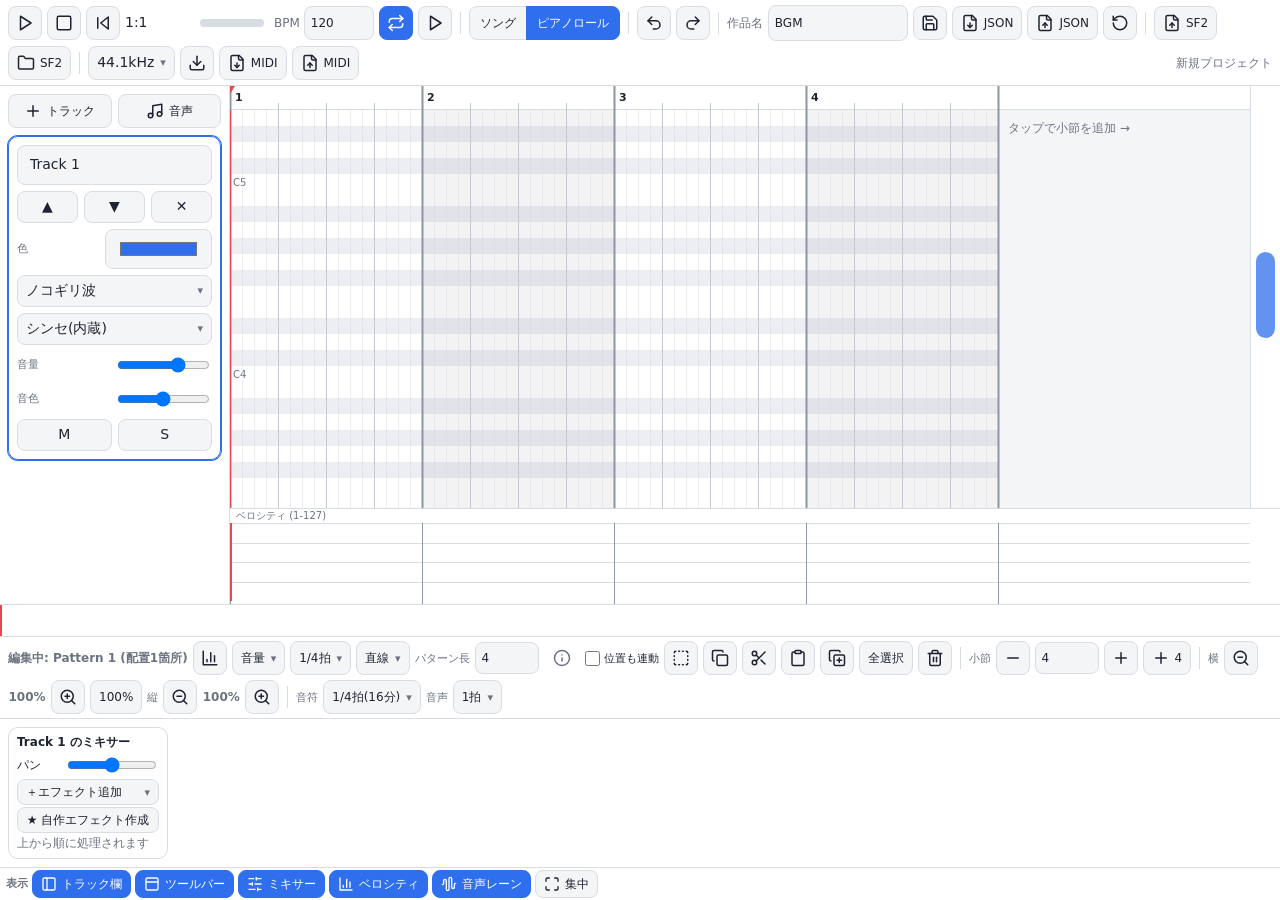
<file: index.html>
<!DOCTYPE html>
<html lang="ja">
<head>
<meta charset="utf-8">
<meta name="viewport" content="width=device-width, initial-scale=1, viewport-fit=cover">
<link rel="icon" type="image/svg+xml" href="./favicon.svg">
<link rel="apple-touch-icon" href="./favicon.svg">
<title>BGM-notpc BGM</title>
<link rel="stylesheet" href="style.css">
</head>
<body>
<!-- アイコン: Lucide (https://lucide.dev, ISC License) をインラインSVGとして埋め込み。外部ファイル・通信は不要 -->
<svg width="0" height="0" style="position:absolute" aria-hidden="true" focusable="false"><defs>
<symbol id="i-play" viewBox="0 0 24 24"><polygon points="6 3 20 12 6 21 6 3"/></symbol>
<symbol id="i-pause" viewBox="0 0 24 24"><rect x="14" y="4" width="4" height="16" rx="1"/><rect x="6" y="4" width="4" height="16" rx="1"/></symbol>
<symbol id="i-square" viewBox="0 0 24 24"><rect width="18" height="18" x="3" y="3" rx="2"/></symbol>
<symbol id="i-skip-back" viewBox="0 0 24 24"><polygon points="19 20 9 12 19 4 19 20"/><line x1="5" x2="5" y1="19" y2="5"/></symbol>
<symbol id="i-repeat" viewBox="0 0 24 24"><path d="m17 2 4 4-4 4"/><path d="M3 11v-1a4 4 0 0 1 4-4h14"/><path d="m7 22-4-4 4-4"/><path d="M21 13v1a4 4 0 0 1-4 4H3"/></symbol>
<symbol id="i-undo" viewBox="0 0 24 24"><path d="M9 14 4 9l5-5"/><path d="M4 9h10.5a5.5 5.5 0 0 1 5.5 5.5a5.5 5.5 0 0 1-5.5 5.5H11"/></symbol>
<symbol id="i-redo" viewBox="0 0 24 24"><path d="m15 14 5-5-5-5"/><path d="M20 9H9.5A5.5 5.5 0 0 0 4 14.5A5.5 5.5 0 0 0 9.5 20H13"/></symbol>
<symbol id="i-save" viewBox="0 0 24 24"><path d="M15.2 3a2 2 0 0 1 1.4.6l3.8 3.8a2 2 0 0 1 .6 1.4V19a2 2 0 0 1-2 2H5a2 2 0 0 1-2-2V5a2 2 0 0 1 2-2z"/><path d="M17 21v-7a1 1 0 0 0-1-1H8a1 1 0 0 0-1 1v7"/><path d="M7 3v4a1 1 0 0 0 1 1h7"/></symbol>
<symbol id="i-download" viewBox="0 0 24 24"><path d="M21 15v4a2 2 0 0 1-2 2H5a2 2 0 0 1-2-2v-4"/><polyline points="7 10 12 15 17 10"/><line x1="12" x2="12" y1="15" y2="3"/></symbol>
<symbol id="i-file-down" viewBox="0 0 24 24"><path d="M15 2H6a2 2 0 0 0-2 2v16a2 2 0 0 0 2 2h12a2 2 0 0 0 2-2V7Z"/><path d="M14 2v4a2 2 0 0 0 2 2h4"/><path d="M12 18v-6"/><path d="m9 15 3 3 3-3"/></symbol>
<symbol id="i-file-up" viewBox="0 0 24 24"><path d="M15 2H6a2 2 0 0 0-2 2v16a2 2 0 0 0 2 2h12a2 2 0 0 0 2-2V7Z"/><path d="M14 2v4a2 2 0 0 0 2 2h4"/><path d="M12 12v6"/><path d="m15 15-3-3-3 3"/></symbol>
<symbol id="i-reset" viewBox="0 0 24 24"><path d="M3 12a9 9 0 1 0 9-9 9.75 9.75 0 0 0-6.74 2.74L3 8"/><path d="M3 3v5h5"/></symbol>
<symbol id="i-folder" viewBox="0 0 24 24"><path d="M20 20a2 2 0 0 0 2-2V8a2 2 0 0 0-2-2h-7.9a2 2 0 0 1-1.69-.9L9.6 3.9A2 2 0 0 0 7.93 3H4a2 2 0 0 0-2 2v13a2 2 0 0 0 2 2Z"/></symbol>
<symbol id="i-music" viewBox="0 0 24 24"><path d="M9 18V5l12-2v13"/><circle cx="6" cy="18" r="3"/><circle cx="18" cy="16" r="3"/></symbol>
<symbol id="i-plus" viewBox="0 0 24 24"><path d="M5 12h14"/><path d="M12 5v14"/></symbol>
<symbol id="i-minus" viewBox="0 0 24 24"><path d="M5 12h14"/></symbol>
<symbol id="i-trash" viewBox="0 0 24 24"><path d="M3 6h18"/><path d="M19 6v14c0 1-1 2-2 2H7c-1 0-2-1-2-2V6"/><path d="M8 6V4c0-1 1-2 2-2h4c1 0 2 1 2 2v2"/><line x1="10" x2="10" y1="11" y2="17"/><line x1="14" x2="14" y1="11" y2="17"/></symbol>
<symbol id="i-copy" viewBox="0 0 24 24"><rect width="14" height="14" x="8" y="8" rx="2" ry="2"/><path d="M4 16c-1.1 0-2-.9-2-2V4c0-1.1.9-2 2-2h10c1.1 0 2 .9 2 2"/></symbol>
<symbol id="i-copy-plus" viewBox="0 0 24 24"><line x1="15" x2="15" y1="12" y2="18"/><line x1="12" x2="18" y1="15" y2="15"/><rect width="14" height="14" x="8" y="8" rx="2" ry="2"/><path d="M4 16c-1.1 0-2-.9-2-2V4c0-1.1.9-2 2-2h10c1.1 0 2 .9 2 2"/></symbol>
<symbol id="i-scissors" viewBox="0 0 24 24"><circle cx="6" cy="6" r="3"/><path d="M8.12 8.12 12 12"/><path d="M20 4 8.12 15.88"/><circle cx="6" cy="18" r="3"/><path d="M14.8 14.8 20 20"/></symbol>
<symbol id="i-clipboard" viewBox="0 0 24 24"><rect width="8" height="4" x="8" y="2" rx="1" ry="1"/><path d="M16 4h2a2 2 0 0 1 2 2v14a2 2 0 0 1-2 2H6a2 2 0 0 1-2-2V6a2 2 0 0 1 2-2h2"/></symbol>
<symbol id="i-box-select" viewBox="0 0 24 24"><path d="M5 3a2 2 0 0 0-2 2"/><path d="M19 3a2 2 0 0 1 2 2"/><path d="M21 19a2 2 0 0 1-2 2"/><path d="M5 21a2 2 0 0 1-2-2"/><path d="M9 3h1"/><path d="M9 21h1"/><path d="M14 3h1"/><path d="M14 21h1"/><path d="M3 9v1"/><path d="M21 9v1"/><path d="M3 14v1"/><path d="M21 14v1"/></symbol>
<symbol id="i-zoom-in" viewBox="0 0 24 24"><circle cx="11" cy="11" r="8"/><line x1="21" x2="16.65" y1="21" y2="16.65"/><line x1="11" x2="11" y1="8" y2="14"/><line x1="8" x2="14" y1="11" y2="11"/></symbol>
<symbol id="i-zoom-out" viewBox="0 0 24 24"><circle cx="11" cy="11" r="8"/><line x1="21" x2="16.65" y1="21" y2="16.65"/><line x1="8" x2="14" y1="11" y2="11"/></symbol>
<symbol id="i-panel-left" viewBox="0 0 24 24"><rect width="18" height="18" x="3" y="3" rx="2"/><path d="M9 3v18"/></symbol>
<symbol id="i-panel-top" viewBox="0 0 24 24"><rect width="18" height="18" x="3" y="3" rx="2"/><path d="M3 9h18"/></symbol>
<symbol id="i-sliders" viewBox="0 0 24 24"><line x1="21" x2="14" y1="4" y2="4"/><line x1="10" x2="3" y1="4" y2="4"/><line x1="21" x2="12" y1="12" y2="12"/><line x1="8" x2="3" y1="12" y2="12"/><line x1="21" x2="16" y1="20" y2="20"/><line x1="12" x2="3" y1="20" y2="20"/><line x1="14" x2="14" y1="2" y2="6"/><line x1="8" x2="8" y1="10" y2="14"/><line x1="16" x2="16" y1="18" y2="22"/></symbol>
<symbol id="i-chart" viewBox="0 0 24 24"><path d="M3 3v18h18"/><path d="M18 17V9"/><path d="M13 17V5"/><path d="M8 17v-3"/></symbol>
<symbol id="i-waveform" viewBox="0 0 24 24"><path d="M2 13a2 2 0 0 0 2-2V7a2 2 0 0 1 4 0v13a2 2 0 0 0 4 0V4a2 2 0 0 1 4 0v13a2 2 0 0 0 4 0v-4a2 2 0 0 1 2-2"/></symbol>
<symbol id="i-maximize" viewBox="0 0 24 24"><path d="M8 3H5a2 2 0 0 0-2 2v3"/><path d="M21 8V5a2 2 0 0 0-2-2h-3"/><path d="M3 16v3a2 2 0 0 0 2 2h3"/><path d="M16 21h3a2 2 0 0 0 2-2v-3"/></symbol>
<symbol id="i-info" viewBox="0 0 24 24"><circle cx="12" cy="12" r="10"/><path d="M12 16v-4"/><path d="M12 8h.01"/></symbol>
<symbol id="i-eraser" viewBox="0 0 24 24"><path d="m7 21-4.3-4.3c-1-1-1-2.5 0-3.4l9.6-9.6c1-1 2.5-1 3.4 0l5.6 5.6c1 1 1 2.5 0 3.4L13 21"/><path d="M22 21H7"/><path d="m5 11 9 9"/></symbol>
<symbol id="i-ruler" viewBox="0 0 24 24"><path d="M21.3 15.3a2.4 2.4 0 0 1 0 3.4l-2.6 2.6a2.4 2.4 0 0 1-3.4 0L2.7 8.7a2.41 2.41 0 0 1 0-3.4l2.6-2.6a2.41 2.41 0 0 1 3.4 0Z"/><path d="m14.5 12.5 2-2"/><path d="m11.5 9.5 2-2"/><path d="m8.5 6.5 2-2"/><path d="m17.5 15.5 2-2"/></symbol>
<symbol id="i-move-h" viewBox="0 0 24 24"><polyline points="18 8 22 12 18 16"/><polyline points="6 8 2 12 6 16"/><line x1="2" x2="22" y1="12" y2="12"/></symbol>
</defs></svg>
<header>
<button id="play" class="ib sq" data-tip="再生 / 一時停止" data-key="Space" aria-label="再生 / 一時停止" data-toggle="1"><svg class="ic" aria-hidden="true"><use href="#i-play"/></svg></button><button id="stop" class="ib sq" data-tip="停止(先頭へ戻る)" aria-label="停止(先頭へ戻る)"><svg class="ic" aria-hidden="true"><use href="#i-square"/></svg></button><button id="rew" class="ib sq" data-tip="先頭へ戻る" aria-label="先頭へ戻る"><svg class="ic" aria-hidden="true"><use href="#i-skip-back"/></svg></button>
<span id="pos" data-tip="再生位置(小節:拍)">1:1</span>
<span id="mtw" data-tip="マスター出力レベル(赤くなるとクリップ)" style="display:inline-block;width:64px;height:8px;background:var(--line);border-radius:4px;overflow:hidden"><i id="mt" style="display:block;height:100%;width:0;background:var(--acc)"></i></span><b id="clip" style="color:#e5484d;font-size:12px;cursor:pointer" data-tip="クリックで解除"></b>
<label class="hl">BPM <input id="bpm" type="number" min="40" max="240" value="120" aria-label="BPM"></label>
<button id="loop" class="ib sq on" data-tip="ループ再生" aria-label="ループ再生" data-toggle="1"><svg class="ic" aria-hidden="true"><use href="#i-repeat"/></svg></button><button id="blockPlay" class="ib sq" data-tip="選択中のソングブロックだけ再生" aria-label="ブロック内を再生"><svg class="ic" aria-hidden="true"><use href="#i-play"/></svg></button><span class="sep"></span>
<span class="seg"><button id="vSong" data-tip="ソング画面(曲全体の配置)" aria-label="ソング画面">ソング</button><button id="vRoll" class="on" data-tip="ピアノロール画面(音符の編集)" aria-label="ピアノロール画面">ピアノロール</button></span><span class="sep"></span>
<button id="undo" class="ib sq" data-tip="元に戻す" data-key="Ctrl/⌘+Z" aria-label="元に戻す"><svg class="ic" aria-hidden="true"><use href="#i-undo"/></svg></button><button id="redo" class="ib sq" data-tip="やり直す" data-key="Ctrl/⌘+Shift+Z" aria-label="やり直す"><svg class="ic" aria-hidden="true"><use href="#i-redo"/></svg></button><span class="sep"></span>
<label class="hl" style="display:flex;align-items:center;gap:5px">作品名 <input id="projectName" type="text" value="BGM" maxlength="100" style="width:140px;min-height:36px" aria-label="作品名"></label><button id="save" class="ib sq" data-tip="プロジェクトを保存(ブラウザ内)" aria-label="プロジェクトを保存(ブラウザ内)"><svg class="ic" aria-hidden="true"><use href="#i-save"/></svg></button><button id="exp" class="ib lbl" data-tip="プロジェクトをJSONで書き出す" aria-label="プロジェクトをJSONで書き出す"><svg class="ic" aria-hidden="true"><use href="#i-file-down"/></svg><span class="lb">JSON</span></button><button id="imp" class="ib lbl" data-tip="プロジェクトをJSONから読み込む" aria-label="プロジェクトをJSONから読み込む"><svg class="ic" aria-hidden="true"><use href="#i-file-up"/></svg><span class="lb">JSON</span></button><button id="reset" class="ib sq danger" data-tip="プロジェクトをリセット(初期状態に戻す)" aria-label="プロジェクトをリセット(初期状態に戻す)"><svg class="ic" aria-hidden="true"><use href="#i-reset"/></svg></button><span class="sep"></span>
<button id="sf2b" class="ib lbl" data-tip="SF2音源ファイルを読み込む(複数可)" aria-label="SF2音源ファイルを読み込む(複数可)"><svg class="ic" aria-hidden="true"><use href="#i-file-up"/></svg><span class="lb">SF2</span></button><button id="sflB" class="ib lbl" data-tip="SF2ライブラリを開く" aria-label="SF2ライブラリを開く"><svg class="ic" aria-hidden="true"><use href="#i-folder"/></svg><span class="lb">SF2</span></button><span class="sep"></span>
<select id="sr" aria-label="サンプルレート" data-tip="サンプルレート(書き出し用)"><option value="44100">44.1kHz</option><option value="48000">48kHz</option></select><button id="wav" class="ib sq" data-tip="ダウンロード(音声の書き出し)" aria-label="ダウンロード(音声の書き出し)"><svg class="ic" aria-hidden="true"><use href="#i-download"/></svg></button><button id="mexp" class="ib lbl" data-tip="MIDIファイルとして書き出す" aria-label="MIDIファイルとして書き出す"><svg class="ic" aria-hidden="true"><use href="#i-file-down"/></svg><span class="lb">MIDI</span></button><button id="mimp" class="ib lbl" data-tip="MIDIファイルを読み込む" aria-label="MIDIファイルを読み込む"><svg class="ic" aria-hidden="true"><use href="#i-file-up"/></svg><span class="lb">MIDI</span></button>
<span id="st">読み込み中…</span>
</header>
<main>
<aside><div class="aact"><button id="add" class="ib lbl" data-tip="トラックを追加" aria-label="トラックを追加"><svg class="ic" aria-hidden="true"><use href="#i-plus"/></svg><span class="lb">トラック</span></button><button id="addA" class="ib lbl" data-tip="音声ファイルを読み込む(SE)" aria-label="音声ファイルを読み込む(SE)"><svg class="ic" aria-hidden="true"><use href="#i-music"/></svg><span class="lb">音声</span></button></div><div id="tl"></div><div id="atl"></div></aside>
<div id="rc"><div id="rt"><div id="roll"><div id="sz"><canvas id="cv"></canvas></div></div>
<div id="vs"><div id="vsT"></div></div></div>
<div id="alw"><canvas id="al"></canvas></div>
<div id="vlw"><canvas id="vl"></canvas></div></div>
</main>
<div id="hs"><div id="hsT"></div><i id="hsP"></i></div>
<div class="bar2" id="abar" style="display:none"><b id="ainfo"></b><input id="an" style="width:110px;min-height:32px"><select id="akd"><option value="vol">音量</option><option value="pitch">ピッチ</option><option value="echo">エコー</option></select><button id="amLine">折れ線</button><button id="amCurve">曲線</button><span class="acv">滑らかさ</span><input class="acv" id="asm" type="range" min="0" max="1" step=".05" style="width:90px;min-height:24px"><span class="apt">範囲±半音</span><input class="apt" id="arng" type="number" min="1" max="48" style="width:60px;min-height:32px;padding:2px 6px"><span class="aeo">遅延(秒)</span><input class="aeo" id="atm" type="number" step=".05" min=".02" max="1" style="width:64px;min-height:32px;padding:2px 6px"><span class="aeo">フィードバック</span><input class="aeo" id="afb" type="number" step=".05" min="0" max=".85" style="width:64px;min-height:32px;padding:2px 6px"><span>長さ(小節)</span><input id="alen" type="number" min="1" max="64" style="width:60px;min-height:32px;padding:2px 6px"><label><input type="checkbox" id="asnOn" checked>スナップ</label><span>点:タップ追加 / ドラッグ移動 / 右クリックかDelete削除 / 範囲選択:選択モードかShift</span></div>
<div class="bar2" id="sgbar" style="display:none"><b>ソング</b><select id="akind"><option value="vol">音量</option><option value="pitch">ピッチ</option><option value="echo">エコー</option></select><button id="sgAT">＋オートメーショントラック</button><button id="sgDelAT">AUTOトラック削除</button><input id="pn" placeholder="パターン名" style="width:130px;min-height:32px"><input id="pc" type="color" style="width:44px;min-height:32px;padding:2px"><button id="sgOpen">ピアノロールで開く</button><button id="sgDup">複製(同じパターンを参照)</button><button id="sgCopy">独立コピー</button><button id="sgDel">ブロック削除</button><button id="sgDelP">パターン削除</button><span class="sep"></span><button id="sgRange" class="ib lbl" data-toggle="1" data-tip="再生範囲編集モード: OFF(右端ドラッグでブロック幅と再生範囲を同時に変更)" aria-label="再生範囲編集モード"><svg class="ic" aria-hidden="true"><use href="#i-ruler"/></svg><span class="lb">再生範囲</span></button><button id="sgSizes" class="ib lbl" data-tip="選択ブロックの長さ・再生範囲を数値で編集" aria-label="ブロック長と再生範囲を編集"><svg class="ic" aria-hidden="true"><use href="#i-move-h"/></svg><span class="lb">幅・範囲</span></button><span class="sl">スナップ</span><select id="sgSnap" aria-label="ブロックのスナップ" data-dd-search="0" data-tip="ブロックの移動・幅・範囲のスナップ(なし=自由に細かく)"><option value="4" selected>1小節</option><option value="1">1拍</option><option value="0.25">1/16</option><option value="0">なし</option></select><span class="ib sq hint" tabindex="0" role="img" aria-label="操作のヒント" data-tip="空きマスをタップ:新規 / ダブルタップ:開く / 右端ドラッグ:ブロック長と再生範囲を変更 / 長押し・右クリック:メニュー / 「再生範囲」ON:オレンジの取っ手で再生範囲のみ変更"><svg class="ic" aria-hidden="true"><use href="#i-info"/></svg></span></div>
<div class="bar2"><b id="pinfo"></b><button id="patAuto" class="ib sq" data-tip="編集中のブロックのオートメーションを描く" aria-label="ブロック内オートメーション"><svg class="ic" aria-hidden="true"><use href="#i-chart"/></svg></button><select id="patAutoKind" aria-label="オートメーションの種類" style="display:none;min-height:32px;padding:2px 6px"><option value="vol">音量</option><option value="pitch">ピッチ</option><option value="echo">エコー</option></select><label id="paSnapWrap" style="display:none"><input type="checkbox" id="paSnap" checked>スナップ</label><select id="paGrid" style="display:none;width:70px" aria-label="点の間隔"><option value="0.25">1/4拍</option><option value="0.5">1/2拍</option><option value="1">1拍</option></select><select id="paShape" style="display:none;width:76px" aria-label="補間方式"><option value="line">直線</option><option value="step">段階</option><option value="smooth">曲線</option></select><label id="paTimeWrap" style="display:none">時間 <input id="paTime" type="number" min="0" step="0.25" style="width:66px"></label><label id="paValueWrap" style="display:none">値 <input id="paValue" type="number" step="0.05" style="width:66px"></label><button id="paDelete" style="display:none" class="ib sq" aria-label="制御点を削除">×</button><button id="paCopy" style="display:none" class="ib sq" aria-label="制御点をコピー">コピー</button><button id="paPaste" style="display:none" class="ib sq" aria-label="制御点を貼り付け">貼付</button><span class="sl">パターン長</span><input id="plen" type="number" min="1" max="64" style="width:64px;min-height:32px;padding:2px 6px"><span class="ib sq hint" tabindex="0" role="img" aria-label="操作のヒント" data-tip="タップ:音符を追加 → もう一度タップ:削除(「消去」でON/OFF) / ドラッグ:移動 / 右端ドラッグ:長さ変更 / 範囲選択:選択モードかShift+ドラッグ / スマホ: 空き領域のドラッグでスクロール・2本指でズーム"><svg class="ic" aria-hidden="true"><use href="#i-info"/></svg></span><label class="range-resize-mode" data-tip="OFF: 音符の開始位置を固定して長さだけ変更 / ON: 開始位置も連動して変更"><input type="checkbox" id="rangeResizeMove" aria-label="長さ変更時に位置も連動">位置も連動</label><button id="mdsel" class="ib sq" data-tip="選択モード(ドラッグで範囲選択)" aria-label="選択モード(ドラッグで範囲選択)" data-toggle="1"><svg class="ic" aria-hidden="true"><use href="#i-box-select"/></svg></button><button id="cp" class="ib sq" data-tip="コピー" data-key="Ctrl/⌘+C" aria-label="コピー"><svg class="ic" aria-hidden="true"><use href="#i-copy"/></svg></button><button id="ct" class="ib sq" data-tip="切り取り" data-key="Ctrl/⌘+X" aria-label="切り取り"><svg class="ic" aria-hidden="true"><use href="#i-scissors"/></svg></button><button id="pst" class="ib sq" data-tip="貼り付け(再生位置へ)" data-key="Ctrl/⌘+V" aria-label="貼り付け(再生位置へ)"><svg class="ic" aria-hidden="true"><use href="#i-clipboard"/></svg></button><button id="dup" class="ib sq" data-tip="複製(選択を直後に)" data-key="Ctrl/⌘+D" aria-label="複製(選択を直後に)"><svg class="ic" aria-hidden="true"><use href="#i-copy-plus"/></svg></button><button id="sall" class="ib lbl" data-tip="すべて選択" data-key="Ctrl/⌘+A" aria-label="すべて選択"><span class="lb">全選択</span></button><button id="del" class="ib sq danger" data-tip="選択項目を削除(音符 / ブロック / クリップ)" data-key="Delete" aria-label="選択項目を削除(音符 / ブロック / クリップ)"><svg class="ic" aria-hidden="true"><use href="#i-trash"/></svg></button><span class="sep"></span><span class="sl">小節</span><button id="bm" class="ib sq" data-tip="小節数を1減らす" aria-label="小節数を1減らす"><svg class="ic" aria-hidden="true"><use href="#i-minus"/></svg></button><input id="bars" type="number" min="1" max="256" value="4"><button id="bp" class="ib sq" data-tip="小節数を1増やす" aria-label="小節数を1増やす"><svg class="ic" aria-hidden="true"><use href="#i-plus"/></svg></button><button id="bp4" class="ib lbl" data-tip="小節数を4増やす" aria-label="小節数を4増やす"><svg class="ic" aria-hidden="true"><use href="#i-plus"/></svg><span class="lb">4</span></button><span class="sep"></span><span class="sl">横</span><button id="zhm" class="ib sq" data-tip="横ズーム縮小" data-key="Ctrl+ホイール" aria-label="横ズーム縮小"><svg class="ic" aria-hidden="true"><use href="#i-zoom-out"/></svg></button><b id="zhl" class="zv">100%</b><button id="zhp" class="ib sq" data-tip="横ズーム拡大" data-key="Ctrl+ホイール" aria-label="横ズーム拡大"><svg class="ic" aria-hidden="true"><use href="#i-zoom-in"/></svg></button><button id="zhr" class="ib lbl" data-tip="横ズームを100%に戻す" aria-label="横ズームを100%に戻す"><span class="lb">100%</span></button><span class="sl">縦</span><button id="zvm" class="ib sq" data-tip="縦ズーム縮小" aria-label="縦ズーム縮小"><svg class="ic" aria-hidden="true"><use href="#i-zoom-out"/></svg></button><b id="zvl" class="zv">100%</b><button id="zvp" class="ib sq" data-tip="縦ズーム拡大" aria-label="縦ズーム拡大"><svg class="ic" aria-hidden="true"><use href="#i-zoom-in"/></svg></button><span class="sep"></span><span class="sl">音符</span><select id="grid" aria-label="音符スナップ" data-tip="音符スナップ(細かさ)"><option value="1">1拍(4分)</option><option value="0.5">1/2拍(8分)</option><option value="0.25" selected>1/4拍(16分)</option><option value="0.125">1/8拍(32分)</option><option value="0.0625">1/16拍(64分)</option><option value="0.3333333333333333">3連(1/3拍)</option><option value="0.16666666666666666">3連(1/6拍)</option><option value="0.01">ほぼ自由</option></select><span class="sl">音声</span><select id="asn" aria-label="音声スナップ" data-tip="音声クリップのスナップ"><option value="4">1小節</option><option value="1" selected>1拍</option><option value="0.25">1/16</option><option value="0">なし</option></select><span id="info"></span></div>
<div id="mx"></div>
<div id="dock"><b style="font-size:11px;color:var(--mut);align-self:center;white-space:nowrap">表示</b><button class="ib lbl" data-pn="tr" data-toggle="1" data-tip="トラック欄の表示 / 非表示" aria-label="トラック欄の表示 / 非表示"><svg class="ic" aria-hidden="true"><use href="#i-panel-left"/></svg><span class="lb">トラック欄</span></button><button class="ib lbl" data-pn="tb" data-toggle="1" data-tip="編集ツールバーの表示 / 非表示" aria-label="編集ツールバーの表示 / 非表示"><svg class="ic" aria-hidden="true"><use href="#i-panel-top"/></svg><span class="lb">ツールバー</span></button><button class="ib lbl" data-pn="mx" data-toggle="1" data-tip="ミキサーの表示 / 非表示" aria-label="ミキサーの表示 / 非表示"><svg class="ic" aria-hidden="true"><use href="#i-sliders"/></svg><span class="lb">ミキサー</span></button><button class="ib lbl" data-pn="vl" data-toggle="1" data-tip="ベロシティの表示 / 非表示" aria-label="ベロシティの表示 / 非表示"><svg class="ic" aria-hidden="true"><use href="#i-chart"/></svg><span class="lb">ベロシティ</span></button><button class="ib lbl" data-pn="al" data-toggle="1" data-tip="音声レーンの表示 / 非表示" aria-label="音声レーンの表示 / 非表示"><svg class="ic" aria-hidden="true"><use href="#i-waveform"/></svg><span class="lb">音声レーン</span></button><button id="pnFocus" class="ib lbl" data-toggle="1" data-tip="すべてのパネルをしまう(集中)" aria-label="すべてのパネルをしまう"><svg class="ic" aria-hidden="true"><use href="#i-maximize"/></svg><span class="lb">集中</span></button></div>
<input type="file" id="file" accept=".json" hidden>
<input type="file" id="sf2f" accept=".sf2,.sf3" multiple hidden>
<input type="file" id="midf" accept=".mid,.midi" hidden>
<div id="sbpo" hidden><div class="xdlg" role="dialog" aria-modal="true" aria-labelledby="sbTtl"><h2 id="sbTtl">ブロックの長さ・再生範囲</h2>
 <div id="sbName" style="font-weight:bold"></div>
 <label>ブロック長(拍) — ブロックの長さと実際の再生範囲を変更<span class="xr"><input type="range" id="sbWs" min="0.5" step="0.25" aria-label="ブロック長"><input type="number" id="sbW" min="0.5" step="0.25" aria-label="ブロック長(拍)"></span></label>
 <label>再生範囲(拍) — 実際に再生される長さ<span class="xr"><input type="number" id="sbR" min="0.25" step="0.25" aria-label="再生範囲(拍)"><span id="sbRb" style="font-size:12px;color:var(--mut)"></span></span></label>
 <div id="sbInfo"></div>
 <div class="xb" style="justify-content:flex-start"><button id="sbFit">ブロック長を再生範囲に合わせる</button><button id="sbReset">ブロック長を初期値に戻す</button></div>
 <div id="sbMsg" role="status" aria-live="polite"></div>
 <div class="xb"><button id="sbClose" class="pri">閉じる</button></div></div></div>
<div id="sepo" hidden><div class="xdlg" role="dialog" aria-modal="true" aria-labelledby="seTtl"><h2 id="seTtl">SEの編集</h2>
 <div style="display:grid;gap:2px"><b id="seName"></b><span id="seFile" style="font-size:11px;color:var(--mut)"></span></div>
 <canvas id="seCv" style="width:100%;height:70px;border:1px solid var(--line);border-radius:8px;background:var(--bg)"></canvas>
 <label>音量(このSEだけ・0〜100%)<span class="xr"><input type="range" id="seVol" min="0" max="100" step="1" aria-label="SEの音量"><input type="number" id="seVolN" min="0" max="100" step="1" aria-label="SEの音量(%)"><span>%</span></span></label>
 <label>開始位置(秒)<span class="xr"><input type="range" id="seS" step="0.01" aria-label="開始位置"><input type="number" id="seSN" step="0.01" aria-label="開始位置(秒)"></span></label>
 <label>終了位置(秒)<span class="xr"><input type="range" id="seE" step="0.01" aria-label="終了位置"><input type="number" id="seEN" step="0.01" aria-label="終了位置(秒)"></span></label>
 <div id="seInfo"></div>
 <div class="xr"><button id="sePrev">▶ 試聴</button><div class="xbar" id="seBar" style="flex:1"><i></i></div></div>
 <div id="seMsg" role="status" aria-live="polite"></div>
 <div class="xb"><button id="seRst">初期値に戻す</button><button id="seClose" class="pri">閉じる</button></div></div></div>
<div id="xpo" hidden><div class="xdlg" role="dialog" aria-modal="true" aria-labelledby="xTtl"><h2 id="xTtl">ダウンロード(音声の書き出し)</h2>
 <label>ファイル名<span class="xr"><input id="xName" maxlength="100" autocomplete="off" spellcheck="false"><span class="xext" id="xExt">.wav</span></span></label>
 <label>出力形式<select id="xFmt" data-dd-search="0" aria-label="出力形式"></select><span id="xFmtNote" style="font-size:11px"></span></label>
 <label>サンプルレート<select id="xSr" data-dd-search="0" aria-label="サンプルレート"><option value="44100">44.1kHz</option><option value="48000">48kHz</option></select></label>
 <label>全体音量(書き出す音声にだけ適用。DAW内のトラック音量・ミキサーは変わりません)<span class="xr"><input type="range" id="xVol" min="0" max="200" step="1" value="100" aria-label="全体音量"><input type="number" id="xVolN" min="0" max="200" step="1" value="100" aria-label="全体音量(%)"><span>%</span></span></label>
 <div><div class="xr"><button id="xPrev">▶ プレビュー</button><div class="xbar" id="xBar" style="flex:1"><i></i></div></div></div>
 <div id="xMsg" role="status" aria-live="polite"></div>
 <div class="xb"><button id="xCancel">キャンセル</button><button id="xGo" class="pri">ダウンロード</button></div></div></div>
<div id="sfl" hidden>
 <div class="sflt"><b>♪ SF2ライブラリ</b><button id="sflAdd">SF2追加(複数可)</button><button id="sflNewF">フォルダー作成</button>
  <input id="sflQ" placeholder="検索(音色名・SF2名・フォルダー名)" style="width:210px"><select id="sflOrd"><option value="name">名前順</option><option value="folder">フォルダー順(作成順)</option></select>
  <label><input type="checkbox" id="sflFav">★のみ</label><label title="追加するSF2のコピーをこのブラウザ内に保存します(次回から再選択不要)"><input type="checkbox" id="sflAuto" checked>追加時にブラウザへ保存</label>
  <label>設定先トラック<select id="sflTgt"></select></label><button id="sflClose">閉じる</button></div>
 <div class="sflm"><div id="sflL"></div><div id="sflR"></div></div>
 <div id="sflLog"></div><div id="sflInfo" style="padding:3px 10px;font-size:11px;color:var(--mut);background:var(--panel)"></div></div>
<input type="file" id="fsF" accept=".json,application/json" hidden>
<div id="fxs" hidden>
 <div class="fxt"><b>★ 自作エフェクト</b><select id="fsSel"></select><button id="fsNew">新規</button><button id="fsDup">複製</button><button id="fsDel">削除</button>
  <input id="fsName" placeholder="エフェクト名"><button id="fsUndo">↶</button><button id="fsRedo">↷</button>
  <button id="fsAudA">試聴(音階)</button><button id="fsAudN">試聴(ノイズ)</button><button id="fsStop">■</button><button id="fsAdd">選択トラックに追加</button>
  <button id="fsExp">JSON書出</button><button id="fsImp">JSON読込</button>
  <button id="fsZm">－</button><b id="fsZl">100%</b><button id="fsZp">＋</button><button id="fsFit">全体表示</button><button id="fsClose">閉じる</button></div>
 <div class="fxm"><div id="fsPal"></div><div id="fsWs"><div id="fsWorld"><svg id="fsSvg"></svg><div id="fsNodes"></div></div></div><div id="fsIns"></div></div>
 <div id="fsMsg"></div></div>
<input type="file" id="audf" accept="audio/*,.wav,.mp3,.ogg,.m4a,.flac" hidden>
<script src="script.js"></script>
</body>
</html>
</file>
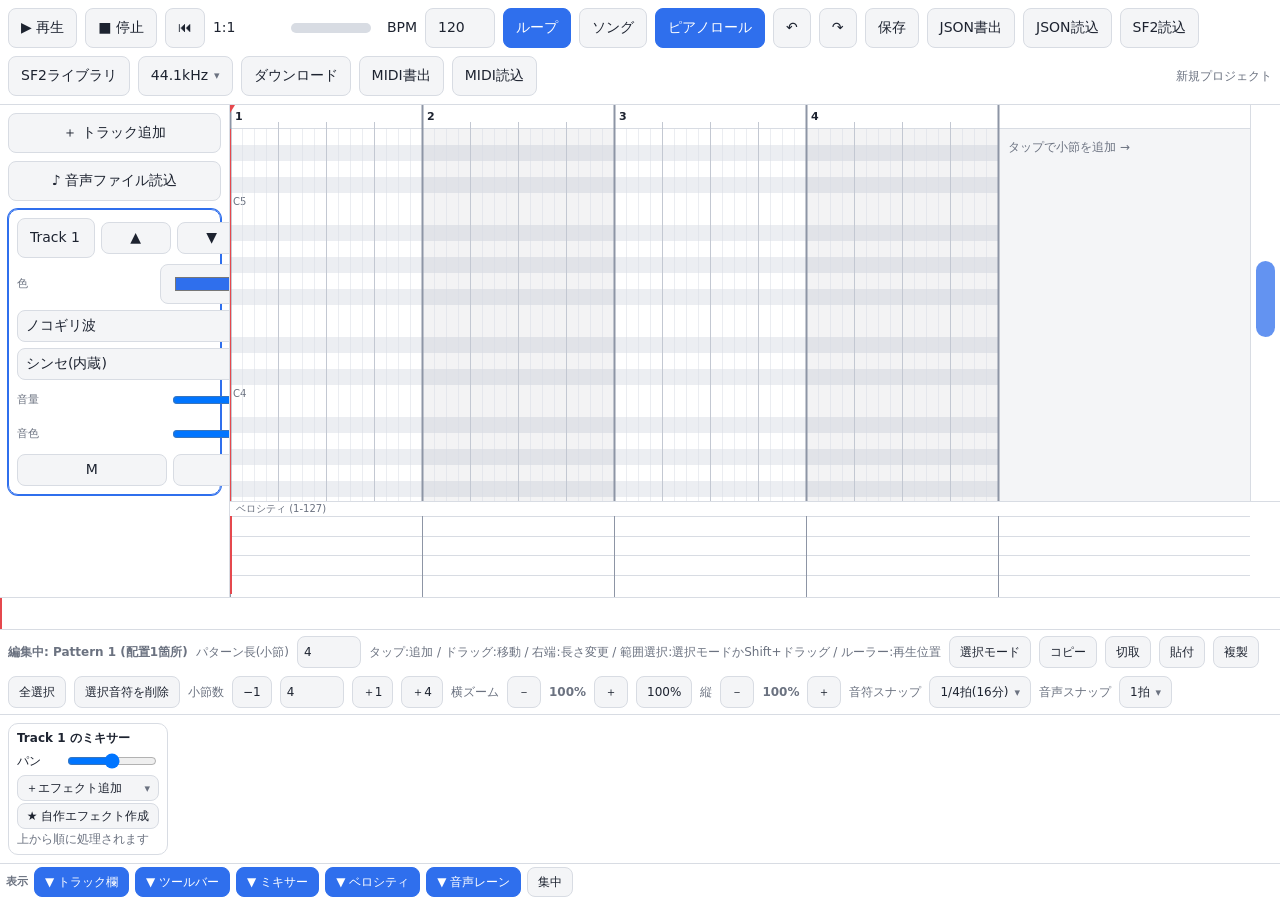
<file: BGM-notpc-icon-ready.html>
<!DOCTYPE html>
<html lang="ja">
<head>
<meta charset="utf-8">
<meta name="viewport" content="width=device-width, initial-scale=1, viewport-fit=cover">
<link rel="icon" type="image/svg+xml" href="./favicon.svg">
<link rel="apple-touch-icon" href="./favicon.svg">
<title>Browser DAW - Phase 1</title>
<style>
:root{--bg:#f4f5f7;--panel:#fff;--fg:#1d2330;--mut:#6b7280;--line:#d8dce3;--acc:#2f6fed;--note:#2f6fed;--black:#eceef2;--beat:#c3c8d2;--bar:#8d95a5;box-sizing:border-box;padding-top:env(safe-area-inset-top,0px);padding-bottom:env(safe-area-inset-bottom,0px)}
@media(prefers-color-scheme:dark){:root:not([data-theme="light"]){--bg:#14171d;--panel:#1d222b;--fg:#e6e9ef;--mut:#98a1b2;--line:#2e3542;--acc:#5b92ff;--note:#5b92ff;--black:#181c23;--beat:#3a4252;--bar:#5a6478}}
:root[data-theme="dark"]{--bg:#14171d;--panel:#1d222b;--fg:#e6e9ef;--mut:#98a1b2;--line:#2e3542;--acc:#5b92ff;--note:#5b92ff;--black:#181c23;--beat:#3a4252;--bar:#5a6478}
*{box-sizing:border-box}html,body{margin:0;height:100%}
body{background:var(--bg);color:var(--fg);font:14px/1.4 system-ui,-apple-system,"Hiragino Sans","Noto Sans JP",sans-serif;display:flex;flex-direction:column;background-color:var(--bg)}
header{display:flex;flex-wrap:wrap;gap:8px;align-items:center;padding:8px;background:var(--panel);border-bottom:1px solid var(--line)}
button,select,input{font:inherit;color:var(--fg);background:var(--bg);border:1px solid var(--line);border-radius:8px;padding:8px 12px;min-height:40px}
button{cursor:pointer}button.on{background:var(--acc);color:#fff;border-color:var(--acc)}
input[type=range]{padding:0;min-height:24px}
#bpm{width:70px}#st{color:var(--mut);margin-left:auto;font-size:12px}#pos{font-variant-numeric:tabular-nums;min-width:70px}
main{flex:1;display:flex;min-height:0}
aside{width:230px;max-width:42vw;overflow:auto;background:var(--panel);border-right:1px solid var(--line);padding:8px;flex-shrink:0}
.trk{border:1px solid var(--line);border-radius:10px;padding:8px;margin-bottom:8px;display:grid;gap:6px}
.trk.sel{border-color:var(--acc);box-shadow:0 0 0 1px var(--acc)}
.trk .r{display:flex;gap:6px;align-items:center}.trk .r>*{flex:1;min-width:0}
.trk button{padding:4px 8px;min-height:32px;flex:0 0 auto}
.trk label{font-size:11px;color:var(--mut);flex:0 0 auto}
#roll{flex:1;overflow:auto;position:relative}
canvas{display:block;touch-action:none}
#sz{position:relative}#cv{position:sticky;top:0;left:0}
#bars{width:64px;min-height:32px;padding:2px 6px}
.bar2{display:flex;gap:8px;padding:6px 8px;background:var(--panel);border-top:1px solid var(--line);align-items:center;flex-wrap:wrap;font-size:12px;color:var(--mut)}
#mx{display:flex;gap:8px;overflow:auto;padding:8px;background:var(--panel);border-top:1px solid var(--line);max-height:170px;align-items:stretch;flex-shrink:0}
.fx{border:1px solid var(--line);border-radius:10px;padding:6px 8px;min-width:160px;display:grid;gap:2px;font-size:12px;align-content:start}
.fx label{display:flex;gap:6px;align-items:center;justify-content:space-between}.fx input[type=range]{width:90px;min-height:20px}
.fx button{padding:2px 8px;min-height:26px}.fx button.on{background:var(--acc);color:#fff;border-color:var(--acc)}.fx .fv{font-size:11px;color:var(--mut);min-width:46px;text-align:right}
@media(pointer:coarse){.fx input[type=range]{width:140px;min-height:34px}.fx button{min-height:38px;min-width:38px}.fx{min-width:190px}}.fx .h{display:flex;gap:4px;align-items:center}.fx .h b{flex:1}
#rc{flex:1;display:flex;flex-direction:column;min-width:0;min-height:0}#rt{flex:1;display:flex;min-height:0}
#vlw{height:96px;flex-shrink:0;border-top:1px solid var(--line);padding-right:30px;background:var(--panel)}#vl{cursor:ns-resize;touch-action:none}
#alw{flex-shrink:0;overflow-y:auto;overflow-x:hidden;border-top:1px solid var(--line);padding-right:30px;background:var(--panel);display:none}#al{display:block;touch-action:none}
#hs{position:relative;height:32px;background:var(--panel);border-top:1px solid var(--line);flex-shrink:0;touch-action:none;user-select:none;-webkit-user-select:none}
#hsT{position:absolute;top:5px;bottom:5px;left:0;width:60px;background:var(--acc);opacity:.75;border-radius:11px;cursor:grab;touch-action:none}
#hsP{position:absolute;top:0;bottom:0;width:2px;background:#e5484d;pointer-events:none;left:0}
.bar2 button{min-height:32px;padding:2px 10px}
#vs{position:relative;width:30px;background:var(--panel);border-left:1px solid var(--line);flex-shrink:0;touch-action:none;user-select:none;-webkit-user-select:none}
#vsT{position:absolute;left:5px;right:5px;top:0;height:60px;background:var(--acc);opacity:.75;border-radius:11px;cursor:grab;touch-action:none}
body.fxopen{overflow:hidden}
#fxs{position:fixed;inset:0;z-index:60;background:var(--bg);display:flex;flex-direction:column;overscroll-behavior:contain;padding-top:env(safe-area-inset-top,0px);padding-bottom:env(safe-area-inset-bottom,0px)}
#fxs[hidden]{display:none!important}
.fxt{display:flex;flex-wrap:wrap;gap:6px;align-items:center;padding:6px 8px;background:var(--panel);border-bottom:1px solid var(--line)}
.fxt button,.fxt select,.fxt input{min-height:38px}.fxt input#fsName{width:150px}
.fxm{flex:1;display:flex;min-height:0}
#fsPal{width:150px;overflow:auto;background:var(--panel);border-right:1px solid var(--line);padding:6px;flex-shrink:0}
#fsPal b{display:block;font-size:12px;color:var(--mut);margin:8px 0 4px}#fsPal button{width:100%;margin-bottom:4px;min-height:40px;text-align:left}
#fsWs{position:relative;flex:1;overflow:hidden;touch-action:none;user-select:none;-webkit-user-select:none;background:var(--bg);background-image:radial-gradient(var(--line) 1.2px,transparent 1.2px);background-size:24px 24px}
#fsWorld{position:absolute;left:0;top:0;transform-origin:0 0;width:1px;height:1px}
#fsSvg{position:absolute;left:0;top:0;width:1px;height:1px;overflow:visible;pointer-events:none}
.eh{pointer-events:stroke;cursor:pointer}.ev{fill:none;stroke-width:3;pointer-events:none}.ev.a{stroke:var(--acc)}.ev.c{stroke:#e0902d;stroke-dasharray:6 4}.ev.sel{stroke-width:5;stroke:#e5484d}
#fsNodes{position:absolute;left:0;top:0}
.fn{position:absolute;min-width:150px;background:var(--panel);border:2px solid var(--line);border-radius:12px;box-shadow:0 2px 8px rgba(0,0,0,.18)}
.fn.sel{border-color:var(--acc)}.fn.dim{opacity:.55}.fn .fh{display:flex;align-items:center;gap:6px;padding:6px 8px;font-weight:bold;font-size:13px;cursor:grab;background:var(--black);border-radius:10px 10px 0 0}
.fn .fh span{flex:1}.fn .fdel{border:0;background:transparent;min-height:30px;min-width:30px;font-size:15px;cursor:pointer;color:var(--mut)}
.fn .fb{display:flex;justify-content:space-between;gap:10px;padding:2px 0}.fcol{display:flex;flex-direction:column}
.pt{display:flex;align-items:center;gap:6px;min-height:34px;padding:0 4px;font-size:11px;color:var(--mut);cursor:crosshair}
.pt.out{flex-direction:row-reverse}.pt i{width:20px;height:20px;border-radius:50%;border:3px solid var(--acc);background:var(--panel);flex-shrink:0}
.pt.c i{border-color:#e0902d;border-radius:5px}.pt.pend i{background:var(--acc)}.pt.c.pend i{background:#e0902d}
#fsIns{width:250px;overflow:auto;background:var(--panel);border-left:1px solid var(--line);padding:8px;flex-shrink:0;display:grid;gap:6px;align-content:start;font-size:13px}
#fsIns label{display:grid;gap:3px}#fsIns input[type=range]{width:100%;min-height:30px}#fsIns input[type=number],#fsIns input:not([type]){min-height:36px}
#fsIns .fv{font-size:11px;color:var(--mut)}#fsMsg{padding:4px 10px;font-size:12px;color:var(--mut);background:var(--panel);border-top:1px solid var(--line);min-height:26px}
@media(max-width:760px){.fxm{flex-direction:column}#fsPal{width:auto;display:flex;gap:4px;overflow-x:auto;border-right:0;border-bottom:1px solid var(--line);flex-shrink:0}#fsPal b{display:none}#fsPal button{width:auto;white-space:nowrap;margin:0}#fsIns{width:auto;max-height:36%;border-left:0;border-top:1px solid var(--line)}}
.hid{display:none!important}
#dock{display:flex;gap:6px;padding:3px 6px;background:var(--panel);border-top:1px solid var(--line);flex-shrink:0;overflow-x:auto;white-space:nowrap}
#dock button{min-height:30px;padding:2px 10px;font-size:12px;flex-shrink:0}
#sfl{position:fixed;inset:0;z-index:62;background:var(--bg);display:flex;flex-direction:column;padding-top:env(safe-area-inset-top,0px);padding-bottom:env(safe-area-inset-bottom,0px);overscroll-behavior:contain}
#sfl[hidden]{display:none!important}
.sflt{display:flex;flex-wrap:wrap;gap:6px;align-items:center;padding:6px 8px;background:var(--panel);border-bottom:1px solid var(--line)}
.sflt button,.sflt select,.sflt input:not([type=checkbox]){min-height:38px}.sflt label{display:flex;gap:4px;align-items:center;font-size:12px}
.sflm{flex:1;display:flex;min-height:0}#sflL{width:300px;overflow:auto;background:var(--panel);border-right:1px solid var(--line);padding:6px;flex-shrink:0}
#sflR{flex:1;overflow:auto;padding:8px;min-width:0}
.sfd{display:flex;align-items:center;gap:4px;padding:2px 4px;font-weight:bold;border-radius:8px;min-height:38px;cursor:pointer;margin-top:4px}.sfd>span{flex:1}.sfd.drop{outline:2px dashed var(--acc)}
.sfd button,.sff button{min-height:32px;min-width:32px;padding:0 6px}
.sff{display:flex;align-items:center;gap:4px;padding:2px 6px 2px 20px;border-radius:8px;min-height:40px;cursor:pointer;font-size:13px}
.sff.sel{background:var(--black);outline:1px solid var(--acc)}.sff>span{flex:1;min-width:0;overflow:hidden;text-overflow:ellipsis;white-space:nowrap}.sff small{color:var(--mut);font-size:10px;white-space:nowrap}
.plr{display:flex;align-items:center;gap:6px;padding:2px 4px;border-bottom:1px solid var(--line);min-height:42px}.plr .pn{flex:1;min-width:0}.plr .pm{font-size:11px;color:var(--mut)}.plr button{min-height:36px;min-width:36px}
.sfh{display:flex;flex-wrap:wrap;gap:6px;align-items:center;margin-bottom:8px}.sfh button,.sfh select{min-height:36px}
#sflLog{max-height:96px;overflow:auto;font-size:12px;padding:4px 10px;background:var(--panel);border-top:1px solid var(--line)}
#sflLog .ok{color:#2da44e}#sflLog .warn{color:#d4a017}#sflLog .err{color:#e5484d}
@media(max-width:760px){.sflm{flex-direction:column}#sflL{width:auto;max-height:42%;border-right:0;border-bottom:1px solid var(--line)}}
.dd{display:inline-block;position:relative;max-width:100%;vertical-align:middle}
.dd>button{display:flex;align-items:center;gap:6px;width:100%;text-align:left;cursor:pointer;overflow:hidden}
.dd>button .dl{flex:1;min-width:0;overflow:hidden;text-overflow:ellipsis;white-space:nowrap}
.dd>button .dc{color:var(--mut);font-size:11px;transition:transform .15s}.dd>button[aria-expanded=true] .dc{transform:rotate(180deg)}
.dd>button:disabled{opacity:.5;cursor:not-allowed}.dd>button:focus-visible{outline:2px solid var(--acc);outline-offset:1px}
.dd-native{display:none!important}
.trk .dd,.fx .dd{width:100%}.fxt .dd>button,.sflt .dd>button{min-height:38px}.sfh .dd>button{min-height:36px}
.ddp{position:fixed;z-index:200;display:flex;flex-direction:column;background:var(--panel);color:var(--fg);border:1px solid var(--line);border-radius:12px;box-shadow:0 10px 30px rgba(0,0,0,.3);opacity:0;transform:translateY(-6px) scale(.98);transform-origin:top;transition:opacity .13s ease,transform .13s ease;overflow:hidden;pointer-events:none;touch-action:pan-y}
.ddp.up{transform-origin:bottom;transform:translateY(6px) scale(.98)}.ddp.open{opacity:1;transform:none;pointer-events:auto}
.dds{padding:6px;border-bottom:1px solid var(--line)}.dds input{width:100%;min-height:38px}
.ddl{overflow:auto;flex:1;min-height:0;padding:4px;overscroll-behavior:contain;outline:none;-webkit-overflow-scrolling:touch}
.ddi,.ddg{display:flex;align-items:center;gap:6px;min-height:38px;padding:4px 8px;border-radius:8px;cursor:pointer;font-size:13px;user-select:none;-webkit-user-select:none}
.ddg{font-weight:bold;color:var(--mut)}.ddg .dtg{width:14px}.ddg small{margin-left:auto;color:var(--mut);font-size:11px;font-weight:normal}
.ddi.sel{background:var(--black)}.ddi.act,.ddg.act{background:var(--black);outline:2px solid var(--acc);outline-offset:-2px}
.ddi[aria-disabled=true]{opacity:.45;cursor:not-allowed}.ddi .dk{width:16px;color:var(--acc);font-weight:bold;flex-shrink:0}.ddi .dic{width:22px;text-align:center;flex-shrink:0}
.ddi .dt{flex:1;min-width:0;overflow:hidden;text-overflow:ellipsis}.ddi small{display:block;color:var(--mut);font-size:11px;white-space:normal}
@media(prefers-reduced-motion:reduce){.ddp,.dd>button .dc{transition:none}}
#xpo{position:fixed;inset:0;z-index:70;display:flex;align-items:center;justify-content:center;padding:12px;background:rgba(0,0,0,.55);-webkit-backdrop-filter:blur(6px);backdrop-filter:blur(6px);padding-top:max(12px,env(safe-area-inset-top,0px));padding-bottom:max(12px,env(safe-area-inset-bottom,0px))}
#xpo[hidden]{display:none!important}
.xdlg{width:min(94vw,470px);max-height:100%;overflow:auto;background:var(--panel);color:var(--fg);border:1px solid var(--line);border-radius:14px;box-shadow:0 16px 48px rgba(0,0,0,.45);padding:14px 16px;display:grid;gap:12px;overscroll-behavior:contain}
.xdlg h2{margin:0;font-size:16px}.xdlg label{display:grid;gap:4px;font-size:12px;color:var(--mut)}.xdlg .xr{display:flex;gap:8px;align-items:center}.xdlg .xr>input[type=range]{flex:1;min-height:30px}
.xdlg input:not([type=range]):not([type=checkbox]){min-height:40px;width:100%}.xdlg #xVolN{width:78px}.xdlg .xext{color:var(--mut);font-size:13px;white-space:nowrap}
.xdlg .xb{display:flex;gap:8px;justify-content:flex-end;flex-wrap:wrap}.xdlg .xb button{min-height:42px;padding:0 16px}.xdlg button.pri{background:var(--acc);color:#fff;border-color:var(--acc)}
.xbar{height:8px;border-radius:4px;background:var(--line);overflow:hidden}.xbar i{display:block;height:100%;width:0;background:var(--acc);transition:width .1s}.xbar.ind i{width:35%;animation:xind 1s ease-in-out infinite alternate}
@keyframes xind{from{margin-left:0}to{margin-left:65%}}#xMsg{font-size:12px;min-height:18px;color:var(--mut)}#xMsg.err{color:#e5484d}#xMsg.warn{color:#d4a017}#xMsg.ok{color:#2da44e}
@media(prefers-reduced-motion:reduce){.xbar.ind i{animation:none;width:100%}}
@media(max-width:640px){aside{width:160px}}
</style>
</head>
<body>
<header>
<button id="play">▶ 再生</button><button id="stop">■ 停止</button><button id="rew">⏮</button>
<span id="pos">1:1</span>
<span title="マスター出力レベル" style="display:inline-block;width:80px;height:10px;background:var(--line);border-radius:5px;overflow:hidden"><i id="mt" style="display:block;height:100%;width:0;background:var(--acc)"></i></span><b id="clip" style="color:#e5484d;font-size:12px;cursor:pointer" title="クリックで解除"></b>
BPM <input id="bpm" type="number" min="40" max="240" value="120">
<button id="loop" class="on">ループ</button>
<button id="vSong">ソング</button><button id="vRoll" class="on">ピアノロール</button><button id="undo">↶</button><button id="redo">↷</button>
<button id="save">保存</button><button id="exp">JSON書出</button><button id="imp">JSON読込</button><button id="sf2b">SF2読込</button><button id="sflB">SF2ライブラリ</button><select id="sr"><option value="44100">44.1kHz</option><option value="48000">48kHz</option></select><button id="wav">ダウンロード</button><button id="mexp">MIDI書出</button><button id="mimp">MIDI読込</button>
<span id="st">読み込み中…</span>
</header>
<main>
<aside><button id="add" style="width:100%;margin-bottom:8px">＋ トラック追加</button><button id="addA" style="width:100%;margin-bottom:8px">♪ 音声ファイル読込</button><div id="tl"></div><div id="atl"></div></aside>
<div id="rc"><div id="rt"><div id="roll"><div id="sz"><canvas id="cv"></canvas></div></div>
<div id="vs"><div id="vsT"></div></div></div>
<div id="alw"><canvas id="al"></canvas></div>
<div id="vlw"><canvas id="vl"></canvas></div></div>
</main>
<div id="hs"><div id="hsT"></div><i id="hsP"></i></div>
<div class="bar2" id="abar" style="display:none"><b id="ainfo"></b><input id="an" style="width:110px;min-height:32px"><select id="akd"><option value="vol">音量</option><option value="pitch">ピッチ</option><option value="echo">エコー</option></select><button id="amLine">折れ線</button><button id="amCurve">曲線</button><span class="acv">滑らかさ</span><input class="acv" id="asm" type="range" min="0" max="1" step=".05" style="width:90px;min-height:24px"><span class="apt">範囲±半音</span><input class="apt" id="arng" type="number" min="1" max="48" style="width:60px;min-height:32px;padding:2px 6px"><span class="aeo">遅延(秒)</span><input class="aeo" id="atm" type="number" step=".05" min=".02" max="1" style="width:64px;min-height:32px;padding:2px 6px"><span class="aeo">フィードバック</span><input class="aeo" id="afb" type="number" step=".05" min="0" max=".85" style="width:64px;min-height:32px;padding:2px 6px"><span>長さ(小節)</span><input id="alen" type="number" min="1" max="64" style="width:60px;min-height:32px;padding:2px 6px"><label><input type="checkbox" id="asnOn" checked>スナップ</label><span>点:タップ追加 / ドラッグ移動 / 右クリックかDelete削除 / 範囲選択:選択モードかShift</span></div>
<div class="bar2" id="sgbar" style="display:none"><b>ソング</b><select id="akind"><option value="vol">音量</option><option value="pitch">ピッチ</option><option value="echo">エコー</option></select><button id="sgAT">＋オートメーショントラック</button><button id="sgDelAT">AUTOトラック削除</button><input id="pn" placeholder="パターン名" style="width:130px;min-height:32px"><input id="pc" type="color" style="width:44px;min-height:32px;padding:2px"><button id="sgOpen">ピアノロールで開く</button><button id="sgDup">複製(同じパターンを参照)</button><button id="sgCopy">独立コピー</button><button id="sgDel">ブロック削除</button><button id="sgDelP">パターン削除</button><span>空きマスをタップ:新規 / ダブルタップ:開く / 右端:長さ(小節単位)</span></div>
<div class="bar2"><b id="pinfo"></b><span>パターン長(小節)</span><input id="plen" type="number" min="1" max="64" style="width:64px;min-height:32px;padding:2px 6px"><span>タップ:追加 / ドラッグ:移動 / 右端:長さ変更 / 範囲選択:選択モードかShift+ドラッグ / ルーラー:再生位置</span><button id="mdsel">選択モード</button><button id="cp">コピー</button><button id="ct">切取</button><button id="pst">貼付</button><button id="dup" title="Ctrl/Cmd+D">複製</button><button id="sall">全選択</button><button id="del">選択音符を削除</button><span>小節数</span><button id="bm" style="min-height:32px;padding:2px 10px">−1</button><input id="bars" type="number" min="1" max="256" value="4"><button id="bp" style="min-height:32px;padding:2px 10px">＋1</button><button id="bp4" style="min-height:32px;padding:2px 10px">＋4</button><span>横ズーム</span><button id="zhm">－</button><b id="zhl">100%</b><button id="zhp">＋</button><button id="zhr">100%</button><span>縦</span><button id="zvm">－</button><b id="zvl">100%</b><button id="zvp">＋</button><span>音符スナップ</span><select id="grid"><option value="1">1拍(4分)</option><option value="0.5">1/2拍(8分)</option><option value="0.25" selected>1/4拍(16分)</option><option value="0.125">1/8拍(32分)</option><option value="0.0625">1/16拍(64分)</option><option value="0.3333333333333333">3連(1/3拍)</option><option value="0.16666666666666666">3連(1/6拍)</option><option value="0.01">ほぼ自由</option></select><span>音声スナップ</span><select id="asn"><option value="4">1小節</option><option value="1" selected>1拍</option><option value="0.25">1/16</option><option value="0">なし</option></select><span id="info"></span></div>
<div id="mx"></div>
<div id="dock"><b style="font-size:11px;color:var(--mut);align-self:center;white-space:nowrap">表示</b><button data-pn="tr">トラック欄</button><button data-pn="tb">ツールバー</button><button data-pn="mx">ミキサー</button><button data-pn="vl">ベロシティ</button><button data-pn="al">音声レーン</button><button id="pnFocus" title="すべてしまう / 元に戻す">集中</button></div>
<input type="file" id="file" accept=".json" hidden>
<input type="file" id="sf2f" accept=".sf2,.sf3" multiple hidden>
<input type="file" id="midf" accept=".mid,.midi" hidden>
<div id="xpo" hidden><div class="xdlg" role="dialog" aria-modal="true" aria-labelledby="xTtl"><h2 id="xTtl">ダウンロード(音声の書き出し)</h2>
 <label>ファイル名<span class="xr"><input id="xName" maxlength="100" autocomplete="off" spellcheck="false"><span class="xext" id="xExt">.wav</span></span></label>
 <label>出力形式<select id="xFmt" data-dd-search="0" aria-label="出力形式"></select><span id="xFmtNote" style="font-size:11px"></span></label>
 <label>サンプルレート<select id="xSr" data-dd-search="0" aria-label="サンプルレート"><option value="44100">44.1kHz</option><option value="48000">48kHz</option></select></label>
 <label>全体音量(書き出す音声にだけ適用。DAW内のトラック音量・ミキサーは変わりません)<span class="xr"><input type="range" id="xVol" min="0" max="200" step="1" value="100" aria-label="全体音量"><input type="number" id="xVolN" min="0" max="200" step="1" value="100" aria-label="全体音量(%)"><span>%</span></span></label>
 <div><div class="xr"><button id="xPrev">▶ プレビュー</button><div class="xbar" id="xBar" style="flex:1"><i></i></div></div></div>
 <div id="xMsg" role="status" aria-live="polite"></div>
 <div class="xb"><button id="xCancel">キャンセル</button><button id="xGo" class="pri">ダウンロード</button></div></div></div>
<div id="sfl" hidden>
 <div class="sflt"><b>♪ SF2ライブラリ</b><button id="sflAdd">SF2追加(複数可)</button><button id="sflNewF">フォルダー作成</button>
  <input id="sflQ" placeholder="検索(音色名・SF2名・フォルダー名)" style="width:210px"><select id="sflOrd"><option value="name">名前順</option><option value="folder">フォルダー順(作成順)</option></select>
  <label><input type="checkbox" id="sflFav">★のみ</label><label title="追加するSF2のコピーをこのブラウザ内に保存します(次回から再選択不要)"><input type="checkbox" id="sflAuto" checked>追加時にブラウザへ保存</label>
  <label>設定先トラック<select id="sflTgt"></select></label><button id="sflClose">閉じる</button></div>
 <div class="sflm"><div id="sflL"></div><div id="sflR"></div></div>
 <div id="sflLog"></div><div id="sflInfo" style="padding:3px 10px;font-size:11px;color:var(--mut);background:var(--panel)"></div></div>
<input type="file" id="fsF" accept=".json,application/json" hidden>
<div id="fxs" hidden>
 <div class="fxt"><b>★ 自作エフェクト</b><select id="fsSel"></select><button id="fsNew">新規</button><button id="fsDup">複製</button><button id="fsDel">削除</button>
  <input id="fsName" placeholder="エフェクト名"><button id="fsUndo">↶</button><button id="fsRedo">↷</button>
  <button id="fsAudA">試聴(音階)</button><button id="fsAudN">試聴(ノイズ)</button><button id="fsStop">■</button><button id="fsAdd">選択トラックに追加</button>
  <button id="fsExp">JSON書出</button><button id="fsImp">JSON読込</button>
  <button id="fsZm">－</button><b id="fsZl">100%</b><button id="fsZp">＋</button><button id="fsFit">全体表示</button><button id="fsClose">閉じる</button></div>
 <div class="fxm"><div id="fsPal"></div><div id="fsWs"><div id="fsWorld"><svg id="fsSvg"></svg><div id="fsNodes"></div></div></div><div id="fsIns"></div></div>
 <div id="fsMsg"></div></div>
<input type="file" id="audf" accept="audio/*,.wav,.mp3,.ogg,.m4a,.flac" hidden>
<script>
"use strict";
let BW=48,RH=16;const LO=0,HI=128,ROWS=HI-LO,SNAP=0.25,LEN=16;
let S,sel=0,selNote=null,undo=[],redo=[],lastDur=1,playing=false,playBeat=0,loop=true;
let ctx=null,master=null,nextBeat=0,nextTime=0,startT=0,timer=null;
const $=id=>document.getElementById(id);
const TCOL=['#2f6fed','#e5484d','#2da44e','#d4a017','#8957e5','#0aa5a5','#e0702d','#d6409f'];
const newTrack=(i)=>({name:'Track '+(i+1),wave:'sawtooth',vol:.7,mute:false,solo:false,cut:6000,sf:null,pan:0,fx:[],color:TCOL[i%TCOL.length],id:uid(),notes:[]});
const fresh=()=>{const P={id:uid(),name:'Pattern 1',color:TCOL[0],len:16,notes:[]};return{v:1,bpm:120,len:LEN,tracks:[newTrack(0)],patterns:[P],place:[{id:uid(),pid:P.id,ti:0,s:0,l:16}],edit:P.id}};
S=fresh();

/* ---------- audio ---------- */
function initAudio(){
  if(ctx){if(ctx.state!=='running')ctx.resume();return}
  ctx=new (window.AudioContext||window.webkitAudioContext)();
  const c=ctx.createDynamicsCompressor();master=ctx.createGain();master.gain.value=.8;master.connect(c);c.connect(ctx.destination);an=ctx.createAnalyser();c.connect(an);meter();ensureWL(ctx).then(rebuildAll).catch(()=>{});
  ctx.resume();
}
function voice(t,p,v,when,dur){PC=(VB==null)?null:pitchCurve(t,VB,dur/spb());if(t.sf&&sfRes(t))sfVoice(t,p,v,when,dur);else synthVoice(t,p,v,when,dur);PC=null}
function synthVoice(t,p,v,when,dur){
  const o=ctx.createOscillator(),f=ctx.createBiquadFilter(),g=ctx.createGain();
  o.type=t.wave;o.frequency.value=440*Math.pow(2,(p-69)/12);if(PC)applyDet(o.detune,when,PC);
  f.type='lowpass';f.frequency.value=t.cut;
  const pk=t.vol*(v/127)*.35,A=.01,R=.12,end=when+Math.max(dur,.05);
  g.gain.setValueAtTime(0,when);g.gain.linearRampToValueAtTime(pk,when+A);
  g.gain.setValueAtTime(pk*.8,Math.max(end,when+A));g.gain.linearRampToValueAtTime(0,end+R);
  o.connect(f);f.connect(g);g.connect(chIn(t));o.start(when);o.stop(end+R+.02);
}
const anySolo=()=>S.tracks.some(t=>t.solo)||AT().some(t=>t.solo);
const audible=t=>!t.mute&&(!anySolo()||t.solo);
const spb=()=>60/S.bpm;
function schedule(){
  const ahead=ctx.currentTime+.15;
  while(nextTime<ahead){
    const b0=nextBeat,b1=b0+SNAP/ (1) ;
    // schedule notes starting in [b0, b0+0.25)
    for(const e of songNotes())if(e.s>=b0-1e-6&&e.s<b0+SNAP-1e-6&&audible(e.t)){VB=e.s;voice(e.t,e.p,e.v,nextTime+(e.s-b0)*spb(),e.d*spb());VB=null}
    for(const tr of AT())for(const c of tr.clips)if(c.s>=b0-1e-6&&c.s<b0+SNAP-1e-6)startClip(c,tr,nextTime+(c.s-b0)*spb(),c.o,Math.min(c.d,(S.len-c.s)*spb()),true);
    schedAuto(b0,nextTime,spb());
    nextTime+=SNAP*spb();nextBeat+=SNAP;
    if(nextBeat>=S.len-1e-6){
      if(loop){nextBeat=0}else{setTimeout(()=>{if(playing&&playBeat>=S.len-.1)stop(true)},(nextTime-ctx.currentTime)*1000);nextBeat=1e9;}
    }
  }
}
function play(){
  if(playing)return;initAudio();playing=true;
  nextBeat=Math.floor(playBeat/SNAP)*SNAP;nextTime=ctx.currentTime+.06;startT=nextTime-nextBeat*spb();
  startRef={t:nextTime,b:nextBeat};startPartial();
  timer=setInterval(schedule,25);schedule();$('play').textContent='❚❚ 一時停止';requestAnimationFrame(frame);
}
let startRef={t:0,b:0};
function pause(){playing=false;clearInterval(timer);ASRC.forEach(x=>{try{x.stop()}catch(e){}});ASRC.clear();resetAuto();$('play').textContent='▶ 再生'}
let prevPx=0;
function followPlayhead(){const px=playBeat*BW,v=x=>x>=roll.scrollLeft&&x<=roll.scrollLeft+roll.clientWidth-24;if(v(prevPx)&&!v(px))roll.scrollLeft=Math.max(0,px-60);prevPx=px}
function stop(rewind){pause();if(rewind){playBeat=0;roll.scrollLeft=0}draw();upPos()}
function frame(){
  if(!playing)return;
  let b=startRef.b+(ctx.currentTime-startRef.t)/spb();
  if(loop&&nextBeat<1e8){
    // keep playhead in sync across loop wraps
    b=((b%S.len)+S.len)%S.len;
  }else if(b>=S.len){b=S.len}
  playBeat=Math.max(0,b);followPlayhead();draw();upPos();requestAnimationFrame(frame);
}
function upPos(){const bar=Math.floor(playBeat/4)+1,bt=Math.floor(playBeat%4)+1;$('pos').textContent=bar+':'+bt}

/* ---------- state / undo / save ---------- */
const snap=()=>JSON.stringify(S,function(k,v){return(k==='notes'&&this&&this.wave!==undefined)?undefined:v});
function pushUndo(){undo.push(snap());if(undo.length>100)undo.shift();redo=[]}
function restore(j){S=JSON.parse(j);normS();sel=Math.min(sel,S.tracks.length-1);selNote=null;selSet.clear();$('bpm').value=S.bpm;renderTracks();draw();dirty()}
let saveT=null;
function dirty(){NC=null;AC=null;$('st').textContent='未保存の変更あり';clearTimeout(saveT);saveT=setTimeout(saveDB,800)}
const dbp=new Promise((res,rej)=>{
  if(!window.indexedDB)return rej(new Error('IndexedDB非対応'));
  const r=indexedDB.open('browser-daw',3);r.onupgradeneeded=()=>{const d=r.result;for(const n of ['p','a','sfl','sfb'])if(!d.objectStoreNames.contains(n))d.createObjectStore(n)};
  r.onsuccess=()=>res(r.result);r.onerror=()=>rej(r.error);
});
async function saveDB(){
  try{const db=await dbp;await new Promise((res,rej)=>{const tx=db.transaction('p','readwrite');tx.objectStore('p').put({data:snap(),at:Date.now()},'current');tx.oncomplete=res;tx.onerror=()=>rej(tx.error)});
    $('st').textContent='端末に保存済み '+new Date().toLocaleTimeString()}
  catch(e){$('st').textContent='保存失敗: '+e.message}
}
async function loadDB(){
  try{const db=await dbp;const v=await new Promise((res,rej)=>{const r=db.transaction('p').objectStore('p').get('current');r.onsuccess=()=>res(r.result);r.onerror=()=>rej(r.error)});
    if(v){S=JSON.parse(v.data);normS();$('st').textContent='保存データを読み込みました'}else $('st').textContent='新規プロジェクト'}
  catch(e){$('st').textContent='保存機能が使えません: '+e.message}
  $('bpm').value=S.bpm;renderTracks();draw();
}

/* ---------- tracks UI ---------- */
function renderTracks(){
  const tl=$('tl');tl.innerHTML='';
  S.tracks.forEach((t,i)=>{
    const d=document.createElement('div');d.className='trk'+(i===sel?' sel':'');
    d.innerHTML=`<div class="r"><input value="${t.name.replace(/"/g,'&quot;')}" data-k="name"><button data-a="up" title="上へ">▲</button><button data-a="dn" title="下へ">▼</button><button data-a="del" title="削除">✕</button></div>
    <div class="r"><label>色</label><input type="color" data-k="color" value="${t.color||'#2f6fed'}"></div>
    <div class="r"><select data-k="wave"><option value="sine">サイン波</option><option value="square">矩形波</option><option value="triangle">三角波</option><option value="sawtooth">ノコギリ波</option></select></div>
    <div class="r"><select data-src>${srcOpts(t)}</select></div>
    <div class="r"><label>音量</label><input type="range" data-k="vol" min="0" max="1" step=".01" value="${t.vol}"></div>
    <div class="r"><label>音色</label><input type="range" data-k="cut" min="200" max="12000" step="50" value="${t.cut}"></div>
    <div class="r"><button data-a="mute" class="${t.mute?'on':''}">M</button><button data-a="solo" class="${t.solo?'on':''}">S</button></div>`;
    d.querySelector('select').value=t.wave;
    d.onclick=e=>{if(e.target.closest('[data-a],input,select,.dd'))return;sel=i;selNote=null;selSet.clear();renderTracks();draw()};
    d.querySelectorAll('[data-k]').forEach(el=>{
      el.onfocus=()=>{sel=i;draw()};
      el.oninput=()=>{const k=el.dataset.k;t[k]=el.type==='range'?+el.value:el.value;dirty();if(k==='color'||k==='name')draw()};
      el.onchange=()=>{if(el.tagName==='SELECT'){initAudio();voice(t,60,100,ctx.currentTime,.3)}};
    });
    d.querySelectorAll('[data-a]').forEach(b=>b.onclick=()=>{
      const a=b.dataset.a;
      if(a==='mute'){t.mute=!t.mute}
      else if(a==='solo'){t.solo=!t.solo}
      else if(a==='up'||a==='dn'){pushUndo();moveTrack(i,a==='up'?-1:1);return}
      else if(a==='del'){if(S.tracks.length<2){alert('最後のトラックは削除できません');return}
        if(!confirm(t.name+' を削除しますか？'))return;pushUndo();syncBuf();S.tracks.splice(i,1);S.place=S.place.filter(p=>p.ti!==i);S.place.forEach(p=>{if(p.ti>i)p.ti--});fixAuto();sel=Math.max(0,Math.min(sel,S.tracks.length-1))}
      dirty();renderTracks();draw();
    });
    const ss=d.querySelector('[data-src]');ss.onfocus=()=>{sel=i;draw()};
    ss.onchange=()=>{const v=ss.value;if(v==='x')return;pushUndo();t.sf=v===''?null:sfParse(v);initAudio();voice(t,60,100,ctx.currentTime,.5);dirty()};
    tl.appendChild(d);
  });
}

/* ---------- piano roll ---------- */
const cv=$('cv'),g2=cv.getContext('2d');
function css(n){return getComputedStyle(document.documentElement).getPropertyValue(n).trim()}
const RULER=24,MAXBARS=256,roll=$('roll'),sz=$('sz');
const isBlack=p=>[1,3,6,8,10].includes(p%12);
const NN=['C','C#','D','D#','E','F','F#','G','G#','A','A#','B'];
function normS(){
  if(!S||!Array.isArray(S.tracks)||!S.tracks.length)S=fresh();
  fixPatterns();let mx=0;for(const pl of S.place)mx=Math.max(mx,pl.s+pl.l);for(const pl of S.aplace||[])mx=Math.max(mx,pl.s+pl.l);for(const t of S.tracks){t.notes=Array.isArray(t.notes)?t.notes:[];for(const n of t.notes){mx=Math.max(mx,n.s+n.d);n.v=Math.max(1,Math.min(127,Math.round(n.v)||100))}}
  S.atracks=Array.isArray(S.atracks)?S.atracks:[];for(const tr of S.atracks){tr.clips=Array.isArray(tr.clips)?tr.clips:[];for(const c of tr.clips)mx=Math.max(mx,c.s+c.d*(S.bpm||120)/60)}
  let L=Number(S.len);if(!isFinite(L)||L<4)L=16;L=Math.max(L,mx);
  S.len=Math.min(MAXBARS*4,Math.ceil(L/4)*4);
}
function drawRoll(){
  const r=devicePixelRatio||1,vw=Math.max(1,roll.clientWidth),vh=Math.max(1,roll.clientHeight);
  const W=S.len*BW,H=ROWS*RH,sx=roll.scrollLeft,sy=roll.scrollTop;
  sz.style.width=W+'px';sz.style.height=(H+RULER)+'px';
  const cw=Math.round(vw*r),chh=Math.round(vh*r);
  if(cv.width!==cw||cv.height!==chh){cv.width=cw;cv.height=chh;cv.style.width=vw+'px';cv.style.height=vh+'px'}
  const C={bg:css('--bg'),panel:css('--panel'),fg:css('--fg'),mut:css('--mut'),line:css('--line'),beat:css('--beat'),bar:css('--bar'),black:css('--black'),note:css('--note')};
  g2.setTransform(r,0,0,r,0,0);g2.globalAlpha=1;g2.lineWidth=1;
  g2.fillStyle=C.bg;g2.fillRect(0,0,vw,vh);
  const nb=S.len/4,b0=Math.max(0,Math.floor(sx/BW/4)),b1=Math.min(nb,Math.ceil((sx+vw)/BW/4));
  const x0=sx,x1=Math.min(W,sx+vw);
  g2.save();g2.beginPath();g2.rect(0,RULER,vw,vh-RULER);g2.clip();g2.translate(-sx,RULER-sy);
  g2.fillStyle=C.panel;g2.fillRect(x0,0,x1-x0,H);
  for(let p=LO;p<HI;p++){const y=(HI-1-p)*RH;
    if(isBlack(p)){g2.fillStyle=C.black;g2.fillRect(x0,y,x1-x0,RH)}
    if(p%12===0){g2.fillStyle=C.mut;g2.font='10px system-ui';g2.fillText('C'+(p/12-1),x0+3,y+RH-4)}}
  for(let bar=b0;bar<b1;bar++)if(bar%2){g2.globalAlpha=.05;g2.fillStyle=C.fg;g2.fillRect(bar*4*BW,0,4*BW,H)}
  g2.globalAlpha=1;
  const s0=Math.max(0,Math.floor(sx/(BW/4))),s1=Math.min(S.len*4,Math.ceil((sx+vw)/(BW/4)));
  for(let b=s0;b<=s1;b++){const x=b*BW/4,isBar=b%16===0;
    g2.strokeStyle=isBar?C.bar:b%4===0?C.beat:C.line;g2.globalAlpha=(isBar||b%4===0)?1:.5;g2.lineWidth=isBar?2:1;
    g2.beginPath();g2.moveTo(x+.5,0);g2.lineTo(x+.5,H);g2.stroke()}
  g2.globalAlpha=1;g2.lineWidth=1;
  if(GRID<.25-1e-9&&GRID*BW>=6){g2.strokeStyle=C.line;g2.globalAlpha=.3;for(let k=Math.floor(sx/BW/GRID);k<=Math.ceil((sx+vw)/BW/GRID);k++){const bt=k*GRID;if(Math.abs(bt*4-Math.round(bt*4))<1e-6)continue;const x=bt*BW;g2.beginPath();g2.moveTo(x+.5,0);g2.lineTo(x+.5,H);g2.stroke()}g2.globalAlpha=1}
  if(EP&&EP.len*BW<W){g2.globalAlpha=.2;g2.fillStyle=C.mut;g2.fillRect(EP.len*BW,0,W-EP.len*BW,H);g2.globalAlpha=1;g2.strokeStyle='#e5484d';g2.lineWidth=2;g2.beginPath();g2.moveTo(EP.len*BW,0);g2.lineTo(EP.len*BW,H);g2.stroke();g2.lineWidth=1}
  const vis=n=>(n.s+n.d)*BW>=sx&&n.s*BW<=sx+vw;
  S.tracks.forEach((t,i)=>{if(i===sel)return;g2.globalAlpha=.18;g2.fillStyle=C.mut;
    t.notes.forEach(n=>{if(vis(n))g2.fillRect(n.s*BW,(HI-1-n.p)*RH+1,n.d*BW,RH-2)})});
  g2.globalAlpha=1;
  const t=S.tracks[sel];
  t.notes.forEach(n=>{if(!vis(n))return;const x=n.s*BW,y=(HI-1-n.p)*RH+1;
    g2.globalAlpha=.4+.6*n.v/127;g2.fillStyle=C.note;g2.fillRect(x,y,Math.max(4,n.d*BW-1),RH-2);g2.globalAlpha=1;
    if(n===selNote||selSet.has(n)){g2.strokeStyle=C.fg;g2.lineWidth=2;g2.strokeRect(x,y,Math.max(4,n.d*BW-1),RH-2);g2.lineWidth=1}});
  {const rp=relPB();if(rp>=0){g2.strokeStyle='#e5484d';g2.lineWidth=2;g2.beginPath();g2.moveTo(rp*BW,0);g2.lineTo(rp*BW,H);g2.stroke();g2.lineWidth=1}}
  if(drag&&drag.mode==='box'){const xa=Math.min(drag.x0,drag.x1),ya=Math.min(drag.y0,drag.y1),bw=Math.abs(drag.x1-drag.x0),bh=Math.abs(drag.y1-drag.y0);g2.globalAlpha=.15;g2.fillStyle=C.note;g2.fillRect(xa,ya,bw,bh);g2.globalAlpha=1;g2.strokeStyle=C.note;g2.setLineDash([4,3]);g2.strokeRect(xa+.5,ya+.5,bw,bh);g2.setLineDash([])}
  g2.restore();
  // ルーラー(小節番号)
  g2.fillStyle=C.panel;g2.fillRect(0,0,vw,RULER);
  g2.strokeStyle=C.line;g2.beginPath();g2.moveTo(0,RULER-.5);g2.lineTo(vw,RULER-.5);g2.stroke();
  for(let bt=Math.max(0,Math.floor(sx/BW));bt<=Math.min(S.len,Math.ceil((sx+vw)/BW));bt++){
    if(bt%4===0)continue;const x=bt*BW-sx;g2.strokeStyle=C.beat;g2.beginPath();g2.moveTo(x+.5,RULER-7);g2.lineTo(x+.5,RULER);g2.stroke()}
  for(let bar=b0;bar<=b1;bar++){const x=bar*4*BW-sx;
    g2.strokeStyle=C.bar;g2.lineWidth=2;g2.beginPath();g2.moveTo(x+.5,0);g2.lineTo(x+.5,RULER);g2.stroke();g2.lineWidth=1;
    if(bar<nb){g2.fillStyle=C.fg;g2.font='bold 11px system-ui';g2.fillText(String(bar+1),x+5,15)}}
  const rp2=relPB(),px=rp2*BW-sx;if(rp2>=0&&px>=0&&px<=vw){g2.fillStyle='#e5484d';g2.beginPath();g2.moveTo(px-5,0);g2.lineTo(px+5,0);g2.lineTo(px,8);g2.fill()}
  if(W-sx<vw-40){g2.fillStyle=C.mut;g2.font='12px system-ui';g2.fillText('タップで小節を追加 →',W-sx+10,RULER+22)}
  $('info').textContent=selSet.size>1?selSet.size+'音符を選択中':selNote?`${NN[selNote.p%12]}${Math.floor(selNote.p/12)-1}  長さ ${selNote.d}拍`:'';
  if(document.activeElement!==$('bars'))$('bars').value=S.len/4;
  updateHS();updateVS();drawVL();drawAL();
}
let drag=null,MODE='draw',CLIP=null;const selSet=new Set();
function pt(e){const r=cv.getBoundingClientRect();return{x:e.clientX-r.left+roll.scrollLeft,y:e.clientY-r.top-RULER+roll.scrollTop}}
function edgeScroll(e){const b=roll.getBoundingClientRect();if(e.clientX>b.right-48)roll.scrollLeft+=28;else if(e.clientX<b.left+48)roll.scrollLeft-=28}
function autoExtend(e,x){if(x>S.len*BW-BW&&S.len<MAXBARS*4)S.len=Math.min(MAXBARS*4,S.len+4);edgeScroll(e)}
function hit(x,y){const t=S.tracks[sel];const p=HI-1-Math.floor(y/RH);
  for(let i=t.notes.length-1;i>=0;i--){const n=t.notes[i];if(n.p===p&&x>=n.s*BW&&x<=(n.s+n.d)*BW)return n}return null}
const selList=()=>S.tracks[sel].notes.filter(n=>selSet.has(n));
function seekTo(beat){const b=Math.max(0,Math.min(S.len,Math.round(beat/SNAP)*SNAP)),w=playing;if(w)pause();playBeat=b;if(w)play();else{draw();upPos()}}
function boxSelect(){const d=drag,xa=Math.min(d.x0,d.x1),xb=Math.max(d.x0,d.x1),ya=Math.min(d.y0,d.y1),yb=Math.max(d.y0,d.y1);
  selSet.clear();d.base.forEach(n=>selSet.add(n));
  for(const n of S.tracks[sel].notes){const nx0=n.s*BW,nx1=(n.s+n.d)*BW,ny0=(HI-1-n.p)*RH,ny1=ny0+RH;if(nx1>=xa&&nx0<=xb&&ny1>=ya&&ny0<=yb)selSet.add(n)}}
cv.addEventListener('pointerdown',e=>{
  const rc=cv.getBoundingClientRect();
  if(VIEW!=='roll')return;syncBuf();if(e.clientY-rc.top<RULER){if(EP){$('st').textContent='再生位置はソング画面のルーラーで移動できます';return}seekTo((e.clientX-rc.left+roll.scrollLeft)/BW);return}
  initAudio();const{x,y}=pt(e),t=S.tracks[sel];let n=hit(x,y);
  const mod=e.shiftKey||e.ctrlKey||e.metaKey;
  cv.setPointerCapture(e.pointerId);
  if(!n&&(MODE==='select'||mod)){drag={mode:'box',x0:x,y0:y,x1:x,y1:y,base:new Set(mod?selSet:[])};selNote=null;boxSelect();draw();return}
  if(n&&mod){if(selSet.has(n)){selSet.delete(n);selNote=null;draw();return}selSet.add(n)}
  else if(n&&!selSet.has(n)){selSet.clear();selSet.add(n)}
  pushUndo();let mode='move';
  if(!n&&x>=S.len*BW)S.len=Math.min(MAXBARS*4,Math.ceil(x/BW/4)*4);
  if(n){const right=(n.s+n.d)*BW-x;mode=(right<10&&selSet.size===1)?'resize':'move'}
  else{const p=HI-1-Math.floor(y/RH);if(p<LO||p>=HI){undo.pop();return}
    const s=Math.max(0,Math.min(S.len-lastDur,Math.floor(x/BW/GRID+1e-9)*GRID));
    n={p,s,d:lastDur,v:100};t.notes.push(n);selSet.clear();selSet.add(n)}
  selNote=n;voice(t,n.p,n.v,ctx.currentTime,.25);
  drag={mode,n,ox:x/BW-n.s,moved:false,n0s:n.s,n0p:n.p,snap:[...selSet].map(m=>({m,s:m.s,p:m.p}))};draw();
});
cv.addEventListener('pointermove',e=>{
  if(!drag)return;const{x,y}=pt(e);
  if(drag.mode==='box'){edgeScroll(e);drag.x1=x;drag.y1=y;boxSelect();draw();return}
  const n=drag.n;autoExtend(e,x);
  if(drag.mode==='resize'){n.d=Math.max(GRID,Math.min(S.len-n.s,Math.round((x/BW-n.s)/GRID)*GRID));lastDur=n.d}
  else{
    let ds=Math.round((x/BW-drag.ox)/GRID)*GRID-drag.n0s;
    let mnS=1e9,mxE=-1e9,mnP=1e9,mxP=-1e9;
    for(const o of drag.snap){mnS=Math.min(mnS,o.s);mxE=Math.max(mxE,o.s+o.m.d);mnP=Math.min(mnP,o.p);mxP=Math.max(mxP,o.p)}
    ds=Math.max(-mnS,Math.min(S.len-mxE,ds));
    let dp=Math.max(LO,Math.min(HI-1,HI-1-Math.floor(y/RH)))-drag.n0p;
    dp=Math.max(LO-mnP,Math.min(HI-1-mxP,dp));
    if(n.p!==drag.n0p+dp)voice(S.tracks[sel],drag.n0p+dp,n.v,ctx.currentTime,.15);
    for(const o of drag.snap){o.m.s=o.s+ds;o.m.p=o.p+dp}}
  drag.moved=true;draw();
});
const endDrag=()=>{if(!drag)return;const d=drag;drag=null;if(d.mode==='box'){selNote=selSet.size===1?[...selSet][0]:null;draw();return}dirty()};
cv.addEventListener('pointerup',endDrag);cv.addEventListener('pointercancel',endDrag);
function deleteNotes(arr){if(!arr.length)return;pushUndo();const t=S.tracks[sel],ds=new Set(arr);t.notes=t.notes.filter(n=>!ds.has(n));selSet.clear();selNote=null;draw();dirty()}
cv.addEventListener('contextmenu',e=>{e.preventDefault();if(VIEW!=='roll')return;const{x,y}=pt(e),n=hit(x,y);if(n)deleteNotes(selSet.has(n)?selList():[n])});
function delSel(){const a=selList();if(selNote&&!a.includes(selNote)&&S.tracks[sel].notes.includes(selNote))a.push(selNote);deleteNotes(a)}
function copySel(cut){const a=selList();
  if(!a.length){$('st').textContent='音符が選択されていません(「選択モード」で範囲選択できます)';return}
  const b0=Math.min(...a.map(n=>n.s)),b1=Math.max(...a.map(n=>n.s+n.d));
  CLIP={notes:a.map(n=>({p:n.p,s:n.s-b0,d:n.d,v:n.v})),span:b1-b0};
  if(cut)deleteNotes(a);$('st').textContent=a.length+'音符を'+(cut?'切り取り':'コピー')+'しました'}
function pasteSel(){
  if(!CLIP){$('st').textContent='貼り付ける音符がありません(先にコピーしてください)';return}
  const rp0=relPB(),at=Math.max(0,Math.round((rp0>=0?rp0:0)/GRID)*GRID),end=at+CLIP.span;
  if(end>MAXBARS*4){alert('最大小節数を超えるため貼り付けできません');return}
  pushUndo();if(end>S.len)S.len=Math.ceil(end/4)*4;
  const t=S.tracks[sel];selSet.clear();selNote=null;
  for(const c of CLIP.notes){const n={p:c.p,s:at+c.s,d:c.d,v:c.v};t.notes.push(n);selSet.add(n)}
  if(at*BW<roll.scrollLeft||at*BW>roll.scrollLeft+roll.clientWidth-40)roll.scrollLeft=Math.max(0,at*BW-40);
  draw();dirty();$('st').textContent=CLIP.notes.length+'音符を再生位置に貼り付けました(位置はルーラーをタップして変更)'}
function selectAll(){selSet.clear();S.tracks[sel].notes.forEach(n=>selSet.add(n));selNote=null;draw()}
$('mdsel').onclick=()=>{MODE=MODE==='select'?'draw':'select';$('mdsel').classList.toggle('on',MODE==='select');$('mdsel').textContent=MODE==='select'?'選択モード:ON':'選択モード'};
$('cp').onclick=()=>copySel(false);$('ct').onclick=()=>copySel(true);$('pst').onclick=pasteSel;$('sall').onclick=selectAll;
addEventListener('keydown',e=>{
  if(['INPUT','SELECT','TEXTAREA'].includes(e.target.tagName))return;
  if(e.key==='Escape'){selSet.clear();selNote=null;draw();return}
  if(!(e.ctrlKey||e.metaKey))return;const k=e.key.toLowerCase();
  if(k==='c'){e.preventDefault();copySel(false)}else if(k==='x'){e.preventDefault();copySel(true)}
  else if(k==='d'){e.preventDefault();dupSel()}else if(k==='v'){e.preventDefault();pasteSel()}else if(k==='a'){e.preventDefault();selectAll()}});
/* ---------- 下部の横スクロールバー ---------- */
(function(){const hs=$('hs'),T=$('hsT');let st=null;
  const geo=()=>{const tw=hs.clientWidth,W=S.len*BW,vw=roll.clientWidth,w=Math.max(36,tw*Math.min(1,vw/W));return{tw,w,maxL:Math.max(0,W-vw)}};
  T.addEventListener('pointerdown',e=>{e.stopPropagation();T.setPointerCapture(e.pointerId);st={x:e.clientX,l:roll.scrollLeft}});
  T.addEventListener('pointermove',e=>{if(!st)return;const g=geo();if(g.tw-g.w<=0)return;roll.scrollLeft=st.l+(e.clientX-st.x)*g.maxL/(g.tw-g.w)});
  const up=()=>{st=null};T.addEventListener('pointerup',up);T.addEventListener('pointercancel',up);
  hs.addEventListener('pointerdown',e=>{if(e.target!==hs)return;const g=geo(),r=hs.getBoundingClientRect();if(g.tw-g.w<=0)return;
    roll.scrollLeft=((e.clientX-r.left-g.w/2)/(g.tw-g.w))*g.maxL});
})();
/* ---------- 右側の縦スクロールバー ---------- */
(function(){const vs=$('vs'),T=$('vsT');let st=null;
  const geo=()=>{const th=vs.clientHeight,Hh=contentH(),vh=roll.clientHeight,h=Math.max(36,th*Math.min(1,vh/Hh));return{th,h,maxT:Math.max(0,Hh-vh)}};
  T.addEventListener('pointerdown',e=>{e.stopPropagation();T.setPointerCapture(e.pointerId);st={y:e.clientY,t:roll.scrollTop}});
  T.addEventListener('pointermove',e=>{if(!st)return;const g=geo();if(g.th-g.h<=0)return;roll.scrollTop=st.t+(e.clientY-st.y)*g.maxT/(g.th-g.h)});
  const up=()=>{st=null};T.addEventListener('pointerup',up);T.addEventListener('pointercancel',up);
  vs.addEventListener('pointerdown',e=>{if(e.target!==vs)return;const g=geo(),r=vs.getBoundingClientRect();if(g.th-g.h<=0)return;
    roll.scrollTop=((e.clientY-r.top-g.h/2)/(g.th-g.h))*g.maxT});
})();
function updateVS(){const vs=$('vs'),T=$('vsT'),th=vs.clientHeight,Hh=contentH(),vh=roll.clientHeight,ratio=Math.min(1,vh/Hh),h=Math.max(36,th*ratio),maxT=Math.max(0,Hh-vh);
  T.style.display=ratio>=1?'none':'block';T.style.height=h+'px';T.style.top=(maxT>0?roll.scrollTop/maxT*(th-h):0)+'px'}
function updateHS(){const hs=$('hs'),T=$('hsT'),tw=hs.clientWidth,W=S.len*BW,vw=roll.clientWidth,ratio=Math.min(1,vw/W);
  const w=Math.max(36,tw*ratio),maxL=Math.max(0,W-vw);
  T.style.display=ratio>=1?'none':'block';T.style.width=w+'px';T.style.left=(maxL>0?roll.scrollLeft/maxL*(tw-w):0)+'px';
  $('hsP').style.left=Math.min(tw-2,playBeat/S.len*tw)+'px'}

/* ---------- controls ---------- */
$('play').onclick=()=>playing?pause():play();
$('stop').onclick=()=>stop(true);
$('rew').onclick=()=>{const w=playing;if(w)pause();playBeat=0;if(w)play();else{draw();upPos()}};
$('bpm').onchange=e=>{const v=Math.max(40,Math.min(240,+e.target.value||120));e.target.value=v;
  if(playing){const b=playBeat;pause();S.bpm=v;playBeat=b;play()}else S.bpm=v;updSyncFx();dirty()};
$('loop').onclick=e=>{loop=!loop;e.target.classList.toggle('on',loop)};
$('add').onclick=()=>{pushUndo();S.tracks.push(newTrack(S.tracks.length));sel=S.tracks.length-1;renderTracks();draw();dirty()};
$('del').onclick=delSel;
$('undo').onclick=()=>{if(!undo.length)return;redo.push(snap());restore(undo.pop())};
$('redo').onclick=()=>{if(!redo.length)return;undo.push(snap());restore(redo.pop())};
$('save').onclick=saveDB;
$('exp').onclick=()=>dl('project.json',snap(),'application/json');
$('imp').onclick=()=>$('file').click();
$('file').onchange=async e=>{const f=e.target.files[0];if(!f)return;
  try{const o=JSON.parse(await f.text());
    if(!o||o.v!==1||!Array.isArray(o.tracks)||!o.tracks.length)throw new Error('対応していない形式です');
    pushUndo();restore(JSON.stringify(o));loadAudioFiles();libEnsureForProject()}catch(err){alert('読み込み失敗: '+err.message)}e.target.value=''};
addEventListener('keydown',e=>{
  if(['INPUT','SELECT'].includes(e.target.tagName))return;
  if(e.code==='Space'){e.preventDefault();$('play').click()}
  else if(e.key==='Delete'||e.key==='Backspace'){delSel()}
  else if((e.ctrlKey||e.metaKey)&&e.key==='z'){e.preventDefault();(e.shiftKey?$('redo'):$('undo')).click()}
});
addEventListener('beforeunload',()=>{if(S)saveDB()});
/* ---------- SF2 (自前パーサー+サンプラー。SF3は未対応) ---------- */
let SF=null;
function srcOpts(t){let h='<option value="">シンセ(内蔵)</option>',found=false;const R=t.sf?sfRes(t):null;
  for(const f of libSorted()){if(!f.sf)continue;const fo=LIB.folders.find(x=>x.id===f.folder);h+='<optgroup label="'+fsEsc((fo?fo.name+' / ':'')+(f.dn||f.name))+'">';
    for(const r of f.sf.presets){const on=!!R&&R.file===f&&R.pr===r;if(on)found=true;
      h+='<option value="'+f.id+'|'+r.b+'|'+r.p+'"'+(on?' selected':'')+'>'+String(r.b).padStart(3,'0')+':'+String(r.p).padStart(3,'0')+' '+fsEsc(r.name)+'</option>'}h+='</optgroup>'}
  if(t.sf&&!found)h+='<option value="x" selected>(未読込) '+fsEsc((t.sf.fn||'SF2')+' / '+(t.sf.n||('Bank'+t.sf.b+':'+t.sf.p)))+'</option>';return h}
function parseSF2(buf){
  const dv=new DataView(buf),u8=new Uint8Array(buf),L=buf.byteLength;
  const str=(o,n)=>{let s='';for(let i=0;i<n;i++){const c=u8[o+i];if(!c)break;s+=String.fromCharCode(c)}return s};
  if(L<12||str(0,4)!=='RIFF'||str(8,4)!=='sfbk')throw new Error('SoundFontファイルではありません');
  const ch={};let smpl=-1,o=12;
  while(o+8<=L){const id=str(o,4),sz=dv.getUint32(o+4,true);
    if(id==='LIST'){const ty=str(o+8,4),e=Math.min(L,o+8+sz);let p=o+12;
      while(p+8<=e){const cid=str(p,4),cs=dv.getUint32(p+4,true);
        if(ty==='sdta'&&cid==='smpl')smpl=p+8;else if(ty==='pdta'||ty==='INFO')ch[cid]=[p+8,cs];p+=8+cs+(cs&1)}}
    o+=8+sz+(sz&1)}
  if(ch.ifil&&dv.getUint16(ch.ifil[0],true)>=3)throw new Error('SF3(圧縮形式)は未対応です。現在はSF2のみ読み込めます');
  if(smpl<0)throw new Error('サンプルデータが見つかりません');
  for(const k of ['phdr','pbag','pgen','inst','ibag','igen','shdr'])if(!ch[k])throw new Error('必要なデータ('+k+')がありません');
  const rec=(n,sz,fn)=>{const[p,l]=ch[n],c=Math.floor(l/sz),a=[];for(let i=0;i<c;i++)a.push(fn(p+i*sz));return a};
  const gen=p=>({o:dv.getUint16(p,true),lo:u8[p+2],hi:u8[p+3],s:dv.getInt16(p+2,true),u:dv.getUint16(p+2,true)});
  const phdr=rec('phdr',38,p=>({name:str(p,20),p:dv.getUint16(p+20,true),b:dv.getUint16(p+22,true),bag:dv.getUint16(p+24,true)}));
  const pbag=rec('pbag',4,p=>dv.getUint16(p,true)),pgen=rec('pgen',4,gen);
  const inst=rec('inst',22,p=>({bag:dv.getUint16(p+20,true)}));
  const ibag=rec('ibag',4,p=>dv.getUint16(p,true)),igen=rec('igen',4,gen);
  const samples=rec('shdr',46,p=>({start:dv.getUint32(p+20,true),end:dv.getUint32(p+24,true),sl:dv.getUint32(p+28,true),el:dv.getUint32(p+32,true),rate:dv.getUint32(p+36,true),pitch:u8[p+40],corr:dv.getInt8(p+41),type:dv.getUint16(p+44,true)})).slice(0,-1);
  if(samples.some(s=>s.type&0x10))throw new Error('圧縮サンプル(SF3)は未対応です');
  const zl=(bags,gens,i0,i1)=>{const z=[];for(let b=i0;b<i1;b++){const m={};for(let k=bags[b];k<bags[b+1];k++)m[gens[k].o]=gens[k];z.push(m)}return z};
  const presets=phdr.slice(0,-1).map((h,i)=>({name:h.name,b:h.b,p:h.p,i0:h.bag,i1:phdr[i+1].bag})).sort((a,b)=>a.b-b.b||a.p-b.p);
  const tc=x=>Math.pow(2,x/1200);
  function zones(pr){if(pr.z)return pr.z;const out=[];let pg=null;
    for(const m of zl(pbag,pgen,pr.i0,pr.i1)){if(!m[41]){pg=pg||m;continue}
      const ii=m[41].u;if(!inst[ii+1])continue;let ig=null;
      for(const im of zl(ibag,igen,inst[ii].bag,inst[ii+1].bag)){if(!im[53]){ig=ig||im;continue}
        const s=samples[im[53].u];if(!s||(s.type&0x8000))continue;
        const v=(q,k,d)=>{const a=im[q]||(ig&&ig[q]);return a?a[k]:d};
        const pv=(q,k)=>{const a=m[q]||(pg&&pg[q]);return a?a[k]:0};
        const kr=[v(43,'lo',0),v(43,'hi',127)],vr=[v(44,'lo',0),v(44,'hi',127)];
        const pk=[pv(43,'lo')||0,(m[43]||(pg&&pg[43]))?pv(43,'hi'):127],pvl=[pv(44,'lo')||0,(m[44]||(pg&&pg[44]))?pv(44,'hi'):127];
        const ro=v(58,'s',-1);
        out.push({si:im[53].u,klo:Math.max(kr[0],pk[0]),khi:Math.min(kr[1],pk[1]),vlo:Math.max(vr[0],pvl[0]),vhi:Math.min(vr[1],pvl[1]),
          root:ro>=0?ro:(s.pitch===255?60:s.pitch),tune:(v(51,'s',0)+pv(51,'s'))*100+v(52,'s',0)+pv(52,'s')+s.corr,
          att:Math.max(0,v(48,'s',0)+pv(48,'s')),atk:tc(v(34,'s',-12000)),dec:tc(v(36,'s',-12000)),
          sus:Math.max(0,Math.min(1440,v(37,'s',0))),rel:Math.max(.06,tc(v(38,'s',-12000))),loop:(v(54,'u',0)&1)===1,pan:v(17,'s',0)})}}
    return pr.z=out}
  function sBuf(i){const s=samples[i];if(s.buf!==undefined)return s.buf;const n=s.end-s.start;
    if(n<8||smpl+s.end*2>L){return s.buf=null}
    const f=new Float32Array(n);for(let j=0;j<n;j++)f[j]=dv.getInt16(smpl+(s.start+j)*2,true)/32768;
    const ab=ctx.createBuffer(1,n,Math.max(8000,Math.min(96000,s.rate||44100)));ab.copyToChannel(f,0);return s.buf=ab}
  return{presets,zones,sBuf,samples,buf}}
function sfVoice(t,p,v,when,dur){
  const SFO=sfRes(t);if(!SFO)return;const pr=SFO.pr;
  for(const z of SFO.sf.zones(pr)){if(p<z.klo||p>z.khi||v<z.vlo||v>z.vhi)continue;
    const ab=SFO.sf.sBuf(z.si);if(!ab)continue;const s=SFO.sf.samples[z.si];
    const src=ctx.createBufferSource();src.buffer=ab;
    const rate=Math.pow(2,((p-z.root)*100+z.tune)/1200);src.playbackRate.value=rate;if(PC)applyDet(src.detune,when,PC);
    if(z.loop&&s.el>s.sl+8){src.loop=true;src.loopStart=(s.sl-s.start)/ab.sampleRate;src.loopEnd=(s.el-s.start)/ab.sampleRate}
    const g=ctx.createGain(),pn=ctx.createStereoPanner();pn.pan.value=Math.max(-1,Math.min(1,z.pan/500));
    const peak=t.vol*Math.pow(v/127,2)*Math.pow(10,-z.att/200)*.6,lvl=Math.pow(10,-z.sus/200);
    let end=when+Math.max(dur,.05);if(!z.loop)end=Math.max(end,when+Math.min(ab.duration/rate,1.5));
    const ta=when+Math.max(z.atk,.003);
    g.gain.setValueAtTime(0,when);g.gain.linearRampToValueAtTime(peak,ta);
    const tau=Math.max(z.dec/3,.001);g.gain.setTargetAtTime(peak*lvl,ta,tau);
    const ve=end>ta?peak*lvl+(peak-peak*lvl)*Math.exp(-(end-ta)/tau):peak*(end-when)/(ta-when);
    g.gain.setValueAtTime(ve,end);g.gain.setTargetAtTime(0,end,z.rel/3);
    src.connect(g);g.connect(pn);pn.connect(chIn(t));src.start(when);src.stop(end+Math.min(z.rel*1.5,4)+.05)}}
$('sf2b').onclick=()=>$('sf2f').click();
$('sf2f').onchange=e=>{const fl=[...e.target.files];e.target.value='';libAddFiles(fl)};
/* ---------- ミキサー / エフェクト ---------- */
let an=null;const mb=new Float32Array(2048);
function meter(){if(an){an.getFloatTimeDomainData(mb);let m=0;for(let i=0;i<mb.length;i++){const a=Math.abs(mb[i]);if(a>m)m=a}
  $('mt').style.width=Math.min(100,m*100)+'%';$('mt').style.background=m>=.95?'#e5484d':'var(--acc)';if(m>=.98)$('clip').textContent='CLIP!'}requestAnimationFrame(meter)}
$('clip').onclick=()=>{$('clip').textContent=''};
const FXD={
reverb:['リバーブ',{mix:[0,1,.3,.01,'ミックス'],time:[.3,5,1.8,.1,'長さ']}],
delay:['ディレイ',{mix:[0,1,.3,.01,'ミックス'],time:[.05,1,.3,.01,'時間'],fb:[0,.9,.35,.01,'反復']}],
eq:['イコライザー',{low:[-15,15,0,1,'低音'],mid:[-15,15,0,1,'中音'],high:[-15,15,0,1,'高音']}],
chorus:['コーラス',{mix:[0,1,.5,.01,'ミックス'],rate:[.1,5,1,.1,'速さ'],depth:[.001,.01,.004,.001,'深さ']}],
dist:['ディストーション',{drive:[0,100,20,1,'歪み'],mix:[0,1,1,.01,'ミックス']}],
comp:['コンプレッサー',{thr:[-60,0,-20,1,'閾値'],ratio:[1,20,4,.5,'比率']}]};
const defP=k=>Object.fromEntries(Object.entries(FXD[k][1]).map(([n,v])=>[n,v[2]]));
function mkFx(type,p){
 const c=ctx,I=c.createGain(),O=c.createGain(),d=c.createGain(),w=c.createGain(),mx=m=>{lm=m;ap()};
 let byp=false,lm=1;const ap=()=>{d.gain.value=byp?1:1-lm;w.gain.value=byp?0:lm};
 I.connect(d);d.connect(O);w.connect(O);let h,sy=null,cu=null;const dsp=[];
 if(type==='reverb'){const cv=c.createConvolver();I.connect(cv);cv.connect(w);let tt=0;
  h=q=>{mx(q.mix);if(q.time!==tt){tt=q.time;const n=c.sampleRate*tt|0,b=c.createBuffer(2,n,c.sampleRate);for(let k=0;k<2;k++){const a=b.getChannelData(k);for(let j=0;j<n;j++)a[j]=(Math.random()*2-1)*Math.pow(1-j/n,3)}cv.buffer=b}}}
 else if(type==='delay'){const dl=c.createDelay(1),fb=c.createGain();I.connect(dl);dl.connect(w);dl.connect(fb);fb.connect(dl);h=q=>{mx(q.mix);dl.delayTime.value=q.time;fb.gain.value=q.fb}}
 else if(type==='eq'){const f=['lowshelf','peaking','highshelf'].map((ty,i)=>{const b=c.createBiquadFilter();b.type=ty;b.frequency.value=[200,1000,4000][i];return b});
  I.connect(f[0]);f[0].connect(f[1]);f[1].connect(f[2]);f[2].connect(w);h=q=>{mx(1);f[0].gain.value=q.low;f[1].gain.value=q.mid;f[2].gain.value=q.high}}
 else if(type==='chorus'){const dl=c.createDelay(.1),l=c.createOscillator(),lg=c.createGain();dl.delayTime.value=.02;l.connect(lg);lg.connect(dl.delayTime);l.start();I.connect(dl);dl.connect(w);h=q=>{mx(q.mix);l.frequency.value=q.rate;lg.gain.value=q.depth}}
 else if(type==='dist'){const ws=c.createWaveShaper();ws.oversample='4x';I.connect(ws);ws.connect(w);h=q=>{mx(q.mix);const n=256,cu=new Float32Array(n);for(let i=0;i<n;i++)cu[i]=Math.tanh((i*2/(n-1)-1)*(1+q.drive/5));ws.curve=cu}}
 else if(type==='comp'){const cm=c.createDynamicsCompressor();I.connect(cm);cm.connect(w);h=q=>{mx(1);cm.threshold.value=q.thr;cm.ratio.value=q.ratio}}
 else if(type==='tremolo'||type==='autopan'){const lfo=c.createOscillator(),lg=c.createGain();let q0=p,tg;
  if(type==='tremolo'){tg=c.createGain();I.connect(tg);tg.connect(w);lg.connect(tg.gain)}else{tg=c.createStereoPanner();I.connect(tg);tg.connect(w);lg.connect(tg.pan)}
  lfo.connect(lg);lfo.start();dsp.push(()=>lfo.stop());
  const fr=()=>{lfo.frequency.value=q0.sync>=.5?Math.max(.01,Math.min(40,S.bpm/60/Math.max(.125,q0.beats))):q0.rate};
  h=q=>{q0=q;mx(q.mix);lfo.type=['sine','triangle','square'][Math.round(q.shape)]||'sine';
    if(type==='tremolo'){lg.gain.value=q.depth*.5;tg.gain.value=1-q.depth*.5}else{lg.gain.value=q.depth;tg.pan.value=0}fr()};sy=fr}
 else if(type==='ring'){const o=c.createOscillator(),rg=c.createGain();rg.gain.value=0;I.connect(rg);rg.connect(w);o.connect(rg.gain);o.start();dsp.push(()=>o.stop());
  h=q=>{mx(q.mix);o.type=q.shape>=.5?'square':'sine';o.frequency.value=Math.max(1,Math.min(8000,q.freq))}}
 else if(type==='widener'){const sp=c.createChannelSplitter(2),mg=c.createChannelMerger(2),mM=c.createGain(),mS=c.createGain(),inv=c.createGain(),lm2=c.createGain(),rm2=c.createGain(),ls=c.createGain(),rs=c.createGain();
  inv.gain.value=-1;lm2.gain.value=.5;rm2.gain.value=.5;ls.gain.value=.5;rs.gain.value=-.5;
  I.connect(sp);sp.connect(lm2,0);sp.connect(rm2,1);sp.connect(ls,0);sp.connect(rs,1);lm2.connect(mM);rm2.connect(mM);ls.connect(mS);rs.connect(mS);
  mM.connect(mg,0,0);mM.connect(mg,0,1);mS.connect(mg,0,0);mS.connect(inv);inv.connect(mg,0,1);mg.connect(w);
  h=q=>{mx(q.mix);mS.gain.value=q.mono>=.5?0:Math.max(0,Math.min(2,q.width))}}
 else if(type==='custom'){const cf=cfxBuild(c,p.cid,mx,I,w);h=cf.h;cu=cf.cu;dsp.push(cf.ds)}
 else if(WLT.has(type)){const wn=new AudioWorkletNode(c,'dfx',{numberOfInputs:1,numberOfOutputs:1,outputChannelCount:[2],channelCount:2,channelCountMode:'explicit',channelInterpretation:'speakers',processorOptions:{type,p:Object.assign({},p)}});
  I.connect(wn);wn.connect(w);dsp.push(()=>{try{wn.port.close()}catch(e){}wn.disconnect()});h=q=>{mx(q.mix);wn.port.postMessage(Object.assign({},q))}}
 else{h=q=>{mx(0)}}
 {const h0=h;h=q=>h0(type==='custom'?q:clampP(type,q))}
 h(p);return{I,O,h,sy,cu,bp:v=>{byp=v;ap()},ds:()=>{dsp.forEach(g=>{try{g()}catch(e){}});try{I.disconnect();O.disconnect()}catch(e){}}}}
let CH=new WeakMap(),FXN=new WeakMap();
function getCh(t){let c=CH.get(t);if(!c){c={in:ctx.createGain(),pan:ctx.createStereoPanner(),f:[],vg:ctx.createGain(),eg:ctx.createGain()};c.pan.connect(c.vg);c.vg.connect(master);c.eg.gain.value=0;c.ec=mkFx('delay',{mix:1,time:.3,fb:.35});c.vg.connect(c.eg);c.eg.connect(c.ec.I);c.ec.O.connect(master);CH.set(t,c);rebuild(t)}return c}
const chIn=t=>getCh(t).in;
const MIXP=[0,1,1,.01,'ミックス'],SYN=[0,1,0,1,'テンポ同期',['OFF','ON']],SHP=[0,2,0,1,'波形',['サイン','三角','矩形']];
Object.assign(FXD,{
crush:['ビットクラッシャー',{bits:[1,16,8,1,'ビット深度'],down:[1,50,4,.5,'ダウンサンプル(1/n)'],mix:MIXP}],
phaser:['フェイザー',{rate:[.05,10,.5,.05,'レート(Hz)'],depth:[0,1,.7,.01,'デプス'],freq:[200,3000,800,10,'中心(Hz)'],fb:[0,.85,.4,.01,'フィードバック'],mix:[0,1,.5,.01,'ミックス']}],
flanger:['フランジャー',{rate:[.05,10,.3,.05,'レート(Hz)'],depth:[0,1,.7,.01,'デプス'],delay:[.5,10,2.5,.1,'ディレイ(ms)'],fb:[-.85,.85,.5,.01,'フィードバック'],mix:[0,1,.5,.01,'ミックス']}],
tremolo:['トレモロ',{sync:SYN,rate:[.1,20,5,.1,'レート(Hz)'],beats:[.25,8,1,.25,'周期(拍)'],depth:[0,1,.7,.01,'デプス'],shape:SHP,mix:MIXP}],
autopan:['オートパン',{sync:SYN,rate:[.05,10,1,.05,'レート(Hz)'],beats:[.25,8,2,.25,'周期(拍)'],depth:[0,1,1,.01,'デプス'],shape:SHP,mix:MIXP}],
widener:['ステレオワイダー',{width:[0,2,1.5,.01,'ステレオ幅'],mono:[0,1,0,1,'モノ確認',['OFF','ON']],mix:MIXP}],
limiter:['リミッター',{ceil:[-30,0,-1,.5,'上限(dB)'],rel:[1,1000,100,1,'リリース(ms)'],mix:MIXP}],
gate:['ノイズゲート',{thr:[-80,0,-45,1,'しきい値(dB)'],att:[.1,100,2,.1,'アタック(ms)'],hold:[0,500,50,1,'ホールド(ms)'],rel:[5,1000,120,1,'リリース(ms)'],mix:MIXP}],
trans:['トランジェントシェイパー',{att:[-100,100,0,1,'アタック(%)'],sus:[-100,100,0,1,'サステイン(%)'],mix:MIXP}],
pitch:['ピッチシフター',{semi:[-24,24,0,1,'半音'],fine:[-100,100,0,1,'セント'],win:[20,120,50,1,'ウィンドウ(ms)'],mix:MIXP}],
ring:['リングモジュレーター',{freq:[1,5000,300,1,'周波数(Hz)'],shape:[0,1,0,1,'波形',['サイン','矩形']],mix:[0,1,.8,.01,'ミックス']}],
wah:['オートワウ',{sens:[0,10,3,.1,'感度'],freq:[100,2000,300,10,'基準(Hz)'],range:[0,4,2.5,.1,'幅(oct)'],q:[.5,12,4,.1,'Q'],att:[1,50,5,1,'アタック(ms)'],rel:[10,500,120,1,'リリース(ms)'],mix:MIXP}]});
const fmtP=(v,d)=>d[5]?(d[5][Math.round(v)]??v):(d[3]>=1?String(Math.round(v)):Number(v).toFixed(d[3]<.01?3:2));
function clampP(type,q){const D=FXD[type];if(!D)return q;const o={};for(const k in D[1]){const d=D[1][k];let v=+q[k];if(!isFinite(v))v=d[2];o[k]=Math.max(d[0],Math.min(d[1],v))}return o}
/* AudioWorklet(サンプル単位のDSP): Bitcrusher/Phaser/Flanger/Limiter/Gate/Transient/Pitch/Wah */
const WLT=new Set(['crush','phaser','flanger','limiter','gate','trans','pitch','wah']),WLOK=new WeakSet(),WLP=new WeakMap();let WLURL=null;
const WLCODE=`
const fin=x=>(x===x&&x!==Infinity&&x!==-Infinity)?x:0;
const cl=(x,a,b)=>x<a?a:x>b?b:x;
const TP=6.283185307179586;
class DFX extends AudioWorkletProcessor{
constructor(o){super();const op=o.processorOptions||{};this.t=op.type;this.p=op.p||{};const sr=sampleRate;this.sr=sr;const s=this.s={};
 switch(this.t){
  case 'crush':s.ph=0;s.hl=0;s.hr=0;break;
  case 'gate':s.det=0;s.hc=0;s.g=0;break;
  case 'trans':s.ef=0;s.es=0;s.g=1;break;
  case 'limiter':s.N=Math.max(8,Math.round(sr*.005));s.bl=new Float32Array(s.N);s.br=new Float32Array(s.N);s.gw=new Float32Array(s.N).fill(1);s.pos=0;s.gs=1;break;
  case 'pitch':s.BS=Math.ceil(sr*.5)+8;s.bl=new Float32Array(s.BS);s.br=new Float32Array(s.BS);s.wp=0;s.ph=0;break;
  case 'wah':s.env=0;s.a1=[0,0];s.a2=[0,0];break;
  case 'phaser':s.ph=0;s.z=[new Float32Array(6),new Float32Array(6)];s.fb=[0,0];break;
  case 'flanger':s.BS=Math.ceil(sr*.03)+8;s.bl=new Float32Array(s.BS);s.br=new Float32Array(s.BS);s.wp=0;s.ph=0;break;
 }
 this.port.onmessage=e=>{if(e.data)this.p=e.data}}
rd(b,pos){const BS=b.length;let i=Math.floor(pos);const f=pos-i;i=((i%BS)+BS)%BS;const j=(i+1)%BS;return b[i]+(b[j]-b[i])*f}
process(ins,outs){const out=outs[0],inp=ins[0];if(!out||!out[0])return true;
 const oL=out[0],oR=out[1]||out[0],n=oL.length;
 if(!inp||!inp[0]||inp[0].length===0){oL.fill(0);if(out[1])out[1].fill(0);return true}
 const L=inp[0],R=inp[1]||inp[0];
 try{this['r_'+this.t](L,R,oL,oR,n)}catch(e){oL.fill(0);if(out[1])out[1].fill(0)}
 return true}
r_crush(L,R,oL,oR,n){const p=this.p,s=this.s,lv=Math.pow(2,cl(p.bits,1,16)-1),dn=Math.max(1,p.down);
 for(let i=0;i<n;i++){s.ph+=1;if(s.ph>=dn){s.ph-=dn;s.hl=fin(L[i]);s.hr=fin(R[i])}
  oL[i]=cl(Math.round(s.hl*lv)/lv,-1,1);oR[i]=cl(Math.round(s.hr*lv)/lv,-1,1)}}
r_gate(L,R,oL,oR,n){const p=this.p,s=this.s,sr=this.sr,thr=Math.pow(10,cl(p.thr,-80,0)/20),ca=1-Math.exp(-1/(Math.max(.1,p.att)*.001*sr)),cr=1-Math.exp(-1/(Math.max(1,p.rel)*.001*sr)),hold=Math.max(0,p.hold||0)*.001*sr;
 for(let i=0;i<n;i++){const l=fin(L[i]),r=fin(R[i]),x=Math.max(Math.abs(l),Math.abs(r));s.det=x>s.det?x:s.det*.999;
  let tg;if(s.det>thr){s.hc=hold;tg=1}else if(s.hc>0){s.hc--;tg=1}else tg=0;
  s.g+=(tg-s.g)*(tg>s.g?ca:cr);oL[i]=l*s.g;oR[i]=r*s.g}}
r_trans(L,R,oL,oR,n){const p=this.p,s=this.s,sr=this.sr,aF=1-Math.exp(-1/(.001*sr)),rF=1-Math.exp(-1/(.02*sr)),aS=1-Math.exp(-1/(.02*sr)),rS=1-Math.exp(-1/(.15*sr)),gc=1-Math.exp(-1/(.0005*sr)),at=cl(p.att,-100,100)/100,su=cl(p.sus,-100,100)/100;
 for(let i=0;i<n;i++){const l=fin(L[i]),r=fin(R[i]),x=Math.max(Math.abs(l),Math.abs(r));
  s.ef+=(x-s.ef)*(x>s.ef?aF:rF);s.es+=(x-s.es)*(x>s.es?aS:rS);
  const t=cl(Math.log((s.ef+1e-5)/(s.es+1e-5)),0,2),gdb=cl(at*t*6+su*(1-Math.min(1,t))*6,-12,12),tgt=Math.pow(10,gdb/20);
  s.g+=(tgt-s.g)*gc;oL[i]=cl(fin(l*s.g),-4,4);oR[i]=cl(fin(r*s.g),-4,4)}}
r_limiter(L,R,oL,oR,n){const p=this.p,s=this.s,sr=this.sr,N=s.N,ceil=Math.pow(10,cl(p.ceil,-30,0)/20),rc=1-Math.exp(-1/(Math.max(1,p.rel)*.001*sr)),ac=1-Math.exp(-3/N);
 for(let i=0;i<n;i++){const xl=fin(L[i]),xr=fin(R[i]),pk=Math.max(Math.abs(xl),Math.abs(xr)),need=pk>ceil?ceil/pk:1;
  let m=need;for(let k=0;k<N;k++){const v=s.gw[k];if(v<m)m=v}
  s.gw[s.pos]=need;
  s.gs+=(m-s.gs)*(m<s.gs?ac:rc);
  const dl=s.bl[s.pos],dr=s.br[s.pos];s.bl[s.pos]=xl;s.br[s.pos]=xr;s.pos=(s.pos+1)%N;
  oL[i]=cl(dl*s.gs,-ceil,ceil);oR[i]=cl(dr*s.gs,-ceil,ceil)}}
r_pitch(L,R,oL,oR,n){const p=this.p,s=this.s,sr=this.sr,ratio=Math.pow(2,(cl(p.semi||0,-24,24)+cl(p.fine||0,-100,100)/100)/12),W=cl(p.win||50,20,120)*.001*sr,BS=s.BS;
 for(let i=0;i<n;i++){s.bl[s.wp]=fin(L[i]);s.br[s.wp]=fin(R[i]);let yl,yr;
  if(Math.abs(ratio-1)<1e-4){const d=W*.5;yl=this.rd(s.bl,s.wp-d);yr=this.rd(s.br,s.wp-d)}
  else{s.ph+=(1-ratio)/W;s.ph-=Math.floor(s.ph);const p1=s.ph,p2=(s.ph+.5)%1,d1=p1*W+1,d2=p2*W+1,w1=.5-.5*Math.cos(TP*p1),w2=.5-.5*Math.cos(TP*p2);
   yl=w1*this.rd(s.bl,s.wp-d1)+w2*this.rd(s.bl,s.wp-d2);yr=w1*this.rd(s.br,s.wp-d1)+w2*this.rd(s.br,s.wp-d2)}
  oL[i]=cl(fin(yl),-4,4);oR[i]=cl(fin(yr),-4,4);s.wp=(s.wp+1)%BS}}
r_wah(L,R,oL,oR,n){const p=this.p,s=this.s,sr=this.sr,ca=1-Math.exp(-1/(cl(p.att||5,1,50)*.001*sr)),cr=1-Math.exp(-1/(cl(p.rel||120,10,500)*.001*sr)),k=1/cl(p.q||4,.5,12),sens=cl(p.sens==null?3:p.sens,0,10),base=cl(p.freq||300,100,2000),rg=cl(p.range==null?2.5:p.range,0,4);
 for(let i=0;i<n;i++){const xl=fin(L[i]),xr=fin(R[i]),x=Math.max(Math.abs(xl),Math.abs(xr));s.env+=(x-s.env)*(x>s.env?ca:cr);
  const e=cl(s.env*sens,0,1),fc=cl(base*Math.pow(2,rg*e),20,sr*.45),g=Math.tan(Math.PI*fc/sr),a1=1/(1+g*(g+k)),a2=g*a1,a3=g*a2;
  for(let c=0;c<2;c++){const x0=c?xr:xl,v3=x0-s.a2[c],v1=a1*s.a1[c]+a2*v3,v2=s.a2[c]+a2*s.a1[c]+a3*v3;s.a1[c]=2*v1-s.a1[c];s.a2[c]=2*v2-s.a2[c];
   let y=cl(fin(k*v1*2),-4,4);if(!isFinite(s.a1[c])||!isFinite(s.a2[c])){s.a1[c]=0;s.a2[c]=0;y=0}(c?oR:oL)[i]=y}}}
r_phaser(L,R,oL,oR,n){const p=this.p,s=this.s,sr=this.sr,rate=cl(p.rate==null?.5:p.rate,.05,10)/sr,depth=cl(p.depth==null?.7:p.depth,0,1),ctr=cl(p.freq||800,200,3000),fb=cl(p.fb==null?.4:p.fb,0,.85);
 for(let i=0;i<n;i++){s.ph+=rate;if(s.ph>=1)s.ph-=1;const fc=cl(ctr*Math.pow(2,Math.sin(TP*s.ph)*depth*2),30,sr*.45),t=Math.tan(Math.PI*fc/sr),a=(t-1)/(t+1);
  for(let c=0;c<2;c++){let x=fin(c?R[i]:L[i])+fb*s.fb[c];const z=s.z[c];for(let k=0;k<6;k++){const y=a*x+z[k];z[k]=x-a*y;x=y}x=cl(fin(x),-4,4);s.fb[c]=x;(c?oR:oL)[i]=x}}}
r_flanger(L,R,oL,oR,n){const p=this.p,s=this.s,sr=this.sr,rate=cl(p.rate==null?.3:p.rate,.05,10)/sr,depth=cl(p.depth==null?.7:p.depth,0,1),base=cl(p.delay||2.5,.5,10)*.001*sr,fb=cl(p.fb==null?.5:p.fb,-.85,.85),BS=s.BS;
 for(let i=0;i<n;i++){s.ph+=rate;if(s.ph>=1)s.ph-=1;
  const dl=Math.max(1,base*(1+.9*depth*Math.sin(TP*s.ph))),dr=Math.max(1,base*(1+.9*depth*Math.sin(TP*s.ph+1.5707963))),yl=this.rd(s.bl,s.wp-dl),yr=this.rd(s.br,s.wp-dr);
  s.bl[s.wp]=cl(fin(L[i])+fb*yl,-4,4);s.br[s.wp]=cl(fin(R[i])+fb*yr,-4,4);oL[i]=cl(fin(yl),-4,4);oR[i]=cl(fin(yr),-4,4);s.wp=(s.wp+1)%BS}}
}
registerProcessor('dfx',DFX);`;
async function ensureWL(c){if(WLOK.has(c))return;if(WLP.has(c))return WLP.get(c);
  const pr=(async()=>{if(!c.audioWorklet)throw new Error('このブラウザはAudioWorkletに対応していません');
    if(!WLURL)WLURL=URL.createObjectURL(new Blob([WLCODE],{type:'text/javascript'}));await c.audioWorklet.addModule(WLURL);WLOK.add(c)})();
  WLP.set(c,pr);try{await pr}catch(e){WLP.delete(c);throw e}}
const usesWL=()=>S.tracks.some(t=>(t.fx||[]).some(e=>needWL(e)));
function rebuildAll(){for(const t of S.tracks)if(CH.get(t))rebuild(t)}
function updSyncFx(){for(const t of S.tracks){const c=CH.get(t);if(c)c.f.forEach(n=>{if(n.sy)n.sy()})}}
function fxNode(e){let n=FXN.get(e);if(!n){
  if(needWL(e)&&!WLOK.has(ctx)){ensureWL(ctx).then(rebuildAll).catch(er=>{$('st').textContent='AudioWorkletを使えないため「'+FXD[e.type][0]+'」は無効です: '+er.message});const g=ctx.createGain();return{I:g,O:g,h(){},bp(){}}}
  n=mkFx(e.type,Object.assign(defP(e.type),e.p));if(e.on===false)n.bp(true);FXN.set(e,n)}return n}
function rebuild(t){if(!ctx)return;const c=getCh(t);c.in.disconnect();c.f.forEach(n=>n.O.disconnect());
 const fx=(t.fx||[]).map(fxNode);let prev=c.in;fx.forEach(n=>{prev.connect(n.I);prev=n.O});prev.connect(c.pan);c.f.forEach(n=>{if(!fx.includes(n)&&n.ds)n.ds()});c.f=fx;c.pan.pan.value=t.pan||0}
function renderMx(){const m=$('mx'),t=S.tracks[sel];m.innerHTML='';t.fx=t.fx||[];
 const h=document.createElement('div');h.className='fx';
 h.innerHTML='<div class="h"><b>'+t.name.replace(/[<>&"]/g,'')+' のミキサー</b></div><label>パン <input type="range" min="-1" max="1" step=".05" value="'+(t.pan||0)+'"></label><select><option value="">＋エフェクト追加</option>'+Object.keys(FXD).filter(k=>k!=='custom').map(k=>'<option value="'+k+'">'+FXD[k][0]+'</option>').join('')+cfxOptions()+'</select><button data-st="1">★ 自作エフェクト作成</button><span style="color:var(--mut)">上から順に処理されます</span>';
 h.querySelector('input').oninput=e=>{t.pan=+e.target.value;if(ctx)getCh(t).pan.pan.value=t.pan;dirty()};
 h.querySelector('select').onchange=async e=>{const k=e.target.value;if(!k)return;
  if(k.startsWith('custom:')){const cid=k.slice(7),cf=S.cfx.find(x=>x.id===cid);
    if(cf&&cfxUsesWL(cf)){try{initAudio();await ensureWL(ctx)}catch(er){alert('AudioWorkletを使えないため、このエフェクトは追加できません: '+er.message);renderMx();return}}
    pushUndo();t.fx.push({type:'custom',p:{mix:cf?cf.mix:1,cid},on:true});rebuild(t);renderMx();dirty();return}
  if(WLT.has(k)){try{initAudio();await ensureWL(ctx)}catch(er){alert('このブラウザではAudioWorkletを使えないため、このエフェクトは追加できません: '+er.message);renderMx();return}}
  pushUndo();t.fx.push({type:k,p:defP(k),on:true});rebuild(t);renderMx();dirty()};
 h.querySelector('[data-st]').onclick=()=>openStudio();m.appendChild(h);
 t.fx.forEach((e,i)=>{const d=document.createElement('div');d.className='fx';
  d.innerHTML='<div class="h"><b>'+(i+1)+'. '+fxName(e)+'</b>'+(e.type==='custom'?'<button data-o="3" title="スタジオで編集">✎</button>':'')+'<button data-o="1" title="ON/OFF" class="'+(e.on===false?'':'on')+'">ON</button><button data-o="2" title="初期値に戻す">↺</button><button data-m="-1">◀</button><button data-m="1">▶</button><button data-m="0">✕</button></div>'+
   Object.entries(fxParams(e)).map(([k,v])=>'<label>'+v[4]+' <span class="fv">'+fmtP(e.p[k]??v[2],v)+'</span><input type="range" data-k="'+k+'" min="'+v[0]+'" max="'+v[1]+'" step="'+v[3]+'" value="'+(e.p[k]??v[2])+'"></label>').join('');
  d.querySelectorAll('[data-k]').forEach(r=>r.oninput=()=>{e.p[r.dataset.k]=+r.value;const sp=r.parentNode.querySelector('.fv');if(sp)sp.textContent=fmtP(+r.value,fxParams(e)[r.dataset.k]);if(ctx)fxNode(e).h(Object.assign(defP(e.type),e.p));dirty()});
  d.querySelectorAll('[data-m]').forEach(b=>b.onclick=()=>{const mv=+b.dataset.m;pushUndo();
   if(mv===0){const dn=FXN.get(t.fx[i]);if(dn&&dn.ds)dn.ds();FXN.delete(t.fx[i]);t.fx.splice(i,1)}else{const j=i+mv;if(j<0||j>=t.fx.length)return;[t.fx[i],t.fx[j]]=[t.fx[j],t.fx[i]]}
   rebuild(t);renderMx();dirty()});
  d.querySelectorAll('[data-o]').forEach(b=>b.onclick=()=>{pushUndo();
   if(b.dataset.o==='3'){undo.pop();openStudio(e.p.cid);return}if(b.dataset.o==='1'){e.on=e.on===false;if(ctx)fxNode(e).bp(e.on===false)}else{e.p=Object.assign(defP(e.type),e.type==='custom'?{cid:e.p.cid}:{});if(ctx)fxNode(e).h(Object.assign({},e.p))}
   renderMx();dirty()});
  m.appendChild(d)})}
const _rt=renderTracks;renderTracks=function(){_rt();renderMx()};
/* ---------- 書き出し (WAV/MIDI/JSON) ---------- */
function dl(name,data,mime){
  try{const b=data instanceof Blob?data:new Blob([data],{type:mime||'application/octet-stream'});
    const u=URL.createObjectURL(b),a=document.createElement('a');a.href=u;a.download=name;a.style.display='none';
    document.body.appendChild(a);a.click();setTimeout(()=>{a.remove();URL.revokeObjectURL(u)},4000);
    $('st').textContent='ファイルを書き出しました: '+name}
  catch(e){$('st').textContent='書き出し失敗: '+e.message;alert('ファイルを保存できませんでした: '+e.message)}}
const crcT=(()=>{const t=new Uint32Array(256);for(let n=0;n<256;n++){let c=n;for(let k=0;k<8;k++)c=c&1?0xEDB88320^(c>>>1):c>>>1;t[n]=c>>>0}return t})();
const crc32=u=>{let c=-1;for(let i=0;i<u.length;i++)c=crcT[(c^u[i])&255]^(c>>>8);return(c^-1)>>>0};
const cat=a=>{const r=new Uint8Array(a.reduce((s,x)=>s+x.length,0));let o=0;for(const x of a){r.set(x,o);o+=x.length}return r};
function zip(name,u8){
  const nb=new TextEncoder().encode(name),crc=crc32(u8),n=u8.length,l=new DataView(new ArrayBuffer(30+nb.length));
  l.setUint32(0,0x04034b50,true);l.setUint16(4,20,true);l.setUint32(14,crc,true);l.setUint32(18,n,true);l.setUint32(22,n,true);l.setUint16(26,nb.length,true);new Uint8Array(l.buffer).set(nb,30);
  const c=new DataView(new ArrayBuffer(46+nb.length));
  c.setUint32(0,0x02014b50,true);c.setUint16(4,20,true);c.setUint16(6,20,true);c.setUint32(16,crc,true);c.setUint32(20,n,true);c.setUint32(24,n,true);c.setUint16(28,nb.length,true);new Uint8Array(c.buffer).set(nb,46);
  const e=new DataView(new ArrayBuffer(22));e.setUint32(0,0x06054b50,true);e.setUint16(8,1,true);e.setUint16(10,1,true);e.setUint32(12,c.byteLength,true);e.setUint32(16,30+nb.length+n,true);
  return new Blob([l.buffer,u8,c.buffer,e.buffer],{type:'application/zip'})}
async function renderMix(sr){ // 既存のオフライン描画(再生と同じ voice / チャンネル / エフェクト / オートメーション)を AudioBuffer として返す
  const sp=60/S.bpm,dur=S.len*sp+3;
  if(!songNotes().some(e=>audible(e.t))&&!AT().some(tr=>tr.clips.length&&audA(tr)))throw Object.assign(new Error('書き出す音符がありません'),{cancel:true});
  const missSF=S.tracks.filter(t=>t.sf&&!sfRes(t)&&songNotes().some(e=>e.t===t));
  if(missSF.length&&!confirm('音源(SF2)が読み込まれていないトラックがあります: '+missSF.map(t=>t.name).join(', ')+'\nこのまま書き出すと、そのトラックは内蔵シンセの音になります。続けますか?'))throw Object.assign(new Error('書き出しを中止しました'),{cancel:true});
  const sv={ctx,master,an,CH,FXN,AG};let p;
  try{
    const oc=new OfflineAudioContext(2,Math.ceil(dur*sr),sr);if(usesWL())await ensureWL(oc);
    ctx=oc;an=null;CH=new WeakMap();FXN=new WeakMap();AG=new WeakMap();
    const cm=oc.createDynamicsCompressor();master=oc.createGain();master.gain.value=.8;master.connect(cm);cm.connect(oc.destination);
    for(const e of songNotes())if(audible(e.t)){VB=e.s;voice(e.t,e.p,e.v,.05+e.s*sp,e.d*sp);VB=null}
    for(const tr of AT()){if(!audA(tr))continue;for(const c of tr.clips)startClip(c,tr,.05+c.s*sp,c.o,Math.min(c.d,Math.max(0,(S.len-c.s)*sp)),false)}
    for(let b=0;b<S.len-1e-9;b+=SNAP)schedAuto(b,.05+b*sp,sp);
    p=oc.startRendering();
  }finally{ctx=sv.ctx;master=sv.master;an=sv.an;CH=sv.CH;FXN=sv.FXN;AG=sv.AG}
  return await p}
function encodeWav(b,g){g=g==null?1:g;const n=b.length,sr=b.sampleRate,L=b.getChannelData(0),R=b.numberOfChannels>1?b.getChannelData(1):L,ch=[L,R],o=new DataView(new ArrayBuffer(44+n*4));
  const w=(i,t)=>{for(let k=0;k<t.length;k++)o.setUint8(i+k,t.charCodeAt(k))};
  w(0,'RIFF');o.setUint32(4,36+n*4,true);w(8,'WAVEfmt ');o.setUint32(16,16,true);o.setUint16(20,1,true);o.setUint16(22,2,true);o.setUint32(24,sr,true);o.setUint32(28,sr*4,true);o.setUint16(32,4,true);o.setUint16(34,16,true);w(36,'data');o.setUint32(40,n*4,true);
  let pk=0;for(let i=0;i<n;i++)for(let c=0;c<2;c++){let v=ch[c][i]*g;if(!isFinite(v))v=0;const a=v<0?-v:v;if(a>pk)pk=a;const x=v>1?1:v<-1?-1:v;o.setInt16(44+i*4+c*2,x<0?x*32768:x*32767,true)}
  return{blob:new Blob([o.buffer],{type:'audio/wav'}),peak:pk}}
async function exportWav(){ // 従来の「そのままWAV書き出し」(mix.wav)。モーダルを使わない呼び出し用に残してある
  const sr=+$('sr').value;$('st').textContent='WAVを書き出し中…(長い曲は数秒かかります)';
  try{const b=await renderMix(sr),r=encodeWav(b,1);$('st').textContent='WAV生成完了'+(r.peak>1?' (クリッピングあり)':'');dl('mix.wav',r.blob)}
  catch(e){if(e&&e.cancel){$('st').textContent=e.message;if(e.message==='書き出す音符がありません')alert(e.message);return}$('st').textContent='WAV書き出し失敗: '+e.message;alert('WAVを生成できませんでした: '+e.message)}}
/* ---------- ダウンロード用モーダル(形式・音量・プレビュー) ---------- */
const xo=$('xpo'),xs={buf:null,key:'',p:null,peak:0,prev:null,busy:false,abort:null,ret:null,fmts:[]};
const XEXT=['wav','webm','ogg','m4a','mp3','mp4','opus','aac'];
function xClean(n){n=String(n==null?'':n).replace(/[\\/:*?"<>|\u0000-\u001f]/g,'_').trim().replace(/^\.+/,'');const m=n.match(/\.([A-Za-z0-9]{2,4})$/);if(m&&XEXT.includes(m[1].toLowerCase()))n=n.slice(0,-m[0].length);return n.replace(/[. ]+$/,'').slice(0,100)}
function xDefName(){const d=new Date(),z=v=>String(v).padStart(2,'0');return 'song-'+d.getFullYear()+z(d.getMonth()+1)+z(d.getDate())}
function xFormats(){const L=[{id:'wav',label:'WAV (16bit PCM・非圧縮)',ext:'wav'}];
  const ok=t=>{try{return MediaRecorder.isTypeSupported(t)}catch(e){return false}};
  const can=typeof MediaRecorder!=='undefined'&&typeof AudioContext!=='undefined'&&typeof AudioContext.prototype.createMediaStreamDestination==='function';
  if(can)for(const [id,label,ext,types] of [['webm','WebM / Opus','webm',['audio/webm;codecs=opus']],['ogg','Ogg / Opus','ogg',['audio/ogg;codecs=opus']],['m4a','M4A / AAC','m4a',['audio/mp4;codecs=mp4a.40.2','audio/mp4']],['mp3','MP3','mp3',['audio/mpeg']]]){const t=types.find(ok);if(t)L.push({id,label,ext,rec:t})}
  return L}
const xFmt=()=>xs.fmts.find(f=>f.id===$('xFmt').value)||xs.fmts[0];
const xVolVal=()=>{const v=+$('xVolN').value;return isFinite(v)?Math.max(0,Math.min(200,v)):100};
function xMsg(t,c){const e=$('xMsg');e.textContent=t||'';e.className=c||''}
function xProg(p){$('xBar').classList.remove('ind');$('xBar').firstChild.style.width=Math.round(Math.max(0,Math.min(1,p))*100)+'%'}
function xBusy(on,msg){xs.busy=on;$('xGo').disabled=on;$('xPrev').disabled=on;$('xFmt').disabled=on;$('xSr').disabled=on;$('xName').disabled=on;const b=$('xBar');if(on){b.classList.add('ind');xMsg(msg||'処理中…')}else{b.classList.remove('ind');b.firstChild.style.width='0'}}
function xInfo(){if(!xs.buf||!xs.peak)return;const g=xVolVal()/100,pk=xs.peak*g,db=pk>0?20*Math.log10(pk):-Infinity;
  xMsg('ピーク '+(isFinite(db)?db.toFixed(1):'-∞')+' dBFS(音量適用後)'+(pk>1?' — 音が大きすぎて一部がクリップします。全体音量を下げてください':''),pk>1?'warn':'')}
async function xGetMix(){const sr=+$('xSr').value,key=sr+'|'+LIBVER+'|'+snap();if(xs.key===key){if(xs.buf)return xs.buf;if(xs.p)return xs.p}
  xs.key=key;xs.buf=null;xs.peak=0;
  xs.p=renderMix(sr).then(b=>{if(xs.key===key){xs.buf=b;let pk=0;for(let c=0;c<b.numberOfChannels;c++){const d=b.getChannelData(c);for(let i=0;i<d.length;i++){const a=d[i]<0?-d[i]:d[i];if(a>pk)pk=a}}xs.peak=pk}return b}).finally(()=>{if(xs.key===key)xs.p=null});return xs.p}
function recordBuf(buf,g,fmt,onProg,ab){return new Promise(async(res,rej)=>{
  try{initAudio();await ctx.resume();const dst=ctx.createMediaStreamDestination(),src=ctx.createBufferSource(),gn=ctx.createGain();gn.gain.value=g;src.buffer=buf;src.connect(gn);gn.connect(dst);
    const mr=new MediaRecorder(dst.stream,{mimeType:fmt.rec,audioBitsPerSecond:192000}),ch=[];
    mr.ondataavailable=e=>{if(e.data&&e.data.size)ch.push(e.data)};mr.onerror=e=>rej(new Error('エンコードに失敗しました: '+((e.error&&e.error.message)||'不明なエラー')));
    mr.onstop=()=>{try{src.disconnect();gn.disconnect()}catch(_){}if(ab.abort){rej(Object.assign(new Error('中止しました'),{cancel:true}));return}const blob=new Blob(ch,{type:mr.mimeType||fmt.rec});blob.size?res(blob):rej(new Error('出力が空でした'))};
    const t0=ctx.currentTime+.05;src.onended=()=>setTimeout(()=>{if(mr.state!=='inactive')mr.stop()},200);
    ab.stop=()=>{ab.abort=true;try{src.stop()}catch(_){}if(mr.state!=='inactive')mr.stop()};
    mr.start(250);src.start(t0);const tick=()=>{if(mr.state==='inactive')return;onProg((ctx.currentTime-t0)/buf.duration);requestAnimationFrame(tick)};tick()}
  catch(e){rej(new Error('エンコーダーを開始できません: '+e.message))}})}
function xStopPrev(){const p=xs.prev;xs.prev=null;if(p){try{p.src.onended=null;p.src.stop()}catch(_){}try{p.gn.disconnect()}catch(_){}}$('xPrev').textContent='▶ プレビュー';if(!xs.busy)xProg(0)}
function xTick(){const p=xs.prev;if(!p)return;xProg((ctx.currentTime-p.t0)/p.dur);requestAnimationFrame(xTick)}
async function xPreview(){if(xs.prev){xStopPrev();return}if(xs.busy)return;xBusy(true,'プレビュー用のミックスを生成中…');
  try{const buf=await xGetMix();if(xo.hidden){xBusy(false);return}initAudio();await ctx.resume();const src=ctx.createBufferSource(),gn=ctx.createGain();gn.gain.value=xVolVal()/100;src.buffer=buf;src.connect(gn);gn.connect(ctx.destination);
    const t0=ctx.currentTime+.03;xs.prev={src,gn,t0,dur:buf.duration};src.onended=()=>{if(xs.prev&&xs.prev.src===src)xStopPrev()};src.start(t0);
    xBusy(false);$('xPrev').disabled=false;$('xPrev').textContent='■ 停止';xInfo();xTick()}
  catch(e){xBusy(false);if(e&&e.cancel)xMsg(e.message);else xMsg('プレビューに失敗しました: '+(e&&e.message||e),'err')}}
async function xDownload(){if(xs.busy)return;const base=xClean($('xName').value);if(!base){xMsg('ファイル名を入力してください','err');$('xName').focus();return}
  xStopPrev();const fmt=xFmt(),g=xVolVal()/100,ab={};xs.abort=ab;xBusy(true,'ミックスを生成中…(長い曲は数秒かかります)');
  try{const buf=await xGetMix();if(ab.abort)throw Object.assign(new Error('中止しました'),{cancel:true});let blob,pk=xs.peak*g;
    if(fmt.id==='wav'){const r=encodeWav(buf,g);blob=r.blob;pk=r.peak}
    else{xBusy(true,fmt.label+' に変換中…(曲の長さと同じ時間がかかります)');blob=await recordBuf(buf,g,fmt,xProg,ab)}
    if(ab.abort)throw Object.assign(new Error('中止しました'),{cancel:true});
    dl(base+'.'+fmt.ext,blob,blob.type||'application/octet-stream');
    const m=base+'.'+fmt.ext+' を書き出しました('+(blob.size/1048576).toFixed(1)+'MB)'+(pk>1?' ※一部がクリップしています':'');xBusy(false);xMsg(m,pk>1?'warn':'ok');$('st').textContent=m}
  catch(e){xBusy(false);if(e&&e.cancel)xMsg(e.message);else{xMsg('書き出しに失敗しました: '+(e&&e.message||e),'err');$('st').textContent='書き出し失敗: '+(e&&e.message||e)}}
  finally{xs.abort=null}}
function xFill(){const sel=$('xFmt'),cur=sel.value;xs.fmts=xFormats();sel.innerHTML=xs.fmts.map(f=>'<option value="'+f.id+'">'+f.label+'</option>').join('');sel.value=xs.fmts.some(f=>f.id===cur)?cur:'wav';
  $('xExt').textContent='.'+xFmt().ext;$('xFmtNote').textContent=xs.fmts.length>1?'このブラウザで書き出せる形式だけを表示しています。圧縮形式は曲の長さと同じ時間をかけて変換します。':'このブラウザではWAV以外の形式を書き出せないため、WAVのみ表示しています。'}
function openExport(){xs.ret=document.activeElement;xFill();if(!xClean($('xName').value))$('xName').value=xDefName();$('xSr').value=$('sr').value;xMsg('');xProg(0);xo.hidden=false;document.body.classList.add('fxopen');$('xName').focus();$('xName').select()}
function xClose(){if(xs.abort){xs.abort.abort=true;if(xs.abort.stop)xs.abort.stop()}xStopPrev();xBusy(false);xo.hidden=true;document.body.classList.remove('fxopen');xs.buf=null;xs.key='';xs.p=null;xs.peak=0;if(xs.ret&&xs.ret.isConnected)xs.ret.focus()}
$('xCancel').onclick=xClose;$('xGo').onclick=xDownload;$('xPrev').onclick=xPreview;
$('xFmt').onchange=()=>{$('xExt').textContent='.'+xFmt().ext};$('xSr').onchange=()=>{xStopPrev();xMsg('')};
$('xVol').oninput=e=>{$('xVolN').value=e.target.value;if(xs.prev)xs.prev.gn.gain.value=xVolVal()/100;xInfo()};
$('xVolN').oninput=e=>{const v=Math.max(0,Math.min(200,+e.target.value||0));$('xVol').value=v;if(xs.prev)xs.prev.gn.gain.value=v/100;xInfo()};
$('xVolN').onchange=e=>{const v=Math.max(0,Math.min(200,Math.round(+e.target.value)));e.target.value=isFinite(v)?v:100;$('xVol').value=e.target.value;xInfo()};
$('xName').onkeydown=e=>{if(e.key==='Enter'){e.preventDefault();xDownload()}};
xo.addEventListener('keydown',e=>{e.stopPropagation();if(e.key==='Tab'){const f=[...xo.querySelectorAll('button:not([disabled]),input:not([disabled]),.dd>button:not([disabled])')].filter(x=>x.offsetParent!==null);if(f.length){const i=f.indexOf(document.activeElement);if(e.shiftKey&&(i<=0)){e.preventDefault();f[f.length-1].focus()}else if(!e.shiftKey&&i===f.length-1){e.preventDefault();f[0].focus()}}}});
addEventListener('keydown',e=>{if(xo.hidden||e.key!=='Escape'||(typeof DD!=='undefined'&&DD.openNow()))return;e.stopImmediatePropagation();xClose()},true);

function exportMidi(){
  const PPQ=480,vl=v=>{const a=[v&127];while(v>>=7)a.unshift((v&127)|128);return a};
  const chunk=(id,d)=>{const h=new Uint8Array(8+d.length);for(let i=0;i<4;i++)h[i]=id.charCodeAt(i);new DataView(h.buffer).setUint32(4,d.length);h.set(d,8);return h};
  const mk=ev=>{ev.sort((a,b)=>a.t-b.t||a.o-b.o);let last=0,d=[];for(const e of ev){d.push(...vl(e.t-last),...e.b);last=e.t}d.push(0,0xFF,0x2F,0);return chunk('MTrk',Uint8Array.from(d))};
  const us=Math.round(6e7/S.bpm),head=new Uint8Array(14),hv=new DataView(head.buffer);
  head.set([77,84,104,100,0,0,0,6,0,1]);hv.setUint16(10,S.tracks.length+1);hv.setUint16(12,PPQ);
  const parts=[head,mk([{t:0,o:0,b:[0xFF,0x51,3,us>>16&255,us>>8&255,us&255]},{t:0,o:0,b:[0xFF,0x58,4,4,2,24,8]}])];
  const CHS=[0,1,2,3,4,5,6,7,8,10,11,12,13,14,15];
  S.tracks.forEach((t,i)=>{const c=CHS[i%15],ev=[];if(t.sf)ev.push({t:0,o:-1,b:[0xC0|c,t.sf.p&127]});
    for(const n of songNotes().filter(e=>e.t===t)){const a=Math.round(n.s*PPQ),z=Math.max(a+1,Math.round((n.s+n.d)*PPQ));ev.push({t:a,o:1,b:[0x90|c,n.p&127,n.v&127]},{t:z,o:0,b:[0x80|c,n.p&127,0]})}
    parts.push(mk(ev))});
  dl('song.mid',new Blob([cat(parts)],{type:'audio/midi'}));
}
function importMidi(buf){
  const u=new Uint8Array(buf),dv=new DataView(buf);
  const s4=p=>String.fromCharCode(u[p],u[p+1],u[p+2],u[p+3]);
  if(u.length<14||s4(0)!=='MThd')throw new Error('標準MIDIファイルではありません');
  const nt=dv.getUint16(10),div=dv.getUint16(12);
  if(!div||(div&0x8000))throw new Error('この時間形式(SMPTE)のMIDIは未対応です');
  let p=8+dv.getUint32(4),bpm=null,maxEnd=0;const tr=[];
  for(let k=0;k<nt&&p+8<=u.length;k++){
    const len=dv.getUint32(p+4),end=Math.min(u.length,p+8+len);let q=p+8,tick=0,rs=0;const on={},notes=[];
    while(q<end){
      let d=0,b;do{b=u[q++];d=d*128+(b&127)}while((b&128)&&q<end);tick+=d;
      const st=u[q];
      if(st===0xFF){const ty=u[q+1];let l=0,r=q+2,c;do{c=u[r++];l=l*128+(c&127)}while((c&128)&&r<end);
        if(ty===0x51&&bpm===null&&l===3)bpm=Math.round(6e7/(u[r]*65536+u[r+1]*256+u[r+2]));
        q=r+l;if(ty===0x2F)break;continue}
      if(st===0xF0||st===0xF7){let l=0,r=q+1,c;do{c=u[r++];l=l*128+(c&127)}while((c&128)&&r<end);q=r+l;continue}
      let s=st;if(st&128){rs=st;q++}else s=rs;
      const hi=s>>4,ch=s&15;
      if(hi===0xC||hi===0xD){q++;continue}
      const a=u[q++],v=u[q++],key=ch*128+a;
      if(hi===9&&v>0){on[key]=[tick,v]}
      else if(hi===8||hi===9){const x=on[key];if(x){delete on[key];const n={p:a,s:x[0]/div,d:Math.max(.0625,(tick-x[0])/div),v:x[1]};notes.push(n);maxEnd=Math.max(maxEnd,n.s+n.d)}}
    }
    if(notes.length)tr.push(notes);
    p+=8+len;
  }
  if(!tr.length)throw new Error('音符が見つかりませんでした');
  pushUndo();
  const len=Math.min(MAXBARS*4,Math.max(16,Math.ceil(maxEnd/4)*4));
  S.len=len;if(bpm)S.bpm=Math.max(40,Math.min(240,bpm));fitLen();
  S.tracks=tr.slice(0,16).map((ns,i)=>Object.assign(newTrack(i),{name:'MIDI '+(i+1),notes:ns.filter(n=>n.s<len)}));
  sel=0;selNote=null;playBeat=0;$('bpm').value=S.bpm;S.patterns=null;normS();renderTracks();draw();dirty();
  return 'トラック'+S.tracks.length+' / 音符'+(NC=null,songNotes().length)+(tr.length>16?' (17トラック目以降は省略)':'')}
$('wav').onclick=openExport;$('mexp').onclick=exportMidi;$('mimp').onclick=()=>$('midf').click();
$('midf').onchange=async e=>{const f=e.target.files[0];e.target.value='';if(!f)return;
  try{if(playing)stop(true);const m=importMidi(await f.arrayBuffer());$('st').textContent='MIDI読込完了: '+m+' (拍子は4/4固定)'}
  catch(err){$('st').textContent='MIDI読込失敗: '+err.message;alert('MIDIを読み込めませんでした: '+err.message)}};
/* ---------- ベロシティレーン ---------- */
const vl=$('vl'),vg=vl.getContext('2d'),VLH=96;let vdrag=null;
function drawVL(){const r=devicePixelRatio||1,w=Math.max(1,roll.clientWidth),h=VLH,sx=roll.scrollLeft;
  const cw=Math.round(w*r),chh=Math.round(h*r);if(vl.width!==cw||vl.height!==chh){vl.width=cw;vl.height=chh;vl.style.width=w+'px';vl.style.height=h+'px'}
  const C={panel:css('--panel'),line:css('--line'),bar:css('--bar'),mut:css('--mut'),note:css('--note'),fg:css('--fg')},top=14,bh=h-top-4;
  vg.setTransform(r,0,0,r,0,0);vg.globalAlpha=1;vg.fillStyle=C.panel;vg.fillRect(0,0,w,h);
  vg.strokeStyle=C.line;for(const q of [.25,.5,.75,1]){const y=Math.round(top+bh*(1-q))+.5;vg.beginPath();vg.moveTo(0,y);vg.lineTo(w,y);vg.stroke()}
  for(let bar=Math.max(0,Math.floor(sx/BW/4));bar<=Math.min(S.len/4,Math.ceil((sx+w)/BW/4));bar++){const x=bar*4*BW-sx;vg.strokeStyle=C.bar;vg.beginPath();vg.moveTo(x+.5,top);vg.lineTo(x+.5,h);vg.stroke()}
  vg.fillStyle=C.mut;vg.font='10px system-ui';vg.fillText('ベロシティ (1-127)',6,10);
  for(const n of S.tracks[sel].notes){const x=n.s*BW-sx;if(x<-8||x>w+8)continue;const on=n===selNote||selSet.has(n),bhh=Math.max(2,n.v/127*bh),y=top+bh-bhh;
    vg.globalAlpha=on?1:.55;vg.fillStyle=on?C.fg:C.note;vg.fillRect(x,y,6,bhh);if(on){vg.fillStyle=C.note;vg.fillRect(x-1,y,8,3)}}
  vg.globalAlpha=1;{const rp=relPB();if(rp>=0){vg.fillStyle='#e5484d';vg.fillRect(rp*BW-sx,top,2,bh)}}}
const vOf=y=>Math.max(1,Math.min(127,Math.round((1-(y-14)/(VLH-18))*127)));
const vXY=e=>{const r=vl.getBoundingClientRect();return{x:e.clientX-r.left+roll.scrollLeft,y:e.clientY-r.top}};
function vApply(e){const nv=vOf(vXY(e).y),d=nv-vdrag.v0;for(const g of vdrag.group)g.n.v=Math.max(1,Math.min(127,g.v+d));draw()}
vl.addEventListener('pointerdown',e=>{const{x,y}=vXY(e),tv=vOf(y);let best=null,bs=1e9;
  for(const n of S.tracks[sel].notes){const dx=Math.abs(x-(n.s*BW+3));if(dx>10)continue;const sc=Math.abs(n.v-tv)+dx*.5;if(sc<bs){bs=sc;best=n}}
  if(!best)return;initAudio();vl.setPointerCapture(e.pointerId);pushUndo();
  if(!selSet.has(best)){selSet.clear();selSet.add(best)}selNote=best;
  vdrag={n:best,v0:best.v,group:[...selSet].map(n=>({n,v:n.v}))};vApply(e)});
vl.addEventListener('pointermove',e=>{if(vdrag)vApply(e)});
const vEnd=()=>{if(!vdrag)return;const n=vdrag.n;vdrag=null;voice(S.tracks[sel],n.p,n.v,ctx.currentTime,.3);draw();dirty()};
vl.addEventListener('pointerup',vEnd);vl.addEventListener('pointercancel',vEnd);
/* ---------- 複製 ---------- */
function dupSel(){const a=selList();if(!a.length){$('st').textContent='複製する音符を選択してください(選択モードで範囲選択)';return}
  const b0=Math.min(...a.map(n=>n.s)),b1=Math.max(...a.map(n=>n.s+n.d)),off=Math.ceil((b1-b0)/GRID-1e-9)*GRID;
  if(b1+off>MAXBARS*4){alert('最大小節数を超えるため複製できません');return}
  pushUndo();if(b1+off>S.len)S.len=Math.ceil((b1+off)/4)*4;
  const t=S.tracks[sel],ns=a.map(n=>({p:n.p,s:n.s+off,d:n.d,v:n.v}));t.notes.push(...ns);
  selSet.clear();ns.forEach(n=>selSet.add(n));selNote=null;
  const x=(b0+off)*BW;if(x<roll.scrollLeft||x>roll.scrollLeft+roll.clientWidth-40)roll.scrollLeft=Math.max(0,x-40);
  draw();dirty();$('st').textContent=ns.length+'音符を直後に複製しました'}
$('dup').onclick=dupSel;
/* ---------- ズーム ---------- */
const BW0=48,RH0=16;let zh=1,zv=1;
function zoomH(z){const c=(roll.scrollLeft+roll.clientWidth/2)/BW;zh=Math.max(.33,Math.min(4,z));BW=BW0*zh;draw();roll.scrollLeft=Math.max(0,c*BW-roll.clientWidth/2);$('zhl').textContent=Math.round(zh*100)+'%';draw()}
function zoomV(z){const c=(roll.scrollTop+roll.clientHeight/2)/RH;zv=Math.max(.6,Math.min(3,z));RH=RH0*zv;draw();roll.scrollTop=Math.max(0,c*RH-roll.clientHeight/2);$('zvl').textContent=Math.round(zv*100)+'%';draw()}
$('zhm').onclick=()=>zoomH(zh/1.25);$('zhp').onclick=()=>zoomH(zh*1.25);$('zhr').onclick=()=>zoomH(1);
$('zvm').onclick=()=>zoomV(zv/1.25);$('zvp').onclick=()=>zoomV(zv*1.25);
roll.addEventListener('wheel',e=>{if(!(e.ctrlKey||e.metaKey))return;e.preventDefault();zoomH(zh*(e.deltaY<0?1.15:1/1.15))},{passive:false});
/* ---------- オーディオトラック ---------- */
const AFILES=new Map(),ASRC=new Set();let AG=new WeakMap();
function AT(){return S.atracks||(S.atracks=[])}
const cbt=c=>c.d/spb(),audA=tr=>!tr.mute&&(!anySolo()||tr.solo);
function aGain(tr){let g=AG.get(tr);if(!g){g=ctx.createGain();g.connect(master);AG.set(tr,g);g.gain.value=audA(tr)?tr.vol:0}return g}
function updateAllAGains(){if(!ctx)return;for(const tr of AT())aGain(tr).gain.value=audA(tr)?tr.vol:0}
async function decodeBytes(ab){const oc=new (window.OfflineAudioContext||window.webkitOfflineAudioContext)(2,1,44100);return await oc.decodeAudioData(ab.slice(0))}
function mkPeaks(b){const BL=256,n=Math.ceil(b.length/BL),pk=new Float32Array(n*2),chs=[];for(let c=0;c<b.numberOfChannels;c++)chs.push(b.getChannelData(c));
  for(let i=0;i<n;i++){let mn=1,mx=-1;const e=Math.min(b.length,(i+1)*BL);for(const d of chs)for(let j=i*BL;j<e;j++){const v=d[j];if(v<mn)mn=v;if(v>mx)mx=v}pk[i*2]=mn;pk[i*2+1]=mx}return pk}
async function idbA(op,key,val){const db=await dbp;return new Promise((res,rej)=>{const st=db.transaction('a',op==='get'?'readonly':'readwrite').objectStore('a'),r=op==='get'?st.get(key):st.put(val,key);r.onsuccess=()=>res(r.result);r.onerror=()=>rej(r.error)})}
function fitLen(){let mx=0;for(const tr of AT())for(const c of tr.clips)mx=Math.max(mx,c.s+cbt(c));if(mx>S.len)S.len=Math.min(MAXBARS*4,Math.ceil(mx/4)*4)}
const aSnap=b=>{const g=+$('asn').value;return g>0?Math.round(b/g)*g:b};
function startClip(c,tr,when,off,dur,live){const f=AFILES.get(c.f);if(!f||!f.buf||dur<=.001)return;
  const src=ctx.createBufferSource(),g=ctx.createGain(),lv=c.g==null?1:c.g;src.buffer=f.buf;
  g.gain.setValueAtTime(0,when);g.gain.linearRampToValueAtTime(lv,when+.004);g.gain.setValueAtTime(lv,Math.max(when+.004,when+dur-.006));g.gain.linearRampToValueAtTime(0,when+dur);
  src.connect(g);g.connect(aGain(tr));src.start(when,Math.max(0,off),dur);
  if(live){ASRC.add(src);src.onended=()=>ASRC.delete(src)}}
function startPartial(){for(const tr of AT())for(const c of tr.clips){const cb=cbt(c);
  if(c.s<nextBeat-1e-6&&c.s+cb>nextBeat+1e-6){const sk=(nextBeat-c.s)*spb();startClip(c,tr,nextTime,c.o+sk,Math.min(c.d-sk,(S.len-nextBeat)*spb()),true)}}}
async function addAudio(file){
  if(file.size>150*1048576){alert('ファイルが大きすぎます(150MB超)。短く書き出してから読み込んでください');return}
  $('st').textContent='音声を読み込み中…';
  try{const ab=await file.arrayBuffer(),buf=await decodeBytes(ab),id='a'+Date.now().toString(36)+Math.random().toString(36).slice(2,6);
    AFILES.set(id,{name:file.name,buf,peaks:mkPeaks(buf)});
    let kept=true;try{await idbA('put',id,{name:file.name,data:ab})}catch(e){kept=false}
    pushUndo();AT().push({name:file.name.replace(/\.[^.]+$/,'').slice(0,24),vol:.9,mute:false,solo:false,clips:[{f:id,s:Math.max(0,aSnap(playBeat)),o:0,d:buf.duration,g:1}]});
    fitLen();renderATracks();draw();dirty();
    $('st').textContent='音声を読み込みました: '+file.name+' ('+buf.duration.toFixed(1)+'秒 / メモリ約'+(buf.length*buf.numberOfChannels*4/1048576).toFixed(0)+'MB)'+(kept?'':' ※この端末には保存できませんでした')}
  catch(e){const m=(e&&e.name==='EncodingError')?'対応していない形式か、壊れたファイルです':((e&&e.message)||String(e));$('st').textContent='音声の読み込み失敗: '+m;alert('音声を読み込めませんでした: '+m)}}
async function loadAudioFiles(){const ids=new Set();for(const tr of AT())for(const c of tr.clips)ids.add(c.f);let miss=0;
  for(const id of ids){if(AFILES.has(id))continue;try{const v=await idbA('get',id);if(!v)throw 0;const buf=await decodeBytes(v.data);AFILES.set(id,{name:v.name,buf,peaks:mkPeaks(buf)})}catch(e){miss++}}
  if(ids.size){draw();if(miss)$('st').textContent='音声データ'+miss+'件が見つかりません(JSON読込や保存失敗の可能性。音声を再読込してください)'}}
function renderATracks(){const el=$('atl');el.innerHTML='';
  AT().forEach((tr,i)=>{const d=document.createElement('div');d.className='trk';
    d.innerHTML='<div class="r"><input value="'+tr.name.replace(/[<>&"]/g,'')+'"><button data-a="x" title="削除">✕</button></div><div class="r"><label>音量</label><input type="range" min="0" max="1.5" step=".01" value="'+tr.vol+'"></div><div class="r"><button data-a="m" class="'+(tr.mute?'on':'')+'">M</button><button data-a="s" class="'+(tr.solo?'on':'')+'">S</button><label>♪ 音声</label></div>';
    d.querySelector('input').oninput=e=>{tr.name=e.target.value;drawAL();dirty()};
    d.querySelector('[type=range]').oninput=e=>{tr.vol=+e.target.value;updateAllAGains();dirty()};
    d.querySelector('[data-a=m]').onclick=()=>{tr.mute=!tr.mute;renderATracks();drawAL();dirty()};
    d.querySelector('[data-a=s]').onclick=()=>{tr.solo=!tr.solo;renderATracks();drawAL();dirty()};
    d.querySelector('[data-a=x]').onclick=()=>{if(!confirm(tr.name+' を削除しますか?'))return;pushUndo();AT().splice(i,1);aSel=null;renderATracks();draw();dirty()};
    el.appendChild(d)});updateAllAGains()}
const _rt2=renderTracks;renderTracks=function(){_rt2();renderATracks()};
/* タイムライン(波形付きクリップ) */
const al=$('al'),ag=al.getContext('2d'),ROWH=56;let aSel=null,adrag=null;
function drawAL(){const T=AT(),w=$('alw');if(!T.length){w.style.display='none';return}
  w.style.display='block';const r=devicePixelRatio||1,cw=Math.max(1,roll.clientWidth),H=T.length*ROWH,sx=roll.scrollLeft;
  w.style.height=Math.min(H,3*ROWH)+'px';
  const pw=Math.round(cw*r),ph=Math.round(H*r);if(al.width!==pw||al.height!==ph){al.width=pw;al.height=ph;al.style.width=cw+'px';al.style.height=H+'px'}
  if(aSel&&!(T.includes(aSel.tr)&&aSel.tr.clips.includes(aSel.c)))aSel=null;
  const C={panel:css('--panel'),black:css('--black'),line:css('--line'),bar:css('--bar'),mut:css('--mut'),fg:css('--fg'),acc:css('--acc')};
  ag.setTransform(r,0,0,r,0,0);ag.globalAlpha=1;
  T.forEach((tr,i)=>{const y=i*ROWH;ag.fillStyle=i%2?C.black:C.panel;ag.fillRect(0,y,cw,ROWH)});
  for(let b=Math.max(0,Math.floor(sx/BW));b<=Math.min(S.len,Math.ceil((sx+cw)/BW));b++){const x=b*BW-sx;ag.strokeStyle=b%4===0?C.bar:C.line;ag.globalAlpha=b%4===0?1:.4;ag.beginPath();ag.moveTo(x+.5,0);ag.lineTo(x+.5,H);ag.stroke()}
  ag.globalAlpha=1;
  T.forEach((tr,i)=>{const y=i*ROWH,mt=!audA(tr);
    for(const c of tr.clips){const x0=c.s*BW-sx,wp=cbt(c)*BW;if(x0>cw||x0+wp<0)continue;
      const f=AFILES.get(c.f),sel=aSel&&aSel.c===c;
      ag.globalAlpha=mt?.35:1;ag.fillStyle=C.acc;ag.globalAlpha*=.22;ag.fillRect(x0,y+3,wp,ROWH-6);ag.globalAlpha=mt?.35:1;
      if(f&&f.peaks){const mid=y+ROWH/2+5,amp=(ROWH-22)/2,sr=f.buf.sampleRate,pk=f.peaks,nb=pk.length/2;ag.fillStyle=C.acc;
        for(let px=Math.max(0,Math.floor(-x0));px<Math.min(wp,cw-x0);px++){
          const t0=c.o+px/BW*spb(),t1=Math.min(c.o+c.d,c.o+(px+1)/BW*spb());
          let b0=Math.floor(t0*sr/256),b1=Math.max(b0,Math.floor(t1*sr/256)),mn=1,mx=-1;
          for(let b=Math.max(0,b0);b<=Math.min(nb-1,b1);b++){if(pk[b*2]<mn)mn=pk[b*2];if(pk[b*2+1]>mx)mx=pk[b*2+1]}
          if(mx>=mn){const y1=mid-mx*amp,hh=Math.max(1,(mx-mn)*amp);ag.fillRect(x0+px,y1,1,hh)}}}
      else{ag.fillStyle=C.mut;ag.font='11px system-ui';ag.fillText('音声データなし(再読込してください)',x0+6,y+ROWH/2+4)}
      ag.globalAlpha=1;ag.strokeStyle=sel?C.fg:C.acc;ag.lineWidth=sel?2:1;ag.strokeRect(x0+.5,y+3.5,wp,ROWH-7);ag.lineWidth=1;
      ag.fillStyle=C.fg;ag.font='10px system-ui';ag.save();ag.beginPath();ag.rect(x0,y+3,wp,14);ag.clip();ag.fillText((f?f.name:'?'),Math.max(x0,0)+4,y+13);ag.restore()}
    ag.fillStyle=C.mut;ag.font='bold 10px system-ui';ag.fillText(tr.name+(mt?' (無音)':''),6,y+ROWH-5)});
  ag.fillStyle='#e5484d';ag.fillRect(playBeat*BW-sx,0,2,H)}
const aXY=e=>{const r=al.getBoundingClientRect();return{x:e.clientX-r.left+roll.scrollLeft,y:e.clientY-r.top}};
function aHit(x,y){const ri=Math.floor(y/ROWH),tr=AT()[ri];if(!tr)return null;
  for(let i=tr.clips.length-1;i>=0;i--){const c=tr.clips[i],x0=c.s*BW,x1=x0+cbt(c)*BW;if(x>=x0&&x<=x1)return{tr,c,x0,x1}}return null}
al.addEventListener('pointerdown',e=>{const{x,y}=aXY(e),h=aHit(x,y);
  if(!h){aSel=null;seekTo(x/BW);draw();return}
  al.setPointerCapture(e.pointerId);selSet.clear();selNote=null;aSel={tr:h.tr,c:h.c};
  const mode=x-h.x0<8&&h.x1-h.x0>24?'l':h.x1-x<8&&h.x1-h.x0>24?'r':'move';
  adrag={mode,tr:h.tr,c:h.c,ox:x/BW-h.c.s,s0:h.c.s,o0:h.c.o,d0:h.c.d,before:snap(),moved:false};draw()});
al.addEventListener('pointermove',e=>{if(!adrag)return;const{x,y}=aXY(e),c=adrag.c,T=AT(),f=AFILES.get(c.f);
  if(!adrag.moved){adrag.moved=true;undo.push(adrag.before);if(undo.length>100)undo.shift();redo=[]}
  edgeScroll(e);
  if(adrag.mode==='move'){c.s=Math.max(0,Math.min(MAXBARS*4-cbt(c),aSnap(x/BW-adrag.ox)));
    const ri=Math.max(0,Math.min(T.length-1,Math.floor(y/ROWH)));
    if(T[ri]!==adrag.tr){adrag.tr.clips.splice(adrag.tr.clips.indexOf(c),1);T[ri].clips.push(c);adrag.tr=T[ri];aSel.tr=T[ri]}}
  else if(adrag.mode==='r'){const mx=f?f.buf.duration-c.o:c.d;c.d=Math.max(.05,Math.min(mx,(aSnap(x/BW)-c.s)*spb()))}
  else{let ds=(aSnap(x/BW)-adrag.s0)*spb();ds=Math.max(-adrag.o0,Math.min(adrag.d0-.05,ds));c.s=adrag.s0+ds/spb();c.o=adrag.o0+ds;c.d=adrag.d0-ds}
  fitLen();draw()});
const aEnd=()=>{if(!adrag)return;const m=adrag.moved;adrag=null;if(m)dirty();draw()};
al.addEventListener('pointerup',aEnd);al.addEventListener('pointercancel',aEnd);
cv.addEventListener('pointerdown',()=>{if(aSel){aSel=null;drawAL()}},true);
function delAClip(){if(!aSel)return;pushUndo();aSel.tr.clips.splice(aSel.tr.clips.indexOf(aSel.c),1);aSel=null;draw();dirty()}
function dupAClip(){if(!aSel)return;const c=aSel.c,g=+$('asn').value,end=c.s+cbt(c),ns=g>0?Math.ceil(end/g-1e-9)*g:end;
  if(ns+cbt(c)>MAXBARS*4){alert('最大小節数を超えるため複製できません');return}
  pushUndo();const n={f:c.f,s:ns,o:c.o,d:c.d,g:c.g};aSel.tr.clips.push(n);aSel={tr:aSel.tr,c:n};fitLen();
  const x=n.s*BW;if(x<roll.scrollLeft||x>roll.scrollLeft+roll.clientWidth-40)roll.scrollLeft=Math.max(0,x-40);
  draw();dirty();$('st').textContent='クリップを複製しました'}
const _delSel=delSel;delSel=function(){if(aSel)delAClip();else _delSel()};
const _dupSel=dupSel;dupSel=function(){if(aSel)dupAClip();else _dupSel()};
$('del').onclick=delSel;$('dup').onclick=dupSel;
$('addA').onclick=()=>$('audf').click();
$('audf').onchange=async e=>{const f=e.target.files[0];e.target.value='';if(f){initAudio();await addAudio(f)}};
/* ---------- パターン / ソングエディター ---------- */
let EP=null,bufObj=null,NC=null,VIEW='roll',sSel=null,sdrag=null,lastTap={pl:null,t:0};const SRH=24,svTop={roll:(HI-1-76)*RH,song:0};
function uid(){return Math.random().toString(36).slice(2,9)+Date.now().toString(36).slice(-3)}
const contentH=()=>VIEW==='song'?(S.tracks.length+S.autotr.length)*SRH+RULER:VIEW==='auto'?roll.clientHeight:ROWS*RH+RULER;
function newPattern(color){return{id:uid(),name:'Pattern '+(S.patterns.length+1),color:color||TCOL[0],len:16,notes:[]}}
function fixPatterns(){try{
  S.tracks.forEach((t,i)=>{t.color=t.color||TCOL[i%TCOL.length];t.id=t.id||uid()});
  if(!Array.isArray(S.patterns)||!Array.isArray(S.place)){ // 旧形式 → パターンへ移行(元の音符は破棄せず移し替える)
    const ps=[],pl=[];
    S.tracks.forEach((t,i)=>{if(Array.isArray(t.notes)&&t.notes.length){let m=0;for(const n of t.notes)m=Math.max(m,n.s+n.d);
      const P={id:uid(),name:(t.name||'Track')+' pattern',color:t.color,len:Math.max(4,Math.ceil(Math.max(Number(S.len)||16,m)/4)*4),notes:t.notes};ps.push(P);pl.push({id:uid(),pid:P.id,ti:i,s:0,l:P.len})}});
    if(!ps.length){const P={id:uid(),name:'Pattern 1',color:S.tracks[0].color,len:16,notes:[]};ps.push(P);pl.push({id:uid(),pid:P.id,ti:0,s:0,l:16})}
    S.patterns=ps;S.place=pl;S.edit=ps[0].id;S.tracks.forEach(t=>{t.notes=[]})}
  const ids=new Set(S.patterns.map(p=>p.id));
  for(const p of S.patterns){p.notes=Array.isArray(p.notes)?p.notes:[];p.len=Math.max(1,Number(p.len)||16);for(const n of p.notes)n.v=Math.max(1,Math.min(127,Math.round(n.v)||100))}
  S.place=S.place.filter(q=>ids.has(q.pid)&&S.tracks[q.ti]&&q.l>0&&q.s>=0);
  EP=S.patterns.find(p=>p.id===S.edit)||S.patterns[0]||null;
  if(!EP){EP=newPattern(S.tracks[0].color);S.patterns.push(EP)}
  S.edit=EP.id;bufObj=null;NC=null;fixAuto()}
 catch(e){alert('パターンへのデータ移行に失敗しました: '+e.message+'\n元のデータは変更していません。')}}
function syncBuf(){if(EP&&bufObj)EP.notes=bufObj.notes;S.tracks.forEach((t,i)=>{t.notes=(EP&&i===sel)?EP.notes:[]});bufObj=EP?S.tracks[sel]:null}
function songNotes(){if(NC)return NC;NC=[];const P=new Map(S.patterns.map(p=>[p.id,p]));
  for(const pl of S.place){const p=P.get(pl.pid),t=S.tracks[pl.ti];if(!p||!t)continue;
    for(let k=0;k*p.len<pl.l-1e-9;k++){const o=pl.s+k*p.len,lim=Math.min(pl.s+pl.l,o+p.len);
      for(const n of p.notes){const st=o+n.s;if(n.s>=p.len||st>=lim)continue;NC.push({t,p:n.p,s:st,d:Math.min(n.d,lim-st),v:n.v})}}}
  return NC}
function relPB(){if(!EP)return -1;for(const q of S.place)if(q.pid===EP.id&&playBeat>=q.s&&playBeat<q.s+q.l)return(playBeat-q.s)%EP.len;return -1}
function updInfo(){if(EP){const n=S.place.filter(q=>q.pid===EP.id).length;$('pinfo').textContent='編集中: '+EP.name+' (配置'+n+'箇所)';if(document.activeElement!==$('plen'))$('plen').value=EP.len/4}}
function draw(){if(VIEW==='auto'&&!EA){setView('song');return}syncBuf();updInfo();if(VIEW==='song'){drawSong();updateHS();updateVS();drawAL()}else if(VIEW==='auto'){updAbar();drawAuto();updateHS();updateVS();drawAL()}else drawRoll()}
function drawSong(){
  const r=devicePixelRatio||1,vw=Math.max(1,roll.clientWidth),vh=Math.max(1,roll.clientHeight),W=S.len*BW,H=(S.tracks.length+S.autotr.length)*SRH,sx=roll.scrollLeft,sy=roll.scrollTop;
  sz.style.width=W+'px';sz.style.height=(H+RULER)+'px';
  const cw=Math.round(vw*r),chh=Math.round(vh*r);if(cv.width!==cw||cv.height!==chh){cv.width=cw;cv.height=chh;cv.style.width=vw+'px';cv.style.height=vh+'px'}
  const C={bg:css('--bg'),panel:css('--panel'),fg:css('--fg'),mut:css('--mut'),line:css('--line'),beat:css('--beat'),bar:css('--bar'),black:css('--black')};
  g2.setTransform(r,0,0,r,0,0);g2.globalAlpha=1;g2.lineWidth=1;g2.fillStyle=C.bg;g2.fillRect(0,0,vw,vh);
  const nb=S.len/4,b0=Math.max(0,Math.floor(sx/BW/4)),b1=Math.min(nb,Math.ceil((sx+vw)/BW/4)),x1=Math.min(W,sx+vw);
  g2.save();g2.beginPath();g2.rect(0,RULER,vw,vh-RULER);g2.clip();g2.translate(-sx,RULER-sy);
  for(let i=0;i<S.tracks.length+S.autotr.length;i++){g2.fillStyle=i>=S.tracks.length?C.black:(i%2?C.black:C.panel);g2.globalAlpha=i>=S.tracks.length?.6:1;g2.fillRect(sx,i*SRH,x1-sx,SRH);g2.globalAlpha=1}
  for(let b=Math.max(0,Math.floor(sx/BW));b<=Math.min(S.len,Math.ceil((sx+vw)/BW));b++){const x=b*BW,isBar=b%4===0;g2.strokeStyle=isBar?C.bar:C.line;g2.globalAlpha=isBar?1:.4;g2.lineWidth=isBar?1.5:1;g2.beginPath();g2.moveTo(x+.5,0);g2.lineTo(x+.5,H);g2.stroke()}
  g2.globalAlpha=1;g2.lineWidth=1;g2.strokeStyle=C.line;for(let i=0;i<S.tracks.length+S.autotr.length;i++){g2.beginPath();g2.moveTo(sx,(i+1)*SRH-.5);g2.lineTo(x1,(i+1)*SRH-.5);g2.stroke()}
  const P=new Map(S.patterns.map(p=>[p.id,p]));
  for(const q of S.place){const p=P.get(q.pid);if(!p)continue;const x=q.s*BW,w=q.l*BW,y=q.ti*SRH+3,h=SRH-6;if(x>sx+vw||x+w<sx)continue;
    g2.globalAlpha=.85;g2.fillStyle=p.color;g2.fillRect(x,y,w,h);g2.globalAlpha=1;
    if(p.notes.length){let lo=127,hi=0;for(const n of p.notes){lo=Math.min(lo,n.p);hi=Math.max(hi,n.p)}const rg=Math.max(8,hi-lo+1),nh=Math.max(1,(h-4)/rg);g2.fillStyle='rgba(255,255,255,.85)';
      for(let k=0;k*p.len<q.l-1e-9;k++){const o=q.s+k*p.len,lim=Math.min(q.s+q.l,o+p.len);for(const n of p.notes){const st=o+n.s;if(n.p<lo||st>=lim)continue;const nx=st*BW;if(nx>sx+vw||nx+n.d*BW<sx)continue;g2.fillRect(nx,y+2+(hi-n.p)*nh,Math.max(2,Math.min(n.d,lim-st)*BW),nh)}
        if(k>0){g2.fillStyle='rgba(0,0,0,.35)';g2.fillRect(o*BW,y,1.5,h);g2.fillStyle='rgba(255,255,255,.85)'}}}
    const sel=sSel===q,ed=EP===p;g2.strokeStyle=sel?C.fg:'rgba(0,0,0,.35)';g2.lineWidth=sel?2.5:1;g2.strokeRect(x+.5,y+.5,w-1,h-1);g2.lineWidth=1;
    g2.save();g2.beginPath();g2.rect(x,y,w,h);g2.clip();g2.fillStyle='#fff';g2.font='bold 11px system-ui';g2.shadowColor='rgba(0,0,0,.6)';g2.shadowBlur=2;g2.fillText((ed?'✎ ':'')+p.name,Math.max(x,sx)+5,y+11);g2.restore()}
  {const AM=new Map(S.autos.map(a=>[a.id,a])),RM=new Map(S.autotr.map((a,i)=>[a.id,i]));
    for(const q of S.aplace){const a=AM.get(q.aid),ri=RM.get(q.tr);if(!a||ri===undefined)continue;const x=q.s*BW,w=q.l*BW,y=(S.tracks.length+ri)*SRH+3,h=SRH-6;if(x>sx+vw||x+w<sx)continue;
      g2.globalAlpha=.85;g2.fillStyle=a.color;g2.fillRect(x,y,w,h);g2.globalAlpha=1;
      g2.strokeStyle='rgba(255,255,255,.95)';g2.lineWidth=1.5;g2.beginPath();let first=true;
      for(let px=Math.max(x,sx);px<=Math.min(x+w,sx+vw);px+=2){const v=autoVal(a,Math.min((px-x)/BW,a.len)),yy=y+h-2-v*(h-4);if(first){g2.moveTo(px,yy);first=false}else g2.lineTo(px,yy)}g2.stroke();g2.lineWidth=1;
      g2.strokeStyle=selA===q?C.fg:'rgba(0,0,0,.35)';g2.lineWidth=selA===q?2.5:1;g2.strokeRect(x+.5,y+.5,w-1,h-1);g2.lineWidth=1;
      g2.save();g2.beginPath();g2.rect(x,y,w,h);g2.clip();g2.fillStyle='#fff';g2.font='bold 10px system-ui';g2.shadowColor='rgba(0,0,0,.6)';g2.shadowBlur=2;g2.fillText(a.name,Math.max(x,sx)+4,y+10);g2.restore()}}
  g2.fillStyle='#e5484d';g2.fillRect(playBeat*BW,0,2,H);
  g2.restore();
  g2.fillStyle=C.panel;g2.fillRect(0,0,vw,RULER);g2.strokeStyle=C.line;g2.beginPath();g2.moveTo(0,RULER-.5);g2.lineTo(vw,RULER-.5);g2.stroke();
  for(let bar=b0;bar<=b1;bar++){const x=bar*4*BW-sx;g2.strokeStyle=C.bar;g2.lineWidth=2;g2.beginPath();g2.moveTo(x+.5,0);g2.lineTo(x+.5,RULER);g2.stroke();g2.lineWidth=1;if(bar<nb){g2.fillStyle=C.fg;g2.font='bold 11px system-ui';g2.fillText(String(bar+1),x+5,15)}}
  const px=playBeat*BW-sx;if(px>=0&&px<=vw){g2.fillStyle='#e5484d';g2.beginPath();g2.moveTo(px-5,0);g2.lineTo(px+5,0);g2.lineTo(px,8);g2.fill()}
  S.tracks.forEach((t,i)=>{const y=i*SRH+RULER-sy;if(y+SRH<RULER||y>vh)return;g2.fillStyle=C.panel;g2.globalAlpha=.88;g2.fillRect(0,y+3,96,SRH-6);g2.globalAlpha=1;g2.fillStyle=t.color;g2.fillRect(0,y+3,5,SRH-6);
    g2.save();g2.beginPath();g2.rect(8,y,86,SRH);g2.clip();g2.fillStyle=C.fg;g2.font='bold 11px system-ui';g2.fillText(t.name,9,y+SRH/2+4);g2.restore()});
  S.autotr.forEach((r,i)=>{const y=(S.tracks.length+i)*SRH+RULER-sy;if(y+SRH<RULER||y>vh)return;const t=S.tracks.find(x=>x.id===r.tid);g2.fillStyle=C.panel;g2.globalAlpha=.88;g2.fillRect(0,y+3,96,SRH-6);g2.globalAlpha=1;g2.fillStyle=t?t.color:C.mut;g2.fillRect(0,y+3,5,SRH-6);
    g2.save();g2.beginPath();g2.rect(8,y,86,SRH);g2.clip();g2.fillStyle=C.fg;g2.font='bold 10px system-ui';g2.fillText('⟲ '+(t?t.name:'?'),9,y+SRH/2+4);g2.restore()});
  $('sgbar').querySelector('#pn').disabled=!sSel;
}
function setView(v){if(v===VIEW)return;syncBuf();svTop[VIEW]=roll.scrollTop;VIEW=v;selSet.clear();selNote=null;drag=null;
  $('vlw').style.display=v==='roll'?'':'none';$('sgbar').style.display=v==='song'?'flex':'none';$('abar').style.display=v==='auto'?'flex':'none';
  $('vSong').classList.toggle('on',v==='song');$('vRoll').classList.toggle('on',v==='roll');draw();roll.scrollTop=svTop[v];draw();syncSongBar()}
$('vSong').onclick=()=>setView('song');$('vRoll').onclick=()=>setView('roll');
function openPattern(q){const P=S.patterns.find(p=>p.id===q.pid);if(!P)return;syncBuf();bufObj=null;EP=P;S.edit=P.id;sel=q.ti;selSet.clear();selNote=null;sSel=q;
  setView('roll');renderTracks();draw();roll.scrollLeft=0;$('st').textContent='パターン「'+P.name+'」を編集中(ソング画面に戻るとブロックに反映されます)'}
function fitSong(){let mx=0;for(const q of S.place)mx=Math.max(mx,q.s+q.l);for(const q of S.aplace)mx=Math.max(mx,q.s+q.l);if(mx>S.len)S.len=Math.min(MAXBARS*4,Math.ceil(mx/4)*4);fitLen()}
const patOf=q=>q&&S.patterns.find(p=>p.id===q.pid);
function syncSongBar(){const P=patOf(sSel);$('pn').value=P?P.name:'';if(P)$('pc').value=P.color}
cv.addEventListener('pointerdown',e=>{if(VIEW!=='song')return;
  const rc=cv.getBoundingClientRect();if(e.clientY-rc.top<RULER){seekTo((e.clientX-rc.left+roll.scrollLeft)/BW);return}
  const{x,y}=pt(e),ri=Math.floor(y/SRH);if(ri<0||ri>=S.tracks.length)return;cv.setPointerCapture(e.pointerId);
  let h=null;for(let i=S.place.length-1;i>=0;i--){const q=S.place[i];if(q.ti===ri&&x>=q.s*BW&&x<=(q.s+q.l)*BW){h=q;break}}
  if(h){const now=Date.now();if(lastTap.pl===h&&now-lastTap.t<400){lastTap={pl:null,t:0};sdrag=null;openPattern(h);return}
    lastTap={pl:h,t:now};sSel=h;selA=null;sdrag={pl:h,mode:(h.s*BW+h.l*BW-x<10&&h.l*BW>24)?'r':'move',ox:x/BW-h.s,before:snap(),moved:false}}
  else{const s=Math.max(0,Math.floor(x/BW/4)*4);if(s>=MAXBARS*4)return;pushUndo();const P=newPattern(S.tracks[ri].color);S.patterns.push(P);
    const q={id:uid(),pid:P.id,ti:ri,s,l:P.len};S.place.push(q);sSel=q;selA=null;fitSong();dirty();lastTap={pl:q,t:Date.now()}}
  syncSongBar();draw()});
cv.addEventListener('pointermove',e=>{if(VIEW!=='song'||!sdrag)return;const{x,y}=pt(e),q=sdrag.pl;
  if(!sdrag.moved){sdrag.moved=true;undo.push(sdrag.before);if(undo.length>100)undo.shift();redo=[]}edgeScroll(e);
  if(sdrag.mode==='move'){q.s=Math.max(0,Math.min(MAXBARS*4-q.l,Math.round((x/BW-sdrag.ox)/4)*4));q.ti=Math.max(0,Math.min(S.tracks.length-1,Math.floor(y/SRH)))}
  else q.l=Math.max(4,Math.min(MAXBARS*4-q.s,Math.round((x/BW-q.s)/4)*4));
  fitSong();draw()});
const sEnd=()=>{if(!sdrag)return;const m=sdrag.moved;sdrag=null;if(m)dirty();draw()};
cv.addEventListener('pointerup',sEnd);cv.addEventListener('pointercancel',sEnd);
function delPl(){if(!sSel)return;pushUndo();const P=patOf(sSel);S.place=S.place.filter(q=>q!==sSel);sSel=null;
  if(P&&P!==EP&&!S.place.some(q=>q.pid===P.id))S.patterns=S.patterns.filter(p=>p!==P);dirty();draw();syncSongBar()}
function delPat(){const P=patOf(sSel);if(!P)return;if(!confirm('パターン「'+P.name+'」と、その配置すべてを削除しますか?'))return;pushUndo();
  S.place=S.place.filter(q=>q.pid!==P.id);S.patterns=S.patterns.filter(p=>p!==P);sSel=null;
  if(EP===P){syncBuf();bufObj=null;EP=S.patterns[0]||newPattern(S.tracks[0].color);if(!S.patterns.includes(EP))S.patterns.push(EP);S.edit=EP.id}
  dirty();draw();syncSongBar()}
function dupPl(indep){if(!sSel)return;const q0=sSel,P=patOf(q0);if(!P)return;if(q0.s+q0.l*2>MAXBARS*4){alert('最大小節数を超えるため複製できません');return}
  pushUndo();let pid=P.id;
  if(indep){const P2={id:uid(),name:P.name+' (コピー)',color:P.color,len:P.len,notes:P.notes.map(n=>({p:n.p,s:n.s,d:n.d,v:n.v}))};S.patterns.push(P2);pid=P2.id}
  const q={id:uid(),pid,ti:q0.ti,s:q0.s+q0.l,l:q0.l};S.place.push(q);sSel=q;selA=null;fitSong();dirty();draw();syncSongBar();
  $('st').textContent=indep?'独立したパターンとしてコピーしました':'同じパターンを参照する配置を追加しました'}
function moveTrack(i,d){const j=i+d;if(j<0||j>=S.tracks.length)return;syncBuf();bufObj=null;[S.tracks[i],S.tracks[j]]=[S.tracks[j],S.tracks[i]];
  S.place.forEach(q=>{if(q.ti===i)q.ti=j;else if(q.ti===j)q.ti=i});if(sel===i)sel=j;else if(sel===j)sel=i;renderTracks();draw();dirty()}
$('sgOpen').onclick=()=>{if(sSel)openPattern(sSel)};$('sgDup').onclick=()=>dupPl(false);$('sgCopy').onclick=()=>dupPl(true);$('sgDel').onclick=delPl;$('sgDelP').onclick=delPat;
$('pn').oninput=e=>{const P=patOf(sSel);if(P){P.name=e.target.value||'Pattern';dirty();draw()}};
$('pc').oninput=e=>{const P=patOf(sSel);if(P){P.color=e.target.value;dirty();draw()}};
$('plen').onchange=e=>{const n=Math.max(1,Math.min(64,Math.round(+e.target.value)||1));if(EP&&n*4!==EP.len){pushUndo();EP.len=n*4;dirty();draw()}};
const _d2=delSel;delSel=function(){if(VIEW==='song'){delPl();return}_d2()};
const _u2=dupSel;dupSel=function(){if(VIEW==='song'){dupPl(false);return}_u2()};
$('del').onclick=delSel;$('dup').onclick=dupSel;
/* ---------- オートメーション ---------- */
const ADEF={vol:1,echo:0,pitch:0},KN={vol:'音量',pitch:'ピッチ',echo:'エコー'},KC={vol:'#2f6fed',pitch:'#2da44e',echo:'#d4a017'};
let GRID=.25,AC=null,EA=null,EQ=null,eaId=null,eqId=null,selA=null,asel=new Set(),ad=null,adr=null,ACLIP=null,lastTapA={q:null,t:0},VB=null,PC=null,AGON=true;
try{const sv=localStorage.getItem('daw-grid');if(sv&&[...$('grid').options].some(o=>o.value===sv)){$('grid').value=sv;GRID=+sv}}catch(_){}
$('grid').onchange=e=>{GRID=+e.target.value;try{localStorage.setItem('daw-grid',e.target.value)}catch(_){}draw()};
const aDef=a=>a.kind==='vol'?1:a.kind==='pitch'?.5:0;
function autoVal(a,x){const P=a.pts,n=P.length;if(!n)return aDef(a);if(x<=P[0].t)return P[0].v;if(x>=P[n-1].t)return P[n-1].v;
  let i=0;while(i<n-2&&x>=P[i+1].t)i++;const p0=P[i],p1=P[i+1],dx=p1.t-p0.t;if(dx<=1e-9)return p1.v;const u=(x-p0.t)/dx;
  if(a.mode!=='curve')return p0.v+(p1.v-p0.v)*u;
  const sl=j=>{const d=P[j+1].t-P[j].t;return d>1e-9?(P[j+1].v-P[j].v)/d:0};
  const tn=j=>{if(j===0)return sl(0);if(j===n-1)return sl(n-2);const A=sl(j-1),B=sl(j);return A*B<=0?0:2*A*B/(A+B)};
  const k=a.smooth==null?1:a.smooth,m0=tn(i)*k,m1=tn(i+1)*k,u2=u*u,u3=u2*u;
  return Math.max(0,Math.min(1,(2*u3-3*u2+1)*p0.v+(u3-2*u2+u)*dx*m0+(-2*u3+3*u2)*p1.v+(u3-u2)*dx*m1))}
function autoIdx(){if(AC)return AC;AC=new Map();const A=new Map(S.autos.map(a=>[a.id,a])),R=new Map(S.autotr.map(a=>[a.id,a]));
  for(const q of S.aplace){const a=A.get(q.aid),r=R.get(q.tr);if(!a||!r)continue;const k=r.tid+'|'+a.kind;if(!AC.has(k))AC.set(k,[]);AC.get(k).push({s:q.s,l:q.l,a})}return AC}
function autoBlk(tid,kind,b){const L=autoIdx().get(tid+'|'+kind);if(!L)return null;let r=null;for(const e of L)if(b>=e.s&&b<e.s+e.l)r=e;return r||false}
function autoAt(tid,kind,b){const r=autoBlk(tid,kind,b);if(r===null)return null;if(r===false)return ADEF[kind];const v=autoVal(r.a,Math.min(b-r.s,r.a.len));return kind==='pitch'?(v-.5)*2*r.a.range*100:v}
function schedAuto(b0,when,sp){const idx=autoIdx();if(!idx.size)return;const b1=b0+SNAP-1e-6,t1=when+SNAP*sp;
  for(const t of S.tracks){const hv=idx.has(t.id+'|vol'),he=idx.has(t.id+'|echo');if(!hv&&!he)continue;const c=getCh(t);
    if(hv){c.vg.gain.setValueAtTime(autoAt(t.id,'vol',b0),when);c.vg.gain.linearRampToValueAtTime(autoAt(t.id,'vol',b1),t1)}
    if(he){c.eg.gain.setValueAtTime(autoAt(t.id,'echo',b0),when);c.eg.gain.linearRampToValueAtTime(autoAt(t.id,'echo',b1),t1);
      const rb=autoBlk(t.id,'echo',b0);if(rb)c.ec.h({mix:1,time:Math.max(.02,Math.min(1,rb.a.tm)),fb:Math.max(0,Math.min(.85,rb.a.fb))})}}}
function resetAuto(){if(!ctx)return;for(const t of S.tracks){const c=CH.get(t);if(c&&c.vg){c.vg.gain.cancelScheduledValues(0);c.vg.gain.value=1;c.eg.gain.cancelScheduledValues(0);c.eg.gain.value=0}}}
function pitchCurve(t,beat,db){if(!autoIdx().has(t.id+'|pitch'))return null;const sp=spb(),n=Math.min(48,Math.max(2,Math.ceil((db+.5)/.125))),pts=[];let any=false;
  for(let i=0;i<=n;i++){const b=beat+Math.min(db+.5,i*.125),c=autoAt(t.id,'pitch',b);pts.push([(b-beat)*sp,c]);if(Math.abs(c)>.01)any=true}return any?pts:null}
function applyDet(par,when,pc){par.setValueAtTime(pc[0][1],when);for(let i=1;i<pc.length;i++)par.linearRampToValueAtTime(pc[i][1],when+pc[i][0])}
function fixAuto(){S.autos=Array.isArray(S.autos)?S.autos:[];S.autotr=Array.isArray(S.autotr)?S.autotr:[];S.aplace=Array.isArray(S.aplace)?S.aplace:[];
  for(const a of S.autos){a.id=a.id||uid();if(!(a.kind in ADEF))a.kind='vol';a.mode=a.mode==='curve'?'curve':'line';a.smooth=Math.max(0,Math.min(1,a.smooth==null?1:+a.smooth));a.range=Math.max(1,Math.min(48,+a.range||12));
    a.len=Math.max(1,+a.len||16);a.tm=Math.max(.02,Math.min(1,+a.tm||.3));a.fb=Math.max(0,Math.min(.85,a.fb==null?.35:+a.fb));a.color=a.color||KC[a.kind];a.name=a.name||KN[a.kind];
    a.pts=(Array.isArray(a.pts)?a.pts:[]).map(p=>({t:Math.max(0,Math.min(a.len,+p.t||0)),v:Math.max(0,Math.min(1,+p.v))})).filter(p=>isFinite(p.v)).sort((x,y)=>x.t-y.t)}
  const tids=new Set(S.tracks.map(t=>t.id));S.autotr=S.autotr.filter(r=>(r.id=r.id||uid())&&tids.has(r.tid));
  const rid=new Set(S.autotr.map(r=>r.id)),aid=new Set(S.autos.map(a=>a.id));S.aplace=S.aplace.filter(q=>rid.has(q.tr)&&aid.has(q.aid)&&q.l>0&&q.s>=0);
  EA=S.autos.find(a=>a.id===eaId)||null;EQ=S.aplace.find(q=>q.id===eqId)||null;asel=new Set();selA=null;AC=null;NC=null;fixCfx()}
const newAuto=kind=>({id:uid(),name:KN[kind]+' '+(S.autos.length+1),color:KC[kind],kind,mode:'line',smooth:1,range:12,len:16,tm:.3,fb:.35,pts:[{t:0,v:aDef({kind})},{t:16,v:aDef({kind})}]});
function openAuto(q){const a=S.autos.find(x=>x.id===q.aid);if(!a)return;EA=a;EQ=q;eaId=a.id;eqId=q.id;asel=new Set();svTop.auto=0;setView('auto');roll.scrollLeft=0;draw()}
// --- ソング上: オートメーション行/ブロック ---
cv.addEventListener('pointerdown',e=>{if(VIEW!=='song')return;const rc=cv.getBoundingClientRect();if(e.clientY-rc.top<RULER)return;
  const{x,y}=pt(e),ri=Math.floor(y/SRH)-S.tracks.length;if(ri<0||ri>=S.autotr.length)return;cv.setPointerCapture(e.pointerId);const row=S.autotr[ri];let h=null;
  for(let i=S.aplace.length-1;i>=0;i--){const q=S.aplace[i];if(q.tr===row.id&&x>=q.s*BW&&x<=(q.s+q.l)*BW){h=q;break}}
  if(h){const now=Date.now();if(lastTapA.q===h&&now-lastTapA.t<400){lastTapA={q:null,t:0};ad=null;openAuto(h);return}
    lastTapA={q:h,t:now};selA=h;sSel=null;ad={q:h,mode:(h.s*BW+h.l*BW-x<10&&h.l*BW>24)?'r':'move',ox:x/BW-h.s,before:snap(),moved:false}}
  else{pushUndo();const s=Math.max(0,Math.floor(x/BW/4)*4);if(s>=MAXBARS*4)return;const a=newAuto($('akind').value),q={id:uid(),aid:a.id,tr:row.id,s,l:a.len};S.autos.push(a);S.aplace.push(q);selA=q;sSel=null;fitSong();dirty();lastTapA={q,t:Date.now()}}
  syncSongBar();draw()});
cv.addEventListener('pointermove',e=>{if(VIEW!=='song'||!ad)return;const{x,y}=pt(e),q=ad.q;
  if(!ad.moved){ad.moved=true;undo.push(ad.before);if(undo.length>100)undo.shift();redo=[]}edgeScroll(e);
  if(ad.mode==='move'){q.s=Math.max(0,Math.min(MAXBARS*4-q.l,Math.round((x/BW-ad.ox)/4)*4));const ri=Math.max(0,Math.min(S.autotr.length-1,Math.floor(y/SRH)-S.tracks.length));q.tr=S.autotr[ri].id}
  else q.l=Math.max(4,Math.min(MAXBARS*4-q.s,Math.round((x/BW-q.s)/4)*4));
  fitSong();draw()});
const adEnd=()=>{if(!ad)return;const m=ad.moved;ad=null;if(m)dirty();draw()};cv.addEventListener('pointerup',adEnd);cv.addEventListener('pointercancel',adEnd);
function delAblk(){if(!selA)return;pushUndo();const a=S.autos.find(x=>x.id===selA.aid);S.aplace=S.aplace.filter(q=>q!==selA);selA=null;if(a&&a!==EA&&!S.aplace.some(q=>q.aid===a.id))S.autos=S.autos.filter(x=>x!==a);dirty();draw()}
function dupAblk(indep){if(!selA)return;const q0=selA,a=S.autos.find(x=>x.id===q0.aid);if(!a)return;if(q0.s+q0.l*2>MAXBARS*4){alert('最大小節数を超えるため複製できません');return}
  pushUndo();let aid=a.id;if(indep){const b=JSON.parse(JSON.stringify(a));b.id=uid();b.name=a.name+' (コピー)';S.autos.push(b);aid=b.id}
  const q={id:uid(),aid,tr:q0.tr,s:q0.s+q0.l,l:q0.l};S.aplace.push(q);selA=q;fitSong();dirty();draw()}
$('sgOpen').onclick=()=>{if(selA)openAuto(selA);else if(sSel)openPattern(sSel)};
$('sgDup').onclick=()=>selA?dupAblk(false):dupPl(false);$('sgCopy').onclick=()=>selA?dupAblk(true):dupPl(true);$('sgDel').onclick=()=>selA?delAblk():delPl();
$('sgAT').onclick=()=>{pushUndo();S.autotr.push({id:uid(),name:'Auto '+(S.autotr.length+1),tid:S.tracks[sel].id});dirty();draw();$('st').textContent='選択中のトラック「'+S.tracks[sel].name+'」用のオートメーショントラックを追加しました'};
$('sgDelAT').onclick=()=>{if(!selA){alert('削除するオートメーショントラックのブロックを選択してください');return}if(!confirm('このオートメーショントラックと、その上のブロックをすべて削除しますか?'))return;
  pushUndo();const id=selA.tr;S.autotr=S.autotr.filter(r=>r.id!==id);S.aplace=S.aplace.filter(q=>q.tr!==id);selA=null;fixAuto();dirty();draw()};
// --- オートメーションエディター ---
const PY0=RULER+12,ph=()=>Math.max(20,roll.clientHeight-PY0-14),clampV=v=>Math.max(0,Math.min(1,v)),sortPts=()=>EA.pts.sort((a,b)=>a.t-b.t);
const snapT=t=>{t=AGON?Math.round(t/GRID)*GRID:t;return Math.max(0,Math.min(EA.len,t))};
function aLbl(a,v){if(a.kind==='vol')return Math.round(v*100)+'% ('+(v>0?(20*Math.log10(v)).toFixed(1):'-∞')+'dB)';if(a.kind==='echo')return Math.round(v*100)+'%';const sm=(v-.5)*2*a.range;return(sm>0?'+':'')+sm.toFixed(2)+'半音'}
function boxA(){const d=adr,xa=Math.min(d.x0,d.x1),xb=Math.max(d.x0,d.x1),ya=Math.min(d.y0,d.y1),yb=Math.max(d.y0,d.y1),PH=ph();asel=new Set(d.base);
  for(const p of EA.pts){const x=p.t*BW,y=PY0+(1-p.v)*PH;if(x>=xa&&x<=xb&&y>=ya&&y<=yb)asel.add(p)}}
function drawAuto(){const a=EA,r=devicePixelRatio||1,vw=Math.max(1,roll.clientWidth),vh=Math.max(1,roll.clientHeight),W=S.len*BW,sx=roll.scrollLeft,PH=ph();
  sz.style.width=W+'px';sz.style.height=vh+'px';const cw=Math.round(vw*r),chh=Math.round(vh*r);if(cv.width!==cw||cv.height!==chh){cv.width=cw;cv.height=chh;cv.style.width=vw+'px';cv.style.height=vh+'px'}
  const C={panel:css('--panel'),fg:css('--fg'),mut:css('--mut'),line:css('--line'),bar:css('--bar')};
  g2.setTransform(r,0,0,r,0,0);g2.globalAlpha=1;g2.lineWidth=1;g2.fillStyle=C.panel;g2.fillRect(0,0,vw,vh);
  const LX=Math.max(0,a.len*BW-sx);if(LX<vw){g2.globalAlpha=.25;g2.fillStyle=C.mut;g2.fillRect(LX,RULER,vw-LX,vh-RULER);g2.globalAlpha=1}
  for(let b=Math.max(0,Math.floor(sx/BW));b<=Math.min(S.len,Math.ceil((sx+vw)/BW));b++){const x=b*BW-sx;g2.strokeStyle=b%4===0?C.bar:C.line;g2.globalAlpha=b%4===0?1:.45;g2.beginPath();g2.moveTo(x+.5,RULER);g2.lineTo(x+.5,vh);g2.stroke()}
  if(GRID<.25-1e-9&&GRID*BW>=6){g2.strokeStyle=C.line;g2.globalAlpha=.25;for(let k=Math.floor(sx/BW/GRID);k<=Math.ceil((sx+vw)/BW/GRID);k++){const bt=k*GRID;if(Math.abs(bt*4-Math.round(bt*4))<1e-6)continue;const x=bt*BW-sx;g2.beginPath();g2.moveTo(x+.5,RULER);g2.lineTo(x+.5,vh);g2.stroke()}}
  g2.globalAlpha=1;
  for(const q of [0,.25,.5,.75,1]){const y=PY0+(1-q)*PH,mid=q===.5&&a.kind==='pitch';g2.strokeStyle=mid?C.bar:C.line;g2.lineWidth=mid?1.5:1;g2.beginPath();g2.moveTo(0,y+.5);g2.lineTo(vw,y+.5);g2.stroke();g2.fillStyle=C.mut;g2.font='10px system-ui';g2.fillText(aLbl(a,q),4,y-2)}
  g2.lineWidth=1;const P=a.pts;
  if(a.mode==='curve'&&P.length>1){g2.strokeStyle=C.mut;g2.globalAlpha=.45;g2.setLineDash([3,3]);g2.beginPath();P.forEach((p,i)=>{const x=p.t*BW-sx,y=PY0+(1-p.v)*PH;i?g2.lineTo(x,y):g2.moveTo(x,y)});g2.stroke();g2.setLineDash([]);g2.globalAlpha=1}
  g2.strokeStyle=a.color;g2.lineWidth=2.5;g2.beginPath();let f=true;for(let px=0;px<=Math.min(vw,a.len*BW-sx);px+=2){const v=autoVal(a,(px+sx)/BW),y=PY0+(1-v)*PH;if(f){g2.moveTo(px,y);f=false}else g2.lineTo(px,y)}g2.stroke();g2.lineWidth=1;
  for(const p of P){const x=p.t*BW-sx,y=PY0+(1-p.v)*PH;if(x<-8||x>vw+8)continue;g2.beginPath();g2.arc(x,y,asel.has(p)?6:5,0,7);g2.fillStyle=asel.has(p)?C.fg:C.panel;g2.fill();g2.strokeStyle=a.color;g2.lineWidth=2;g2.stroke();g2.lineWidth=1}
  if(asel.size===1){const p=[...asel][0];g2.fillStyle=C.fg;g2.font='bold 11px system-ui';g2.fillText(aLbl(a,p.v),Math.max(4,Math.min(vw-150,p.t*BW-sx+8)),Math.max(RULER+12,PY0+(1-p.v)*PH-9))}
  if(adr&&adr.mode==='box'){const xa=Math.min(adr.x0,adr.x1)-sx,ya=Math.min(adr.y0,adr.y1),bw=Math.abs(adr.x1-adr.x0),bh=Math.abs(adr.y1-adr.y0);g2.globalAlpha=.15;g2.fillStyle=a.color;g2.fillRect(xa,ya,bw,bh);g2.globalAlpha=1;g2.strokeStyle=a.color;g2.setLineDash([4,3]);g2.strokeRect(xa+.5,ya+.5,bw,bh);g2.setLineDash([])}
  if(EQ){const rel=playBeat-EQ.s;if(rel>=0&&rel<=EQ.l){g2.fillStyle='#e5484d';g2.fillRect(rel*BW-sx,RULER,2,vh-RULER)}}
  g2.fillStyle=C.panel;g2.fillRect(0,0,vw,RULER);g2.strokeStyle=C.line;g2.beginPath();g2.moveTo(0,RULER-.5);g2.lineTo(vw,RULER-.5);g2.stroke();
  for(let bar=Math.max(0,Math.floor(sx/BW/4));bar<=Math.min(S.len/4,Math.ceil((sx+vw)/BW/4));bar++){const x=bar*4*BW-sx;g2.strokeStyle=C.bar;g2.lineWidth=2;g2.beginPath();g2.moveTo(x+.5,0);g2.lineTo(x+.5,RULER);g2.stroke();g2.lineWidth=1;g2.fillStyle=C.fg;g2.font='bold 11px system-ui';g2.fillText(String(bar+1),x+5,15)}
  if(EQ){const rel=playBeat-EQ.s;if(rel>=0&&rel<=EQ.l){g2.fillStyle='#e5484d';const px=rel*BW-sx;g2.beginPath();g2.moveTo(px-5,0);g2.lineTo(px+5,0);g2.lineTo(px,8);g2.fill()}}}
function updAbar(){const a=EA;if(!a)return;$('ainfo').textContent=KN[a.kind]+'オートメーション';const set=(id,v)=>{const el=$(id);if(document.activeElement!==el)el.value=v};
  set('an',a.name);set('asm',a.smooth);set('arng',a.range);set('atm',a.tm);set('afb',a.fb);set('alen',a.len/4);set('akd',a.kind);
  $('amLine').classList.toggle('on',a.mode==='line');$('amCurve').classList.toggle('on',a.mode==='curve');
  document.querySelectorAll('#abar .aeo').forEach(el=>el.style.display=a.kind==='echo'?'':'none');
  document.querySelectorAll('#abar .apt').forEach(el=>el.style.display=a.kind==='pitch'?'':'none');
  document.querySelectorAll('#abar .acv').forEach(el=>el.style.display=a.mode==='curve'?'':'none')}
cv.addEventListener('pointerdown',e=>{if(VIEW!=='auto'||!EA)return;const rc=cv.getBoundingClientRect();
  if(e.clientY-rc.top<RULER){if(EQ)seekTo(EQ.s+(e.clientX-rc.left+roll.scrollLeft)/BW);return}
  const sx=roll.scrollLeft,mx=e.clientX-rc.left,my=e.clientY-rc.top,PH=ph();cv.setPointerCapture(e.pointerId);
  let h=null,bd=121;for(const p of EA.pts){const dx=p.t*BW-sx-mx,dy=PY0+(1-p.v)*PH-my,d=dx*dx+dy*dy;if(d<bd){bd=d;h=p}}
  const mod=e.shiftKey||e.ctrlKey||e.metaKey;
  if(!h&&(MODE==='select'||mod)){adr={mode:'box',x0:mx+sx,y0:my,x1:mx+sx,y1:my,base:new Set(mod?asel:[])};boxA();draw();return}
  let pushed=false;
  if(h&&mod){if(asel.has(h)){asel.delete(h);draw();return}asel.add(h)}
  else if(h&&!asel.has(h)){asel=new Set([h])}
  else if(!h){pushUndo();pushed=true;h={t:snapT((mx+sx)/BW),v:clampV(1-(my-PY0)/PH)};EA.pts.push(h);sortPts();asel=new Set([h]);dirty()}
  adr={mode:'move',before:snap(),pushed,moved:false,t0:h.t,v0:h.v,ox:(mx+sx)/BW-h.t,oy:(1-(my-PY0)/PH)-h.v,snap:[...asel].map(p=>({p,t:p.t,v:p.v}))};draw()});
cv.addEventListener('pointermove',e=>{if(VIEW!=='auto'||!adr)return;const rc=cv.getBoundingClientRect(),sx=roll.scrollLeft,mx=e.clientX-rc.left+sx,my=e.clientY-rc.top,PH=ph();
  if(adr.mode==='box'){edgeScroll(e);adr.x1=mx;adr.y1=my;boxA();draw();return}
  if(!adr.moved){adr.moved=true;if(!adr.pushed){undo.push(adr.before);if(undo.length>100)undo.shift();redo=[]}}edgeScroll(e);
  let dt=snapT(mx/BW-adr.ox)-adr.t0,dv=clampV(1-(my-PY0)/PH-adr.oy)-adr.v0,mnT=1e9,mxT=-1e9,mnV=1e9,mxV=-1e9;
  for(const o of adr.snap){mnT=Math.min(mnT,o.t);mxT=Math.max(mxT,o.t);mnV=Math.min(mnV,o.v);mxV=Math.max(mxV,o.v)}
  dt=Math.max(-mnT,Math.min(EA.len-mxT,dt));dv=Math.max(-mnV,Math.min(1-mxV,dv));
  for(const o of adr.snap){o.p.t=o.t+dt;o.p.v=o.v+dv}sortPts();draw()});
const aUp=()=>{if(VIEW!=='auto'||!adr)return;const m=adr.mode==='move'&&(adr.moved||adr.pushed);adr=null;if(m)dirty();draw()};cv.addEventListener('pointerup',aUp);cv.addEventListener('pointercancel',aUp);
cv.addEventListener('contextmenu',e=>{if(VIEW!=='auto'||!EA)return;e.preventDefault();const rc=cv.getBoundingClientRect(),sx=roll.scrollLeft,PH=ph();let h=null,bd=121;
  for(const p of EA.pts){const dx=p.t*BW-sx-(e.clientX-rc.left),dy=PY0+(1-p.v)*PH-(e.clientY-rc.top),d=dx*dx+dy*dy;if(d<bd){bd=d;h=p}}
  if(h){const del=asel.has(h)?new Set(asel):new Set([h]);pushUndo();EA.pts=EA.pts.filter(p=>!del.has(p));asel=new Set();dirty();draw()}});
function delAPts(){if(!asel.size)return;pushUndo();EA.pts=EA.pts.filter(p=>!asel.has(p));asel=new Set();dirty();draw()}
function aCopy(cut){if(!asel.size){$('st').textContent='制御点が選択されていません';return}const a=[...asel].sort((x,y)=>x.t-y.t),t0=a[0].t;ACLIP={pts:a.map(p=>({t:p.t-t0,v:p.v})),span:a[a.length-1].t-t0};
  if(cut)delAPts();$('st').textContent=a.length+'点を'+(cut?'切り取り':'コピー')+'しました'}
function aPaste(){if(!ACLIP){$('st').textContent='貼り付ける制御点がありません';return}const rel=EQ?playBeat-EQ.s:-1,at=snapT(rel>=0&&rel<=EA.len?rel:0);pushUndo();
  const n=ACLIP.pts.filter(c=>at+c.t<=EA.len+1e-9).map(c=>({t:at+c.t,v:c.v}));EA.pts.push(...n);sortPts();asel=new Set(n);dirty();draw();$('st').textContent=n.length+'点を再生位置に貼り付けました'}
function aDup(){if(!asel.size)return;const a=[...asel],t0=Math.min(...a.map(p=>p.t)),t1=Math.max(...a.map(p=>p.t)),off=Math.max(t1-t0,GRID);
  if(t1+off>EA.len){$('st').textContent='クリップの長さを超えるため複製できません(長さを延ばしてください)';return}pushUndo();const n=a.map(p=>({t:p.t+off,v:p.v}));EA.pts.push(...n);sortPts();asel=new Set(n);dirty();draw()}
$('an').oninput=e=>{EA.name=e.target.value||KN[EA.kind];dirty();draw()};
$('akd').onchange=e=>{pushUndo();EA.kind=e.target.value;dirty();draw()};
$('amLine').onclick=()=>{if(EA.mode!=='line'){pushUndo();EA.mode='line';dirty();draw()}};$('amCurve').onclick=()=>{if(EA.mode!=='curve'){pushUndo();EA.mode='curve';dirty();draw()}};
$('asm').oninput=e=>{EA.smooth=+e.target.value;dirty();draw()};
$('arng').onchange=e=>{pushUndo();EA.range=Math.max(1,Math.min(48,Math.round(+e.target.value)||12));dirty();draw()};
$('atm').onchange=e=>{pushUndo();EA.tm=Math.max(.02,Math.min(1,+e.target.value||.3));dirty();draw()};
$('afb').onchange=e=>{pushUndo();EA.fb=Math.max(0,Math.min(.85,+e.target.value||0));dirty();draw()};
$('alen').onchange=e=>{const n=Math.max(1,Math.min(64,Math.round(+e.target.value)||1));pushUndo();EA.len=n*4;for(const p of EA.pts)p.t=Math.min(p.t,EA.len);dirty();draw()};
$('asnOn').onchange=e=>{AGON=e.target.checked};
const _d3=delSel;delSel=function(){if(VIEW==='auto'){delAPts();return}if(VIEW==='song'&&selA){delAblk();return}_d3()};
const _u3=dupSel;dupSel=function(){if(VIEW==='auto'){aDup();return}if(VIEW==='song'&&selA){dupAblk(false);return}_u3()};
const _ps=pasteSel;pasteSel=function(){if(VIEW==='auto'){aPaste();return}_ps()};
const _sa=selectAll;selectAll=function(){if(VIEW==='auto'){asel=new Set(EA.pts);draw();return}_sa()};
const _cs=copySel;copySel=function(cut){if(VIEW==='auto'){aCopy(cut);return}_cs(cut)};
$('del').onclick=delSel;$('dup').onclick=dupSel;$('pst').onclick=pasteSel;$('sall').onclick=selectAll;
/* ---------- 自作エフェクト制作スタジオ ---------- */
// [min,max,既定,step,表示名,変調スケール(LFO/制御の深さ1での振れ幅。無ければ変調不可)]
const CN={
 in:{n:'音声入力',cat:'入出力',ins:[],outs:['out'],p:{}},
 out:{n:'音声出力',cat:'入出力',ins:['in'],outs:[],p:{}},
 vol:{n:'音量',cat:'音声処理',ins:['in'],outs:['out'],p:{gain:[0,2,1,.01,'ゲイン',1]}},
 pan:{n:'パン',cat:'音声処理',ins:['in'],outs:['out'],p:{pan:[-1,1,0,.01,'パン',1]}},
 lpf:{n:'ローパスフィルター',cat:'音声処理',ins:['in'],outs:['out'],p:{freq:[20,20000,2000,1,'周波数(Hz)',2400],q:[.1,20,.7,.1,'Q',10]}},
 hpf:{n:'ハイパスフィルター',cat:'音声処理',ins:['in'],outs:['out'],p:{freq:[20,20000,200,1,'周波数(Hz)',2400],q:[.1,20,.7,.1,'Q',10]}},
 eq:{n:'EQ',cat:'音声処理',ins:['in'],outs:['out'],p:{low:[-15,15,0,.5,'低域(dB)'],mid:[-15,15,0,.5,'中域(dB)'],high:[-15,15,0,.5,'高域(dB)']}},
 dist:{n:'ディストーション',cat:'音声処理',ins:['in'],outs:['out'],p:{drive:[1,50,8,.5,'ドライブ',20],level:[0,1.5,.6,.01,'出力']}},
 crush:{n:'Bitcrusher',cat:'音声処理',ins:['in'],outs:['out'],p:{bits:[1,16,8,1,'ビット深度'],down:[1,50,4,.5,'ダウンサンプル(1/n)']}},
 ring:{n:'Ring Modulator',cat:'音声処理',ins:['in'],outs:['out'],p:{freq:[1,5000,300,1,'周波数(Hz)',2400],shape:[0,1,0,1,'波形(0サイン/1矩形)']}},
 delay:{n:'ディレイ',cat:'音声処理',ins:['in'],outs:['out'],p:{time:[.01,1,.3,.01,'時間(秒)',.01],fb:[0,.85,.35,.01,'フィードバック'],mix:[0,1,.5,.01,'ミックス']}},
 reverb:{n:'リバーブ',cat:'音声処理',ins:['in'],outs:['out'],p:{decay:[.3,5,1.8,.1,'長さ(秒)'],mix:[0,1,.3,.01,'ミックス']}},
 mix:{n:'Mix',cat:'音声処理',ins:['a','b'],outs:['out'],p:{mix:[0,1,.5,.01,'B側の割合']}},
 split:{n:'分岐',cat:'音声処理',ins:['in'],outs:['out'],p:{gain:[0,2,1,.01,'ゲイン']}},
 merge:{n:'合流',cat:'音声処理',ins:['in'],outs:['out'],p:{gain:[0,2,1,.01,'ゲイン']}},
 lfo:{n:'LFO',cat:'制御',ins:[],outs:[],cv:1,p:{freq:[.05,30,2,.05,'周波数(Hz)'],depth:[0,1,.5,.01,'深さ'],shape:[0,3,0,1,'波形(0サイン/1三角/2矩形/3ノコギリ)']}},
 ctl:{n:'パラメータ制御入力',cat:'制御',ins:[],outs:[],cv:1,p:{def:[0,1,.5,.01,'初期値(0.5=変化なし)']}}};
FXD.custom=['自作エフェクト',{mix:[0,1,1,.01,'ミックス']}];
const cl01=(v,d)=>{v=+v;return isFinite(v)?Math.max(0,Math.min(1,v)):d};
function edgeKind(ta,fp,tb,tp){const A=CN[ta],B=CN[tb];if(!A||!B)return null;
  if(fp==='cv')return(A.cv&&B.p[tp]&&B.p[tp][5]!=null)?'c':null;
  return(A.outs.includes(fp)&&B.ins.includes(tp))?'a':null}
function pathA(edges,from,to){const st=[from],seen=new Set();while(st.length){const x=st.pop();if(x===to)return true;if(seen.has(x))continue;seen.add(x);for(const e of edges)if(e.from===x&&e.fp!=='cv')st.push(e.to)}return false}
function cfxClean(d){if(!d||typeof d!=='object')return null;
  const e={id:typeof d.id==='string'&&d.id?d.id:uid(),name:String(d.name||'マイエフェクト').slice(0,40),ver:1,mix:cl01(d.mix,1),on:d.on!==false,nodes:[],edges:[]};
  const ids=new Set();let hi=false,ho=false;
  for(const n of (Array.isArray(d.nodes)?d.nodes:[]).slice(0,60)){if(!n||!CN[n.type])continue;if(n.type==='in'){if(hi)continue;hi=true}if(n.type==='out'){if(ho)continue;ho=true}
    const id=(typeof n.id==='string'&&n.id&&!ids.has(n.id))?n.id:uid();ids.add(id);const p={};
    for(const k in CN[n.type].p){const sp=CN[n.type].p[k];let v=n.p?+n.p[k]:NaN;if(!isFinite(v))v=sp[2];p[k]=Math.max(sp[0],Math.min(sp[1],v))}
    const o={id,type:n.type,x:isFinite(+n.x)?+n.x:40,y:isFinite(+n.y)?+n.y:40,p};if(n.type==='ctl')o.lbl=String(n.lbl||'マクロ').slice(0,20);e.nodes.push(o)}
  const by=new Map(e.nodes.map(n=>[n.id,n])),seen=new Set(),eids=new Set();
  for(const x of (Array.isArray(d.edges)?d.edges:[]).slice(0,200)){if(!x)continue;const a=by.get(x.from),b=by.get(x.to);if(!a||!b||a===b)continue;
    const k=edgeKind(a.type,x.fp,b.type,x.tp);if(!k)continue;const key=x.from+'|'+x.fp+'|'+x.to+'|'+x.tp;if(seen.has(key))continue;
    if(k==='a'&&pathA(e.edges,b.id,a.id))continue;seen.add(key);const id=(typeof x.id==='string'&&x.id&&!eids.has(x.id))?x.id:uid();eids.add(id);e.edges.push({id,from:a.id,fp:x.fp,to:b.id,tp:x.tp})}
  return e}
function fixCfx(){S.cfx=(Array.isArray(S.cfx)?S.cfx:[]).map(cfxClean).filter(Boolean)}
function cfxAnalyze(d){const fw=new Set(),bw=new Set(),inN=d.nodes.find(n=>n.type==='in'),outN=d.nodes.find(n=>n.type==='out');
  if(inN){const st=[inN.id];while(st.length){const x=st.pop();if(fw.has(x))continue;fw.add(x);for(const e of d.edges)if(e.from===x&&e.fp!=='cv')st.push(e.to)}}
  if(outN){const st=[outN.id];while(st.length){const x=st.pop();if(bw.has(x))continue;bw.add(x);for(const e of d.edges)if(e.to===x&&e.fp!=='cv')st.push(e.from)}}
  const act=new Set([...fw].filter(x=>bw.has(x)));
  for(const e of d.edges)if(e.fp==='cv'&&act.has(e.to))act.add(e.from);
  return{ok:!!(inN&&outN&&fw.has(outN.id)),act}}
const cfxUsesWL=d=>!!d&&d.nodes.some(n=>n.type==='crush');
function needWL(e){return WLT.has(e.type)||(e.type==='custom'&&e.p&&cfxUsesWL(S.cfx.find(x=>x.id===e.p.cid)))}
function fxName(e){return e.type==='custom'?'★ '+((S.cfx.find(x=>x.id===(e.p&&e.p.cid))||{}).name||'(見つかりません)'):FXD[e.type][0]}
function fxParams(e){if(e.type!=='custom')return FXD[e.type][1];const o={mix:FXD.custom[1].mix},d=S.cfx.find(x=>x.id===e.p.cid);
  if(d)for(const n of d.nodes)if(n.type==='ctl')o['m_'+n.id]=[0,1,n.p.def,.01,'◆'+(n.lbl||'マクロ')];return o}
function cfxOptions(){return S.cfx.map(x=>'<option value="custom:'+x.id+'">★ '+x.name.replace(/[<>&"]/g,'')+'</option>').join('')}
function mkIR(c,sec){const n=Math.max(1,Math.floor(c.sampleRate*sec)),b=c.createBuffer(2,n,c.sampleRate);for(let k=0;k<2;k++){const a=b.getChannelData(k);for(let j=0;j<n;j++)a[j]=(Math.random()*2-1)*Math.pow(1-j/n,3)}return b}
function mkCN(c,nd,dsp){const p=nd.p,R={in:{},out:{},pm:{},upd(){}},G=v=>{const g=c.createGain();g.gain.value=v;return g};
  switch(nd.type){
   case 'vol':{const g=G(p.gain);R.in.in=g;R.out.out=g;R.pm.gain=g.gain;R.upd=()=>{g.gain.value=p.gain};break}
   case 'split':case 'merge':{const g=G(p.gain);R.in.in=g;R.out.out=g;R.upd=()=>{g.gain.value=p.gain};break}
   case 'pan':{const n=c.createStereoPanner();n.pan.value=p.pan;R.in.in=n;R.out.out=n;R.pm.pan=n.pan;R.upd=()=>{n.pan.value=p.pan};break}
   case 'lpf':case 'hpf':{const n=c.createBiquadFilter();n.type=nd.type==='lpf'?'lowpass':'highpass';R.in.in=n;R.out.out=n;R.pm.freq=n.detune;R.pm.q=n.Q;R.upd=()=>{n.frequency.value=p.freq;n.Q.value=p.q};R.upd();break}
   case 'eq':{const f=['lowshelf','peaking','highshelf'].map((ty,i)=>{const b=c.createBiquadFilter();b.type=ty;b.frequency.value=[200,1000,4000][i];return b});f[0].connect(f[1]);f[1].connect(f[2]);R.in.in=f[0];R.out.out=f[2];R.upd=()=>{f[0].gain.value=p.low;f[1].gain.value=p.mid;f[2].gain.value=p.high};R.upd();break}
   case 'dist':{const pre=G(p.drive),ws=c.createWaveShaper(),post=G(p.level),cu=new Float32Array(1024);for(let i=0;i<1024;i++)cu[i]=Math.tanh((i*2/1023-1)*4);ws.curve=cu;ws.oversample='4x';pre.connect(ws);ws.connect(post);R.in.in=pre;R.out.out=post;R.pm.drive=pre.gain;R.upd=()=>{pre.gain.value=p.drive;post.gain.value=p.level};break}
   case 'crush':{if(WLOK.has(c)){const wn=new AudioWorkletNode(c,'dfx',{numberOfInputs:1,numberOfOutputs:1,outputChannelCount:[2],channelCount:2,channelCountMode:'explicit',channelInterpretation:'speakers',processorOptions:{type:'crush',p:{bits:p.bits,down:p.down}}});
      R.in.in=wn;R.out.out=wn;R.upd=()=>wn.port.postMessage({bits:p.bits,down:p.down});dsp.push(()=>{try{wn.port.close()}catch(e){}wn.disconnect()})}else{const g=G(1);R.in.in=g;R.out.out=g}break}
   case 'ring':{const o=c.createOscillator(),rg=G(0);o.connect(rg.gain);o.start();dsp.push(()=>o.stop());R.in.in=rg;R.out.out=rg;R.pm.freq=o.detune;R.upd=()=>{o.frequency.value=p.freq;o.type=p.shape>=.5?'square':'sine'};R.upd();break}
   case 'delay':{const i=G(1),dry=G(1),o=G(1),dl=c.createDelay(1),wet=G(1),fb=G(0);i.connect(dry);dry.connect(o);i.connect(dl);dl.connect(wet);wet.connect(o);dl.connect(fb);fb.connect(dl);
      R.in.in=i;R.out.out=o;R.pm.time=dl.delayTime;R.upd=()=>{dry.gain.value=1-p.mix;wet.gain.value=p.mix;fb.gain.value=p.fb;dl.delayTime.value=p.time};R.upd();break}
   case 'reverb':{const i=G(1),dry=G(1),o=G(1),cv=c.createConvolver(),wet=G(1);i.connect(dry);dry.connect(o);i.connect(cv);cv.connect(wet);wet.connect(o);let dc=-1;
      R.in.in=i;R.out.out=o;R.upd=()=>{dry.gain.value=1-p.mix;wet.gain.value=p.mix;if(p.decay!==dc){dc=p.decay;cv.buffer=mkIR(c,p.decay)}};R.upd();break}
   case 'mix':{const ga=G(1),gb=G(1),o=G(1);ga.connect(o);gb.connect(o);R.in.a=ga;R.in.b=gb;R.out.out=o;R.upd=()=>{ga.gain.value=1-p.mix;gb.gain.value=p.mix};R.upd();break}
   case 'lfo':{const o=c.createOscillator(),dg=G(1);o.connect(dg);o.start();dsp.push(()=>o.stop());R.out.cv=dg;R.upd=()=>{o.frequency.value=p.freq;o.type=['sine','triangle','square','sawtooth'][Math.round(p.shape)]||'sine';dg.gain.value=p.depth};R.upd();break}
   case 'ctl':{const k=c.createConstantSource();k.start();dsp.push(()=>k.stop());R.out.cv=k;R.setMacro=v=>{k.offset.value=(v-.5)*2};R.setMacro(p.def);break}
  }return R}
function cfxBuild(c,cid,mx,I,w){const def=(S.cfx||[]).find(x=>x.id===cid),dsp=[];
  const pass=()=>{I.connect(w);return{h:q=>mx(1),cu:()=>{},ds:()=>{}}};
  if(!def)return pass();const an=cfxAnalyze(def);if(!an.ok)return pass();
  const N=new Map();for(const nd of def.nodes){if(!an.act.has(nd.id)||nd.type==='in'||nd.type==='out')continue;N.set(nd.id,mkCN(c,nd,dsp))}
  const inN=def.nodes.find(n=>n.type==='in'),outN=def.nodes.find(n=>n.type==='out');
  N.set(inN.id,{out:{out:I},in:{},pm:{},upd(){}});N.set(outN.id,{in:{in:w},out:{},pm:{},upd(){}});
  const T=new Map(def.nodes.map(n=>[n.id,n.type]));
  for(const e of def.edges){const a=N.get(e.from),b=N.get(e.to);if(!a||!b)continue;
    if(e.fp==='cv'){const tp=b.pm[e.tp],sc=CN[T.get(e.to)].p[e.tp][5];if(!tp||!a.out.cv)continue;const g=c.createGain();g.gain.value=sc;a.out.cv.connect(g);g.connect(tp)}
    else{const src=a.out[e.fp],dst=b.in[e.tp];if(src&&dst)src.connect(dst)}}
  const h=q=>{mx(cl01(q.mix,1));for(const nd of def.nodes){if(nd.type!=='ctl')continue;const n=N.get(nd.id);if(n&&n.setMacro)n.setMacro(cl01(q['m_'+nd.id],nd.p.def))}};
  const cu=nid=>{if(nid){const n=N.get(nid);if(n&&n.upd)n.upd();return}N.forEach(n=>n.upd&&n.upd())};
  return{h,cu,ds:()=>dsp.forEach(g=>{try{g()}catch(e){}})}}
// ---- 編集画面 ----
const fs={cur:null,selN:null,selE:null,v:{x:30,y:30,k:1},ust:[],rst:[],pend:null,aud:null,tmsg:0},$f=id=>document.getElementById(id),fsEsc=t=>String(t).replace(/[&<>"]/g,c=>({'&':'&amp;','<':'&lt;','>':'&gt;','"':'&quot;'}[c]));
const fsWs=$f('fsWs'),fsWorld=$f('fsWorld'),ptrs=new Map();let gest=null;
function fsMsg(t){fs.tmsg=Date.now();$f('fsMsg').textContent=t}
function newCfx(){const a={id:uid(),name:'マイエフェクト '+(S.cfx.length+1),ver:1,mix:1,on:true,nodes:[{id:uid(),type:'in',x:40,y:140,p:{}},{id:uid(),type:'out',x:560,y:140,p:{}}],edges:[]};
  a.edges.push({id:uid(),from:a.nodes[0].id,fp:'out',to:a.nodes[1].id,tp:'in'});S.cfx.push(a);dirty();return a}
function openStudio(cid){let e=S.cfx.find(x=>x.id===cid)||S.cfx[0]||newCfx();fs.cur=e;fs.selN=fs.selE=null;fs.ust=[];fs.rst=[];fs.pend=null;
  $f('fxs').hidden=false;document.body.classList.add('fxopen');fsPal();fsList();fsRender();fsFit()}
function fsClose(){fsStopAud();$f('fxs').hidden=true;document.body.classList.remove('fxopen');renderMx()}
function fsList(){const sl=$f('fsSel');sl.innerHTML=S.cfx.map(x=>'<option value="'+x.id+'"'+(x===fs.cur?' selected':'')+'>'+fsEsc(x.name)+'</option>').join('');$f('fsName').value=fs.cur.name}
function fsPal(){const cats={};for(const k in CN)(cats[CN[k].cat]=cats[CN[k].cat]||[]).push(k);
  $f('fsPal').innerHTML=Object.keys(cats).map(c=>'<b>'+c+'</b>'+cats[c].map(k=>'<button data-add="'+k+'">'+CN[k].n+'</button>').join('')).join('');
  $f('fsPal').querySelectorAll('[data-add]').forEach(b=>b.onclick=()=>fsAddNode(b.dataset.add))}
function applyV(){fsWorld.style.transform='translate('+fs.v.x+'px,'+fs.v.y+'px) scale('+fs.v.k+')';$f('fsZl').textContent=Math.round(fs.v.k*100)+'%';fsWs.style.backgroundSize=(24*fs.v.k)+'px '+(24*fs.v.k)+'px';fsWs.style.backgroundPosition=fs.v.x+'px '+fs.v.y+'px'}
const wsR=()=>fsWs.getBoundingClientRect();
function zoomAt(cx,cy,nk){nk=Math.max(.3,Math.min(2.5,nk));const r=wsR(),px=cx-r.left,py=cy-r.top;fs.v.x=px-(px-fs.v.x)*nk/fs.v.k;fs.v.y=py-(py-fs.v.y)*nk/fs.v.k;fs.v.k=nk;applyV();fsEdges()}
function fsFit(){const ns=fs.cur.nodes,r=wsR();if(!ns.length||!r.width){applyV();return}let x0=1e9,y0=1e9,x1=-1e9,y1=-1e9;for(const n of ns){x0=Math.min(x0,n.x);y0=Math.min(y0,n.y);x1=Math.max(x1,n.x+170);y1=Math.max(y1,n.y+120)}
  const k=Math.max(.3,Math.min(1.2,Math.min((r.width-40)/(x1-x0),(r.height-40)/(y1-y0))));fs.v.k=k;fs.v.x=(r.width-(x1-x0)*k)/2-x0*k;fs.v.y=(r.height-(y1-y0)*k)/2-y0*k;applyV();fsEdges()}
function fsRender(){const e=fs.cur,an=cfxAnalyze(e);
  $f('fsNodes').innerHTML=e.nodes.map(n=>{const C=CN[n.type],ins=C.ins.map(k=>'<div class="pt a in" data-pt="'+k+'" data-k="a" data-d="in"><i></i><span>'+k+'</span></div>').join(''),
    ctl=Object.keys(C.p).filter(k=>C.p[k][5]!=null).map(k=>'<div class="pt c in" data-pt="'+k+'" data-k="c" data-d="in"><i></i><span>'+fsEsc(C.p[k][4].replace(/\(.*\)/,''))+'</span></div>').join(''),
    outs=C.outs.map(k=>'<div class="pt a out" data-pt="'+k+'" data-k="a" data-d="out"><i></i><span>'+k+'</span></div>').join('')+(C.cv?'<div class="pt c out" data-pt="cv" data-k="c" data-d="out"><i></i><span>制御</span></div>':'');
    const sm=Object.keys(C.p).slice(0,2).map(k=>fsEsc(C.p[k][4].replace(/\(.*\)/,''))+' '+(+n.p[k].toFixed(2))).join('<br>')+(n.type==='ctl'?'<br>'+fsEsc(n.lbl):'');
    return '<div class="fn'+(fs.selN===n.id?' sel':'')+((!an.act.has(n.id)&&n.type!=='in'&&n.type!=='out')?' dim':'')+'" id="fn_'+n.id+'" data-id="'+n.id+'" style="left:'+n.x+'px;top:'+n.y+'px"><div class="fh"><span>'+C.n+'</span><button class="fdel" title="削除">✕</button></div><div class="fb"><div class="fcol">'+ins+ctl+'</div><div class="fcol" style="font-size:11px;color:var(--mut);justify-content:center;text-align:center">'+sm+'</div><div class="fcol">'+outs+'</div></div></div>'}).join('');
  applyV();fsEdges();fsInsp();
  if(Date.now()-fs.tmsg>3500)$f('fsMsg').textContent=an.ok?'入力→出力の経路があります。'+(e.nodes.some(n=>!an.act.has(n.id)&&n.type!=='in'&&n.type!=='out')?'(出力に繋がっていないノードは薄く表示され、音には影響しません)':''):'警告: 音声入力→音声出力の経路がないため、この状態では原音がそのまま通ります。'}
function pPos(id,pt,d){const el=document.querySelector('#fn_'+id+' .pt[data-pt="'+pt+'"][data-d="'+d+'"] i');if(!el)return null;const r=el.getBoundingClientRect(),w=wsR();return{x:(r.left+r.width/2-w.left-fs.v.x)/fs.v.k,y:(r.top+r.height/2-w.top-fs.v.y)/fs.v.k}}
const bez=(a,b)=>'M'+a.x+' '+a.y+' C'+(a.x+70)+' '+a.y+','+(b.x-70)+' '+b.y+','+b.x+' '+b.y;
function fsEdges(){const e=fs.cur;let h='';
  for(const x of e.edges){const a=pPos(x.from,x.fp,'out'),b=pPos(x.to,x.tp,'in');if(!a||!b)continue;const d=bez(a,b);
    h+='<path class="eh" data-e="'+x.id+'" d="'+d+'" stroke="transparent" stroke-width="22" fill="none"/><path class="ev '+(x.fp==='cv'?'c':'a')+(fs.selE===x.id?' sel':'')+'" d="'+d+'"/>'}
  if(gest&&gest.mode==='wire'&&gest.moved){const f=gest.from,p=pPos(f.id,f.pt,f.d),q=toW(gest.x,gest.y);if(p)h+='<path class="ev '+(f.k==='c'?'c':'a')+'" d="'+(f.d==='out'?bez(p,q):bez(q,p))+'" opacity=".6"/>'}
  $f('fsSvg').innerHTML=h}
function toW(cx,cy){const r=wsR();return{x:(cx-r.left-fs.v.x)/fs.v.k,y:(cy-r.top-fs.v.y)/fs.v.k}}
function fsSelect(n,e){fs.selN=n;fs.selE=e;document.querySelectorAll('.fn').forEach(el=>el.classList.toggle('sel',el.dataset.id===n));fsEdges();fsInsp()}
function fsInsp(){const box=$f('fsIns'),E=fs.cur;let h='';
  const rowFor=(k,s,v)=>'<label>'+s[4]+' <span class="fv"></span><input type="range" data-k="'+k+'" min="'+s[0]+'" max="'+s[1]+'" step="'+s[3]+'" value="'+v+'"><input type="number" data-n="'+k+'" min="'+s[0]+'" max="'+s[1]+'" step="'+s[3]+'" value="'+v+'"></label>';
  const n=fs.selN&&E.nodes.find(x=>x.id===fs.selN);
  if(n){const C=CN[n.type];h+='<b>'+C.n+'</b>';if(n.type==='ctl')h+='<label>マクロ名(トラックのエフェクト欄に表示)<input id="fsLbl" value="'+fsEsc(n.lbl)+'"></label>';
    for(const k in C.p)h+=rowFor(k,C.p[k],n.p[k]);
    if(n.type==='lfo'||n.type==='ctl')h+='<span class="fv">出力の「制御」端子を、変調したいパラメーター端子(オレンジの四角)へ繋ぎます。</span>';
    h+='<button id="fsDelN">このノードを削除</button>'}
  else if(fs.selE&&E.edges.some(x=>x.id===fs.selE))h+='<b>接続線</b><button id="fsDelE">この接続を削除</button>';
  else{h+='<b>エフェクト全体</b>'+rowFor('mix',[0,1,1,.01,'全体ミックス(新規追加時の初期値)'],E.mix)+'<label><span><input type="checkbox" id="fsOn" '+(E.on?'checked':'')+'> 試聴時ON</span></label><span class="fv">ノードをタップすると、パラメーターを編集できます。端子をタップ→別の端子をタップでも接続できます。</span>'}
  box.innerHTML=h;let pushed=false;
  box.querySelectorAll('[data-k],[data-n]').forEach(inp=>{const k=inp.dataset.k||inp.dataset.n,tgt=n?n.p:null;
    const set=v=>{v=+v;if(!isFinite(v))return;const sp=n?CN[n.type].p[k]:[0,1];v=Math.max(sp[0],Math.min(sp[1],v));if(!pushed){fsPush();pushed=true}
      if(n)n.p[k]=v;else E.mix=v;box.querySelectorAll('[data-k="'+k+'"],[data-n="'+k+'"]').forEach(o=>{if(o!==inp)o.value=v});
      const nd=document.querySelector('#fn_'+(n?n.id:'')+' .fb .fcol:nth-child(2)');cfxChanged(E.id,false,n?n.id:null)};
    inp.oninput=()=>set(inp.value);inp.onchange=()=>{pushed=false;if(n)fsRenderLite()}});
  const lb=$f('fsLbl');if(lb)lb.oninput=()=>{n.lbl=lb.value.slice(0,20);dirty();renderMx()};
  const dn=$f('fsDelN');if(dn)dn.onclick=()=>fsDelNode(n.id);const de=$f('fsDelE');if(de)de.onclick=()=>fsDelEdge(fs.selE);
  const on=$f('fsOn');if(on)on.onchange=()=>{E.on=on.checked;dirty();cfxRestartAud()}}
function fsRenderLite(){const keepN=fs.selN;fsRender();fs.selN=keepN}
function fsPush(){fs.ust.push(JSON.stringify(fs.cur));if(fs.ust.length>80)fs.ust.shift();fs.rst=[]}
function fsLoad(j){const o=JSON.parse(j),c=fs.cur;c.name=o.name;c.mix=o.mix;c.on=o.on;c.nodes=o.nodes;c.edges=o.edges;fs.selN=fs.selE=null;fsList();fsStruct()}
function fsUndo(){if(!fs.ust.length)return;fs.rst.push(JSON.stringify(fs.cur));fsLoad(fs.ust.pop())}
function fsRedo(){if(!fs.rst.length)return;fs.ust.push(JSON.stringify(fs.cur));fsLoad(fs.rst.pop())}
function fsStruct(){fsRender();cfxChanged(fs.cur.id,true)}
function cfxChanged(cid,struct,nid){dirty();if(struct)cfxRestartAud();
  for(const t of S.tracks)for(const e of (t.fx||[]))if(e.type==='custom'&&e.p&&e.p.cid===cid){const n=FXN.get(e);if(!n)continue;if(struct){if(n.ds)n.ds();FXN.delete(e)}else if(n.cu)n.cu(nid)}
  if(struct&&ctx)rebuildAll()}
async function fsAddNode(type){const E=fs.cur;if((type==='in'||type==='out')&&E.nodes.some(n=>n.type===type)){fsMsg(CN[type].n+'は1つだけ配置できます');return}
  if(E.nodes.length>=60){fsMsg('ノード数の上限(60)です');return}
  if(type==='crush'){try{initAudio();await ensureWL(ctx)}catch(er){fsMsg('AudioWorkletを使えないため Bitcrusher は追加できません: '+er.message);return}}
  fsPush();const r=wsR(),c=toW(r.left+r.width/2,r.top+r.height/2),p={};for(const k in CN[type].p)p[k]=CN[type].p[k][2];
  const n={id:uid(),type,x:Math.round(c.x-70+(Math.random()-.5)*60),y:Math.round(c.y-30+(Math.random()-.5)*60),p};if(type==='ctl')n.lbl='マクロ';E.nodes.push(n);fs.selN=n.id;fsStruct()}
function fsDelNode(id){fsPush();const E=fs.cur;E.nodes=E.nodes.filter(n=>n.id!==id);E.edges=E.edges.filter(e=>e.from!==id&&e.to!==id);fs.selN=null;fsStruct()}
function fsDelEdge(id){fsPush();fs.cur.edges=fs.cur.edges.filter(e=>e.id!==id);fs.selE=null;fsStruct()}
function fsConnect(a,b){if(a.d===b.d){fsMsg('出力端子と入力端子を接続してください');return}
  const o=a.d==='out'?a:b,i=a.d==='out'?b:a;if(o.id===i.id){fsMsg('同じノード同士は接続できません');return}
  if(o.k!==i.k){fsMsg('音声端子と制御端子は接続できません');return}
  const E=fs.cur,A=E.nodes.find(n=>n.id===o.id),B=E.nodes.find(n=>n.id===i.id),kind=A&&B&&edgeKind(A.type,o.pt,B.type,i.pt);
  if(!kind){fsMsg('この端子同士は接続できません');return}
  if(E.edges.some(x=>x.from===o.id&&x.fp===o.pt&&x.to===i.id&&x.tp===i.pt)){fsMsg('すでに接続されています');return}
  if(kind==='a'&&pathA(E.edges,i.id,o.id)){fsMsg('循環接続になるため接続できません');return}
  fsPush();E.edges.push({id:uid(),from:o.id,fp:o.pt,to:i.id,tp:i.pt});fsStruct()}
const ptInfo=el=>({id:el.closest('.fn').dataset.id,pt:el.dataset.pt,k:el.dataset.k,d:el.dataset.d});
function fsPend(info){document.querySelectorAll('.pt.pend').forEach(e=>e.classList.remove('pend'));fs.pend=info;
  if(info){const el=document.querySelector('#fn_'+info.id+' .pt[data-pt="'+info.pt+'"][data-d="'+info.d+'"]');if(el)el.classList.add('pend');fsMsg('接続先の端子をタップしてください')}}
fsWs.addEventListener('pointerdown',e=>{
  if(e.target.closest('.fdel')){const n=e.target.closest('.fn');if(n)fsDelNode(n.dataset.id);return}
  fsWs.setPointerCapture(e.pointerId);ptrs.set(e.pointerId,{x:e.clientX,y:e.clientY});
  if(ptrs.size===2){const[a,b]=[...ptrs.values()];gest={mode:'pinch',d:Math.hypot(a.x-b.x,a.y-b.y)||1,k:fs.v.k,cx:(a.x+b.x)/2,cy:(a.y+b.y)/2,vx:fs.v.x,vy:fs.v.y};return}
  if(ptrs.size>2)return;
  const pt=e.target.closest('.pt'),nd=e.target.closest('.fn'),eh=e.target.closest('.eh');
  if(pt){gest={mode:'wire',from:ptInfo(pt),sx:e.clientX,sy:e.clientY,x:e.clientX,y:e.clientY,moved:false};return}
  if(nd&&e.target.closest('.fh')){fsSelect(nd.dataset.id,null);const n=fs.cur.nodes.find(x=>x.id===nd.dataset.id);gest={mode:'move',n,sx:e.clientX,sy:e.clientY,ox:n.x,oy:n.y,moved:false,snap:JSON.stringify(fs.cur)};return}
  if(nd){fsSelect(nd.dataset.id,null);return}
  if(eh){fsSelect(null,eh.dataset.e);return}
  fsSelect(null,null);fsPend(null);gest={mode:'pan',sx:e.clientX,sy:e.clientY,vx:fs.v.x,vy:fs.v.y}});
fsWs.addEventListener('pointermove',e=>{if(!ptrs.has(e.pointerId))return;ptrs.set(e.pointerId,{x:e.clientX,y:e.clientY});if(!gest)return;
  if(gest.mode==='pinch'){if(ptrs.size<2)return;const[a,b]=[...ptrs.values()],d=Math.hypot(a.x-b.x,a.y-b.y)||1,cx=(a.x+b.x)/2,cy=(a.y+b.y)/2,r=wsR(),nk=Math.max(.3,Math.min(2.5,gest.k*d/gest.d));
    fs.v.x=(cx-r.left)-(gest.cx-r.left-gest.vx)*nk/gest.k;fs.v.y=(cy-r.top)-(gest.cy-r.top-gest.vy)*nk/gest.k;fs.v.k=nk;applyV();fsEdges();return}
  if(gest.mode==='pan'){fs.v.x=gest.vx+e.clientX-gest.sx;fs.v.y=gest.vy+e.clientY-gest.sy;applyV();return}
  if(gest.mode==='move'){const dx=(e.clientX-gest.sx)/fs.v.k,dy=(e.clientY-gest.sy)/fs.v.k;if(!gest.moved){if(Math.hypot(dx,dy)*fs.v.k<3)return;gest.moved=true;fs.ust.push(gest.snap);fs.rst=[]}
    gest.n.x=Math.round(gest.ox+dx);gest.n.y=Math.round(gest.oy+dy);const el=$f('fn_'+gest.n.id);el.style.left=gest.n.x+'px';el.style.top=gest.n.y+'px';fsEdges();return}
  if(gest.mode==='wire'){gest.x=e.clientX;gest.y=e.clientY;if(Math.hypot(e.clientX-gest.sx,e.clientY-gest.sy)>6)gest.moved=true;fsEdges()}});
const fsUp=e=>{ptrs.delete(e.pointerId);if(!gest)return;const g=gest;if(g.mode==='pinch'){if(ptrs.size<2)gest=null;return}gest=null;
  if(g.mode==='move'&&g.moved)dirty();
  if(g.mode==='wire'){if(g.moved){const el=document.elementFromPoint(e.clientX,e.clientY),pt=el&&el.closest&&el.closest('.pt');if(pt)fsConnect(g.from,ptInfo(pt));else fsMsg('端子の上で指を離すと接続されます');fsPend(null);fsEdges()}
    else{if(fs.pend){const a=fs.pend;fsPend(null);if(a.id===g.from.id&&a.pt===g.from.pt&&a.d===g.from.d)return;fsConnect(a,g.from)}else fsPend(g.from)}}};
fsWs.addEventListener('pointerup',fsUp);fsWs.addEventListener('pointercancel',fsUp);
fsWs.addEventListener('wheel',e=>{e.preventDefault();zoomAt(e.clientX,e.clientY,fs.v.k*(e.deltaY<0?1.1:1/1.1))},{passive:false});
fsWs.addEventListener('contextmenu',e=>e.preventDefault());
$f('fsZm').onclick=()=>{const r=wsR();zoomAt(r.left+r.width/2,r.top+r.height/2,fs.v.k/1.2)};$f('fsZp').onclick=()=>{const r=wsR();zoomAt(r.left+r.width/2,r.top+r.height/2,fs.v.k*1.2)};$f('fsFit').onclick=fsFit;
$f('fsClose').onclick=fsClose;$f('fsUndo').onclick=fsUndo;$f('fsRedo').onclick=fsRedo;
$f('fsSel').onchange=e=>{fs.cur=S.cfx.find(x=>x.id===e.target.value)||fs.cur;fs.selN=fs.selE=null;fs.ust=[];fs.rst=[];fsList();fsRender();fsFit();cfxRestartAud()};
$f('fsName').oninput=e=>{fs.cur.name=(e.target.value||'マイエフェクト').slice(0,40);const o=$f('fsSel').selectedOptions[0];if(o)o.textContent=fs.cur.name;dirty()};
$f('fsNew').onclick=()=>{fs.cur=newCfx();fs.selN=fs.selE=null;fs.ust=[];fs.rst=[];fsList();fsRender();fsFit()};
$f('fsDup').onclick=()=>{const c=JSON.parse(JSON.stringify(fs.cur));c.id=uid();c.name=fs.cur.name+' (コピー)';const idm=new Map();c.nodes.forEach(n=>{const o=n.id;n.id=uid();idm.set(o,n.id)});c.edges.forEach(e=>{e.id=uid();e.from=idm.get(e.from);e.to=idm.get(e.to)});
  const cc=cfxClean(c);S.cfx.push(cc);dirty();fs.cur=cc;fs.ust=[];fs.rst=[];fsList();fsRender();fsFit()};
$f('fsDel').onclick=()=>{const E=fs.cur;if(!confirm('「'+E.name+'」を削除しますか?(トラックに追加済みの分も取り除かれます)'))return;
  for(const t of S.tracks){const had=(t.fx||[]).some(e=>e.type==='custom'&&e.p&&e.p.cid===E.id);if(had){for(const e of t.fx)if(e.type==='custom'&&e.p.cid===E.id){const n=FXN.get(e);if(n&&n.ds)n.ds();FXN.delete(e)}t.fx=t.fx.filter(e=>!(e.type==='custom'&&e.p&&e.p.cid===E.id));if(ctx&&CH.get(t))rebuild(t)}}
  S.cfx=S.cfx.filter(x=>x!==E);dirty();fsStopAud();fs.cur=S.cfx[0]||newCfx();fs.selN=fs.selE=null;fs.ust=[];fs.rst=[];fsList();fsRender();fsFit()};
$f('fsAdd').onclick=async()=>{const t=S.tracks[sel],E=fs.cur;if(cfxUsesWL(E)){try{initAudio();await ensureWL(ctx)}catch(er){fsMsg('AudioWorkletを使えないため追加できません: '+er.message);return}}
  pushUndo();t.fx=t.fx||[];t.fx.push({type:'custom',p:{mix:E.mix,cid:E.id},on:true});if(ctx)rebuild(t);dirty();fsMsg('トラック「'+t.name+'」のエフェクト欄に追加しました')};
$f('fsExp').onclick=()=>dl((fs.cur.name.replace(/[^\w\-ぁ-んァ-ヶ一-龠]/g,'_')||'effect')+'.json',JSON.stringify({kind:'daw-custom-effect',ver:1,effect:fs.cur},null,1),'application/json');
$f('fsImp').onclick=()=>$f('fsF').click();
$f('fsF').onchange=async e=>{const f=e.target.files[0];e.target.value='';if(!f)return;
  try{const o=JSON.parse(await f.text()),raw=o&&o.kind==='daw-custom-effect'?o.effect:o;if(!raw||!Array.isArray(raw.nodes))throw new Error('自作エフェクトのJSONではありません');
    raw.id=uid();const c=cfxClean(raw);if(!c||!c.nodes.length)throw new Error('有効なノードがありません');S.cfx.push(c);dirty();fs.cur=c;fs.selN=fs.selE=null;fs.ust=[];fs.rst=[];fsList();fsRender();fsFit();
    fsMsg('読み込みました: '+c.name+(c.nodes.length!==(Array.isArray(raw.nodes)?raw.nodes.length:0)||c.edges.length!==(Array.isArray(raw.edges)?raw.edges.length:0)?'(無効なノード・接続は取り除きました)':''))}
  catch(er){fsMsg('読み込み失敗: '+er.message);alert('自作エフェクトを読み込めませんでした: '+er.message)}};
// ---- 試聴(通常再生と同じ mkFx 経路で処理) ----
function fsStopAud(){const a=fs.aud;fs.aud=null;if(!a)return;try{a.src.stop()}catch(e){}try{a.n.ds()}catch(e){}try{a.g.disconnect()}catch(e){}}
async function fsAud(kind){fsStopAud();try{initAudio();if(cfxUsesWL(fs.cur))await ensureWL(ctx)}catch(er){fsMsg('AudioWorkletを使えません: '+er.message);return}
  const sr=ctx.sampleRate,len=sr*2,buf=ctx.createBuffer(1,len,sr),d=buf.getChannelData(0);
  if(kind==='n'){for(let i=0;i<len;i++)d[i]=(Math.random()*2-1)*.35}
  else{const nt=[130.8,164.8,196,261.6,196,164.8,130.8,98];for(let k=0;k<8;k++){const f=nt[k],s0=Math.floor(k*len/8),n=Math.floor(len/8);for(let i=0;i<n;i++){const t=i/sr;d[s0+i]+=((((f*t)%1)*2-1)*.5)*Math.exp(-t*5);if(i<sr*.03)d[s0+i]+=(Math.random()*2-1)*.3*(1-i/(sr*.03))}}}
  const src=ctx.createBufferSource();src.buffer=buf;src.loop=true;const n=mkFx('custom',{mix:fs.cur.mix,cid:fs.cur.id}),g=ctx.createGain();g.gain.value=.5;if(!fs.cur.on)n.bp(true);
  src.connect(n.I);n.O.connect(g);g.connect(master);src.start();fs.aud={src,n,g,kind}}
function cfxRestartAud(){if(fs.aud){const k=fs.aud.kind;fsAud(k)}}
$f('fsAudA').onclick=()=>fsAud('a');$f('fsAudN').onclick=()=>fsAud('n');$f('fsStop').onclick=fsStopAud;
addEventListener('keydown',e=>{const o=$f('fxs');if(!o||o.hidden)return;const tg=e.target.tagName;
  if(e.key==='Escape'){if(DD.openNow())return;fsClose();e.stopImmediatePropagation();return}
  if(tg==='INPUT'||tg==='SELECT'||tg==='TEXTAREA')return;const k=(e.key||'').toLowerCase();
  if((e.ctrlKey||e.metaKey)&&(k==='z'||k==='y')){e.preventDefault();e.stopImmediatePropagation();(k==='y'||e.shiftKey)?fsRedo():fsUndo();return}
  if(e.key==='Delete'||e.key==='Backspace'){e.preventDefault();e.stopImmediatePropagation();if(fs.selN)fsDelNode(fs.selN);else if(fs.selE)fsDelEdge(fs.selE);return}
  if(e.code==='Space')e.stopImmediatePropagation()},true);
/* ---------- パネルの出し入れ(編集エリアを広く使う) ---------- */
const PN={tr:['トラック欄','aside'],tb:['ツールバー','.bar2'],mx:['ミキサー','#mx'],vl:['ベロシティ','#vlw'],al:['音声レーン','#alw']};
let pnState={tr:true,tb:true,mx:true,vl:true,al:true},pnPrev=null;
try{const sv=JSON.parse(localStorage.getItem('daw-panels')||'null');if(sv&&typeof sv==='object')for(const k in pnState)if(typeof sv[k]==='boolean')pnState[k]=sv[k]}catch(_){}
function applyPanels(){for(const k in PN){const show=pnState[k];document.querySelectorAll(PN[k][1]).forEach(el=>el.classList.toggle('hid',!show));
    const b=document.querySelector('#dock [data-pn="'+k+'"]');if(b){b.classList.toggle('on',show);b.textContent=(show?'▼ ':'▲ ')+PN[k][0];b.title=show?'タップでしまう':'タップで出す'}}
  const all=Object.values(pnState).every(v=>!v);const fb=$('pnFocus');if(fb){fb.classList.toggle('on',all);fb.textContent=all?'元に戻す':'集中'}
  try{localStorage.setItem('daw-panels',JSON.stringify(pnState))}catch(_){}
  draw()}
document.querySelectorAll('#dock [data-pn]').forEach(b=>b.onclick=()=>{pnState[b.dataset.pn]=!pnState[b.dataset.pn];pnPrev=null;applyPanels()});
$('pnFocus').onclick=()=>{const all=Object.values(pnState).every(v=>!v);
  if(all){pnState=Object.assign({tr:true,tb:true,mx:true,vl:true,al:true},pnPrev||{});pnPrev=null}
  else{pnPrev=Object.assign({},pnState);for(const k in pnState)pnState[k]=false}applyPanels()};
/* ---------- SoundFontライブラリ ---------- */
const LIB={folders:[],files:new Map(),pfav:new Set(),order:'name',selFile:null,selFolder:null,q:'',favOnly:false,autoStore:true,limit:200,log:[],open:new Set(),tgt:-1};
let LIBVER=0,libT=null;const SFRC=new WeakMap();
const MB=n=>(n/1048576).toFixed(n>=10485760?0:1)+'MB';
async function idbS(store,op,key,val){const db=await dbp;return new Promise((res,rej)=>{const st=db.transaction(store,op==='get'?'readonly':'readwrite').objectStore(store),r=op==='get'?st.get(key):op==='del'?st.delete(key):st.put(val,key);r.onsuccess=()=>res(r.result);r.onerror=()=>rej(r.error)})}
// 内容で同一性を判定(ファイル名に依存しない): サイズ+先頭/末尾/等間隔サンプルのハッシュ
function sfFp(buf){const u=new Uint8Array(buf),n=u.length;let h1=2166136261>>>0,h2=5381>>>0;const mx=b=>{h1^=b;h1=Math.imul(h1,16777619)>>>0;h2=(Math.imul(h2,33)+b)>>>0};
  for(let k=0;k<4;k++)mx((n>>>(k*8))&255);const A=Math.min(n,65536);for(let i=0;i<A;i++)mx(u[i]);for(let i=Math.max(A,n-65536);i<n;i++)mx(u[i]);
  const st=Math.max(1,Math.floor(n/4096));for(let i=A;i<n-65536;i+=st)mx(u[i]);return h1.toString(16).padStart(8,'0')+h2.toString(16).padStart(8,'0')+n.toString(16)}
const libEntry=o=>Object.assign({id:'',name:'',dn:'',size:0,folder:null,fav:false,stored:false,added:Date.now(),sf:null,state:'unloaded',err:''},o);
function libAttach(f,sf){sf.pmap=new Map(sf.presets.map(p=>[p.b+':'+p.p,p]));f.sf=sf;f.state='loaded';f.err='';LIBVER++}
function libMem(f){if(!f.sf)return 0;let d=0;for(const s of f.sf.samples)if(s.buf)d+=s.buf.length*4;return f.size+d}
function sfRes(t){const q=t.sf;if(!q)return null;const c=SFRC.get(t);if(c&&c.v===LIBVER&&c.k===q)return c.r;
  let f=null;if(q.f)f=LIB.files.get(q.f)||null;else{const all=[...LIB.files.values()];f=all.find(x=>x.sf&&x.name===S.sf2)||all.find(x=>x.sf)||null}
  let r=null;if(f&&f.sf){const pr=f.sf.pmap.get(q.b+':'+q.p);if(pr)r={sf:f.sf,pr,file:f}}SFRC.set(t,{v:LIBVER,k:q,r});return r}
function sfParse(v){const a=v.split('|'),fl=LIB.files.get(a[0]),pr=fl&&fl.sf&&fl.sf.pmap.get(a[1]+':'+a[2]);return{f:a[0],b:+a[1],p:+a[2],n:pr?pr.name:'',fn:fl?(fl.dn||fl.name):''}}
function libBindLegacy(){let ch=false;for(const t of S.tracks){const q=t.sf;if(!q||q.f)continue;const all=[...LIB.files.values()],f=all.find(x=>x.sf&&x.name===S.sf2)||all.find(x=>x.sf);if(!f)continue;
    const pr=f.sf.pmap.get(q.b+':'+q.p);if(!pr)continue;t.sf={f:f.id,b:q.b,p:q.p,n:pr.name,fn:f.dn||f.name};ch=true}if(ch)dirty()}
const libFolderList=()=>LIB.order==='name'?[...LIB.folders].sort((a,b)=>a.name.localeCompare(b.name,'ja')):LIB.folders.slice();
const libFilesIn=fid=>[...LIB.files.values()].filter(f=>(f.folder||null)===fid).sort(LIB.order==='name'?(a,b)=>(a.dn||a.name).localeCompare(b.dn||b.name,'ja'):(a,b)=>a.added-b.added);
function libSorted(){const o=[];for(const fo of libFolderList())o.push(...libFilesIn(fo.id));o.push(...libFilesIn(null));return o}
function libRows(q,fileId,favOnly){const toks=String(q||'').trim().toLowerCase().split(/\s+/).filter(Boolean),rows=[];
  const add=F=>{if(!F||!F.sf)return;const FO=LIB.folders.find(x=>x.id===F.folder);
    for(const p of F.sf.presets){const key=F.id+'|'+p.b+'|'+p.p;if(favOnly&&!LIB.pfav.has(key))continue;
      if(toks.length){const hay=(p.name+' '+F.name+' '+(F.dn||'')+' '+(FO?FO.name:'')+' '+p.b+':'+p.p).toLowerCase();if(!toks.every(x=>hay.includes(x)))continue}rows.push({F,FO,p,key})}};
  if(toks.length)for(const F of libSorted())add(F);else add(LIB.files.get(fileId));return rows}
function libFolderName(n,ex){n=String(n||'').trim();if(!n)return'フォルダー名を入力してください';if(n.length>30)return'フォルダー名は30文字以内にしてください';
  if(LIB.folders.some(x=>x.id!==ex&&x.name.toLowerCase()===n.toLowerCase()))return'同じ名前のフォルダーがあります';return null}
function libMeta(){return{v:1,folders:LIB.folders,files:[...LIB.files.values()].map(f=>({id:f.id,name:f.name,dn:f.dn,size:f.size,folder:f.folder,fav:f.fav,stored:f.stored,added:f.added})),pfav:[...LIB.pfav],order:LIB.order,autoStore:LIB.autoStore,open:[...LIB.open]}}
function libApplyMeta(o){if(!o||typeof o!=='object')return;LIB.folders=(Array.isArray(o.folders)?o.folders:[]).filter(x=>x&&x.id&&x.name).map(x=>({id:String(x.id),name:String(x.name).slice(0,30)}));
  const fids=new Set(LIB.folders.map(x=>x.id));LIB.files=new Map();
  for(const x of (Array.isArray(o.files)?o.files:[])){if(!x||!x.id)continue;LIB.files.set(String(x.id),libEntry({id:String(x.id),name:String(x.name||''),dn:String(x.dn||x.name||''),size:+x.size||0,folder:fids.has(x.folder)?x.folder:null,fav:!!x.fav,stored:!!x.stored,added:+x.added||0}))}
  LIB.pfav=new Set(Array.isArray(o.pfav)?o.pfav.map(String):[]);if(o.order==='folder'||o.order==='name')LIB.order=o.order;LIB.autoStore=o.autoStore!==false;LIB.open=new Set(Array.isArray(o.open)?o.open:[])}
function libSave(){clearTimeout(libT);libT=setTimeout(async()=>{try{await idbS('sfl','put','meta',JSON.stringify(libMeta()))}catch(e){libLog('ライブラリ情報を保存できませんでした: '+e.message,'err')}},300)}
function libLog(m,c){const L={msg:m,cls:c||''};LIB.log.unshift(L);if(LIB.log.length>40)LIB.log.length=40;if(!$f('sfl').hidden)libRenderLog();return L}
async function libAddFiles(files){
  for(const file of files){const L=libLog(file.name+': 読み込み中…');
    try{if(!/\.(sf2|sf3)$/i.test(file.name))throw new Error('SF2ファイルではありません(拡張子)');if(file.size>500*1048576)throw new Error('ファイルが大きすぎます(500MB超)');
      const buf=await file.arrayBuffer(),id=sfFp(buf);let ent=LIB.files.get(id);
      if(ent&&ent.sf){L.msg=file.name+': 重複 — すでに「'+(ent.dn||ent.name)+'」として登録済みです(追加しませんでした)';L.cls='warn';libRenderLog();continue}
      const sf=parseSF2(buf);if(!sf.presets.length)throw new Error('プリセットがありません');
      const re=!!ent;if(!ent){ent=libEntry({id,name:file.name,dn:file.name,size:file.size,folder:LIB.selFolder});LIB.files.set(id,ent)}else ent.name=file.name;
      libAttach(ent,sf);let note='';
      if(LIB.autoStore&&!ent.stored){try{await idbS('sfb','put',id,buf);ent.stored=true;if(navigator.storage&&navigator.storage.persist)navigator.storage.persist()}catch(e){note=' ※ブラウザへの保存に失敗('+(e.name||e.message)+')。次回は再選択が必要です'}}
      L.msg=file.name+': '+(re?'再接続しました':'追加しました')+' — '+sf.presets.length+'プリセット / '+MB(file.size)+(ent.stored?' / ブラウザに保存済み':' / 保存なし(再起動後は再選択が必要)')+note;L.cls=note?'warn':'ok';
      if(!S.sf2)S.sf2=file.name;LIB.selFile=ent.id;
      const t=S.tracks[sel];if(t&&!t.sf){const pr=sf.pmap.get('0:0')||sf.presets[0];t.sf={f:id,b:pr.b,p:pr.p,n:pr.name,fn:ent.dn||ent.name};dirty()}
      libBindLegacy();renderTracks()}
    catch(e){L.msg=file.name+': 失敗 — '+e.message;L.cls='err'}
    libRender()}
  libSave()}
async function libLoadStored(f){f.state='loading';libRender();
  try{const buf=await idbS('sfb','get',f.id);if(!buf){f.stored=false;throw new Error('ブラウザ内に保存データがありません。SF2を再選択してください')}libAttach(f,parseSF2(buf))}
  catch(e){f.state='unloaded';f.err=e.message;libLog((f.dn||f.name)+': '+e.message,'err')}libRender()}
async function libEnsureForProject(){const ids=new Set(S.tracks.filter(t=>t.sf&&t.sf.f).map(t=>t.sf.f));
  if(S.tracks.some(t=>t.sf&&!t.sf.f)){const f=[...LIB.files.values()].find(x=>x.name===S.sf2&&x.stored);if(f)ids.add(f.id)}
  for(const id of ids){const f=LIB.files.get(id);if(f&&!f.sf&&f.stored)await libLoadStored(f)}
  libBindLegacy();LIBVER++;renderTracks();libRender()}
async function libInit(){try{const m=await idbS('sfl','get','meta');if(m)libApplyMeta(JSON.parse(m))}catch(e){libLog('ライブラリ情報を読み込めませんでした: '+e.message,'err')}await libEnsureForProject()}
function libUnload(f){const used=S.tracks.filter(t=>t.sf&&t.sf.f===f.id).map(t=>t.name);
  if(used.length&&!confirm('トラック('+used.join(', ')+')がこのSF2を使っています。解放すると、読み込み直すまで内蔵シンセで鳴ります。続けますか?'))return;
  f.sf=null;f.state='unloaded';LIBVER++;renderTracks();libRender()}
async function libUnreg(f){if(!confirm('「'+(f.dn||f.name)+'」をライブラリから登録解除します。\n(元のSF2ファイルは削除されません)'))return;
  let del=false;if(f.stored)del=confirm('このブラウザ内に保存したSF2のコピーも削除しますか?\nOK=コピーも削除 / キャンセル=コピーは残して登録だけ解除');
  if(del){try{await idbS('sfb','del',f.id)}catch(e){libLog('保存データを削除できませんでした: '+e.message,'err')}}
  const used=S.tracks.filter(t=>t.sf&&t.sf.f===f.id).map(t=>t.name);LIB.files.delete(f.id);if(LIB.selFile===f.id)LIB.selFile=null;LIBVER++;
  if(used.length)libLog('注意: トラック('+used.join(', ')+')がこのSF2を参照しています。再追加するまで内蔵シンセで鳴ります','warn');libLog('登録解除しました: '+(f.dn||f.name)+(f.stored&&!del?'(保存データは残してあります)':''),'ok');libSave();renderTracks();libRender()}
async function libStore(f,on){try{if(on){if(!f.sf||!f.sf.buf)throw new Error('先にSF2を読み込んでください');await idbS('sfb','put',f.id,f.sf.buf);f.stored=true;libLog('ブラウザに保存しました: '+(f.dn||f.name),'ok')}
    else{if(!confirm('ブラウザ内に保存したコピーを削除します(登録と、元のファイルは残ります)。よろしいですか?'))return;await idbS('sfb','del',f.id);f.stored=false;libLog('保存データを削除しました: '+(f.dn||f.name),'ok')}}
  catch(e){libLog('保存操作に失敗: '+(e.name||'')+' '+e.message,'err')}libSave();libRender()}
function libMove(fid,folder){const f=LIB.files.get(fid);if(!f)return;f.folder=folder||null;if(folder)LIB.open.add(folder);libSave();renderTracks();libRender()}
function libAssign(fid,b,p){const f=LIB.files.get(fid),pr=f&&f.sf&&f.sf.pmap.get(b+':'+p);if(!pr)return;const ti=(LIB.tgt>=0&&S.tracks[LIB.tgt])?LIB.tgt:sel,t=S.tracks[ti];if(!t)return;
  pushUndo();t.sf={f:fid,b,p,n:pr.name,fn:f.dn||f.name};if(!S.sf2)S.sf2=f.name;dirty();renderTracks();libLog('トラック「'+t.name+'」に設定: '+(f.dn||f.name)+' / '+pr.name,'ok');libRender()}
const AUDT={sf:null,vol:.85,mute:false,solo:false,wave:'sine',cut:6000,pan:0,fx:[],id:'__aud'};
function libAud(fid,b,p){const f=LIB.files.get(fid);if(!f||!f.sf)return;initAudio();AUDT.sf={f:fid,b,p};voice(AUDT,b===128?38:60,100,ctx.currentTime+.02,.9)}
const libBadge=f=>(f.sf?'読込済 '+MB(libMem(f)):f.state==='loading'?'読込中…':f.stored?'未読込(保存済)':'要再選択')+(f.err&&!f.sf?' ⚠':'');
function libTree(){const fileRow=f=>'<div class="sff'+(LIB.selFile===f.id?' sel':'')+'" data-f="'+f.id+'" draggable="true"><span title="'+fsEsc(f.name)+'">♪ '+fsEsc(f.dn||f.name)+'</span><small>'+libBadge(f)+'</small><button data-fav="'+f.id+'" title="お気に入り">'+(f.fav?'★':'☆')+'</button></div>';
  const favs=[...LIB.files.values()].filter(f=>f.fav);let h='';if(favs.length)h+='<div class="sfd"><span>★ お気に入り ('+favs.length+')</span></div>'+favs.map(fileRow).join('');
  for(const fo of libFolderList()){const fl=libFilesIn(fo.id),op=LIB.open.has(fo.id);
    h+='<div class="sfd" data-drop="'+fo.id+'"><span data-tg="'+fo.id+'">'+(op?'▾':'▸')+' 📁 '+fsEsc(fo.name)+' ('+fl.length+')'+(LIB.selFolder===fo.id?' ←追加先':'')+'</span><button data-fr="'+fo.id+'" title="名前変更">✎</button><button data-fd="'+fo.id+'" title="削除">🗑</button></div>'+(op?fl.map(fileRow).join(''):'')}
  const un=libFilesIn(null);h+='<div class="sfd" data-drop="" ><span data-tg="">▾ 未分類 ('+un.length+')'+(!LIB.selFolder?' ←追加先':'')+'</span></div>'+un.map(fileRow).join('');
  if(!LIB.files.size)h+='<div style="color:var(--mut);padding:8px;font-size:12px">SF2が登録されていません。「SF2追加」から、複数ファイルをまとめて選べます。</div>';return h}
function libFileHead(f){const fo=LIB.folders.find(x=>x.id===f.folder);
  return '<div class="sfh"><b>'+fsEsc(f.dn||f.name)+'</b><span style="color:var(--mut);font-size:12px">'+fsEsc(f.name)+' · '+MB(f.size)+(f.sf?' · '+f.sf.presets.length+'プリセット · メモリ約'+MB(libMem(f)):'')+' · '+(fo?'📁'+fsEsc(fo.name):'未分類')+'</span></div>'
  +'<div class="sfh"><button data-a="fav">'+(f.fav?'★ お気に入り解除':'☆ お気に入り')+'</button><button data-a="ren">表示名を変更</button><select data-a="mv"><option value="">移動: 未分類</option>'+LIB.folders.map(x=>'<option value="'+x.id+'"'+(x.id===f.folder?' selected':'')+'>移動: '+fsEsc(x.name)+'</option>').join('')+'</select>'
  +(f.sf?'<button data-a="unload">解放(メモリから外す)</button><button data-a="cache">キャッシュ解放</button>':(f.stored?'<button data-a="load">読み込む</button>':''))
  +(f.stored?'<button data-a="unstore">保存データを削除</button>':(f.sf?'<button data-a="store">ブラウザに保存</button>':''))+'<button data-a="unreg">登録解除</button></div>'
  +(f.sf?'':'<div class="sfh" style="color:var(--mut)">'+(f.err?fsEsc(f.err)+'<br>':'')+(f.stored?'ブラウザに保存済みです。「読み込む」で使えます。':'このSF2はブラウザに保存されていません。「SF2追加」で同じファイルを再選択すると、この登録に接続されます。')+'</div>')}
function libRight(){const f=LIB.files.get(LIB.selFile),searching=!!LIB.q.trim(),rows=libRows(LIB.q,LIB.selFile,LIB.favOnly);let h='';
  if(searching)h+='<div class="sfh"><b>検索結果: '+rows.length+'件</b><span style="color:var(--mut);font-size:12px">(読み込み済みの全SF2が対象)</span></div>';
  else if(f)h+=libFileHead(f);else h+='<div class="sfh" style="color:var(--mut)">左の一覧からSF2を選んでください。</div>';
  const shown=rows.slice(0,LIB.limit);
  h+=shown.map(r=>'<div class="plr" data-k="'+r.key+'"><button class="pa" title="試聴">▶</button><span class="pn"><b>'+fsEsc(r.p.name)+'</b><br><span class="pm">'+String(r.p.b).padStart(3,'0')+':'+String(r.p.p).padStart(3,'0')+' · '+fsEsc(r.F.dn||r.F.name)+(r.FO?' · 📁'+fsEsc(r.FO.name):'')+'</span></span><button class="pf" title="お気に入り">'+(LIB.pfav.has(r.key)?'★':'☆')+'</button><button class="ps" title="設定先トラックに設定">設定</button></div>').join('');
  if(rows.length>shown.length)h+='<button data-more="1" style="width:100%;min-height:42px;margin-top:6px">さらに表示 (残り'+(rows.length-shown.length)+'件)</button>';
  if(!rows.length&&(searching||LIB.favOnly)&&(f&&f.sf||searching))h+='<div class="sfh" style="color:var(--mut)">該当するプリセットがありません。</div>';return h}
function libRenderLog(){$f('sflLog').innerHTML=LIB.log.map(l=>'<div class="'+l.cls+'">'+fsEsc(l.msg)+'</div>').join('')}
function libRender(){if($f('sfl').hidden)return;const sl=sflL.scrollTop,sr=sflR.scrollTop;sflL.innerHTML=libTree();sflR.innerHTML=libRight();sflL.scrollTop=sl;sflR.scrollTop=sr;libRenderLog();
  const set=(id,k,v)=>{const el=$f(id);if(document.activeElement!==el)el[k]=v};set('sflOrd','value',LIB.order);set('sflFav','checked',LIB.favOnly);set('sflAuto','checked',LIB.autoStore);
  const tg=$f('sflTgt');if(document.activeElement!==tg){tg.innerHTML=S.tracks.map((t,i)=>'<option value="'+i+'">'+(i+1)+'. '+fsEsc(t.name)+'</option>').join('');tg.value=String((LIB.tgt>=0&&S.tracks[LIB.tgt])?LIB.tgt:sel)}
  let mem=0,n=0;for(const x of LIB.files.values())if(x.sf){mem+=libMem(x);n++}const fo=LIB.folders.find(x=>x.id===LIB.selFolder),el=$f('sflInfo'),base='登録 '+LIB.files.size+'件 / 読込中 '+n+'件 / メモリ約'+MB(mem)+' / 追加先: '+(fo?'📁'+fo.name:'未分類');
  el.textContent=base;if(navigator.storage&&navigator.storage.estimate)navigator.storage.estimate().then(e=>{el.textContent=base+' / ブラウザ保存領域 '+MB(e.usage||0)+' / '+MB(e.quota||0)}).catch(()=>{})}
const sflL=$f('sflL'),sflR=$f('sflR');
function openLib(){LIB.tgt=sel;$f('sfl').hidden=false;document.body.classList.add('fxopen');libRender()}
function closeLib(){$f('sfl').hidden=true;document.body.classList.remove('fxopen');renderTracks()}
$('sflB').onclick=openLib;$f('sflClose').onclick=closeLib;$f('sflAdd').onclick=()=>$('sf2f').click();
$f('sflQ').oninput=e=>{LIB.q=e.target.value;LIB.limit=200;libRender()};
$f('sflOrd').onchange=e=>{LIB.order=e.target.value;libSave();renderTracks();libRender()};
$f('sflFav').onchange=e=>{LIB.favOnly=e.target.checked;libRender()};$f('sflAuto').onchange=e=>{LIB.autoStore=e.target.checked;libSave()};
$f('sflTgt').onchange=e=>{LIB.tgt=+e.target.value};
$f('sflNewF').onclick=()=>{const n=prompt('新しいフォルダー名');if(n===null)return;const er=libFolderName(n);if(er){alert(er);return}const fo={id:uid(),name:n.trim()};LIB.folders.push(fo);LIB.open.add(fo.id);LIB.selFolder=fo.id;libSave();libRender()};
sflL.addEventListener('click',e=>{const t=e.target;
  if(t.dataset.fav){const f=LIB.files.get(t.dataset.fav);if(f){f.fav=!f.fav;libSave();libRender()}return}
  if(t.dataset.fr){const fo=LIB.folders.find(x=>x.id===t.dataset.fr);if(!fo)return;const n=prompt('フォルダー名を変更',fo.name);if(n===null)return;const er=libFolderName(n,fo.id);if(er){alert(er);return}fo.name=n.trim();libSave();renderTracks();libRender();return}
  if(t.dataset.fd){const fo=LIB.folders.find(x=>x.id===t.dataset.fd);if(!fo)return;const c=libFilesIn(fo.id).length;
    if(!confirm('フォルダー「'+fo.name+'」を削除します。\n中のSF2('+c+'件)は削除されず、「未分類」へ移動します(音源データは消えません)。よろしいですか?'))return;
    for(const f of LIB.files.values())if(f.folder===fo.id)f.folder=null;LIB.folders=LIB.folders.filter(x=>x!==fo);LIB.open.delete(fo.id);if(LIB.selFolder===fo.id)LIB.selFolder=null;libSave();renderTracks();libRender();return}
  const sp=t.closest('[data-tg]'),dr=t.closest('[data-drop]');
  if(sp&&dr){const id=sp.dataset.tg;if(id){LIB.open.has(id)&&LIB.selFolder===id?LIB.open.delete(id):LIB.open.add(id);LIB.selFolder=id}else LIB.selFolder=null;libSave();libRender();return}
  const r=t.closest('.sff');if(r){LIB.selFile=r.dataset.f;LIB.q='';$f('sflQ').value='';LIB.limit=200;libRender()}});
sflL.addEventListener('dragstart',e=>{const r=e.target.closest&&e.target.closest('.sff');if(r){e.dataTransfer.setData('text/plain',r.dataset.f);e.dataTransfer.effectAllowed='move'}});
sflL.addEventListener('dragover',e=>{const d=e.target.closest&&e.target.closest('[data-drop]');if(d){e.preventDefault();document.querySelectorAll('.sfd.drop').forEach(x=>x.classList.remove('drop'));d.classList.add('drop')}});
sflL.addEventListener('dragleave',e=>{const d=e.target.closest&&e.target.closest('[data-drop]');if(d)d.classList.remove('drop')});
sflL.addEventListener('drop',e=>{const d=e.target.closest&&e.target.closest('[data-drop]');if(!d)return;e.preventDefault();d.classList.remove('drop');const id=e.dataTransfer.getData('text/plain');if(id)libMove(id,d.dataset.drop||null)});
sflR.addEventListener('click',async e=>{const t=e.target,f=LIB.files.get(LIB.selFile);if(t.dataset.more){LIB.limit+=200;libRender();return}
  const row=t.closest('.plr');if(row&&!t.dataset.a){const k=row.dataset.k.split('|');
    if(t.classList.contains('pf')){LIB.pfav.has(row.dataset.k)?LIB.pfav.delete(row.dataset.k):LIB.pfav.add(row.dataset.k);libSave();libRender();return}
    if(t.classList.contains('ps')){libAssign(k[0],+k[1],+k[2]);return}libAud(k[0],+k[1],+k[2]);return}
  const a=t.dataset.a;if(!a||!f)return;
  if(a==='fav'){f.fav=!f.fav;libSave();libRender()}
  else if(a==='ren'){const n=prompt('表示名を変更(元のファイル名: '+f.name+')',f.dn||f.name);if(n===null)return;f.dn=n.trim().slice(0,60)||f.name;libSave();renderTracks();libRender()}
  else if(a==='unload')libUnload(f);else if(a==='load')libLoadStored(f).then(()=>{renderTracks();libSave()});
  else if(a==='cache'){if(f.sf)f.sf.samples.forEach(s=>{s.buf=undefined});libLog('キャッシュを解放しました: '+(f.dn||f.name),'ok');libRender()}
  else if(a==='store')libStore(f,true);else if(a==='unstore')libStore(f,false);else if(a==='unreg')libUnreg(f)});
sflR.addEventListener('change',e=>{if(e.target.dataset.a==='mv')libMove(LIB.selFile,e.target.value||null)});
addEventListener('keydown',e=>{const o=$f('sfl');if(o&&!o.hidden&&e.key==='Escape'&&!DD.openNow()){closeLib();e.stopImmediatePropagation()}},true);
/* ---------- カスタムプルダウン(共通コンポーネント DD) ----------
   既存の<select>を「データの置き場」として残し(value / onchange / 動的な選択肢更新はそのまま動く)、見た目と操作だけを自作に置き換える。
   機能: 開閉アニメ / 選択中のチェック・ハイライト / 検索 / アイコン(data-icon) / 説明文(data-desc) / optgroup の階層開閉(" / " 区切りで入れ子) / キーボード / ARIA / 画面端の補正
   新規に使うときは DD.create({items:[{value,label,group,icon,desc,disabled}],value,search,onChange}) */
const DD=(()=>{
const SEP='\u0001',st={open:null,pop:null,rows:[],act:-1,q:'',items:[],state:new Map(),input:null,list:null,uid:0,key:'',ta:'',tat:0};
const HS=typeof HTMLSelectElement!=='undefined'?HTMLSelectElement.prototype:null,vd=HS&&Object.getOwnPropertyDescriptor(HS,'value'),sd=HS&&Object.getOwnPropertyDescriptor(HS,'selectedIndex');
const esc=t=>String(t).replace(/[&<>"]/g,c=>({'&':'&amp;','<':'&lt;','>':'&gt;','"':'&quot;'}[c]));
// ---- 純粋ロジック ----
function model(sel){const out=[];let idx=0;const grp=n=>String(n||'').split(' / ').map(x=>x.trim()).filter(Boolean);
  const add=(o,path)=>{if(o.hidden)return;const ds=o.dataset||{};out.push({t:'o',i:idx,v:o.value,label:String(o.textContent||'').trim(),desc:ds.desc||'',icon:ds.icon||'',dis:!!o.disabled,path,selected:!!o.selected})};
  for(const c of Array.from(sel.children)){if(c.tagName==='OPTGROUP'){const p=grp(c.label);for(const o of Array.from(c.children)){add(o,p);idx++}}else{add(c,[]);idx++}}return out}
function rows(items,isOpen,q,cap){cap=cap||400;const toks=String(q||'').toLowerCase().split(/\s+/).filter(Boolean),S_=toks.length>0,out=[];
  const ok=it=>!S_||toks.every(t=>(it.label+' '+it.desc+' '+it.path.join(' ')).toLowerCase().includes(t));
  const keys=it=>it.path.map((_,l)=>it.path.slice(0,l+1).join(SEP)),cnt=new Map();
  for(const it of items)if(ok(it))for(const k of keys(it))cnt.set(k,(cnt.get(k)||0)+1);
  let prev=[],shown=0,cut=0;
  for(const it of items){if(!ok(it))continue;const ks=keys(it),op=ks.map(k=>S_||!!isOpen(k));
    for(let l=0;l<ks.length;l++)if(prev[l]!==ks[l]&&op.slice(0,l).every(Boolean))out.push({t:'g',key:ks[l],name:it.path[l],level:l,n:cnt.get(ks[l]),open:op[l]});
    prev=ks;if(op.every(Boolean)){if(shown<cap){shown++;out.push(Object.assign({},it,{level:ks.length}))}else cut++}}
  return{rows:out,cut}}
function nav(R,cur,key){const n=R.length;if(!n)return -1;const ok=i=>!(R[i].t==='o'&&R[i].dis);
  const first=()=>{for(let i=0;i<n;i++)if(ok(i))return i;return -1},last=()=>{for(let i=n-1;i>=0;i--)if(ok(i))return i;return -1};
  const step=(i,d)=>{let j=i;while(true){j+=d;if(j<0||j>=n)return i;if(ok(j))return j}};
  if(key==='Home')return first();if(key==='End')return last();
  if(cur<0||cur>=n)return key==='ArrowUp'||key==='PageUp'?last():first();
  if(key==='ArrowDown')return step(cur,1);if(key==='ArrowUp')return step(cur,-1);
  if(key==='PageDown'){let j=cur;for(let c=0;c<8;c++)j=step(j,1);return j}if(key==='PageUp'){let j=cur;for(let c=0;c<8;c++)j=step(j,-1);return j}return cur}
function place(r,vw,vh,pw,ph,m){m=m==null?8:m;const below=vh-r.bottom-m,above=r.top-m,want=Math.min(ph,380),up=below<Math.min(want,220)&&above>below;
  const avail=Math.max(120,up?above:below),h=Math.min(want,avail);pw=Math.min(pw,vw-2*m);
  const left=Math.min(Math.max(m,r.left),Math.max(m,vw-pw-m));let top=up?r.top-h-4:r.bottom+4;top=Math.max(m,Math.min(top,vh-h-m));return{left,top,h,up}}
function defOpen(items){const s=new Set();for(const it of items)if(it.selected)for(let l=0;l<it.path.length;l++)s.add(it.path.slice(0,l+1).join(SEP));return s}
const keyOf=s=>s.dataset.ddKey||s.id||(s.hasAttribute('data-src')?'src':(s.dataset.k?'k:'+s.dataset.k:'sel'));
// ---- DOM ----
function sync(d){const sel=d.sel,o=sel.options[sel.selectedIndex],lab=o?String(o.textContent||'').trim():'';d.b.querySelector('.dl').textContent=lab||'—';
  const ic=d.b.querySelector('.ddic');ic.textContent=(o&&o.dataset.icon)||'';ic.style.display=ic.textContent?'':'none';d.b.disabled=sel.disabled;
  const al=sel.getAttribute('aria-label');if(al)d.b.setAttribute('aria-label',al+': '+lab);if(sel.title)d.b.title=sel.title}
function enhance(sel){if(!sel||sel._dd||sel.multiple||sel.size>1||sel.dataset.native==='1'||!sel.parentNode)return null;
  const w=document.createElement('span');w.className='dd';const b=document.createElement('button');b.type='button';b.setAttribute('aria-haspopup','listbox');b.setAttribute('aria-expanded','false');
  b.innerHTML='<span class="ddic"></span><span class="dl"></span><span class="dc" aria-hidden="true">▾</span>';w.appendChild(b);sel.parentNode.insertBefore(w,sel.nextSibling);
  sel.classList.add('dd-native');sel.tabIndex=-1;const d={sel,w,b,def:new Set()};sel._dd=d;
  Object.defineProperty(sel,'value',{configurable:true,get(){return vd.get.call(sel)},set(v){vd.set.call(sel,v);sync(d)}});
  Object.defineProperty(sel,'selectedIndex',{configurable:true,get(){return sd.get.call(sel)},set(v){sd.set.call(sel,v);sync(d)}});
  new MutationObserver(()=>{sync(d);if(st.open===d)renderPop()}).observe(sel,{childList:true,subtree:true,attributes:true,characterData:true});
  b.addEventListener('click',()=>st.open===d?close(true):open(d));
  b.addEventListener('keydown',e=>{e.stopPropagation();if(['ArrowDown','ArrowUp','Enter',' '].includes(e.key)){e.preventDefault();if(st.open!==d)open(d)}else if(e.key==='Escape'&&st.open===d){e.preventDefault();close(true)}});
  b.addEventListener('focus',()=>{try{sel.dispatchEvent(new FocusEvent('focus'))}catch(_){}});sync(d);return d}
function open(d){close(false);const sel=d.sel;if(sel.disabled)return;st.items=model(sel);st.key=keyOf(sel);st.q='';
  const p=document.createElement('div');p.className='ddp';const hasS=sel.dataset.ddSearch==='1'||(sel.dataset.ddSearch!=='0'&&st.items.length>=12);
  p.innerHTML=(hasS?'<div class="dds"><input type="search" class="ddsi" autocomplete="off" spellcheck="false" placeholder="検索…" aria-label="項目を検索" role="combobox" aria-expanded="true" aria-autocomplete="list"></div>':'')+'<div class="ddl" role="listbox" tabindex="0"></div>';
  document.body.appendChild(p);st.open=d;st.pop=p;st.input=p.querySelector('.ddsi');st.list=p.querySelector('.ddl');d.b.setAttribute('aria-expanded','true');
  const lid='ddl'+(++st.uid);st.list.id=lid;st.list.setAttribute('aria-label',sel.getAttribute('aria-label')||sel.title||'選択肢');if(st.input)st.input.setAttribute('aria-controls',lid);
  d.def=defOpen(st.items);renderPop(true);
  p.addEventListener('keydown',e=>onKey(d,e));
  st.list.addEventListener('click',e=>{const r=e.target.closest('[data-r]');if(!r)return;const row=st.rows[+r.dataset.r];if(!row)return;row.t==='g'?toggle(row.key):choose(d,row)});
  st.list.addEventListener('mousemove',e=>{const r=e.target.closest('[data-r]');if(r&&+r.dataset.r!==st.act){st.act=+r.dataset.r;paint(false)}});
  if(st.input)st.input.addEventListener('input',()=>{st.q=st.input.value;renderPop(false,true)});
  requestAnimationFrame(()=>{if(st.pop===p)p.classList.add('open')});(st.input||st.list).focus({preventScroll:true})}
function close(focus){const d=st.open,p=st.pop;if(!d)return;st.open=null;st.pop=null;st.input=null;st.list=null;d.b.setAttribute('aria-expanded','false');
  p.classList.remove('open');setTimeout(()=>p.remove(),150);if(focus&&d.b.isConnected)d.b.focus({preventScroll:true})}
const isOpenKey=k=>{const sk=st.key+'|'+k;return st.state.has(sk)?st.state.get(sk):(st.open&&st.open.def.has(k))};
function toggle(k){st.state.set(st.key+'|'+k,!isOpenKey(k));renderPop();const i=st.rows.findIndex(r=>r.t==='g'&&r.key===k);if(i>=0){st.act=i;paint(false)}}
function renderPop(first,resetAct){const d=st.open;if(!d)return;if(!first)st.items=model(d.sel);const R=rows(st.items,isOpenKey,st.q,400);st.rows=R.rows;let h='';
  R.rows.forEach((r,i)=>{const pad=8+r.level*14;
    if(r.t==='g')h+='<div class="ddg" role="button" aria-expanded="'+r.open+'" id="ddr'+i+'" data-r="'+i+'" style="padding-left:'+pad+'px"><span class="dtg">'+(r.open?'▾':'▸')+'</span><span class="dt">'+esc(r.name)+'</span><small>'+r.n+'</small></div>';
    else h+='<div class="ddi'+(r.selected?' sel':'')+'" role="option" id="ddr'+i+'" data-r="'+i+'" aria-selected="'+r.selected+'"'+(r.dis?' aria-disabled="true"':'')+' style="padding-left:'+pad+'px"><span class="dk">'+(r.selected?'✓':'')+'</span>'+(r.icon?'<span class="dic">'+esc(r.icon)+'</span>':'')+'<span class="dt">'+esc(r.label)+(r.desc?'<small>'+esc(r.desc)+'</small>':'')+'</span></div>'});
  if(R.cut)h+='<div class="ddg" style="cursor:default">他に'+R.cut+'件あります。検索で絞り込んでください</div>';if(!R.rows.length)h='<div class="ddg" style="cursor:default">該当する項目がありません</div>';
  const top=st.list.scrollTop;st.list.innerHTML=h;st.list.scrollTop=top;
  const si=R.rows.findIndex(r=>r.t==='o'&&r.selected),fo=R.rows.findIndex(r=>r.t==='o'&&!r.dis);
  if(first||resetAct||st.act<0||st.act>=R.rows.length)st.act=(!resetAct&&si>=0)?si:(fo>=0?fo:-1);
  paint(!!first);reposition()}
function paint(scroll){if(!st.list)return;st.list.querySelectorAll('.act').forEach(e=>e.classList.remove('act'));const el=st.act>=0?st.list.querySelector('[data-r="'+st.act+'"]'):null;
  if(el){el.classList.add('act');if(scroll)el.scrollIntoView({block:'nearest'})}const f=st.input||st.list;if(el)f.setAttribute('aria-activedescendant',el.id);else f.removeAttribute('aria-activedescendant')}
function reposition(){const d=st.open,p=st.pop;if(!d||!p)return;if(!d.b.isConnected){close(false);return}const r=d.b.getBoundingClientRect(),vw=innerWidth,vh=innerHeight;
  p.style.maxHeight='';p.style.minWidth=Math.max(r.width,170)+'px';p.style.maxWidth=Math.min(vw-16,440)+'px';
  const q=place(r,vw,vh,p.offsetWidth,p.offsetHeight+2,8);p.style.left=q.left+'px';p.style.top=q.top+'px';p.style.maxHeight=q.h+'px';p.classList.toggle('up',q.up)}
function choose(d,row){if(row.dis)return;const sel=d.sel;if(sel.selectedIndex!==row.i){sel.selectedIndex=row.i;sel.dispatchEvent(new Event('input',{bubbles:true}));sel.dispatchEvent(new Event('change',{bubbles:true}))}close(true)}
function onKey(d,e){e.stopPropagation();const k=e.key,R=st.rows,inInput=e.target===st.input;
  if(k==='Escape'){e.preventDefault();close(true);return}
  if(k==='Tab'){close(true);return}
  if(['ArrowDown','ArrowUp','Home','End','PageDown','PageUp'].includes(k)){if(inInput&&(k==='Home'||k==='End'))return;e.preventDefault();st.act=nav(R,st.act,k);paint(true);return}
  if(k==='Enter'||(k===' '&&!inInput)){e.preventDefault();const r=R[st.act];if(r)r.t==='g'?toggle(r.key):choose(d,r);return}
  if(!inInput&&(k==='ArrowRight'||k==='ArrowLeft')){const r=R[st.act];e.preventDefault();if(r&&r.t==='g'){if((k==='ArrowRight')!==r.open)toggle(r.key)}else if(r&&k==='ArrowLeft'){for(let i=st.act-1;i>=0;i--)if(R[i].t==='g'&&R[i].level<r.level){st.act=i;paint(true);break}}return}
  if(!inInput&&k.length===1&&!e.ctrlKey&&!e.metaKey){const now=Date.now();st.ta=(now-st.tat>700?'':st.ta)+k.toLowerCase();st.tat=now;const i=R.findIndex((r,j)=>r.t==='o'&&!r.dis&&j>=(st.ta.length>1?st.act:st.act+1)&&r.label.toLowerCase().startsWith(st.ta))
    ,j=i>=0?i:R.findIndex(r=>r.t==='o'&&!r.dis&&r.label.toLowerCase().startsWith(st.ta));if(j>=0){st.act=j;paint(true)}}}
function create(o){o=o||{};const s=document.createElement('select');if(o.label)s.setAttribute('aria-label',o.label);if(o.search!=null)s.dataset.ddSearch=o.search?'1':'0';if(o.key)s.dataset.ddKey=o.key;
  const gs=new Map();for(const it of (o.items||[])){let par=s;if(it.group){if(!gs.has(it.group)){const g=document.createElement('optgroup');g.label=it.group;s.appendChild(g);gs.set(it.group,g)}par=gs.get(it.group)}
    const op=document.createElement('option');op.value=it.value;op.textContent=it.label;if(it.desc)op.dataset.desc=it.desc;if(it.icon)op.dataset.icon=it.icon;if(it.disabled)op.disabled=true;par.appendChild(op)}
  if(o.value!=null)s.value=o.value;const host=document.createElement('span');host.appendChild(s);enhance(s);if(o.onChange)s.addEventListener('change',()=>o.onChange(s.value));
  return{el:host,select:s,get value(){return s.value},set value(v){s.value=v},open:()=>s._dd&&open(s._dd),close:()=>close(true)}}
function init(){document.querySelectorAll('select').forEach(enhance);
  new MutationObserver(ms=>{for(const m of ms)for(const n of m.addedNodes){if(n.nodeType!==1)continue;if(n.tagName==='SELECT')enhance(n);else if(n.querySelectorAll)n.querySelectorAll('select').forEach(enhance)}}).observe(document.body,{childList:true,subtree:true});
  document.addEventListener('pointerdown',e=>{if(!st.open)return;if(st.pop.contains(e.target)||st.open.w.contains(e.target))return;close(false)},true);
  addEventListener('resize',reposition);addEventListener('scroll',e=>{if(st.pop&&!st.pop.contains(e.target))reposition()},true);
  addEventListener('blur',()=>close(false))}
return{model,rows,nav,place,defOpen,enhance,create,close:()=>close(true),openNow:()=>!!st.open,init}})();
DD.init();
normS();
applyPanels();
/* ---------- 小節数の変更 ---------- */
const minBars=()=>{let mx=0;for(const pl of S.place)mx=Math.max(mx,pl.s+pl.l);for(const pl of S.aplace||[])mx=Math.max(mx,pl.s+pl.l);for(const tr of AT())for(const c of tr.clips)mx=Math.max(mx,c.s+cbt(c));return Math.max(1,Math.ceil(mx/4-1e-9))};
function setBars(n,toEnd){n=Math.round(n);if(!isFinite(n))return;const mn=minBars();
  if(n<mn){n=mn;$('st').textContent='音符があるため'+mn+'小節より短くできません'}
  n=Math.min(MAXBARS,n);if(n*4===S.len){draw();return}
  pushUndo();S.len=n*4;draw();dirty();if(toEnd)roll.scrollLeft=roll.scrollWidth}
$('bars').onchange=e=>setBars(+e.target.value);
$('bm').onclick=()=>setBars(S.len/4-1);$('bp').onclick=()=>setBars(S.len/4+1,true);$('bp4').onclick=()=>setBars(S.len/4+4,true);
roll.addEventListener('scroll',()=>draw());
addEventListener('resize',()=>draw());
if(window.ResizeObserver)new ResizeObserver(()=>draw()).observe(roll);
loadDB().then(()=>{$('roll').scrollTop=(HI-1-76)*RH;loadAudioFiles();libInit()});
</script>
</body>
</html>
</file>
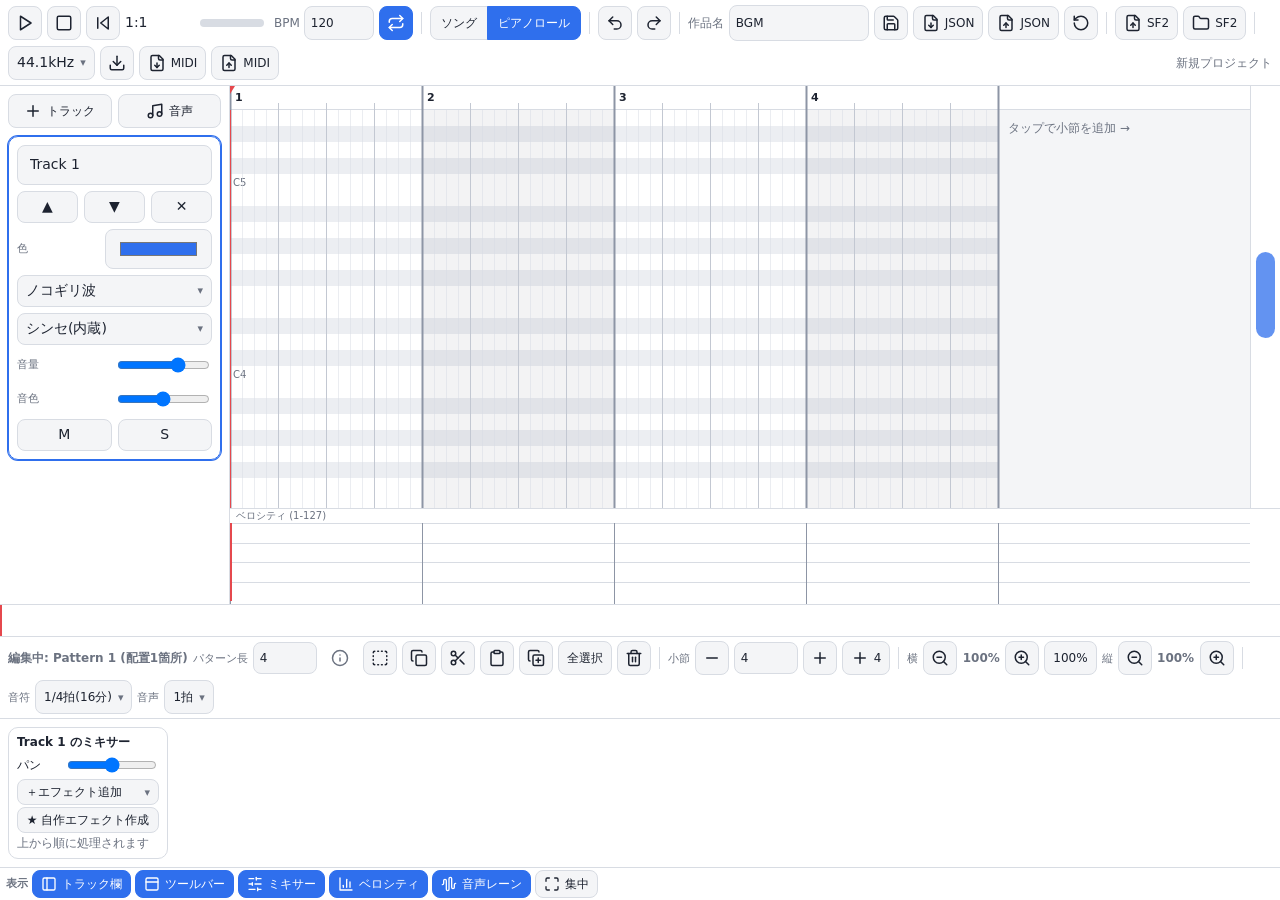
<file: BGM-notpc-modified.html>
<!DOCTYPE html>
<html lang="ja">
<head>
<meta charset="utf-8">
<meta name="viewport" content="width=device-width, initial-scale=1, viewport-fit=cover">
<link rel="icon" type="image/svg+xml" href="./favicon.svg">
<link rel="apple-touch-icon" href="./favicon.svg">
<title>BGM-notpc BGM</title>
<style>
:root{--bg:#f4f5f7;--panel:#fff;--fg:#1d2330;--mut:#6b7280;--line:#d8dce3;--acc:#2f6fed;--note:#2f6fed;--black:#eceef2;--beat:#c3c8d2;--bar:#8d95a5;box-sizing:border-box;padding-top:env(safe-area-inset-top,0px);padding-bottom:env(safe-area-inset-bottom,0px)}
@media(prefers-color-scheme:dark){:root:not([data-theme="light"]){--bg:#14171d;--panel:#1d222b;--fg:#e6e9ef;--mut:#98a1b2;--line:#2e3542;--acc:#5b92ff;--note:#5b92ff;--black:#181c23;--beat:#3a4252;--bar:#5a6478}}
:root[data-theme="dark"]{--bg:#14171d;--panel:#1d222b;--fg:#e6e9ef;--mut:#98a1b2;--line:#2e3542;--acc:#5b92ff;--note:#5b92ff;--black:#181c23;--beat:#3a4252;--bar:#5a6478}
*{box-sizing:border-box}html,body{margin:0;height:100%}@supports(height:100dvh){html,body{height:100dvh}}body{overscroll-behavior:none}
body{background:var(--bg);color:var(--fg);font:14px/1.4 system-ui,-apple-system,"Hiragino Sans","Noto Sans JP",sans-serif;display:flex;flex-direction:column;background-color:var(--bg)}
header{display:flex;flex-wrap:wrap;gap:8px;align-items:center;padding:8px;background:var(--panel);border-bottom:1px solid var(--line)}
button,select,input{font:inherit;color:var(--fg);background:var(--bg);border:1px solid var(--line);border-radius:8px;padding:8px 12px;min-height:40px}
button{cursor:pointer}button.on{background:var(--acc);color:#fff;border-color:var(--acc)}
input[type=range]{padding:0;min-height:24px}
#bpm{width:70px}#st{color:var(--mut);margin-left:auto;font-size:12px}#pos{font-variant-numeric:tabular-nums;min-width:70px}
main{flex:1;display:flex;min-height:0}
aside{width:230px;max-width:42vw;overflow:auto;background:var(--panel);border-right:1px solid var(--line);padding:8px;flex-shrink:0}
.trk{border:1px solid var(--line);border-radius:10px;padding:8px;margin-bottom:8px;display:grid;gap:6px}
.trk.sel{border-color:var(--acc);box-shadow:0 0 0 1px var(--acc)}
.trk .r{display:flex;gap:6px;align-items:center}.trk .r>*{flex:1;min-width:0}
.trk button{padding:4px 8px;min-height:32px;flex:0 0 auto}
.trk label{font-size:11px;color:var(--mut);flex:0 0 auto}
#roll{flex:1;overflow:auto;position:relative}
canvas{display:block;touch-action:none;-webkit-touch-callout:none;-webkit-user-select:none;user-select:none}
#sz{position:relative}#cv{position:sticky;top:0;left:0}
#bars{width:64px;min-height:32px;padding:2px 6px}
.bar2{display:flex;gap:8px;padding:6px 8px;background:var(--panel);border-top:1px solid var(--line);align-items:center;flex-wrap:wrap;font-size:12px;color:var(--mut)}
#mx{display:flex;gap:8px;overflow:auto;padding:8px;background:var(--panel);border-top:1px solid var(--line);max-height:170px;align-items:stretch;flex-shrink:0}
.fx{border:1px solid var(--line);border-radius:10px;padding:6px 8px;min-width:160px;display:grid;gap:2px;font-size:12px;align-content:start}
.fx label{display:flex;gap:6px;align-items:center;justify-content:space-between}.fx input[type=range]{width:90px;min-height:20px}
.fx button{padding:2px 8px;min-height:26px}.fx button.on{background:var(--acc);color:#fff;border-color:var(--acc)}.fx .fv{font-size:11px;color:var(--mut);min-width:46px;text-align:right}
@media(pointer:coarse){.fx input[type=range]{width:140px;min-height:34px}.fx button{min-height:38px;min-width:38px}.fx{min-width:190px}}.fx .h{display:flex;gap:4px;align-items:center}.fx .h b{flex:1}
#rc{flex:1;display:flex;flex-direction:column;min-width:0;min-height:0}#rt{flex:1;display:flex;min-height:0}
#vlw{height:96px;flex-shrink:0;border-top:1px solid var(--line);padding-right:30px;background:var(--panel)}#vl{cursor:ns-resize;touch-action:none}
#alw{flex-shrink:0;overflow-y:auto;overflow-x:hidden;border-top:1px solid var(--line);padding-right:30px;background:var(--panel);display:none}#al{display:block;touch-action:none}
#hs{position:relative;height:32px;background:var(--panel);border-top:1px solid var(--line);flex-shrink:0;touch-action:none;user-select:none;-webkit-user-select:none}
#hsT{position:absolute;top:5px;bottom:5px;left:0;width:60px;background:var(--acc);opacity:.75;border-radius:11px;cursor:grab;touch-action:none}
#hsP{position:absolute;top:0;bottom:0;width:2px;background:#e5484d;pointer-events:none;left:0}
.bar2 button{min-height:32px;padding:2px 10px}
#vs{position:relative;width:30px;background:var(--panel);border-left:1px solid var(--line);flex-shrink:0;touch-action:none;user-select:none;-webkit-user-select:none}
#vsT{position:absolute;left:5px;right:5px;top:0;height:60px;background:var(--acc);opacity:.75;border-radius:11px;cursor:grab;touch-action:none}
body.fxopen{overflow:hidden}
#fxs{position:fixed;inset:0;z-index:60;background:var(--bg);display:flex;flex-direction:column;overscroll-behavior:contain;padding-top:env(safe-area-inset-top,0px);padding-bottom:env(safe-area-inset-bottom,0px)}
#fxs[hidden]{display:none!important}
.fxt{display:flex;flex-wrap:wrap;gap:6px;align-items:center;padding:6px 8px;background:var(--panel);border-bottom:1px solid var(--line)}
.fxt button,.fxt select,.fxt input{min-height:38px}.fxt input#fsName{width:150px}
.fxm{flex:1;display:flex;min-height:0}
#fsPal{width:150px;overflow:auto;background:var(--panel);border-right:1px solid var(--line);padding:6px;flex-shrink:0}
#fsPal b{display:block;font-size:12px;color:var(--mut);margin:8px 0 4px}#fsPal button{width:100%;margin-bottom:4px;min-height:40px;text-align:left}
#fsWs{position:relative;flex:1;overflow:hidden;touch-action:none;user-select:none;-webkit-user-select:none;background:var(--bg);background-image:radial-gradient(var(--line) 1.2px,transparent 1.2px);background-size:24px 24px}
#fsWorld{position:absolute;left:0;top:0;transform-origin:0 0;width:1px;height:1px}
#fsSvg{position:absolute;left:0;top:0;width:1px;height:1px;overflow:visible;pointer-events:none}
.eh{pointer-events:stroke;cursor:pointer}.ev{fill:none;stroke-width:3;pointer-events:none}.ev.a{stroke:var(--acc)}.ev.c{stroke:#e0902d;stroke-dasharray:6 4}.ev.sel{stroke-width:5;stroke:#e5484d}
#fsNodes{position:absolute;left:0;top:0}
.fn{position:absolute;min-width:150px;background:var(--panel);border:2px solid var(--line);border-radius:12px;box-shadow:0 2px 8px rgba(0,0,0,.18)}
.fn.sel{border-color:var(--acc)}.fn.dim{opacity:.55}.fn .fh{display:flex;align-items:center;gap:6px;padding:6px 8px;font-weight:bold;font-size:13px;cursor:grab;background:var(--black);border-radius:10px 10px 0 0}
.fn .fh span{flex:1}.fn .fdel{border:0;background:transparent;min-height:30px;min-width:30px;font-size:15px;cursor:pointer;color:var(--mut)}
.fn .fb{display:flex;justify-content:space-between;gap:10px;padding:2px 0}.fcol{display:flex;flex-direction:column}
.pt{display:flex;align-items:center;gap:6px;min-height:34px;padding:0 4px;font-size:11px;color:var(--mut);cursor:crosshair}
.pt.out{flex-direction:row-reverse}.pt i{width:20px;height:20px;border-radius:50%;border:3px solid var(--acc);background:var(--panel);flex-shrink:0}
.pt.c i{border-color:#e0902d;border-radius:5px}.pt.pend i{background:var(--acc)}.pt.c.pend i{background:#e0902d}
#fsIns{width:250px;overflow:auto;background:var(--panel);border-left:1px solid var(--line);padding:8px;flex-shrink:0;display:grid;gap:6px;align-content:start;font-size:13px}
#fsIns label{display:grid;gap:3px}#fsIns input[type=range]{width:100%;min-height:30px}#fsIns input[type=number],#fsIns input:not([type]){min-height:36px}
#fsIns .fv{font-size:11px;color:var(--mut)}#fsMsg{padding:4px 10px;font-size:12px;color:var(--mut);background:var(--panel);border-top:1px solid var(--line);min-height:26px}
@media(max-width:760px){.fxm{flex-direction:column}#fsPal{width:auto;display:flex;gap:4px;overflow-x:auto;border-right:0;border-bottom:1px solid var(--line);flex-shrink:0}#fsPal b{display:none}#fsPal button{width:auto;white-space:nowrap;margin:0}#fsIns{width:auto;max-height:36%;border-left:0;border-top:1px solid var(--line)}}
.hid{display:none!important}
#dock{display:flex;gap:6px;padding:3px 6px;background:var(--panel);border-top:1px solid var(--line);flex-shrink:0;overflow-x:auto;white-space:nowrap}
#dock button{min-height:30px;padding:2px 10px;font-size:12px;flex-shrink:0}
#sfl{position:fixed;inset:0;z-index:62;background:var(--bg);display:flex;flex-direction:column;padding-top:env(safe-area-inset-top,0px);padding-bottom:env(safe-area-inset-bottom,0px);overscroll-behavior:contain}
#sfl[hidden]{display:none!important}
.sflt{display:flex;flex-wrap:wrap;gap:6px;align-items:center;padding:6px 8px;background:var(--panel);border-bottom:1px solid var(--line)}
.sflt button,.sflt select,.sflt input:not([type=checkbox]){min-height:38px}.sflt label{display:flex;gap:4px;align-items:center;font-size:12px}
.sflm{flex:1;display:flex;min-height:0}#sflL{width:300px;overflow:auto;background:var(--panel);border-right:1px solid var(--line);padding:6px;flex-shrink:0}
#sflR{flex:1;overflow:auto;padding:8px;min-width:0}
.sfd{display:flex;align-items:center;gap:4px;padding:2px 4px;font-weight:bold;border-radius:8px;min-height:38px;cursor:pointer;margin-top:4px}.sfd>span{flex:1}.sfd.drop{outline:2px dashed var(--acc)}
.sfd button,.sff button{min-height:32px;min-width:32px;padding:0 6px}
.sff{display:flex;align-items:center;gap:4px;padding:2px 6px 2px 20px;border-radius:8px;min-height:40px;cursor:pointer;font-size:13px}
.sff.sel{background:var(--black);outline:1px solid var(--acc)}.sff>span{flex:1;min-width:0;overflow:hidden;text-overflow:ellipsis;white-space:nowrap}.sff small{color:var(--mut);font-size:10px;white-space:nowrap}
.plr{display:flex;align-items:center;gap:6px;padding:2px 4px;border-bottom:1px solid var(--line);min-height:42px}.plr .pn{flex:1;min-width:0}.plr .pm{font-size:11px;color:var(--mut)}.plr button{min-height:36px;min-width:36px}
.sfh{display:flex;flex-wrap:wrap;gap:6px;align-items:center;margin-bottom:8px}.sfh button,.sfh select{min-height:36px}
#sflLog{max-height:96px;overflow:auto;font-size:12px;padding:4px 10px;background:var(--panel);border-top:1px solid var(--line)}
#sflLog .ok{color:#2da44e}#sflLog .warn{color:#d4a017}#sflLog .err{color:#e5484d}
@media(max-width:760px){.sflm{flex-direction:column}#sflL{width:auto;max-height:42%;border-right:0;border-bottom:1px solid var(--line)}}
.dd{display:inline-block;position:relative;max-width:100%;vertical-align:middle}
.dd>button{display:flex;align-items:center;gap:6px;width:100%;text-align:left;cursor:pointer;overflow:hidden}
.dd>button .dl{flex:1;min-width:0;overflow:hidden;text-overflow:ellipsis;white-space:nowrap}
.dd>button .dc{color:var(--mut);font-size:11px;transition:transform .15s}.dd>button[aria-expanded=true] .dc{transform:rotate(180deg)}
.dd>button:disabled{opacity:.5;cursor:not-allowed}.dd>button:focus-visible{outline:2px solid var(--acc);outline-offset:1px}
.dd-native{display:none!important}
.trk .dd,.fx .dd{width:100%}.fxt .dd>button,.sflt .dd>button{min-height:38px}.sfh .dd>button{min-height:36px}
.ddp{position:fixed;z-index:200;display:flex;flex-direction:column;background:var(--panel);color:var(--fg);border:1px solid var(--line);border-radius:12px;box-shadow:0 10px 30px rgba(0,0,0,.3);opacity:0;transform:translateY(-6px) scale(.98);transform-origin:top;transition:opacity .13s ease,transform .13s ease;overflow:hidden;pointer-events:none;touch-action:pan-y}
.ddp.up{transform-origin:bottom;transform:translateY(6px) scale(.98)}.ddp.open{opacity:1;transform:none;pointer-events:auto}
.dds{padding:6px;border-bottom:1px solid var(--line)}.dds input{width:100%;min-height:38px}
.ddl{overflow:auto;flex:1;min-height:0;padding:4px;overscroll-behavior:contain;outline:none;-webkit-overflow-scrolling:touch}
.ddi,.ddg{display:flex;align-items:center;gap:6px;min-height:38px;padding:4px 8px;border-radius:8px;cursor:pointer;font-size:13px;user-select:none;-webkit-user-select:none}
.ddg{font-weight:bold;color:var(--mut)}.ddg .dtg{width:14px}.ddg small{margin-left:auto;color:var(--mut);font-size:11px;font-weight:normal}
.ddi.sel{background:var(--black)}.ddi.act,.ddg.act{background:var(--black);outline:2px solid var(--acc);outline-offset:-2px}
.ddi[aria-disabled=true]{opacity:.45;cursor:not-allowed}.ddi .dk{width:16px;color:var(--acc);font-weight:bold;flex-shrink:0}.ddi .dic{width:22px;text-align:center;flex-shrink:0}
.ddi .dt{flex:1;min-width:0;overflow:hidden;text-overflow:ellipsis}.ddi small{display:block;color:var(--mut);font-size:11px;white-space:normal}
@media(prefers-reduced-motion:reduce){.ddp,.dd>button .dc{transition:none}}
#xpo,#sepo,#sbpo{position:fixed;inset:0;z-index:70;display:flex;align-items:center;justify-content:center;padding:12px;background:rgba(0,0,0,.55);-webkit-backdrop-filter:blur(6px);backdrop-filter:blur(6px);padding-top:max(12px,env(safe-area-inset-top,0px));padding-bottom:max(12px,env(safe-area-inset-bottom,0px))}
#xpo[hidden],#sepo[hidden],#sbpo[hidden]{display:none!important}
.xdlg{width:min(94vw,470px);max-height:100%;overflow:auto;background:var(--panel);color:var(--fg);border:1px solid var(--line);border-radius:14px;box-shadow:0 16px 48px rgba(0,0,0,.45);padding:14px 16px;display:grid;gap:12px;overscroll-behavior:contain}
.xdlg h2{margin:0;font-size:16px}.xdlg label{display:grid;gap:4px;font-size:12px;color:var(--mut)}.xdlg .xr{display:flex;gap:8px;align-items:center}.xdlg .xr>input[type=range]{flex:1;min-height:30px}
.xdlg input:not([type=range]):not([type=checkbox]){min-height:40px;width:100%}.xdlg #xVolN{width:78px}.xdlg .xext{color:var(--mut);font-size:13px;white-space:nowrap}
.xdlg .xb{display:flex;gap:8px;justify-content:flex-end;flex-wrap:wrap}.xdlg .xb button{min-height:42px;padding:0 16px}.xdlg button.pri{background:var(--acc);color:#fff;border-color:var(--acc)}
.xbar{height:8px;border-radius:4px;background:var(--line);overflow:hidden}.xbar i{display:block;height:100%;width:0;background:var(--acc);transition:width .1s}.xbar.ind i{width:35%;animation:xind 1s ease-in-out infinite alternate}
@keyframes xind{from{margin-left:0}to{margin-left:65%}}#xMsg{font-size:12px;min-height:18px;color:var(--mut)}#xMsg.err{color:#e5484d}#xMsg.warn{color:#d4a017}#xMsg.ok{color:#2da44e}
@media(prefers-reduced-motion:reduce){.xbar.ind i{animation:none;width:100%}}
#seMsg{font-size:12px;min-height:16px;color:var(--mut)}#seMsg.err{color:#e5484d}#seInfo{font-size:12px;color:var(--mut)}
#seVolN,#seSN,#seEN,#sbW,#sbR{width:96px!important}#sbInfo{font-size:12px;color:var(--mut);line-height:1.5}#sbMsg{font-size:12px;min-height:16px;color:var(--mut)}.ctxm{min-width:200px}.ctxm .ddi{min-height:42px}#sepo .xdlg input[type=range]{min-height:30px}
/* ---- アイコンボタン(統一デザイン) ---- */
.ic{width:18px;height:18px;fill:none;stroke:currentColor;stroke-width:2;stroke-linecap:round;stroke-linejoin:round;flex-shrink:0;pointer-events:none}
button.ib,span.ib{display:inline-flex;align-items:center;justify-content:center;gap:5px;height:34px;min-height:34px;min-width:34px;padding:0 8px;border-radius:8px;border:1px solid var(--line);background:var(--bg);color:var(--fg);cursor:pointer;line-height:1;flex-shrink:0;transition:background .12s,border-color .12s,color .12s}
button.ib.sq{width:34px;padding:0}button.ib .lb{font-size:12px;white-space:nowrap}
button.ib:hover,span.ib.hint:hover{background:var(--black);border-color:var(--mut)}
button.ib:active{transform:translateY(1px)}
button.ib.on{background:var(--acc);border-color:var(--acc);color:#fff}button.ib.on:hover{filter:brightness(1.08)}
button.ib.danger:hover{color:#e5484d;border-color:#e5484d}
button.ib:focus-visible,span.ib.hint:focus-visible,header select:focus-visible,header input:focus-visible{outline:2px solid var(--acc);outline-offset:1px}
button.ib:disabled{opacity:.45;cursor:not-allowed}
span.ib.hint{cursor:help;border-color:transparent;background:transparent;color:var(--mut)}
.sep{width:1px;height:22px;background:var(--line);margin:0 3px;flex-shrink:0}
.sl{font-size:11px;color:var(--mut);white-space:nowrap}.zv{font-size:12px;min-width:38px;text-align:center}
.hl{display:inline-flex;align-items:center;gap:4px;font-size:12px;color:var(--mut)}header .hl input{width:62px;height:34px;min-height:34px;padding:0 6px}
header{gap:5px;padding:5px 8px}header select,.bar2 select{height:34px;min-height:34px;padding:0 6px}
header .dd>button,.bar2 .dd>button{height:34px;min-height:34px;padding:0 8px}
.seg{display:inline-flex}.seg button{height:34px;min-height:34px;padding:0 10px;border-radius:0;font-size:12px;margin-left:-1px}.seg button:first-child{border-radius:8px 0 0 8px;margin-left:0}.seg button:last-child{border-radius:0 8px 8px 0}.seg button.on{background:var(--acc);border-color:var(--acc);color:#fff;position:relative;z-index:1}
.bar2{gap:5px;padding:4px 8px}.aact{display:flex;gap:6px;margin-bottom:8px}.aact .ib{flex:1}
#dock{gap:4px;padding:2px 6px}#dock button.ib{height:28px;min-height:28px;padding:0 8px;font-size:12px}#dock .ic{width:16px;height:16px}
#tip{position:fixed;z-index:300;pointer-events:none;opacity:0;transform:translateY(2px);transition:opacity .12s,transform .12s;background:#15181e;color:#f2f4f8;border:1px solid #3a4252;border-radius:7px;padding:5px 8px;font-size:12px;line-height:1.35;max-width:min(320px,92vw);box-shadow:0 6px 18px rgba(0,0,0,.35)}
#tip.show{opacity:1;transform:none}#tip kbd{margin-left:8px;padding:1px 5px;border-radius:4px;background:#2b3240;border:1px solid #444d5f;font:11px/1.4 ui-monospace,monospace;color:#cfd6e4}
@media(prefers-reduced-motion:reduce){#tip,button.ib{transition:none}}
@media(max-width:700px){#dock button.ib .lb{display:none}}
button,select,input,label{touch-action:manipulation}
@media(pointer:coarse){button.ib{height:40px;min-height:40px;min-width:40px}button.ib.sq{width:40px}#dock button.ib{height:34px;min-height:34px}header .hl input,header select,.bar2 select,header .dd>button,.bar2 .dd>button,.seg button{height:40px;min-height:40px}
  input,select,textarea{font-size:16px}.sep{height:26px}}
@media(max-width:700px){header{padding:4px 6px;gap:4px}#st{flex-basis:100%;order:99;font-size:11px;margin-left:0}#mtw{width:44px!important}
  .bar2{flex-wrap:nowrap;overflow-x:auto;-webkit-overflow-scrolling:touch;scrollbar-width:thin}.bar2>*{flex-shrink:0}.bar2 .sl{display:inline}}
@media(max-width:640px){aside{width:160px}.aact{flex-direction:column}}

/* ---- トラック欄の横はみ出し対策（レイアウトのみ） ---- */
aside{min-width:0;overflow-x:hidden}
#tl,#atl,.trk{min-width:0;max-width:100%}
.trk{width:100%;overflow:visible}
.trk .r{min-width:0;max-width:100%}
.trk .r>*{min-width:0;max-width:100%}
.trk .r:first-child{flex-wrap:wrap}
.trk .r:first-child input[data-k="name"]{flex:1 1 100%;width:100%;min-width:0}
.trk .r:first-child button{flex:1 1 0;min-width:0;padding-left:4px;padding-right:4px}
.trk select,.trk input:not([type="color"]):not([type="range"]){width:100%;min-width:0}
.trk .dd{width:100%;min-width:0;max-width:100%}

</style>
</head>
<body>
<!-- アイコン: Lucide (https://lucide.dev, ISC License) をインラインSVGとして埋め込み。外部ファイル・通信は不要 -->
<svg width="0" height="0" style="position:absolute" aria-hidden="true" focusable="false"><defs>
<symbol id="i-play" viewBox="0 0 24 24"><polygon points="6 3 20 12 6 21 6 3"/></symbol>
<symbol id="i-pause" viewBox="0 0 24 24"><rect x="14" y="4" width="4" height="16" rx="1"/><rect x="6" y="4" width="4" height="16" rx="1"/></symbol>
<symbol id="i-square" viewBox="0 0 24 24"><rect width="18" height="18" x="3" y="3" rx="2"/></symbol>
<symbol id="i-skip-back" viewBox="0 0 24 24"><polygon points="19 20 9 12 19 4 19 20"/><line x1="5" x2="5" y1="19" y2="5"/></symbol>
<symbol id="i-repeat" viewBox="0 0 24 24"><path d="m17 2 4 4-4 4"/><path d="M3 11v-1a4 4 0 0 1 4-4h14"/><path d="m7 22-4-4 4-4"/><path d="M21 13v1a4 4 0 0 1-4 4H3"/></symbol>
<symbol id="i-undo" viewBox="0 0 24 24"><path d="M9 14 4 9l5-5"/><path d="M4 9h10.5a5.5 5.5 0 0 1 5.5 5.5a5.5 5.5 0 0 1-5.5 5.5H11"/></symbol>
<symbol id="i-redo" viewBox="0 0 24 24"><path d="m15 14 5-5-5-5"/><path d="M20 9H9.5A5.5 5.5 0 0 0 4 14.5A5.5 5.5 0 0 0 9.5 20H13"/></symbol>
<symbol id="i-save" viewBox="0 0 24 24"><path d="M15.2 3a2 2 0 0 1 1.4.6l3.8 3.8a2 2 0 0 1 .6 1.4V19a2 2 0 0 1-2 2H5a2 2 0 0 1-2-2V5a2 2 0 0 1 2-2z"/><path d="M17 21v-7a1 1 0 0 0-1-1H8a1 1 0 0 0-1 1v7"/><path d="M7 3v4a1 1 0 0 0 1 1h7"/></symbol>
<symbol id="i-download" viewBox="0 0 24 24"><path d="M21 15v4a2 2 0 0 1-2 2H5a2 2 0 0 1-2-2v-4"/><polyline points="7 10 12 15 17 10"/><line x1="12" x2="12" y1="15" y2="3"/></symbol>
<symbol id="i-file-down" viewBox="0 0 24 24"><path d="M15 2H6a2 2 0 0 0-2 2v16a2 2 0 0 0 2 2h12a2 2 0 0 0 2-2V7Z"/><path d="M14 2v4a2 2 0 0 0 2 2h4"/><path d="M12 18v-6"/><path d="m9 15 3 3 3-3"/></symbol>
<symbol id="i-file-up" viewBox="0 0 24 24"><path d="M15 2H6a2 2 0 0 0-2 2v16a2 2 0 0 0 2 2h12a2 2 0 0 0 2-2V7Z"/><path d="M14 2v4a2 2 0 0 0 2 2h4"/><path d="M12 12v6"/><path d="m15 15-3-3-3 3"/></symbol>
<symbol id="i-reset" viewBox="0 0 24 24"><path d="M3 12a9 9 0 1 0 9-9 9.75 9.75 0 0 0-6.74 2.74L3 8"/><path d="M3 3v5h5"/></symbol>
<symbol id="i-folder" viewBox="0 0 24 24"><path d="M20 20a2 2 0 0 0 2-2V8a2 2 0 0 0-2-2h-7.9a2 2 0 0 1-1.69-.9L9.6 3.9A2 2 0 0 0 7.93 3H4a2 2 0 0 0-2 2v13a2 2 0 0 0 2 2Z"/></symbol>
<symbol id="i-music" viewBox="0 0 24 24"><path d="M9 18V5l12-2v13"/><circle cx="6" cy="18" r="3"/><circle cx="18" cy="16" r="3"/></symbol>
<symbol id="i-plus" viewBox="0 0 24 24"><path d="M5 12h14"/><path d="M12 5v14"/></symbol>
<symbol id="i-minus" viewBox="0 0 24 24"><path d="M5 12h14"/></symbol>
<symbol id="i-trash" viewBox="0 0 24 24"><path d="M3 6h18"/><path d="M19 6v14c0 1-1 2-2 2H7c-1 0-2-1-2-2V6"/><path d="M8 6V4c0-1 1-2 2-2h4c1 0 2 1 2 2v2"/><line x1="10" x2="10" y1="11" y2="17"/><line x1="14" x2="14" y1="11" y2="17"/></symbol>
<symbol id="i-copy" viewBox="0 0 24 24"><rect width="14" height="14" x="8" y="8" rx="2" ry="2"/><path d="M4 16c-1.1 0-2-.9-2-2V4c0-1.1.9-2 2-2h10c1.1 0 2 .9 2 2"/></symbol>
<symbol id="i-copy-plus" viewBox="0 0 24 24"><line x1="15" x2="15" y1="12" y2="18"/><line x1="12" x2="18" y1="15" y2="15"/><rect width="14" height="14" x="8" y="8" rx="2" ry="2"/><path d="M4 16c-1.1 0-2-.9-2-2V4c0-1.1.9-2 2-2h10c1.1 0 2 .9 2 2"/></symbol>
<symbol id="i-scissors" viewBox="0 0 24 24"><circle cx="6" cy="6" r="3"/><path d="M8.12 8.12 12 12"/><path d="M20 4 8.12 15.88"/><circle cx="6" cy="18" r="3"/><path d="M14.8 14.8 20 20"/></symbol>
<symbol id="i-clipboard" viewBox="0 0 24 24"><rect width="8" height="4" x="8" y="2" rx="1" ry="1"/><path d="M16 4h2a2 2 0 0 1 2 2v14a2 2 0 0 1-2 2H6a2 2 0 0 1-2-2V6a2 2 0 0 1 2-2h2"/></symbol>
<symbol id="i-box-select" viewBox="0 0 24 24"><path d="M5 3a2 2 0 0 0-2 2"/><path d="M19 3a2 2 0 0 1 2 2"/><path d="M21 19a2 2 0 0 1-2 2"/><path d="M5 21a2 2 0 0 1-2-2"/><path d="M9 3h1"/><path d="M9 21h1"/><path d="M14 3h1"/><path d="M14 21h1"/><path d="M3 9v1"/><path d="M21 9v1"/><path d="M3 14v1"/><path d="M21 14v1"/></symbol>
<symbol id="i-zoom-in" viewBox="0 0 24 24"><circle cx="11" cy="11" r="8"/><line x1="21" x2="16.65" y1="21" y2="16.65"/><line x1="11" x2="11" y1="8" y2="14"/><line x1="8" x2="14" y1="11" y2="11"/></symbol>
<symbol id="i-zoom-out" viewBox="0 0 24 24"><circle cx="11" cy="11" r="8"/><line x1="21" x2="16.65" y1="21" y2="16.65"/><line x1="8" x2="14" y1="11" y2="11"/></symbol>
<symbol id="i-panel-left" viewBox="0 0 24 24"><rect width="18" height="18" x="3" y="3" rx="2"/><path d="M9 3v18"/></symbol>
<symbol id="i-panel-top" viewBox="0 0 24 24"><rect width="18" height="18" x="3" y="3" rx="2"/><path d="M3 9h18"/></symbol>
<symbol id="i-sliders" viewBox="0 0 24 24"><line x1="21" x2="14" y1="4" y2="4"/><line x1="10" x2="3" y1="4" y2="4"/><line x1="21" x2="12" y1="12" y2="12"/><line x1="8" x2="3" y1="12" y2="12"/><line x1="21" x2="16" y1="20" y2="20"/><line x1="12" x2="3" y1="20" y2="20"/><line x1="14" x2="14" y1="2" y2="6"/><line x1="8" x2="8" y1="10" y2="14"/><line x1="16" x2="16" y1="18" y2="22"/></symbol>
<symbol id="i-chart" viewBox="0 0 24 24"><path d="M3 3v18h18"/><path d="M18 17V9"/><path d="M13 17V5"/><path d="M8 17v-3"/></symbol>
<symbol id="i-waveform" viewBox="0 0 24 24"><path d="M2 13a2 2 0 0 0 2-2V7a2 2 0 0 1 4 0v13a2 2 0 0 0 4 0V4a2 2 0 0 1 4 0v13a2 2 0 0 0 4 0v-4a2 2 0 0 1 2-2"/></symbol>
<symbol id="i-maximize" viewBox="0 0 24 24"><path d="M8 3H5a2 2 0 0 0-2 2v3"/><path d="M21 8V5a2 2 0 0 0-2-2h-3"/><path d="M3 16v3a2 2 0 0 0 2 2h3"/><path d="M16 21h3a2 2 0 0 0 2-2v-3"/></symbol>
<symbol id="i-info" viewBox="0 0 24 24"><circle cx="12" cy="12" r="10"/><path d="M12 16v-4"/><path d="M12 8h.01"/></symbol>
<symbol id="i-eraser" viewBox="0 0 24 24"><path d="m7 21-4.3-4.3c-1-1-1-2.5 0-3.4l9.6-9.6c1-1 2.5-1 3.4 0l5.6 5.6c1 1 1 2.5 0 3.4L13 21"/><path d="M22 21H7"/><path d="m5 11 9 9"/></symbol>
<symbol id="i-ruler" viewBox="0 0 24 24"><path d="M21.3 15.3a2.4 2.4 0 0 1 0 3.4l-2.6 2.6a2.4 2.4 0 0 1-3.4 0L2.7 8.7a2.41 2.41 0 0 1 0-3.4l2.6-2.6a2.41 2.41 0 0 1 3.4 0Z"/><path d="m14.5 12.5 2-2"/><path d="m11.5 9.5 2-2"/><path d="m8.5 6.5 2-2"/><path d="m17.5 15.5 2-2"/></symbol>
<symbol id="i-move-h" viewBox="0 0 24 24"><polyline points="18 8 22 12 18 16"/><polyline points="6 8 2 12 6 16"/><line x1="2" x2="22" y1="12" y2="12"/></symbol>
</defs></svg>
<header>
<button id="play" class="ib sq" data-tip="再生 / 一時停止" data-key="Space" aria-label="再生 / 一時停止" data-toggle="1"><svg class="ic" aria-hidden="true"><use href="#i-play"/></svg></button><button id="stop" class="ib sq" data-tip="停止(先頭へ戻る)" aria-label="停止(先頭へ戻る)"><svg class="ic" aria-hidden="true"><use href="#i-square"/></svg></button><button id="rew" class="ib sq" data-tip="先頭へ戻る" aria-label="先頭へ戻る"><svg class="ic" aria-hidden="true"><use href="#i-skip-back"/></svg></button>
<span id="pos" data-tip="再生位置(小節:拍)">1:1</span>
<span id="mtw" data-tip="マスター出力レベル(赤くなるとクリップ)" style="display:inline-block;width:64px;height:8px;background:var(--line);border-radius:4px;overflow:hidden"><i id="mt" style="display:block;height:100%;width:0;background:var(--acc)"></i></span><b id="clip" style="color:#e5484d;font-size:12px;cursor:pointer" data-tip="クリックで解除"></b>
<label class="hl">BPM <input id="bpm" type="number" min="40" max="240" value="120" aria-label="BPM"></label>
<button id="loop" class="ib sq on" data-tip="ループ再生" aria-label="ループ再生" data-toggle="1"><svg class="ic" aria-hidden="true"><use href="#i-repeat"/></svg></button><span class="sep"></span>
<span class="seg"><button id="vSong" data-tip="ソング画面(曲全体の配置)" aria-label="ソング画面">ソング</button><button id="vRoll" class="on" data-tip="ピアノロール画面(音符の編集)" aria-label="ピアノロール画面">ピアノロール</button></span><span class="sep"></span>
<button id="undo" class="ib sq" data-tip="元に戻す" data-key="Ctrl/⌘+Z" aria-label="元に戻す"><svg class="ic" aria-hidden="true"><use href="#i-undo"/></svg></button><button id="redo" class="ib sq" data-tip="やり直す" data-key="Ctrl/⌘+Shift+Z" aria-label="やり直す"><svg class="ic" aria-hidden="true"><use href="#i-redo"/></svg></button><span class="sep"></span>
<label class="hl" style="display:flex;align-items:center;gap:5px">作品名 <input id="projectName" type="text" value="BGM" maxlength="100" style="width:140px;min-height:36px" aria-label="作品名"></label><button id="save" class="ib sq" data-tip="プロジェクトを保存(ブラウザ内)" aria-label="プロジェクトを保存(ブラウザ内)"><svg class="ic" aria-hidden="true"><use href="#i-save"/></svg></button><button id="exp" class="ib lbl" data-tip="プロジェクトをJSONで書き出す" aria-label="プロジェクトをJSONで書き出す"><svg class="ic" aria-hidden="true"><use href="#i-file-down"/></svg><span class="lb">JSON</span></button><button id="imp" class="ib lbl" data-tip="プロジェクトをJSONから読み込む" aria-label="プロジェクトをJSONから読み込む"><svg class="ic" aria-hidden="true"><use href="#i-file-up"/></svg><span class="lb">JSON</span></button><button id="reset" class="ib sq danger" data-tip="プロジェクトをリセット(初期状態に戻す)" aria-label="プロジェクトをリセット(初期状態に戻す)"><svg class="ic" aria-hidden="true"><use href="#i-reset"/></svg></button><span class="sep"></span>
<button id="sf2b" class="ib lbl" data-tip="SF2音源ファイルを読み込む(複数可)" aria-label="SF2音源ファイルを読み込む(複数可)"><svg class="ic" aria-hidden="true"><use href="#i-file-up"/></svg><span class="lb">SF2</span></button><button id="sflB" class="ib lbl" data-tip="SF2ライブラリを開く" aria-label="SF2ライブラリを開く"><svg class="ic" aria-hidden="true"><use href="#i-folder"/></svg><span class="lb">SF2</span></button><span class="sep"></span>
<select id="sr" aria-label="サンプルレート" data-tip="サンプルレート(書き出し用)"><option value="44100">44.1kHz</option><option value="48000">48kHz</option></select><button id="wav" class="ib sq" data-tip="ダウンロード(音声の書き出し)" aria-label="ダウンロード(音声の書き出し)"><svg class="ic" aria-hidden="true"><use href="#i-download"/></svg></button><button id="mexp" class="ib lbl" data-tip="MIDIファイルとして書き出す" aria-label="MIDIファイルとして書き出す"><svg class="ic" aria-hidden="true"><use href="#i-file-down"/></svg><span class="lb">MIDI</span></button><button id="mimp" class="ib lbl" data-tip="MIDIファイルを読み込む" aria-label="MIDIファイルを読み込む"><svg class="ic" aria-hidden="true"><use href="#i-file-up"/></svg><span class="lb">MIDI</span></button>
<span id="st">読み込み中…</span>
</header>
<main>
<aside><div class="aact"><button id="add" class="ib lbl" data-tip="トラックを追加" aria-label="トラックを追加"><svg class="ic" aria-hidden="true"><use href="#i-plus"/></svg><span class="lb">トラック</span></button><button id="addA" class="ib lbl" data-tip="音声ファイルを読み込む(SE)" aria-label="音声ファイルを読み込む(SE)"><svg class="ic" aria-hidden="true"><use href="#i-music"/></svg><span class="lb">音声</span></button></div><div id="tl"></div><div id="atl"></div></aside>
<div id="rc"><div id="rt"><div id="roll"><div id="sz"><canvas id="cv"></canvas></div></div>
<div id="vs"><div id="vsT"></div></div></div>
<div id="alw"><canvas id="al"></canvas></div>
<div id="vlw"><canvas id="vl"></canvas></div></div>
</main>
<div id="hs"><div id="hsT"></div><i id="hsP"></i></div>
<div class="bar2" id="abar" style="display:none"><b id="ainfo"></b><input id="an" style="width:110px;min-height:32px"><select id="akd"><option value="vol">音量</option><option value="pitch">ピッチ</option><option value="echo">エコー</option></select><button id="amLine">折れ線</button><button id="amCurve">曲線</button><span class="acv">滑らかさ</span><input class="acv" id="asm" type="range" min="0" max="1" step=".05" style="width:90px;min-height:24px"><span class="apt">範囲±半音</span><input class="apt" id="arng" type="number" min="1" max="48" style="width:60px;min-height:32px;padding:2px 6px"><span class="aeo">遅延(秒)</span><input class="aeo" id="atm" type="number" step=".05" min=".02" max="1" style="width:64px;min-height:32px;padding:2px 6px"><span class="aeo">フィードバック</span><input class="aeo" id="afb" type="number" step=".05" min="0" max=".85" style="width:64px;min-height:32px;padding:2px 6px"><span>長さ(小節)</span><input id="alen" type="number" min="1" max="64" style="width:60px;min-height:32px;padding:2px 6px"><label><input type="checkbox" id="asnOn" checked>スナップ</label><span>点:タップ追加 / ドラッグ移動 / 右クリックかDelete削除 / 範囲選択:選択モードかShift</span></div>
<div class="bar2" id="sgbar" style="display:none"><b>ソング</b><select id="akind"><option value="vol">音量</option><option value="pitch">ピッチ</option><option value="echo">エコー</option></select><button id="sgAT">＋オートメーショントラック</button><button id="sgDelAT">AUTOトラック削除</button><input id="pn" placeholder="パターン名" style="width:130px;min-height:32px"><input id="pc" type="color" style="width:44px;min-height:32px;padding:2px"><button id="sgOpen">ピアノロールで開く</button><button id="sgDup">複製(同じパターンを参照)</button><button id="sgCopy">独立コピー</button><button id="sgDel">ブロック削除</button><button id="sgDelP">パターン削除</button><span class="sep"></span><button id="sgRange" class="ib lbl" data-toggle="1" data-tip="再生範囲編集モード: OFF(右端のドラッグは表示幅だけを変更)" aria-label="再生範囲編集モード"><svg class="ic" aria-hidden="true"><use href="#i-ruler"/></svg><span class="lb">再生範囲</span></button><button id="sgSizes" class="ib lbl" data-tip="選択ブロックの表示幅・再生範囲を数値で編集" aria-label="幅と再生範囲を編集"><svg class="ic" aria-hidden="true"><use href="#i-move-h"/></svg><span class="lb">幅・範囲</span></button><span class="sl">スナップ</span><select id="sgSnap" aria-label="ブロックのスナップ" data-dd-search="0" data-tip="ブロックの移動・幅・範囲のスナップ(なし=自由に細かく)"><option value="4" selected>1小節</option><option value="1">1拍</option><option value="0.25">1/16</option><option value="0">なし</option></select><span class="ib sq hint" tabindex="0" role="img" aria-label="操作のヒント" data-tip="空きマスをタップ:新規 / ダブルタップ:開く / 右端ドラッグ:表示幅(見た目のみ) / 長押し・右クリック:メニュー / 「再生範囲」ON:オレンジの取っ手で再生範囲を変更"><svg class="ic" aria-hidden="true"><use href="#i-info"/></svg></span></div>
<div class="bar2"><b id="pinfo"></b><span class="sl">パターン長</span><input id="plen" type="number" min="1" max="64" style="width:64px;min-height:32px;padding:2px 6px"><span class="ib sq hint" tabindex="0" role="img" aria-label="操作のヒント" data-tip="タップ:音符を追加 → もう一度タップ:削除(「消去」でON/OFF) / ドラッグ:移動 / 右端ドラッグ:長さ変更 / 範囲選択:選択モードかShift+ドラッグ / スマホ: 空き領域のドラッグでスクロール・2本指でズーム"><svg class="ic" aria-hidden="true"><use href="#i-info"/></svg></span><button id="mdsel" class="ib sq" data-tip="選択モード(ドラッグで範囲選択)" aria-label="選択モード(ドラッグで範囲選択)" data-toggle="1"><svg class="ic" aria-hidden="true"><use href="#i-box-select"/></svg></button><button id="cp" class="ib sq" data-tip="コピー" data-key="Ctrl/⌘+C" aria-label="コピー"><svg class="ic" aria-hidden="true"><use href="#i-copy"/></svg></button><button id="ct" class="ib sq" data-tip="切り取り" data-key="Ctrl/⌘+X" aria-label="切り取り"><svg class="ic" aria-hidden="true"><use href="#i-scissors"/></svg></button><button id="pst" class="ib sq" data-tip="貼り付け(再生位置へ)" data-key="Ctrl/⌘+V" aria-label="貼り付け(再生位置へ)"><svg class="ic" aria-hidden="true"><use href="#i-clipboard"/></svg></button><button id="dup" class="ib sq" data-tip="複製(選択を直後に)" data-key="Ctrl/⌘+D" aria-label="複製(選択を直後に)"><svg class="ic" aria-hidden="true"><use href="#i-copy-plus"/></svg></button><button id="sall" class="ib lbl" data-tip="すべて選択" data-key="Ctrl/⌘+A" aria-label="すべて選択"><span class="lb">全選択</span></button><button id="del" class="ib sq danger" data-tip="選択項目を削除(音符 / ブロック / クリップ)" data-key="Delete" aria-label="選択項目を削除(音符 / ブロック / クリップ)"><svg class="ic" aria-hidden="true"><use href="#i-trash"/></svg></button><span class="sep"></span><span class="sl">小節</span><button id="bm" class="ib sq" data-tip="小節数を1減らす" aria-label="小節数を1減らす"><svg class="ic" aria-hidden="true"><use href="#i-minus"/></svg></button><input id="bars" type="number" min="1" max="256" value="4"><button id="bp" class="ib sq" data-tip="小節数を1増やす" aria-label="小節数を1増やす"><svg class="ic" aria-hidden="true"><use href="#i-plus"/></svg></button><button id="bp4" class="ib lbl" data-tip="小節数を4増やす" aria-label="小節数を4増やす"><svg class="ic" aria-hidden="true"><use href="#i-plus"/></svg><span class="lb">4</span></button><span class="sep"></span><span class="sl">横</span><button id="zhm" class="ib sq" data-tip="横ズーム縮小" data-key="Ctrl+ホイール" aria-label="横ズーム縮小"><svg class="ic" aria-hidden="true"><use href="#i-zoom-out"/></svg></button><b id="zhl" class="zv">100%</b><button id="zhp" class="ib sq" data-tip="横ズーム拡大" data-key="Ctrl+ホイール" aria-label="横ズーム拡大"><svg class="ic" aria-hidden="true"><use href="#i-zoom-in"/></svg></button><button id="zhr" class="ib lbl" data-tip="横ズームを100%に戻す" aria-label="横ズームを100%に戻す"><span class="lb">100%</span></button><span class="sl">縦</span><button id="zvm" class="ib sq" data-tip="縦ズーム縮小" aria-label="縦ズーム縮小"><svg class="ic" aria-hidden="true"><use href="#i-zoom-out"/></svg></button><b id="zvl" class="zv">100%</b><button id="zvp" class="ib sq" data-tip="縦ズーム拡大" aria-label="縦ズーム拡大"><svg class="ic" aria-hidden="true"><use href="#i-zoom-in"/></svg></button><span class="sep"></span><span class="sl">音符</span><select id="grid" aria-label="音符スナップ" data-tip="音符スナップ(細かさ)"><option value="1">1拍(4分)</option><option value="0.5">1/2拍(8分)</option><option value="0.25" selected>1/4拍(16分)</option><option value="0.125">1/8拍(32分)</option><option value="0.0625">1/16拍(64分)</option><option value="0.3333333333333333">3連(1/3拍)</option><option value="0.16666666666666666">3連(1/6拍)</option><option value="0.01">ほぼ自由</option></select><span class="sl">音声</span><select id="asn" aria-label="音声スナップ" data-tip="音声クリップのスナップ"><option value="4">1小節</option><option value="1" selected>1拍</option><option value="0.25">1/16</option><option value="0">なし</option></select><span id="info"></span></div>
<div id="mx"></div>
<div id="dock"><b style="font-size:11px;color:var(--mut);align-self:center;white-space:nowrap">表示</b><button class="ib lbl" data-pn="tr" data-toggle="1" data-tip="トラック欄の表示 / 非表示" aria-label="トラック欄の表示 / 非表示"><svg class="ic" aria-hidden="true"><use href="#i-panel-left"/></svg><span class="lb">トラック欄</span></button><button class="ib lbl" data-pn="tb" data-toggle="1" data-tip="編集ツールバーの表示 / 非表示" aria-label="編集ツールバーの表示 / 非表示"><svg class="ic" aria-hidden="true"><use href="#i-panel-top"/></svg><span class="lb">ツールバー</span></button><button class="ib lbl" data-pn="mx" data-toggle="1" data-tip="ミキサーの表示 / 非表示" aria-label="ミキサーの表示 / 非表示"><svg class="ic" aria-hidden="true"><use href="#i-sliders"/></svg><span class="lb">ミキサー</span></button><button class="ib lbl" data-pn="vl" data-toggle="1" data-tip="ベロシティの表示 / 非表示" aria-label="ベロシティの表示 / 非表示"><svg class="ic" aria-hidden="true"><use href="#i-chart"/></svg><span class="lb">ベロシティ</span></button><button class="ib lbl" data-pn="al" data-toggle="1" data-tip="音声レーンの表示 / 非表示" aria-label="音声レーンの表示 / 非表示"><svg class="ic" aria-hidden="true"><use href="#i-waveform"/></svg><span class="lb">音声レーン</span></button><button id="pnFocus" class="ib lbl" data-toggle="1" data-tip="すべてのパネルをしまう(集中)" aria-label="すべてのパネルをしまう"><svg class="ic" aria-hidden="true"><use href="#i-maximize"/></svg><span class="lb">集中</span></button></div>
<input type="file" id="file" accept=".json" hidden>
<input type="file" id="sf2f" accept=".sf2,.sf3" multiple hidden>
<input type="file" id="midf" accept=".mid,.midi" hidden>
<div id="sbpo" hidden><div class="xdlg" role="dialog" aria-modal="true" aria-labelledby="sbTtl"><h2 id="sbTtl">ブロックの表示幅・再生範囲</h2>
 <div id="sbName" style="font-weight:bold"></div>
 <label>表示幅(拍) — 見た目だけ。再生範囲・音符は変わりません<span class="xr"><input type="range" id="sbWs" min="0.5" step="0.25" aria-label="表示幅"><input type="number" id="sbW" min="0.5" step="0.25" aria-label="表示幅(拍)"></span></label>
 <label>再生範囲(拍) — 実際に再生される長さ<span class="xr"><input type="number" id="sbR" min="0.25" step="0.25" aria-label="再生範囲(拍)"><span id="sbRb" style="font-size:12px;color:var(--mut)"></span></span></label>
 <div id="sbInfo"></div>
 <div class="xb" style="justify-content:flex-start"><button id="sbFit">表示幅を再生範囲に合わせる</button><button id="sbReset">表示幅を初期値に戻す</button></div>
 <div id="sbMsg" role="status" aria-live="polite"></div>
 <div class="xb"><button id="sbClose" class="pri">閉じる</button></div></div></div>
<div id="sepo" hidden><div class="xdlg" role="dialog" aria-modal="true" aria-labelledby="seTtl"><h2 id="seTtl">SEの編集</h2>
 <div style="display:grid;gap:2px"><b id="seName"></b><span id="seFile" style="font-size:11px;color:var(--mut)"></span></div>
 <canvas id="seCv" style="width:100%;height:70px;border:1px solid var(--line);border-radius:8px;background:var(--bg)"></canvas>
 <label>音量(このSEだけ・0〜100%)<span class="xr"><input type="range" id="seVol" min="0" max="100" step="1" aria-label="SEの音量"><input type="number" id="seVolN" min="0" max="100" step="1" aria-label="SEの音量(%)"><span>%</span></span></label>
 <label>開始位置(秒)<span class="xr"><input type="range" id="seS" step="0.01" aria-label="開始位置"><input type="number" id="seSN" step="0.01" aria-label="開始位置(秒)"></span></label>
 <label>終了位置(秒)<span class="xr"><input type="range" id="seE" step="0.01" aria-label="終了位置"><input type="number" id="seEN" step="0.01" aria-label="終了位置(秒)"></span></label>
 <div id="seInfo"></div>
 <div class="xr"><button id="sePrev">▶ 試聴</button><div class="xbar" id="seBar" style="flex:1"><i></i></div></div>
 <div id="seMsg" role="status" aria-live="polite"></div>
 <div class="xb"><button id="seRst">初期値に戻す</button><button id="seClose" class="pri">閉じる</button></div></div></div>
<div id="xpo" hidden><div class="xdlg" role="dialog" aria-modal="true" aria-labelledby="xTtl"><h2 id="xTtl">ダウンロード(音声の書き出し)</h2>
 <label>ファイル名<span class="xr"><input id="xName" maxlength="100" autocomplete="off" spellcheck="false"><span class="xext" id="xExt">.wav</span></span></label>
 <label>出力形式<select id="xFmt" data-dd-search="0" aria-label="出力形式"></select><span id="xFmtNote" style="font-size:11px"></span></label>
 <label>サンプルレート<select id="xSr" data-dd-search="0" aria-label="サンプルレート"><option value="44100">44.1kHz</option><option value="48000">48kHz</option></select></label>
 <label>全体音量(書き出す音声にだけ適用。DAW内のトラック音量・ミキサーは変わりません)<span class="xr"><input type="range" id="xVol" min="0" max="200" step="1" value="100" aria-label="全体音量"><input type="number" id="xVolN" min="0" max="200" step="1" value="100" aria-label="全体音量(%)"><span>%</span></span></label>
 <div><div class="xr"><button id="xPrev">▶ プレビュー</button><div class="xbar" id="xBar" style="flex:1"><i></i></div></div></div>
 <div id="xMsg" role="status" aria-live="polite"></div>
 <div class="xb"><button id="xCancel">キャンセル</button><button id="xGo" class="pri">ダウンロード</button></div></div></div>
<div id="sfl" hidden>
 <div class="sflt"><b>♪ SF2ライブラリ</b><button id="sflAdd">SF2追加(複数可)</button><button id="sflNewF">フォルダー作成</button>
  <input id="sflQ" placeholder="検索(音色名・SF2名・フォルダー名)" style="width:210px"><select id="sflOrd"><option value="name">名前順</option><option value="folder">フォルダー順(作成順)</option></select>
  <label><input type="checkbox" id="sflFav">★のみ</label><label title="追加するSF2のコピーをこのブラウザ内に保存します(次回から再選択不要)"><input type="checkbox" id="sflAuto" checked>追加時にブラウザへ保存</label>
  <label>設定先トラック<select id="sflTgt"></select></label><button id="sflClose">閉じる</button></div>
 <div class="sflm"><div id="sflL"></div><div id="sflR"></div></div>
 <div id="sflLog"></div><div id="sflInfo" style="padding:3px 10px;font-size:11px;color:var(--mut);background:var(--panel)"></div></div>
<input type="file" id="fsF" accept=".json,application/json" hidden>
<div id="fxs" hidden>
 <div class="fxt"><b>★ 自作エフェクト</b><select id="fsSel"></select><button id="fsNew">新規</button><button id="fsDup">複製</button><button id="fsDel">削除</button>
  <input id="fsName" placeholder="エフェクト名"><button id="fsUndo">↶</button><button id="fsRedo">↷</button>
  <button id="fsAudA">試聴(音階)</button><button id="fsAudN">試聴(ノイズ)</button><button id="fsStop">■</button><button id="fsAdd">選択トラックに追加</button>
  <button id="fsExp">JSON書出</button><button id="fsImp">JSON読込</button>
  <button id="fsZm">－</button><b id="fsZl">100%</b><button id="fsZp">＋</button><button id="fsFit">全体表示</button><button id="fsClose">閉じる</button></div>
 <div class="fxm"><div id="fsPal"></div><div id="fsWs"><div id="fsWorld"><svg id="fsSvg"></svg><div id="fsNodes"></div></div></div><div id="fsIns"></div></div>
 <div id="fsMsg"></div></div>
<input type="file" id="audf" accept="audio/*,.wav,.mp3,.ogg,.m4a,.flac" hidden>
<script>
"use strict";
let BW=48,RH=16;const LO=0,HI=128,ROWS=HI-LO,SNAP=0.25,LEN=16;
let S,sel=0,selNote=null,undo=[],redo=[],lastDur=1,playing=false,playBeat=0,loop=true;
let ctx=null,master=null,nextBeat=0,nextTime=0,startT=0,timer=null;
const $=id=>document.getElementById(id);
const TCOL=['#2f6fed','#e5484d','#2da44e','#d4a017','#8957e5','#0aa5a5','#e0702d','#d6409f'];
const newTrack=(i)=>({name:'Track '+(i+1),wave:'sawtooth',vol:.7,mute:false,solo:false,cut:6000,sf:null,pan:0,fx:[],color:TCOL[i%TCOL.length],id:uid(),notes:[]});
const fresh=()=>{const P={id:uid(),name:'Pattern 1',color:TCOL[0],len:16,notes:[]};return{v:1,projectName:'BGM',bpm:120,len:LEN,tracks:[newTrack(0)],patterns:[P],place:[{id:uid(),pid:P.id,ti:0,s:0,l:16,w:4}],edit:P.id}};
S=fresh();

/* ---------- audio ---------- */
function initAudio(){
  if(ctx){if(ctx.state!=='running')ctx.resume();return}
  ctx=new (window.AudioContext||window.webkitAudioContext)();
  const c=ctx.createDynamicsCompressor();master=ctx.createGain();master.gain.value=.8;master.connect(c);c.connect(ctx.destination);an=ctx.createAnalyser();c.connect(an);meter();ensureWL(ctx).then(rebuildAll).catch(()=>{});
  ctx.resume();
}
function voice(t,p,v,when,dur){PC=(VB==null)?null:pitchCurve(t,VB,dur/spb());if(t.sf&&sfRes(t))sfVoice(t,p,v,when,dur);else synthVoice(t,p,v,when,dur);PC=null}
function synthVoice(t,p,v,when,dur){
  const o=ctx.createOscillator(),f=ctx.createBiquadFilter(),g=ctx.createGain();
  o.type=t.wave;o.frequency.value=440*Math.pow(2,(p-69)/12);if(PC)applyDet(o.detune,when,PC);
  f.type='lowpass';f.frequency.value=t.cut;
  const pk=t.vol*(v/127)*.35,A=.01,R=.12,end=when+Math.max(dur,.05);
  g.gain.setValueAtTime(0,when);g.gain.linearRampToValueAtTime(pk,when+A);
  g.gain.setValueAtTime(pk*.8,Math.max(end,when+A));g.gain.linearRampToValueAtTime(0,end+R);
  o.connect(f);f.connect(g);g.connect(chIn(t));o.start(when);o.stop(end+R+.02);
}
const anySolo=()=>S.tracks.some(t=>t.solo)||AT().some(t=>t.solo);
const audible=t=>!t.mute&&(!anySolo()||t.solo);
const spb=()=>60/S.bpm;
function schedule(){
  const ahead=ctx.currentTime+.15;
  while(nextTime<ahead){
    const b0=nextBeat,b1=b0+SNAP/ (1) ;
    // schedule notes starting in [b0, b0+0.25)
    for(const e of songNotes())if(e.s>=b0-1e-6&&e.s<b0+SNAP-1e-6&&audible(e.t)){VB=e.s;voice(e.t,e.p,e.v,nextTime+(e.s-b0)*spb(),e.d*spb());VB=null}
    for(const tr of AT())for(const c of tr.clips)if(c.s>=b0-1e-6&&c.s<b0+SNAP-1e-6)startClip(c,tr,nextTime+(c.s-b0)*spb(),c.o,Math.min(c.d,(S.len-c.s)*spb()),true);
    schedAuto(b0,nextTime,spb());
    nextTime+=SNAP*spb();nextBeat+=SNAP;
    if(nextBeat>=S.len-1e-6){
      if(loop){nextBeat=0}else{setTimeout(()=>{if(playing&&playBeat>=S.len-.1)stop(true)},(nextTime-ctx.currentTime)*1000);nextBeat=1e9;}
    }
  }
}
function play(){
  if(playing)return;initAudio();playing=true;
  nextBeat=Math.floor(playBeat/SNAP)*SNAP;nextTime=ctx.currentTime+.06;startT=nextTime-nextBeat*spb();
  startRef={t:nextTime,b:nextBeat};startPartial();
  timer=setInterval(schedule,25);schedule();setPlayUI(true);requestAnimationFrame(frame);
}
let startRef={t:0,b:0};
function pause(){playing=false;clearInterval(timer);ASRC.forEach(x=>{try{x.stop()}catch(e){}});ASRC.clear();resetAuto();setPlayUI(false)}
let prevPx=0;
function followPlayhead(){const px=playBeat*BW,v=x=>x>=roll.scrollLeft&&x<=roll.scrollLeft+roll.clientWidth-24;if(v(prevPx)&&!v(px))roll.scrollLeft=Math.max(0,px-60);prevPx=px}
function stop(rewind){pause();if(rewind){playBeat=0;roll.scrollLeft=0}draw();upPos()}
function frame(){
  if(!playing)return;
  let b=startRef.b+(ctx.currentTime-startRef.t)/spb();
  if(loop&&nextBeat<1e8){
    // keep playhead in sync across loop wraps
    b=((b%S.len)+S.len)%S.len;
  }else if(b>=S.len){b=S.len}
  playBeat=Math.max(0,b);followPlayhead();draw();upPos();requestAnimationFrame(frame);
}
function upPos(){const bar=Math.floor(playBeat/4)+1,bt=Math.floor(playBeat%4)+1;$('pos').textContent=bar+':'+bt}

/* ---------- project name / browser tab title ---------- */
function currentProjectName(){const v=String(S&&S.projectName||'').trim();return v||'BGM'}
function updateTabTitle(){const name=currentProjectName();document.title='BGM-notpc '+name;const el=$('projectName');if(el&&document.activeElement!==el&&el.value!==name)el.value=name}
$('projectName').addEventListener('input',e=>{S.projectName=String(e.target.value||'').slice(0,100);updateTabTitle();dirty()});
$('projectName').addEventListener('change',()=>{S.projectName=String($('projectName').value||'').trim()||'BGM';$('projectName').value=S.projectName;updateTabTitle();dirty()});

/* ---------- state / undo / save ---------- */
const snap=()=>JSON.stringify(S,function(k,v){return(k==='notes'&&this&&this.wave!==undefined)?undefined:v});
function pushUndo(){undo.push(snap());if(undo.length>100)undo.shift();redo=[]}
function restore(j){S=JSON.parse(j);normS();if(!S.projectName)S.projectName='BGM';sel=Math.min(sel,S.tracks.length-1);selNote=null;selSet.clear();$('bpm').value=S.bpm;updateTabTitle();renderTracks();draw();dirty()}
let saveT=null;
function dirty(){NC=null;AC=null;$('st').textContent='未保存の変更あり';clearTimeout(saveT);saveT=setTimeout(saveDB,800)}
const dbp=new Promise((res,rej)=>{
  if(!window.indexedDB)return rej(new Error('IndexedDB非対応'));
  const r=indexedDB.open('browser-daw',3);r.onupgradeneeded=()=>{const d=r.result;for(const n of ['p','a','sfl','sfb'])if(!d.objectStoreNames.contains(n))d.createObjectStore(n)};
  r.onsuccess=()=>res(r.result);r.onerror=()=>rej(r.error);
});
async function saveDB(){
  try{S.projectName=currentProjectName();updateTabTitle();const db=await dbp;await new Promise((res,rej)=>{const tx=db.transaction('p','readwrite');tx.objectStore('p').put({data:snap(),at:Date.now()},'current');tx.oncomplete=res;tx.onerror=()=>rej(tx.error)});
    $('st').textContent='端末に保存済み '+new Date().toLocaleTimeString()}
  catch(e){$('st').textContent='保存失敗: '+e.message}
}
async function loadDB(){
  try{const db=await dbp;const v=await new Promise((res,rej)=>{const r=db.transaction('p').objectStore('p').get('current');r.onsuccess=()=>res(r.result);r.onerror=()=>rej(r.error)});
    if(v){S=JSON.parse(v.data);normS();if(!S.projectName)S.projectName='BGM';$('st').textContent='保存データを読み込みました'}else $('st').textContent='新規プロジェクト'}
  catch(e){$('st').textContent='保存機能が使えません: '+e.message}
  $('bpm').value=S.bpm;updateTabTitle();renderTracks();draw();
}

/* ---------- tracks UI ---------- */
function renderTracks(){
  const tl=$('tl');tl.innerHTML='';
  S.tracks.forEach((t,i)=>{
    const d=document.createElement('div');d.className='trk'+(i===sel?' sel':'');
    d.innerHTML=`<div class="r"><input value="${t.name.replace(/"/g,'&quot;')}" data-k="name"><button data-a="up" title="上へ">▲</button><button data-a="dn" title="下へ">▼</button><button data-a="del" title="削除">✕</button></div>
    <div class="r"><label>色</label><input type="color" data-k="color" value="${t.color||'#2f6fed'}"></div>
    <div class="r"><select data-k="wave"><option value="sine">サイン波</option><option value="square">矩形波</option><option value="triangle">三角波</option><option value="sawtooth">ノコギリ波</option></select></div>
    <div class="r"><select data-src>${srcOpts(t)}</select></div>
    <div class="r"><label>音量</label><input type="range" data-k="vol" min="0" max="1" step=".01" value="${t.vol}"></div>
    <div class="r"><label>音色</label><input type="range" data-k="cut" min="200" max="12000" step="50" value="${t.cut}"></div>
    <div class="r"><button data-a="mute" class="${t.mute?'on':''}">M</button><button data-a="solo" class="${t.solo?'on':''}">S</button></div>`;
    d.querySelector('select').value=t.wave;
    d.onclick=e=>{if(e.target.closest('[data-a],input,select,.dd'))return;sel=i;selNote=null;selSet.clear();renderTracks();draw()};
    d.querySelectorAll('[data-k]').forEach(el=>{
      el.onfocus=()=>{sel=i;draw()};
      el.oninput=()=>{const k=el.dataset.k;t[k]=el.type==='range'?+el.value:el.value;dirty();if(k==='color'||k==='name')draw()};
      el.onchange=()=>{if(el.tagName==='SELECT'){initAudio();voice(t,60,100,ctx.currentTime,.3)}};
    });
    d.querySelectorAll('[data-a]').forEach(b=>b.onclick=()=>{
      const a=b.dataset.a;
      if(a==='mute'){t.mute=!t.mute}
      else if(a==='solo'){t.solo=!t.solo}
      else if(a==='up'||a==='dn'){pushUndo();moveTrack(i,a==='up'?-1:1);return}
      else if(a==='del'){if(S.tracks.length<2){alert('最後のトラックは削除できません');return}
        if(!confirm(t.name+' を削除しますか？'))return;pushUndo();syncBuf();S.tracks.splice(i,1);S.place=S.place.filter(p=>p.ti!==i);S.place.forEach(p=>{if(p.ti>i)p.ti--});fixAuto();sel=Math.max(0,Math.min(sel,S.tracks.length-1))}
      dirty();renderTracks();draw();
    });
    const ss=d.querySelector('[data-src]');ss.onfocus=()=>{sel=i;draw()};
    ss.onchange=()=>{const v=ss.value;if(v==='x')return;pushUndo();t.sf=v===''?null:sfParse(v);initAudio();voice(t,60,100,ctx.currentTime,.5);dirty()};
    tl.appendChild(d);
  });
}

/* ---------- piano roll ---------- */
const cv=$('cv'),g2=cv.getContext('2d');
function css(n){return getComputedStyle(document.documentElement).getPropertyValue(n).trim()}
const RULER=24,MAXBARS=256,roll=$('roll'),sz=$('sz');
const isBlack=p=>[1,3,6,8,10].includes(p%12);
const NN=['C','C#','D','D#','E','F','F#','G','G#','A','A#','B'];
function normS(){
  if(!S||!Array.isArray(S.tracks)||!S.tracks.length)S=fresh();
  fixPatterns();seClean();let mx=0;for(const pl of S.place)mx=Math.max(mx,pl.s+pl.l);for(const pl of S.aplace||[])mx=Math.max(mx,pl.s+pl.l);for(const t of S.tracks){t.notes=Array.isArray(t.notes)?t.notes:[];for(const n of t.notes){mx=Math.max(mx,n.s+n.d);n.v=Math.max(1,Math.min(127,Math.round(n.v)||100))}}
  S.atracks=Array.isArray(S.atracks)?S.atracks:[];for(const tr of S.atracks){tr.clips=Array.isArray(tr.clips)?tr.clips:[];for(const c of tr.clips)mx=Math.max(mx,c.s+c.d*(S.bpm||120)/60)}
  let L=Number(S.len);if(!isFinite(L)||L<4)L=16;L=Math.max(L,mx);
  S.len=Math.min(MAXBARS*4,Math.ceil(L/4)*4);
}
function drawRoll(){
  const r=devicePixelRatio||1,vw=Math.max(1,roll.clientWidth),vh=Math.max(1,roll.clientHeight);
  const W=S.len*BW,H=ROWS*RH,sx=roll.scrollLeft,sy=roll.scrollTop;
  sz.style.width=W+'px';sz.style.height=(H+RULER)+'px';
  const cw=Math.round(vw*r),chh=Math.round(vh*r);
  if(cv.width!==cw||cv.height!==chh){cv.width=cw;cv.height=chh;cv.style.width=vw+'px';cv.style.height=vh+'px'}
  const C={bg:css('--bg'),panel:css('--panel'),fg:css('--fg'),mut:css('--mut'),line:css('--line'),beat:css('--beat'),bar:css('--bar'),black:css('--black'),note:css('--note')};
  g2.setTransform(r,0,0,r,0,0);g2.globalAlpha=1;g2.lineWidth=1;
  g2.fillStyle=C.bg;g2.fillRect(0,0,vw,vh);
  const nb=S.len/4,b0=Math.max(0,Math.floor(sx/BW/4)),b1=Math.min(nb,Math.ceil((sx+vw)/BW/4));
  const x0=sx,x1=Math.min(W,sx+vw);
  g2.save();g2.beginPath();g2.rect(0,RULER,vw,vh-RULER);g2.clip();g2.translate(-sx,RULER-sy);
  g2.fillStyle=C.panel;g2.fillRect(x0,0,x1-x0,H);
  for(let p=LO;p<HI;p++){const y=(HI-1-p)*RH;
    if(isBlack(p)){g2.fillStyle=C.black;g2.fillRect(x0,y,x1-x0,RH)}
    if(p%12===0){g2.fillStyle=C.mut;g2.font='10px system-ui';g2.fillText('C'+(p/12-1),x0+3,y+RH-4)}}
  for(let bar=b0;bar<b1;bar++)if(bar%2){g2.globalAlpha=.05;g2.fillStyle=C.fg;g2.fillRect(bar*4*BW,0,4*BW,H)}
  g2.globalAlpha=1;
  const s0=Math.max(0,Math.floor(sx/(BW/4))),s1=Math.min(S.len*4,Math.ceil((sx+vw)/(BW/4)));
  for(let b=s0;b<=s1;b++){const x=b*BW/4,isBar=b%16===0;
    g2.strokeStyle=isBar?C.bar:b%4===0?C.beat:C.line;g2.globalAlpha=(isBar||b%4===0)?1:.5;g2.lineWidth=isBar?2:1;
    g2.beginPath();g2.moveTo(x+.5,0);g2.lineTo(x+.5,H);g2.stroke()}
  g2.globalAlpha=1;g2.lineWidth=1;
  if(GRID<.25-1e-9&&GRID*BW>=6){g2.strokeStyle=C.line;g2.globalAlpha=.3;for(let k=Math.floor(sx/BW/GRID);k<=Math.ceil((sx+vw)/BW/GRID);k++){const bt=k*GRID;if(Math.abs(bt*4-Math.round(bt*4))<1e-6)continue;const x=bt*BW;g2.beginPath();g2.moveTo(x+.5,0);g2.lineTo(x+.5,H);g2.stroke()}g2.globalAlpha=1}
  if(EP&&EP.len*BW<W){g2.globalAlpha=.2;g2.fillStyle=C.mut;g2.fillRect(EP.len*BW,0,W-EP.len*BW,H);g2.globalAlpha=1;g2.strokeStyle='#e5484d';g2.lineWidth=2;g2.beginPath();g2.moveTo(EP.len*BW,0);g2.lineTo(EP.len*BW,H);g2.stroke();g2.lineWidth=1}
  const vis=n=>(n.s+n.d)*BW>=sx&&n.s*BW<=sx+vw;
  S.tracks.forEach((t,i)=>{if(i===sel)return;g2.globalAlpha=.18;g2.fillStyle=C.mut;
    t.notes.forEach(n=>{if(vis(n))g2.fillRect(n.s*BW,(HI-1-n.p)*RH+1,n.d*BW,RH-2)})});
  g2.globalAlpha=1;
  const t=S.tracks[sel];
  t.notes.forEach(n=>{if(!vis(n))return;const x=n.s*BW,y=(HI-1-n.p)*RH+1;
    g2.globalAlpha=.4+.6*n.v/127;g2.fillStyle=C.note;g2.fillRect(x,y,Math.max(4,n.d*BW-1),RH-2);g2.globalAlpha=1;
    if(n===selNote||selSet.has(n)){g2.strokeStyle=C.fg;g2.lineWidth=2;g2.strokeRect(x,y,Math.max(4,n.d*BW-1),RH-2);g2.lineWidth=1}});
  {const rp=relPB();if(rp>=0){g2.strokeStyle='#e5484d';g2.lineWidth=2;g2.beginPath();g2.moveTo(rp*BW,0);g2.lineTo(rp*BW,H);g2.stroke();g2.lineWidth=1}}
  if(drag&&drag.mode==='box'){const xa=Math.min(drag.x0,drag.x1),ya=Math.min(drag.y0,drag.y1),bw=Math.abs(drag.x1-drag.x0),bh=Math.abs(drag.y1-drag.y0);g2.globalAlpha=.15;g2.fillStyle=C.note;g2.fillRect(xa,ya,bw,bh);g2.globalAlpha=1;g2.strokeStyle=C.note;g2.setLineDash([4,3]);g2.strokeRect(xa+.5,ya+.5,bw,bh);g2.setLineDash([])}
  g2.restore();
  // ルーラー(小節番号)
  g2.fillStyle=C.panel;g2.fillRect(0,0,vw,RULER);
  g2.strokeStyle=C.line;g2.beginPath();g2.moveTo(0,RULER-.5);g2.lineTo(vw,RULER-.5);g2.stroke();
  for(let bt=Math.max(0,Math.floor(sx/BW));bt<=Math.min(S.len,Math.ceil((sx+vw)/BW));bt++){
    if(bt%4===0)continue;const x=bt*BW-sx;g2.strokeStyle=C.beat;g2.beginPath();g2.moveTo(x+.5,RULER-7);g2.lineTo(x+.5,RULER);g2.stroke()}
  for(let bar=b0;bar<=b1;bar++){const x=bar*4*BW-sx;
    g2.strokeStyle=C.bar;g2.lineWidth=2;g2.beginPath();g2.moveTo(x+.5,0);g2.lineTo(x+.5,RULER);g2.stroke();g2.lineWidth=1;
    if(bar<nb){g2.fillStyle=C.fg;g2.font='bold 11px system-ui';g2.fillText(String(bar+1),x+5,15)}}
  const rp2=relPB(),px=rp2*BW-sx;if(rp2>=0&&px>=0&&px<=vw){g2.fillStyle='#e5484d';g2.beginPath();g2.moveTo(px-5,0);g2.lineTo(px+5,0);g2.lineTo(px,8);g2.fill()}
  if(W-sx<vw-40){g2.fillStyle=C.mut;g2.font='12px system-ui';g2.fillText('タップで小節を追加 →',W-sx+10,RULER+22)}
  $('info').textContent=selSet.size>1?selSet.size+'音符を選択中':selNote?`${NN[selNote.p%12]}${Math.floor(selNote.p/12)-1}  長さ ${selNote.d}拍`:'';
  if(document.activeElement!==$('bars'))$('bars').value=S.len/4;
  updateHS();updateVS();drawVL();drawAL();
}
let drag=null,MODE='draw',CLIP=null;const selSet=new Set();
const TAPDEL=true;const TP=new Map();let pinch=null;
function pt(e){const r=cv.getBoundingClientRect();return{x:e.clientX-r.left+roll.scrollLeft,y:e.clientY-r.top-RULER+roll.scrollTop}}
function edgeScroll(e){const b=roll.getBoundingClientRect();if(e.clientX>b.right-48)roll.scrollLeft+=28;else if(e.clientX<b.left+48)roll.scrollLeft-=28}
function autoExtend(e,x){if(x>S.len*BW-BW&&S.len<MAXBARS*4)S.len=Math.min(MAXBARS*4,S.len+4);edgeScroll(e)}
function hit(x,y){const t=S.tracks[sel];const p=HI-1-Math.floor(y/RH);
  for(let i=t.notes.length-1;i>=0;i--){const n=t.notes[i];if(n.p===p&&x>=n.s*BW&&x<=(n.s+n.d)*BW)return n}return null}
const selList=()=>S.tracks[sel].notes.filter(n=>selSet.has(n));
function seekTo(beat){const b=Math.max(0,Math.min(S.len,Math.round(beat/SNAP)*SNAP)),w=playing;if(w)pause();playBeat=b;if(w)play();else{draw();upPos()}}
function boxSelect(){const d=drag,xa=Math.min(d.x0,d.x1),xb=Math.max(d.x0,d.x1),ya=Math.min(d.y0,d.y1),yb=Math.max(d.y0,d.y1);
  selSet.clear();d.base.forEach(n=>selSet.add(n));
  for(const n of S.tracks[sel].notes){const nx0=n.s*BW,nx1=(n.s+n.d)*BW,ny0=(HI-1-n.p)*RH,ny1=ny0+RH;if(nx1>=xa&&nx0<=xb&&ny1>=ya&&ny0<=yb)selSet.add(n)}}
cv.addEventListener('pointerdown',e=>{
  const rc=cv.getBoundingClientRect();
  if(VIEW!=='roll')return;syncBuf();if(e.clientY-rc.top<RULER){if(EP){$('st').textContent='再生位置はソング画面のルーラーで移動できます';return}seekTo((e.clientX-rc.left+roll.scrollLeft)/BW);return}
  initAudio();const{x,y}=pt(e),t=S.tracks[sel];let n=hit(x,y);
  const mod=e.shiftKey||e.ctrlKey||e.metaKey;const was=!!n;
  if(e.pointerType==='touch'){ // タッチ: 2本指=ズーム / 空き領域のドラッグ=スクロール / タップ(指を離したとき)=追加
    TP.set(e.pointerId,{x:e.clientX,y:e.clientY});
    if(TP.size>=2){if(!drag||drag.mode==='tapadd'||drag.mode==='pan')startPinch();return}
    if(!n&&MODE==='draw'&&!mod){cv.setPointerCapture(e.pointerId);drag={mode:'tapadd',x,y,cx:e.clientX,cy:e.clientY,t0:performance.now(),sl:roll.scrollLeft,st:roll.scrollTop,moved:false};return}}
  cv.setPointerCapture(e.pointerId);
  if(!n&&(MODE==='select'||mod)){drag={mode:'box',x0:x,y0:y,x1:x,y1:y,base:new Set(mod?selSet:[])};selNote=null;boxSelect();draw();return}
  if(n&&mod){if(selSet.has(n)){selSet.delete(n);selNote=null;draw();return}selSet.add(n)}
  else if(n&&!selSet.has(n)){selSet.clear();selSet.add(n)}
  pushUndo();let mode='move';
  if(!n&&x>=S.len*BW)S.len=Math.min(MAXBARS*4,Math.ceil(x/BW/4)*4);
  if(n){const right=(n.s+n.d)*BW-x;mode=(right<10&&selSet.size===1)?'resize':'move'}
  else{const p=HI-1-Math.floor(y/RH);if(p<LO||p>=HI){undo.pop();return}
    const s=Math.max(0,Math.min(S.len-lastDur,Math.floor(x/BW/GRID+1e-9)*GRID));
    n={p,s,d:lastDur,v:100};t.notes.push(n);selSet.clear();selSet.add(n)}
  selNote=n;voice(t,n.p,n.v,ctx.currentTime,.25);
  drag={mode,n,ox:x/BW-n.s,moved:false,n0s:n.s,n0p:n.p,was,mod,cx:e.clientX,cy:e.clientY,snap:[...selSet].map(m=>({m,s:m.s,p:m.p}))};draw();
});
cv.addEventListener('pointermove',e=>{
  if(TP.has(e.pointerId))TP.set(e.pointerId,{x:e.clientX,y:e.clientY});if(pinch){pinchMove();return}
  if(!drag)return;const{x,y}=pt(e);if(drag.mode==='tapadd'||drag.mode==='pan'){tapPan(e);return}
  if(drag.mode==='box'){edgeScroll(e);drag.x1=x;drag.y1=y;boxSelect();draw();return}
  const n=drag.n;if(!drag.moved&&Math.hypot(e.clientX-drag.cx,e.clientY-drag.cy)<8)return;autoExtend(e,x);
  if(drag.mode==='resize'){n.d=Math.max(GRID,Math.min(S.len-n.s,Math.round((x/BW-n.s)/GRID)*GRID));lastDur=n.d}
  else{
    let ds=Math.round((x/BW-drag.ox)/GRID)*GRID-drag.n0s;
    let mnS=1e9,mxE=-1e9,mnP=1e9,mxP=-1e9;
    for(const o of drag.snap){mnS=Math.min(mnS,o.s);mxE=Math.max(mxE,o.s+o.m.d);mnP=Math.min(mnP,o.p);mxP=Math.max(mxP,o.p)}
    ds=Math.max(-mnS,Math.min(S.len-mxE,ds));
    let dp=Math.max(LO,Math.min(HI-1,HI-1-Math.floor(y/RH)))-drag.n0p;
    dp=Math.max(LO-mnP,Math.min(HI-1-mxP,dp));
    if(n.p!==drag.n0p+dp)voice(S.tracks[sel],drag.n0p+dp,n.v,ctx.currentTime,.15);
    for(const o of drag.snap){o.m.s=o.s+ds;o.m.p=o.p+dp}}
  drag.moved=true;draw();
});
const endDrag=e=>{if(e&&TP.has(e.pointerId))TP.delete(e.pointerId);if(pinch){if(TP.size<2)pinch=null;return}
  if(!drag)return;const d=drag;drag=null;
  if(d.mode==='tapadd'){if(!d.moved&&e&&e.type==='pointerup'&&performance.now()-d.t0<700)tapAdd(d.x,d.y);return}
  if(d.mode==='pan')return;
  if(d.mode==='box'){selNote=selSet.size===1?[...selSet][0]:null;draw();return}
  if(d.was&&!d.moved&&!d.mod&&TAPDEL&&MODE==='draw'&&e&&e.type==='pointerup'){tapErase(d.n);return} // 動かさずにもう一度タップ → 削除(pointerdownで取った Undo を1回分そのまま使う)
  dirty()};
function tapErase(n){const t=S.tracks[sel];t.notes=t.notes.filter(x=>x!==n);selSet.delete(n);if(selNote===n)selNote=null;draw();dirty();$('st').textContent='音符を削除しました(空いた場所をタップで追加 / ↶で元に戻せます)'}
function tapAdd(x,y){const t=S.tracks[sel];pushUndo();if(x>=S.len*BW)S.len=Math.min(MAXBARS*4,Math.ceil(x/BW/4)*4);
  const p=HI-1-Math.floor(y/RH);if(p<LO||p>=HI){undo.pop();return}
  const s2=Math.max(0,Math.min(S.len-lastDur,Math.floor(x/BW/GRID+1e-9)*GRID)),n={p,s:s2,d:lastDur,v:100};t.notes.push(n);selSet.clear();selSet.add(n);selNote=n;voice(t,n.p,n.v,ctx.currentTime,.25);draw();dirty()}
function tapPan(e){const d=drag;if(!d.moved&&Math.hypot(e.clientX-d.cx,e.clientY-d.cy)<8)return;d.moved=true;d.mode='pan';roll.scrollLeft=d.sl-(e.clientX-d.cx);roll.scrollTop=d.st-(e.clientY-d.cy)}
function startPinch(){const[a,b]=[...TP.values()];drag=null;pinch={dx:Math.max(20,Math.abs(a.x-b.x)),dy:Math.max(20,Math.abs(a.y-b.y)),zh,zv}}
function pinchMove(){const v=[...TP.values()];if(v.length<2)return;const dx=Math.abs(v[0].x-v[1].x),dy=Math.abs(v[0].y-v[1].y);if(dx>=20)zoomH(pinch.zh*dx/pinch.dx);if(dy>=20)zoomV(pinch.zv*dy/pinch.dy)}
cv.addEventListener('pointerup',endDrag);cv.addEventListener('pointercancel',endDrag);
function deleteNotes(arr){if(!arr.length)return;pushUndo();const t=S.tracks[sel],ds=new Set(arr);t.notes=t.notes.filter(n=>!ds.has(n));selSet.clear();selNote=null;draw();dirty()}
cv.addEventListener('contextmenu',e=>{e.preventDefault();if(VIEW!=='roll')return;const{x,y}=pt(e),n=hit(x,y);if(n)deleteNotes(selSet.has(n)?selList():[n])});
function delSel(){const a=selList();if(selNote&&!a.includes(selNote)&&S.tracks[sel].notes.includes(selNote))a.push(selNote);deleteNotes(a)}
function copySel(cut){const a=selList();
  if(!a.length){$('st').textContent='音符が選択されていません(「選択モード」で範囲選択できます)';return}
  const b0=Math.min(...a.map(n=>n.s)),b1=Math.max(...a.map(n=>n.s+n.d));
  CLIP={notes:a.map(n=>({p:n.p,s:n.s-b0,d:n.d,v:n.v})),span:b1-b0};
  if(cut)deleteNotes(a);$('st').textContent=a.length+'音符を'+(cut?'切り取り':'コピー')+'しました'}
function pasteSel(){
  if(!CLIP){$('st').textContent='貼り付ける音符がありません(先にコピーしてください)';return}
  const rp0=relPB(),at=Math.max(0,Math.round((rp0>=0?rp0:0)/GRID)*GRID),end=at+CLIP.span;
  if(end>MAXBARS*4){alert('最大小節数を超えるため貼り付けできません');return}
  pushUndo();if(end>S.len)S.len=Math.ceil(end/4)*4;
  const t=S.tracks[sel];selSet.clear();selNote=null;
  for(const c of CLIP.notes){const n={p:c.p,s:at+c.s,d:c.d,v:c.v};t.notes.push(n);selSet.add(n)}
  if(at*BW<roll.scrollLeft||at*BW>roll.scrollLeft+roll.clientWidth-40)roll.scrollLeft=Math.max(0,at*BW-40);
  draw();dirty();$('st').textContent=CLIP.notes.length+'音符を再生位置に貼り付けました(位置はルーラーをタップして変更)'}
function selectAll(){selSet.clear();S.tracks[sel].notes.forEach(n=>selSet.add(n));selNote=null;draw()}
$('mdsel').onclick=()=>{MODE=MODE==='select'?'draw':'select';$('mdsel').classList.toggle('on',MODE==='select');$('mdsel').dataset.tip=MODE==='select'?'選択モード: ON(クリックでOFF)':'選択モード(ドラッグで範囲選択)'};
$('cp').onclick=()=>copySel(false);$('ct').onclick=()=>copySel(true);$('pst').onclick=pasteSel;$('sall').onclick=selectAll;
addEventListener('keydown',e=>{
  if(['INPUT','SELECT','TEXTAREA'].includes(e.target.tagName))return;
  if(e.key==='Escape'){selSet.clear();selNote=null;draw();return}
  if(!(e.ctrlKey||e.metaKey))return;const k=e.key.toLowerCase();
  if(k==='c'){e.preventDefault();copySel(false)}else if(k==='x'){e.preventDefault();copySel(true)}
  else if(k==='d'){e.preventDefault();dupSel()}else if(k==='v'){e.preventDefault();pasteSel()}else if(k==='a'){e.preventDefault();selectAll()}});
/* ---------- 下部の横スクロールバー ---------- */
(function(){const hs=$('hs'),T=$('hsT');let st=null;
  const geo=()=>{const tw=hs.clientWidth,W=S.len*BW,vw=roll.clientWidth,w=Math.max(36,tw*Math.min(1,vw/W));return{tw,w,maxL:Math.max(0,W-vw)}};
  T.addEventListener('pointerdown',e=>{e.stopPropagation();T.setPointerCapture(e.pointerId);st={x:e.clientX,l:roll.scrollLeft}});
  T.addEventListener('pointermove',e=>{if(!st)return;const g=geo();if(g.tw-g.w<=0)return;roll.scrollLeft=st.l+(e.clientX-st.x)*g.maxL/(g.tw-g.w)});
  const up=()=>{st=null};T.addEventListener('pointerup',up);T.addEventListener('pointercancel',up);
  hs.addEventListener('pointerdown',e=>{if(e.target!==hs)return;const g=geo(),r=hs.getBoundingClientRect();if(g.tw-g.w<=0)return;
    roll.scrollLeft=((e.clientX-r.left-g.w/2)/(g.tw-g.w))*g.maxL});
})();
/* ---------- 右側の縦スクロールバー ---------- */
(function(){const vs=$('vs'),T=$('vsT');let st=null;
  const geo=()=>{const th=vs.clientHeight,Hh=contentH(),vh=roll.clientHeight,h=Math.max(36,th*Math.min(1,vh/Hh));return{th,h,maxT:Math.max(0,Hh-vh)}};
  T.addEventListener('pointerdown',e=>{e.stopPropagation();T.setPointerCapture(e.pointerId);st={y:e.clientY,t:roll.scrollTop}});
  T.addEventListener('pointermove',e=>{if(!st)return;const g=geo();if(g.th-g.h<=0)return;roll.scrollTop=st.t+(e.clientY-st.y)*g.maxT/(g.th-g.h)});
  const up=()=>{st=null};T.addEventListener('pointerup',up);T.addEventListener('pointercancel',up);
  vs.addEventListener('pointerdown',e=>{if(e.target!==vs)return;const g=geo(),r=vs.getBoundingClientRect();if(g.th-g.h<=0)return;
    roll.scrollTop=((e.clientY-r.top-g.h/2)/(g.th-g.h))*g.maxT});
})();
function updateVS(){const vs=$('vs'),T=$('vsT'),th=vs.clientHeight,Hh=contentH(),vh=roll.clientHeight,ratio=Math.min(1,vh/Hh),h=Math.max(36,th*ratio),maxT=Math.max(0,Hh-vh);
  T.style.display=ratio>=1?'none':'block';T.style.height=h+'px';T.style.top=(maxT>0?roll.scrollTop/maxT*(th-h):0)+'px'}
function updateHS(){const hs=$('hs'),T=$('hsT'),tw=hs.clientWidth,W=S.len*BW,vw=roll.clientWidth,ratio=Math.min(1,vw/W);
  const w=Math.max(36,tw*ratio),maxL=Math.max(0,W-vw);
  T.style.display=ratio>=1?'none':'block';T.style.width=w+'px';T.style.left=(maxL>0?roll.scrollLeft/maxL*(tw-w):0)+'px';
  $('hsP').style.left=Math.min(tw-2,playBeat/S.len*tw)+'px'}

/* ---------- controls ---------- */
$('play').onclick=()=>playing?pause():play();
$('stop').onclick=()=>stop(true);
$('rew').onclick=()=>{const w=playing;if(w)pause();playBeat=0;if(w)play();else{draw();upPos()}};
$('bpm').onchange=e=>{const v=Math.max(40,Math.min(240,+e.target.value||120));e.target.value=v;
  if(playing){const b=playBeat;pause();S.bpm=v;playBeat=b;play()}else S.bpm=v;updSyncFx();dirty()};
$('loop').onclick=e=>{loop=!loop;e.target.classList.toggle('on',loop)};
$('add').onclick=()=>{pushUndo();S.tracks.push(newTrack(S.tracks.length));sel=S.tracks.length-1;renderTracks();draw();dirty()};
$('del').onclick=delSel;
$('undo').onclick=()=>{if(!undo.length)return;redo.push(snap());restore(undo.pop())};
$('redo').onclick=()=>{if(!redo.length)return;undo.push(snap());restore(redo.pop())};
$('save').onclick=saveDB;
$('exp').onclick=()=>dl((currentProjectName().replace(/[\\/:*?"<>|]/g,'_')||'BGM')+'.json',snap(),'application/json');
$('imp').onclick=()=>$('file').click();
$('file').onchange=async e=>{const f=e.target.files[0];if(!f)return;
  try{const o=JSON.parse(await f.text());
    if(!o||o.v!==1||!Array.isArray(o.tracks)||!o.tracks.length)throw new Error('対応していない形式です');
    pushUndo();restore(JSON.stringify(o));loadAudioFiles();libEnsureForProject()}catch(err){alert('読み込み失敗: '+err.message)}e.target.value=''};
addEventListener('keydown',e=>{
  if(['INPUT','SELECT'].includes(e.target.tagName))return;
  if(e.code==='Space'){e.preventDefault();$('play').click()}
  else if(e.key==='Delete'||e.key==='Backspace'){delSel()}
  else if((e.ctrlKey||e.metaKey)&&['z','y'].includes((e.key||'').toLowerCase())){e.preventDefault();((e.shiftKey||(e.key||'').toLowerCase()==='y')?$('redo'):$('undo')).click()}
});
addEventListener('beforeunload',()=>{if(S)saveDB()});
/* ---------- SF2 (自前パーサー+サンプラー。SF3は未対応) ---------- */
let SF=null;
function srcOpts(t){let h='<option value="">シンセ(内蔵)</option>',found=false;const R=t.sf?sfRes(t):null;
  for(const f of libSorted()){if(!f.sf)continue;const fo=LIB.folders.find(x=>x.id===f.folder);h+='<optgroup label="'+fsEsc((fo?fo.name+' / ':'')+(f.dn||f.name))+'">';
    for(const r of f.sf.presets){const on=!!R&&R.file===f&&R.pr===r;if(on)found=true;
      h+='<option value="'+f.id+'|'+r.b+'|'+r.p+'"'+(on?' selected':'')+'>'+String(r.b).padStart(3,'0')+':'+String(r.p).padStart(3,'0')+' '+fsEsc(r.name)+'</option>'}h+='</optgroup>'}
  if(t.sf&&!found)h+='<option value="x" selected>(未読込) '+fsEsc((t.sf.fn||'SF2')+' / '+(t.sf.n||('Bank'+t.sf.b+':'+t.sf.p)))+'</option>';return h}
function parseSF2(buf){
  const dv=new DataView(buf),u8=new Uint8Array(buf),L=buf.byteLength;
  const str=(o,n)=>{let s='';for(let i=0;i<n;i++){const c=u8[o+i];if(!c)break;s+=String.fromCharCode(c)}return s};
  if(L<12||str(0,4)!=='RIFF'||str(8,4)!=='sfbk')throw new Error('SoundFontファイルではありません');
  const ch={};let smpl=-1,o=12;
  while(o+8<=L){const id=str(o,4),sz=dv.getUint32(o+4,true);
    if(id==='LIST'){const ty=str(o+8,4),e=Math.min(L,o+8+sz);let p=o+12;
      while(p+8<=e){const cid=str(p,4),cs=dv.getUint32(p+4,true);
        if(ty==='sdta'&&cid==='smpl')smpl=p+8;else if(ty==='pdta'||ty==='INFO')ch[cid]=[p+8,cs];p+=8+cs+(cs&1)}}
    o+=8+sz+(sz&1)}
  if(ch.ifil&&dv.getUint16(ch.ifil[0],true)>=3)throw new Error('SF3(圧縮形式)は未対応です。現在はSF2のみ読み込めます');
  if(smpl<0)throw new Error('サンプルデータが見つかりません');
  for(const k of ['phdr','pbag','pgen','inst','ibag','igen','shdr'])if(!ch[k])throw new Error('必要なデータ('+k+')がありません');
  const rec=(n,sz,fn)=>{const[p,l]=ch[n],c=Math.floor(l/sz),a=[];for(let i=0;i<c;i++)a.push(fn(p+i*sz));return a};
  const gen=p=>({o:dv.getUint16(p,true),lo:u8[p+2],hi:u8[p+3],s:dv.getInt16(p+2,true),u:dv.getUint16(p+2,true)});
  const phdr=rec('phdr',38,p=>({name:str(p,20),p:dv.getUint16(p+20,true),b:dv.getUint16(p+22,true),bag:dv.getUint16(p+24,true)}));
  const pbag=rec('pbag',4,p=>dv.getUint16(p,true)),pgen=rec('pgen',4,gen);
  const inst=rec('inst',22,p=>({bag:dv.getUint16(p+20,true)}));
  const ibag=rec('ibag',4,p=>dv.getUint16(p,true)),igen=rec('igen',4,gen);
  const samples=rec('shdr',46,p=>({start:dv.getUint32(p+20,true),end:dv.getUint32(p+24,true),sl:dv.getUint32(p+28,true),el:dv.getUint32(p+32,true),rate:dv.getUint32(p+36,true),pitch:u8[p+40],corr:dv.getInt8(p+41),type:dv.getUint16(p+44,true)})).slice(0,-1);
  if(samples.some(s=>s.type&0x10))throw new Error('圧縮サンプル(SF3)は未対応です');
  const zl=(bags,gens,i0,i1)=>{const z=[];for(let b=i0;b<i1;b++){const m={};for(let k=bags[b];k<bags[b+1];k++)m[gens[k].o]=gens[k];z.push(m)}return z};
  const presets=phdr.slice(0,-1).map((h,i)=>({name:h.name,b:h.b,p:h.p,i0:h.bag,i1:phdr[i+1].bag})).sort((a,b)=>a.b-b.b||a.p-b.p);
  const tc=x=>Math.pow(2,x/1200);
  function zones(pr){if(pr.z)return pr.z;const out=[];let pg=null;
    for(const m of zl(pbag,pgen,pr.i0,pr.i1)){if(!m[41]){pg=pg||m;continue}
      const ii=m[41].u;if(!inst[ii+1])continue;let ig=null;
      for(const im of zl(ibag,igen,inst[ii].bag,inst[ii+1].bag)){if(!im[53]){ig=ig||im;continue}
        const s=samples[im[53].u];if(!s||(s.type&0x8000))continue;
        const v=(q,k,d)=>{const a=im[q]||(ig&&ig[q]);return a?a[k]:d};
        const pv=(q,k)=>{const a=m[q]||(pg&&pg[q]);return a?a[k]:0};
        const kr=[v(43,'lo',0),v(43,'hi',127)],vr=[v(44,'lo',0),v(44,'hi',127)];
        const pk=[pv(43,'lo')||0,(m[43]||(pg&&pg[43]))?pv(43,'hi'):127],pvl=[pv(44,'lo')||0,(m[44]||(pg&&pg[44]))?pv(44,'hi'):127];
        const ro=v(58,'s',-1);
        out.push({si:im[53].u,klo:Math.max(kr[0],pk[0]),khi:Math.min(kr[1],pk[1]),vlo:Math.max(vr[0],pvl[0]),vhi:Math.min(vr[1],pvl[1]),
          root:ro>=0?ro:(s.pitch===255?60:s.pitch),tune:(v(51,'s',0)+pv(51,'s'))*100+v(52,'s',0)+pv(52,'s')+s.corr,
          att:Math.max(0,v(48,'s',0)+pv(48,'s')),atk:tc(v(34,'s',-12000)),dec:tc(v(36,'s',-12000)),
          sus:Math.max(0,Math.min(1440,v(37,'s',0))),rel:Math.max(.06,tc(v(38,'s',-12000))),loop:(v(54,'u',0)&1)===1,pan:v(17,'s',0)})}}
    return pr.z=out}
  function sBuf(i){const s=samples[i];if(s.buf!==undefined)return s.buf;const n=s.end-s.start;
    if(n<8||smpl+s.end*2>L){return s.buf=null}
    const f=new Float32Array(n);for(let j=0;j<n;j++)f[j]=dv.getInt16(smpl+(s.start+j)*2,true)/32768;
    const ab=ctx.createBuffer(1,n,Math.max(8000,Math.min(96000,s.rate||44100)));ab.copyToChannel(f,0);return s.buf=ab}
  return{presets,zones,sBuf,samples,buf}}
function sfVoice(t,p,v,when,dur){
  const SFO=sfRes(t);if(!SFO)return;const pr=SFO.pr;
  for(const z of SFO.sf.zones(pr)){if(p<z.klo||p>z.khi||v<z.vlo||v>z.vhi)continue;
    const ab=SFO.sf.sBuf(z.si);if(!ab)continue;const s=SFO.sf.samples[z.si];
    const src=ctx.createBufferSource();src.buffer=ab;
    const rate=Math.pow(2,((p-z.root)*100+z.tune)/1200);src.playbackRate.value=rate;if(PC)applyDet(src.detune,when,PC);
    if(z.loop&&s.el>s.sl+8){src.loop=true;src.loopStart=(s.sl-s.start)/ab.sampleRate;src.loopEnd=(s.el-s.start)/ab.sampleRate}
    const g=ctx.createGain(),pn=ctx.createStereoPanner();pn.pan.value=Math.max(-1,Math.min(1,z.pan/500));
    const peak=t.vol*Math.pow(v/127,2)*Math.pow(10,-z.att/200)*.6,lvl=Math.pow(10,-z.sus/200);
    let end=when+Math.max(dur,.05);if(!z.loop)end=Math.max(end,when+Math.min(ab.duration/rate,1.5));
    const ta=when+Math.max(z.atk,.003);
    g.gain.setValueAtTime(0,when);g.gain.linearRampToValueAtTime(peak,ta);
    const tau=Math.max(z.dec/3,.001);g.gain.setTargetAtTime(peak*lvl,ta,tau);
    const ve=end>ta?peak*lvl+(peak-peak*lvl)*Math.exp(-(end-ta)/tau):peak*(end-when)/(ta-when);
    g.gain.setValueAtTime(ve,end);g.gain.setTargetAtTime(0,end,z.rel/3);
    src.connect(g);g.connect(pn);pn.connect(chIn(t));src.start(when);src.stop(end+Math.min(z.rel*1.5,4)+.05)}}
$('sf2b').onclick=()=>$('sf2f').click();
$('sf2f').onchange=e=>{const fl=[...e.target.files];e.target.value='';libAddFiles(fl)};
/* ---------- ミキサー / エフェクト ---------- */
let an=null;const mb=new Float32Array(2048);
function meter(){if(an){an.getFloatTimeDomainData(mb);let m=0;for(let i=0;i<mb.length;i++){const a=Math.abs(mb[i]);if(a>m)m=a}
  $('mt').style.width=Math.min(100,m*100)+'%';$('mt').style.background=m>=.95?'#e5484d':'var(--acc)';if(m>=.98)$('clip').textContent='CLIP!'}requestAnimationFrame(meter)}
$('clip').onclick=()=>{$('clip').textContent=''};
const FXD={
reverb:['リバーブ',{mix:[0,1,.3,.01,'ミックス'],time:[.3,5,1.8,.1,'長さ']}],
delay:['ディレイ',{mix:[0,1,.3,.01,'ミックス'],time:[.05,1,.3,.01,'時間'],fb:[0,.9,.35,.01,'反復']}],
eq:['イコライザー',{low:[-15,15,0,1,'低音'],mid:[-15,15,0,1,'中音'],high:[-15,15,0,1,'高音']}],
chorus:['コーラス',{mix:[0,1,.5,.01,'ミックス'],rate:[.1,5,1,.1,'速さ'],depth:[.001,.01,.004,.001,'深さ']}],
dist:['ディストーション',{drive:[0,100,20,1,'歪み'],mix:[0,1,1,.01,'ミックス']}],
comp:['コンプレッサー',{thr:[-60,0,-20,1,'閾値'],ratio:[1,20,4,.5,'比率']}]};
const defP=k=>Object.fromEntries(Object.entries(FXD[k][1]).map(([n,v])=>[n,v[2]]));
function mkFx(type,p){
 const c=ctx,I=c.createGain(),O=c.createGain(),d=c.createGain(),w=c.createGain(),mx=m=>{lm=m;ap()};
 let byp=false,lm=1;const ap=()=>{d.gain.value=byp?1:1-lm;w.gain.value=byp?0:lm};
 I.connect(d);d.connect(O);w.connect(O);let h,sy=null,cu=null;const dsp=[];
 if(type==='reverb'){const cv=c.createConvolver();I.connect(cv);cv.connect(w);let tt=0;
  h=q=>{mx(q.mix);if(q.time!==tt){tt=q.time;const n=c.sampleRate*tt|0,b=c.createBuffer(2,n,c.sampleRate);for(let k=0;k<2;k++){const a=b.getChannelData(k);for(let j=0;j<n;j++)a[j]=(Math.random()*2-1)*Math.pow(1-j/n,3)}cv.buffer=b}}}
 else if(type==='delay'){const dl=c.createDelay(1),fb=c.createGain();I.connect(dl);dl.connect(w);dl.connect(fb);fb.connect(dl);h=q=>{mx(q.mix);dl.delayTime.value=q.time;fb.gain.value=q.fb}}
 else if(type==='eq'){const f=['lowshelf','peaking','highshelf'].map((ty,i)=>{const b=c.createBiquadFilter();b.type=ty;b.frequency.value=[200,1000,4000][i];return b});
  I.connect(f[0]);f[0].connect(f[1]);f[1].connect(f[2]);f[2].connect(w);h=q=>{mx(1);f[0].gain.value=q.low;f[1].gain.value=q.mid;f[2].gain.value=q.high}}
 else if(type==='chorus'){const dl=c.createDelay(.1),l=c.createOscillator(),lg=c.createGain();dl.delayTime.value=.02;l.connect(lg);lg.connect(dl.delayTime);l.start();I.connect(dl);dl.connect(w);h=q=>{mx(q.mix);l.frequency.value=q.rate;lg.gain.value=q.depth}}
 else if(type==='dist'){const ws=c.createWaveShaper();ws.oversample='4x';I.connect(ws);ws.connect(w);h=q=>{mx(q.mix);const n=256,cu=new Float32Array(n);for(let i=0;i<n;i++)cu[i]=Math.tanh((i*2/(n-1)-1)*(1+q.drive/5));ws.curve=cu}}
 else if(type==='comp'){const cm=c.createDynamicsCompressor();I.connect(cm);cm.connect(w);h=q=>{mx(1);cm.threshold.value=q.thr;cm.ratio.value=q.ratio}}
 else if(type==='tremolo'||type==='autopan'){const lfo=c.createOscillator(),lg=c.createGain();let q0=p,tg;
  if(type==='tremolo'){tg=c.createGain();I.connect(tg);tg.connect(w);lg.connect(tg.gain)}else{tg=c.createStereoPanner();I.connect(tg);tg.connect(w);lg.connect(tg.pan)}
  lfo.connect(lg);lfo.start();dsp.push(()=>lfo.stop());
  const fr=()=>{lfo.frequency.value=q0.sync>=.5?Math.max(.01,Math.min(40,S.bpm/60/Math.max(.125,q0.beats))):q0.rate};
  h=q=>{q0=q;mx(q.mix);lfo.type=['sine','triangle','square'][Math.round(q.shape)]||'sine';
    if(type==='tremolo'){lg.gain.value=q.depth*.5;tg.gain.value=1-q.depth*.5}else{lg.gain.value=q.depth;tg.pan.value=0}fr()};sy=fr}
 else if(type==='ring'){const o=c.createOscillator(),rg=c.createGain();rg.gain.value=0;I.connect(rg);rg.connect(w);o.connect(rg.gain);o.start();dsp.push(()=>o.stop());
  h=q=>{mx(q.mix);o.type=q.shape>=.5?'square':'sine';o.frequency.value=Math.max(1,Math.min(8000,q.freq))}}
 else if(type==='widener'){const sp=c.createChannelSplitter(2),mg=c.createChannelMerger(2),mM=c.createGain(),mS=c.createGain(),inv=c.createGain(),lm2=c.createGain(),rm2=c.createGain(),ls=c.createGain(),rs=c.createGain();
  inv.gain.value=-1;lm2.gain.value=.5;rm2.gain.value=.5;ls.gain.value=.5;rs.gain.value=-.5;
  I.connect(sp);sp.connect(lm2,0);sp.connect(rm2,1);sp.connect(ls,0);sp.connect(rs,1);lm2.connect(mM);rm2.connect(mM);ls.connect(mS);rs.connect(mS);
  mM.connect(mg,0,0);mM.connect(mg,0,1);mS.connect(mg,0,0);mS.connect(inv);inv.connect(mg,0,1);mg.connect(w);
  h=q=>{mx(q.mix);mS.gain.value=q.mono>=.5?0:Math.max(0,Math.min(2,q.width))}}
 else if(type==='custom'){const cf=cfxBuild(c,p.cid,mx,I,w);h=cf.h;cu=cf.cu;dsp.push(cf.ds)}
 else if(WLT.has(type)){const wn=new AudioWorkletNode(c,'dfx',{numberOfInputs:1,numberOfOutputs:1,outputChannelCount:[2],channelCount:2,channelCountMode:'explicit',channelInterpretation:'speakers',processorOptions:{type,p:Object.assign({},p)}});
  I.connect(wn);wn.connect(w);dsp.push(()=>{try{wn.port.close()}catch(e){}wn.disconnect()});h=q=>{mx(q.mix);wn.port.postMessage(Object.assign({},q))}}
 else{h=q=>{mx(0)}}
 {const h0=h;h=q=>h0(type==='custom'?q:clampP(type,q))}
 h(p);return{I,O,h,sy,cu,bp:v=>{byp=v;ap()},ds:()=>{dsp.forEach(g=>{try{g()}catch(e){}});try{I.disconnect();O.disconnect()}catch(e){}}}}
let CH=new WeakMap(),FXN=new WeakMap();
function getCh(t){let c=CH.get(t);if(!c){c={in:ctx.createGain(),pan:ctx.createStereoPanner(),f:[],vg:ctx.createGain(),eg:ctx.createGain()};c.pan.connect(c.vg);c.vg.connect(master);c.eg.gain.value=0;c.ec=mkFx('delay',{mix:1,time:.3,fb:.35});c.vg.connect(c.eg);c.eg.connect(c.ec.I);c.ec.O.connect(master);CH.set(t,c);rebuild(t)}return c}
const chIn=t=>getCh(t).in;
const MIXP=[0,1,1,.01,'ミックス'],SYN=[0,1,0,1,'テンポ同期',['OFF','ON']],SHP=[0,2,0,1,'波形',['サイン','三角','矩形']];
Object.assign(FXD,{
crush:['ビットクラッシャー',{bits:[1,16,8,1,'ビット深度'],down:[1,50,4,.5,'ダウンサンプル(1/n)'],mix:MIXP}],
phaser:['フェイザー',{rate:[.05,10,.5,.05,'レート(Hz)'],depth:[0,1,.7,.01,'デプス'],freq:[200,3000,800,10,'中心(Hz)'],fb:[0,.85,.4,.01,'フィードバック'],mix:[0,1,.5,.01,'ミックス']}],
flanger:['フランジャー',{rate:[.05,10,.3,.05,'レート(Hz)'],depth:[0,1,.7,.01,'デプス'],delay:[.5,10,2.5,.1,'ディレイ(ms)'],fb:[-.85,.85,.5,.01,'フィードバック'],mix:[0,1,.5,.01,'ミックス']}],
tremolo:['トレモロ',{sync:SYN,rate:[.1,20,5,.1,'レート(Hz)'],beats:[.25,8,1,.25,'周期(拍)'],depth:[0,1,.7,.01,'デプス'],shape:SHP,mix:MIXP}],
autopan:['オートパン',{sync:SYN,rate:[.05,10,1,.05,'レート(Hz)'],beats:[.25,8,2,.25,'周期(拍)'],depth:[0,1,1,.01,'デプス'],shape:SHP,mix:MIXP}],
widener:['ステレオワイダー',{width:[0,2,1.5,.01,'ステレオ幅'],mono:[0,1,0,1,'モノ確認',['OFF','ON']],mix:MIXP}],
limiter:['リミッター',{ceil:[-30,0,-1,.5,'上限(dB)'],rel:[1,1000,100,1,'リリース(ms)'],mix:MIXP}],
gate:['ノイズゲート',{thr:[-80,0,-45,1,'しきい値(dB)'],att:[.1,100,2,.1,'アタック(ms)'],hold:[0,500,50,1,'ホールド(ms)'],rel:[5,1000,120,1,'リリース(ms)'],mix:MIXP}],
trans:['トランジェントシェイパー',{att:[-100,100,0,1,'アタック(%)'],sus:[-100,100,0,1,'サステイン(%)'],mix:MIXP}],
pitch:['ピッチシフター',{semi:[-24,24,0,1,'半音'],fine:[-100,100,0,1,'セント'],win:[20,120,50,1,'ウィンドウ(ms)'],mix:MIXP}],
ring:['リングモジュレーター',{freq:[1,5000,300,1,'周波数(Hz)'],shape:[0,1,0,1,'波形',['サイン','矩形']],mix:[0,1,.8,.01,'ミックス']}],
wah:['オートワウ',{sens:[0,10,3,.1,'感度'],freq:[100,2000,300,10,'基準(Hz)'],range:[0,4,2.5,.1,'幅(oct)'],q:[.5,12,4,.1,'Q'],att:[1,50,5,1,'アタック(ms)'],rel:[10,500,120,1,'リリース(ms)'],mix:MIXP}]});
const fmtP=(v,d)=>d[5]?(d[5][Math.round(v)]??v):(d[3]>=1?String(Math.round(v)):Number(v).toFixed(d[3]<.01?3:2));
function clampP(type,q){const D=FXD[type];if(!D)return q;const o={};for(const k in D[1]){const d=D[1][k];let v=+q[k];if(!isFinite(v))v=d[2];o[k]=Math.max(d[0],Math.min(d[1],v))}return o}
/* AudioWorklet(サンプル単位のDSP): Bitcrusher/Phaser/Flanger/Limiter/Gate/Transient/Pitch/Wah */
const WLT=new Set(['crush','phaser','flanger','limiter','gate','trans','pitch','wah']),WLOK=new WeakSet(),WLP=new WeakMap();let WLURL=null;
const WLCODE=`
const fin=x=>(x===x&&x!==Infinity&&x!==-Infinity)?x:0;
const cl=(x,a,b)=>x<a?a:x>b?b:x;
const TP=6.283185307179586;
class DFX extends AudioWorkletProcessor{
constructor(o){super();const op=o.processorOptions||{};this.t=op.type;this.p=op.p||{};const sr=sampleRate;this.sr=sr;const s=this.s={};
 switch(this.t){
  case 'crush':s.ph=0;s.hl=0;s.hr=0;break;
  case 'gate':s.det=0;s.hc=0;s.g=0;break;
  case 'trans':s.ef=0;s.es=0;s.g=1;break;
  case 'limiter':s.N=Math.max(8,Math.round(sr*.005));s.bl=new Float32Array(s.N);s.br=new Float32Array(s.N);s.gw=new Float32Array(s.N).fill(1);s.pos=0;s.gs=1;break;
  case 'pitch':s.BS=Math.ceil(sr*.5)+8;s.bl=new Float32Array(s.BS);s.br=new Float32Array(s.BS);s.wp=0;s.ph=0;break;
  case 'wah':s.env=0;s.a1=[0,0];s.a2=[0,0];break;
  case 'phaser':s.ph=0;s.z=[new Float32Array(6),new Float32Array(6)];s.fb=[0,0];break;
  case 'flanger':s.BS=Math.ceil(sr*.03)+8;s.bl=new Float32Array(s.BS);s.br=new Float32Array(s.BS);s.wp=0;s.ph=0;break;
 }
 this.port.onmessage=e=>{if(e.data)this.p=e.data}}
rd(b,pos){const BS=b.length;let i=Math.floor(pos);const f=pos-i;i=((i%BS)+BS)%BS;const j=(i+1)%BS;return b[i]+(b[j]-b[i])*f}
process(ins,outs){const out=outs[0],inp=ins[0];if(!out||!out[0])return true;
 const oL=out[0],oR=out[1]||out[0],n=oL.length;
 if(!inp||!inp[0]||inp[0].length===0){oL.fill(0);if(out[1])out[1].fill(0);return true}
 const L=inp[0],R=inp[1]||inp[0];
 try{this['r_'+this.t](L,R,oL,oR,n)}catch(e){oL.fill(0);if(out[1])out[1].fill(0)}
 return true}
r_crush(L,R,oL,oR,n){const p=this.p,s=this.s,lv=Math.pow(2,cl(p.bits,1,16)-1),dn=Math.max(1,p.down);
 for(let i=0;i<n;i++){s.ph+=1;if(s.ph>=dn){s.ph-=dn;s.hl=fin(L[i]);s.hr=fin(R[i])}
  oL[i]=cl(Math.round(s.hl*lv)/lv,-1,1);oR[i]=cl(Math.round(s.hr*lv)/lv,-1,1)}}
r_gate(L,R,oL,oR,n){const p=this.p,s=this.s,sr=this.sr,thr=Math.pow(10,cl(p.thr,-80,0)/20),ca=1-Math.exp(-1/(Math.max(.1,p.att)*.001*sr)),cr=1-Math.exp(-1/(Math.max(1,p.rel)*.001*sr)),hold=Math.max(0,p.hold||0)*.001*sr;
 for(let i=0;i<n;i++){const l=fin(L[i]),r=fin(R[i]),x=Math.max(Math.abs(l),Math.abs(r));s.det=x>s.det?x:s.det*.999;
  let tg;if(s.det>thr){s.hc=hold;tg=1}else if(s.hc>0){s.hc--;tg=1}else tg=0;
  s.g+=(tg-s.g)*(tg>s.g?ca:cr);oL[i]=l*s.g;oR[i]=r*s.g}}
r_trans(L,R,oL,oR,n){const p=this.p,s=this.s,sr=this.sr,aF=1-Math.exp(-1/(.001*sr)),rF=1-Math.exp(-1/(.02*sr)),aS=1-Math.exp(-1/(.02*sr)),rS=1-Math.exp(-1/(.15*sr)),gc=1-Math.exp(-1/(.0005*sr)),at=cl(p.att,-100,100)/100,su=cl(p.sus,-100,100)/100;
 for(let i=0;i<n;i++){const l=fin(L[i]),r=fin(R[i]),x=Math.max(Math.abs(l),Math.abs(r));
  s.ef+=(x-s.ef)*(x>s.ef?aF:rF);s.es+=(x-s.es)*(x>s.es?aS:rS);
  const t=cl(Math.log((s.ef+1e-5)/(s.es+1e-5)),0,2),gdb=cl(at*t*6+su*(1-Math.min(1,t))*6,-12,12),tgt=Math.pow(10,gdb/20);
  s.g+=(tgt-s.g)*gc;oL[i]=cl(fin(l*s.g),-4,4);oR[i]=cl(fin(r*s.g),-4,4)}}
r_limiter(L,R,oL,oR,n){const p=this.p,s=this.s,sr=this.sr,N=s.N,ceil=Math.pow(10,cl(p.ceil,-30,0)/20),rc=1-Math.exp(-1/(Math.max(1,p.rel)*.001*sr)),ac=1-Math.exp(-3/N);
 for(let i=0;i<n;i++){const xl=fin(L[i]),xr=fin(R[i]),pk=Math.max(Math.abs(xl),Math.abs(xr)),need=pk>ceil?ceil/pk:1;
  let m=need;for(let k=0;k<N;k++){const v=s.gw[k];if(v<m)m=v}
  s.gw[s.pos]=need;
  s.gs+=(m-s.gs)*(m<s.gs?ac:rc);
  const dl=s.bl[s.pos],dr=s.br[s.pos];s.bl[s.pos]=xl;s.br[s.pos]=xr;s.pos=(s.pos+1)%N;
  oL[i]=cl(dl*s.gs,-ceil,ceil);oR[i]=cl(dr*s.gs,-ceil,ceil)}}
r_pitch(L,R,oL,oR,n){const p=this.p,s=this.s,sr=this.sr,ratio=Math.pow(2,(cl(p.semi||0,-24,24)+cl(p.fine||0,-100,100)/100)/12),W=cl(p.win||50,20,120)*.001*sr,BS=s.BS;
 for(let i=0;i<n;i++){s.bl[s.wp]=fin(L[i]);s.br[s.wp]=fin(R[i]);let yl,yr;
  if(Math.abs(ratio-1)<1e-4){const d=W*.5;yl=this.rd(s.bl,s.wp-d);yr=this.rd(s.br,s.wp-d)}
  else{s.ph+=(1-ratio)/W;s.ph-=Math.floor(s.ph);const p1=s.ph,p2=(s.ph+.5)%1,d1=p1*W+1,d2=p2*W+1,w1=.5-.5*Math.cos(TP*p1),w2=.5-.5*Math.cos(TP*p2);
   yl=w1*this.rd(s.bl,s.wp-d1)+w2*this.rd(s.bl,s.wp-d2);yr=w1*this.rd(s.br,s.wp-d1)+w2*this.rd(s.br,s.wp-d2)}
  oL[i]=cl(fin(yl),-4,4);oR[i]=cl(fin(yr),-4,4);s.wp=(s.wp+1)%BS}}
r_wah(L,R,oL,oR,n){const p=this.p,s=this.s,sr=this.sr,ca=1-Math.exp(-1/(cl(p.att||5,1,50)*.001*sr)),cr=1-Math.exp(-1/(cl(p.rel||120,10,500)*.001*sr)),k=1/cl(p.q||4,.5,12),sens=cl(p.sens==null?3:p.sens,0,10),base=cl(p.freq||300,100,2000),rg=cl(p.range==null?2.5:p.range,0,4);
 for(let i=0;i<n;i++){const xl=fin(L[i]),xr=fin(R[i]),x=Math.max(Math.abs(xl),Math.abs(xr));s.env+=(x-s.env)*(x>s.env?ca:cr);
  const e=cl(s.env*sens,0,1),fc=cl(base*Math.pow(2,rg*e),20,sr*.45),g=Math.tan(Math.PI*fc/sr),a1=1/(1+g*(g+k)),a2=g*a1,a3=g*a2;
  for(let c=0;c<2;c++){const x0=c?xr:xl,v3=x0-s.a2[c],v1=a1*s.a1[c]+a2*v3,v2=s.a2[c]+a2*s.a1[c]+a3*v3;s.a1[c]=2*v1-s.a1[c];s.a2[c]=2*v2-s.a2[c];
   let y=cl(fin(k*v1*2),-4,4);if(!isFinite(s.a1[c])||!isFinite(s.a2[c])){s.a1[c]=0;s.a2[c]=0;y=0}(c?oR:oL)[i]=y}}}
r_phaser(L,R,oL,oR,n){const p=this.p,s=this.s,sr=this.sr,rate=cl(p.rate==null?.5:p.rate,.05,10)/sr,depth=cl(p.depth==null?.7:p.depth,0,1),ctr=cl(p.freq||800,200,3000),fb=cl(p.fb==null?.4:p.fb,0,.85);
 for(let i=0;i<n;i++){s.ph+=rate;if(s.ph>=1)s.ph-=1;const fc=cl(ctr*Math.pow(2,Math.sin(TP*s.ph)*depth*2),30,sr*.45),t=Math.tan(Math.PI*fc/sr),a=(t-1)/(t+1);
  for(let c=0;c<2;c++){let x=fin(c?R[i]:L[i])+fb*s.fb[c];const z=s.z[c];for(let k=0;k<6;k++){const y=a*x+z[k];z[k]=x-a*y;x=y}x=cl(fin(x),-4,4);s.fb[c]=x;(c?oR:oL)[i]=x}}}
r_flanger(L,R,oL,oR,n){const p=this.p,s=this.s,sr=this.sr,rate=cl(p.rate==null?.3:p.rate,.05,10)/sr,depth=cl(p.depth==null?.7:p.depth,0,1),base=cl(p.delay||2.5,.5,10)*.001*sr,fb=cl(p.fb==null?.5:p.fb,-.85,.85),BS=s.BS;
 for(let i=0;i<n;i++){s.ph+=rate;if(s.ph>=1)s.ph-=1;
  const dl=Math.max(1,base*(1+.9*depth*Math.sin(TP*s.ph))),dr=Math.max(1,base*(1+.9*depth*Math.sin(TP*s.ph+1.5707963))),yl=this.rd(s.bl,s.wp-dl),yr=this.rd(s.br,s.wp-dr);
  s.bl[s.wp]=cl(fin(L[i])+fb*yl,-4,4);s.br[s.wp]=cl(fin(R[i])+fb*yr,-4,4);oL[i]=cl(fin(yl),-4,4);oR[i]=cl(fin(yr),-4,4);s.wp=(s.wp+1)%BS}}
}
registerProcessor('dfx',DFX);`;
async function ensureWL(c){if(WLOK.has(c))return;if(WLP.has(c))return WLP.get(c);
  const pr=(async()=>{if(!c.audioWorklet)throw new Error('このブラウザはAudioWorkletに対応していません');
    if(!WLURL)WLURL=URL.createObjectURL(new Blob([WLCODE],{type:'text/javascript'}));await c.audioWorklet.addModule(WLURL);WLOK.add(c)})();
  WLP.set(c,pr);try{await pr}catch(e){WLP.delete(c);throw e}}
const usesWL=()=>S.tracks.some(t=>(t.fx||[]).some(e=>needWL(e)));
function rebuildAll(){for(const t of S.tracks)if(CH.get(t))rebuild(t)}
function updSyncFx(){for(const t of S.tracks){const c=CH.get(t);if(c)c.f.forEach(n=>{if(n.sy)n.sy()})}}
function fxNode(e){let n=FXN.get(e);if(!n){
  if(needWL(e)&&!WLOK.has(ctx)){ensureWL(ctx).then(rebuildAll).catch(er=>{$('st').textContent='AudioWorkletを使えないため「'+FXD[e.type][0]+'」は無効です: '+er.message});const g=ctx.createGain();return{I:g,O:g,h(){},bp(){}}}
  n=mkFx(e.type,Object.assign(defP(e.type),e.p));if(e.on===false)n.bp(true);FXN.set(e,n)}return n}
function rebuild(t){if(!ctx)return;const c=getCh(t);c.in.disconnect();c.f.forEach(n=>n.O.disconnect());
 const fx=(t.fx||[]).map(fxNode);let prev=c.in;fx.forEach(n=>{prev.connect(n.I);prev=n.O});prev.connect(c.pan);c.f.forEach(n=>{if(!fx.includes(n)&&n.ds)n.ds()});c.f=fx;c.pan.pan.value=t.pan||0}
function renderMx(){const m=$('mx'),t=S.tracks[sel];m.innerHTML='';t.fx=t.fx||[];
 const h=document.createElement('div');h.className='fx';
 h.innerHTML='<div class="h"><b>'+t.name.replace(/[<>&"]/g,'')+' のミキサー</b></div><label>パン <input type="range" min="-1" max="1" step=".05" value="'+(t.pan||0)+'"></label><select><option value="">＋エフェクト追加</option>'+Object.keys(FXD).filter(k=>k!=='custom').map(k=>'<option value="'+k+'">'+FXD[k][0]+'</option>').join('')+cfxOptions()+'</select><button data-st="1">★ 自作エフェクト作成</button><span style="color:var(--mut)">上から順に処理されます</span>';
 h.querySelector('input').oninput=e=>{t.pan=+e.target.value;if(ctx)getCh(t).pan.pan.value=t.pan;dirty()};
 h.querySelector('select').onchange=async e=>{const k=e.target.value;if(!k)return;
  if(k.startsWith('custom:')){const cid=k.slice(7),cf=S.cfx.find(x=>x.id===cid);
    if(cf&&cfxUsesWL(cf)){try{initAudio();await ensureWL(ctx)}catch(er){alert('AudioWorkletを使えないため、このエフェクトは追加できません: '+er.message);renderMx();return}}
    pushUndo();t.fx.push({type:'custom',p:{mix:cf?cf.mix:1,cid},on:true});rebuild(t);renderMx();dirty();return}
  if(WLT.has(k)){try{initAudio();await ensureWL(ctx)}catch(er){alert('このブラウザではAudioWorkletを使えないため、このエフェクトは追加できません: '+er.message);renderMx();return}}
  pushUndo();t.fx.push({type:k,p:defP(k),on:true});rebuild(t);renderMx();dirty()};
 h.querySelector('[data-st]').onclick=()=>openStudio();m.appendChild(h);
 t.fx.forEach((e,i)=>{const d=document.createElement('div');d.className='fx';
  d.innerHTML='<div class="h"><b>'+(i+1)+'. '+fxName(e)+'</b>'+(e.type==='custom'?'<button data-o="3" title="スタジオで編集">✎</button>':'')+'<button data-o="1" title="ON/OFF" class="'+(e.on===false?'':'on')+'">ON</button><button data-o="2" title="初期値に戻す">↺</button><button data-m="-1">◀</button><button data-m="1">▶</button><button data-m="0">✕</button></div>'+
   Object.entries(fxParams(e)).map(([k,v])=>'<label>'+v[4]+' <span class="fv">'+fmtP(e.p[k]??v[2],v)+'</span><input type="range" data-k="'+k+'" min="'+v[0]+'" max="'+v[1]+'" step="'+v[3]+'" value="'+(e.p[k]??v[2])+'"></label>').join('');
  d.querySelectorAll('[data-k]').forEach(r=>r.oninput=()=>{e.p[r.dataset.k]=+r.value;const sp=r.parentNode.querySelector('.fv');if(sp)sp.textContent=fmtP(+r.value,fxParams(e)[r.dataset.k]);if(ctx)fxNode(e).h(Object.assign(defP(e.type),e.p));dirty()});
  d.querySelectorAll('[data-m]').forEach(b=>b.onclick=()=>{const mv=+b.dataset.m;pushUndo();
   if(mv===0){const dn=FXN.get(t.fx[i]);if(dn&&dn.ds)dn.ds();FXN.delete(t.fx[i]);t.fx.splice(i,1)}else{const j=i+mv;if(j<0||j>=t.fx.length)return;[t.fx[i],t.fx[j]]=[t.fx[j],t.fx[i]]}
   rebuild(t);renderMx();dirty()});
  d.querySelectorAll('[data-o]').forEach(b=>b.onclick=()=>{pushUndo();
   if(b.dataset.o==='3'){undo.pop();openStudio(e.p.cid);return}if(b.dataset.o==='1'){e.on=e.on===false;if(ctx)fxNode(e).bp(e.on===false)}else{e.p=Object.assign(defP(e.type),e.type==='custom'?{cid:e.p.cid}:{});if(ctx)fxNode(e).h(Object.assign({},e.p))}
   renderMx();dirty()});
  m.appendChild(d)})}
const _rt=renderTracks;renderTracks=function(){_rt();renderMx()};
/* ---------- 書き出し (WAV/MIDI/JSON) ---------- */
function dl(name,data,mime){
  try{const b=data instanceof Blob?data:new Blob([data],{type:mime||'application/octet-stream'});
    const u=URL.createObjectURL(b),a=document.createElement('a');a.href=u;a.download=name;a.style.display='none';
    document.body.appendChild(a);a.click();setTimeout(()=>{a.remove();URL.revokeObjectURL(u)},4000);
    $('st').textContent='ファイルを書き出しました: '+name}
  catch(e){$('st').textContent='書き出し失敗: '+e.message;alert('ファイルを保存できませんでした: '+e.message)}}
const crcT=(()=>{const t=new Uint32Array(256);for(let n=0;n<256;n++){let c=n;for(let k=0;k<8;k++)c=c&1?0xEDB88320^(c>>>1):c>>>1;t[n]=c>>>0}return t})();
const crc32=u=>{let c=-1;for(let i=0;i<u.length;i++)c=crcT[(c^u[i])&255]^(c>>>8);return(c^-1)>>>0};
const cat=a=>{const r=new Uint8Array(a.reduce((s,x)=>s+x.length,0));let o=0;for(const x of a){r.set(x,o);o+=x.length}return r};
function zip(name,u8){
  const nb=new TextEncoder().encode(name),crc=crc32(u8),n=u8.length,l=new DataView(new ArrayBuffer(30+nb.length));
  l.setUint32(0,0x04034b50,true);l.setUint16(4,20,true);l.setUint32(14,crc,true);l.setUint32(18,n,true);l.setUint32(22,n,true);l.setUint16(26,nb.length,true);new Uint8Array(l.buffer).set(nb,30);
  const c=new DataView(new ArrayBuffer(46+nb.length));
  c.setUint32(0,0x02014b50,true);c.setUint16(4,20,true);c.setUint16(6,20,true);c.setUint32(16,crc,true);c.setUint32(20,n,true);c.setUint32(24,n,true);c.setUint16(28,nb.length,true);new Uint8Array(c.buffer).set(nb,46);
  const e=new DataView(new ArrayBuffer(22));e.setUint32(0,0x06054b50,true);e.setUint16(8,1,true);e.setUint16(10,1,true);e.setUint32(12,c.byteLength,true);e.setUint32(16,30+nb.length+n,true);
  return new Blob([l.buffer,u8,c.buffer,e.buffer],{type:'application/zip'})}
async function renderMix(sr){ // 既存のオフライン描画(再生と同じ voice / チャンネル / エフェクト / オートメーション)を AudioBuffer として返す
  const sp=60/S.bpm,dur=S.len*sp+3;
  if(!songNotes().some(e=>audible(e.t))&&!AT().some(tr=>tr.clips.length&&audA(tr)))throw Object.assign(new Error('書き出す音符がありません'),{cancel:true});
  const missSF=S.tracks.filter(t=>t.sf&&!sfRes(t)&&songNotes().some(e=>e.t===t));
  if(missSF.length&&!confirm('音源(SF2)が読み込まれていないトラックがあります: '+missSF.map(t=>t.name).join(', ')+'\nこのまま書き出すと、そのトラックは内蔵シンセの音になります。続けますか?'))throw Object.assign(new Error('書き出しを中止しました'),{cancel:true});
  const sv={ctx,master,an,CH,FXN,AG};let p;
  try{
    const oc=new OfflineAudioContext(2,Math.ceil(dur*sr),sr);if(usesWL())await ensureWL(oc);
    ctx=oc;an=null;CH=new WeakMap();FXN=new WeakMap();AG=new WeakMap();
    const cm=oc.createDynamicsCompressor();master=oc.createGain();master.gain.value=.8;master.connect(cm);cm.connect(oc.destination);
    for(const e of songNotes())if(audible(e.t)){VB=e.s;voice(e.t,e.p,e.v,.05+e.s*sp,e.d*sp);VB=null}
    for(const tr of AT()){if(!audA(tr))continue;for(const c of tr.clips)startClip(c,tr,.05+c.s*sp,c.o,Math.min(c.d,Math.max(0,(S.len-c.s)*sp)),false)}
    for(let b=0;b<S.len-1e-9;b+=SNAP)schedAuto(b,.05+b*sp,sp);
    p=oc.startRendering();
  }finally{ctx=sv.ctx;master=sv.master;an=sv.an;CH=sv.CH;FXN=sv.FXN;AG=sv.AG}
  return await p}
function encodeWav(b,g){g=g==null?1:g;const n=b.length,sr=b.sampleRate,L=b.getChannelData(0),R=b.numberOfChannels>1?b.getChannelData(1):L,ch=[L,R],o=new DataView(new ArrayBuffer(44+n*4));
  const w=(i,t)=>{for(let k=0;k<t.length;k++)o.setUint8(i+k,t.charCodeAt(k))};
  w(0,'RIFF');o.setUint32(4,36+n*4,true);w(8,'WAVEfmt ');o.setUint32(16,16,true);o.setUint16(20,1,true);o.setUint16(22,2,true);o.setUint32(24,sr,true);o.setUint32(28,sr*4,true);o.setUint16(32,4,true);o.setUint16(34,16,true);w(36,'data');o.setUint32(40,n*4,true);
  let pk=0;for(let i=0;i<n;i++)for(let c=0;c<2;c++){let v=ch[c][i]*g;if(!isFinite(v))v=0;const a=v<0?-v:v;if(a>pk)pk=a;const x=v>1?1:v<-1?-1:v;o.setInt16(44+i*4+c*2,x<0?x*32768:x*32767,true)}
  return{blob:new Blob([o.buffer],{type:'audio/wav'}),peak:pk}}
async function exportWav(){ // 従来の「そのままWAV書き出し」(mix.wav)。モーダルを使わない呼び出し用に残してある
  const sr=+$('sr').value;$('st').textContent='WAVを書き出し中…(長い曲は数秒かかります)';
  try{const b=await renderMix(sr),r=encodeWav(b,1);$('st').textContent='WAV生成完了'+(r.peak>1?' (クリッピングあり)':'');dl('mix.wav',r.blob)}
  catch(e){if(e&&e.cancel){$('st').textContent=e.message;if(e.message==='書き出す音符がありません')alert(e.message);return}$('st').textContent='WAV書き出し失敗: '+e.message;alert('WAVを生成できませんでした: '+e.message)}}
/* ---------- ダウンロード用モーダル(形式・音量・プレビュー) ---------- */
const xo=$('xpo'),xs={buf:null,key:'',p:null,peak:0,prev:null,busy:false,abort:null,ret:null,fmts:[]};
const XEXT=['wav','webm','ogg','m4a','mp3','mp4','opus','aac'];
function xClean(n){n=String(n==null?'':n).replace(/[\\/:*?"<>|\u0000-\u001f]/g,'_').trim().replace(/^\.+/,'');const m=n.match(/\.([A-Za-z0-9]{2,4})$/);if(m&&XEXT.includes(m[1].toLowerCase()))n=n.slice(0,-m[0].length);return n.replace(/[. ]+$/,'').slice(0,100)}
function xDefName(){const d=new Date(),z=v=>String(v).padStart(2,'0');return 'song-'+d.getFullYear()+z(d.getMonth()+1)+z(d.getDate())}
function xFormats(){const L=[{id:'wav',label:'WAV (16bit PCM・非圧縮)',ext:'wav'}];
  const ok=t=>{try{return MediaRecorder.isTypeSupported(t)}catch(e){return false}};
  const can=typeof MediaRecorder!=='undefined'&&typeof AudioContext!=='undefined'&&typeof AudioContext.prototype.createMediaStreamDestination==='function';
  if(can)for(const [id,label,ext,types] of [['webm','WebM / Opus','webm',['audio/webm;codecs=opus']],['ogg','Ogg / Opus','ogg',['audio/ogg;codecs=opus']],['m4a','M4A / AAC','m4a',['audio/mp4;codecs=mp4a.40.2','audio/mp4']],['mp3','MP3','mp3',['audio/mpeg']]]){const t=types.find(ok);if(t)L.push({id,label,ext,rec:t})}
  return L}
const xFmt=()=>xs.fmts.find(f=>f.id===$('xFmt').value)||xs.fmts[0];
const xVolVal=()=>{const v=+$('xVolN').value;return isFinite(v)?Math.max(0,Math.min(200,v)):100};
function xMsg(t,c){const e=$('xMsg');e.textContent=t||'';e.className=c||''}
function xProg(p){$('xBar').classList.remove('ind');$('xBar').firstChild.style.width=Math.round(Math.max(0,Math.min(1,p))*100)+'%'}
function xBusy(on,msg){xs.busy=on;$('xGo').disabled=on;$('xPrev').disabled=on;$('xFmt').disabled=on;$('xSr').disabled=on;$('xName').disabled=on;const b=$('xBar');if(on){b.classList.add('ind');xMsg(msg||'処理中…')}else{b.classList.remove('ind');b.firstChild.style.width='0'}}
function xInfo(){if(!xs.buf||!xs.peak)return;const g=xVolVal()/100,pk=xs.peak*g,db=pk>0?20*Math.log10(pk):-Infinity;
  xMsg('ピーク '+(isFinite(db)?db.toFixed(1):'-∞')+' dBFS(音量適用後)'+(pk>1?' — 音が大きすぎて一部がクリップします。全体音量を下げてください':''),pk>1?'warn':'')}
async function xGetMix(){const sr=+$('xSr').value,key=sr+'|'+LIBVER+'|'+snap();if(xs.key===key){if(xs.buf)return xs.buf;if(xs.p)return xs.p}
  xs.key=key;xs.buf=null;xs.peak=0;
  xs.p=renderMix(sr).then(b=>{if(xs.key===key){xs.buf=b;let pk=0;for(let c=0;c<b.numberOfChannels;c++){const d=b.getChannelData(c);for(let i=0;i<d.length;i++){const a=d[i]<0?-d[i]:d[i];if(a>pk)pk=a}}xs.peak=pk}return b}).finally(()=>{if(xs.key===key)xs.p=null});return xs.p}
function recordBuf(buf,g,fmt,onProg,ab){return new Promise(async(res,rej)=>{
  try{initAudio();await ctx.resume();const dst=ctx.createMediaStreamDestination(),src=ctx.createBufferSource(),gn=ctx.createGain();gn.gain.value=g;src.buffer=buf;src.connect(gn);gn.connect(dst);
    const mr=new MediaRecorder(dst.stream,{mimeType:fmt.rec,audioBitsPerSecond:192000}),ch=[];
    mr.ondataavailable=e=>{if(e.data&&e.data.size)ch.push(e.data)};mr.onerror=e=>rej(new Error('エンコードに失敗しました: '+((e.error&&e.error.message)||'不明なエラー')));
    mr.onstop=()=>{try{src.disconnect();gn.disconnect()}catch(_){}if(ab.abort){rej(Object.assign(new Error('中止しました'),{cancel:true}));return}const blob=new Blob(ch,{type:mr.mimeType||fmt.rec});blob.size?res(blob):rej(new Error('出力が空でした'))};
    const t0=ctx.currentTime+.05;src.onended=()=>setTimeout(()=>{if(mr.state!=='inactive')mr.stop()},200);
    ab.stop=()=>{ab.abort=true;try{src.stop()}catch(_){}if(mr.state!=='inactive')mr.stop()};
    mr.start(250);src.start(t0);const tick=()=>{if(mr.state==='inactive')return;onProg((ctx.currentTime-t0)/buf.duration);requestAnimationFrame(tick)};tick()}
  catch(e){rej(new Error('エンコーダーを開始できません: '+e.message))}})}
function xStopPrev(){const p=xs.prev;xs.prev=null;if(p){try{p.src.onended=null;p.src.stop()}catch(_){}try{p.gn.disconnect()}catch(_){}}$('xPrev').textContent='▶ プレビュー';if(!xs.busy)xProg(0)}
function xTick(){const p=xs.prev;if(!p)return;xProg((ctx.currentTime-p.t0)/p.dur);requestAnimationFrame(xTick)}
async function xPreview(){if(xs.prev){xStopPrev();return}if(xs.busy)return;xBusy(true,'プレビュー用のミックスを生成中…');
  try{const buf=await xGetMix();if(xo.hidden){xBusy(false);return}initAudio();await ctx.resume();const src=ctx.createBufferSource(),gn=ctx.createGain();gn.gain.value=xVolVal()/100;src.buffer=buf;src.connect(gn);gn.connect(ctx.destination);
    const t0=ctx.currentTime+.03;xs.prev={src,gn,t0,dur:buf.duration};src.onended=()=>{if(xs.prev&&xs.prev.src===src)xStopPrev()};src.start(t0);
    xBusy(false);$('xPrev').disabled=false;$('xPrev').textContent='■ 停止';xInfo();xTick()}
  catch(e){xBusy(false);if(e&&e.cancel)xMsg(e.message);else xMsg('プレビューに失敗しました: '+(e&&e.message||e),'err')}}
async function xDownload(){if(xs.busy)return;const base=xClean($('xName').value);if(!base){xMsg('ファイル名を入力してください','err');$('xName').focus();return}
  xStopPrev();const fmt=xFmt(),g=xVolVal()/100,ab={};xs.abort=ab;xBusy(true,'ミックスを生成中…(長い曲は数秒かかります)');
  try{const buf=await xGetMix();if(ab.abort)throw Object.assign(new Error('中止しました'),{cancel:true});let blob,pk=xs.peak*g;
    if(fmt.id==='wav'){const r=encodeWav(buf,g);blob=r.blob;pk=r.peak}
    else{xBusy(true,fmt.label+' に変換中…(曲の長さと同じ時間がかかります)');blob=await recordBuf(buf,g,fmt,xProg,ab)}
    if(ab.abort)throw Object.assign(new Error('中止しました'),{cancel:true});
    dl(base+'.'+fmt.ext,blob,blob.type||'application/octet-stream');
    const m=base+'.'+fmt.ext+' を書き出しました('+(blob.size/1048576).toFixed(1)+'MB)'+(pk>1?' ※一部がクリップしています':'');xBusy(false);xMsg(m,pk>1?'warn':'ok');$('st').textContent=m}
  catch(e){xBusy(false);if(e&&e.cancel)xMsg(e.message);else{xMsg('書き出しに失敗しました: '+(e&&e.message||e),'err');$('st').textContent='書き出し失敗: '+(e&&e.message||e)}}
  finally{xs.abort=null}}
function xFill(){const sel=$('xFmt'),cur=sel.value;xs.fmts=xFormats();sel.innerHTML=xs.fmts.map(f=>'<option value="'+f.id+'">'+f.label+'</option>').join('');sel.value=xs.fmts.some(f=>f.id===cur)?cur:'wav';
  $('xExt').textContent='.'+xFmt().ext;$('xFmtNote').textContent=xs.fmts.length>1?'このブラウザで書き出せる形式だけを表示しています。圧縮形式は曲の長さと同じ時間をかけて変換します。':'このブラウザではWAV以外の形式を書き出せないため、WAVのみ表示しています。'}
function openExport(){xs.ret=document.activeElement;xFill();if(!xClean($('xName').value))$('xName').value=xDefName();$('xSr').value=$('sr').value;xMsg('');xProg(0);xo.hidden=false;document.body.classList.add('fxopen');$('xName').focus();$('xName').select()}
function xClose(){if(xs.abort){xs.abort.abort=true;if(xs.abort.stop)xs.abort.stop()}xStopPrev();xBusy(false);xo.hidden=true;document.body.classList.remove('fxopen');xs.buf=null;xs.key='';xs.p=null;xs.peak=0;if(xs.ret&&xs.ret.isConnected)xs.ret.focus()}
$('xCancel').onclick=xClose;$('xGo').onclick=xDownload;$('xPrev').onclick=xPreview;
$('xFmt').onchange=()=>{$('xExt').textContent='.'+xFmt().ext};$('xSr').onchange=()=>{xStopPrev();xMsg('')};
$('xVol').oninput=e=>{$('xVolN').value=e.target.value;if(xs.prev)xs.prev.gn.gain.value=xVolVal()/100;xInfo()};
$('xVolN').oninput=e=>{const v=Math.max(0,Math.min(200,+e.target.value||0));$('xVol').value=v;if(xs.prev)xs.prev.gn.gain.value=v/100;xInfo()};
$('xVolN').onchange=e=>{const v=Math.max(0,Math.min(200,Math.round(+e.target.value)));e.target.value=isFinite(v)?v:100;$('xVol').value=e.target.value;xInfo()};
$('xName').onkeydown=e=>{if(e.key==='Enter'){e.preventDefault();xDownload()}};
xo.addEventListener('keydown',e=>{e.stopPropagation();if(e.key==='Tab'){const f=[...xo.querySelectorAll('button:not([disabled]),input:not([disabled]),.dd>button:not([disabled])')].filter(x=>x.offsetParent!==null);if(f.length){const i=f.indexOf(document.activeElement);if(e.shiftKey&&(i<=0)){e.preventDefault();f[f.length-1].focus()}else if(!e.shiftKey&&i===f.length-1){e.preventDefault();f[0].focus()}}}});
addEventListener('keydown',e=>{if(xo.hidden||e.key!=='Escape'||(typeof DD!=='undefined'&&DD.openNow()))return;e.stopImmediatePropagation();xClose()},true);

function exportMidi(){
  const PPQ=480,vl=v=>{const a=[v&127];while(v>>=7)a.unshift((v&127)|128);return a};
  const chunk=(id,d)=>{const h=new Uint8Array(8+d.length);for(let i=0;i<4;i++)h[i]=id.charCodeAt(i);new DataView(h.buffer).setUint32(4,d.length);h.set(d,8);return h};
  const mk=ev=>{ev.sort((a,b)=>a.t-b.t||a.o-b.o);let last=0,d=[];for(const e of ev){d.push(...vl(e.t-last),...e.b);last=e.t}d.push(0,0xFF,0x2F,0);return chunk('MTrk',Uint8Array.from(d))};
  const us=Math.round(6e7/S.bpm),head=new Uint8Array(14),hv=new DataView(head.buffer);
  head.set([77,84,104,100,0,0,0,6,0,1]);hv.setUint16(10,S.tracks.length+1);hv.setUint16(12,PPQ);
  const parts=[head,mk([{t:0,o:0,b:[0xFF,0x51,3,us>>16&255,us>>8&255,us&255]},{t:0,o:0,b:[0xFF,0x58,4,4,2,24,8]}])];
  const CHS=[0,1,2,3,4,5,6,7,8,10,11,12,13,14,15];
  S.tracks.forEach((t,i)=>{const c=CHS[i%15],ev=[];if(t.sf)ev.push({t:0,o:-1,b:[0xC0|c,t.sf.p&127]});
    for(const n of songNotes().filter(e=>e.t===t)){const a=Math.round(n.s*PPQ),z=Math.max(a+1,Math.round((n.s+n.d)*PPQ));ev.push({t:a,o:1,b:[0x90|c,n.p&127,n.v&127]},{t:z,o:0,b:[0x80|c,n.p&127,0]})}
    parts.push(mk(ev))});
  dl('song.mid',new Blob([cat(parts)],{type:'audio/midi'}));
}
function importMidi(buf){
  const u=new Uint8Array(buf),dv=new DataView(buf);
  const s4=p=>String.fromCharCode(u[p],u[p+1],u[p+2],u[p+3]);
  if(u.length<14||s4(0)!=='MThd')throw new Error('標準MIDIファイルではありません');
  const nt=dv.getUint16(10),div=dv.getUint16(12);
  if(!div||(div&0x8000))throw new Error('この時間形式(SMPTE)のMIDIは未対応です');
  let p=8+dv.getUint32(4),bpm=null,maxEnd=0;const tr=[];
  for(let k=0;k<nt&&p+8<=u.length;k++){
    const len=dv.getUint32(p+4),end=Math.min(u.length,p+8+len);let q=p+8,tick=0,rs=0;const on={},notes=[];
    while(q<end){
      let d=0,b;do{b=u[q++];d=d*128+(b&127)}while((b&128)&&q<end);tick+=d;
      const st=u[q];
      if(st===0xFF){const ty=u[q+1];let l=0,r=q+2,c;do{c=u[r++];l=l*128+(c&127)}while((c&128)&&r<end);
        if(ty===0x51&&bpm===null&&l===3)bpm=Math.round(6e7/(u[r]*65536+u[r+1]*256+u[r+2]));
        q=r+l;if(ty===0x2F)break;continue}
      if(st===0xF0||st===0xF7){let l=0,r=q+1,c;do{c=u[r++];l=l*128+(c&127)}while((c&128)&&r<end);q=r+l;continue}
      let s=st;if(st&128){rs=st;q++}else s=rs;
      const hi=s>>4,ch=s&15;
      if(hi===0xC||hi===0xD){q++;continue}
      const a=u[q++],v=u[q++],key=ch*128+a;
      if(hi===9&&v>0){on[key]=[tick,v]}
      else if(hi===8||hi===9){const x=on[key];if(x){delete on[key];const n={p:a,s:x[0]/div,d:Math.max(.0625,(tick-x[0])/div),v:x[1]};notes.push(n);maxEnd=Math.max(maxEnd,n.s+n.d)}}
    }
    if(notes.length)tr.push(notes);
    p+=8+len;
  }
  if(!tr.length)throw new Error('音符が見つかりませんでした');
  pushUndo();
  const len=Math.min(MAXBARS*4,Math.max(16,Math.ceil(maxEnd/4)*4));
  S.len=len;if(bpm)S.bpm=Math.max(40,Math.min(240,bpm));fitLen();
  S.tracks=tr.slice(0,16).map((ns,i)=>Object.assign(newTrack(i),{name:'MIDI '+(i+1),notes:ns.filter(n=>n.s<len)}));
  sel=0;selNote=null;playBeat=0;$('bpm').value=S.bpm;S.patterns=null;normS();renderTracks();draw();dirty();
  return 'トラック'+S.tracks.length+' / 音符'+(NC=null,songNotes().length)+(tr.length>16?' (17トラック目以降は省略)':'')}
$('wav').onclick=openExport;$('mexp').onclick=exportMidi;$('mimp').onclick=()=>$('midf').click();
$('midf').onchange=async e=>{const f=e.target.files[0];e.target.value='';if(!f)return;
  try{if(playing)stop(true);const m=importMidi(await f.arrayBuffer());$('st').textContent='MIDI読込完了: '+m+' (拍子は4/4固定)'}
  catch(err){$('st').textContent='MIDI読込失敗: '+err.message;alert('MIDIを読み込めませんでした: '+err.message)}};
/* ---------- ベロシティレーン ---------- */
const vl=$('vl'),vg=vl.getContext('2d'),VLH=96;let vdrag=null;
function drawVL(){const r=devicePixelRatio||1,w=Math.max(1,roll.clientWidth),h=VLH,sx=roll.scrollLeft;
  const cw=Math.round(w*r),chh=Math.round(h*r);if(vl.width!==cw||vl.height!==chh){vl.width=cw;vl.height=chh;vl.style.width=w+'px';vl.style.height=h+'px'}
  const C={panel:css('--panel'),line:css('--line'),bar:css('--bar'),mut:css('--mut'),note:css('--note'),fg:css('--fg')},top=14,bh=h-top-4;
  vg.setTransform(r,0,0,r,0,0);vg.globalAlpha=1;vg.fillStyle=C.panel;vg.fillRect(0,0,w,h);
  vg.strokeStyle=C.line;for(const q of [.25,.5,.75,1]){const y=Math.round(top+bh*(1-q))+.5;vg.beginPath();vg.moveTo(0,y);vg.lineTo(w,y);vg.stroke()}
  for(let bar=Math.max(0,Math.floor(sx/BW/4));bar<=Math.min(S.len/4,Math.ceil((sx+w)/BW/4));bar++){const x=bar*4*BW-sx;vg.strokeStyle=C.bar;vg.beginPath();vg.moveTo(x+.5,top);vg.lineTo(x+.5,h);vg.stroke()}
  vg.fillStyle=C.mut;vg.font='10px system-ui';vg.fillText('ベロシティ (1-127)',6,10);
  for(const n of S.tracks[sel].notes){const x=n.s*BW-sx;if(x<-8||x>w+8)continue;const on=n===selNote||selSet.has(n),bhh=Math.max(2,n.v/127*bh),y=top+bh-bhh;
    vg.globalAlpha=on?1:.55;vg.fillStyle=on?C.fg:C.note;vg.fillRect(x,y,6,bhh);if(on){vg.fillStyle=C.note;vg.fillRect(x-1,y,8,3)}}
  vg.globalAlpha=1;{const rp=relPB();if(rp>=0){vg.fillStyle='#e5484d';vg.fillRect(rp*BW-sx,top,2,bh)}}}
const vOf=y=>Math.max(1,Math.min(127,Math.round((1-(y-14)/(VLH-18))*127)));
const vXY=e=>{const r=vl.getBoundingClientRect();return{x:e.clientX-r.left+roll.scrollLeft,y:e.clientY-r.top}};
function vApply(e){const nv=vOf(vXY(e).y),d=nv-vdrag.v0;for(const g of vdrag.group)g.n.v=Math.max(1,Math.min(127,g.v+d));draw()}
vl.addEventListener('pointerdown',e=>{const{x,y}=vXY(e),tv=vOf(y);let best=null,bs=1e9;
  for(const n of S.tracks[sel].notes){const dx=Math.abs(x-(n.s*BW+3));if(dx>10)continue;const sc=Math.abs(n.v-tv)+dx*.5;if(sc<bs){bs=sc;best=n}}
  if(!best)return;initAudio();vl.setPointerCapture(e.pointerId);pushUndo();
  if(!selSet.has(best)){selSet.clear();selSet.add(best)}selNote=best;
  vdrag={n:best,v0:best.v,group:[...selSet].map(n=>({n,v:n.v}))};vApply(e)});
vl.addEventListener('pointermove',e=>{if(vdrag)vApply(e)});
const vEnd=()=>{if(!vdrag)return;const n=vdrag.n;vdrag=null;voice(S.tracks[sel],n.p,n.v,ctx.currentTime,.3);draw();dirty()};
vl.addEventListener('pointerup',vEnd);vl.addEventListener('pointercancel',vEnd);
/* ---------- 複製 ---------- */
function dupSel(){const a=selList();if(!a.length){$('st').textContent='複製する音符を選択してください(選択モードで範囲選択)';return}
  const b0=Math.min(...a.map(n=>n.s)),b1=Math.max(...a.map(n=>n.s+n.d)),off=Math.ceil((b1-b0)/GRID-1e-9)*GRID;
  if(b1+off>MAXBARS*4){alert('最大小節数を超えるため複製できません');return}
  pushUndo();if(b1+off>S.len)S.len=Math.ceil((b1+off)/4)*4;
  const t=S.tracks[sel],ns=a.map(n=>({p:n.p,s:n.s+off,d:n.d,v:n.v}));t.notes.push(...ns);
  selSet.clear();ns.forEach(n=>selSet.add(n));selNote=null;
  const x=(b0+off)*BW;if(x<roll.scrollLeft||x>roll.scrollLeft+roll.clientWidth-40)roll.scrollLeft=Math.max(0,x-40);
  draw();dirty();$('st').textContent=ns.length+'音符を直後に複製しました'}
$('dup').onclick=dupSel;
/* ---------- ズーム ---------- */
const BW0=48,RH0=16;let zh=1,zv=1;
function zoomH(z){const c=(roll.scrollLeft+roll.clientWidth/2)/BW;zh=Math.max(.33,Math.min(4,z));BW=BW0*zh;draw();roll.scrollLeft=Math.max(0,c*BW-roll.clientWidth/2);$('zhl').textContent=Math.round(zh*100)+'%';draw()}
function zoomV(z){const c=(roll.scrollTop+roll.clientHeight/2)/RH;zv=Math.max(.6,Math.min(3,z));RH=RH0*zv;draw();roll.scrollTop=Math.max(0,c*RH-roll.clientHeight/2);$('zvl').textContent=Math.round(zv*100)+'%';draw()}
$('zhm').onclick=()=>zoomH(zh/1.25);$('zhp').onclick=()=>zoomH(zh*1.25);$('zhr').onclick=()=>zoomH(1);
$('zvm').onclick=()=>zoomV(zv/1.25);$('zvp').onclick=()=>zoomV(zv*1.25);
roll.addEventListener('wheel',e=>{if(!(e.ctrlKey||e.metaKey))return;e.preventDefault();zoomH(zh*(e.deltaY<0?1.15:1/1.15))},{passive:false});
/* ---------- オーディオトラック ---------- */
const AFILES=new Map(),ASRC=new Set();let AG=new WeakMap();
function AT(){return S.atracks||(S.atracks=[])}
const cbt=c=>c.d/spb(),audA=tr=>!tr.mute&&(!anySolo()||tr.solo);
function aGain(tr){let g=AG.get(tr);if(!g){g=ctx.createGain();g.connect(master);AG.set(tr,g);g.gain.value=audA(tr)?tr.vol:0}return g}
function updateAllAGains(){if(!ctx)return;for(const tr of AT())aGain(tr).gain.value=audA(tr)?tr.vol:0}
async function decodeBytes(ab){const oc=new (window.OfflineAudioContext||window.webkitOfflineAudioContext)(2,1,44100);return await oc.decodeAudioData(ab.slice(0))}
function mkPeaks(b){const BL=256,n=Math.ceil(b.length/BL),pk=new Float32Array(n*2),chs=[];for(let c=0;c<b.numberOfChannels;c++)chs.push(b.getChannelData(c));
  for(let i=0;i<n;i++){let mn=1,mx=-1;const e=Math.min(b.length,(i+1)*BL);for(const d of chs)for(let j=i*BL;j<e;j++){const v=d[j];if(v<mn)mn=v;if(v>mx)mx=v}pk[i*2]=mn;pk[i*2+1]=mx}return pk}
async function idbA(op,key,val){const db=await dbp;return new Promise((res,rej)=>{const st=db.transaction('a',op==='get'?'readonly':'readwrite').objectStore('a'),r=op==='get'?st.get(key):st.put(val,key);r.onsuccess=()=>res(r.result);r.onerror=()=>rej(r.error)})}
function fitLen(){let mx=0;for(const tr of AT())for(const c of tr.clips)mx=Math.max(mx,c.s+cbt(c));if(mx>S.len)S.len=Math.min(MAXBARS*4,Math.ceil(mx/4)*4)}
const aSnap=b=>{const g=+$('asn').value;return g>0?Math.round(b/g)*g:b};
function startClip(c,tr,when,off,dur,live){const f=AFILES.get(c.f);if(!f||!f.buf||dur<=.001)return;
  const se=seOf(c.f,f.buf.duration);if(se){const a=Math.max(off,se.start),b2=Math.min(off+dur,se.end);if(b2-a<=.001)return;when+=a-off;dur=b2-a;off=a}
  const src=ctx.createBufferSource(),g=ctx.createGain(),lv=(c.g==null?1:c.g)*(se?se.vol:1);src.buffer=f.buf;
  g.gain.setValueAtTime(0,when);g.gain.linearRampToValueAtTime(lv,when+.004);g.gain.setValueAtTime(lv,Math.max(when+.004,when+dur-.006));g.gain.linearRampToValueAtTime(0,when+dur);
  src.connect(g);g.connect(aGain(tr));src.start(when,Math.max(0,off),dur);
  if(live){src._tr=tr;ASRC.add(src);src.onended=()=>ASRC.delete(src)}}
function startPartial(){for(const tr of AT())for(const c of tr.clips){const cb=cbt(c);
  if(c.s<nextBeat-1e-6&&c.s+cb>nextBeat+1e-6){const sk=(nextBeat-c.s)*spb();startClip(c,tr,nextTime,c.o+sk,Math.min(c.d-sk,(S.len-nextBeat)*spb()),true)}}}
async function addAudio(file){
  if(file.size>150*1048576){alert('ファイルが大きすぎます(150MB超)。短く書き出してから読み込んでください');return}
  $('st').textContent='音声を読み込み中…';
  try{const ab=await file.arrayBuffer(),buf=await decodeBytes(ab),id='a'+Date.now().toString(36)+Math.random().toString(36).slice(2,6);
    AFILES.set(id,{name:file.name,buf,peaks:mkPeaks(buf)});
    let kept=true;try{await idbA('put',id,{name:file.name,data:ab})}catch(e){kept=false}
    pushUndo();AT().push({name:file.name.replace(/\.[^.]+$/,'').slice(0,24),vol:.9,mute:false,solo:false,clips:[{f:id,s:Math.max(0,aSnap(playBeat)),o:0,d:buf.duration,g:1}]});
    fitLen();renderATracks();draw();dirty();
    $('st').textContent='音声を読み込みました: '+file.name+' ('+buf.duration.toFixed(1)+'秒 / メモリ約'+(buf.length*buf.numberOfChannels*4/1048576).toFixed(0)+'MB)'+(kept?'':' ※この端末には保存できませんでした')}
  catch(e){const m=(e&&e.name==='EncodingError')?'対応していない形式か、壊れたファイルです':((e&&e.message)||String(e));$('st').textContent='音声の読み込み失敗: '+m;alert('音声を読み込めませんでした: '+m)}}
async function loadAudioFiles(){const ids=new Set();for(const tr of AT())for(const c of tr.clips)ids.add(c.f);let miss=0;
  for(const id of ids){if(AFILES.has(id))continue;try{const v=await idbA('get',id);if(!v)throw 0;const buf=await decodeBytes(v.data);AFILES.set(id,{name:v.name,buf,peaks:mkPeaks(buf)})}catch(e){miss++}}
  if(ids.size){draw();if(miss)$('st').textContent='音声データ'+miss+'件が見つかりません(JSON読込や保存失敗の可能性。音声を再読込してください)'}}
function renderATracks(){const el=$('atl');el.innerHTML='';
  AT().forEach((tr,i)=>{const d=document.createElement('div');d.className='trk'+(seEd.tr===tr&&!seo.hidden?' sel':'');
    d.innerHTML='<div class="r"><input value="'+tr.name.replace(/[<>&"]/g,'')+'"><button data-a="e" title="SEの長さ・音量を編集">編集</button><button data-a="x" title="SEを削除">削除</button></div><div class="r"><label>音量</label><input type="range" min="0" max="1.5" step=".01" value="'+tr.vol+'"></div><div class="r"><button data-a="m" class="'+(tr.mute?'on':'')+'">M</button><button data-a="s" class="'+(tr.solo?'on':'')+'">S</button>'+seLabel(tr)+'</div>';
    d.querySelector('input').oninput=e=>{tr.name=e.target.value;drawAL();dirty()};
    d.querySelector('[type=range]').oninput=e=>{tr.vol=+e.target.value;updateAllAGains();dirty()};
    d.querySelector('[data-a=m]').onclick=()=>{tr.mute=!tr.mute;renderATracks();drawAL();dirty()};
    d.querySelector('[data-a=s]').onclick=()=>{tr.solo=!tr.solo;renderATracks();drawAL();dirty()};
    d.querySelector('[data-a=x]').onclick=()=>seDelete(tr);d.querySelector('[data-a=e]').onclick=()=>seOpen(tr);
    el.appendChild(d)});updateAllAGains()}
const _rt2=renderTracks;renderTracks=function(){_rt2();renderATracks()};
/* タイムライン(波形付きクリップ) */
const al=$('al'),ag=al.getContext('2d'),ROWH=56;let aSel=null,adrag=null;
function drawAL(){const T=AT(),w=$('alw');if(!T.length){w.style.display='none';return}
  w.style.display='block';const r=devicePixelRatio||1,cw=Math.max(1,roll.clientWidth),H=T.length*ROWH,sx=roll.scrollLeft;
  w.style.height=Math.min(H,3*ROWH)+'px';
  const pw=Math.round(cw*r),ph=Math.round(H*r);if(al.width!==pw||al.height!==ph){al.width=pw;al.height=ph;al.style.width=cw+'px';al.style.height=H+'px'}
  if(aSel&&!(T.includes(aSel.tr)&&aSel.tr.clips.includes(aSel.c)))aSel=null;
  const C={panel:css('--panel'),black:css('--black'),line:css('--line'),bar:css('--bar'),mut:css('--mut'),fg:css('--fg'),acc:css('--acc')};
  ag.setTransform(r,0,0,r,0,0);ag.globalAlpha=1;
  T.forEach((tr,i)=>{const y=i*ROWH;ag.fillStyle=i%2?C.black:C.panel;ag.fillRect(0,y,cw,ROWH)});
  for(let b=Math.max(0,Math.floor(sx/BW));b<=Math.min(S.len,Math.ceil((sx+cw)/BW));b++){const x=b*BW-sx;ag.strokeStyle=b%4===0?C.bar:C.line;ag.globalAlpha=b%4===0?1:.4;ag.beginPath();ag.moveTo(x+.5,0);ag.lineTo(x+.5,H);ag.stroke()}
  ag.globalAlpha=1;
  T.forEach((tr,i)=>{const y=i*ROWH,mt=!audA(tr);
    for(const c of tr.clips){const x0=c.s*BW-sx,wp=cbt(c)*BW;if(x0>cw||x0+wp<0)continue;
      const f=AFILES.get(c.f),sel=aSel&&aSel.c===c;
      ag.globalAlpha=mt?.35:1;ag.fillStyle=C.acc;ag.globalAlpha*=.22;ag.fillRect(x0,y+3,wp,ROWH-6);ag.globalAlpha=mt?.35:1;
      if(f&&f.peaks){const mid=y+ROWH/2+5,amp=(ROWH-22)/2,sr=f.buf.sampleRate,pk=f.peaks,nb=pk.length/2;ag.fillStyle=C.acc;
        for(let px=Math.max(0,Math.floor(-x0));px<Math.min(wp,cw-x0);px++){
          const t0=c.o+px/BW*spb(),t1=Math.min(c.o+c.d,c.o+(px+1)/BW*spb());
          let b0=Math.floor(t0*sr/256),b1=Math.max(b0,Math.floor(t1*sr/256)),mn=1,mx=-1;
          for(let b=Math.max(0,b0);b<=Math.min(nb-1,b1);b++){if(pk[b*2]<mn)mn=pk[b*2];if(pk[b*2+1]>mx)mx=pk[b*2+1]}
          if(mx>=mn){const y1=mid-mx*amp,hh=Math.max(1,(mx-mn)*amp);ag.fillRect(x0+px,y1,1,hh)}}}
      else{ag.fillStyle=C.mut;ag.font='11px system-ui';ag.fillText('音声データなし(再読込してください)',x0+6,y+ROWH/2+4)}
      {const se=seOf(c.f,f&&f.buf?f.buf.duration:0);if(se&&f&&f.buf){const px=t=>x0+(t-c.o)/spb()*BW,e0=c.o+c.d;ag.globalAlpha=.55;ag.fillStyle=C.panel;
          if(se.start>c.o){const xa=px(c.o),xb=px(Math.min(se.start,e0));ag.fillRect(xa,y+3,Math.max(0,xb-xa),ROWH-6)}
          if(se.end<e0){const xa=px(Math.max(se.end,c.o)),xb=px(e0);ag.fillRect(xa,y+3,Math.max(0,xb-xa),ROWH-6)}}}
      ag.globalAlpha=1;ag.strokeStyle=sel?C.fg:C.acc;ag.lineWidth=sel?2:1;ag.strokeRect(x0+.5,y+3.5,wp,ROWH-7);ag.lineWidth=1;
      ag.fillStyle=C.fg;ag.font='10px system-ui';ag.save();ag.beginPath();ag.rect(x0,y+3,wp,14);ag.clip();ag.fillText((f?f.name:'?'),Math.max(x0,0)+4,y+13);ag.restore()}
    ag.fillStyle=C.mut;ag.font='bold 10px system-ui';ag.fillText(tr.name+(mt?' (無音)':''),6,y+ROWH-5)});
  ag.fillStyle='#e5484d';ag.fillRect(playBeat*BW-sx,0,2,H)}
const aXY=e=>{const r=al.getBoundingClientRect();return{x:e.clientX-r.left+roll.scrollLeft,y:e.clientY-r.top}};
function aHit(x,y){const ri=Math.floor(y/ROWH),tr=AT()[ri];if(!tr)return null;
  for(let i=tr.clips.length-1;i>=0;i--){const c=tr.clips[i],x0=c.s*BW,x1=x0+cbt(c)*BW;if(x>=x0&&x<=x1)return{tr,c,x0,x1}}return null}
al.addEventListener('pointerdown',e=>{const{x,y}=aXY(e),h=aHit(x,y);
  if(!h){aSel=null;seekTo(x/BW);draw();return}
  al.setPointerCapture(e.pointerId);selSet.clear();selNote=null;aSel={tr:h.tr,c:h.c};
  const mode=x-h.x0<8&&h.x1-h.x0>24?'l':h.x1-x<8&&h.x1-h.x0>24?'r':'move';
  adrag={mode,tr:h.tr,c:h.c,ox:x/BW-h.c.s,s0:h.c.s,o0:h.c.o,d0:h.c.d,before:snap(),moved:false};draw()});
al.addEventListener('pointermove',e=>{if(!adrag)return;const{x,y}=aXY(e),c=adrag.c,T=AT(),f=AFILES.get(c.f);
  if(!adrag.moved){adrag.moved=true;undo.push(adrag.before);if(undo.length>100)undo.shift();redo=[]}
  edgeScroll(e);
  if(adrag.mode==='move'){c.s=Math.max(0,Math.min(MAXBARS*4-cbt(c),aSnap(x/BW-adrag.ox)));
    const ri=Math.max(0,Math.min(T.length-1,Math.floor(y/ROWH)));
    if(T[ri]!==adrag.tr){adrag.tr.clips.splice(adrag.tr.clips.indexOf(c),1);T[ri].clips.push(c);adrag.tr=T[ri];aSel.tr=T[ri]}}
  else if(adrag.mode==='r'){const mx=f?f.buf.duration-c.o:c.d;c.d=Math.max(.05,Math.min(mx,(aSnap(x/BW)-c.s)*spb()))}
  else{let ds=(aSnap(x/BW)-adrag.s0)*spb();ds=Math.max(-adrag.o0,Math.min(adrag.d0-.05,ds));c.s=adrag.s0+ds/spb();c.o=adrag.o0+ds;c.d=adrag.d0-ds}
  fitLen();draw()});
const aEnd=()=>{if(!adrag)return;const m=adrag.moved;adrag=null;if(m)dirty();draw()};
al.addEventListener('pointerup',aEnd);al.addEventListener('pointercancel',aEnd);
cv.addEventListener('pointerdown',()=>{if(aSel){aSel=null;drawAL()}},true);
function delAClip(){if(!aSel)return;pushUndo();aSel.tr.clips.splice(aSel.tr.clips.indexOf(aSel.c),1);aSel=null;draw();dirty()}
function dupAClip(){if(!aSel)return;const c=aSel.c,g=+$('asn').value,end=c.s+cbt(c),ns=g>0?Math.ceil(end/g-1e-9)*g:end;
  if(ns+cbt(c)>MAXBARS*4){alert('最大小節数を超えるため複製できません');return}
  pushUndo();const n={f:c.f,s:ns,o:c.o,d:c.d,g:c.g};aSel.tr.clips.push(n);aSel={tr:aSel.tr,c:n};fitLen();
  const x=n.s*BW;if(x<roll.scrollLeft||x>roll.scrollLeft+roll.clientWidth-40)roll.scrollLeft=Math.max(0,x-40);
  draw();dirty();$('st').textContent='クリップを複製しました'}
const _delSel=delSel;delSel=function(){if(aSel)delAClip();else _delSel()};
const _dupSel=dupSel;dupSel=function(){if(aSel)dupAClip();else _dupSel()};
$('del').onclick=delSel;$('dup').onclick=dupSel;
$('addA').onclick=()=>$('audf').click();
$('audf').onchange=async e=>{const f=e.target.files[0];e.target.value='';if(f){initAudio();await addAudio(f)}};
/* ---------- パターン / ソングエディター ---------- */
let EP=null,bufObj=null,NC=null,VIEW='roll',sSel=null,sdrag=null,lastTap={pl:null,t:0};const SRH=(window.matchMedia&&matchMedia('(pointer:coarse)').matches)?34:24,svTop={roll:(HI-1-76)*RH,song:0};
function uid(){return Math.random().toString(36).slice(2,9)+Date.now().toString(36).slice(-3)}
const contentH=()=>VIEW==='song'?(S.tracks.length+S.autotr.length)*SRH+RULER:VIEW==='auto'?roll.clientHeight:ROWS*RH+RULER;
function newPattern(color){return{id:uid(),name:'Pattern '+(S.patterns.length+1),color:color||TCOL[0],len:16,notes:[]}}
function fixPatterns(){try{
  S.tracks.forEach((t,i)=>{t.color=t.color||TCOL[i%TCOL.length];t.id=t.id||uid()});
  if(!Array.isArray(S.patterns)||!Array.isArray(S.place)){ // 旧形式 → パターンへ移行(元の音符は破棄せず移し替える)
    const ps=[],pl=[];
    S.tracks.forEach((t,i)=>{if(Array.isArray(t.notes)&&t.notes.length){let m=0;for(const n of t.notes)m=Math.max(m,n.s+n.d);
      const P={id:uid(),name:(t.name||'Track')+' pattern',color:t.color,len:Math.max(4,Math.ceil(Math.max(Number(S.len)||16,m)/4)*4),notes:t.notes};ps.push(P);pl.push({id:uid(),pid:P.id,ti:i,s:0,l:P.len})}});
    if(!ps.length){const P={id:uid(),name:'Pattern 1',color:S.tracks[0].color,len:16,notes:[]};ps.push(P);pl.push({id:uid(),pid:P.id,ti:0,s:0,l:16,w:4})}
    S.patterns=ps;S.place=pl;S.edit=ps[0].id;S.tracks.forEach(t=>{t.notes=[]})}
  const ids=new Set(S.patterns.map(p=>p.id));
  for(const p of S.patterns){p.notes=Array.isArray(p.notes)?p.notes:[];p.len=Math.max(1,Number(p.len)||16);for(const n of p.notes)n.v=Math.max(1,Math.min(127,Math.round(n.v)||100))}
  S.place=S.place.filter(q=>ids.has(q.pid)&&S.tracks[q.ti]&&q.l>0&&q.s>=0);
  for(const q of S.place){const w=+q.w;q.w=(isFinite(w)&&w>0)?Math.max(.5,w):q.l} // 旧データ(表示幅なし)は再生範囲と同じ幅=従来と同じ見た目
  EP=S.patterns.find(p=>p.id===S.edit)||S.patterns[0]||null;
  if(!EP){EP=newPattern(S.tracks[0].color);S.patterns.push(EP)}
  S.edit=EP.id;bufObj=null;NC=null;fixAuto()}
 catch(e){alert('パターンへのデータ移行に失敗しました: '+e.message+'\n元のデータは変更していません。')}}
function syncBuf(){if(EP&&bufObj)EP.notes=bufObj.notes;S.tracks.forEach((t,i)=>{t.notes=(EP&&i===sel)?EP.notes:[]});bufObj=EP?S.tracks[sel]:null}
function songNotes(){if(NC)return NC;NC=[];const P=new Map(S.patterns.map(p=>[p.id,p]));
  for(const pl of S.place){const p=P.get(pl.pid),t=S.tracks[pl.ti];if(!p||!t)continue;
    for(let k=0;k*p.len<pl.l-1e-9;k++){const o=pl.s+k*p.len,lim=Math.min(pl.s+pl.l,o+p.len);
      for(const n of p.notes){const st=o+n.s;if(n.s>=p.len||st>=lim)continue;NC.push({t,p:n.p,s:st,d:Math.min(n.d,lim-st),v:n.v})}}}
  return NC}
function relPB(){if(!EP)return -1;for(const q of S.place)if(q.pid===EP.id&&playBeat>=q.s&&playBeat<q.s+q.l)return(playBeat-q.s)%EP.len;return -1}
function updInfo(){if(EP){const n=S.place.filter(q=>q.pid===EP.id).length;$('pinfo').textContent='編集中: '+EP.name+' (配置'+n+'箇所)';if(document.activeElement!==$('plen'))$('plen').value=EP.len/4}}
function draw(){if(VIEW==='auto'&&!EA){setView('song');return}syncBuf();updInfo();if(VIEW==='song'){drawSong();updateHS();updateVS();drawAL()}else if(VIEW==='auto'){updAbar();drawAuto();updateHS();updateVS();drawAL()}else drawRoll()}
function drawSong(){
  const r=devicePixelRatio||1,vw=Math.max(1,roll.clientWidth),vh=Math.max(1,roll.clientHeight),W=S.len*BW,H=(S.tracks.length+S.autotr.length)*SRH,sx=roll.scrollLeft,sy=roll.scrollTop;
  sz.style.width=W+'px';sz.style.height=(H+RULER)+'px';
  const cw=Math.round(vw*r),chh=Math.round(vh*r);if(cv.width!==cw||cv.height!==chh){cv.width=cw;cv.height=chh;cv.style.width=vw+'px';cv.style.height=vh+'px'}
  const C={bg:css('--bg'),panel:css('--panel'),fg:css('--fg'),mut:css('--mut'),line:css('--line'),beat:css('--beat'),bar:css('--bar'),black:css('--black')};
  g2.setTransform(r,0,0,r,0,0);g2.globalAlpha=1;g2.lineWidth=1;g2.fillStyle=C.bg;g2.fillRect(0,0,vw,vh);
  const nb=S.len/4,b0=Math.max(0,Math.floor(sx/BW/4)),b1=Math.min(nb,Math.ceil((sx+vw)/BW/4)),x1=Math.min(W,sx+vw);
  g2.save();g2.beginPath();g2.rect(0,RULER,vw,vh-RULER);g2.clip();g2.translate(-sx,RULER-sy);
  for(let i=0;i<S.tracks.length+S.autotr.length;i++){g2.fillStyle=i>=S.tracks.length?C.black:(i%2?C.black:C.panel);g2.globalAlpha=i>=S.tracks.length?.6:1;g2.fillRect(sx,i*SRH,x1-sx,SRH);g2.globalAlpha=1}
  for(let b=Math.max(0,Math.floor(sx/BW));b<=Math.min(S.len,Math.ceil((sx+vw)/BW));b++){const x=b*BW,isBar=b%4===0;g2.strokeStyle=isBar?C.bar:C.line;g2.globalAlpha=isBar?1:.4;g2.lineWidth=isBar?1.5:1;g2.beginPath();g2.moveTo(x+.5,0);g2.lineTo(x+.5,H);g2.stroke()}
  g2.globalAlpha=1;g2.lineWidth=1;g2.strokeStyle=C.line;for(let i=0;i<S.tracks.length+S.autotr.length;i++){g2.beginPath();g2.moveTo(sx,(i+1)*SRH-.5);g2.lineTo(x1,(i+1)*SRH-.5);g2.stroke()}
  const P=new Map(S.patterns.map(p=>[p.id,p]));
  for(const q of S.place){const p=P.get(q.pid);if(!p)continue;const x=q.s*BW,w=qpx(q),rw=q.l*BW,y=q.ti*SRH+3,h=SRH-6;if(x>sx+vw||x+Math.max(w,rw)<sx)continue;
    g2.globalAlpha=.85;g2.fillStyle=p.color;g2.fillRect(x,y,w,h);g2.globalAlpha=1;g2.save();g2.beginPath();g2.rect(x,y,w,h);g2.clip();
    if(p.notes.length){let lo=127,hi=0;for(const n of p.notes){lo=Math.min(lo,n.p);hi=Math.max(hi,n.p)}const rg=Math.max(8,hi-lo+1),nh=Math.max(1,(h-4)/rg);g2.fillStyle='rgba(255,255,255,.85)';
      for(let k=0;k*p.len<q.l-1e-9;k++){const o=q.s+k*p.len,lim=Math.min(q.s+q.l,o+p.len);for(const n of p.notes){const st=o+n.s;if(n.p<lo||st>=lim)continue;const nx=st*BW;if(nx>sx+vw||nx+n.d*BW<sx)continue;g2.fillRect(nx,y+2+(hi-n.p)*nh,Math.max(2,Math.min(n.d,lim-st)*BW),nh)}
        if(k>0){g2.fillStyle='rgba(0,0,0,.35)';g2.fillRect(o*BW,y,1.5,h);g2.fillStyle='rgba(255,255,255,.85)'}}}
    if(rw<w-1){g2.fillStyle='rgba(0,0,0,.5)';g2.fillRect(x+rw,y,w-rw,h);g2.fillStyle='rgba(255,255,255,.7)';g2.fillRect(x+rw-1,y,2,h)} // 表示幅より短い再生範囲: 範囲外(再生されない部分)を暗く
    g2.restore();
    if(rw>w+1){g2.strokeStyle=p.color;g2.lineWidth=2;g2.setLineDash([5,3]);g2.beginPath();g2.moveTo(x+w,y+h/2);g2.lineTo(x+rw,y+h/2);g2.stroke();g2.setLineDash([]);g2.lineWidth=1;g2.fillStyle=p.color;g2.fillRect(x+rw-2,y+2,3,h-4)} // 表示幅より長い再生範囲: 破線で再生される範囲を示す
    const sel=sSel===q,ed=EP===p;g2.strokeStyle=sel?C.fg:'rgba(0,0,0,.35)';g2.lineWidth=sel?2.5:1;g2.strokeRect(x+.5,y+.5,w-1,h-1);g2.lineWidth=1;
    g2.save();g2.beginPath();g2.rect(x,y,w,h);g2.clip();g2.fillStyle='#fff';g2.font='bold 11px system-ui';g2.shadowColor='rgba(0,0,0,.6)';g2.shadowBlur=2;g2.fillText(fitText(g2,(ed?'✎ ':'')+p.name,Math.max(8,w-18)),Math.max(x,sx)+5,y+11);g2.restore();
    if(RANGEMODE){g2.fillStyle='#e0902d';g2.fillRect(x+rw-3,y-2,6,h+4);g2.fillStyle='#fff';g2.fillRect(x+rw-1,y+4,2,h-8)} // 再生範囲の取っ手(オレンジ)
    else if(sel){g2.fillStyle='rgba(255,255,255,.85)';g2.fillRect(x+w-6,y+4,2,h-8);g2.fillRect(x+w-10,y+4,2,h-8)}} // 表示幅の取っ手(右端)
  {const AM=new Map(S.autos.map(a=>[a.id,a])),RM=new Map(S.autotr.map((a,i)=>[a.id,i]));
    for(const q of S.aplace){const a=AM.get(q.aid),ri=RM.get(q.tr);if(!a||ri===undefined)continue;const x=q.s*BW,w=q.l*BW,y=(S.tracks.length+ri)*SRH+3,h=SRH-6;if(x>sx+vw||x+w<sx)continue;
      g2.globalAlpha=.85;g2.fillStyle=a.color;g2.fillRect(x,y,w,h);g2.globalAlpha=1;
      g2.strokeStyle='rgba(255,255,255,.95)';g2.lineWidth=1.5;g2.beginPath();let first=true;
      for(let px=Math.max(x,sx);px<=Math.min(x+w,sx+vw);px+=2){const v=autoVal(a,Math.min((px-x)/BW,a.len)),yy=y+h-2-v*(h-4);if(first){g2.moveTo(px,yy);first=false}else g2.lineTo(px,yy)}g2.stroke();g2.lineWidth=1;
      g2.strokeStyle=selA===q?C.fg:'rgba(0,0,0,.35)';g2.lineWidth=selA===q?2.5:1;g2.strokeRect(x+.5,y+.5,w-1,h-1);g2.lineWidth=1;
      g2.save();g2.beginPath();g2.rect(x,y,w,h);g2.clip();g2.fillStyle='#fff';g2.font='bold 10px system-ui';g2.shadowColor='rgba(0,0,0,.6)';g2.shadowBlur=2;g2.fillText(a.name,Math.max(x,sx)+4,y+10);g2.restore()}}
  g2.fillStyle='#e5484d';g2.fillRect(playBeat*BW,0,2,H);
  g2.restore();
  g2.fillStyle=C.panel;g2.fillRect(0,0,vw,RULER);g2.strokeStyle=C.line;g2.beginPath();g2.moveTo(0,RULER-.5);g2.lineTo(vw,RULER-.5);g2.stroke();
  for(let bar=b0;bar<=b1;bar++){const x=bar*4*BW-sx;g2.strokeStyle=C.bar;g2.lineWidth=2;g2.beginPath();g2.moveTo(x+.5,0);g2.lineTo(x+.5,RULER);g2.stroke();g2.lineWidth=1;if(bar<nb){g2.fillStyle=C.fg;g2.font='bold 11px system-ui';g2.fillText(String(bar+1),x+5,15)}}
  const px=playBeat*BW-sx;if(px>=0&&px<=vw){g2.fillStyle='#e5484d';g2.beginPath();g2.moveTo(px-5,0);g2.lineTo(px+5,0);g2.lineTo(px,8);g2.fill()}
  S.tracks.forEach((t,i)=>{const y=i*SRH+RULER-sy;if(y+SRH<RULER||y>vh)return;g2.fillStyle=C.panel;g2.globalAlpha=.88;g2.fillRect(0,y+3,96,SRH-6);g2.globalAlpha=1;g2.fillStyle=t.color;g2.fillRect(0,y+3,5,SRH-6);
    g2.save();g2.beginPath();g2.rect(8,y,86,SRH);g2.clip();g2.fillStyle=C.fg;g2.font='bold 11px system-ui';g2.fillText(t.name,9,y+SRH/2+4);g2.restore()});
  S.autotr.forEach((r,i)=>{const y=(S.tracks.length+i)*SRH+RULER-sy;if(y+SRH<RULER||y>vh)return;const t=S.tracks.find(x=>x.id===r.tid);g2.fillStyle=C.panel;g2.globalAlpha=.88;g2.fillRect(0,y+3,96,SRH-6);g2.globalAlpha=1;g2.fillStyle=t?t.color:C.mut;g2.fillRect(0,y+3,5,SRH-6);
    g2.save();g2.beginPath();g2.rect(8,y,86,SRH);g2.clip();g2.fillStyle=C.fg;g2.font='bold 10px system-ui';g2.fillText('⟲ '+(t?t.name:'?'),9,y+SRH/2+4);g2.restore()});
  $('sgbar').querySelector('#pn').disabled=!sSel;
}
function setView(v){if(v===VIEW)return;syncBuf();svTop[VIEW]=roll.scrollTop;VIEW=v;selSet.clear();selNote=null;drag=null;
  $('vlw').style.display=v==='roll'?'':'none';$('sgbar').style.display=v==='song'?'flex':'none';$('abar').style.display=v==='auto'?'flex':'none';
  $('vSong').classList.toggle('on',v==='song');$('vRoll').classList.toggle('on',v==='roll');draw();roll.scrollTop=svTop[v];draw();syncSongBar()}
$('vSong').onclick=()=>setView('song');$('vRoll').onclick=()=>setView('roll');
function openPattern(q){const P=S.patterns.find(p=>p.id===q.pid);if(!P)return;syncBuf();bufObj=null;EP=P;S.edit=P.id;sel=q.ti;selSet.clear();selNote=null;sSel=q;
  setView('roll');renderTracks();draw();roll.scrollLeft=0;$('st').textContent='パターン「'+P.name+'」を編集中(ソング画面に戻るとブロックに反映されます)'}
function fitSong(){let mx=0;for(const q of S.place)mx=Math.max(mx,q.s+q.l);for(const q of S.aplace)mx=Math.max(mx,q.s+q.l);if(mx>S.len)S.len=Math.min(MAXBARS*4,Math.ceil(mx/4)*4);fitLen()}
const patOf=q=>q&&S.patterns.find(p=>p.id===q.pid);
function syncSongBar(){const P=patOf(sSel);$('pn').value=P?P.name:'';if(P)$('pc').value=P.color}
cv.addEventListener('pointerdown',e=>{if(VIEW!=='song')return;
  const rc=cv.getBoundingClientRect();if(e.clientY-rc.top<RULER){seekTo((e.clientX-rc.left+roll.scrollLeft)/BW);return}
  const{x,y}=pt(e),ri=Math.floor(y/SRH);if(ri<0||ri>=S.tracks.length)return;cv.setPointerCapture(e.pointerId);
  let h=null,hm=null;const hz=e.pointerType==='touch'?24:12;
  if(RANGEMODE){for(let i=S.place.length-1;i>=0;i--){const q=S.place[i];if(q.ti===ri&&Math.abs(x-(q.s+q.l)*BW)<=hz){h=q;hm='range';break}}}
  if(!h)h=sgHit(x,ri);
  if(h){const now=Date.now();if(lastTap.pl===h&&now-lastTap.t<400){lastTap={pl:null,t:0};sdrag=null;openPattern(h);return}
    lastTap={pl:h,t:now};sSel=h;selA=null;sdrag={pl:h,mode:hm||((!RANGEMODE&&h.s*BW+qpx(h)-x<=Math.min(hz,qpx(h)*.45)&&qpx(h)>=28)?'r':'move'),ox:x/BW-h.s,before:snap(),moved:false,cx:e.clientX,cy:e.clientY,lp:null}}
  else{const s=Math.max(0,Math.floor(x/BW/4)*4);if(s>=MAXBARS*4)return;pushUndo();const P=newPattern(S.tracks[ri].color);S.patterns.push(P);
    const q={id:uid(),pid:P.id,ti:ri,s,l:P.len,w:Math.min(P.len,DEFW)};S.place.push(q);sSel=q;selA=null;fitSong();dirty();lastTap={pl:q,t:Date.now()}}
  if(sdrag&&e.pointerType==='touch'){const d0=sdrag;d0.lp=setTimeout(()=>{if(sdrag===d0&&!d0.moved){sdrag=null;openBlockMenu(e.clientX,e.clientY,d0.pl)}},550)} // 長押し=メニュー
  syncSongBar();draw()});
cv.addEventListener('contextmenu',e=>{if(VIEW!=='song')return;e.preventDefault();const rc=cv.getBoundingClientRect();if(e.clientY-rc.top<RULER)return;const{x,y}=pt(e),q=sgHit(x,Math.floor(y/SRH));if(q)openBlockMenu(e.clientX,e.clientY,q)});
cv.addEventListener('pointermove',e=>{if(VIEW!=='song'||!sdrag)return;const{x,y}=pt(e),q=sdrag.pl;
  if(!sdrag.moved&&Math.hypot(e.clientX-sdrag.cx,e.clientY-sdrag.cy)<8)return;clearTimeout(sdrag.lp);
  if(!sdrag.moved){sdrag.moved=true;undo.push(sdrag.before);if(undo.length>100)undo.shift();redo=[]}edgeScroll(e);
  if(sdrag.mode==='move'){q.s=Math.max(0,Math.min(MAXBARS*4-q.l,sgSnap(x/BW-sdrag.ox)));q.ti=Math.max(0,Math.min(S.tracks.length-1,Math.floor(y/SRH)))}   // 配置位置だけ
  else if(sdrag.mode==='range'){q.l=Math.max(Math.max(.25,sgG()),Math.min(MAXBARS*4-q.s,sgSnap(x/BW-q.s)));NC=null}                                  // 再生範囲だけ
  else{q.w=Math.max(Math.max(.5,sgG()),Math.min(Math.max(.5,S.len-q.s),sgSnap(x/BW-q.s)))}                                                          // 表示幅だけ(再生には一切影響しない)
  fitSong();draw()});
const sEnd=()=>{if(!sdrag)return;clearTimeout(sdrag.lp);const m=sdrag.moved;sdrag=null;if(m)dirty();draw()};
cv.addEventListener('pointerup',sEnd);cv.addEventListener('pointercancel',sEnd);
function delPl(){if(!sSel)return;pushUndo();const P=patOf(sSel);S.place=S.place.filter(q=>q!==sSel);sSel=null;
  if(P&&P!==EP&&!S.place.some(q=>q.pid===P.id))S.patterns=S.patterns.filter(p=>p!==P);dirty();draw();syncSongBar()}
function delPat(){const P=patOf(sSel);if(!P)return;if(!confirm('パターン「'+P.name+'」と、その配置すべてを削除しますか?'))return;pushUndo();
  S.place=S.place.filter(q=>q.pid!==P.id);S.patterns=S.patterns.filter(p=>p!==P);sSel=null;
  if(EP===P){syncBuf();bufObj=null;EP=S.patterns[0]||newPattern(S.tracks[0].color);if(!S.patterns.includes(EP))S.patterns.push(EP);S.edit=EP.id}
  dirty();draw();syncSongBar()}
function dupPl(indep){if(!sSel)return;const q0=sSel,P=patOf(q0);if(!P)return;if(q0.s+q0.l*2>MAXBARS*4){alert('最大小節数を超えるため複製できません');return}
  pushUndo();let pid=P.id;
  if(indep){const P2={id:uid(),name:P.name+' (コピー)',color:P.color,len:P.len,notes:P.notes.map(n=>({p:n.p,s:n.s,d:n.d,v:n.v}))};S.patterns.push(P2);pid=P2.id}
  const q={id:uid(),pid,ti:q0.ti,s:q0.s+q0.l,l:q0.l,w:qw(q0)};S.place.push(q);sSel=q;selA=null;fitSong();dirty();draw();syncSongBar();
  $('st').textContent=indep?'独立したパターンとしてコピーしました':'同じパターンを参照する配置を追加しました'}
function moveTrack(i,d){const j=i+d;if(j<0||j>=S.tracks.length)return;syncBuf();bufObj=null;[S.tracks[i],S.tracks[j]]=[S.tracks[j],S.tracks[i]];
  S.place.forEach(q=>{if(q.ti===i)q.ti=j;else if(q.ti===j)q.ti=i});if(sel===i)sel=j;else if(sel===j)sel=i;renderTracks();draw();dirty()}
$('sgOpen').onclick=()=>{if(sSel)openPattern(sSel)};$('sgDup').onclick=()=>dupPl(false);$('sgCopy').onclick=()=>dupPl(true);$('sgDel').onclick=delPl;$('sgDelP').onclick=delPat;
$('pn').oninput=e=>{const P=patOf(sSel);if(P){P.name=e.target.value||'Pattern';dirty();draw()}};
$('pc').oninput=e=>{const P=patOf(sSel);if(P){P.color=e.target.value;dirty();draw()}};
$('plen').onchange=e=>{const n=Math.max(1,Math.min(64,Math.round(+e.target.value)||1));if(EP&&n*4!==EP.len){pushUndo();EP.len=n*4;dirty();draw()}};
const _d2=delSel;delSel=function(){if(VIEW==='song'){delPl();return}_d2()};
const _u2=dupSel;dupSel=function(){if(VIEW==='song'){dupPl(false);return}_u2()};
$('del').onclick=delSel;$('dup').onclick=dupSel;
/* ---------- オートメーション ---------- */
const ADEF={vol:1,echo:0,pitch:0},KN={vol:'音量',pitch:'ピッチ',echo:'エコー'},KC={vol:'#2f6fed',pitch:'#2da44e',echo:'#d4a017'};
let GRID=.25,AC=null,EA=null,EQ=null,eaId=null,eqId=null,selA=null,asel=new Set(),ad=null,adr=null,ACLIP=null,lastTapA={q:null,t:0},VB=null,PC=null,AGON=true;
try{const sv=localStorage.getItem('daw-grid');if(sv&&[...$('grid').options].some(o=>o.value===sv)){$('grid').value=sv;GRID=+sv}}catch(_){}
$('grid').onchange=e=>{GRID=+e.target.value;try{localStorage.setItem('daw-grid',e.target.value)}catch(_){}draw()};
const aDef=a=>a.kind==='vol'?1:a.kind==='pitch'?.5:0;
function autoVal(a,x){const P=a.pts,n=P.length;if(!n)return aDef(a);if(x<=P[0].t)return P[0].v;if(x>=P[n-1].t)return P[n-1].v;
  let i=0;while(i<n-2&&x>=P[i+1].t)i++;const p0=P[i],p1=P[i+1],dx=p1.t-p0.t;if(dx<=1e-9)return p1.v;const u=(x-p0.t)/dx;
  if(a.mode!=='curve')return p0.v+(p1.v-p0.v)*u;
  const sl=j=>{const d=P[j+1].t-P[j].t;return d>1e-9?(P[j+1].v-P[j].v)/d:0};
  const tn=j=>{if(j===0)return sl(0);if(j===n-1)return sl(n-2);const A=sl(j-1),B=sl(j);return A*B<=0?0:2*A*B/(A+B)};
  const k=a.smooth==null?1:a.smooth,m0=tn(i)*k,m1=tn(i+1)*k,u2=u*u,u3=u2*u;
  return Math.max(0,Math.min(1,(2*u3-3*u2+1)*p0.v+(u3-2*u2+u)*dx*m0+(-2*u3+3*u2)*p1.v+(u3-u2)*dx*m1))}
function autoIdx(){if(AC)return AC;AC=new Map();const A=new Map(S.autos.map(a=>[a.id,a])),R=new Map(S.autotr.map(a=>[a.id,a]));
  for(const q of S.aplace){const a=A.get(q.aid),r=R.get(q.tr);if(!a||!r)continue;const k=r.tid+'|'+a.kind;if(!AC.has(k))AC.set(k,[]);AC.get(k).push({s:q.s,l:q.l,a})}return AC}
function autoBlk(tid,kind,b){const L=autoIdx().get(tid+'|'+kind);if(!L)return null;let r=null;for(const e of L)if(b>=e.s&&b<e.s+e.l)r=e;return r||false}
function autoAt(tid,kind,b){const r=autoBlk(tid,kind,b);if(r===null)return null;if(r===false)return ADEF[kind];const v=autoVal(r.a,Math.min(b-r.s,r.a.len));return kind==='pitch'?(v-.5)*2*r.a.range*100:v}
function schedAuto(b0,when,sp){const idx=autoIdx();if(!idx.size)return;const b1=b0+SNAP-1e-6,t1=when+SNAP*sp;
  for(const t of S.tracks){const hv=idx.has(t.id+'|vol'),he=idx.has(t.id+'|echo');if(!hv&&!he)continue;const c=getCh(t);
    if(hv){c.vg.gain.setValueAtTime(autoAt(t.id,'vol',b0),when);c.vg.gain.linearRampToValueAtTime(autoAt(t.id,'vol',b1),t1)}
    if(he){c.eg.gain.setValueAtTime(autoAt(t.id,'echo',b0),when);c.eg.gain.linearRampToValueAtTime(autoAt(t.id,'echo',b1),t1);
      const rb=autoBlk(t.id,'echo',b0);if(rb)c.ec.h({mix:1,time:Math.max(.02,Math.min(1,rb.a.tm)),fb:Math.max(0,Math.min(.85,rb.a.fb))})}}}
function resetAuto(){if(!ctx)return;for(const t of S.tracks){const c=CH.get(t);if(c&&c.vg){c.vg.gain.cancelScheduledValues(0);c.vg.gain.value=1;c.eg.gain.cancelScheduledValues(0);c.eg.gain.value=0}}}
function pitchCurve(t,beat,db){if(!autoIdx().has(t.id+'|pitch'))return null;const sp=spb(),n=Math.min(48,Math.max(2,Math.ceil((db+.5)/.125))),pts=[];let any=false;
  for(let i=0;i<=n;i++){const b=beat+Math.min(db+.5,i*.125),c=autoAt(t.id,'pitch',b);pts.push([(b-beat)*sp,c]);if(Math.abs(c)>.01)any=true}return any?pts:null}
function applyDet(par,when,pc){par.setValueAtTime(pc[0][1],when);for(let i=1;i<pc.length;i++)par.linearRampToValueAtTime(pc[i][1],when+pc[i][0])}
function fixAuto(){S.autos=Array.isArray(S.autos)?S.autos:[];S.autotr=Array.isArray(S.autotr)?S.autotr:[];S.aplace=Array.isArray(S.aplace)?S.aplace:[];
  for(const a of S.autos){a.id=a.id||uid();if(!(a.kind in ADEF))a.kind='vol';a.mode=a.mode==='curve'?'curve':'line';a.smooth=Math.max(0,Math.min(1,a.smooth==null?1:+a.smooth));a.range=Math.max(1,Math.min(48,+a.range||12));
    a.len=Math.max(1,+a.len||16);a.tm=Math.max(.02,Math.min(1,+a.tm||.3));a.fb=Math.max(0,Math.min(.85,a.fb==null?.35:+a.fb));a.color=a.color||KC[a.kind];a.name=a.name||KN[a.kind];
    a.pts=(Array.isArray(a.pts)?a.pts:[]).map(p=>({t:Math.max(0,Math.min(a.len,+p.t||0)),v:Math.max(0,Math.min(1,+p.v))})).filter(p=>isFinite(p.v)).sort((x,y)=>x.t-y.t)}
  const tids=new Set(S.tracks.map(t=>t.id));S.autotr=S.autotr.filter(r=>(r.id=r.id||uid())&&tids.has(r.tid));
  const rid=new Set(S.autotr.map(r=>r.id)),aid=new Set(S.autos.map(a=>a.id));S.aplace=S.aplace.filter(q=>rid.has(q.tr)&&aid.has(q.aid)&&q.l>0&&q.s>=0);
  EA=S.autos.find(a=>a.id===eaId)||null;EQ=S.aplace.find(q=>q.id===eqId)||null;asel=new Set();selA=null;AC=null;NC=null;fixCfx()}
const newAuto=kind=>({id:uid(),name:KN[kind]+' '+(S.autos.length+1),color:KC[kind],kind,mode:'line',smooth:1,range:12,len:16,tm:.3,fb:.35,pts:[{t:0,v:aDef({kind})},{t:16,v:aDef({kind})}]});
function openAuto(q){const a=S.autos.find(x=>x.id===q.aid);if(!a)return;EA=a;EQ=q;eaId=a.id;eqId=q.id;asel=new Set();svTop.auto=0;setView('auto');roll.scrollLeft=0;draw()}
// --- ソング上: オートメーション行/ブロック ---
cv.addEventListener('pointerdown',e=>{if(VIEW!=='song')return;const rc=cv.getBoundingClientRect();if(e.clientY-rc.top<RULER)return;
  const{x,y}=pt(e),ri=Math.floor(y/SRH)-S.tracks.length;if(ri<0||ri>=S.autotr.length)return;cv.setPointerCapture(e.pointerId);const row=S.autotr[ri];let h=null;
  for(let i=S.aplace.length-1;i>=0;i--){const q=S.aplace[i];if(q.tr===row.id&&x>=q.s*BW&&x<=(q.s+q.l)*BW){h=q;break}}
  if(h){const now=Date.now();if(lastTapA.q===h&&now-lastTapA.t<400){lastTapA={q:null,t:0};ad=null;openAuto(h);return}
    lastTapA={q:h,t:now};selA=h;sSel=null;ad={q:h,mode:(h.s*BW+h.l*BW-x<10&&h.l*BW>24)?'r':'move',ox:x/BW-h.s,before:snap(),moved:false}}
  else{pushUndo();const s=Math.max(0,Math.floor(x/BW/4)*4);if(s>=MAXBARS*4)return;const a=newAuto($('akind').value),q={id:uid(),aid:a.id,tr:row.id,s,l:a.len};S.autos.push(a);S.aplace.push(q);selA=q;sSel=null;fitSong();dirty();lastTapA={q,t:Date.now()}}
  syncSongBar();draw()});
cv.addEventListener('pointermove',e=>{if(VIEW!=='song'||!ad)return;const{x,y}=pt(e),q=ad.q;
  if(!ad.moved){ad.moved=true;undo.push(ad.before);if(undo.length>100)undo.shift();redo=[]}edgeScroll(e);
  if(ad.mode==='move'){q.s=Math.max(0,Math.min(MAXBARS*4-q.l,Math.round((x/BW-ad.ox)/4)*4));const ri=Math.max(0,Math.min(S.autotr.length-1,Math.floor(y/SRH)-S.tracks.length));q.tr=S.autotr[ri].id}
  else q.l=Math.max(4,Math.min(MAXBARS*4-q.s,Math.round((x/BW-q.s)/4)*4));
  fitSong();draw()});
const adEnd=()=>{if(!ad)return;const m=ad.moved;ad=null;if(m)dirty();draw()};cv.addEventListener('pointerup',adEnd);cv.addEventListener('pointercancel',adEnd);
function delAblk(){if(!selA)return;pushUndo();const a=S.autos.find(x=>x.id===selA.aid);S.aplace=S.aplace.filter(q=>q!==selA);selA=null;if(a&&a!==EA&&!S.aplace.some(q=>q.aid===a.id))S.autos=S.autos.filter(x=>x!==a);dirty();draw()}
function dupAblk(indep){if(!selA)return;const q0=selA,a=S.autos.find(x=>x.id===q0.aid);if(!a)return;if(q0.s+q0.l*2>MAXBARS*4){alert('最大小節数を超えるため複製できません');return}
  pushUndo();let aid=a.id;if(indep){const b=JSON.parse(JSON.stringify(a));b.id=uid();b.name=a.name+' (コピー)';S.autos.push(b);aid=b.id}
  const q={id:uid(),aid,tr:q0.tr,s:q0.s+q0.l,l:q0.l};S.aplace.push(q);selA=q;fitSong();dirty();draw()}
$('sgOpen').onclick=()=>{if(selA)openAuto(selA);else if(sSel)openPattern(sSel)};
$('sgDup').onclick=()=>selA?dupAblk(false):dupPl(false);$('sgCopy').onclick=()=>selA?dupAblk(true):dupPl(true);$('sgDel').onclick=()=>selA?delAblk():delPl();
$('sgAT').onclick=()=>{pushUndo();S.autotr.push({id:uid(),name:'Auto '+(S.autotr.length+1),tid:S.tracks[sel].id});dirty();draw();$('st').textContent='選択中のトラック「'+S.tracks[sel].name+'」用のオートメーショントラックを追加しました'};
$('sgDelAT').onclick=()=>{if(!selA){alert('削除するオートメーショントラックのブロックを選択してください');return}if(!confirm('このオートメーショントラックと、その上のブロックをすべて削除しますか?'))return;
  pushUndo();const id=selA.tr;S.autotr=S.autotr.filter(r=>r.id!==id);S.aplace=S.aplace.filter(q=>q.tr!==id);selA=null;fixAuto();dirty();draw()};
// --- オートメーションエディター ---
const PY0=RULER+12,ph=()=>Math.max(20,roll.clientHeight-PY0-14),clampV=v=>Math.max(0,Math.min(1,v)),sortPts=()=>EA.pts.sort((a,b)=>a.t-b.t);
const snapT=t=>{t=AGON?Math.round(t/GRID)*GRID:t;return Math.max(0,Math.min(EA.len,t))};
function aLbl(a,v){if(a.kind==='vol')return Math.round(v*100)+'% ('+(v>0?(20*Math.log10(v)).toFixed(1):'-∞')+'dB)';if(a.kind==='echo')return Math.round(v*100)+'%';const sm=(v-.5)*2*a.range;return(sm>0?'+':'')+sm.toFixed(2)+'半音'}
function boxA(){const d=adr,xa=Math.min(d.x0,d.x1),xb=Math.max(d.x0,d.x1),ya=Math.min(d.y0,d.y1),yb=Math.max(d.y0,d.y1),PH=ph();asel=new Set(d.base);
  for(const p of EA.pts){const x=p.t*BW,y=PY0+(1-p.v)*PH;if(x>=xa&&x<=xb&&y>=ya&&y<=yb)asel.add(p)}}
function drawAuto(){const a=EA,r=devicePixelRatio||1,vw=Math.max(1,roll.clientWidth),vh=Math.max(1,roll.clientHeight),W=S.len*BW,sx=roll.scrollLeft,PH=ph();
  sz.style.width=W+'px';sz.style.height=vh+'px';const cw=Math.round(vw*r),chh=Math.round(vh*r);if(cv.width!==cw||cv.height!==chh){cv.width=cw;cv.height=chh;cv.style.width=vw+'px';cv.style.height=vh+'px'}
  const C={panel:css('--panel'),fg:css('--fg'),mut:css('--mut'),line:css('--line'),bar:css('--bar')};
  g2.setTransform(r,0,0,r,0,0);g2.globalAlpha=1;g2.lineWidth=1;g2.fillStyle=C.panel;g2.fillRect(0,0,vw,vh);
  const LX=Math.max(0,a.len*BW-sx);if(LX<vw){g2.globalAlpha=.25;g2.fillStyle=C.mut;g2.fillRect(LX,RULER,vw-LX,vh-RULER);g2.globalAlpha=1}
  for(let b=Math.max(0,Math.floor(sx/BW));b<=Math.min(S.len,Math.ceil((sx+vw)/BW));b++){const x=b*BW-sx;g2.strokeStyle=b%4===0?C.bar:C.line;g2.globalAlpha=b%4===0?1:.45;g2.beginPath();g2.moveTo(x+.5,RULER);g2.lineTo(x+.5,vh);g2.stroke()}
  if(GRID<.25-1e-9&&GRID*BW>=6){g2.strokeStyle=C.line;g2.globalAlpha=.25;for(let k=Math.floor(sx/BW/GRID);k<=Math.ceil((sx+vw)/BW/GRID);k++){const bt=k*GRID;if(Math.abs(bt*4-Math.round(bt*4))<1e-6)continue;const x=bt*BW-sx;g2.beginPath();g2.moveTo(x+.5,RULER);g2.lineTo(x+.5,vh);g2.stroke()}}
  g2.globalAlpha=1;
  for(const q of [0,.25,.5,.75,1]){const y=PY0+(1-q)*PH,mid=q===.5&&a.kind==='pitch';g2.strokeStyle=mid?C.bar:C.line;g2.lineWidth=mid?1.5:1;g2.beginPath();g2.moveTo(0,y+.5);g2.lineTo(vw,y+.5);g2.stroke();g2.fillStyle=C.mut;g2.font='10px system-ui';g2.fillText(aLbl(a,q),4,y-2)}
  g2.lineWidth=1;const P=a.pts;
  if(a.mode==='curve'&&P.length>1){g2.strokeStyle=C.mut;g2.globalAlpha=.45;g2.setLineDash([3,3]);g2.beginPath();P.forEach((p,i)=>{const x=p.t*BW-sx,y=PY0+(1-p.v)*PH;i?g2.lineTo(x,y):g2.moveTo(x,y)});g2.stroke();g2.setLineDash([]);g2.globalAlpha=1}
  g2.strokeStyle=a.color;g2.lineWidth=2.5;g2.beginPath();let f=true;for(let px=0;px<=Math.min(vw,a.len*BW-sx);px+=2){const v=autoVal(a,(px+sx)/BW),y=PY0+(1-v)*PH;if(f){g2.moveTo(px,y);f=false}else g2.lineTo(px,y)}g2.stroke();g2.lineWidth=1;
  for(const p of P){const x=p.t*BW-sx,y=PY0+(1-p.v)*PH;if(x<-8||x>vw+8)continue;g2.beginPath();g2.arc(x,y,asel.has(p)?6:5,0,7);g2.fillStyle=asel.has(p)?C.fg:C.panel;g2.fill();g2.strokeStyle=a.color;g2.lineWidth=2;g2.stroke();g2.lineWidth=1}
  if(asel.size===1){const p=[...asel][0];g2.fillStyle=C.fg;g2.font='bold 11px system-ui';g2.fillText(aLbl(a,p.v),Math.max(4,Math.min(vw-150,p.t*BW-sx+8)),Math.max(RULER+12,PY0+(1-p.v)*PH-9))}
  if(adr&&adr.mode==='box'){const xa=Math.min(adr.x0,adr.x1)-sx,ya=Math.min(adr.y0,adr.y1),bw=Math.abs(adr.x1-adr.x0),bh=Math.abs(adr.y1-adr.y0);g2.globalAlpha=.15;g2.fillStyle=a.color;g2.fillRect(xa,ya,bw,bh);g2.globalAlpha=1;g2.strokeStyle=a.color;g2.setLineDash([4,3]);g2.strokeRect(xa+.5,ya+.5,bw,bh);g2.setLineDash([])}
  if(EQ){const rel=playBeat-EQ.s;if(rel>=0&&rel<=EQ.l){g2.fillStyle='#e5484d';g2.fillRect(rel*BW-sx,RULER,2,vh-RULER)}}
  g2.fillStyle=C.panel;g2.fillRect(0,0,vw,RULER);g2.strokeStyle=C.line;g2.beginPath();g2.moveTo(0,RULER-.5);g2.lineTo(vw,RULER-.5);g2.stroke();
  for(let bar=Math.max(0,Math.floor(sx/BW/4));bar<=Math.min(S.len/4,Math.ceil((sx+vw)/BW/4));bar++){const x=bar*4*BW-sx;g2.strokeStyle=C.bar;g2.lineWidth=2;g2.beginPath();g2.moveTo(x+.5,0);g2.lineTo(x+.5,RULER);g2.stroke();g2.lineWidth=1;g2.fillStyle=C.fg;g2.font='bold 11px system-ui';g2.fillText(String(bar+1),x+5,15)}
  if(EQ){const rel=playBeat-EQ.s;if(rel>=0&&rel<=EQ.l){g2.fillStyle='#e5484d';const px=rel*BW-sx;g2.beginPath();g2.moveTo(px-5,0);g2.lineTo(px+5,0);g2.lineTo(px,8);g2.fill()}}}
function updAbar(){const a=EA;if(!a)return;$('ainfo').textContent=KN[a.kind]+'オートメーション';const set=(id,v)=>{const el=$(id);if(document.activeElement!==el)el.value=v};
  set('an',a.name);set('asm',a.smooth);set('arng',a.range);set('atm',a.tm);set('afb',a.fb);set('alen',a.len/4);set('akd',a.kind);
  $('amLine').classList.toggle('on',a.mode==='line');$('amCurve').classList.toggle('on',a.mode==='curve');
  document.querySelectorAll('#abar .aeo').forEach(el=>el.style.display=a.kind==='echo'?'':'none');
  document.querySelectorAll('#abar .apt').forEach(el=>el.style.display=a.kind==='pitch'?'':'none');
  document.querySelectorAll('#abar .acv').forEach(el=>el.style.display=a.mode==='curve'?'':'none')}
cv.addEventListener('pointerdown',e=>{if(VIEW!=='auto'||!EA)return;const rc=cv.getBoundingClientRect();
  if(e.clientY-rc.top<RULER){if(EQ)seekTo(EQ.s+(e.clientX-rc.left+roll.scrollLeft)/BW);return}
  const sx=roll.scrollLeft,mx=e.clientX-rc.left,my=e.clientY-rc.top,PH=ph();cv.setPointerCapture(e.pointerId);
  let h=null,bd=121;for(const p of EA.pts){const dx=p.t*BW-sx-mx,dy=PY0+(1-p.v)*PH-my,d=dx*dx+dy*dy;if(d<bd){bd=d;h=p}}
  const mod=e.shiftKey||e.ctrlKey||e.metaKey;
  if(!h&&(MODE==='select'||mod)){adr={mode:'box',x0:mx+sx,y0:my,x1:mx+sx,y1:my,base:new Set(mod?asel:[])};boxA();draw();return}
  let pushed=false;
  if(h&&mod){if(asel.has(h)){asel.delete(h);draw();return}asel.add(h)}
  else if(h&&!asel.has(h)){asel=new Set([h])}
  else if(!h){pushUndo();pushed=true;h={t:snapT((mx+sx)/BW),v:clampV(1-(my-PY0)/PH)};EA.pts.push(h);sortPts();asel=new Set([h]);dirty()}
  adr={mode:'move',before:snap(),pushed,moved:false,t0:h.t,v0:h.v,ox:(mx+sx)/BW-h.t,oy:(1-(my-PY0)/PH)-h.v,snap:[...asel].map(p=>({p,t:p.t,v:p.v}))};draw()});
cv.addEventListener('pointermove',e=>{if(VIEW!=='auto'||!adr)return;const rc=cv.getBoundingClientRect(),sx=roll.scrollLeft,mx=e.clientX-rc.left+sx,my=e.clientY-rc.top,PH=ph();
  if(adr.mode==='box'){edgeScroll(e);adr.x1=mx;adr.y1=my;boxA();draw();return}
  if(!adr.moved){adr.moved=true;if(!adr.pushed){undo.push(adr.before);if(undo.length>100)undo.shift();redo=[]}}edgeScroll(e);
  let dt=snapT(mx/BW-adr.ox)-adr.t0,dv=clampV(1-(my-PY0)/PH-adr.oy)-adr.v0,mnT=1e9,mxT=-1e9,mnV=1e9,mxV=-1e9;
  for(const o of adr.snap){mnT=Math.min(mnT,o.t);mxT=Math.max(mxT,o.t);mnV=Math.min(mnV,o.v);mxV=Math.max(mxV,o.v)}
  dt=Math.max(-mnT,Math.min(EA.len-mxT,dt));dv=Math.max(-mnV,Math.min(1-mxV,dv));
  for(const o of adr.snap){o.p.t=o.t+dt;o.p.v=o.v+dv}sortPts();draw()});
const aUp=()=>{if(VIEW!=='auto'||!adr)return;const m=adr.mode==='move'&&(adr.moved||adr.pushed);adr=null;if(m)dirty();draw()};cv.addEventListener('pointerup',aUp);cv.addEventListener('pointercancel',aUp);
cv.addEventListener('contextmenu',e=>{if(VIEW!=='auto'||!EA)return;e.preventDefault();const rc=cv.getBoundingClientRect(),sx=roll.scrollLeft,PH=ph();let h=null,bd=121;
  for(const p of EA.pts){const dx=p.t*BW-sx-(e.clientX-rc.left),dy=PY0+(1-p.v)*PH-(e.clientY-rc.top),d=dx*dx+dy*dy;if(d<bd){bd=d;h=p}}
  if(h){const del=asel.has(h)?new Set(asel):new Set([h]);pushUndo();EA.pts=EA.pts.filter(p=>!del.has(p));asel=new Set();dirty();draw()}});
function delAPts(){if(!asel.size)return;pushUndo();EA.pts=EA.pts.filter(p=>!asel.has(p));asel=new Set();dirty();draw()}
function aCopy(cut){if(!asel.size){$('st').textContent='制御点が選択されていません';return}const a=[...asel].sort((x,y)=>x.t-y.t),t0=a[0].t;ACLIP={pts:a.map(p=>({t:p.t-t0,v:p.v})),span:a[a.length-1].t-t0};
  if(cut)delAPts();$('st').textContent=a.length+'点を'+(cut?'切り取り':'コピー')+'しました'}
function aPaste(){if(!ACLIP){$('st').textContent='貼り付ける制御点がありません';return}const rel=EQ?playBeat-EQ.s:-1,at=snapT(rel>=0&&rel<=EA.len?rel:0);pushUndo();
  const n=ACLIP.pts.filter(c=>at+c.t<=EA.len+1e-9).map(c=>({t:at+c.t,v:c.v}));EA.pts.push(...n);sortPts();asel=new Set(n);dirty();draw();$('st').textContent=n.length+'点を再生位置に貼り付けました'}
function aDup(){if(!asel.size)return;const a=[...asel],t0=Math.min(...a.map(p=>p.t)),t1=Math.max(...a.map(p=>p.t)),off=Math.max(t1-t0,GRID);
  if(t1+off>EA.len){$('st').textContent='クリップの長さを超えるため複製できません(長さを延ばしてください)';return}pushUndo();const n=a.map(p=>({t:p.t+off,v:p.v}));EA.pts.push(...n);sortPts();asel=new Set(n);dirty();draw()}
$('an').oninput=e=>{EA.name=e.target.value||KN[EA.kind];dirty();draw()};
$('akd').onchange=e=>{pushUndo();EA.kind=e.target.value;dirty();draw()};
$('amLine').onclick=()=>{if(EA.mode!=='line'){pushUndo();EA.mode='line';dirty();draw()}};$('amCurve').onclick=()=>{if(EA.mode!=='curve'){pushUndo();EA.mode='curve';dirty();draw()}};
$('asm').oninput=e=>{EA.smooth=+e.target.value;dirty();draw()};
$('arng').onchange=e=>{pushUndo();EA.range=Math.max(1,Math.min(48,Math.round(+e.target.value)||12));dirty();draw()};
$('atm').onchange=e=>{pushUndo();EA.tm=Math.max(.02,Math.min(1,+e.target.value||.3));dirty();draw()};
$('afb').onchange=e=>{pushUndo();EA.fb=Math.max(0,Math.min(.85,+e.target.value||0));dirty();draw()};
$('alen').onchange=e=>{const n=Math.max(1,Math.min(64,Math.round(+e.target.value)||1));pushUndo();EA.len=n*4;for(const p of EA.pts)p.t=Math.min(p.t,EA.len);dirty();draw()};
$('asnOn').onchange=e=>{AGON=e.target.checked};
const _d3=delSel;delSel=function(){if(VIEW==='auto'){delAPts();return}if(VIEW==='song'&&selA){delAblk();return}_d3()};
const _u3=dupSel;dupSel=function(){if(VIEW==='auto'){aDup();return}if(VIEW==='song'&&selA){dupAblk(false);return}_u3()};
const _ps=pasteSel;pasteSel=function(){if(VIEW==='auto'){aPaste();return}_ps()};
const _sa=selectAll;selectAll=function(){if(VIEW==='auto'){asel=new Set(EA.pts);draw();return}_sa()};
const _cs=copySel;copySel=function(cut){if(VIEW==='auto'){aCopy(cut);return}_cs(cut)};
$('del').onclick=delSel;$('dup').onclick=dupSel;$('pst').onclick=pasteSel;$('sall').onclick=selectAll;
/* ---------- 自作エフェクト制作スタジオ ---------- */
// [min,max,既定,step,表示名,変調スケール(LFO/制御の深さ1での振れ幅。無ければ変調不可)]
const CN={
 in:{n:'音声入力',cat:'入出力',ins:[],outs:['out'],p:{}},
 out:{n:'音声出力',cat:'入出力',ins:['in'],outs:[],p:{}},
 vol:{n:'音量',cat:'音声処理',ins:['in'],outs:['out'],p:{gain:[0,2,1,.01,'ゲイン',1]}},
 pan:{n:'パン',cat:'音声処理',ins:['in'],outs:['out'],p:{pan:[-1,1,0,.01,'パン',1]}},
 lpf:{n:'ローパスフィルター',cat:'音声処理',ins:['in'],outs:['out'],p:{freq:[20,20000,2000,1,'周波数(Hz)',2400],q:[.1,20,.7,.1,'Q',10]}},
 hpf:{n:'ハイパスフィルター',cat:'音声処理',ins:['in'],outs:['out'],p:{freq:[20,20000,200,1,'周波数(Hz)',2400],q:[.1,20,.7,.1,'Q',10]}},
 eq:{n:'EQ',cat:'音声処理',ins:['in'],outs:['out'],p:{low:[-15,15,0,.5,'低域(dB)'],mid:[-15,15,0,.5,'中域(dB)'],high:[-15,15,0,.5,'高域(dB)']}},
 dist:{n:'ディストーション',cat:'音声処理',ins:['in'],outs:['out'],p:{drive:[1,50,8,.5,'ドライブ',20],level:[0,1.5,.6,.01,'出力']}},
 crush:{n:'Bitcrusher',cat:'音声処理',ins:['in'],outs:['out'],p:{bits:[1,16,8,1,'ビット深度'],down:[1,50,4,.5,'ダウンサンプル(1/n)']}},
 ring:{n:'Ring Modulator',cat:'音声処理',ins:['in'],outs:['out'],p:{freq:[1,5000,300,1,'周波数(Hz)',2400],shape:[0,1,0,1,'波形(0サイン/1矩形)']}},
 delay:{n:'ディレイ',cat:'音声処理',ins:['in'],outs:['out'],p:{time:[.01,1,.3,.01,'時間(秒)',.01],fb:[0,.85,.35,.01,'フィードバック'],mix:[0,1,.5,.01,'ミックス']}},
 reverb:{n:'リバーブ',cat:'音声処理',ins:['in'],outs:['out'],p:{decay:[.3,5,1.8,.1,'長さ(秒)'],mix:[0,1,.3,.01,'ミックス']}},
 mix:{n:'Mix',cat:'音声処理',ins:['a','b'],outs:['out'],p:{mix:[0,1,.5,.01,'B側の割合']}},
 split:{n:'分岐',cat:'音声処理',ins:['in'],outs:['out'],p:{gain:[0,2,1,.01,'ゲイン']}},
 merge:{n:'合流',cat:'音声処理',ins:['in'],outs:['out'],p:{gain:[0,2,1,.01,'ゲイン']}},
 lfo:{n:'LFO',cat:'制御',ins:[],outs:[],cv:1,p:{freq:[.05,30,2,.05,'周波数(Hz)'],depth:[0,1,.5,.01,'深さ'],shape:[0,3,0,1,'波形(0サイン/1三角/2矩形/3ノコギリ)']}},
 ctl:{n:'パラメータ制御入力',cat:'制御',ins:[],outs:[],cv:1,p:{def:[0,1,.5,.01,'初期値(0.5=変化なし)']}}};
FXD.custom=['自作エフェクト',{mix:[0,1,1,.01,'ミックス']}];
const cl01=(v,d)=>{v=+v;return isFinite(v)?Math.max(0,Math.min(1,v)):d};
function edgeKind(ta,fp,tb,tp){const A=CN[ta],B=CN[tb];if(!A||!B)return null;
  if(fp==='cv')return(A.cv&&B.p[tp]&&B.p[tp][5]!=null)?'c':null;
  return(A.outs.includes(fp)&&B.ins.includes(tp))?'a':null}
function pathA(edges,from,to){const st=[from],seen=new Set();while(st.length){const x=st.pop();if(x===to)return true;if(seen.has(x))continue;seen.add(x);for(const e of edges)if(e.from===x&&e.fp!=='cv')st.push(e.to)}return false}
function cfxClean(d){if(!d||typeof d!=='object')return null;
  const e={id:typeof d.id==='string'&&d.id?d.id:uid(),name:String(d.name||'マイエフェクト').slice(0,40),ver:1,mix:cl01(d.mix,1),on:d.on!==false,nodes:[],edges:[]};
  const ids=new Set();let hi=false,ho=false;
  for(const n of (Array.isArray(d.nodes)?d.nodes:[]).slice(0,60)){if(!n||!CN[n.type])continue;if(n.type==='in'){if(hi)continue;hi=true}if(n.type==='out'){if(ho)continue;ho=true}
    const id=(typeof n.id==='string'&&n.id&&!ids.has(n.id))?n.id:uid();ids.add(id);const p={};
    for(const k in CN[n.type].p){const sp=CN[n.type].p[k];let v=n.p?+n.p[k]:NaN;if(!isFinite(v))v=sp[2];p[k]=Math.max(sp[0],Math.min(sp[1],v))}
    const o={id,type:n.type,x:isFinite(+n.x)?+n.x:40,y:isFinite(+n.y)?+n.y:40,p};if(n.type==='ctl')o.lbl=String(n.lbl||'マクロ').slice(0,20);e.nodes.push(o)}
  const by=new Map(e.nodes.map(n=>[n.id,n])),seen=new Set(),eids=new Set();
  for(const x of (Array.isArray(d.edges)?d.edges:[]).slice(0,200)){if(!x)continue;const a=by.get(x.from),b=by.get(x.to);if(!a||!b||a===b)continue;
    const k=edgeKind(a.type,x.fp,b.type,x.tp);if(!k)continue;const key=x.from+'|'+x.fp+'|'+x.to+'|'+x.tp;if(seen.has(key))continue;
    if(k==='a'&&pathA(e.edges,b.id,a.id))continue;seen.add(key);const id=(typeof x.id==='string'&&x.id&&!eids.has(x.id))?x.id:uid();eids.add(id);e.edges.push({id,from:a.id,fp:x.fp,to:b.id,tp:x.tp})}
  return e}
function fixCfx(){S.cfx=(Array.isArray(S.cfx)?S.cfx:[]).map(cfxClean).filter(Boolean)}
function cfxAnalyze(d){const fw=new Set(),bw=new Set(),inN=d.nodes.find(n=>n.type==='in'),outN=d.nodes.find(n=>n.type==='out');
  if(inN){const st=[inN.id];while(st.length){const x=st.pop();if(fw.has(x))continue;fw.add(x);for(const e of d.edges)if(e.from===x&&e.fp!=='cv')st.push(e.to)}}
  if(outN){const st=[outN.id];while(st.length){const x=st.pop();if(bw.has(x))continue;bw.add(x);for(const e of d.edges)if(e.to===x&&e.fp!=='cv')st.push(e.from)}}
  const act=new Set([...fw].filter(x=>bw.has(x)));
  for(const e of d.edges)if(e.fp==='cv'&&act.has(e.to))act.add(e.from);
  return{ok:!!(inN&&outN&&fw.has(outN.id)),act}}
const cfxUsesWL=d=>!!d&&d.nodes.some(n=>n.type==='crush');
function needWL(e){return WLT.has(e.type)||(e.type==='custom'&&e.p&&cfxUsesWL(S.cfx.find(x=>x.id===e.p.cid)))}
function fxName(e){return e.type==='custom'?'★ '+((S.cfx.find(x=>x.id===(e.p&&e.p.cid))||{}).name||'(見つかりません)'):FXD[e.type][0]}
function fxParams(e){if(e.type!=='custom')return FXD[e.type][1];const o={mix:FXD.custom[1].mix},d=S.cfx.find(x=>x.id===e.p.cid);
  if(d)for(const n of d.nodes)if(n.type==='ctl')o['m_'+n.id]=[0,1,n.p.def,.01,'◆'+(n.lbl||'マクロ')];return o}
function cfxOptions(){return S.cfx.map(x=>'<option value="custom:'+x.id+'">★ '+x.name.replace(/[<>&"]/g,'')+'</option>').join('')}
function mkIR(c,sec){const n=Math.max(1,Math.floor(c.sampleRate*sec)),b=c.createBuffer(2,n,c.sampleRate);for(let k=0;k<2;k++){const a=b.getChannelData(k);for(let j=0;j<n;j++)a[j]=(Math.random()*2-1)*Math.pow(1-j/n,3)}return b}
function mkCN(c,nd,dsp){const p=nd.p,R={in:{},out:{},pm:{},upd(){}},G=v=>{const g=c.createGain();g.gain.value=v;return g};
  switch(nd.type){
   case 'vol':{const g=G(p.gain);R.in.in=g;R.out.out=g;R.pm.gain=g.gain;R.upd=()=>{g.gain.value=p.gain};break}
   case 'split':case 'merge':{const g=G(p.gain);R.in.in=g;R.out.out=g;R.upd=()=>{g.gain.value=p.gain};break}
   case 'pan':{const n=c.createStereoPanner();n.pan.value=p.pan;R.in.in=n;R.out.out=n;R.pm.pan=n.pan;R.upd=()=>{n.pan.value=p.pan};break}
   case 'lpf':case 'hpf':{const n=c.createBiquadFilter();n.type=nd.type==='lpf'?'lowpass':'highpass';R.in.in=n;R.out.out=n;R.pm.freq=n.detune;R.pm.q=n.Q;R.upd=()=>{n.frequency.value=p.freq;n.Q.value=p.q};R.upd();break}
   case 'eq':{const f=['lowshelf','peaking','highshelf'].map((ty,i)=>{const b=c.createBiquadFilter();b.type=ty;b.frequency.value=[200,1000,4000][i];return b});f[0].connect(f[1]);f[1].connect(f[2]);R.in.in=f[0];R.out.out=f[2];R.upd=()=>{f[0].gain.value=p.low;f[1].gain.value=p.mid;f[2].gain.value=p.high};R.upd();break}
   case 'dist':{const pre=G(p.drive),ws=c.createWaveShaper(),post=G(p.level),cu=new Float32Array(1024);for(let i=0;i<1024;i++)cu[i]=Math.tanh((i*2/1023-1)*4);ws.curve=cu;ws.oversample='4x';pre.connect(ws);ws.connect(post);R.in.in=pre;R.out.out=post;R.pm.drive=pre.gain;R.upd=()=>{pre.gain.value=p.drive;post.gain.value=p.level};break}
   case 'crush':{if(WLOK.has(c)){const wn=new AudioWorkletNode(c,'dfx',{numberOfInputs:1,numberOfOutputs:1,outputChannelCount:[2],channelCount:2,channelCountMode:'explicit',channelInterpretation:'speakers',processorOptions:{type:'crush',p:{bits:p.bits,down:p.down}}});
      R.in.in=wn;R.out.out=wn;R.upd=()=>wn.port.postMessage({bits:p.bits,down:p.down});dsp.push(()=>{try{wn.port.close()}catch(e){}wn.disconnect()})}else{const g=G(1);R.in.in=g;R.out.out=g}break}
   case 'ring':{const o=c.createOscillator(),rg=G(0);o.connect(rg.gain);o.start();dsp.push(()=>o.stop());R.in.in=rg;R.out.out=rg;R.pm.freq=o.detune;R.upd=()=>{o.frequency.value=p.freq;o.type=p.shape>=.5?'square':'sine'};R.upd();break}
   case 'delay':{const i=G(1),dry=G(1),o=G(1),dl=c.createDelay(1),wet=G(1),fb=G(0);i.connect(dry);dry.connect(o);i.connect(dl);dl.connect(wet);wet.connect(o);dl.connect(fb);fb.connect(dl);
      R.in.in=i;R.out.out=o;R.pm.time=dl.delayTime;R.upd=()=>{dry.gain.value=1-p.mix;wet.gain.value=p.mix;fb.gain.value=p.fb;dl.delayTime.value=p.time};R.upd();break}
   case 'reverb':{const i=G(1),dry=G(1),o=G(1),cv=c.createConvolver(),wet=G(1);i.connect(dry);dry.connect(o);i.connect(cv);cv.connect(wet);wet.connect(o);let dc=-1;
      R.in.in=i;R.out.out=o;R.upd=()=>{dry.gain.value=1-p.mix;wet.gain.value=p.mix;if(p.decay!==dc){dc=p.decay;cv.buffer=mkIR(c,p.decay)}};R.upd();break}
   case 'mix':{const ga=G(1),gb=G(1),o=G(1);ga.connect(o);gb.connect(o);R.in.a=ga;R.in.b=gb;R.out.out=o;R.upd=()=>{ga.gain.value=1-p.mix;gb.gain.value=p.mix};R.upd();break}
   case 'lfo':{const o=c.createOscillator(),dg=G(1);o.connect(dg);o.start();dsp.push(()=>o.stop());R.out.cv=dg;R.upd=()=>{o.frequency.value=p.freq;o.type=['sine','triangle','square','sawtooth'][Math.round(p.shape)]||'sine';dg.gain.value=p.depth};R.upd();break}
   case 'ctl':{const k=c.createConstantSource();k.start();dsp.push(()=>k.stop());R.out.cv=k;R.setMacro=v=>{k.offset.value=(v-.5)*2};R.setMacro(p.def);break}
  }return R}
function cfxBuild(c,cid,mx,I,w){const def=(S.cfx||[]).find(x=>x.id===cid),dsp=[];
  const pass=()=>{I.connect(w);return{h:q=>mx(1),cu:()=>{},ds:()=>{}}};
  if(!def)return pass();const an=cfxAnalyze(def);if(!an.ok)return pass();
  const N=new Map();for(const nd of def.nodes){if(!an.act.has(nd.id)||nd.type==='in'||nd.type==='out')continue;N.set(nd.id,mkCN(c,nd,dsp))}
  const inN=def.nodes.find(n=>n.type==='in'),outN=def.nodes.find(n=>n.type==='out');
  N.set(inN.id,{out:{out:I},in:{},pm:{},upd(){}});N.set(outN.id,{in:{in:w},out:{},pm:{},upd(){}});
  const T=new Map(def.nodes.map(n=>[n.id,n.type]));
  for(const e of def.edges){const a=N.get(e.from),b=N.get(e.to);if(!a||!b)continue;
    if(e.fp==='cv'){const tp=b.pm[e.tp],sc=CN[T.get(e.to)].p[e.tp][5];if(!tp||!a.out.cv)continue;const g=c.createGain();g.gain.value=sc;a.out.cv.connect(g);g.connect(tp)}
    else{const src=a.out[e.fp],dst=b.in[e.tp];if(src&&dst)src.connect(dst)}}
  const h=q=>{mx(cl01(q.mix,1));for(const nd of def.nodes){if(nd.type!=='ctl')continue;const n=N.get(nd.id);if(n&&n.setMacro)n.setMacro(cl01(q['m_'+nd.id],nd.p.def))}};
  const cu=nid=>{if(nid){const n=N.get(nid);if(n&&n.upd)n.upd();return}N.forEach(n=>n.upd&&n.upd())};
  return{h,cu,ds:()=>dsp.forEach(g=>{try{g()}catch(e){}})}}
// ---- 編集画面 ----
const fs={cur:null,selN:null,selE:null,v:{x:30,y:30,k:1},ust:[],rst:[],pend:null,aud:null,tmsg:0},$f=id=>document.getElementById(id),fsEsc=t=>String(t).replace(/[&<>"]/g,c=>({'&':'&amp;','<':'&lt;','>':'&gt;','"':'&quot;'}[c]));
const fsWs=$f('fsWs'),fsWorld=$f('fsWorld'),ptrs=new Map();let gest=null;
function fsMsg(t){fs.tmsg=Date.now();$f('fsMsg').textContent=t}
function newCfx(){const a={id:uid(),name:'マイエフェクト '+(S.cfx.length+1),ver:1,mix:1,on:true,nodes:[{id:uid(),type:'in',x:40,y:140,p:{}},{id:uid(),type:'out',x:560,y:140,p:{}}],edges:[]};
  a.edges.push({id:uid(),from:a.nodes[0].id,fp:'out',to:a.nodes[1].id,tp:'in'});S.cfx.push(a);dirty();return a}
function openStudio(cid){let e=S.cfx.find(x=>x.id===cid)||S.cfx[0]||newCfx();fs.cur=e;fs.selN=fs.selE=null;fs.ust=[];fs.rst=[];fs.pend=null;
  $f('fxs').hidden=false;document.body.classList.add('fxopen');fsPal();fsList();fsRender();fsFit()}
function fsClose(){fsStopAud();$f('fxs').hidden=true;document.body.classList.remove('fxopen');renderMx()}
function fsList(){const sl=$f('fsSel');sl.innerHTML=S.cfx.map(x=>'<option value="'+x.id+'"'+(x===fs.cur?' selected':'')+'>'+fsEsc(x.name)+'</option>').join('');$f('fsName').value=fs.cur.name}
function fsPal(){const cats={};for(const k in CN)(cats[CN[k].cat]=cats[CN[k].cat]||[]).push(k);
  $f('fsPal').innerHTML=Object.keys(cats).map(c=>'<b>'+c+'</b>'+cats[c].map(k=>'<button data-add="'+k+'">'+CN[k].n+'</button>').join('')).join('');
  $f('fsPal').querySelectorAll('[data-add]').forEach(b=>b.onclick=()=>fsAddNode(b.dataset.add))}
function applyV(){fsWorld.style.transform='translate('+fs.v.x+'px,'+fs.v.y+'px) scale('+fs.v.k+')';$f('fsZl').textContent=Math.round(fs.v.k*100)+'%';fsWs.style.backgroundSize=(24*fs.v.k)+'px '+(24*fs.v.k)+'px';fsWs.style.backgroundPosition=fs.v.x+'px '+fs.v.y+'px'}
const wsR=()=>fsWs.getBoundingClientRect();
function zoomAt(cx,cy,nk){nk=Math.max(.3,Math.min(2.5,nk));const r=wsR(),px=cx-r.left,py=cy-r.top;fs.v.x=px-(px-fs.v.x)*nk/fs.v.k;fs.v.y=py-(py-fs.v.y)*nk/fs.v.k;fs.v.k=nk;applyV();fsEdges()}
function fsFit(){const ns=fs.cur.nodes,r=wsR();if(!ns.length||!r.width){applyV();return}let x0=1e9,y0=1e9,x1=-1e9,y1=-1e9;for(const n of ns){x0=Math.min(x0,n.x);y0=Math.min(y0,n.y);x1=Math.max(x1,n.x+170);y1=Math.max(y1,n.y+120)}
  const k=Math.max(.3,Math.min(1.2,Math.min((r.width-40)/(x1-x0),(r.height-40)/(y1-y0))));fs.v.k=k;fs.v.x=(r.width-(x1-x0)*k)/2-x0*k;fs.v.y=(r.height-(y1-y0)*k)/2-y0*k;applyV();fsEdges()}
function fsRender(){const e=fs.cur,an=cfxAnalyze(e);
  $f('fsNodes').innerHTML=e.nodes.map(n=>{const C=CN[n.type],ins=C.ins.map(k=>'<div class="pt a in" data-pt="'+k+'" data-k="a" data-d="in"><i></i><span>'+k+'</span></div>').join(''),
    ctl=Object.keys(C.p).filter(k=>C.p[k][5]!=null).map(k=>'<div class="pt c in" data-pt="'+k+'" data-k="c" data-d="in"><i></i><span>'+fsEsc(C.p[k][4].replace(/\(.*\)/,''))+'</span></div>').join(''),
    outs=C.outs.map(k=>'<div class="pt a out" data-pt="'+k+'" data-k="a" data-d="out"><i></i><span>'+k+'</span></div>').join('')+(C.cv?'<div class="pt c out" data-pt="cv" data-k="c" data-d="out"><i></i><span>制御</span></div>':'');
    const sm=Object.keys(C.p).slice(0,2).map(k=>fsEsc(C.p[k][4].replace(/\(.*\)/,''))+' '+(+n.p[k].toFixed(2))).join('<br>')+(n.type==='ctl'?'<br>'+fsEsc(n.lbl):'');
    return '<div class="fn'+(fs.selN===n.id?' sel':'')+((!an.act.has(n.id)&&n.type!=='in'&&n.type!=='out')?' dim':'')+'" id="fn_'+n.id+'" data-id="'+n.id+'" style="left:'+n.x+'px;top:'+n.y+'px"><div class="fh"><span>'+C.n+'</span><button class="fdel" title="削除">✕</button></div><div class="fb"><div class="fcol">'+ins+ctl+'</div><div class="fcol" style="font-size:11px;color:var(--mut);justify-content:center;text-align:center">'+sm+'</div><div class="fcol">'+outs+'</div></div></div>'}).join('');
  applyV();fsEdges();fsInsp();
  if(Date.now()-fs.tmsg>3500)$f('fsMsg').textContent=an.ok?'入力→出力の経路があります。'+(e.nodes.some(n=>!an.act.has(n.id)&&n.type!=='in'&&n.type!=='out')?'(出力に繋がっていないノードは薄く表示され、音には影響しません)':''):'警告: 音声入力→音声出力の経路がないため、この状態では原音がそのまま通ります。'}
function pPos(id,pt,d){const el=document.querySelector('#fn_'+id+' .pt[data-pt="'+pt+'"][data-d="'+d+'"] i');if(!el)return null;const r=el.getBoundingClientRect(),w=wsR();return{x:(r.left+r.width/2-w.left-fs.v.x)/fs.v.k,y:(r.top+r.height/2-w.top-fs.v.y)/fs.v.k}}
const bez=(a,b)=>'M'+a.x+' '+a.y+' C'+(a.x+70)+' '+a.y+','+(b.x-70)+' '+b.y+','+b.x+' '+b.y;
function fsEdges(){const e=fs.cur;let h='';
  for(const x of e.edges){const a=pPos(x.from,x.fp,'out'),b=pPos(x.to,x.tp,'in');if(!a||!b)continue;const d=bez(a,b);
    h+='<path class="eh" data-e="'+x.id+'" d="'+d+'" stroke="transparent" stroke-width="22" fill="none"/><path class="ev '+(x.fp==='cv'?'c':'a')+(fs.selE===x.id?' sel':'')+'" d="'+d+'"/>'}
  if(gest&&gest.mode==='wire'&&gest.moved){const f=gest.from,p=pPos(f.id,f.pt,f.d),q=toW(gest.x,gest.y);if(p)h+='<path class="ev '+(f.k==='c'?'c':'a')+'" d="'+(f.d==='out'?bez(p,q):bez(q,p))+'" opacity=".6"/>'}
  $f('fsSvg').innerHTML=h}
function toW(cx,cy){const r=wsR();return{x:(cx-r.left-fs.v.x)/fs.v.k,y:(cy-r.top-fs.v.y)/fs.v.k}}
function fsSelect(n,e){fs.selN=n;fs.selE=e;document.querySelectorAll('.fn').forEach(el=>el.classList.toggle('sel',el.dataset.id===n));fsEdges();fsInsp()}
function fsInsp(){const box=$f('fsIns'),E=fs.cur;let h='';
  const rowFor=(k,s,v)=>'<label>'+s[4]+' <span class="fv"></span><input type="range" data-k="'+k+'" min="'+s[0]+'" max="'+s[1]+'" step="'+s[3]+'" value="'+v+'"><input type="number" data-n="'+k+'" min="'+s[0]+'" max="'+s[1]+'" step="'+s[3]+'" value="'+v+'"></label>';
  const n=fs.selN&&E.nodes.find(x=>x.id===fs.selN);
  if(n){const C=CN[n.type];h+='<b>'+C.n+'</b>';if(n.type==='ctl')h+='<label>マクロ名(トラックのエフェクト欄に表示)<input id="fsLbl" value="'+fsEsc(n.lbl)+'"></label>';
    for(const k in C.p)h+=rowFor(k,C.p[k],n.p[k]);
    if(n.type==='lfo'||n.type==='ctl')h+='<span class="fv">出力の「制御」端子を、変調したいパラメーター端子(オレンジの四角)へ繋ぎます。</span>';
    h+='<button id="fsDelN">このノードを削除</button>'}
  else if(fs.selE&&E.edges.some(x=>x.id===fs.selE))h+='<b>接続線</b><button id="fsDelE">この接続を削除</button>';
  else{h+='<b>エフェクト全体</b>'+rowFor('mix',[0,1,1,.01,'全体ミックス(新規追加時の初期値)'],E.mix)+'<label><span><input type="checkbox" id="fsOn" '+(E.on?'checked':'')+'> 試聴時ON</span></label><span class="fv">ノードをタップすると、パラメーターを編集できます。端子をタップ→別の端子をタップでも接続できます。</span>'}
  box.innerHTML=h;let pushed=false;
  box.querySelectorAll('[data-k],[data-n]').forEach(inp=>{const k=inp.dataset.k||inp.dataset.n,tgt=n?n.p:null;
    const set=v=>{v=+v;if(!isFinite(v))return;const sp=n?CN[n.type].p[k]:[0,1];v=Math.max(sp[0],Math.min(sp[1],v));if(!pushed){fsPush();pushed=true}
      if(n)n.p[k]=v;else E.mix=v;box.querySelectorAll('[data-k="'+k+'"],[data-n="'+k+'"]').forEach(o=>{if(o!==inp)o.value=v});
      const nd=document.querySelector('#fn_'+(n?n.id:'')+' .fb .fcol:nth-child(2)');cfxChanged(E.id,false,n?n.id:null)};
    inp.oninput=()=>set(inp.value);inp.onchange=()=>{pushed=false;if(n)fsRenderLite()}});
  const lb=$f('fsLbl');if(lb)lb.oninput=()=>{n.lbl=lb.value.slice(0,20);dirty();renderMx()};
  const dn=$f('fsDelN');if(dn)dn.onclick=()=>fsDelNode(n.id);const de=$f('fsDelE');if(de)de.onclick=()=>fsDelEdge(fs.selE);
  const on=$f('fsOn');if(on)on.onchange=()=>{E.on=on.checked;dirty();cfxRestartAud()}}
function fsRenderLite(){const keepN=fs.selN;fsRender();fs.selN=keepN}
function fsPush(){fs.ust.push(JSON.stringify(fs.cur));if(fs.ust.length>80)fs.ust.shift();fs.rst=[]}
function fsLoad(j){const o=JSON.parse(j),c=fs.cur;c.name=o.name;c.mix=o.mix;c.on=o.on;c.nodes=o.nodes;c.edges=o.edges;fs.selN=fs.selE=null;fsList();fsStruct()}
function fsUndo(){if(!fs.ust.length)return;fs.rst.push(JSON.stringify(fs.cur));fsLoad(fs.ust.pop())}
function fsRedo(){if(!fs.rst.length)return;fs.ust.push(JSON.stringify(fs.cur));fsLoad(fs.rst.pop())}
function fsStruct(){fsRender();cfxChanged(fs.cur.id,true)}
function cfxChanged(cid,struct,nid){dirty();if(struct)cfxRestartAud();
  for(const t of S.tracks)for(const e of (t.fx||[]))if(e.type==='custom'&&e.p&&e.p.cid===cid){const n=FXN.get(e);if(!n)continue;if(struct){if(n.ds)n.ds();FXN.delete(e)}else if(n.cu)n.cu(nid)}
  if(struct&&ctx)rebuildAll()}
async function fsAddNode(type){const E=fs.cur;if((type==='in'||type==='out')&&E.nodes.some(n=>n.type===type)){fsMsg(CN[type].n+'は1つだけ配置できます');return}
  if(E.nodes.length>=60){fsMsg('ノード数の上限(60)です');return}
  if(type==='crush'){try{initAudio();await ensureWL(ctx)}catch(er){fsMsg('AudioWorkletを使えないため Bitcrusher は追加できません: '+er.message);return}}
  fsPush();const r=wsR(),c=toW(r.left+r.width/2,r.top+r.height/2),p={};for(const k in CN[type].p)p[k]=CN[type].p[k][2];
  const n={id:uid(),type,x:Math.round(c.x-70+(Math.random()-.5)*60),y:Math.round(c.y-30+(Math.random()-.5)*60),p};if(type==='ctl')n.lbl='マクロ';E.nodes.push(n);fs.selN=n.id;fsStruct()}
function fsDelNode(id){fsPush();const E=fs.cur;E.nodes=E.nodes.filter(n=>n.id!==id);E.edges=E.edges.filter(e=>e.from!==id&&e.to!==id);fs.selN=null;fsStruct()}
function fsDelEdge(id){fsPush();fs.cur.edges=fs.cur.edges.filter(e=>e.id!==id);fs.selE=null;fsStruct()}
function fsConnect(a,b){if(a.d===b.d){fsMsg('出力端子と入力端子を接続してください');return}
  const o=a.d==='out'?a:b,i=a.d==='out'?b:a;if(o.id===i.id){fsMsg('同じノード同士は接続できません');return}
  if(o.k!==i.k){fsMsg('音声端子と制御端子は接続できません');return}
  const E=fs.cur,A=E.nodes.find(n=>n.id===o.id),B=E.nodes.find(n=>n.id===i.id),kind=A&&B&&edgeKind(A.type,o.pt,B.type,i.pt);
  if(!kind){fsMsg('この端子同士は接続できません');return}
  if(E.edges.some(x=>x.from===o.id&&x.fp===o.pt&&x.to===i.id&&x.tp===i.pt)){fsMsg('すでに接続されています');return}
  if(kind==='a'&&pathA(E.edges,i.id,o.id)){fsMsg('循環接続になるため接続できません');return}
  fsPush();E.edges.push({id:uid(),from:o.id,fp:o.pt,to:i.id,tp:i.pt});fsStruct()}
const ptInfo=el=>({id:el.closest('.fn').dataset.id,pt:el.dataset.pt,k:el.dataset.k,d:el.dataset.d});
function fsPend(info){document.querySelectorAll('.pt.pend').forEach(e=>e.classList.remove('pend'));fs.pend=info;
  if(info){const el=document.querySelector('#fn_'+info.id+' .pt[data-pt="'+info.pt+'"][data-d="'+info.d+'"]');if(el)el.classList.add('pend');fsMsg('接続先の端子をタップしてください')}}
fsWs.addEventListener('pointerdown',e=>{
  if(e.target.closest('.fdel')){const n=e.target.closest('.fn');if(n)fsDelNode(n.dataset.id);return}
  fsWs.setPointerCapture(e.pointerId);ptrs.set(e.pointerId,{x:e.clientX,y:e.clientY});
  if(ptrs.size===2){const[a,b]=[...ptrs.values()];gest={mode:'pinch',d:Math.hypot(a.x-b.x,a.y-b.y)||1,k:fs.v.k,cx:(a.x+b.x)/2,cy:(a.y+b.y)/2,vx:fs.v.x,vy:fs.v.y};return}
  if(ptrs.size>2)return;
  const pt=e.target.closest('.pt'),nd=e.target.closest('.fn'),eh=e.target.closest('.eh');
  if(pt){gest={mode:'wire',from:ptInfo(pt),sx:e.clientX,sy:e.clientY,x:e.clientX,y:e.clientY,moved:false};return}
  if(nd&&e.target.closest('.fh')){fsSelect(nd.dataset.id,null);const n=fs.cur.nodes.find(x=>x.id===nd.dataset.id);gest={mode:'move',n,sx:e.clientX,sy:e.clientY,ox:n.x,oy:n.y,moved:false,snap:JSON.stringify(fs.cur)};return}
  if(nd){fsSelect(nd.dataset.id,null);return}
  if(eh){fsSelect(null,eh.dataset.e);return}
  fsSelect(null,null);fsPend(null);gest={mode:'pan',sx:e.clientX,sy:e.clientY,vx:fs.v.x,vy:fs.v.y}});
fsWs.addEventListener('pointermove',e=>{if(!ptrs.has(e.pointerId))return;ptrs.set(e.pointerId,{x:e.clientX,y:e.clientY});if(!gest)return;
  if(gest.mode==='pinch'){if(ptrs.size<2)return;const[a,b]=[...ptrs.values()],d=Math.hypot(a.x-b.x,a.y-b.y)||1,cx=(a.x+b.x)/2,cy=(a.y+b.y)/2,r=wsR(),nk=Math.max(.3,Math.min(2.5,gest.k*d/gest.d));
    fs.v.x=(cx-r.left)-(gest.cx-r.left-gest.vx)*nk/gest.k;fs.v.y=(cy-r.top)-(gest.cy-r.top-gest.vy)*nk/gest.k;fs.v.k=nk;applyV();fsEdges();return}
  if(gest.mode==='pan'){fs.v.x=gest.vx+e.clientX-gest.sx;fs.v.y=gest.vy+e.clientY-gest.sy;applyV();return}
  if(gest.mode==='move'){const dx=(e.clientX-gest.sx)/fs.v.k,dy=(e.clientY-gest.sy)/fs.v.k;if(!gest.moved){if(Math.hypot(dx,dy)*fs.v.k<3)return;gest.moved=true;fs.ust.push(gest.snap);fs.rst=[]}
    gest.n.x=Math.round(gest.ox+dx);gest.n.y=Math.round(gest.oy+dy);const el=$f('fn_'+gest.n.id);el.style.left=gest.n.x+'px';el.style.top=gest.n.y+'px';fsEdges();return}
  if(gest.mode==='wire'){gest.x=e.clientX;gest.y=e.clientY;if(Math.hypot(e.clientX-gest.sx,e.clientY-gest.sy)>6)gest.moved=true;fsEdges()}});
const fsUp=e=>{ptrs.delete(e.pointerId);if(!gest)return;const g=gest;if(g.mode==='pinch'){if(ptrs.size<2)gest=null;return}gest=null;
  if(g.mode==='move'&&g.moved)dirty();
  if(g.mode==='wire'){if(g.moved){const el=document.elementFromPoint(e.clientX,e.clientY),pt=el&&el.closest&&el.closest('.pt');if(pt)fsConnect(g.from,ptInfo(pt));else fsMsg('端子の上で指を離すと接続されます');fsPend(null);fsEdges()}
    else{if(fs.pend){const a=fs.pend;fsPend(null);if(a.id===g.from.id&&a.pt===g.from.pt&&a.d===g.from.d)return;fsConnect(a,g.from)}else fsPend(g.from)}}};
fsWs.addEventListener('pointerup',fsUp);fsWs.addEventListener('pointercancel',fsUp);
fsWs.addEventListener('wheel',e=>{e.preventDefault();zoomAt(e.clientX,e.clientY,fs.v.k*(e.deltaY<0?1.1:1/1.1))},{passive:false});
fsWs.addEventListener('contextmenu',e=>e.preventDefault());
$f('fsZm').onclick=()=>{const r=wsR();zoomAt(r.left+r.width/2,r.top+r.height/2,fs.v.k/1.2)};$f('fsZp').onclick=()=>{const r=wsR();zoomAt(r.left+r.width/2,r.top+r.height/2,fs.v.k*1.2)};$f('fsFit').onclick=fsFit;
$f('fsClose').onclick=fsClose;$f('fsUndo').onclick=fsUndo;$f('fsRedo').onclick=fsRedo;
$f('fsSel').onchange=e=>{fs.cur=S.cfx.find(x=>x.id===e.target.value)||fs.cur;fs.selN=fs.selE=null;fs.ust=[];fs.rst=[];fsList();fsRender();fsFit();cfxRestartAud()};
$f('fsName').oninput=e=>{fs.cur.name=(e.target.value||'マイエフェクト').slice(0,40);const o=$f('fsSel').selectedOptions[0];if(o)o.textContent=fs.cur.name;dirty()};
$f('fsNew').onclick=()=>{fs.cur=newCfx();fs.selN=fs.selE=null;fs.ust=[];fs.rst=[];fsList();fsRender();fsFit()};
$f('fsDup').onclick=()=>{const c=JSON.parse(JSON.stringify(fs.cur));c.id=uid();c.name=fs.cur.name+' (コピー)';const idm=new Map();c.nodes.forEach(n=>{const o=n.id;n.id=uid();idm.set(o,n.id)});c.edges.forEach(e=>{e.id=uid();e.from=idm.get(e.from);e.to=idm.get(e.to)});
  const cc=cfxClean(c);S.cfx.push(cc);dirty();fs.cur=cc;fs.ust=[];fs.rst=[];fsList();fsRender();fsFit()};
$f('fsDel').onclick=()=>{const E=fs.cur;if(!confirm('「'+E.name+'」を削除しますか?(トラックに追加済みの分も取り除かれます)'))return;
  for(const t of S.tracks){const had=(t.fx||[]).some(e=>e.type==='custom'&&e.p&&e.p.cid===E.id);if(had){for(const e of t.fx)if(e.type==='custom'&&e.p.cid===E.id){const n=FXN.get(e);if(n&&n.ds)n.ds();FXN.delete(e)}t.fx=t.fx.filter(e=>!(e.type==='custom'&&e.p&&e.p.cid===E.id));if(ctx&&CH.get(t))rebuild(t)}}
  S.cfx=S.cfx.filter(x=>x!==E);dirty();fsStopAud();fs.cur=S.cfx[0]||newCfx();fs.selN=fs.selE=null;fs.ust=[];fs.rst=[];fsList();fsRender();fsFit()};
$f('fsAdd').onclick=async()=>{const t=S.tracks[sel],E=fs.cur;if(cfxUsesWL(E)){try{initAudio();await ensureWL(ctx)}catch(er){fsMsg('AudioWorkletを使えないため追加できません: '+er.message);return}}
  pushUndo();t.fx=t.fx||[];t.fx.push({type:'custom',p:{mix:E.mix,cid:E.id},on:true});if(ctx)rebuild(t);dirty();fsMsg('トラック「'+t.name+'」のエフェクト欄に追加しました')};
$f('fsExp').onclick=()=>dl((fs.cur.name.replace(/[^\w\-ぁ-んァ-ヶ一-龠]/g,'_')||'effect')+'.json',JSON.stringify({kind:'daw-custom-effect',ver:1,effect:fs.cur},null,1),'application/json');
$f('fsImp').onclick=()=>$f('fsF').click();
$f('fsF').onchange=async e=>{const f=e.target.files[0];e.target.value='';if(!f)return;
  try{const o=JSON.parse(await f.text()),raw=o&&o.kind==='daw-custom-effect'?o.effect:o;if(!raw||!Array.isArray(raw.nodes))throw new Error('自作エフェクトのJSONではありません');
    raw.id=uid();const c=cfxClean(raw);if(!c||!c.nodes.length)throw new Error('有効なノードがありません');S.cfx.push(c);dirty();fs.cur=c;fs.selN=fs.selE=null;fs.ust=[];fs.rst=[];fsList();fsRender();fsFit();
    fsMsg('読み込みました: '+c.name+(c.nodes.length!==(Array.isArray(raw.nodes)?raw.nodes.length:0)||c.edges.length!==(Array.isArray(raw.edges)?raw.edges.length:0)?'(無効なノード・接続は取り除きました)':''))}
  catch(er){fsMsg('読み込み失敗: '+er.message);alert('自作エフェクトを読み込めませんでした: '+er.message)}};
// ---- 試聴(通常再生と同じ mkFx 経路で処理) ----
function fsStopAud(){const a=fs.aud;fs.aud=null;if(!a)return;try{a.src.stop()}catch(e){}try{a.n.ds()}catch(e){}try{a.g.disconnect()}catch(e){}}
async function fsAud(kind){fsStopAud();try{initAudio();if(cfxUsesWL(fs.cur))await ensureWL(ctx)}catch(er){fsMsg('AudioWorkletを使えません: '+er.message);return}
  const sr=ctx.sampleRate,len=sr*2,buf=ctx.createBuffer(1,len,sr),d=buf.getChannelData(0);
  if(kind==='n'){for(let i=0;i<len;i++)d[i]=(Math.random()*2-1)*.35}
  else{const nt=[130.8,164.8,196,261.6,196,164.8,130.8,98];for(let k=0;k<8;k++){const f=nt[k],s0=Math.floor(k*len/8),n=Math.floor(len/8);for(let i=0;i<n;i++){const t=i/sr;d[s0+i]+=((((f*t)%1)*2-1)*.5)*Math.exp(-t*5);if(i<sr*.03)d[s0+i]+=(Math.random()*2-1)*.3*(1-i/(sr*.03))}}}
  const src=ctx.createBufferSource();src.buffer=buf;src.loop=true;const n=mkFx('custom',{mix:fs.cur.mix,cid:fs.cur.id}),g=ctx.createGain();g.gain.value=.5;if(!fs.cur.on)n.bp(true);
  src.connect(n.I);n.O.connect(g);g.connect(master);src.start();fs.aud={src,n,g,kind}}
function cfxRestartAud(){if(fs.aud){const k=fs.aud.kind;fsAud(k)}}
$f('fsAudA').onclick=()=>fsAud('a');$f('fsAudN').onclick=()=>fsAud('n');$f('fsStop').onclick=fsStopAud;
addEventListener('keydown',e=>{const o=$f('fxs');if(!o||o.hidden)return;const tg=e.target.tagName;
  if(e.key==='Escape'){if(DD.openNow())return;fsClose();e.stopImmediatePropagation();return}
  if(tg==='INPUT'||tg==='SELECT'||tg==='TEXTAREA')return;const k=(e.key||'').toLowerCase();
  if((e.ctrlKey||e.metaKey)&&(k==='z'||k==='y')){e.preventDefault();e.stopImmediatePropagation();(k==='y'||e.shiftKey)?fsRedo():fsUndo();return}
  if(e.key==='Delete'||e.key==='Backspace'){e.preventDefault();e.stopImmediatePropagation();if(fs.selN)fsDelNode(fs.selN);else if(fs.selE)fsDelEdge(fs.selE);return}
  if(e.code==='Space')e.stopImmediatePropagation()},true);
/* ---------- パネルの出し入れ(編集エリアを広く使う) ---------- */
const PN={tr:['トラック欄','aside'],tb:['ツールバー','.bar2'],mx:['ミキサー','#mx'],vl:['ベロシティ','#vlw'],al:['音声レーン','#alw']};
let pnState={tr:true,tb:true,mx:true,vl:true,al:true},pnPrev=null;
try{const sv=JSON.parse(localStorage.getItem('daw-panels')||'null');if(sv&&typeof sv==='object')for(const k in pnState)if(typeof sv[k]==='boolean')pnState[k]=sv[k]}catch(_){}
try{if(!localStorage.getItem('daw-panels')&&matchMedia('(max-width:700px)').matches){pnState.tr=false;pnState.mx=false;pnState.vl=false;pnState.al=false}}catch(_){} // 初回かつ狭い画面: 編集エリアを広く(ドックから出せる)
function applyPanels(){for(const k in PN){const show=pnState[k];document.querySelectorAll(PN[k][1]).forEach(el=>el.classList.toggle('hid',!show));
    const b=document.querySelector('#dock [data-pn="'+k+'"]');if(b){b.classList.toggle('on',show);b.dataset.tip=PN[k][0]+(show?'をしまう':'を出す');b.setAttribute('aria-label',b.dataset.tip)}}
  const all=Object.values(pnState).every(v=>!v);const fb=$('pnFocus');if(fb){fb.classList.toggle('on',all);fb.querySelector('.lb').textContent=all?'戻す':'集中';fb.dataset.tip=all?'パネルを元に戻す':'すべてのパネルをしまう(集中)';fb.setAttribute('aria-label',fb.dataset.tip)}
  try{localStorage.setItem('daw-panels',JSON.stringify(pnState))}catch(_){}
  draw()}
document.querySelectorAll('#dock [data-pn]').forEach(b=>b.onclick=()=>{pnState[b.dataset.pn]=!pnState[b.dataset.pn];pnPrev=null;applyPanels()});
$('pnFocus').onclick=()=>{const all=Object.values(pnState).every(v=>!v);
  if(all){pnState=Object.assign({tr:true,tb:true,mx:true,vl:true,al:true},pnPrev||{});pnPrev=null}
  else{pnPrev=Object.assign({},pnState);for(const k in pnState)pnState[k]=false}applyPanels()};
/* ---------- SoundFontライブラリ ---------- */
const LIB={folders:[],files:new Map(),pfav:new Set(),order:'name',selFile:null,selFolder:null,q:'',favOnly:false,autoStore:true,limit:200,log:[],open:new Set(),tgt:-1};
let LIBVER=0,libT=null;const SFRC=new WeakMap();
const MB=n=>(n/1048576).toFixed(n>=10485760?0:1)+'MB';
async function idbS(store,op,key,val){const db=await dbp;return new Promise((res,rej)=>{const st=db.transaction(store,op==='get'?'readonly':'readwrite').objectStore(store),r=op==='get'?st.get(key):op==='del'?st.delete(key):st.put(val,key);r.onsuccess=()=>res(r.result);r.onerror=()=>rej(r.error)})}
// 内容で同一性を判定(ファイル名に依存しない): サイズ+先頭/末尾/等間隔サンプルのハッシュ
function sfFp(buf){const u=new Uint8Array(buf),n=u.length;let h1=2166136261>>>0,h2=5381>>>0;const mx=b=>{h1^=b;h1=Math.imul(h1,16777619)>>>0;h2=(Math.imul(h2,33)+b)>>>0};
  for(let k=0;k<4;k++)mx((n>>>(k*8))&255);const A=Math.min(n,65536);for(let i=0;i<A;i++)mx(u[i]);for(let i=Math.max(A,n-65536);i<n;i++)mx(u[i]);
  const st=Math.max(1,Math.floor(n/4096));for(let i=A;i<n-65536;i+=st)mx(u[i]);return h1.toString(16).padStart(8,'0')+h2.toString(16).padStart(8,'0')+n.toString(16)}
const libEntry=o=>Object.assign({id:'',name:'',dn:'',size:0,folder:null,fav:false,stored:false,added:Date.now(),sf:null,state:'unloaded',err:''},o);
function libAttach(f,sf){sf.pmap=new Map(sf.presets.map(p=>[p.b+':'+p.p,p]));f.sf=sf;f.state='loaded';f.err='';LIBVER++}
function libMem(f){if(!f.sf)return 0;let d=0;for(const s of f.sf.samples)if(s.buf)d+=s.buf.length*4;return f.size+d}
function sfRes(t){const q=t.sf;if(!q)return null;const c=SFRC.get(t);if(c&&c.v===LIBVER&&c.k===q)return c.r;
  let f=null;if(q.f)f=LIB.files.get(q.f)||null;else{const all=[...LIB.files.values()];f=all.find(x=>x.sf&&x.name===S.sf2)||all.find(x=>x.sf)||null}
  let r=null;if(f&&f.sf){const pr=f.sf.pmap.get(q.b+':'+q.p);if(pr)r={sf:f.sf,pr,file:f}}SFRC.set(t,{v:LIBVER,k:q,r});return r}
function sfParse(v){const a=v.split('|'),fl=LIB.files.get(a[0]),pr=fl&&fl.sf&&fl.sf.pmap.get(a[1]+':'+a[2]);return{f:a[0],b:+a[1],p:+a[2],n:pr?pr.name:'',fn:fl?(fl.dn||fl.name):''}}
function libBindLegacy(){let ch=false;for(const t of S.tracks){const q=t.sf;if(!q||q.f)continue;const all=[...LIB.files.values()],f=all.find(x=>x.sf&&x.name===S.sf2)||all.find(x=>x.sf);if(!f)continue;
    const pr=f.sf.pmap.get(q.b+':'+q.p);if(!pr)continue;t.sf={f:f.id,b:q.b,p:q.p,n:pr.name,fn:f.dn||f.name};ch=true}if(ch)dirty()}
const libFolderList=()=>LIB.order==='name'?[...LIB.folders].sort((a,b)=>a.name.localeCompare(b.name,'ja')):LIB.folders.slice();
const libFilesIn=fid=>[...LIB.files.values()].filter(f=>(f.folder||null)===fid).sort(LIB.order==='name'?(a,b)=>(a.dn||a.name).localeCompare(b.dn||b.name,'ja'):(a,b)=>a.added-b.added);
function libSorted(){const o=[];for(const fo of libFolderList())o.push(...libFilesIn(fo.id));o.push(...libFilesIn(null));return o}
function libRows(q,fileId,favOnly){const toks=String(q||'').trim().toLowerCase().split(/\s+/).filter(Boolean),rows=[];
  const add=F=>{if(!F||!F.sf)return;const FO=LIB.folders.find(x=>x.id===F.folder);
    for(const p of F.sf.presets){const key=F.id+'|'+p.b+'|'+p.p;if(favOnly&&!LIB.pfav.has(key))continue;
      if(toks.length){const hay=(p.name+' '+F.name+' '+(F.dn||'')+' '+(FO?FO.name:'')+' '+p.b+':'+p.p).toLowerCase();if(!toks.every(x=>hay.includes(x)))continue}rows.push({F,FO,p,key})}};
  if(toks.length)for(const F of libSorted())add(F);else add(LIB.files.get(fileId));return rows}
function libFolderName(n,ex){n=String(n||'').trim();if(!n)return'フォルダー名を入力してください';if(n.length>30)return'フォルダー名は30文字以内にしてください';
  if(LIB.folders.some(x=>x.id!==ex&&x.name.toLowerCase()===n.toLowerCase()))return'同じ名前のフォルダーがあります';return null}
function libMeta(){return{v:1,folders:LIB.folders,files:[...LIB.files.values()].map(f=>({id:f.id,name:f.name,dn:f.dn,size:f.size,folder:f.folder,fav:f.fav,stored:f.stored,added:f.added})),pfav:[...LIB.pfav],order:LIB.order,autoStore:LIB.autoStore,open:[...LIB.open]}}
function libApplyMeta(o){if(!o||typeof o!=='object')return;LIB.folders=(Array.isArray(o.folders)?o.folders:[]).filter(x=>x&&x.id&&x.name).map(x=>({id:String(x.id),name:String(x.name).slice(0,30)}));
  const fids=new Set(LIB.folders.map(x=>x.id));LIB.files=new Map();
  for(const x of (Array.isArray(o.files)?o.files:[])){if(!x||!x.id)continue;LIB.files.set(String(x.id),libEntry({id:String(x.id),name:String(x.name||''),dn:String(x.dn||x.name||''),size:+x.size||0,folder:fids.has(x.folder)?x.folder:null,fav:!!x.fav,stored:!!x.stored,added:+x.added||0}))}
  LIB.pfav=new Set(Array.isArray(o.pfav)?o.pfav.map(String):[]);if(o.order==='folder'||o.order==='name')LIB.order=o.order;LIB.autoStore=o.autoStore!==false;LIB.open=new Set(Array.isArray(o.open)?o.open:[])}
function libSave(){clearTimeout(libT);libT=setTimeout(async()=>{try{await idbS('sfl','put','meta',JSON.stringify(libMeta()))}catch(e){libLog('ライブラリ情報を保存できませんでした: '+e.message,'err')}},300)}
function libLog(m,c){const L={msg:m,cls:c||''};LIB.log.unshift(L);if(LIB.log.length>40)LIB.log.length=40;if(!$f('sfl').hidden)libRenderLog();return L}
async function libAddFiles(files){
  for(const file of files){const L=libLog(file.name+': 読み込み中…');
    try{if(!/\.(sf2|sf3)$/i.test(file.name))throw new Error('SF2ファイルではありません(拡張子)');if(file.size>500*1048576)throw new Error('ファイルが大きすぎます(500MB超)');
      const buf=await file.arrayBuffer(),id=sfFp(buf);let ent=LIB.files.get(id);
      if(ent&&ent.sf){L.msg=file.name+': 重複 — すでに「'+(ent.dn||ent.name)+'」として登録済みです(追加しませんでした)';L.cls='warn';libRenderLog();continue}
      const sf=parseSF2(buf);if(!sf.presets.length)throw new Error('プリセットがありません');
      const re=!!ent;if(!ent){ent=libEntry({id,name:file.name,dn:file.name,size:file.size,folder:LIB.selFolder});LIB.files.set(id,ent)}else ent.name=file.name;
      libAttach(ent,sf);let note='';
      if(LIB.autoStore&&!ent.stored){try{await idbS('sfb','put',id,buf);ent.stored=true;if(navigator.storage&&navigator.storage.persist)navigator.storage.persist()}catch(e){note=' ※ブラウザへの保存に失敗('+(e.name||e.message)+')。次回は再選択が必要です'}}
      L.msg=file.name+': '+(re?'再接続しました':'追加しました')+' — '+sf.presets.length+'プリセット / '+MB(file.size)+(ent.stored?' / ブラウザに保存済み':' / 保存なし(再起動後は再選択が必要)')+note;L.cls=note?'warn':'ok';
      if(!S.sf2)S.sf2=file.name;LIB.selFile=ent.id;
      const t=S.tracks[sel];if(t&&!t.sf){const pr=sf.pmap.get('0:0')||sf.presets[0];t.sf={f:id,b:pr.b,p:pr.p,n:pr.name,fn:ent.dn||ent.name};dirty()}
      libBindLegacy();renderTracks()}
    catch(e){L.msg=file.name+': 失敗 — '+e.message;L.cls='err'}
    libRender()}
  libSave()}
async function libLoadStored(f){f.state='loading';libRender();
  try{const buf=await idbS('sfb','get',f.id);if(!buf){f.stored=false;throw new Error('ブラウザ内に保存データがありません。SF2を再選択してください')}libAttach(f,parseSF2(buf))}
  catch(e){f.state='unloaded';f.err=e.message;libLog((f.dn||f.name)+': '+e.message,'err')}libRender()}
async function libEnsureForProject(){const ids=new Set(S.tracks.filter(t=>t.sf&&t.sf.f).map(t=>t.sf.f));
  if(S.tracks.some(t=>t.sf&&!t.sf.f)){const f=[...LIB.files.values()].find(x=>x.name===S.sf2&&x.stored);if(f)ids.add(f.id)}
  for(const id of ids){const f=LIB.files.get(id);if(f&&!f.sf&&f.stored)await libLoadStored(f)}
  libBindLegacy();LIBVER++;renderTracks();libRender()}
async function libInit(){try{const m=await idbS('sfl','get','meta');if(m)libApplyMeta(JSON.parse(m))}catch(e){libLog('ライブラリ情報を読み込めませんでした: '+e.message,'err')}await libEnsureForProject()}
function libUnload(f){const used=S.tracks.filter(t=>t.sf&&t.sf.f===f.id).map(t=>t.name);
  if(used.length&&!confirm('トラック('+used.join(', ')+')がこのSF2を使っています。解放すると、読み込み直すまで内蔵シンセで鳴ります。続けますか?'))return;
  f.sf=null;f.state='unloaded';LIBVER++;renderTracks();libRender()}
async function libUnreg(f){if(!confirm('「'+(f.dn||f.name)+'」をライブラリから登録解除します。\n(元のSF2ファイルは削除されません)'))return;
  let del=false;if(f.stored)del=confirm('このブラウザ内に保存したSF2のコピーも削除しますか?\nOK=コピーも削除 / キャンセル=コピーは残して登録だけ解除');
  if(del){try{await idbS('sfb','del',f.id)}catch(e){libLog('保存データを削除できませんでした: '+e.message,'err')}}
  const used=S.tracks.filter(t=>t.sf&&t.sf.f===f.id).map(t=>t.name);LIB.files.delete(f.id);if(LIB.selFile===f.id)LIB.selFile=null;LIBVER++;
  if(used.length)libLog('注意: トラック('+used.join(', ')+')がこのSF2を参照しています。再追加するまで内蔵シンセで鳴ります','warn');libLog('登録解除しました: '+(f.dn||f.name)+(f.stored&&!del?'(保存データは残してあります)':''),'ok');libSave();renderTracks();libRender()}
async function libStore(f,on){try{if(on){if(!f.sf||!f.sf.buf)throw new Error('先にSF2を読み込んでください');await idbS('sfb','put',f.id,f.sf.buf);f.stored=true;libLog('ブラウザに保存しました: '+(f.dn||f.name),'ok')}
    else{if(!confirm('ブラウザ内に保存したコピーを削除します(登録と、元のファイルは残ります)。よろしいですか?'))return;await idbS('sfb','del',f.id);f.stored=false;libLog('保存データを削除しました: '+(f.dn||f.name),'ok')}}
  catch(e){libLog('保存操作に失敗: '+(e.name||'')+' '+e.message,'err')}libSave();libRender()}
function libMove(fid,folder){const f=LIB.files.get(fid);if(!f)return;f.folder=folder||null;if(folder)LIB.open.add(folder);libSave();renderTracks();libRender()}
function libAssign(fid,b,p){const f=LIB.files.get(fid),pr=f&&f.sf&&f.sf.pmap.get(b+':'+p);if(!pr)return;const ti=(LIB.tgt>=0&&S.tracks[LIB.tgt])?LIB.tgt:sel,t=S.tracks[ti];if(!t)return;
  pushUndo();t.sf={f:fid,b,p,n:pr.name,fn:f.dn||f.name};if(!S.sf2)S.sf2=f.name;dirty();renderTracks();libLog('トラック「'+t.name+'」に設定: '+(f.dn||f.name)+' / '+pr.name,'ok');libRender()}
const AUDT={sf:null,vol:.85,mute:false,solo:false,wave:'sine',cut:6000,pan:0,fx:[],id:'__aud'};
function libAud(fid,b,p){const f=LIB.files.get(fid);if(!f||!f.sf)return;initAudio();AUDT.sf={f:fid,b,p};voice(AUDT,b===128?38:60,100,ctx.currentTime+.02,.9)}
const libBadge=f=>(f.sf?'読込済 '+MB(libMem(f)):f.state==='loading'?'読込中…':f.stored?'未読込(保存済)':'要再選択')+(f.err&&!f.sf?' ⚠':'');
function libTree(){const fileRow=f=>'<div class="sff'+(LIB.selFile===f.id?' sel':'')+'" data-f="'+f.id+'" draggable="true"><span title="'+fsEsc(f.name)+'">♪ '+fsEsc(f.dn||f.name)+'</span><small>'+libBadge(f)+'</small><button data-fav="'+f.id+'" title="お気に入り">'+(f.fav?'★':'☆')+'</button></div>';
  const favs=[...LIB.files.values()].filter(f=>f.fav);let h='';if(favs.length)h+='<div class="sfd"><span>★ お気に入り ('+favs.length+')</span></div>'+favs.map(fileRow).join('');
  for(const fo of libFolderList()){const fl=libFilesIn(fo.id),op=LIB.open.has(fo.id);
    h+='<div class="sfd" data-drop="'+fo.id+'"><span data-tg="'+fo.id+'">'+(op?'▾':'▸')+' 📁 '+fsEsc(fo.name)+' ('+fl.length+')'+(LIB.selFolder===fo.id?' ←追加先':'')+'</span><button data-fr="'+fo.id+'" title="名前変更">✎</button><button data-fd="'+fo.id+'" title="削除">🗑</button></div>'+(op?fl.map(fileRow).join(''):'')}
  const un=libFilesIn(null);h+='<div class="sfd" data-drop="" ><span data-tg="">▾ 未分類 ('+un.length+')'+(!LIB.selFolder?' ←追加先':'')+'</span></div>'+un.map(fileRow).join('');
  if(!LIB.files.size)h+='<div style="color:var(--mut);padding:8px;font-size:12px">SF2が登録されていません。「SF2追加」から、複数ファイルをまとめて選べます。</div>';return h}
function libFileHead(f){const fo=LIB.folders.find(x=>x.id===f.folder);
  return '<div class="sfh"><b>'+fsEsc(f.dn||f.name)+'</b><span style="color:var(--mut);font-size:12px">'+fsEsc(f.name)+' · '+MB(f.size)+(f.sf?' · '+f.sf.presets.length+'プリセット · メモリ約'+MB(libMem(f)):'')+' · '+(fo?'📁'+fsEsc(fo.name):'未分類')+'</span></div>'
  +'<div class="sfh"><button data-a="fav">'+(f.fav?'★ お気に入り解除':'☆ お気に入り')+'</button><button data-a="ren">表示名を変更</button><select data-a="mv"><option value="">移動: 未分類</option>'+LIB.folders.map(x=>'<option value="'+x.id+'"'+(x.id===f.folder?' selected':'')+'>移動: '+fsEsc(x.name)+'</option>').join('')+'</select>'
  +(f.sf?'<button data-a="unload">解放(メモリから外す)</button><button data-a="cache">キャッシュ解放</button>':(f.stored?'<button data-a="load">読み込む</button>':''))
  +(f.stored?'<button data-a="unstore">保存データを削除</button>':(f.sf?'<button data-a="store">ブラウザに保存</button>':''))+'<button data-a="unreg">登録解除</button></div>'
  +(f.sf?'':'<div class="sfh" style="color:var(--mut)">'+(f.err?fsEsc(f.err)+'<br>':'')+(f.stored?'ブラウザに保存済みです。「読み込む」で使えます。':'このSF2はブラウザに保存されていません。「SF2追加」で同じファイルを再選択すると、この登録に接続されます。')+'</div>')}
function libRight(){const f=LIB.files.get(LIB.selFile),searching=!!LIB.q.trim(),rows=libRows(LIB.q,LIB.selFile,LIB.favOnly);let h='';
  if(searching)h+='<div class="sfh"><b>検索結果: '+rows.length+'件</b><span style="color:var(--mut);font-size:12px">(読み込み済みの全SF2が対象)</span></div>';
  else if(f)h+=libFileHead(f);else h+='<div class="sfh" style="color:var(--mut)">左の一覧からSF2を選んでください。</div>';
  const shown=rows.slice(0,LIB.limit);
  h+=shown.map(r=>'<div class="plr" data-k="'+r.key+'"><button class="pa" title="試聴">▶</button><span class="pn"><b>'+fsEsc(r.p.name)+'</b><br><span class="pm">'+String(r.p.b).padStart(3,'0')+':'+String(r.p.p).padStart(3,'0')+' · '+fsEsc(r.F.dn||r.F.name)+(r.FO?' · 📁'+fsEsc(r.FO.name):'')+'</span></span><button class="pf" title="お気に入り">'+(LIB.pfav.has(r.key)?'★':'☆')+'</button><button class="ps" title="設定先トラックに設定">設定</button></div>').join('');
  if(rows.length>shown.length)h+='<button data-more="1" style="width:100%;min-height:42px;margin-top:6px">さらに表示 (残り'+(rows.length-shown.length)+'件)</button>';
  if(!rows.length&&(searching||LIB.favOnly)&&(f&&f.sf||searching))h+='<div class="sfh" style="color:var(--mut)">該当するプリセットがありません。</div>';return h}
function libRenderLog(){$f('sflLog').innerHTML=LIB.log.map(l=>'<div class="'+l.cls+'">'+fsEsc(l.msg)+'</div>').join('')}
function libRender(){if($f('sfl').hidden)return;const sl=sflL.scrollTop,sr=sflR.scrollTop;sflL.innerHTML=libTree();sflR.innerHTML=libRight();sflL.scrollTop=sl;sflR.scrollTop=sr;libRenderLog();
  const set=(id,k,v)=>{const el=$f(id);if(document.activeElement!==el)el[k]=v};set('sflOrd','value',LIB.order);set('sflFav','checked',LIB.favOnly);set('sflAuto','checked',LIB.autoStore);
  const tg=$f('sflTgt');if(document.activeElement!==tg){tg.innerHTML=S.tracks.map((t,i)=>'<option value="'+i+'">'+(i+1)+'. '+fsEsc(t.name)+'</option>').join('');tg.value=String((LIB.tgt>=0&&S.tracks[LIB.tgt])?LIB.tgt:sel)}
  let mem=0,n=0;for(const x of LIB.files.values())if(x.sf){mem+=libMem(x);n++}const fo=LIB.folders.find(x=>x.id===LIB.selFolder),el=$f('sflInfo'),base='登録 '+LIB.files.size+'件 / 読込中 '+n+'件 / メモリ約'+MB(mem)+' / 追加先: '+(fo?'📁'+fo.name:'未分類');
  el.textContent=base;if(navigator.storage&&navigator.storage.estimate)navigator.storage.estimate().then(e=>{el.textContent=base+' / ブラウザ保存領域 '+MB(e.usage||0)+' / '+MB(e.quota||0)}).catch(()=>{})}
const sflL=$f('sflL'),sflR=$f('sflR');
function openLib(){LIB.tgt=sel;$f('sfl').hidden=false;document.body.classList.add('fxopen');libRender()}
function closeLib(){$f('sfl').hidden=true;document.body.classList.remove('fxopen');renderTracks()}
$('sflB').onclick=openLib;$f('sflClose').onclick=closeLib;$f('sflAdd').onclick=()=>$('sf2f').click();
$f('sflQ').oninput=e=>{LIB.q=e.target.value;LIB.limit=200;libRender()};
$f('sflOrd').onchange=e=>{LIB.order=e.target.value;libSave();renderTracks();libRender()};
$f('sflFav').onchange=e=>{LIB.favOnly=e.target.checked;libRender()};$f('sflAuto').onchange=e=>{LIB.autoStore=e.target.checked;libSave()};
$f('sflTgt').onchange=e=>{LIB.tgt=+e.target.value};
$f('sflNewF').onclick=()=>{const n=prompt('新しいフォルダー名');if(n===null)return;const er=libFolderName(n);if(er){alert(er);return}const fo={id:uid(),name:n.trim()};LIB.folders.push(fo);LIB.open.add(fo.id);LIB.selFolder=fo.id;libSave();libRender()};
sflL.addEventListener('click',e=>{const t=e.target;
  if(t.dataset.fav){const f=LIB.files.get(t.dataset.fav);if(f){f.fav=!f.fav;libSave();libRender()}return}
  if(t.dataset.fr){const fo=LIB.folders.find(x=>x.id===t.dataset.fr);if(!fo)return;const n=prompt('フォルダー名を変更',fo.name);if(n===null)return;const er=libFolderName(n,fo.id);if(er){alert(er);return}fo.name=n.trim();libSave();renderTracks();libRender();return}
  if(t.dataset.fd){const fo=LIB.folders.find(x=>x.id===t.dataset.fd);if(!fo)return;const c=libFilesIn(fo.id).length;
    if(!confirm('フォルダー「'+fo.name+'」を削除します。\n中のSF2('+c+'件)は削除されず、「未分類」へ移動します(音源データは消えません)。よろしいですか?'))return;
    for(const f of LIB.files.values())if(f.folder===fo.id)f.folder=null;LIB.folders=LIB.folders.filter(x=>x!==fo);LIB.open.delete(fo.id);if(LIB.selFolder===fo.id)LIB.selFolder=null;libSave();renderTracks();libRender();return}
  const sp=t.closest('[data-tg]'),dr=t.closest('[data-drop]');
  if(sp&&dr){const id=sp.dataset.tg;if(id){LIB.open.has(id)&&LIB.selFolder===id?LIB.open.delete(id):LIB.open.add(id);LIB.selFolder=id}else LIB.selFolder=null;libSave();libRender();return}
  const r=t.closest('.sff');if(r){LIB.selFile=r.dataset.f;LIB.q='';$f('sflQ').value='';LIB.limit=200;libRender()}});
sflL.addEventListener('dragstart',e=>{const r=e.target.closest&&e.target.closest('.sff');if(r){e.dataTransfer.setData('text/plain',r.dataset.f);e.dataTransfer.effectAllowed='move'}});
sflL.addEventListener('dragover',e=>{const d=e.target.closest&&e.target.closest('[data-drop]');if(d){e.preventDefault();document.querySelectorAll('.sfd.drop').forEach(x=>x.classList.remove('drop'));d.classList.add('drop')}});
sflL.addEventListener('dragleave',e=>{const d=e.target.closest&&e.target.closest('[data-drop]');if(d)d.classList.remove('drop')});
sflL.addEventListener('drop',e=>{const d=e.target.closest&&e.target.closest('[data-drop]');if(!d)return;e.preventDefault();d.classList.remove('drop');const id=e.dataTransfer.getData('text/plain');if(id)libMove(id,d.dataset.drop||null)});
sflR.addEventListener('click',async e=>{const t=e.target,f=LIB.files.get(LIB.selFile);if(t.dataset.more){LIB.limit+=200;libRender();return}
  const row=t.closest('.plr');if(row&&!t.dataset.a){const k=row.dataset.k.split('|');
    if(t.classList.contains('pf')){LIB.pfav.has(row.dataset.k)?LIB.pfav.delete(row.dataset.k):LIB.pfav.add(row.dataset.k);libSave();libRender();return}
    if(t.classList.contains('ps')){libAssign(k[0],+k[1],+k[2]);return}libAud(k[0],+k[1],+k[2]);return}
  const a=t.dataset.a;if(!a||!f)return;
  if(a==='fav'){f.fav=!f.fav;libSave();libRender()}
  else if(a==='ren'){const n=prompt('表示名を変更(元のファイル名: '+f.name+')',f.dn||f.name);if(n===null)return;f.dn=n.trim().slice(0,60)||f.name;libSave();renderTracks();libRender()}
  else if(a==='unload')libUnload(f);else if(a==='load')libLoadStored(f).then(()=>{renderTracks();libSave()});
  else if(a==='cache'){if(f.sf)f.sf.samples.forEach(s=>{s.buf=undefined});libLog('キャッシュを解放しました: '+(f.dn||f.name),'ok');libRender()}
  else if(a==='store')libStore(f,true);else if(a==='unstore')libStore(f,false);else if(a==='unreg')libUnreg(f)});
sflR.addEventListener('change',e=>{if(e.target.dataset.a==='mv')libMove(LIB.selFile,e.target.value||null)});
addEventListener('keydown',e=>{const o=$f('sfl');if(o&&!o.hidden&&e.key==='Escape'&&!DD.openNow()){closeLib();e.stopImmediatePropagation()}},true);
/* ---------- カスタムプルダウン(共通コンポーネント DD) ----------
   既存の<select>を「データの置き場」として残し(value / onchange / 動的な選択肢更新はそのまま動く)、見た目と操作だけを自作に置き換える。
   機能: 開閉アニメ / 選択中のチェック・ハイライト / 検索 / アイコン(data-icon) / 説明文(data-desc) / optgroup の階層開閉(" / " 区切りで入れ子) / キーボード / ARIA / 画面端の補正
   新規に使うときは DD.create({items:[{value,label,group,icon,desc,disabled}],value,search,onChange}) */
const DD=(()=>{
const SEP='\u0001',st={open:null,pop:null,rows:[],act:-1,q:'',items:[],state:new Map(),input:null,list:null,uid:0,key:'',ta:'',tat:0};
const HS=typeof HTMLSelectElement!=='undefined'?HTMLSelectElement.prototype:null,vd=HS&&Object.getOwnPropertyDescriptor(HS,'value'),sd=HS&&Object.getOwnPropertyDescriptor(HS,'selectedIndex');
const esc=t=>String(t).replace(/[&<>"]/g,c=>({'&':'&amp;','<':'&lt;','>':'&gt;','"':'&quot;'}[c]));
// ---- 純粋ロジック ----
function model(sel){const out=[];let idx=0;const grp=n=>String(n||'').split(' / ').map(x=>x.trim()).filter(Boolean);
  const add=(o,path)=>{if(o.hidden)return;const ds=o.dataset||{};out.push({t:'o',i:idx,v:o.value,label:String(o.textContent||'').trim(),desc:ds.desc||'',icon:ds.icon||'',dis:!!o.disabled,path,selected:!!o.selected})};
  for(const c of Array.from(sel.children)){if(c.tagName==='OPTGROUP'){const p=grp(c.label);for(const o of Array.from(c.children)){add(o,p);idx++}}else{add(c,[]);idx++}}return out}
function rows(items,isOpen,q,cap){cap=cap||400;const toks=String(q||'').toLowerCase().split(/\s+/).filter(Boolean),S_=toks.length>0,out=[];
  const ok=it=>!S_||toks.every(t=>(it.label+' '+it.desc+' '+it.path.join(' ')).toLowerCase().includes(t));
  const keys=it=>it.path.map((_,l)=>it.path.slice(0,l+1).join(SEP)),cnt=new Map();
  for(const it of items)if(ok(it))for(const k of keys(it))cnt.set(k,(cnt.get(k)||0)+1);
  let prev=[],shown=0,cut=0;
  for(const it of items){if(!ok(it))continue;const ks=keys(it),op=ks.map(k=>S_||!!isOpen(k));
    for(let l=0;l<ks.length;l++)if(prev[l]!==ks[l]&&op.slice(0,l).every(Boolean))out.push({t:'g',key:ks[l],name:it.path[l],level:l,n:cnt.get(ks[l]),open:op[l]});
    prev=ks;if(op.every(Boolean)){if(shown<cap){shown++;out.push(Object.assign({},it,{level:ks.length}))}else cut++}}
  return{rows:out,cut}}
function nav(R,cur,key){const n=R.length;if(!n)return -1;const ok=i=>!(R[i].t==='o'&&R[i].dis);
  const first=()=>{for(let i=0;i<n;i++)if(ok(i))return i;return -1},last=()=>{for(let i=n-1;i>=0;i--)if(ok(i))return i;return -1};
  const step=(i,d)=>{let j=i;while(true){j+=d;if(j<0||j>=n)return i;if(ok(j))return j}};
  if(key==='Home')return first();if(key==='End')return last();
  if(cur<0||cur>=n)return key==='ArrowUp'||key==='PageUp'?last():first();
  if(key==='ArrowDown')return step(cur,1);if(key==='ArrowUp')return step(cur,-1);
  if(key==='PageDown'){let j=cur;for(let c=0;c<8;c++)j=step(j,1);return j}if(key==='PageUp'){let j=cur;for(let c=0;c<8;c++)j=step(j,-1);return j}return cur}
function place(r,vw,vh,pw,ph,m){m=m==null?8:m;const below=vh-r.bottom-m,above=r.top-m,want=Math.min(ph,380),up=below<Math.min(want,220)&&above>below;
  const avail=Math.max(120,up?above:below),h=Math.min(want,avail);pw=Math.min(pw,vw-2*m);
  const left=Math.min(Math.max(m,r.left),Math.max(m,vw-pw-m));let top=up?r.top-h-4:r.bottom+4;top=Math.max(m,Math.min(top,vh-h-m));return{left,top,h,up}}
function defOpen(items){const s=new Set();for(const it of items)if(it.selected)for(let l=0;l<it.path.length;l++)s.add(it.path.slice(0,l+1).join(SEP));return s}
const keyOf=s=>s.dataset.ddKey||s.id||(s.hasAttribute('data-src')?'src':(s.dataset.k?'k:'+s.dataset.k:'sel'));
// ---- DOM ----
function sync(d){const sel=d.sel,o=sel.options[sel.selectedIndex],lab=o?String(o.textContent||'').trim():'';d.b.querySelector('.dl').textContent=lab||'—';
  const ic=d.b.querySelector('.ddic');ic.textContent=(o&&o.dataset.icon)||'';ic.style.display=ic.textContent?'':'none';d.b.disabled=sel.disabled;
  const al=sel.getAttribute('aria-label');if(al)d.b.setAttribute('aria-label',al+': '+lab);if(sel.title)d.b.title=sel.title}
function enhance(sel){if(!sel||sel._dd||sel.multiple||sel.size>1||sel.dataset.native==='1'||!sel.parentNode)return null;
  const w=document.createElement('span');w.className='dd';const b=document.createElement('button');b.type='button';b.setAttribute('aria-haspopup','listbox');b.setAttribute('aria-expanded','false');
  b.innerHTML='<span class="ddic"></span><span class="dl"></span><span class="dc" aria-hidden="true">▾</span>';w.appendChild(b);sel.parentNode.insertBefore(w,sel.nextSibling);
  sel.classList.add('dd-native');sel.tabIndex=-1;const d={sel,w,b,def:new Set()};sel._dd=d;
  Object.defineProperty(sel,'value',{configurable:true,get(){return vd.get.call(sel)},set(v){vd.set.call(sel,v);sync(d)}});
  Object.defineProperty(sel,'selectedIndex',{configurable:true,get(){return sd.get.call(sel)},set(v){sd.set.call(sel,v);sync(d)}});
  new MutationObserver(()=>{sync(d);if(st.open===d)renderPop()}).observe(sel,{childList:true,subtree:true,attributes:true,characterData:true});
  b.addEventListener('click',()=>st.open===d?close(true):open(d));
  b.addEventListener('keydown',e=>{e.stopPropagation();if(['ArrowDown','ArrowUp','Enter',' '].includes(e.key)){e.preventDefault();if(st.open!==d)open(d)}else if(e.key==='Escape'&&st.open===d){e.preventDefault();close(true)}});
  b.addEventListener('focus',()=>{try{sel.dispatchEvent(new FocusEvent('focus'))}catch(_){}});sync(d);return d}
function open(d){close(false);const sel=d.sel;if(sel.disabled)return;st.items=model(sel);st.key=keyOf(sel);st.q='';
  const p=document.createElement('div');p.className='ddp';const hasS=sel.dataset.ddSearch==='1'||(sel.dataset.ddSearch!=='0'&&st.items.length>=12);
  p.innerHTML=(hasS?'<div class="dds"><input type="search" class="ddsi" autocomplete="off" spellcheck="false" placeholder="検索…" aria-label="項目を検索" role="combobox" aria-expanded="true" aria-autocomplete="list"></div>':'')+'<div class="ddl" role="listbox" tabindex="0"></div>';
  document.body.appendChild(p);st.open=d;st.pop=p;st.input=p.querySelector('.ddsi');st.list=p.querySelector('.ddl');d.b.setAttribute('aria-expanded','true');
  const lid='ddl'+(++st.uid);st.list.id=lid;st.list.setAttribute('aria-label',sel.getAttribute('aria-label')||sel.title||'選択肢');if(st.input)st.input.setAttribute('aria-controls',lid);
  d.def=defOpen(st.items);renderPop(true);
  p.addEventListener('keydown',e=>onKey(d,e));
  st.list.addEventListener('click',e=>{const r=e.target.closest('[data-r]');if(!r)return;const row=st.rows[+r.dataset.r];if(!row)return;row.t==='g'?toggle(row.key):choose(d,row)});
  st.list.addEventListener('mousemove',e=>{const r=e.target.closest('[data-r]');if(r&&+r.dataset.r!==st.act){st.act=+r.dataset.r;paint(false)}});
  if(st.input)st.input.addEventListener('input',()=>{st.q=st.input.value;renderPop(false,true)});
  requestAnimationFrame(()=>{if(st.pop===p)p.classList.add('open')});(st.input||st.list).focus({preventScroll:true})}
function close(focus){const d=st.open,p=st.pop;if(!d)return;st.open=null;st.pop=null;st.input=null;st.list=null;d.b.setAttribute('aria-expanded','false');
  p.classList.remove('open');setTimeout(()=>p.remove(),150);if(focus&&d.b.isConnected)d.b.focus({preventScroll:true})}
const isOpenKey=k=>{const sk=st.key+'|'+k;return st.state.has(sk)?st.state.get(sk):(st.open&&st.open.def.has(k))};
function toggle(k){st.state.set(st.key+'|'+k,!isOpenKey(k));renderPop();const i=st.rows.findIndex(r=>r.t==='g'&&r.key===k);if(i>=0){st.act=i;paint(false)}}
function renderPop(first,resetAct){const d=st.open;if(!d)return;if(!first)st.items=model(d.sel);const R=rows(st.items,isOpenKey,st.q,400);st.rows=R.rows;let h='';
  R.rows.forEach((r,i)=>{const pad=8+r.level*14;
    if(r.t==='g')h+='<div class="ddg" role="button" aria-expanded="'+r.open+'" id="ddr'+i+'" data-r="'+i+'" style="padding-left:'+pad+'px"><span class="dtg">'+(r.open?'▾':'▸')+'</span><span class="dt">'+esc(r.name)+'</span><small>'+r.n+'</small></div>';
    else h+='<div class="ddi'+(r.selected?' sel':'')+'" role="option" id="ddr'+i+'" data-r="'+i+'" aria-selected="'+r.selected+'"'+(r.dis?' aria-disabled="true"':'')+' style="padding-left:'+pad+'px"><span class="dk">'+(r.selected?'✓':'')+'</span>'+(r.icon?'<span class="dic">'+esc(r.icon)+'</span>':'')+'<span class="dt">'+esc(r.label)+(r.desc?'<small>'+esc(r.desc)+'</small>':'')+'</span></div>'});
  if(R.cut)h+='<div class="ddg" style="cursor:default">他に'+R.cut+'件あります。検索で絞り込んでください</div>';if(!R.rows.length)h='<div class="ddg" style="cursor:default">該当する項目がありません</div>';
  const top=st.list.scrollTop;st.list.innerHTML=h;st.list.scrollTop=top;
  const si=R.rows.findIndex(r=>r.t==='o'&&r.selected),fo=R.rows.findIndex(r=>r.t==='o'&&!r.dis);
  if(first||resetAct||st.act<0||st.act>=R.rows.length)st.act=(!resetAct&&si>=0)?si:(fo>=0?fo:-1);
  paint(!!first);reposition()}
function paint(scroll){if(!st.list)return;st.list.querySelectorAll('.act').forEach(e=>e.classList.remove('act'));const el=st.act>=0?st.list.querySelector('[data-r="'+st.act+'"]'):null;
  if(el){el.classList.add('act');if(scroll)el.scrollIntoView({block:'nearest'})}const f=st.input||st.list;if(el)f.setAttribute('aria-activedescendant',el.id);else f.removeAttribute('aria-activedescendant')}
function reposition(){const d=st.open,p=st.pop;if(!d||!p)return;if(!d.b.isConnected){close(false);return}const r=d.b.getBoundingClientRect(),vw=innerWidth,vh=innerHeight;
  p.style.maxHeight='';p.style.minWidth=Math.max(r.width,170)+'px';p.style.maxWidth=Math.min(vw-16,440)+'px';
  const q=place(r,vw,vh,p.offsetWidth,p.offsetHeight+2,8);p.style.left=q.left+'px';p.style.top=q.top+'px';p.style.maxHeight=q.h+'px';p.classList.toggle('up',q.up)}
function choose(d,row){if(row.dis)return;const sel=d.sel;if(sel.selectedIndex!==row.i){sel.selectedIndex=row.i;sel.dispatchEvent(new Event('input',{bubbles:true}));sel.dispatchEvent(new Event('change',{bubbles:true}))}close(true)}
function onKey(d,e){e.stopPropagation();const k=e.key,R=st.rows,inInput=e.target===st.input;
  if(k==='Escape'){e.preventDefault();close(true);return}
  if(k==='Tab'){close(true);return}
  if(['ArrowDown','ArrowUp','Home','End','PageDown','PageUp'].includes(k)){if(inInput&&(k==='Home'||k==='End'))return;e.preventDefault();st.act=nav(R,st.act,k);paint(true);return}
  if(k==='Enter'||(k===' '&&!inInput)){e.preventDefault();const r=R[st.act];if(r)r.t==='g'?toggle(r.key):choose(d,r);return}
  if(!inInput&&(k==='ArrowRight'||k==='ArrowLeft')){const r=R[st.act];e.preventDefault();if(r&&r.t==='g'){if((k==='ArrowRight')!==r.open)toggle(r.key)}else if(r&&k==='ArrowLeft'){for(let i=st.act-1;i>=0;i--)if(R[i].t==='g'&&R[i].level<r.level){st.act=i;paint(true);break}}return}
  if(!inInput&&k.length===1&&!e.ctrlKey&&!e.metaKey){const now=Date.now();st.ta=(now-st.tat>700?'':st.ta)+k.toLowerCase();st.tat=now;const i=R.findIndex((r,j)=>r.t==='o'&&!r.dis&&j>=(st.ta.length>1?st.act:st.act+1)&&r.label.toLowerCase().startsWith(st.ta))
    ,j=i>=0?i:R.findIndex(r=>r.t==='o'&&!r.dis&&r.label.toLowerCase().startsWith(st.ta));if(j>=0){st.act=j;paint(true)}}}
function create(o){o=o||{};const s=document.createElement('select');if(o.label)s.setAttribute('aria-label',o.label);if(o.search!=null)s.dataset.ddSearch=o.search?'1':'0';if(o.key)s.dataset.ddKey=o.key;
  const gs=new Map();for(const it of (o.items||[])){let par=s;if(it.group){if(!gs.has(it.group)){const g=document.createElement('optgroup');g.label=it.group;s.appendChild(g);gs.set(it.group,g)}par=gs.get(it.group)}
    const op=document.createElement('option');op.value=it.value;op.textContent=it.label;if(it.desc)op.dataset.desc=it.desc;if(it.icon)op.dataset.icon=it.icon;if(it.disabled)op.disabled=true;par.appendChild(op)}
  if(o.value!=null)s.value=o.value;const host=document.createElement('span');host.appendChild(s);enhance(s);if(o.onChange)s.addEventListener('change',()=>o.onChange(s.value));
  return{el:host,select:s,get value(){return s.value},set value(v){s.value=v},open:()=>s._dd&&open(s._dd),close:()=>close(true)}}
function init(){document.querySelectorAll('select').forEach(enhance);
  new MutationObserver(ms=>{for(const m of ms)for(const n of m.addedNodes){if(n.nodeType!==1)continue;if(n.tagName==='SELECT')enhance(n);else if(n.querySelectorAll)n.querySelectorAll('select').forEach(enhance)}}).observe(document.body,{childList:true,subtree:true});
  document.addEventListener('pointerdown',e=>{if(!st.open)return;if(st.pop.contains(e.target)||st.open.w.contains(e.target))return;close(false)},true);
  addEventListener('resize',reposition);addEventListener('scroll',e=>{if(st.pop&&!st.pop.contains(e.target))reposition()},true);
  addEventListener('blur',()=>close(false))}
return{model,rows,nav,place,defOpen,enhance,create,close:()=>close(true),openNow:()=>!!st.open,init}})();
DD.init();
/* ---------- SE(取り込んだ音声)の編集・削除 / プロジェクトのリセット ----------
   元の音声データ(AFILES)は変更せず、編集設定だけを S.se[ファイルID]={vol,start,end} に分離して保持する(何度編集しても劣化しない) */
const seo=$('sepo'),seEd={tr:null,fid:null,dur:0,prev:null,pushed:false,ret:null,rt:0};
function seOf(fid,dur){const e=S.se&&S.se[fid];if(!e)return null;return{vol:e.vol==null?1:e.vol,start:Math.max(0,+e.start||0),end:e.end==null?dur:Math.min(dur,+e.end)}}
function seClean(){const src=(S.se&&typeof S.se==='object')?S.se:{},used=new Set(),o={};for(const tr of (Array.isArray(S.atracks)?S.atracks:[]))for(const c of (tr&&Array.isArray(tr.clips)?tr.clips:[]))if(c)used.add(c.f);
  for(const k of used){const e=src[k];if(!e||typeof e!=='object')continue;let v=+e.vol,a=+e.start,b=e.end==null?null:+e.end;v=isFinite(v)?Math.max(0,Math.min(1,v)):1;a=isFinite(a)&&a>0?a:0;if(b!=null&&(!isFinite(b)||b<=a+.01))b=null;o[k]={vol:v,start:a,end:b}}S.se=o}
const seLabel=tr=>(seEd.tr===tr&&!seo.hidden)?'<label style="color:var(--acc);font-weight:bold">● 編集中</label>':'<label>♪ 音声</label>';
function seEff(){const f=AFILES.get(seEd.fid),d=f.buf.duration,e=(S.se&&S.se[seEd.fid])||{};return{vol:e.vol==null?1:e.vol,start:Math.max(0,e.start||0),end:e.end==null?d:Math.min(d,e.end),dur:d,f}}
function seMsg(t,c){const e=$('seMsg');e.textContent=t||'';e.className=c||''}
function seOpen(tr){const c=tr.clips[0];if(!c){alert('このSEにはクリップがありません');return}const f=AFILES.get(c.f);
  if(!f||!f.buf){alert('このSEの音声データが読み込まれていません。音声ファイルを読み込み直してください');return}
  seEd.tr=tr;seEd.fid=c.f;seEd.dur=f.buf.duration;seEd.pushed=false;seEd.ret=document.activeElement;
  const used=AT().reduce((n,t)=>n+t.clips.filter(x=>x.f===c.f).length,0);
  $('seName').textContent=tr.name;$('seFile').textContent='元ファイル: '+f.name+' / 全体 '+seEd.dur.toFixed(2)+'秒 / 使用中のクリップ '+used+'個(この設定はすべてのクリップに適用されます)';
  for(const id of ['seS','seE','seSN','seEN']){const el=$(id);el.min=0;el.max=seEd.dur.toFixed(3)}
  seSync();seMsg('');seo.hidden=false;document.body.classList.add('fxopen');renderATracks();$('sePrev').focus()}
function seSync(){const e=seEff();$('seVol').value=Math.round(e.vol*100);$('seVolN').value=Math.round(e.vol*100);$('seS').value=e.start;$('seSN').value=e.start.toFixed(2);$('seE').value=e.end;$('seEN').value=e.end.toFixed(2);
  $('seInfo').textContent='再生範囲 '+e.start.toFixed(2)+' – '+e.end.toFixed(2)+' 秒(長さ '+(e.end-e.start).toFixed(2)+' 秒 / 全体 '+e.dur.toFixed(2)+' 秒)・音量 '+Math.round(e.vol*100)+'%';seDraw()}
function seSet(patch){if(!seEd.tr)return;if(!seEd.pushed){pushUndo();seEd.pushed=true}
  S.se=S.se||{};const e=S.se[seEd.fid]||(S.se[seEd.fid]={vol:1,start:0,end:null}),d=seEd.dur,cur=seEff();
  if('vol' in patch){const v=+patch.vol;if(isFinite(v))e.vol=Math.max(0,Math.min(1,v/100))}
  const rng=('start' in patch)||('end' in patch);
  if(rng){let a='start' in patch?+patch.start:cur.start,b='end' in patch?+patch.end:cur.end;if(!isFinite(a))a=cur.start;if(!isFinite(b))b=cur.end;
    a=Math.max(0,Math.min(a,d-.02));b=Math.min(d,Math.max(b,.02));
    if('start' in patch&&a>b-.02)a=Math.max(0,b-.02);if('end' in patch&&b<a+.02)b=Math.min(d,a+.02);
    e.start=Math.round(a*1000)/1000;e.end=b>=d-.0005?null:Math.round(b*1000)/1000}
  dirty();seSync();drawAL();
  if(rng){if(seEd.prev){clearTimeout(seEd.rt);seEd.rt=setTimeout(sePlay,150)}}else if(seEd.prev)seEd.prev.vg.gain.value=seEff().vol}
function seStop(){const p=seEd.prev;seEd.prev=null;clearTimeout(seEd.rt);if(p){try{p.src.onended=null;p.src.stop()}catch(_){}try{p.vg.disconnect()}catch(_){}}$('sePrev').textContent='▶ 試聴';$('seBar').firstChild.style.width='0'}
async function sePlay(){seStop();if(!seEd.tr)return;const f=AFILES.get(seEd.fid);if(!f||!f.buf){seMsg('音声データがありません','err');return}
  try{initAudio();await ctx.resume();const e=seEff(),src=ctx.createBufferSource(),env=ctx.createGain(),vg=ctx.createGain(),len=e.end-e.start,t0=ctx.currentTime+.03;
    src.buffer=f.buf;env.gain.setValueAtTime(0,t0);env.gain.linearRampToValueAtTime(1,t0+Math.min(.004,len/2));env.gain.setValueAtTime(1,t0+Math.max(.004,len-.006));env.gain.linearRampToValueAtTime(0,t0+len);
    vg.gain.value=e.vol;src.connect(env);env.connect(vg);vg.connect(ctx.destination);src.start(t0,e.start,len);
    seEd.prev={src,vg,t0,len};src.onended=()=>{if(seEd.prev&&seEd.prev.src===src)seStop()};$('sePrev').textContent='■ 停止';seTick();seMsg('')}
  catch(er){seMsg('試聴できません: '+er.message,'err')}}
function seTick(){const p=seEd.prev;if(!p)return;$('seBar').firstChild.style.width=Math.round(Math.max(0,Math.min(1,(ctx.currentTime-p.t0)/p.len))*100)+'%';requestAnimationFrame(seTick)}
function seDraw(){const cv2=$('seCv'),f=AFILES.get(seEd.fid);if(!f||!cv2)return;const r=devicePixelRatio||1,w=Math.max(100,cv2.clientWidth),h=70;
  if(cv2.width!==Math.round(w*r)||cv2.height!==Math.round(h*r)){cv2.width=Math.round(w*r);cv2.height=Math.round(h*r)}
  const g=cv2.getContext('2d');g.setTransform(r,0,0,r,0,0);const C={bg:css('--bg'),acc:css('--acc'),fg:css('--fg')};g.fillStyle=C.bg;g.fillRect(0,0,w,h);
  const pk=f.peaks,nb=pk.length/2,e=seEff(),mid=h/2;g.fillStyle=C.acc;
  for(let x=0;x<w;x++){const b0=Math.floor(x/w*nb),b1=Math.max(b0,Math.floor((x+1)/w*nb)-1);let mn=1,mx=-1;for(let b=b0;b<=Math.min(nb-1,b1);b++){if(pk[b*2]<mn)mn=pk[b*2];if(pk[b*2+1]>mx)mx=pk[b*2+1]}if(mx>=mn)g.fillRect(x,mid-mx*(mid-4),1,Math.max(1,(mx-mn)*(mid-4)))}
  const xa=e.start/e.dur*w,xb=e.end/e.dur*w;g.globalAlpha=.65;g.fillStyle=C.bg;g.fillRect(0,0,xa,h);g.fillRect(xb,0,w-xb,h);g.globalAlpha=1;g.fillStyle=C.fg;g.fillRect(Math.max(0,xa-1),0,2,h);g.fillRect(Math.min(w-2,xb-1),0,2,h)}
function seClose(){seStop();seo.hidden=true;document.body.classList.remove('fxopen');seEd.tr=null;seEd.fid=null;renderATracks();if(seEd.ret&&seEd.ret.isConnected)seEd.ret.focus()}
function seDelete(tr){const i=AT().indexOf(tr);if(i<0)return;
  if(!confirm('SE「'+tr.name+'」を一覧から削除します。\n(このSEのクリップもタイムラインから取り除かれます。元の音声ファイルは変更されません。「元に戻す(↶)」で取り消せます)\n\nよろしいですか?'))return;
  if(seEd.tr===tr){seStop();seo.hidden=true;document.body.classList.remove('fxopen');seEd.tr=null;seEd.fid=null}
  ASRC.forEach(x=>{if(x._tr===tr){try{x.stop()}catch(_){}ASRC.delete(x)}});const g=AG.get(tr);if(g){try{g.disconnect()}catch(_){}AG.delete(tr)}
  pushUndo();AT().splice(i,1);if(aSel&&aSel.tr===tr)aSel=null;seClean();renderATracks();draw();dirty();$('st').textContent='SE「'+tr.name+'」を削除しました'}
$('seVol').oninput=e=>seSet({vol:e.target.value});$('seVolN').onchange=e=>{seSet({vol:Math.max(0,Math.min(100,+e.target.value||0))});seEd.pushed=false};
$('seS').oninput=e=>seSet({start:e.target.value});$('seE').oninput=e=>seSet({end:e.target.value});
$('seSN').onchange=e=>{seSet({start:e.target.value});seEd.pushed=false};$('seEN').onchange=e=>{seSet({end:e.target.value});seEd.pushed=false};
['seVol','seS','seE'].forEach(id=>$(id).onchange=()=>{seEd.pushed=false});
$('sePrev').onclick=()=>seEd.prev?seStop():sePlay();$('seClose').onclick=seClose;
$('seRst').onclick=()=>{if(!seEd.tr)return;pushUndo();S.se=S.se||{};S.se[seEd.fid]={vol:1,start:0,end:null};seEd.pushed=false;dirty();seSync();drawAL();if(seEd.prev)sePlay();seMsg('初期値(音量100%・全体を再生)に戻しました')};
seo.addEventListener('keydown',e=>{e.stopPropagation();if(e.key==='Tab'){const f=[...seo.querySelectorAll('button:not([disabled]),input:not([disabled])')].filter(x=>x.offsetParent!==null);if(f.length){const i=f.indexOf(document.activeElement);if(e.shiftKey&&i<=0){e.preventDefault();f[f.length-1].focus()}else if(!e.shiftKey&&i===f.length-1){e.preventDefault();f[0].focus()}}}});
addEventListener('keydown',e=>{if(seo.hidden||e.key!=='Escape'||(typeof DD!=='undefined'&&DD.openNow()))return;e.stopImmediatePropagation();seClose()},true);
function resetProject(){
  if(!confirm('プロジェクトをリセットします。\n\n【初期状態に戻るもの】\n・トラック、音符、パターン、ソングの配置\n・追加したSE(音声)と、その編集内容\n・オートメーション、自作エフェクト\n・ミキサー、エフェクト、BPM、小節数の設定\n\n【残るもの】SF2ライブラリ、画面の表示設定\n\n実行後も「元に戻す(↶)」で取り消せます。実行しますか?'))return;
  stop(true);seStop();if(!seo.hidden){seo.hidden=true;document.body.classList.remove('fxopen')}seEd.tr=null;seEd.fid=null;
  pushUndo();
  for(const t of S.tracks){for(const e of (t.fx||[])){const n=FXN.get(e);if(n&&n.ds){try{n.ds()}catch(_){}}}const c=CH.get(t);if(c){for(const k of ['pan','vg','eg']){try{c[k]&&c[k].disconnect()}catch(_){}}}}
  for(const tr of AT()){const g=AG.get(tr);if(g){try{g.disconnect()}catch(_){}}}
  S=fresh();updateTabTitle();sel=0;selNote=null;selSet.clear();sSel=null;selA=null;aSel=null;asel=new Set();EA=null;EQ=null;eaId=null;eqId=null;drag=null;playBeat=0;lastDur=1;bufObj=null;
  normS();LIBVER++;$('bpm').value=S.bpm;roll.scrollLeft=0;renderTracks();draw();dirty();upPos();$('st').textContent='プロジェクトをリセットしました(↶ で元に戻せます)'}
$('reset').onclick=resetProject;
/* ---------- アイコンボタン: 状態表示 / ツールチップ / アクセシビリティ ---------- */
const ico=n=>'<svg class="ic" aria-hidden="true"><use href="#i-'+n+'"/></svg>';
function setPlayUI(on){const b=$('play');if(!b)return;b.innerHTML=ico(on?'pause':'play');b.classList.toggle('on',!!on);const t=on?'一時停止':'再生';b.setAttribute('aria-label',t);b.dataset.tip=on?'一時停止(再生中)':'再生 / 一時停止'}
function tipPos(r,tw,th,vw,vh,m){m=m==null?6:m;let top=r.bottom+8,up=false;if(top+th>vh-m){top=r.top-th-8;up=true}top=Math.max(m,Math.min(top,vh-th-m));const left=Math.max(m,Math.min(r.left+r.width/2-tw/2,vw-tw-m));return{left,top,up}}
(function(){const tip=document.createElement('div');tip.id='tip';tip.setAttribute('role','tooltip');document.body.appendChild(tip);let T=null,cur=null;
  const ea=t=>String(t).replace(/[&<>"]/g,c=>({'&':'&amp;','<':'&lt;','>':'&gt;','"':'&quot;'}[c]));
  function hide(){clearTimeout(T);tip.classList.remove('show');if(cur){cur.removeAttribute('aria-describedby');cur=null}}
  function show(el){const t=el.dataset.tip;if(!t||!el.isConnected)return;cur=el;tip.innerHTML=ea(t)+(el.dataset.key?'<kbd>'+ea(el.dataset.key)+'</kbd>':'');el.setAttribute('aria-describedby','tip');
    tip.style.left='0px';tip.style.top='0px';const p=tipPos(el.getBoundingClientRect(),tip.offsetWidth,tip.offsetHeight,innerWidth,innerHeight);tip.style.left=p.left+'px';tip.style.top=p.top+'px';tip.classList.add('show')}
  document.addEventListener('pointerover',e=>{if(e.pointerType==='touch')return;const el=e.target.closest&&e.target.closest('[data-tip]');if(!el||el===cur)return;hide();T=setTimeout(()=>show(el),350)});
  document.addEventListener('pointerout',e=>{const el=e.target.closest&&e.target.closest('[data-tip]');if(el&&!el.contains(e.relatedTarget))hide()});
  document.addEventListener('focusin',e=>{const el=e.target.closest&&e.target.closest('[data-tip]');if(el&&el.matches&&el.matches(':focus-visible')){hide();show(el)}});
  document.addEventListener('focusout',hide);document.addEventListener('pointerdown',hide,true);addEventListener('scroll',hide,true);addEventListener('resize',hide);
  document.addEventListener('keydown',e=>{if(e.key==='Escape')hide()},true)})();
// トグル状態(.on)を aria-pressed に反映(既存コードが classList で切り替える処理はそのまま)
(function(){const els=[...document.querySelectorAll('[data-toggle]')],sync=el=>el.setAttribute('aria-pressed',el.classList.contains('on')?'true':'false');
  els.forEach(sync);const mo=new MutationObserver(ms=>{for(const m of ms)sync(m.target)});els.forEach(el=>mo.observe(el,{attributes:true,attributeFilter:['class']}));
  const seg=[$('vSong'),$('vRoll')].filter(Boolean);const sy=()=>seg.forEach(b=>b.setAttribute('aria-pressed',b.classList.contains('on')?'true':'false'));sy();const m2=new MutationObserver(sy);seg.forEach(b=>m2.observe(b,{attributes:true,attributeFilter:['class']}))})();
/* ---------- ソングブロック: 配置位置(s) / 表示幅(w) / 再生範囲(l) の分離 ----------
   s = 配置位置(拍)   … 移動でのみ変更
   l = 再生範囲(拍)   … 再生エンジン(songNotes)が参照する唯一の長さ。パターンより長ければ繰り返し、短ければ範囲外は鳴らさない(音符データは消さない)
   w = 表示幅(拍)     … 見た目だけ。再生・書き出しには一切使わない。拍単位なので、ズームしても位置・再生範囲との関係は変わらない */
const DEFW=4;let RANGEMODE=false;
const qw=q=>(q.w>0?q.w:q.l),qpx=q=>Math.max(qw(q)*BW,32),defW=q=>Math.min(q.l,DEFW);
const sgG=()=>{const g=+$('sgSnap').value;return g>0?g:0};
function sgSnap(v){const g=sgG();return g>0?Math.round(v/g)*g:Math.round(v*1000)/1000}
function sgHit(x,ri){for(let i=S.place.length-1;i>=0;i--){const q=S.place[i];if(q.ti===ri&&x>=q.s*BW&&x<=q.s*BW+qpx(q))return q}return null}
function fitText(g,t,mw){if(g.measureText(t).width<=mw)return t;let a=t;while(a.length>1&&g.measureText(a+'…').width>mw)a=a.slice(0,-1);return a.length>1?a+'…':''}
function setRangeMode(on){RANGEMODE=!!on;const b=$('sgRange');b.classList.toggle('on',RANGEMODE);b.dataset.tip=RANGEMODE?'再生範囲編集モード: ON(オレンジの取っ手をドラッグ。表示幅は変わりません)':'再生範囲編集モード: OFF(右端のドラッグは表示幅だけを変更)';draw()}
$('sgRange').onclick=()=>setRangeMode(!RANGEMODE);
function sbDo(q,kind){if(!q)return;pushUndo();if(kind==='fit')q.w=Math.max(.5,q.l);else q.w=Math.max(.5,defW(q));dirty();draw();if(sbEd.q===q)sbSync()}
// ---- コンテキストメニュー(右クリック / 長押し)。位置決めとキー操作は共通プルダウン(DD)の関数を再利用 ----
let ctxM=null;function ctxClose(){if(ctxM){ctxM.el.remove();ctxM=null}}
function menuAction(k,q){if(!S.place.includes(q))return;sSel=q;selA=null;
  if(k==='w')sbOpen(q,'w');else if(k==='r'){setRangeMode(true);sbOpen(q,'r')}else if(k==='fit'||k==='reset')sbDo(q,k);else if(k==='open')openPattern(q);else if(k==='dup')dupPl(false);else if(k==='del')delPl()}
function openBlockMenu(cx,cy,q){ctxClose();sSel=q;selA=null;syncSongBar();draw();
  const items=[['w','表示幅を変更…'],['r','再生範囲を編集…'],['fit','表示幅を再生範囲に合わせる'],['reset','表示幅を初期値に戻す'],['open','ピアノロールで開く'],['dup','複製(同じパターンを参照)'],['del','ブロックを削除']];
  const el=document.createElement('div');el.className='ddp ctxm';el.setAttribute('role','menu');el.setAttribute('aria-label','ブロックのメニュー');
  el.innerHTML='<div class="ddl" tabindex="-1">'+items.map((it,i)=>'<div class="ddi" role="menuitem" tabindex="-1" data-i="'+i+'"><span class="dt">'+it[1]+'</span></div>').join('')+'</div>';document.body.appendChild(el);
  const pw=Math.max(el.offsetWidth,200),pos=DD.place({left:cx,top:cy,right:cx,bottom:cy,width:0},innerWidth,innerHeight,pw,el.offsetHeight,8);el.style.left=pos.left+'px';el.style.top=pos.top+'px';el.style.maxHeight=pos.h+'px';el.style.minWidth=pw+'px';
  const st={el,act:0,q},rows=[...el.querySelectorAll('.ddi')],paint=()=>rows.forEach((r,i)=>r.classList.toggle('act',i===st.act));ctxM=st;paint();requestAnimationFrame(()=>el.classList.add('open'));
  const run=i=>{ctxClose();menuAction(items[i][0],q)},R=items.map(()=>({t:'o'}));
  el.addEventListener('click',e=>{const r=e.target.closest('.ddi');if(r)run(+r.dataset.i)});el.addEventListener('mousemove',e=>{const r=e.target.closest('.ddi');if(r){st.act=+r.dataset.i;paint()}});
  el.addEventListener('keydown',e=>{e.stopPropagation();const k=e.key;if(k==='Escape'||k==='Tab'){e.preventDefault();ctxClose();return}
    if(['ArrowDown','ArrowUp','Home','End'].includes(k)){e.preventDefault();st.act=DD.nav(R,st.act,k);paint()}else if(k==='Enter'||k===' '){e.preventDefault();run(st.act)}});
  el.querySelector('.ddl').focus({preventScroll:true})}
document.addEventListener('pointerdown',e=>{if(ctxM&&!ctxM.el.contains(e.target))ctxClose()},true);
addEventListener('keydown',e=>{if(ctxM&&e.key==='Escape'){e.stopImmediatePropagation();ctxClose()}},true);
// ---- 数値で編集するパネル ----
const sbo=$('sbpo'),sbEd={q:null,pushed:false,ret:null};
function sbOpen(q,focus){sbEd.q=q;sbEd.pushed=false;sbEd.ret=document.activeElement;const p=patOf(q),t=S.tracks[q.ti];$('sbName').textContent=(p?p.name:'?')+(t?' ／ '+t.name:'');sbMsg('');sbSync();sbo.hidden=false;document.body.classList.add('fxopen');$(focus==='r'?'sbR':'sbW').focus()}
function sbMsg(t){$('sbMsg').textContent=t||''}
function sbSync(){const q=sbEd.q;if(!q)return;const p=patOf(q),w=qw(q),mxw=Math.max(.5,S.len-q.s);$('sbWs').max=mxw;$('sbWs').value=Math.min(w,mxw);$('sbW').value=+w.toFixed(3);$('sbR').value=+q.l.toFixed(3);
  $('sbRb').textContent='= '+(q.l/4).toFixed(2)+' 小節(表示幅 '+(w/4).toFixed(2)+' 小節)';
  let t='';if(p){if(q.l>p.len+1e-9)t='再生範囲がパターン('+p.len+'拍)より長いため、パターンを '+(q.l/p.len).toFixed(2)+' 回繰り返して再生します(音符は複製されません)。';
    else if(q.l<p.len-1e-9)t='パターン先頭の '+(+q.l.toFixed(3))+' 拍だけ再生します。後ろの '+(+(p.len-q.l).toFixed(3))+' 拍の音符は再生されませんが、削除もされません。';else t='パターンを1回、そのまま再生します。'}
  if(qw(q)<q.l-1e-9)t+=' 表示幅が再生範囲より短いので、ブロックの外(破線)まで再生されます。';else if(qw(q)>q.l+1e-9)t+=' 表示幅が再生範囲より長いので、右側の暗い部分は再生されません。';$('sbInfo').textContent=t}
function sbSet(k,v){const q=sbEd.q;if(!q||!S.place.includes(q))return;v=+v;if(!isFinite(v))return;if(!sbEd.pushed){pushUndo();sbEd.pushed=true}
  if(k==='w')q.w=Math.round(Math.max(.5,Math.min(Math.max(.5,S.len-q.s),v))*1000)/1000;else{q.l=Math.round(Math.max(.25,Math.min(MAXBARS*4-q.s,v))*1000)/1000;NC=null;fitSong()}
  dirty();draw();sbSync()}
$('sbWs').oninput=e=>sbSet('w',e.target.value);$('sbW').onchange=e=>{sbSet('w',e.target.value);sbEd.pushed=false};$('sbR').onchange=e=>{sbSet('l',e.target.value);sbEd.pushed=false};$('sbWs').onchange=()=>{sbEd.pushed=false};
$('sbFit').onclick=()=>{sbDo(sbEd.q,'fit');sbMsg('表示幅を再生範囲に合わせました(再生内容は変わりません)')};$('sbReset').onclick=()=>{sbDo(sbEd.q,'reset');sbMsg('表示幅を初期値に戻しました(再生内容は変わりません)')};
function sbClose(){sbo.hidden=true;document.body.classList.remove('fxopen');sbEd.q=null;if(sbEd.ret&&sbEd.ret.isConnected)sbEd.ret.focus()}
$('sbClose').onclick=sbClose;
$('sgSizes').onclick=()=>{if(!sSel){$('st').textContent='表示幅・再生範囲を編集するブロックを選んでください';return}sbOpen(sSel,'w')};
sbo.addEventListener('keydown',e=>{e.stopPropagation();if(e.key==='Tab'){const f=[...sbo.querySelectorAll('button:not([disabled]),input:not([disabled])')].filter(x=>x.offsetParent!==null);if(f.length){const i=f.indexOf(document.activeElement);if(e.shiftKey&&i<=0){e.preventDefault();f[f.length-1].focus()}else if(!e.shiftKey&&i===f.length-1){e.preventDefault();f[0].focus()}}}});
addEventListener('keydown',e=>{if(sbo.hidden||e.key!=='Escape'||(typeof DD!=='undefined'&&DD.openNow()))return;e.stopImmediatePropagation();sbClose()},true);

/* ---------- 固定タップ操作 / 携帯(タッチ端末)の初期設定 ---------- */
// 音符のない場所を1回タップで追加、既存音符を再度タップで削除。切り替え機能は設けない。
try{if(matchMedia('(pointer:coarse)').matches)zoomV(1.5)}catch(_){}   // タッチ端末は音符の行を大きく(押し間違い防止)
normS();
updateTabTitle();
applyPanels();
/* ---------- 小節数の変更 ---------- */
const minBars=()=>{let mx=0;for(const pl of S.place)mx=Math.max(mx,pl.s+pl.l);for(const pl of S.aplace||[])mx=Math.max(mx,pl.s+pl.l);for(const tr of AT())for(const c of tr.clips)mx=Math.max(mx,c.s+cbt(c));return Math.max(1,Math.ceil(mx/4-1e-9))};
function setBars(n,toEnd){n=Math.round(n);if(!isFinite(n))return;const mn=minBars();
  if(n<mn){n=mn;$('st').textContent='音符があるため'+mn+'小節より短くできません'}
  n=Math.min(MAXBARS,n);if(n*4===S.len){draw();return}
  pushUndo();S.len=n*4;draw();dirty();if(toEnd)roll.scrollLeft=roll.scrollWidth}
$('bars').onchange=e=>setBars(+e.target.value);
$('bm').onclick=()=>setBars(S.len/4-1);$('bp').onclick=()=>setBars(S.len/4+1,true);$('bp4').onclick=()=>setBars(S.len/4+4,true);
roll.addEventListener('scroll',()=>draw());
addEventListener('resize',()=>draw());
if(window.ResizeObserver)new ResizeObserver(()=>draw()).observe(roll);
loadDB().then(()=>{$('roll').scrollTop=(HI-1-76)*RH;loadAudioFiles();libInit()});
</script>
</body>
</html>
</file>
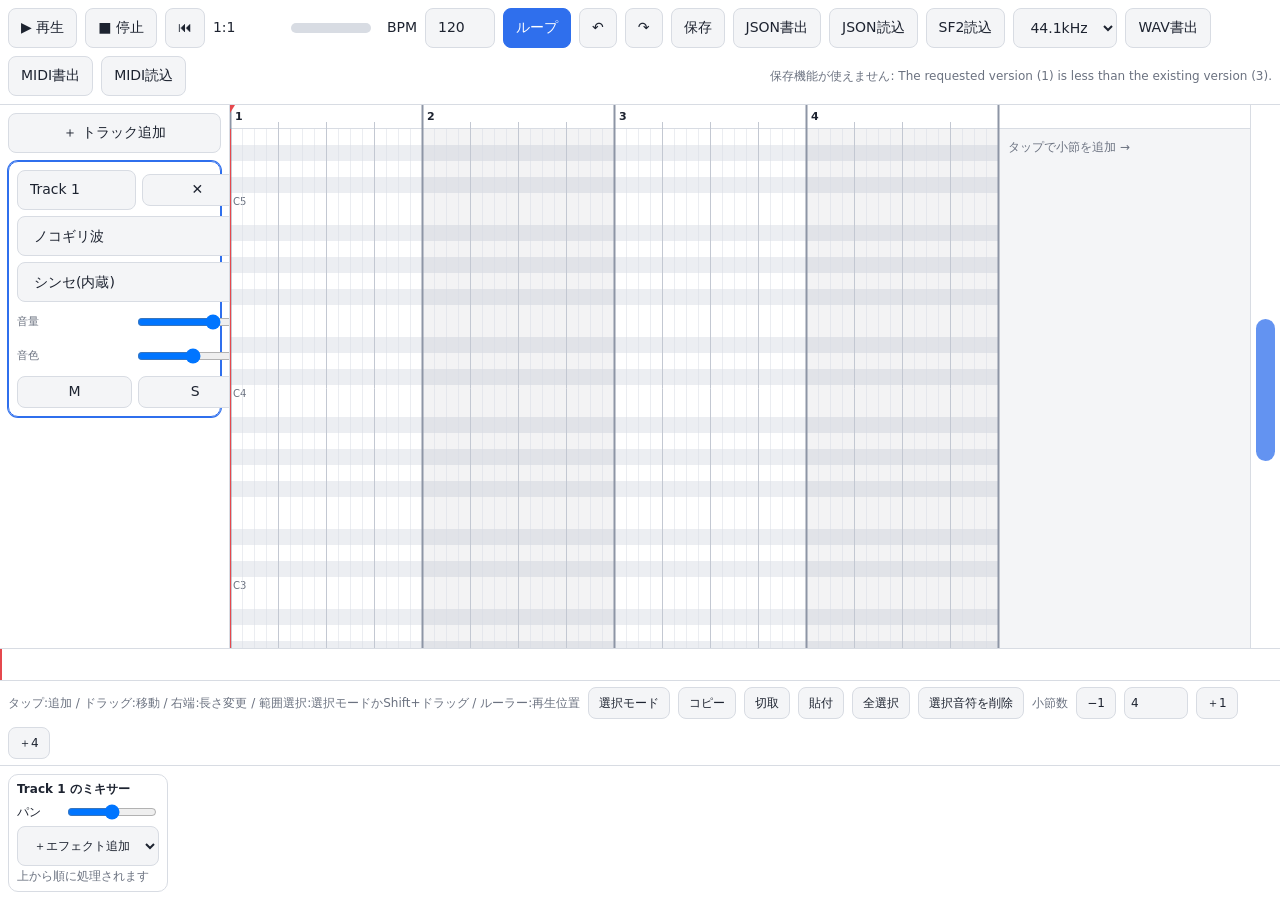
<file: Browser_DAW_%E9%80%9A%E5%B8%B8%E3%83%96%E3%83%A9%E3%82%A6%E3%82%B6%E5%AF%BE%E5%BF%9C (1).html>
<!DOCTYPE html>
<html lang="ja">
<head>
<meta charset="utf-8">
<meta name="viewport" content="width=device-width, initial-scale=1, viewport-fit=cover">
<title>Browser DAW - Phase 1</title>
<style>
:root{--bg:#f4f5f7;--panel:#fff;--fg:#1d2330;--mut:#6b7280;--line:#d8dce3;--acc:#2f6fed;--note:#2f6fed;--black:#eceef2;--beat:#c3c8d2;--bar:#8d95a5;box-sizing:border-box;padding-top:env(safe-area-inset-top,0px);padding-bottom:env(safe-area-inset-bottom,0px)}
@media(prefers-color-scheme:dark){:root:not([data-theme="light"]){--bg:#14171d;--panel:#1d222b;--fg:#e6e9ef;--mut:#98a1b2;--line:#2e3542;--acc:#5b92ff;--note:#5b92ff;--black:#181c23;--beat:#3a4252;--bar:#5a6478}}
:root[data-theme="dark"]{--bg:#14171d;--panel:#1d222b;--fg:#e6e9ef;--mut:#98a1b2;--line:#2e3542;--acc:#5b92ff;--note:#5b92ff;--black:#181c23;--beat:#3a4252;--bar:#5a6478}
*{box-sizing:border-box}html,body{margin:0;height:100%}
body{background:var(--bg);color:var(--fg);font:14px/1.4 system-ui,-apple-system,"Hiragino Sans","Noto Sans JP",sans-serif;display:flex;flex-direction:column;background-color:var(--bg)}
header{display:flex;flex-wrap:wrap;gap:8px;align-items:center;padding:8px;background:var(--panel);border-bottom:1px solid var(--line)}
button,select,input{font:inherit;color:var(--fg);background:var(--bg);border:1px solid var(--line);border-radius:8px;padding:8px 12px;min-height:40px}
button{cursor:pointer}button.on{background:var(--acc);color:#fff;border-color:var(--acc)}
input[type=range]{padding:0;min-height:24px}
#bpm{width:70px}#st{color:var(--mut);margin-left:auto;font-size:12px}#pos{font-variant-numeric:tabular-nums;min-width:70px}
main{flex:1;display:flex;min-height:0}
aside{width:230px;max-width:42vw;overflow:auto;background:var(--panel);border-right:1px solid var(--line);padding:8px;flex-shrink:0}
.trk{border:1px solid var(--line);border-radius:10px;padding:8px;margin-bottom:8px;display:grid;gap:6px}
.trk.sel{border-color:var(--acc);box-shadow:0 0 0 1px var(--acc)}
.trk .r{display:flex;gap:6px;align-items:center}.trk .r>*{flex:1;min-width:0}
.trk button{padding:4px 8px;min-height:32px;flex:0 0 auto}
.trk label{font-size:11px;color:var(--mut);flex:0 0 auto}
#roll{flex:1;overflow:auto;position:relative}
canvas{display:block;touch-action:none}
#sz{position:relative}#cv{position:sticky;top:0;left:0}
#bars{width:64px;min-height:32px;padding:2px 6px}
.bar2{display:flex;gap:8px;padding:6px 8px;background:var(--panel);border-top:1px solid var(--line);align-items:center;flex-wrap:wrap;font-size:12px;color:var(--mut)}
#mx{display:flex;gap:8px;overflow:auto;padding:8px;background:var(--panel);border-top:1px solid var(--line);max-height:170px;align-items:stretch;flex-shrink:0}
.fx{border:1px solid var(--line);border-radius:10px;padding:6px 8px;min-width:160px;display:grid;gap:2px;font-size:12px;align-content:start}
.fx label{display:flex;gap:6px;align-items:center;justify-content:space-between}.fx input[type=range]{width:90px;min-height:20px}
.fx button{padding:2px 8px;min-height:26px}.fx .h{display:flex;gap:4px;align-items:center}.fx .h b{flex:1}
#hs{position:relative;height:32px;background:var(--panel);border-top:1px solid var(--line);flex-shrink:0;touch-action:none;user-select:none;-webkit-user-select:none}
#hsT{position:absolute;top:5px;bottom:5px;left:0;width:60px;background:var(--acc);opacity:.75;border-radius:11px;cursor:grab;touch-action:none}
#hsP{position:absolute;top:0;bottom:0;width:2px;background:#e5484d;pointer-events:none;left:0}
.bar2 button{min-height:32px;padding:2px 10px}
#vs{position:relative;width:30px;background:var(--panel);border-left:1px solid var(--line);flex-shrink:0;touch-action:none;user-select:none;-webkit-user-select:none}
#vsT{position:absolute;left:5px;right:5px;top:0;height:60px;background:var(--acc);opacity:.75;border-radius:11px;cursor:grab;touch-action:none}
@media(max-width:640px){aside{width:160px}}
</style>
</head>
<body>
<header>
<button id="play">▶ 再生</button><button id="stop">■ 停止</button><button id="rew">⏮</button>
<span id="pos">1:1</span>
<span title="マスター出力レベル" style="display:inline-block;width:80px;height:10px;background:var(--line);border-radius:5px;overflow:hidden"><i id="mt" style="display:block;height:100%;width:0;background:var(--acc)"></i></span><b id="clip" style="color:#e5484d;font-size:12px;cursor:pointer" title="クリックで解除"></b>
BPM <input id="bpm" type="number" min="40" max="240" value="120">
<button id="loop" class="on">ループ</button>
<button id="undo">↶</button><button id="redo">↷</button>
<button id="save">保存</button><button id="exp">JSON書出</button><button id="imp">JSON読込</button><button id="sf2b">SF2読込</button><select id="sr"><option value="44100">44.1kHz</option><option value="48000">48kHz</option></select><button id="wav">WAV書出</button><button id="mexp">MIDI書出</button><button id="mimp">MIDI読込</button>
<span id="st">読み込み中…</span>
</header>
<main>
<aside><button id="add" style="width:100%;margin-bottom:8px">＋ トラック追加</button><div id="tl"></div></aside>
<div id="roll"><div id="sz"><canvas id="cv"></canvas></div></div>
<div id="vs"><div id="vsT"></div></div>
</main>
<div id="hs"><div id="hsT"></div><i id="hsP"></i></div>
<div class="bar2"><span>タップ:追加 / ドラッグ:移動 / 右端:長さ変更 / 範囲選択:選択モードかShift+ドラッグ / ルーラー:再生位置</span><button id="mdsel">選択モード</button><button id="cp">コピー</button><button id="ct">切取</button><button id="pst">貼付</button><button id="sall">全選択</button><button id="del">選択音符を削除</button><span>小節数</span><button id="bm" style="min-height:32px;padding:2px 10px">−1</button><input id="bars" type="number" min="1" max="256" value="4"><button id="bp" style="min-height:32px;padding:2px 10px">＋1</button><button id="bp4" style="min-height:32px;padding:2px 10px">＋4</button><span id="info"></span></div>
<div id="mx"></div>
<input type="file" id="file" accept=".json" hidden>
<input type="file" id="sf2f" accept=".sf2,.sf3" hidden>
<input type="file" id="midf" accept=".mid,.midi" hidden>
<script>
"use strict";
const BW=48,RH=16,LO=0,HI=128,ROWS=HI-LO,SNAP=0.25,LEN=16;
let S,sel=0,selNote=null,undo=[],redo=[],lastDur=1,playing=false,playBeat=0,loop=true;
let ctx=null,master=null,nextBeat=0,nextTime=0,startT=0,timer=null;
const $=id=>document.getElementById(id);
const newTrack=(i)=>({name:'Track '+(i+1),wave:'sawtooth',vol:.7,mute:false,solo:false,cut:6000,sf:null,pan:0,fx:[],notes:[]});
const fresh=()=>({v:1,bpm:120,len:LEN,tracks:[newTrack(0)]});
S=fresh();

/* ---------- audio ---------- */
function initAudio(){
  if(ctx){if(ctx.state!=='running')ctx.resume();return}
  ctx=new (window.AudioContext||window.webkitAudioContext)();
  const c=ctx.createDynamicsCompressor();master=ctx.createGain();master.gain.value=.8;master.connect(c);c.connect(ctx.destination);an=ctx.createAnalyser();c.connect(an);meter();
  ctx.resume();
}
function voice(t,p,v,when,dur){if(t.sf&&SF){sfVoice(t,p,v,when,dur);return}synthVoice(t,p,v,when,dur)}
function synthVoice(t,p,v,when,dur){
  const o=ctx.createOscillator(),f=ctx.createBiquadFilter(),g=ctx.createGain();
  o.type=t.wave;o.frequency.value=440*Math.pow(2,(p-69)/12);
  f.type='lowpass';f.frequency.value=t.cut;
  const pk=t.vol*(v/127)*.35,A=.01,R=.12,end=when+Math.max(dur,.05);
  g.gain.setValueAtTime(0,when);g.gain.linearRampToValueAtTime(pk,when+A);
  g.gain.setValueAtTime(pk*.8,Math.max(end,when+A));g.gain.linearRampToValueAtTime(0,end+R);
  o.connect(f);f.connect(g);g.connect(chIn(t));o.start(when);o.stop(end+R+.02);
}
const anySolo=()=>S.tracks.some(t=>t.solo);
const audible=t=>!t.mute&&(!anySolo()||t.solo);
const spb=()=>60/S.bpm;
function schedule(){
  const ahead=ctx.currentTime+.15;
  while(nextTime<ahead){
    const b0=nextBeat,b1=b0+SNAP/ (1) ;
    // schedule notes starting in [b0, b0+0.25)
    for(const t of S.tracks){if(!audible(t))continue;
      for(const n of t.notes){if(n.s>=b0-1e-6&&n.s<b0+SNAP-1e-6)voice(t,n.p,n.v,nextTime+(n.s-b0)*spb(),n.d*spb())}}
    nextTime+=SNAP*spb();nextBeat+=SNAP;
    if(nextBeat>=S.len-1e-6){
      if(loop){nextBeat=0}else{setTimeout(()=>{if(playing&&playBeat>=S.len-.1)stop(true)},(nextTime-ctx.currentTime)*1000);nextBeat=1e9;}
    }
  }
}
function play(){
  if(playing)return;initAudio();playing=true;
  nextBeat=Math.floor(playBeat/SNAP)*SNAP;nextTime=ctx.currentTime+.06;startT=nextTime-nextBeat*spb();
  startRef={t:nextTime,b:nextBeat};
  timer=setInterval(schedule,25);schedule();$('play').textContent='❚❚ 一時停止';requestAnimationFrame(frame);
}
let startRef={t:0,b:0};
function pause(){playing=false;clearInterval(timer);$('play').textContent='▶ 再生'}
let prevPx=0;
function followPlayhead(){const px=playBeat*BW,v=x=>x>=roll.scrollLeft&&x<=roll.scrollLeft+roll.clientWidth-24;if(v(prevPx)&&!v(px))roll.scrollLeft=Math.max(0,px-60);prevPx=px}
function stop(rewind){pause();if(rewind){playBeat=0;roll.scrollLeft=0}draw();upPos()}
function frame(){
  if(!playing)return;
  let b=startRef.b+(ctx.currentTime-startRef.t)/spb();
  if(loop&&nextBeat<1e8){
    // keep playhead in sync across loop wraps
    b=((b%S.len)+S.len)%S.len;
  }else if(b>=S.len){b=S.len}
  playBeat=Math.max(0,b);followPlayhead();draw();upPos();requestAnimationFrame(frame);
}
function upPos(){const bar=Math.floor(playBeat/4)+1,bt=Math.floor(playBeat%4)+1;$('pos').textContent=bar+':'+bt}

/* ---------- state / undo / save ---------- */
const snap=()=>JSON.stringify(S);
function pushUndo(){undo.push(snap());if(undo.length>100)undo.shift();redo=[]}
function restore(j){S=JSON.parse(j);normS();sel=Math.min(sel,S.tracks.length-1);selNote=null;selSet.clear();$('bpm').value=S.bpm;renderTracks();draw();dirty()}
let saveT=null;
function dirty(){$('st').textContent='未保存の変更あり';clearTimeout(saveT);saveT=setTimeout(saveDB,800)}
const dbp=new Promise((res,rej)=>{
  if(!window.indexedDB)return rej(new Error('IndexedDB非対応'));
  const r=indexedDB.open('browser-daw',1);r.onupgradeneeded=()=>r.result.createObjectStore('p');
  r.onsuccess=()=>res(r.result);r.onerror=()=>rej(r.error);
});
async function saveDB(){
  try{const db=await dbp;await new Promise((res,rej)=>{const tx=db.transaction('p','readwrite');tx.objectStore('p').put({data:snap(),at:Date.now()},'current');tx.oncomplete=res;tx.onerror=()=>rej(tx.error)});
    $('st').textContent='端末に保存済み '+new Date().toLocaleTimeString()}
  catch(e){$('st').textContent='保存失敗: '+e.message}
}
async function loadDB(){
  try{const db=await dbp;const v=await new Promise((res,rej)=>{const r=db.transaction('p').objectStore('p').get('current');r.onsuccess=()=>res(r.result);r.onerror=()=>rej(r.error)});
    if(v){S=JSON.parse(v.data);normS();$('st').textContent='保存データを読み込みました'}else $('st').textContent='新規プロジェクト'}
  catch(e){$('st').textContent='保存機能が使えません: '+e.message}
  $('bpm').value=S.bpm;renderTracks();draw();
}

/* ---------- tracks UI ---------- */
function renderTracks(){
  const tl=$('tl');tl.innerHTML='';
  S.tracks.forEach((t,i)=>{
    const d=document.createElement('div');d.className='trk'+(i===sel?' sel':'');
    d.innerHTML=`<div class="r"><input value="${t.name.replace(/"/g,'&quot;')}" data-k="name"><button data-a="del" title="削除">✕</button></div>
    <div class="r"><select data-k="wave"><option value="sine">サイン波</option><option value="square">矩形波</option><option value="triangle">三角波</option><option value="sawtooth">ノコギリ波</option></select></div>
    <div class="r"><select data-src>${srcOpts(t)}</select></div>
    <div class="r"><label>音量</label><input type="range" data-k="vol" min="0" max="1" step=".01" value="${t.vol}"></div>
    <div class="r"><label>音色</label><input type="range" data-k="cut" min="200" max="12000" step="50" value="${t.cut}"></div>
    <div class="r"><button data-a="mute" class="${t.mute?'on':''}">M</button><button data-a="solo" class="${t.solo?'on':''}">S</button></div>`;
    d.querySelector('select').value=t.wave;
    d.onclick=e=>{if(e.target.closest('[data-a],input,select'))return;sel=i;selNote=null;selSet.clear();renderTracks();draw()};
    d.querySelectorAll('[data-k]').forEach(el=>{
      el.onfocus=()=>{sel=i};
      el.oninput=()=>{const k=el.dataset.k;t[k]=el.type==='range'?+el.value:el.value;dirty()};
      el.onchange=()=>{if(el.tagName==='SELECT'){initAudio();voice(t,60,100,ctx.currentTime,.3)}};
    });
    d.querySelectorAll('[data-a]').forEach(b=>b.onclick=()=>{
      const a=b.dataset.a;
      if(a==='mute'){t.mute=!t.mute}
      else if(a==='solo'){t.solo=!t.solo}
      else if(a==='del'){if(S.tracks.length<2){alert('最後のトラックは削除できません');return}
        if(!confirm(t.name+' を削除しますか？'))return;pushUndo();S.tracks.splice(i,1);sel=Math.max(0,Math.min(sel,S.tracks.length-1))}
      dirty();renderTracks();draw();
    });
    const ss=d.querySelector('[data-src]');ss.onfocus=()=>{sel=i};
    ss.onchange=()=>{const v=ss.value;if(v==='x')return;t.sf=v===''?null:(([b,p])=>({b,p}))(v.split(':').map(Number));initAudio();voice(t,60,100,ctx.currentTime,.5);dirty()};
    tl.appendChild(d);
  });
}

/* ---------- piano roll ---------- */
const cv=$('cv'),g2=cv.getContext('2d');
function css(n){return getComputedStyle(document.documentElement).getPropertyValue(n).trim()}
const RULER=24,MAXBARS=256,roll=$('roll'),sz=$('sz');
const isBlack=p=>[1,3,6,8,10].includes(p%12);
const NN=['C','C#','D','D#','E','F','F#','G','G#','A','A#','B'];
function normS(){
  if(!S||!Array.isArray(S.tracks)||!S.tracks.length)S=fresh();
  let mx=0;for(const t of S.tracks){t.notes=Array.isArray(t.notes)?t.notes:[];for(const n of t.notes)mx=Math.max(mx,n.s+n.d)}
  let L=Number(S.len);if(!isFinite(L)||L<4)L=16;L=Math.max(L,mx);
  S.len=Math.min(MAXBARS*4,Math.ceil(L/4)*4);
}
function draw(){
  const r=devicePixelRatio||1,vw=Math.max(1,roll.clientWidth),vh=Math.max(1,roll.clientHeight);
  const W=S.len*BW,H=ROWS*RH,sx=roll.scrollLeft,sy=roll.scrollTop;
  sz.style.width=W+'px';sz.style.height=(H+RULER)+'px';
  const cw=Math.round(vw*r),chh=Math.round(vh*r);
  if(cv.width!==cw||cv.height!==chh){cv.width=cw;cv.height=chh;cv.style.width=vw+'px';cv.style.height=vh+'px'}
  const C={bg:css('--bg'),panel:css('--panel'),fg:css('--fg'),mut:css('--mut'),line:css('--line'),beat:css('--beat'),bar:css('--bar'),black:css('--black'),note:css('--note')};
  g2.setTransform(r,0,0,r,0,0);g2.globalAlpha=1;g2.lineWidth=1;
  g2.fillStyle=C.bg;g2.fillRect(0,0,vw,vh);
  const nb=S.len/4,b0=Math.max(0,Math.floor(sx/BW/4)),b1=Math.min(nb,Math.ceil((sx+vw)/BW/4));
  const x0=sx,x1=Math.min(W,sx+vw);
  g2.save();g2.beginPath();g2.rect(0,RULER,vw,vh-RULER);g2.clip();g2.translate(-sx,RULER-sy);
  g2.fillStyle=C.panel;g2.fillRect(x0,0,x1-x0,H);
  for(let p=LO;p<HI;p++){const y=(HI-1-p)*RH;
    if(isBlack(p)){g2.fillStyle=C.black;g2.fillRect(x0,y,x1-x0,RH)}
    if(p%12===0){g2.fillStyle=C.mut;g2.font='10px system-ui';g2.fillText('C'+(p/12-1),x0+3,y+RH-4)}}
  for(let bar=b0;bar<b1;bar++)if(bar%2){g2.globalAlpha=.05;g2.fillStyle=C.fg;g2.fillRect(bar*4*BW,0,4*BW,H)}
  g2.globalAlpha=1;
  const s0=Math.max(0,Math.floor(sx/(BW/4))),s1=Math.min(S.len*4,Math.ceil((sx+vw)/(BW/4)));
  for(let b=s0;b<=s1;b++){const x=b*BW/4,isBar=b%16===0;
    g2.strokeStyle=isBar?C.bar:b%4===0?C.beat:C.line;g2.globalAlpha=(isBar||b%4===0)?1:.5;g2.lineWidth=isBar?2:1;
    g2.beginPath();g2.moveTo(x+.5,0);g2.lineTo(x+.5,H);g2.stroke()}
  g2.globalAlpha=1;g2.lineWidth=1;
  const vis=n=>(n.s+n.d)*BW>=sx&&n.s*BW<=sx+vw;
  S.tracks.forEach((t,i)=>{if(i===sel)return;g2.globalAlpha=.18;g2.fillStyle=C.mut;
    t.notes.forEach(n=>{if(vis(n))g2.fillRect(n.s*BW,(HI-1-n.p)*RH+1,n.d*BW,RH-2)})});
  g2.globalAlpha=1;
  const t=S.tracks[sel];
  t.notes.forEach(n=>{if(!vis(n))return;const x=n.s*BW,y=(HI-1-n.p)*RH+1;
    g2.globalAlpha=.4+.6*n.v/127;g2.fillStyle=C.note;g2.fillRect(x,y,Math.max(4,n.d*BW-1),RH-2);g2.globalAlpha=1;
    if(n===selNote||selSet.has(n)){g2.strokeStyle=C.fg;g2.lineWidth=2;g2.strokeRect(x,y,Math.max(4,n.d*BW-1),RH-2);g2.lineWidth=1}});
  g2.strokeStyle='#e5484d';g2.lineWidth=2;g2.beginPath();g2.moveTo(playBeat*BW,0);g2.lineTo(playBeat*BW,H);g2.stroke();g2.lineWidth=1;
  if(drag&&drag.mode==='box'){const xa=Math.min(drag.x0,drag.x1),ya=Math.min(drag.y0,drag.y1),bw=Math.abs(drag.x1-drag.x0),bh=Math.abs(drag.y1-drag.y0);g2.globalAlpha=.15;g2.fillStyle=C.note;g2.fillRect(xa,ya,bw,bh);g2.globalAlpha=1;g2.strokeStyle=C.note;g2.setLineDash([4,3]);g2.strokeRect(xa+.5,ya+.5,bw,bh);g2.setLineDash([])}
  g2.restore();
  // ルーラー(小節番号)
  g2.fillStyle=C.panel;g2.fillRect(0,0,vw,RULER);
  g2.strokeStyle=C.line;g2.beginPath();g2.moveTo(0,RULER-.5);g2.lineTo(vw,RULER-.5);g2.stroke();
  for(let bt=Math.max(0,Math.floor(sx/BW));bt<=Math.min(S.len,Math.ceil((sx+vw)/BW));bt++){
    if(bt%4===0)continue;const x=bt*BW-sx;g2.strokeStyle=C.beat;g2.beginPath();g2.moveTo(x+.5,RULER-7);g2.lineTo(x+.5,RULER);g2.stroke()}
  for(let bar=b0;bar<=b1;bar++){const x=bar*4*BW-sx;
    g2.strokeStyle=C.bar;g2.lineWidth=2;g2.beginPath();g2.moveTo(x+.5,0);g2.lineTo(x+.5,RULER);g2.stroke();g2.lineWidth=1;
    if(bar<nb){g2.fillStyle=C.fg;g2.font='bold 11px system-ui';g2.fillText(String(bar+1),x+5,15)}}
  const px=playBeat*BW-sx;if(px>=0&&px<=vw){g2.fillStyle='#e5484d';g2.beginPath();g2.moveTo(px-5,0);g2.lineTo(px+5,0);g2.lineTo(px,8);g2.fill()}
  if(W-sx<vw-40){g2.fillStyle=C.mut;g2.font='12px system-ui';g2.fillText('タップで小節を追加 →',W-sx+10,RULER+22)}
  $('info').textContent=selSet.size>1?selSet.size+'音符を選択中':selNote?`${NN[selNote.p%12]}${Math.floor(selNote.p/12)-1}  長さ ${selNote.d}拍`:'';
  if(document.activeElement!==$('bars'))$('bars').value=S.len/4;
  updateHS();updateVS();
}
let drag=null,MODE='draw',CLIP=null;const selSet=new Set();
function pt(e){const r=cv.getBoundingClientRect();return{x:e.clientX-r.left+roll.scrollLeft,y:e.clientY-r.top-RULER+roll.scrollTop}}
function edgeScroll(e){const b=roll.getBoundingClientRect();if(e.clientX>b.right-48)roll.scrollLeft+=28;else if(e.clientX<b.left+48)roll.scrollLeft-=28}
function autoExtend(e,x){if(x>S.len*BW-BW&&S.len<MAXBARS*4)S.len=Math.min(MAXBARS*4,S.len+4);edgeScroll(e)}
function hit(x,y){const t=S.tracks[sel];const p=HI-1-Math.floor(y/RH);
  for(let i=t.notes.length-1;i>=0;i--){const n=t.notes[i];if(n.p===p&&x>=n.s*BW&&x<=(n.s+n.d)*BW)return n}return null}
const selList=()=>S.tracks[sel].notes.filter(n=>selSet.has(n));
function seekTo(beat){const b=Math.max(0,Math.min(S.len,Math.round(beat/SNAP)*SNAP)),w=playing;if(w)pause();playBeat=b;if(w)play();else{draw();upPos()}}
function boxSelect(){const d=drag,xa=Math.min(d.x0,d.x1),xb=Math.max(d.x0,d.x1),ya=Math.min(d.y0,d.y1),yb=Math.max(d.y0,d.y1);
  selSet.clear();d.base.forEach(n=>selSet.add(n));
  for(const n of S.tracks[sel].notes){const nx0=n.s*BW,nx1=(n.s+n.d)*BW,ny0=(HI-1-n.p)*RH,ny1=ny0+RH;if(nx1>=xa&&nx0<=xb&&ny1>=ya&&ny0<=yb)selSet.add(n)}}
cv.addEventListener('pointerdown',e=>{
  const rc=cv.getBoundingClientRect();
  if(e.clientY-rc.top<RULER){seekTo((e.clientX-rc.left+roll.scrollLeft)/BW);return}
  initAudio();const{x,y}=pt(e),t=S.tracks[sel];let n=hit(x,y);
  const mod=e.shiftKey||e.ctrlKey||e.metaKey;
  cv.setPointerCapture(e.pointerId);
  if(!n&&(MODE==='select'||mod)){drag={mode:'box',x0:x,y0:y,x1:x,y1:y,base:new Set(mod?selSet:[])};selNote=null;boxSelect();draw();return}
  if(n&&mod){if(selSet.has(n)){selSet.delete(n);selNote=null;draw();return}selSet.add(n)}
  else if(n&&!selSet.has(n)){selSet.clear();selSet.add(n)}
  pushUndo();let mode='move';
  if(!n&&x>=S.len*BW)S.len=Math.min(MAXBARS*4,Math.ceil(x/BW/4)*4);
  if(n){const right=(n.s+n.d)*BW-x;mode=(right<10&&selSet.size===1)?'resize':'move'}
  else{const p=HI-1-Math.floor(y/RH);if(p<LO||p>=HI){undo.pop();return}
    const s=Math.max(0,Math.min(S.len-lastDur,Math.floor(x/BW/SNAP)*SNAP));
    n={p,s,d:lastDur,v:100};t.notes.push(n);selSet.clear();selSet.add(n)}
  selNote=n;voice(t,n.p,n.v,ctx.currentTime,.25);
  drag={mode,n,ox:x/BW-n.s,moved:false,n0s:n.s,n0p:n.p,snap:[...selSet].map(m=>({m,s:m.s,p:m.p}))};draw();
});
cv.addEventListener('pointermove',e=>{
  if(!drag)return;const{x,y}=pt(e);
  if(drag.mode==='box'){edgeScroll(e);drag.x1=x;drag.y1=y;boxSelect();draw();return}
  const n=drag.n;autoExtend(e,x);
  if(drag.mode==='resize'){n.d=Math.max(SNAP,Math.min(S.len-n.s,Math.round((x/BW-n.s)/SNAP)*SNAP));lastDur=n.d}
  else{
    let ds=Math.round((x/BW-drag.ox)/SNAP)*SNAP-drag.n0s;
    let mnS=1e9,mxE=-1e9,mnP=1e9,mxP=-1e9;
    for(const o of drag.snap){mnS=Math.min(mnS,o.s);mxE=Math.max(mxE,o.s+o.m.d);mnP=Math.min(mnP,o.p);mxP=Math.max(mxP,o.p)}
    ds=Math.max(-mnS,Math.min(S.len-mxE,ds));
    let dp=Math.max(LO,Math.min(HI-1,HI-1-Math.floor(y/RH)))-drag.n0p;
    dp=Math.max(LO-mnP,Math.min(HI-1-mxP,dp));
    if(n.p!==drag.n0p+dp)voice(S.tracks[sel],drag.n0p+dp,n.v,ctx.currentTime,.15);
    for(const o of drag.snap){o.m.s=o.s+ds;o.m.p=o.p+dp}}
  drag.moved=true;draw();
});
const endDrag=()=>{if(!drag)return;const d=drag;drag=null;if(d.mode==='box'){selNote=selSet.size===1?[...selSet][0]:null;draw();return}dirty()};
cv.addEventListener('pointerup',endDrag);cv.addEventListener('pointercancel',endDrag);
function deleteNotes(arr){if(!arr.length)return;pushUndo();const t=S.tracks[sel],ds=new Set(arr);t.notes=t.notes.filter(n=>!ds.has(n));selSet.clear();selNote=null;draw();dirty()}
cv.addEventListener('contextmenu',e=>{e.preventDefault();const{x,y}=pt(e),n=hit(x,y);if(n)deleteNotes(selSet.has(n)?selList():[n])});
function delSel(){const a=selList();if(selNote&&!a.includes(selNote)&&S.tracks[sel].notes.includes(selNote))a.push(selNote);deleteNotes(a)}
function copySel(cut){const a=selList();
  if(!a.length){$('st').textContent='音符が選択されていません(「選択モード」で範囲選択できます)';return}
  const b0=Math.min(...a.map(n=>n.s)),b1=Math.max(...a.map(n=>n.s+n.d));
  CLIP={notes:a.map(n=>({p:n.p,s:n.s-b0,d:n.d,v:n.v})),span:b1-b0};
  if(cut)deleteNotes(a);$('st').textContent=a.length+'音符を'+(cut?'切り取り':'コピー')+'しました'}
function pasteSel(){
  if(!CLIP){$('st').textContent='貼り付ける音符がありません(先にコピーしてください)';return}
  const at=Math.max(0,Math.round(playBeat/SNAP)*SNAP),end=at+CLIP.span;
  if(end>MAXBARS*4){alert('最大小節数を超えるため貼り付けできません');return}
  pushUndo();if(end>S.len)S.len=Math.ceil(end/4)*4;
  const t=S.tracks[sel];selSet.clear();selNote=null;
  for(const c of CLIP.notes){const n={p:c.p,s:at+c.s,d:c.d,v:c.v};t.notes.push(n);selSet.add(n)}
  if(at*BW<roll.scrollLeft||at*BW>roll.scrollLeft+roll.clientWidth-40)roll.scrollLeft=Math.max(0,at*BW-40);
  draw();dirty();$('st').textContent=CLIP.notes.length+'音符を再生位置に貼り付けました(位置はルーラーをタップして変更)'}
function selectAll(){selSet.clear();S.tracks[sel].notes.forEach(n=>selSet.add(n));selNote=null;draw()}
$('mdsel').onclick=()=>{MODE=MODE==='select'?'draw':'select';$('mdsel').classList.toggle('on',MODE==='select');$('mdsel').textContent=MODE==='select'?'選択モード:ON':'選択モード'};
$('cp').onclick=()=>copySel(false);$('ct').onclick=()=>copySel(true);$('pst').onclick=pasteSel;$('sall').onclick=selectAll;
addEventListener('keydown',e=>{
  if(['INPUT','SELECT','TEXTAREA'].includes(e.target.tagName))return;
  if(e.key==='Escape'){selSet.clear();selNote=null;draw();return}
  if(!(e.ctrlKey||e.metaKey))return;const k=e.key.toLowerCase();
  if(k==='c'){e.preventDefault();copySel(false)}else if(k==='x'){e.preventDefault();copySel(true)}
  else if(k==='v'){e.preventDefault();pasteSel()}else if(k==='a'){e.preventDefault();selectAll()}});
/* ---------- 下部の横スクロールバー ---------- */
(function(){const hs=$('hs'),T=$('hsT');let st=null;
  const geo=()=>{const tw=hs.clientWidth,W=S.len*BW,vw=roll.clientWidth,w=Math.max(36,tw*Math.min(1,vw/W));return{tw,w,maxL:Math.max(0,W-vw)}};
  T.addEventListener('pointerdown',e=>{e.stopPropagation();T.setPointerCapture(e.pointerId);st={x:e.clientX,l:roll.scrollLeft}});
  T.addEventListener('pointermove',e=>{if(!st)return;const g=geo();if(g.tw-g.w<=0)return;roll.scrollLeft=st.l+(e.clientX-st.x)*g.maxL/(g.tw-g.w)});
  const up=()=>{st=null};T.addEventListener('pointerup',up);T.addEventListener('pointercancel',up);
  hs.addEventListener('pointerdown',e=>{if(e.target!==hs)return;const g=geo(),r=hs.getBoundingClientRect();if(g.tw-g.w<=0)return;
    roll.scrollLeft=((e.clientX-r.left-g.w/2)/(g.tw-g.w))*g.maxL});
})();
/* ---------- 右側の縦スクロールバー ---------- */
(function(){const vs=$('vs'),T=$('vsT');let st=null;
  const geo=()=>{const th=vs.clientHeight,Hh=ROWS*RH+RULER,vh=roll.clientHeight,h=Math.max(36,th*Math.min(1,vh/Hh));return{th,h,maxT:Math.max(0,Hh-vh)}};
  T.addEventListener('pointerdown',e=>{e.stopPropagation();T.setPointerCapture(e.pointerId);st={y:e.clientY,t:roll.scrollTop}});
  T.addEventListener('pointermove',e=>{if(!st)return;const g=geo();if(g.th-g.h<=0)return;roll.scrollTop=st.t+(e.clientY-st.y)*g.maxT/(g.th-g.h)});
  const up=()=>{st=null};T.addEventListener('pointerup',up);T.addEventListener('pointercancel',up);
  vs.addEventListener('pointerdown',e=>{if(e.target!==vs)return;const g=geo(),r=vs.getBoundingClientRect();if(g.th-g.h<=0)return;
    roll.scrollTop=((e.clientY-r.top-g.h/2)/(g.th-g.h))*g.maxT});
})();
function updateVS(){const vs=$('vs'),T=$('vsT'),th=vs.clientHeight,Hh=ROWS*RH+RULER,vh=roll.clientHeight,ratio=Math.min(1,vh/Hh),h=Math.max(36,th*ratio),maxT=Math.max(0,Hh-vh);
  T.style.display=ratio>=1?'none':'block';T.style.height=h+'px';T.style.top=(maxT>0?roll.scrollTop/maxT*(th-h):0)+'px'}
function updateHS(){const hs=$('hs'),T=$('hsT'),tw=hs.clientWidth,W=S.len*BW,vw=roll.clientWidth,ratio=Math.min(1,vw/W);
  const w=Math.max(36,tw*ratio),maxL=Math.max(0,W-vw);
  T.style.display=ratio>=1?'none':'block';T.style.width=w+'px';T.style.left=(maxL>0?roll.scrollLeft/maxL*(tw-w):0)+'px';
  $('hsP').style.left=Math.min(tw-2,playBeat/S.len*tw)+'px'}

/* ---------- controls ---------- */
$('play').onclick=()=>playing?pause():play();
$('stop').onclick=()=>stop(true);
$('rew').onclick=()=>{const w=playing;if(w)pause();playBeat=0;if(w)play();else{draw();upPos()}};
$('bpm').onchange=e=>{const v=Math.max(40,Math.min(240,+e.target.value||120));e.target.value=v;
  if(playing){const b=playBeat;pause();S.bpm=v;playBeat=b;play()}else S.bpm=v;dirty()};
$('loop').onclick=e=>{loop=!loop;e.target.classList.toggle('on',loop)};
$('add').onclick=()=>{pushUndo();S.tracks.push(newTrack(S.tracks.length));sel=S.tracks.length-1;renderTracks();draw();dirty()};
$('del').onclick=delSel;
$('undo').onclick=()=>{if(!undo.length)return;redo.push(snap());restore(undo.pop())};
$('redo').onclick=()=>{if(!redo.length)return;undo.push(snap());restore(redo.pop())};
$('save').onclick=saveDB;
$('exp').onclick=()=>dl('project.json',snap());
$('imp').onclick=()=>$('file').click();
$('file').onchange=async e=>{const f=e.target.files[0];if(!f)return;
  try{const o=JSON.parse(await f.text());
    if(!o||o.v!==1||!Array.isArray(o.tracks)||!o.tracks.length)throw new Error('対応していない形式です');
    pushUndo();restore(JSON.stringify(o))}catch(err){alert('読み込み失敗: '+err.message)}e.target.value=''};
addEventListener('keydown',e=>{
  if(['INPUT','SELECT'].includes(e.target.tagName))return;
  if(e.code==='Space'){e.preventDefault();$('play').click()}
  else if(e.key==='Delete'||e.key==='Backspace'){delSel()}
  else if((e.ctrlKey||e.metaKey)&&e.key==='z'){e.preventDefault();(e.shiftKey?$('redo'):$('undo')).click()}
});
addEventListener('beforeunload',()=>{if(S)saveDB()});
/* ---------- SF2 (自前パーサー+サンプラー。SF3は未対応) ---------- */
let SF=null;
function srcOpts(t){let h='<option value="">シンセ(内蔵)</option>';
  if(SF){for(const r of SF.presets)h+=`<option value="${r.b}:${r.p}"${t.sf&&t.sf.b===r.b&&t.sf.p===r.p?' selected':''}>${String(r.b).padStart(3,'0')}:${String(r.p).padStart(3,'0')} ${r.name.replace(/[<>&"]/g,'')}</option>`}
  else if(t.sf)h+=`<option value="x" selected>SF2未読込 (${t.sf.b}:${t.sf.p})</option>`;return h}
function parseSF2(buf){
  const dv=new DataView(buf),u8=new Uint8Array(buf),L=buf.byteLength;
  const str=(o,n)=>{let s='';for(let i=0;i<n;i++){const c=u8[o+i];if(!c)break;s+=String.fromCharCode(c)}return s};
  if(L<12||str(0,4)!=='RIFF'||str(8,4)!=='sfbk')throw new Error('SoundFontファイルではありません');
  const ch={};let smpl=-1,o=12;
  while(o+8<=L){const id=str(o,4),sz=dv.getUint32(o+4,true);
    if(id==='LIST'){const ty=str(o+8,4),e=Math.min(L,o+8+sz);let p=o+12;
      while(p+8<=e){const cid=str(p,4),cs=dv.getUint32(p+4,true);
        if(ty==='sdta'&&cid==='smpl')smpl=p+8;else if(ty==='pdta'||ty==='INFO')ch[cid]=[p+8,cs];p+=8+cs+(cs&1)}}
    o+=8+sz+(sz&1)}
  if(ch.ifil&&dv.getUint16(ch.ifil[0],true)>=3)throw new Error('SF3(圧縮形式)は未対応です。現在はSF2のみ読み込めます');
  if(smpl<0)throw new Error('サンプルデータが見つかりません');
  for(const k of ['phdr','pbag','pgen','inst','ibag','igen','shdr'])if(!ch[k])throw new Error('必要なデータ('+k+')がありません');
  const rec=(n,sz,fn)=>{const[p,l]=ch[n],c=Math.floor(l/sz),a=[];for(let i=0;i<c;i++)a.push(fn(p+i*sz));return a};
  const gen=p=>({o:dv.getUint16(p,true),lo:u8[p+2],hi:u8[p+3],s:dv.getInt16(p+2,true),u:dv.getUint16(p+2,true)});
  const phdr=rec('phdr',38,p=>({name:str(p,20),p:dv.getUint16(p+20,true),b:dv.getUint16(p+22,true),bag:dv.getUint16(p+24,true)}));
  const pbag=rec('pbag',4,p=>dv.getUint16(p,true)),pgen=rec('pgen',4,gen);
  const inst=rec('inst',22,p=>({bag:dv.getUint16(p+20,true)}));
  const ibag=rec('ibag',4,p=>dv.getUint16(p,true)),igen=rec('igen',4,gen);
  const samples=rec('shdr',46,p=>({start:dv.getUint32(p+20,true),end:dv.getUint32(p+24,true),sl:dv.getUint32(p+28,true),el:dv.getUint32(p+32,true),rate:dv.getUint32(p+36,true),pitch:u8[p+40],corr:dv.getInt8(p+41),type:dv.getUint16(p+44,true)})).slice(0,-1);
  if(samples.some(s=>s.type&0x10))throw new Error('圧縮サンプル(SF3)は未対応です');
  const zl=(bags,gens,i0,i1)=>{const z=[];for(let b=i0;b<i1;b++){const m={};for(let k=bags[b];k<bags[b+1];k++)m[gens[k].o]=gens[k];z.push(m)}return z};
  const presets=phdr.slice(0,-1).map((h,i)=>({name:h.name,b:h.b,p:h.p,i0:h.bag,i1:phdr[i+1].bag})).sort((a,b)=>a.b-b.b||a.p-b.p);
  const tc=x=>Math.pow(2,x/1200);
  function zones(pr){if(pr.z)return pr.z;const out=[];let pg=null;
    for(const m of zl(pbag,pgen,pr.i0,pr.i1)){if(!m[41]){pg=pg||m;continue}
      const ii=m[41].u;if(!inst[ii+1])continue;let ig=null;
      for(const im of zl(ibag,igen,inst[ii].bag,inst[ii+1].bag)){if(!im[53]){ig=ig||im;continue}
        const s=samples[im[53].u];if(!s||(s.type&0x8000))continue;
        const v=(q,k,d)=>{const a=im[q]||(ig&&ig[q]);return a?a[k]:d};
        const pv=(q,k)=>{const a=m[q]||(pg&&pg[q]);return a?a[k]:0};
        const kr=[v(43,'lo',0),v(43,'hi',127)],vr=[v(44,'lo',0),v(44,'hi',127)];
        const pk=[pv(43,'lo')||0,(m[43]||(pg&&pg[43]))?pv(43,'hi'):127],pvl=[pv(44,'lo')||0,(m[44]||(pg&&pg[44]))?pv(44,'hi'):127];
        const ro=v(58,'s',-1);
        out.push({si:im[53].u,klo:Math.max(kr[0],pk[0]),khi:Math.min(kr[1],pk[1]),vlo:Math.max(vr[0],pvl[0]),vhi:Math.min(vr[1],pvl[1]),
          root:ro>=0?ro:(s.pitch===255?60:s.pitch),tune:(v(51,'s',0)+pv(51,'s'))*100+v(52,'s',0)+pv(52,'s')+s.corr,
          att:Math.max(0,v(48,'s',0)+pv(48,'s')),atk:tc(v(34,'s',-12000)),dec:tc(v(36,'s',-12000)),
          sus:Math.max(0,Math.min(1440,v(37,'s',0))),rel:Math.max(.06,tc(v(38,'s',-12000))),loop:(v(54,'u',0)&1)===1,pan:v(17,'s',0)})}}
    return pr.z=out}
  function sBuf(i){const s=samples[i];if(s.buf!==undefined)return s.buf;const n=s.end-s.start;
    if(n<8||smpl+s.end*2>L){return s.buf=null}
    const f=new Float32Array(n);for(let j=0;j<n;j++)f[j]=dv.getInt16(smpl+(s.start+j)*2,true)/32768;
    const ab=ctx.createBuffer(1,n,Math.max(8000,Math.min(96000,s.rate||44100)));ab.copyToChannel(f,0);return s.buf=ab}
  return{presets,zones,sBuf,samples}}
function sfVoice(t,p,v,when,dur){
  const pr=SF.presets.find(x=>x.b===t.sf.b&&x.p===t.sf.p);if(!pr)return;
  for(const z of SF.zones(pr)){if(p<z.klo||p>z.khi||v<z.vlo||v>z.vhi)continue;
    const ab=SF.sBuf(z.si);if(!ab)continue;const s=SF.samples[z.si];
    const src=ctx.createBufferSource();src.buffer=ab;
    const rate=Math.pow(2,((p-z.root)*100+z.tune)/1200);src.playbackRate.value=rate;
    if(z.loop&&s.el>s.sl+8){src.loop=true;src.loopStart=(s.sl-s.start)/ab.sampleRate;src.loopEnd=(s.el-s.start)/ab.sampleRate}
    const g=ctx.createGain(),pn=ctx.createStereoPanner();pn.pan.value=Math.max(-1,Math.min(1,z.pan/500));
    const peak=t.vol*Math.pow(v/127,2)*Math.pow(10,-z.att/200)*.6,lvl=Math.pow(10,-z.sus/200);
    let end=when+Math.max(dur,.05);if(!z.loop)end=Math.max(end,when+Math.min(ab.duration/rate,1.5));
    const ta=when+Math.max(z.atk,.003);
    g.gain.setValueAtTime(0,when);g.gain.linearRampToValueAtTime(peak,ta);
    const tau=Math.max(z.dec/3,.001);g.gain.setTargetAtTime(peak*lvl,ta,tau);
    const ve=end>ta?peak*lvl+(peak-peak*lvl)*Math.exp(-(end-ta)/tau):peak*(end-when)/(ta-when);
    g.gain.setValueAtTime(ve,end);g.gain.setTargetAtTime(0,end,z.rel/3);
    src.connect(g);g.connect(pn);pn.connect(chIn(t));src.start(when);src.stop(end+Math.min(z.rel*1.5,4)+.05)}}
$('sf2b').onclick=()=>$('sf2f').click();
$('sf2f').onchange=async e=>{const f=e.target.files[0];if(!f)return;e.target.value='';
  try{if(f.size>500*1048576)throw new Error('ファイルが大きすぎます(500MB超)');
    $('st').textContent='SF2を解析中…';const sf=parseSF2(await f.arrayBuffer());
    if(!sf.presets.length)throw new Error('プリセットがありません');
    initAudio();SF=sf;S.sf2=f.name;
    const t=S.tracks[sel];if(!t.sf){const r=sf.presets.find(x=>x.b===0&&x.p===0)||sf.presets[0];t.sf={b:r.b,p:r.p}}
    renderTracks();dirty();$('st').textContent=`SF2読込完了: ${f.name} (${(f.size/1048576).toFixed(1)}MB / ${sf.presets.length}プリセット)`}
  catch(err){$('st').textContent='SF2読込失敗: '+err.message;alert('SF2を読み込めませんでした: '+err.message)}};
/* ---------- ミキサー / エフェクト ---------- */
let an=null;const mb=new Float32Array(2048);
function meter(){if(an){an.getFloatTimeDomainData(mb);let m=0;for(let i=0;i<mb.length;i++){const a=Math.abs(mb[i]);if(a>m)m=a}
  $('mt').style.width=Math.min(100,m*100)+'%';$('mt').style.background=m>=.95?'#e5484d':'var(--acc)';if(m>=.98)$('clip').textContent='CLIP!'}requestAnimationFrame(meter)}
$('clip').onclick=()=>{$('clip').textContent=''};
const FXD={
reverb:['リバーブ',{mix:[0,1,.3,.01,'ミックス'],time:[.3,5,1.8,.1,'長さ']}],
delay:['ディレイ',{mix:[0,1,.3,.01,'ミックス'],time:[.05,1,.3,.01,'時間'],fb:[0,.9,.35,.01,'反復']}],
eq:['イコライザー',{low:[-15,15,0,1,'低音'],mid:[-15,15,0,1,'中音'],high:[-15,15,0,1,'高音']}],
chorus:['コーラス',{mix:[0,1,.5,.01,'ミックス'],rate:[.1,5,1,.1,'速さ'],depth:[.001,.01,.004,.001,'深さ']}],
dist:['ディストーション',{drive:[0,100,20,1,'歪み'],mix:[0,1,1,.01,'ミックス']}],
comp:['コンプレッサー',{thr:[-60,0,-20,1,'閾値'],ratio:[1,20,4,.5,'比率']}]};
const defP=k=>Object.fromEntries(Object.entries(FXD[k][1]).map(([n,v])=>[n,v[2]]));
function mkFx(type,p){
 const c=ctx,I=c.createGain(),O=c.createGain(),d=c.createGain(),w=c.createGain(),mx=m=>{d.gain.value=1-m;w.gain.value=m};
 I.connect(d);d.connect(O);w.connect(O);let h;
 if(type==='reverb'){const cv=c.createConvolver();I.connect(cv);cv.connect(w);let tt=0;
  h=q=>{mx(q.mix);if(q.time!==tt){tt=q.time;const n=c.sampleRate*tt|0,b=c.createBuffer(2,n,c.sampleRate);for(let k=0;k<2;k++){const a=b.getChannelData(k);for(let j=0;j<n;j++)a[j]=(Math.random()*2-1)*Math.pow(1-j/n,3)}cv.buffer=b}}}
 else if(type==='delay'){const dl=c.createDelay(1),fb=c.createGain();I.connect(dl);dl.connect(w);dl.connect(fb);fb.connect(dl);h=q=>{mx(q.mix);dl.delayTime.value=q.time;fb.gain.value=q.fb}}
 else if(type==='eq'){const f=['lowshelf','peaking','highshelf'].map((ty,i)=>{const b=c.createBiquadFilter();b.type=ty;b.frequency.value=[200,1000,4000][i];return b});
  I.connect(f[0]);f[0].connect(f[1]);f[1].connect(f[2]);f[2].connect(w);h=q=>{mx(1);f[0].gain.value=q.low;f[1].gain.value=q.mid;f[2].gain.value=q.high}}
 else if(type==='chorus'){const dl=c.createDelay(.1),l=c.createOscillator(),lg=c.createGain();dl.delayTime.value=.02;l.connect(lg);lg.connect(dl.delayTime);l.start();I.connect(dl);dl.connect(w);h=q=>{mx(q.mix);l.frequency.value=q.rate;lg.gain.value=q.depth}}
 else if(type==='dist'){const ws=c.createWaveShaper();ws.oversample='4x';I.connect(ws);ws.connect(w);h=q=>{mx(q.mix);const n=256,cu=new Float32Array(n);for(let i=0;i<n;i++)cu[i]=Math.tanh((i*2/(n-1)-1)*(1+q.drive/5));ws.curve=cu}}
 else{const cm=c.createDynamicsCompressor();I.connect(cm);cm.connect(w);h=q=>{mx(1);cm.threshold.value=q.thr;cm.ratio.value=q.ratio}}
 h(p);return{I,O,h}}
let CH=new WeakMap(),FXN=new WeakMap();
function getCh(t){let c=CH.get(t);if(!c){c={in:ctx.createGain(),pan:ctx.createStereoPanner(),f:[]};c.pan.connect(master);CH.set(t,c);rebuild(t)}return c}
const chIn=t=>getCh(t).in;
function fxNode(e){let n=FXN.get(e);if(!n){n=mkFx(e.type,Object.assign(defP(e.type),e.p));FXN.set(e,n)}return n}
function rebuild(t){if(!ctx)return;const c=getCh(t);c.in.disconnect();c.f.forEach(n=>n.O.disconnect());
 const fx=(t.fx||[]).map(fxNode);let prev=c.in;fx.forEach(n=>{prev.connect(n.I);prev=n.O});prev.connect(c.pan);c.f=fx;c.pan.pan.value=t.pan||0}
function renderMx(){const m=$('mx'),t=S.tracks[sel];m.innerHTML='';t.fx=t.fx||[];
 const h=document.createElement('div');h.className='fx';
 h.innerHTML='<div class="h"><b>'+t.name.replace(/[<>&"]/g,'')+' のミキサー</b></div><label>パン <input type="range" min="-1" max="1" step=".05" value="'+(t.pan||0)+'"></label><select><option value="">＋エフェクト追加</option>'+Object.keys(FXD).map(k=>'<option value="'+k+'">'+FXD[k][0]+'</option>').join('')+'</select><span style="color:var(--mut)">上から順に処理されます</span>';
 h.querySelector('input').oninput=e=>{t.pan=+e.target.value;if(ctx)getCh(t).pan.pan.value=t.pan;dirty()};
 h.querySelector('select').onchange=e=>{const k=e.target.value;if(!k)return;pushUndo();t.fx.push({type:k,p:defP(k)});rebuild(t);renderMx();dirty()};
 m.appendChild(h);
 t.fx.forEach((e,i)=>{const d=document.createElement('div');d.className='fx';
  d.innerHTML='<div class="h"><b>'+(i+1)+'. '+FXD[e.type][0]+'</b><button data-m="-1">◀</button><button data-m="1">▶</button><button data-m="0">✕</button></div>'+
   Object.entries(FXD[e.type][1]).map(([k,v])=>'<label>'+v[4]+'<input type="range" data-k="'+k+'" min="'+v[0]+'" max="'+v[1]+'" step="'+v[3]+'" value="'+(e.p[k]??v[2])+'"></label>').join('');
  d.querySelectorAll('[data-k]').forEach(r=>r.oninput=()=>{e.p[r.dataset.k]=+r.value;if(ctx)fxNode(e).h(Object.assign(defP(e.type),e.p));dirty()});
  d.querySelectorAll('[data-m]').forEach(b=>b.onclick=()=>{const mv=+b.dataset.m;pushUndo();
   if(mv===0)t.fx.splice(i,1);else{const j=i+mv;if(j<0||j>=t.fx.length)return;[t.fx[i],t.fx[j]]=[t.fx[j],t.fx[i]]}
   rebuild(t);renderMx();dirty()});
  m.appendChild(d)})}
const _rt=renderTracks;renderTracks=function(){_rt();renderMx()};
/* ---------- 書き出し (WAV/MIDI/JSON) ---------- */
async function dl(name,data){
  // Claude 専用 API に依存せず、通常のブラウザ標準機能で保存する
  let blob;
  if(data instanceof Blob){
    blob=data;
  }else if(typeof data==='string'){
    blob=new Blob([data],{type:name.toLowerCase().endsWith('.json')?'application/json;charset=utf-8':'text/plain;charset=utf-8'});
  }else if(data instanceof ArrayBuffer || ArrayBuffer.isView(data)){
    blob=new Blob([data],{type:'application/octet-stream'});
  }else{
    blob=new Blob([String(data)],{type:'application/octet-stream'});
  }
  let url;
  try{
    url=URL.createObjectURL(blob);
    const a=document.createElement('a');
    a.href=url;
    a.download=String(name||'download');
    a.style.display='none';
    document.body.appendChild(a);
    a.click();
    a.remove();
    // ダウンロード開始後に URL を解放する
    setTimeout(()=>URL.revokeObjectURL(url),1000);
  }catch(e){
    if(url)URL.revokeObjectURL(url);
    alert('保存できませんでした: '+((e&&(e.message||e.message))||e||'不明なエラー'));
  }
}
const crcT=(()=>{const t=new Uint32Array(256);for(let n=0;n<256;n++){let c=n;for(let k=0;k<8;k++)c=c&1?0xEDB88320^(c>>>1):c>>>1;t[n]=c>>>0}return t})();
const crc32=u=>{let c=-1;for(let i=0;i<u.length;i++)c=crcT[(c^u[i])&255]^(c>>>8);return(c^-1)>>>0};
const cat=a=>{const r=new Uint8Array(a.reduce((s,x)=>s+x.length,0));let o=0;for(const x of a){r.set(x,o);o+=x.length}return r};
function zip(name,u8){
  const nb=new TextEncoder().encode(name),crc=crc32(u8),n=u8.length,l=new DataView(new ArrayBuffer(30+nb.length));
  l.setUint32(0,0x04034b50,true);l.setUint16(4,20,true);l.setUint32(14,crc,true);l.setUint32(18,n,true);l.setUint32(22,n,true);l.setUint16(26,nb.length,true);new Uint8Array(l.buffer).set(nb,30);
  const c=new DataView(new ArrayBuffer(46+nb.length));
  c.setUint32(0,0x02014b50,true);c.setUint16(4,20,true);c.setUint16(6,20,true);c.setUint32(16,crc,true);c.setUint32(20,n,true);c.setUint32(24,n,true);c.setUint16(28,nb.length,true);new Uint8Array(c.buffer).set(nb,46);
  const e=new DataView(new ArrayBuffer(22));e.setUint32(0,0x06054b50,true);e.setUint16(8,1,true);e.setUint16(10,1,true);e.setUint32(12,c.byteLength,true);e.setUint32(16,30+nb.length+n,true);
  return new Blob([l.buffer,u8,c.buffer,e.buffer],{type:'application/zip'})}
async function exportWav(){
  const sr=+$('sr').value,sp=60/S.bpm,dur=S.len*sp+3;
  if(!S.tracks.some(t=>t.notes.length&&audible(t))){alert('書き出す音符がありません');return}
  $('st').textContent='WAVを書き出し中…(長い曲は数秒かかります)';
  const sv={ctx,master,an,CH,FXN};let p;
  try{
    const oc=new OfflineAudioContext(2,Math.ceil(dur*sr),sr);
    ctx=oc;an=null;CH=new WeakMap();FXN=new WeakMap();
    const cm=oc.createDynamicsCompressor();master=oc.createGain();master.gain.value=.8;master.connect(cm);cm.connect(oc.destination);
    for(const t of S.tracks){if(!audible(t))continue;for(const n of t.notes)voice(t,n.p,n.v,.05+n.s*sp,n.d*sp)}
    p=oc.startRendering();
  }catch(e){$('st').textContent='WAV書き出し失敗: '+e.message;alert('WAVを生成できませんでした: '+e.message);return}
  finally{ctx=sv.ctx;master=sv.master;an=sv.an;CH=sv.CH;FXN=sv.FXN}
  try{
    const b=await p,n=b.length,ch=[b.getChannelData(0),b.getChannelData(1)],o=new DataView(new ArrayBuffer(44+n*4));
    const w=(i,s)=>{for(let k=0;k<s.length;k++)o.setUint8(i+k,s.charCodeAt(k))};
    w(0,'RIFF');o.setUint32(4,36+n*4,true);w(8,'WAVEfmt ');o.setUint32(16,16,true);o.setUint16(20,1,true);o.setUint16(22,2,true);o.setUint32(24,sr,true);o.setUint32(28,sr*4,true);o.setUint16(32,4,true);o.setUint16(34,16,true);w(36,'data');o.setUint32(40,n*4,true);
    let pk=0;for(let i=0;i<n;i++)for(let c=0;c<2;c++){const v=ch[c][i];pk=Math.max(pk,Math.abs(v));const x=Math.max(-1,Math.min(1,v));o.setInt16(44+i*4+c*2,x<0?x*32768:x*32767,true)}
    $('st').textContent='WAV生成完了'+(pk>1?' (クリッピングあり)':'');
    await dl('mix.zip',zip('mix.wav',new Uint8Array(o.buffer)));
  }catch(e){$('st').textContent='WAV書き出し失敗: '+e.message}
}
function exportMidi(){
  const PPQ=480,vl=v=>{const a=[v&127];while(v>>=7)a.unshift((v&127)|128);return a};
  const chunk=(id,d)=>{const h=new Uint8Array(8+d.length);for(let i=0;i<4;i++)h[i]=id.charCodeAt(i);new DataView(h.buffer).setUint32(4,d.length);h.set(d,8);return h};
  const mk=ev=>{ev.sort((a,b)=>a.t-b.t||a.o-b.o);let last=0,d=[];for(const e of ev){d.push(...vl(e.t-last),...e.b);last=e.t}d.push(0,0xFF,0x2F,0);return chunk('MTrk',Uint8Array.from(d))};
  const us=Math.round(6e7/S.bpm),head=new Uint8Array(14),hv=new DataView(head.buffer);
  head.set([77,84,104,100,0,0,0,6,0,1]);hv.setUint16(10,S.tracks.length+1);hv.setUint16(12,PPQ);
  const parts=[head,mk([{t:0,o:0,b:[0xFF,0x51,3,us>>16&255,us>>8&255,us&255]},{t:0,o:0,b:[0xFF,0x58,4,4,2,24,8]}])];
  const CHS=[0,1,2,3,4,5,6,7,8,10,11,12,13,14,15];
  S.tracks.forEach((t,i)=>{const c=CHS[i%15],ev=[];if(t.sf)ev.push({t:0,o:-1,b:[0xC0|c,t.sf.p&127]});
    for(const n of t.notes){const a=Math.round(n.s*PPQ),z=Math.max(a+1,Math.round((n.s+n.d)*PPQ));ev.push({t:a,o:1,b:[0x90|c,n.p&127,n.v&127]},{t:z,o:0,b:[0x80|c,n.p&127,0]})}
    parts.push(mk(ev))});
  dl('song.zip',zip('song.mid',cat(parts)));
}
function importMidi(buf){
  const u=new Uint8Array(buf),dv=new DataView(buf);
  const s4=p=>String.fromCharCode(u[p],u[p+1],u[p+2],u[p+3]);
  if(u.length<14||s4(0)!=='MThd')throw new Error('標準MIDIファイルではありません');
  const nt=dv.getUint16(10),div=dv.getUint16(12);
  if(!div||(div&0x8000))throw new Error('この時間形式(SMPTE)のMIDIは未対応です');
  let p=8+dv.getUint32(4),bpm=null,maxEnd=0;const tr=[];
  for(let k=0;k<nt&&p+8<=u.length;k++){
    const len=dv.getUint32(p+4),end=Math.min(u.length,p+8+len);let q=p+8,tick=0,rs=0;const on={},notes=[];
    while(q<end){
      let d=0,b;do{b=u[q++];d=d*128+(b&127)}while((b&128)&&q<end);tick+=d;
      const st=u[q];
      if(st===0xFF){const ty=u[q+1];let l=0,r=q+2,c;do{c=u[r++];l=l*128+(c&127)}while((c&128)&&r<end);
        if(ty===0x51&&bpm===null&&l===3)bpm=Math.round(6e7/(u[r]*65536+u[r+1]*256+u[r+2]));
        q=r+l;if(ty===0x2F)break;continue}
      if(st===0xF0||st===0xF7){let l=0,r=q+1,c;do{c=u[r++];l=l*128+(c&127)}while((c&128)&&r<end);q=r+l;continue}
      let s=st;if(st&128){rs=st;q++}else s=rs;
      const hi=s>>4,ch=s&15;
      if(hi===0xC||hi===0xD){q++;continue}
      const a=u[q++],v=u[q++],key=ch*128+a;
      if(hi===9&&v>0){on[key]=[tick,v]}
      else if(hi===8||hi===9){const x=on[key];if(x){delete on[key];const n={p:a,s:x[0]/div,d:Math.max(.0625,(tick-x[0])/div),v:x[1]};notes.push(n);maxEnd=Math.max(maxEnd,n.s+n.d)}}
    }
    if(notes.length)tr.push(notes);
    p+=8+len;
  }
  if(!tr.length)throw new Error('音符が見つかりませんでした');
  pushUndo();
  const len=Math.min(MAXBARS*4,Math.max(16,Math.ceil(maxEnd/4)*4));
  S.len=len;if(bpm)S.bpm=Math.max(40,Math.min(240,bpm));
  S.tracks=tr.slice(0,16).map((ns,i)=>Object.assign(newTrack(i),{name:'MIDI '+(i+1),notes:ns.filter(n=>n.s<len)}));
  sel=0;selNote=null;playBeat=0;$('bpm').value=S.bpm;renderTracks();draw();dirty();
  return 'トラック'+S.tracks.length+' / 音符'+S.tracks.reduce((a,t)=>a+t.notes.length,0)+(tr.length>16?' (17トラック目以降は省略)':'')}
$('wav').onclick=exportWav;$('mexp').onclick=exportMidi;$('mimp').onclick=()=>$('midf').click();
$('midf').onchange=async e=>{const f=e.target.files[0];e.target.value='';if(!f)return;
  try{if(playing)stop(true);const m=importMidi(await f.arrayBuffer());$('st').textContent='MIDI読込完了: '+m+' (拍子は4/4固定)'}
  catch(err){$('st').textContent='MIDI読込失敗: '+err.message;alert('MIDIを読み込めませんでした: '+err.message)}};
/* ---------- 小節数の変更 ---------- */
const minBars=()=>{let mx=0;for(const t of S.tracks)for(const n of t.notes)mx=Math.max(mx,n.s+n.d);return Math.max(1,Math.ceil(mx/4-1e-9))};
function setBars(n,toEnd){n=Math.round(n);if(!isFinite(n))return;const mn=minBars();
  if(n<mn){n=mn;$('st').textContent='音符があるため'+mn+'小節より短くできません'}
  n=Math.min(MAXBARS,n);if(n*4===S.len){draw();return}
  pushUndo();S.len=n*4;draw();dirty();if(toEnd)roll.scrollLeft=roll.scrollWidth}
$('bars').onchange=e=>setBars(+e.target.value);
$('bm').onclick=()=>setBars(S.len/4-1);$('bp').onclick=()=>setBars(S.len/4+1,true);$('bp4').onclick=()=>setBars(S.len/4+4,true);
roll.addEventListener('scroll',()=>draw());
addEventListener('resize',()=>draw());
if(window.ResizeObserver)new ResizeObserver(()=>draw()).observe(roll);
loadDB().then(()=>{$('roll').scrollTop=(HI-1-76)*RH});
</script>
</body>
</html>
</file>
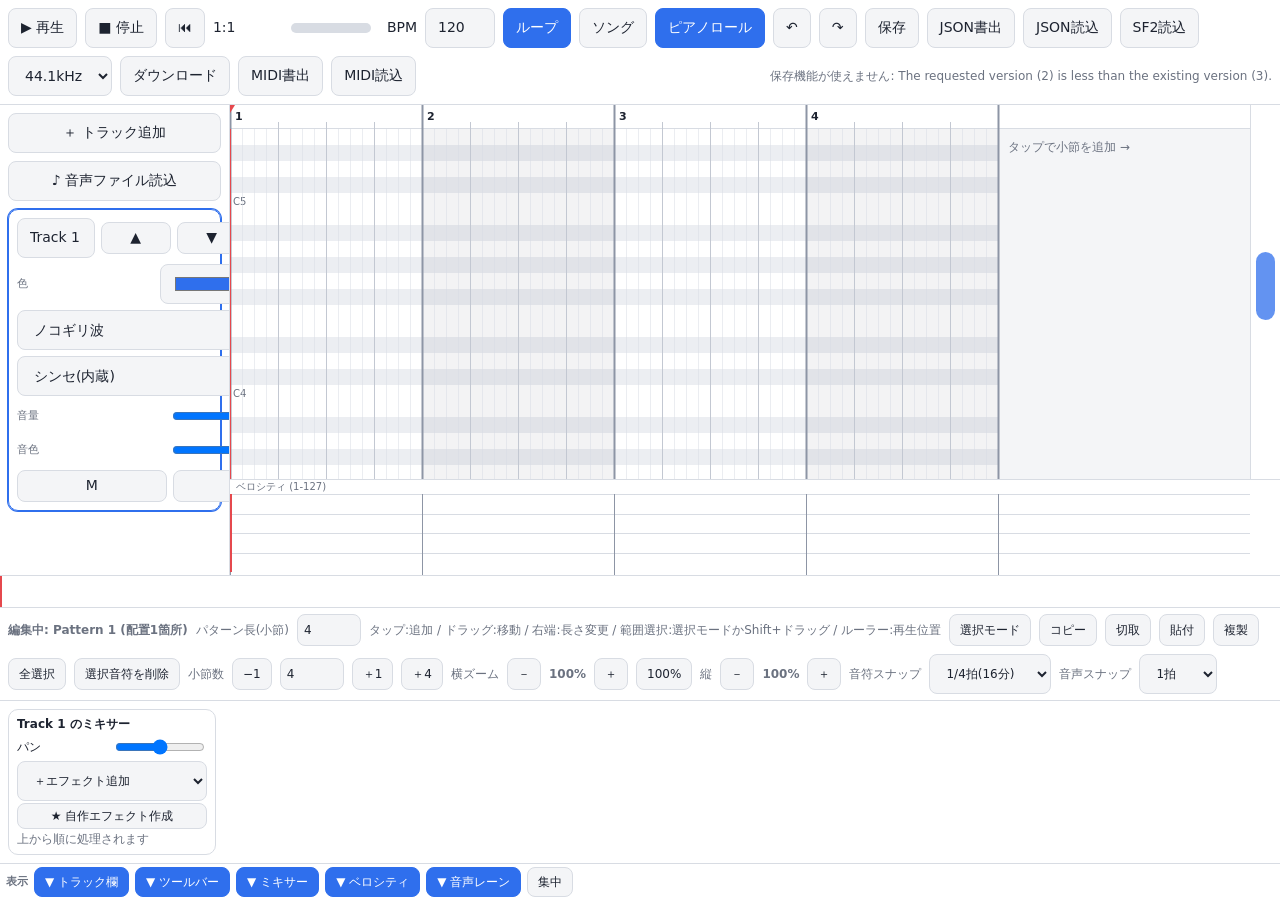
<file: daw-panels-modified (1).html>
<!DOCTYPE html>
<html lang="ja">
<head>
<meta charset="utf-8">
<meta name="viewport" content="width=device-width, initial-scale=1, viewport-fit=cover">
<title>Browser DAW - Phase 1</title>
<style>
:root{--bg:#f4f5f7;--panel:#fff;--fg:#1d2330;--mut:#6b7280;--line:#d8dce3;--acc:#2f6fed;--note:#2f6fed;--black:#eceef2;--beat:#c3c8d2;--bar:#8d95a5;box-sizing:border-box;padding-top:env(safe-area-inset-top,0px);padding-bottom:env(safe-area-inset-bottom,0px)}
@media(prefers-color-scheme:dark){:root:not([data-theme="light"]){--bg:#14171d;--panel:#1d222b;--fg:#e6e9ef;--mut:#98a1b2;--line:#2e3542;--acc:#5b92ff;--note:#5b92ff;--black:#181c23;--beat:#3a4252;--bar:#5a6478}}
:root[data-theme="dark"]{--bg:#14171d;--panel:#1d222b;--fg:#e6e9ef;--mut:#98a1b2;--line:#2e3542;--acc:#5b92ff;--note:#5b92ff;--black:#181c23;--beat:#3a4252;--bar:#5a6478}
*{box-sizing:border-box}html,body{margin:0;height:100%}
body{background:var(--bg);color:var(--fg);font:14px/1.4 system-ui,-apple-system,"Hiragino Sans","Noto Sans JP",sans-serif;display:flex;flex-direction:column;background-color:var(--bg)}
header{display:flex;flex-wrap:wrap;gap:8px;align-items:center;padding:8px;background:var(--panel);border-bottom:1px solid var(--line)}
button,select,input{font:inherit;color:var(--fg);background:var(--bg);border:1px solid var(--line);border-radius:8px;padding:8px 12px;min-height:40px}
button{cursor:pointer}button.on{background:var(--acc);color:#fff;border-color:var(--acc)}
input[type=range]{padding:0;min-height:24px}
#bpm{width:70px}#st{color:var(--mut);margin-left:auto;font-size:12px}#pos{font-variant-numeric:tabular-nums;min-width:70px}
main{flex:1;display:flex;min-height:0}
aside{width:230px;max-width:42vw;overflow:auto;background:var(--panel);border-right:1px solid var(--line);padding:8px;flex-shrink:0}
.trk{border:1px solid var(--line);border-radius:10px;padding:8px;margin-bottom:8px;display:grid;gap:6px}
.trk.sel{border-color:var(--acc);box-shadow:0 0 0 1px var(--acc)}
.trk .r{display:flex;gap:6px;align-items:center}.trk .r>*{flex:1;min-width:0}
.trk button{padding:4px 8px;min-height:32px;flex:0 0 auto}
.trk label{font-size:11px;color:var(--mut);flex:0 0 auto}
#roll{flex:1;overflow:auto;position:relative}
canvas{display:block;touch-action:none}
#sz{position:relative}#cv{position:sticky;top:0;left:0}
#bars{width:64px;min-height:32px;padding:2px 6px}
.bar2{display:flex;gap:8px;padding:6px 8px;background:var(--panel);border-top:1px solid var(--line);align-items:center;flex-wrap:wrap;font-size:12px;color:var(--mut)}
#mx{display:flex;gap:8px;overflow:auto;padding:8px;background:var(--panel);border-top:1px solid var(--line);max-height:170px;align-items:stretch;flex-shrink:0}
.fx{border:1px solid var(--line);border-radius:10px;padding:6px 8px;min-width:160px;display:grid;gap:2px;font-size:12px;align-content:start}
.fx label{display:flex;gap:6px;align-items:center;justify-content:space-between}.fx input[type=range]{width:90px;min-height:20px}
.fx button{padding:2px 8px;min-height:26px}.fx button.on{background:var(--acc);color:#fff;border-color:var(--acc)}.fx .fv{font-size:11px;color:var(--mut);min-width:46px;text-align:right}
@media(pointer:coarse){.fx input[type=range]{width:140px;min-height:34px}.fx button{min-height:38px;min-width:38px}.fx{min-width:190px}}.fx .h{display:flex;gap:4px;align-items:center}.fx .h b{flex:1}
#rc{flex:1;display:flex;flex-direction:column;min-width:0;min-height:0}#rt{flex:1;display:flex;min-height:0}
#vlw{height:96px;flex-shrink:0;border-top:1px solid var(--line);padding-right:30px;background:var(--panel)}#vl{cursor:ns-resize;touch-action:none}
#alw{flex-shrink:0;overflow-y:auto;overflow-x:hidden;border-top:1px solid var(--line);padding-right:30px;background:var(--panel);display:none}#al{display:block;touch-action:none}
#hs{position:relative;height:32px;background:var(--panel);border-top:1px solid var(--line);flex-shrink:0;touch-action:none;user-select:none;-webkit-user-select:none}
#hsT{position:absolute;top:5px;bottom:5px;left:0;width:60px;background:var(--acc);opacity:.75;border-radius:11px;cursor:grab;touch-action:none}
#hsP{position:absolute;top:0;bottom:0;width:2px;background:#e5484d;pointer-events:none;left:0}
.bar2 button{min-height:32px;padding:2px 10px}
#vs{position:relative;width:30px;background:var(--panel);border-left:1px solid var(--line);flex-shrink:0;touch-action:none;user-select:none;-webkit-user-select:none}
#vsT{position:absolute;left:5px;right:5px;top:0;height:60px;background:var(--acc);opacity:.75;border-radius:11px;cursor:grab;touch-action:none}
body.fxopen{overflow:hidden}
#fxs{position:fixed;inset:0;z-index:60;background:var(--bg);display:flex;flex-direction:column;overscroll-behavior:contain;padding-top:env(safe-area-inset-top,0px);padding-bottom:env(safe-area-inset-bottom,0px)}
#fxs[hidden]{display:none!important}
.fxt{display:flex;flex-wrap:wrap;gap:6px;align-items:center;padding:6px 8px;background:var(--panel);border-bottom:1px solid var(--line)}
.fxt button,.fxt select,.fxt input{min-height:38px}.fxt input#fsName{width:150px}
.fxm{flex:1;display:flex;min-height:0}
#fsPal{width:150px;overflow:auto;background:var(--panel);border-right:1px solid var(--line);padding:6px;flex-shrink:0}
#fsPal b{display:block;font-size:12px;color:var(--mut);margin:8px 0 4px}#fsPal button{width:100%;margin-bottom:4px;min-height:40px;text-align:left}
#fsWs{position:relative;flex:1;overflow:hidden;touch-action:none;user-select:none;-webkit-user-select:none;background:var(--bg);background-image:radial-gradient(var(--line) 1.2px,transparent 1.2px);background-size:24px 24px}
#fsWorld{position:absolute;left:0;top:0;transform-origin:0 0;width:1px;height:1px}
#fsSvg{position:absolute;left:0;top:0;width:1px;height:1px;overflow:visible;pointer-events:none}
.eh{pointer-events:stroke;cursor:pointer}.ev{fill:none;stroke-width:3;pointer-events:none}.ev.a{stroke:var(--acc)}.ev.c{stroke:#e0902d;stroke-dasharray:6 4}.ev.sel{stroke-width:5;stroke:#e5484d}
#fsNodes{position:absolute;left:0;top:0}
.fn{position:absolute;min-width:150px;background:var(--panel);border:2px solid var(--line);border-radius:12px;box-shadow:0 2px 8px rgba(0,0,0,.18)}
.fn.sel{border-color:var(--acc)}.fn.dim{opacity:.55}.fn .fh{display:flex;align-items:center;gap:6px;padding:6px 8px;font-weight:bold;font-size:13px;cursor:grab;background:var(--black);border-radius:10px 10px 0 0}
.fn .fh span{flex:1}.fn .fdel{border:0;background:transparent;min-height:30px;min-width:30px;font-size:15px;cursor:pointer;color:var(--mut)}
.fn .fb{display:flex;justify-content:space-between;gap:10px;padding:2px 0}.fcol{display:flex;flex-direction:column}
.pt{display:flex;align-items:center;gap:6px;min-height:34px;padding:0 4px;font-size:11px;color:var(--mut);cursor:crosshair}
.pt.out{flex-direction:row-reverse}.pt i{width:20px;height:20px;border-radius:50%;border:3px solid var(--acc);background:var(--panel);flex-shrink:0}
.pt.c i{border-color:#e0902d;border-radius:5px}.pt.pend i{background:var(--acc)}.pt.c.pend i{background:#e0902d}
#fsIns{width:250px;overflow:auto;background:var(--panel);border-left:1px solid var(--line);padding:8px;flex-shrink:0;display:grid;gap:6px;align-content:start;font-size:13px}
#fsIns label{display:grid;gap:3px}#fsIns input[type=range]{width:100%;min-height:30px}#fsIns input[type=number],#fsIns input:not([type]){min-height:36px}
#fsIns .fv{font-size:11px;color:var(--mut)}#fsMsg{padding:4px 10px;font-size:12px;color:var(--mut);background:var(--panel);border-top:1px solid var(--line);min-height:26px}
@media(max-width:760px){.fxm{flex-direction:column}#fsPal{width:auto;display:flex;gap:4px;overflow-x:auto;border-right:0;border-bottom:1px solid var(--line);flex-shrink:0}#fsPal b{display:none}#fsPal button{width:auto;white-space:nowrap;margin:0}#fsIns{width:auto;max-height:36%;border-left:0;border-top:1px solid var(--line)}}
.hid{display:none!important}
#dock{display:flex;gap:6px;padding:3px 6px;background:var(--panel);border-top:1px solid var(--line);flex-shrink:0;overflow-x:auto;white-space:nowrap}
#dock button{min-height:30px;padding:2px 10px;font-size:12px;flex-shrink:0}
@media(max-width:640px){aside{width:160px}}

/* ダウンロード設定ダイアログ（既存画面の見た目は変更しない） */
#exportOverlay{position:fixed;inset:0;z-index:1000;display:flex;align-items:center;justify-content:center;padding:18px;background:rgba(8,12,20,.58);backdrop-filter:blur(6px);-webkit-backdrop-filter:blur(6px)}
#exportOverlay[hidden]{display:none!important}
#exportDialog{width:min(520px,100%);max-height:min(90vh,760px);overflow:auto;background:var(--panel);color:var(--fg);border:1px solid var(--line);border-radius:16px;padding:18px;box-shadow:0 18px 70px rgba(0,0,0,.35);display:grid;gap:12px}
#exportDialog h2{margin:0;font-size:19px}#exportDialog label{display:grid;gap:5px;font-size:13px;color:var(--mut)}#exportDialog input,#exportDialog select{width:100%}
#exportActions{display:flex;gap:8px;flex-wrap:wrap;justify-content:flex-end}#exportActions button{min-width:90px}
#exportPreviewState{font-size:12px;color:var(--mut);min-height:18px}

</style>
</head>
<body>
<header>
<button id="play">▶ 再生</button><button id="stop">■ 停止</button><button id="rew">⏮</button>
<span id="pos">1:1</span>
<span title="マスター出力レベル" style="display:inline-block;width:80px;height:10px;background:var(--line);border-radius:5px;overflow:hidden"><i id="mt" style="display:block;height:100%;width:0;background:var(--acc)"></i></span><b id="clip" style="color:#e5484d;font-size:12px;cursor:pointer" title="クリックで解除"></b>
BPM <input id="bpm" type="number" min="40" max="240" value="120">
<button id="loop" class="on">ループ</button>
<button id="vSong">ソング</button><button id="vRoll" class="on">ピアノロール</button><button id="undo">↶</button><button id="redo">↷</button>
<button id="save">保存</button><button id="exp">JSON書出</button><button id="imp">JSON読込</button><button id="sf2b">SF2読込</button><select id="sr"><option value="44100">44.1kHz</option><option value="48000">48kHz</option></select><button id="wav">ダウンロード</button><button id="mexp">MIDI書出</button><button id="mimp">MIDI読込</button>
<span id="st">読み込み中…</span>
</header>
<main>
<aside><button id="add" style="width:100%;margin-bottom:8px">＋ トラック追加</button><button id="addA" style="width:100%;margin-bottom:8px">♪ 音声ファイル読込</button><div id="tl"></div><div id="atl"></div></aside>
<div id="rc"><div id="rt"><div id="roll"><div id="sz"><canvas id="cv"></canvas></div></div>
<div id="vs"><div id="vsT"></div></div></div>
<div id="alw"><canvas id="al"></canvas></div>
<div id="vlw"><canvas id="vl"></canvas></div></div>
</main>
<div id="hs"><div id="hsT"></div><i id="hsP"></i></div>
<div class="bar2" id="abar" style="display:none"><b id="ainfo"></b><input id="an" style="width:110px;min-height:32px"><select id="akd"><option value="vol">音量</option><option value="pitch">ピッチ</option><option value="echo">エコー</option></select><button id="amLine">折れ線</button><button id="amCurve">曲線</button><span class="acv">滑らかさ</span><input class="acv" id="asm" type="range" min="0" max="1" step=".05" style="width:90px;min-height:24px"><span class="apt">範囲±半音</span><input class="apt" id="arng" type="number" min="1" max="48" style="width:60px;min-height:32px;padding:2px 6px"><span class="aeo">遅延(秒)</span><input class="aeo" id="atm" type="number" step=".05" min=".02" max="1" style="width:64px;min-height:32px;padding:2px 6px"><span class="aeo">フィードバック</span><input class="aeo" id="afb" type="number" step=".05" min="0" max=".85" style="width:64px;min-height:32px;padding:2px 6px"><span>長さ(小節)</span><input id="alen" type="number" min="1" max="64" style="width:60px;min-height:32px;padding:2px 6px"><label><input type="checkbox" id="asnOn" checked>スナップ</label><span>点:タップ追加 / ドラッグ移動 / 右クリックかDelete削除 / 範囲選択:選択モードかShift</span></div>
<div class="bar2" id="sgbar" style="display:none"><b>ソング</b><select id="akind"><option value="vol">音量</option><option value="pitch">ピッチ</option><option value="echo">エコー</option></select><button id="sgAT">＋オートメーショントラック</button><button id="sgDelAT">AUTOトラック削除</button><input id="pn" placeholder="パターン名" style="width:130px;min-height:32px"><input id="pc" type="color" style="width:44px;min-height:32px;padding:2px"><button id="sgOpen">ピアノロールで開く</button><button id="sgDup">複製(同じパターンを参照)</button><button id="sgCopy">独立コピー</button><button id="sgDel">ブロック削除</button><button id="sgDelP">パターン削除</button><span>空きマスをタップ:新規 / ダブルタップ:開く / 右端:長さ(小節単位)</span></div>
<div class="bar2"><b id="pinfo"></b><span>パターン長(小節)</span><input id="plen" type="number" min="1" max="64" style="width:64px;min-height:32px;padding:2px 6px"><span>タップ:追加 / ドラッグ:移動 / 右端:長さ変更 / 範囲選択:選択モードかShift+ドラッグ / ルーラー:再生位置</span><button id="mdsel">選択モード</button><button id="cp">コピー</button><button id="ct">切取</button><button id="pst">貼付</button><button id="dup" title="Ctrl/Cmd+D">複製</button><button id="sall">全選択</button><button id="del">選択音符を削除</button><span>小節数</span><button id="bm" style="min-height:32px;padding:2px 10px">−1</button><input id="bars" type="number" min="1" max="256" value="4"><button id="bp" style="min-height:32px;padding:2px 10px">＋1</button><button id="bp4" style="min-height:32px;padding:2px 10px">＋4</button><span>横ズーム</span><button id="zhm">－</button><b id="zhl">100%</b><button id="zhp">＋</button><button id="zhr">100%</button><span>縦</span><button id="zvm">－</button><b id="zvl">100%</b><button id="zvp">＋</button><span>音符スナップ</span><select id="grid"><option value="1">1拍(4分)</option><option value="0.5">1/2拍(8分)</option><option value="0.25" selected>1/4拍(16分)</option><option value="0.125">1/8拍(32分)</option><option value="0.0625">1/16拍(64分)</option><option value="0.3333333333333333">3連(1/3拍)</option><option value="0.16666666666666666">3連(1/6拍)</option><option value="0.01">ほぼ自由</option></select><span>音声スナップ</span><select id="asn"><option value="4">1小節</option><option value="1" selected>1拍</option><option value="0.25">1/16</option><option value="0">なし</option></select><span id="info"></span></div>
<div id="mx"></div>
<div id="dock"><b style="font-size:11px;color:var(--mut);align-self:center;white-space:nowrap">表示</b><button data-pn="tr">トラック欄</button><button data-pn="tb">ツールバー</button><button data-pn="mx">ミキサー</button><button data-pn="vl">ベロシティ</button><button data-pn="al">音声レーン</button><button id="pnFocus" title="すべてしまう / 元に戻す">集中</button></div>
<input type="file" id="file" accept=".json" hidden>
<input type="file" id="sf2f" accept=".sf2,.sf3" hidden>
<input type="file" id="midf" accept=".mid,.midi" hidden>
<input type="file" id="fsF" accept=".json,application/json" hidden>
<div id="fxs" hidden>
 <div class="fxt"><b>★ 自作エフェクト</b><select id="fsSel"></select><button id="fsNew">新規</button><button id="fsDup">複製</button><button id="fsDel">削除</button>
  <input id="fsName" placeholder="エフェクト名"><button id="fsUndo">↶</button><button id="fsRedo">↷</button>
  <button id="fsAudA">試聴(音階)</button><button id="fsAudN">試聴(ノイズ)</button><button id="fsStop">■</button><button id="fsAdd">選択トラックに追加</button>
  <button id="fsExp">JSON書出</button><button id="fsImp">JSON読込</button>
  <button id="fsZm">－</button><b id="fsZl">100%</b><button id="fsZp">＋</button><button id="fsFit">全体表示</button><button id="fsClose">閉じる</button></div>
 <div class="fxm"><div id="fsPal"></div><div id="fsWs"><div id="fsWorld"><svg id="fsSvg"></svg><div id="fsNodes"></div></div></div><div id="fsIns"></div></div>
 <div id="fsMsg"></div></div>

<div id="exportOverlay" hidden>
 <section id="exportDialog" role="dialog" aria-modal="true" aria-labelledby="exportTitle">
  <h2 id="exportTitle">オーディオをダウンロード</h2>
  <label>ファイル名<input id="exportName" value="mix" maxlength="120" autocomplete="off"></label>
  <label>オーディオ形式<select id="exportFormat"><option value="wav">WAV（非圧縮・高音質）</option></select></label>
  <label>全体の音量 <span id="exportVolText">100%</span><input id="exportVol" type="range" min="0" max="200" value="100" step="1"></label>
  <div id="exportPreviewState">設定を決めて、試聴してからダウンロードできます。</div>
  <div id="exportActions"><button id="exportClose">キャンセル</button><button id="exportPreview">▶ 試聴</button><button id="exportStart" class="on">ダウンロード</button></div>
 </section>
</div>

<input type="file" id="audf" accept="audio/*,.wav,.mp3,.ogg,.oga,.m4a,.aac,.flac,.opus,.webm,.aiff,.aif" hidden>
<script>
"use strict";
let BW=48,RH=16;const LO=0,HI=128,ROWS=HI-LO,SNAP=0.25,LEN=16;
let S,sel=0,selNote=null,undo=[],redo=[],lastDur=1,playing=false,playBeat=0,loop=true;
let ctx=null,master=null,nextBeat=0,nextTime=0,startT=0,timer=null;
const $=id=>document.getElementById(id);
const TCOL=['#2f6fed','#e5484d','#2da44e','#d4a017','#8957e5','#0aa5a5','#e0702d','#d6409f'];
const newTrack=(i)=>({name:'Track '+(i+1),wave:'sawtooth',vol:.7,mute:false,solo:false,cut:6000,sf:null,pan:0,fx:[],color:TCOL[i%TCOL.length],id:uid(),notes:[]});
const fresh=()=>{const P={id:uid(),name:'Pattern 1',color:TCOL[0],len:16,notes:[]};return{v:1,bpm:120,len:LEN,tracks:[newTrack(0)],patterns:[P],place:[{id:uid(),pid:P.id,ti:0,s:0,l:16}],edit:P.id}};
S=fresh();

/* ---------- audio ---------- */
function initAudio(){
  if(ctx){if(ctx.state!=='running')ctx.resume();return}
  ctx=new (window.AudioContext||window.webkitAudioContext)();
  const c=ctx.createDynamicsCompressor();master=ctx.createGain();master.gain.value=.8;master.connect(c);c.connect(ctx.destination);an=ctx.createAnalyser();c.connect(an);meter();ensureWL(ctx).then(rebuildAll).catch(()=>{});
  ctx.resume();
}
function voice(t,p,v,when,dur){PC=(VB==null)?null:pitchCurve(t,VB,dur/spb());if(t.sf&&SF)sfVoice(t,p,v,when,dur);else synthVoice(t,p,v,when,dur);PC=null}
function synthVoice(t,p,v,when,dur){
  const o=ctx.createOscillator(),f=ctx.createBiquadFilter(),g=ctx.createGain();
  o.type=t.wave;o.frequency.value=440*Math.pow(2,(p-69)/12);if(PC)applyDet(o.detune,when,PC);
  f.type='lowpass';f.frequency.value=t.cut;
  const pk=t.vol*(v/127)*.35,A=.01,R=.12,end=when+Math.max(dur,.05);
  g.gain.setValueAtTime(0,when);g.gain.linearRampToValueAtTime(pk,when+A);
  g.gain.setValueAtTime(pk*.8,Math.max(end,when+A));g.gain.linearRampToValueAtTime(0,end+R);
  o.connect(f);f.connect(g);g.connect(chIn(t));o.start(when);o.stop(end+R+.02);
}
const anySolo=()=>S.tracks.some(t=>t.solo)||AT().some(t=>t.solo);
const audible=t=>!t.mute&&(!anySolo()||t.solo);
const spb=()=>60/S.bpm;
function schedule(){
  const ahead=ctx.currentTime+.15;
  while(nextTime<ahead){
    const b0=nextBeat,b1=b0+SNAP/ (1) ;
    // schedule notes starting in [b0, b0+0.25)
    for(const e of songNotes())if(e.s>=b0-1e-6&&e.s<b0+SNAP-1e-6&&audible(e.t)){VB=e.s;voice(e.t,e.p,e.v,nextTime+(e.s-b0)*spb(),e.d*spb());VB=null}
    for(const tr of AT())for(const c of tr.clips)if(c.s>=b0-1e-6&&c.s<b0+SNAP-1e-6)startClip(c,tr,nextTime+(c.s-b0)*spb(),c.o,Math.min(c.d,(S.len-c.s)*spb()),true);
    schedAuto(b0,nextTime,spb());
    nextTime+=SNAP*spb();nextBeat+=SNAP;
    if(nextBeat>=S.len-1e-6){
      if(loop){nextBeat=0}else{setTimeout(()=>{if(playing&&playBeat>=S.len-.1)stop(true)},(nextTime-ctx.currentTime)*1000);nextBeat=1e9;}
    }
  }
}
function play(){
  if(playing)return;initAudio();playing=true;
  nextBeat=Math.floor(playBeat/SNAP)*SNAP;nextTime=ctx.currentTime+.06;startT=nextTime-nextBeat*spb();
  startRef={t:nextTime,b:nextBeat};startPartial();
  timer=setInterval(schedule,25);schedule();$('play').textContent='❚❚ 一時停止';requestAnimationFrame(frame);
}
let startRef={t:0,b:0};
function pause(){playing=false;clearInterval(timer);ASRC.forEach(x=>{try{x.stop()}catch(e){}});ASRC.clear();resetAuto();$('play').textContent='▶ 再生'}
let prevPx=0;
function followPlayhead(){const px=playBeat*BW,v=x=>x>=roll.scrollLeft&&x<=roll.scrollLeft+roll.clientWidth-24;if(v(prevPx)&&!v(px))roll.scrollLeft=Math.max(0,px-60);prevPx=px}
function stop(rewind){pause();if(rewind){playBeat=0;roll.scrollLeft=0}draw();upPos()}
function frame(){
  if(!playing)return;
  let b=startRef.b+(ctx.currentTime-startRef.t)/spb();
  if(loop&&nextBeat<1e8){
    // keep playhead in sync across loop wraps
    b=((b%S.len)+S.len)%S.len;
  }else if(b>=S.len){b=S.len}
  playBeat=Math.max(0,b);followPlayhead();draw();upPos();requestAnimationFrame(frame);
}
function upPos(){const bar=Math.floor(playBeat/4)+1,bt=Math.floor(playBeat%4)+1;$('pos').textContent=bar+':'+bt}

/* ---------- state / undo / save ---------- */
const snap=()=>JSON.stringify(S,function(k,v){return(k==='notes'&&this&&this.wave!==undefined)?undefined:v});
function pushUndo(){undo.push(snap());if(undo.length>100)undo.shift();redo=[]}
function restore(j){S=JSON.parse(j);normS();sel=Math.min(sel,S.tracks.length-1);selNote=null;selSet.clear();$('bpm').value=S.bpm;renderTracks();draw();dirty()}
let saveT=null;
function dirty(){NC=null;AC=null;$('st').textContent='未保存の変更あり';clearTimeout(saveT);saveT=setTimeout(saveDB,800)}
const dbp=new Promise((res,rej)=>{
  if(!window.indexedDB)return rej(new Error('IndexedDB非対応'));
  const r=indexedDB.open('browser-daw',2);r.onupgradeneeded=()=>{const d=r.result;if(!d.objectStoreNames.contains('p'))d.createObjectStore('p');if(!d.objectStoreNames.contains('a'))d.createObjectStore('a')};
  r.onsuccess=()=>res(r.result);r.onerror=()=>rej(r.error);
});
async function saveDB(){
  try{const db=await dbp;await new Promise((res,rej)=>{const tx=db.transaction('p','readwrite');tx.objectStore('p').put({data:snap(),at:Date.now()},'current');tx.oncomplete=res;tx.onerror=()=>rej(tx.error)});
    $('st').textContent='端末に保存済み '+new Date().toLocaleTimeString()}
  catch(e){$('st').textContent='保存失敗: '+e.message}
}
async function loadDB(){
  try{const db=await dbp;const v=await new Promise((res,rej)=>{const r=db.transaction('p').objectStore('p').get('current');r.onsuccess=()=>res(r.result);r.onerror=()=>rej(r.error)});
    if(v){S=JSON.parse(v.data);normS();$('st').textContent='保存データを読み込みました'}else $('st').textContent='新規プロジェクト'}
  catch(e){$('st').textContent='保存機能が使えません: '+e.message}
  $('bpm').value=S.bpm;renderTracks();draw();
}

/* ---------- tracks UI ---------- */
function renderTracks(){
  const tl=$('tl');tl.innerHTML='';
  S.tracks.forEach((t,i)=>{
    const d=document.createElement('div');d.className='trk'+(i===sel?' sel':'');
    d.innerHTML=`<div class="r"><input value="${t.name.replace(/"/g,'&quot;')}" data-k="name"><button data-a="up" title="上へ">▲</button><button data-a="dn" title="下へ">▼</button><button data-a="del" title="削除">✕</button></div>
    <div class="r"><label>色</label><input type="color" data-k="color" value="${t.color||'#2f6fed'}"></div>
    <div class="r"><select data-k="wave"><option value="sine">サイン波</option><option value="square">矩形波</option><option value="triangle">三角波</option><option value="sawtooth">ノコギリ波</option></select></div>
    <div class="r"><select data-src>${srcOpts(t)}</select></div>
    <div class="r"><label>音量</label><input type="range" data-k="vol" min="0" max="1" step=".01" value="${t.vol}"></div>
    <div class="r"><label>音色</label><input type="range" data-k="cut" min="200" max="12000" step="50" value="${t.cut}"></div>
    <div class="r"><button data-a="mute" class="${t.mute?'on':''}">M</button><button data-a="solo" class="${t.solo?'on':''}">S</button></div>`;
    d.querySelector('select').value=t.wave;
    d.onclick=e=>{if(e.target.closest('[data-a],input,select'))return;sel=i;selNote=null;selSet.clear();renderTracks();draw()};
    d.querySelectorAll('[data-k]').forEach(el=>{
      el.onfocus=()=>{sel=i;draw()};
      el.oninput=()=>{const k=el.dataset.k;t[k]=el.type==='range'?+el.value:el.value;dirty();if(k==='color'||k==='name')draw()};
      el.onchange=()=>{if(el.tagName==='SELECT'){initAudio();voice(t,60,100,ctx.currentTime,.3)}};
    });
    d.querySelectorAll('[data-a]').forEach(b=>b.onclick=()=>{
      const a=b.dataset.a;
      if(a==='mute'){t.mute=!t.mute}
      else if(a==='solo'){t.solo=!t.solo}
      else if(a==='up'||a==='dn'){pushUndo();moveTrack(i,a==='up'?-1:1);return}
      else if(a==='del'){if(S.tracks.length<2){alert('最後のトラックは削除できません');return}
        if(!confirm(t.name+' を削除しますか？'))return;pushUndo();syncBuf();S.tracks.splice(i,1);S.place=S.place.filter(p=>p.ti!==i);S.place.forEach(p=>{if(p.ti>i)p.ti--});fixAuto();sel=Math.max(0,Math.min(sel,S.tracks.length-1))}
      dirty();renderTracks();draw();
    });
    const ss=d.querySelector('[data-src]');ss.onfocus=()=>{sel=i;draw()};
    ss.onchange=()=>{const v=ss.value;if(v==='x')return;t.sf=v===''?null:(([b,p])=>({b,p}))(v.split(':').map(Number));initAudio();voice(t,60,100,ctx.currentTime,.5);dirty()};
    tl.appendChild(d);
  });
}

/* ---------- piano roll ---------- */
const cv=$('cv'),g2=cv.getContext('2d');
function css(n){return getComputedStyle(document.documentElement).getPropertyValue(n).trim()}
const RULER=24,MAXBARS=256,roll=$('roll'),sz=$('sz');
const isBlack=p=>[1,3,6,8,10].includes(p%12);
const NN=['C','C#','D','D#','E','F','F#','G','G#','A','A#','B'];
function normS(){
  if(!S||!Array.isArray(S.tracks)||!S.tracks.length)S=fresh();
  fixPatterns();let mx=0;for(const pl of S.place)mx=Math.max(mx,pl.s+pl.l);for(const pl of S.aplace||[])mx=Math.max(mx,pl.s+pl.l);for(const t of S.tracks){t.notes=Array.isArray(t.notes)?t.notes:[];for(const n of t.notes){mx=Math.max(mx,n.s+n.d);n.v=Math.max(1,Math.min(127,Math.round(n.v)||100))}}
  S.atracks=Array.isArray(S.atracks)?S.atracks:[];for(const tr of S.atracks){tr.clips=Array.isArray(tr.clips)?tr.clips:[];for(const c of tr.clips)mx=Math.max(mx,c.s+c.d*(S.bpm||120)/60)}
  let L=Number(S.len);if(!isFinite(L)||L<4)L=16;L=Math.max(L,mx);
  S.len=Math.min(MAXBARS*4,Math.ceil(L/4)*4);
}
function drawRoll(){
  const r=devicePixelRatio||1,vw=Math.max(1,roll.clientWidth),vh=Math.max(1,roll.clientHeight);
  const W=S.len*BW,H=ROWS*RH,sx=roll.scrollLeft,sy=roll.scrollTop;
  sz.style.width=W+'px';sz.style.height=(H+RULER)+'px';
  const cw=Math.round(vw*r),chh=Math.round(vh*r);
  if(cv.width!==cw||cv.height!==chh){cv.width=cw;cv.height=chh;cv.style.width=vw+'px';cv.style.height=vh+'px'}
  const C={bg:css('--bg'),panel:css('--panel'),fg:css('--fg'),mut:css('--mut'),line:css('--line'),beat:css('--beat'),bar:css('--bar'),black:css('--black'),note:css('--note')};
  g2.setTransform(r,0,0,r,0,0);g2.globalAlpha=1;g2.lineWidth=1;
  g2.fillStyle=C.bg;g2.fillRect(0,0,vw,vh);
  const nb=S.len/4,b0=Math.max(0,Math.floor(sx/BW/4)),b1=Math.min(nb,Math.ceil((sx+vw)/BW/4));
  const x0=sx,x1=Math.min(W,sx+vw);
  g2.save();g2.beginPath();g2.rect(0,RULER,vw,vh-RULER);g2.clip();g2.translate(-sx,RULER-sy);
  g2.fillStyle=C.panel;g2.fillRect(x0,0,x1-x0,H);
  for(let p=LO;p<HI;p++){const y=(HI-1-p)*RH;
    if(isBlack(p)){g2.fillStyle=C.black;g2.fillRect(x0,y,x1-x0,RH)}
    if(p%12===0){g2.fillStyle=C.mut;g2.font='10px system-ui';g2.fillText('C'+(p/12-1),x0+3,y+RH-4)}}
  for(let bar=b0;bar<b1;bar++)if(bar%2){g2.globalAlpha=.05;g2.fillStyle=C.fg;g2.fillRect(bar*4*BW,0,4*BW,H)}
  g2.globalAlpha=1;
  const s0=Math.max(0,Math.floor(sx/(BW/4))),s1=Math.min(S.len*4,Math.ceil((sx+vw)/(BW/4)));
  for(let b=s0;b<=s1;b++){const x=b*BW/4,isBar=b%16===0;
    g2.strokeStyle=isBar?C.bar:b%4===0?C.beat:C.line;g2.globalAlpha=(isBar||b%4===0)?1:.5;g2.lineWidth=isBar?2:1;
    g2.beginPath();g2.moveTo(x+.5,0);g2.lineTo(x+.5,H);g2.stroke()}
  g2.globalAlpha=1;g2.lineWidth=1;
  if(GRID<.25-1e-9&&GRID*BW>=6){g2.strokeStyle=C.line;g2.globalAlpha=.3;for(let k=Math.floor(sx/BW/GRID);k<=Math.ceil((sx+vw)/BW/GRID);k++){const bt=k*GRID;if(Math.abs(bt*4-Math.round(bt*4))<1e-6)continue;const x=bt*BW;g2.beginPath();g2.moveTo(x+.5,0);g2.lineTo(x+.5,H);g2.stroke()}g2.globalAlpha=1}
  if(EP&&EP.len*BW<W){g2.globalAlpha=.2;g2.fillStyle=C.mut;g2.fillRect(EP.len*BW,0,W-EP.len*BW,H);g2.globalAlpha=1;g2.strokeStyle='#e5484d';g2.lineWidth=2;g2.beginPath();g2.moveTo(EP.len*BW,0);g2.lineTo(EP.len*BW,H);g2.stroke();g2.lineWidth=1}
  const vis=n=>(n.s+n.d)*BW>=sx&&n.s*BW<=sx+vw;
  S.tracks.forEach((t,i)=>{if(i===sel)return;g2.globalAlpha=.18;g2.fillStyle=C.mut;
    t.notes.forEach(n=>{if(vis(n))g2.fillRect(n.s*BW,(HI-1-n.p)*RH+1,n.d*BW,RH-2)})});
  g2.globalAlpha=1;
  const t=S.tracks[sel];
  t.notes.forEach(n=>{if(!vis(n))return;const x=n.s*BW,y=(HI-1-n.p)*RH+1;
    g2.globalAlpha=.4+.6*n.v/127;g2.fillStyle=C.note;g2.fillRect(x,y,Math.max(4,n.d*BW-1),RH-2);g2.globalAlpha=1;
    if(n===selNote||selSet.has(n)){g2.strokeStyle=C.fg;g2.lineWidth=2;g2.strokeRect(x,y,Math.max(4,n.d*BW-1),RH-2);g2.lineWidth=1}});
  {const rp=relPB();if(rp>=0){g2.strokeStyle='#e5484d';g2.lineWidth=2;g2.beginPath();g2.moveTo(rp*BW,0);g2.lineTo(rp*BW,H);g2.stroke();g2.lineWidth=1}}
  if(drag&&drag.mode==='box'){const xa=Math.min(drag.x0,drag.x1),ya=Math.min(drag.y0,drag.y1),bw=Math.abs(drag.x1-drag.x0),bh=Math.abs(drag.y1-drag.y0);g2.globalAlpha=.15;g2.fillStyle=C.note;g2.fillRect(xa,ya,bw,bh);g2.globalAlpha=1;g2.strokeStyle=C.note;g2.setLineDash([4,3]);g2.strokeRect(xa+.5,ya+.5,bw,bh);g2.setLineDash([])}
  g2.restore();
  // ルーラー(小節番号)
  g2.fillStyle=C.panel;g2.fillRect(0,0,vw,RULER);
  g2.strokeStyle=C.line;g2.beginPath();g2.moveTo(0,RULER-.5);g2.lineTo(vw,RULER-.5);g2.stroke();
  for(let bt=Math.max(0,Math.floor(sx/BW));bt<=Math.min(S.len,Math.ceil((sx+vw)/BW));bt++){
    if(bt%4===0)continue;const x=bt*BW-sx;g2.strokeStyle=C.beat;g2.beginPath();g2.moveTo(x+.5,RULER-7);g2.lineTo(x+.5,RULER);g2.stroke()}
  for(let bar=b0;bar<=b1;bar++){const x=bar*4*BW-sx;
    g2.strokeStyle=C.bar;g2.lineWidth=2;g2.beginPath();g2.moveTo(x+.5,0);g2.lineTo(x+.5,RULER);g2.stroke();g2.lineWidth=1;
    if(bar<nb){g2.fillStyle=C.fg;g2.font='bold 11px system-ui';g2.fillText(String(bar+1),x+5,15)}}
  const rp2=relPB(),px=rp2*BW-sx;if(rp2>=0&&px>=0&&px<=vw){g2.fillStyle='#e5484d';g2.beginPath();g2.moveTo(px-5,0);g2.lineTo(px+5,0);g2.lineTo(px,8);g2.fill()}
  if(W-sx<vw-40){g2.fillStyle=C.mut;g2.font='12px system-ui';g2.fillText('タップで小節を追加 →',W-sx+10,RULER+22)}
  $('info').textContent=selSet.size>1?selSet.size+'音符を選択中':selNote?`${NN[selNote.p%12]}${Math.floor(selNote.p/12)-1}  長さ ${selNote.d}拍`:'';
  if(document.activeElement!==$('bars'))$('bars').value=S.len/4;
  updateHS();updateVS();drawVL();drawAL();
}
let drag=null,MODE='draw',CLIP=null;const selSet=new Set();
function pt(e){const r=cv.getBoundingClientRect();return{x:e.clientX-r.left+roll.scrollLeft,y:e.clientY-r.top-RULER+roll.scrollTop}}
function edgeScroll(e){const b=roll.getBoundingClientRect();if(e.clientX>b.right-48)roll.scrollLeft+=28;else if(e.clientX<b.left+48)roll.scrollLeft-=28}
function autoExtend(e,x){if(x>S.len*BW-BW&&S.len<MAXBARS*4)S.len=Math.min(MAXBARS*4,S.len+4);edgeScroll(e)}
function hit(x,y){const t=S.tracks[sel];const p=HI-1-Math.floor(y/RH);
  for(let i=t.notes.length-1;i>=0;i--){const n=t.notes[i];if(n.p===p&&x>=n.s*BW&&x<=(n.s+n.d)*BW)return n}return null}
const selList=()=>S.tracks[sel].notes.filter(n=>selSet.has(n));
function seekTo(beat){const b=Math.max(0,Math.min(S.len,Math.round(beat/SNAP)*SNAP)),w=playing;if(w)pause();playBeat=b;if(w)play();else{draw();upPos()}}
function boxSelect(){const d=drag,xa=Math.min(d.x0,d.x1),xb=Math.max(d.x0,d.x1),ya=Math.min(d.y0,d.y1),yb=Math.max(d.y0,d.y1);
  selSet.clear();d.base.forEach(n=>selSet.add(n));
  for(const n of S.tracks[sel].notes){const nx0=n.s*BW,nx1=(n.s+n.d)*BW,ny0=(HI-1-n.p)*RH,ny1=ny0+RH;if(nx1>=xa&&nx0<=xb&&ny1>=ya&&ny0<=yb)selSet.add(n)}}
cv.addEventListener('pointerdown',e=>{
  const rc=cv.getBoundingClientRect();
  if(VIEW!=='roll')return;syncBuf();if(e.clientY-rc.top<RULER){if(EP){$('st').textContent='再生位置はソング画面のルーラーで移動できます';return}seekTo((e.clientX-rc.left+roll.scrollLeft)/BW);return}
  initAudio();const{x,y}=pt(e),t=S.tracks[sel];let n=hit(x,y);
  const mod=e.shiftKey||e.ctrlKey||e.metaKey;
  cv.setPointerCapture(e.pointerId);
  if(!n&&(MODE==='select'||mod)){drag={mode:'box',x0:x,y0:y,x1:x,y1:y,base:new Set(mod?selSet:[])};selNote=null;boxSelect();draw();return}
  if(n&&mod){if(selSet.has(n)){selSet.delete(n);selNote=null;draw();return}selSet.add(n)}
  else if(n&&!selSet.has(n)){selSet.clear();selSet.add(n)}
  pushUndo();let mode='move';
  if(!n&&x>=S.len*BW)S.len=Math.min(MAXBARS*4,Math.ceil(x/BW/4)*4);
  if(n){const right=(n.s+n.d)*BW-x;mode=(right<10&&selSet.size===1)?'resize':'move'}
  else{const p=HI-1-Math.floor(y/RH);if(p<LO||p>=HI){undo.pop();return}
    const s=Math.max(0,Math.min(S.len-lastDur,Math.floor(x/BW/GRID+1e-9)*GRID));
    n={p,s,d:lastDur,v:100};t.notes.push(n);selSet.clear();selSet.add(n)}
  selNote=n;voice(t,n.p,n.v,ctx.currentTime,.25);
  drag={mode,n,ox:x/BW-n.s,moved:false,n0s:n.s,n0p:n.p,snap:[...selSet].map(m=>({m,s:m.s,p:m.p}))};draw();
});
cv.addEventListener('pointermove',e=>{
  if(!drag)return;const{x,y}=pt(e);
  if(drag.mode==='box'){edgeScroll(e);drag.x1=x;drag.y1=y;boxSelect();draw();return}
  const n=drag.n;autoExtend(e,x);
  if(drag.mode==='resize'){n.d=Math.max(GRID,Math.min(S.len-n.s,Math.round((x/BW-n.s)/GRID)*GRID));lastDur=n.d}
  else{
    let ds=Math.round((x/BW-drag.ox)/GRID)*GRID-drag.n0s;
    let mnS=1e9,mxE=-1e9,mnP=1e9,mxP=-1e9;
    for(const o of drag.snap){mnS=Math.min(mnS,o.s);mxE=Math.max(mxE,o.s+o.m.d);mnP=Math.min(mnP,o.p);mxP=Math.max(mxP,o.p)}
    ds=Math.max(-mnS,Math.min(S.len-mxE,ds));
    let dp=Math.max(LO,Math.min(HI-1,HI-1-Math.floor(y/RH)))-drag.n0p;
    dp=Math.max(LO-mnP,Math.min(HI-1-mxP,dp));
    if(n.p!==drag.n0p+dp)voice(S.tracks[sel],drag.n0p+dp,n.v,ctx.currentTime,.15);
    for(const o of drag.snap){o.m.s=o.s+ds;o.m.p=o.p+dp}}
  drag.moved=true;draw();
});
const endDrag=()=>{if(!drag)return;const d=drag;drag=null;if(d.mode==='box'){selNote=selSet.size===1?[...selSet][0]:null;draw();return}dirty()};
cv.addEventListener('pointerup',endDrag);cv.addEventListener('pointercancel',endDrag);
function deleteNotes(arr){if(!arr.length)return;pushUndo();const t=S.tracks[sel],ds=new Set(arr);t.notes=t.notes.filter(n=>!ds.has(n));selSet.clear();selNote=null;draw();dirty()}
cv.addEventListener('contextmenu',e=>{e.preventDefault();if(VIEW!=='roll')return;const{x,y}=pt(e),n=hit(x,y);if(n)deleteNotes(selSet.has(n)?selList():[n])});
function delSel(){const a=selList();if(selNote&&!a.includes(selNote)&&S.tracks[sel].notes.includes(selNote))a.push(selNote);deleteNotes(a)}
function copySel(cut){const a=selList();
  if(!a.length){$('st').textContent='音符が選択されていません(「選択モード」で範囲選択できます)';return}
  const b0=Math.min(...a.map(n=>n.s)),b1=Math.max(...a.map(n=>n.s+n.d));
  CLIP={notes:a.map(n=>({p:n.p,s:n.s-b0,d:n.d,v:n.v})),span:b1-b0};
  if(cut)deleteNotes(a);$('st').textContent=a.length+'音符を'+(cut?'切り取り':'コピー')+'しました'}
function pasteSel(){
  if(!CLIP){$('st').textContent='貼り付ける音符がありません(先にコピーしてください)';return}
  const rp0=relPB(),at=Math.max(0,Math.round((rp0>=0?rp0:0)/GRID)*GRID),end=at+CLIP.span;
  if(end>MAXBARS*4){alert('最大小節数を超えるため貼り付けできません');return}
  pushUndo();if(end>S.len)S.len=Math.ceil(end/4)*4;
  const t=S.tracks[sel];selSet.clear();selNote=null;
  for(const c of CLIP.notes){const n={p:c.p,s:at+c.s,d:c.d,v:c.v};t.notes.push(n);selSet.add(n)}
  if(at*BW<roll.scrollLeft||at*BW>roll.scrollLeft+roll.clientWidth-40)roll.scrollLeft=Math.max(0,at*BW-40);
  draw();dirty();$('st').textContent=CLIP.notes.length+'音符を再生位置に貼り付けました(位置はルーラーをタップして変更)'}
function selectAll(){selSet.clear();S.tracks[sel].notes.forEach(n=>selSet.add(n));selNote=null;draw()}
$('mdsel').onclick=()=>{MODE=MODE==='select'?'draw':'select';$('mdsel').classList.toggle('on',MODE==='select');$('mdsel').textContent=MODE==='select'?'選択モード:ON':'選択モード'};
$('cp').onclick=()=>copySel(false);$('ct').onclick=()=>copySel(true);$('pst').onclick=pasteSel;$('sall').onclick=selectAll;
addEventListener('keydown',e=>{
  if(['INPUT','SELECT','TEXTAREA'].includes(e.target.tagName))return;
  if(e.key==='Escape'){selSet.clear();selNote=null;draw();return}
  if(!(e.ctrlKey||e.metaKey))return;const k=e.key.toLowerCase();
  if(k==='c'){e.preventDefault();copySel(false)}else if(k==='x'){e.preventDefault();copySel(true)}
  else if(k==='d'){e.preventDefault();dupSel()}else if(k==='v'){e.preventDefault();pasteSel()}else if(k==='a'){e.preventDefault();selectAll()}});
/* ---------- 下部の横スクロールバー ---------- */
(function(){const hs=$('hs'),T=$('hsT');let st=null;
  const geo=()=>{const tw=hs.clientWidth,W=S.len*BW,vw=roll.clientWidth,w=Math.max(36,tw*Math.min(1,vw/W));return{tw,w,maxL:Math.max(0,W-vw)}};
  T.addEventListener('pointerdown',e=>{e.stopPropagation();T.setPointerCapture(e.pointerId);st={x:e.clientX,l:roll.scrollLeft}});
  T.addEventListener('pointermove',e=>{if(!st)return;const g=geo();if(g.tw-g.w<=0)return;roll.scrollLeft=st.l+(e.clientX-st.x)*g.maxL/(g.tw-g.w)});
  const up=()=>{st=null};T.addEventListener('pointerup',up);T.addEventListener('pointercancel',up);
  hs.addEventListener('pointerdown',e=>{if(e.target!==hs)return;const g=geo(),r=hs.getBoundingClientRect();if(g.tw-g.w<=0)return;
    roll.scrollLeft=((e.clientX-r.left-g.w/2)/(g.tw-g.w))*g.maxL});
})();
/* ---------- 右側の縦スクロールバー ---------- */
(function(){const vs=$('vs'),T=$('vsT');let st=null;
  const geo=()=>{const th=vs.clientHeight,Hh=contentH(),vh=roll.clientHeight,h=Math.max(36,th*Math.min(1,vh/Hh));return{th,h,maxT:Math.max(0,Hh-vh)}};
  T.addEventListener('pointerdown',e=>{e.stopPropagation();T.setPointerCapture(e.pointerId);st={y:e.clientY,t:roll.scrollTop}});
  T.addEventListener('pointermove',e=>{if(!st)return;const g=geo();if(g.th-g.h<=0)return;roll.scrollTop=st.t+(e.clientY-st.y)*g.maxT/(g.th-g.h)});
  const up=()=>{st=null};T.addEventListener('pointerup',up);T.addEventListener('pointercancel',up);
  vs.addEventListener('pointerdown',e=>{if(e.target!==vs)return;const g=geo(),r=vs.getBoundingClientRect();if(g.th-g.h<=0)return;
    roll.scrollTop=((e.clientY-r.top-g.h/2)/(g.th-g.h))*g.maxT});
})();
function updateVS(){const vs=$('vs'),T=$('vsT'),th=vs.clientHeight,Hh=contentH(),vh=roll.clientHeight,ratio=Math.min(1,vh/Hh),h=Math.max(36,th*ratio),maxT=Math.max(0,Hh-vh);
  T.style.display=ratio>=1?'none':'block';T.style.height=h+'px';T.style.top=(maxT>0?roll.scrollTop/maxT*(th-h):0)+'px'}
function updateHS(){const hs=$('hs'),T=$('hsT'),tw=hs.clientWidth,W=S.len*BW,vw=roll.clientWidth,ratio=Math.min(1,vw/W);
  const w=Math.max(36,tw*ratio),maxL=Math.max(0,W-vw);
  T.style.display=ratio>=1?'none':'block';T.style.width=w+'px';T.style.left=(maxL>0?roll.scrollLeft/maxL*(tw-w):0)+'px';
  $('hsP').style.left=Math.min(tw-2,playBeat/S.len*tw)+'px'}

/* ---------- controls ---------- */
$('play').onclick=()=>playing?pause():play();
$('stop').onclick=()=>stop(true);
$('rew').onclick=()=>{const w=playing;if(w)pause();playBeat=0;if(w)play();else{draw();upPos()}};
$('bpm').onchange=e=>{const v=Math.max(40,Math.min(240,+e.target.value||120));e.target.value=v;
  if(playing){const b=playBeat;pause();S.bpm=v;playBeat=b;play()}else S.bpm=v;updSyncFx();dirty()};
$('loop').onclick=e=>{loop=!loop;e.target.classList.toggle('on',loop)};
$('add').onclick=()=>{pushUndo();S.tracks.push(newTrack(S.tracks.length));sel=S.tracks.length-1;renderTracks();draw();dirty()};
$('del').onclick=delSel;
$('undo').onclick=()=>{if(!undo.length)return;redo.push(snap());restore(undo.pop())};
$('redo').onclick=()=>{if(!redo.length)return;undo.push(snap());restore(redo.pop())};
$('save').onclick=saveDB;
$('exp').onclick=()=>dl('project.json',snap(),'application/json');
$('imp').onclick=()=>$('file').click();
$('file').onchange=async e=>{const f=e.target.files[0];if(!f)return;
  try{const o=JSON.parse(await f.text());
    if(!o||o.v!==1||!Array.isArray(o.tracks)||!o.tracks.length)throw new Error('対応していない形式です');
    pushUndo();restore(JSON.stringify(o));loadAudioFiles()}catch(err){alert('読み込み失敗: '+err.message)}e.target.value=''};
addEventListener('keydown',e=>{
  if(['INPUT','SELECT'].includes(e.target.tagName))return;
  if(e.code==='Space'){e.preventDefault();$('play').click()}
  else if(e.key==='Delete'||e.key==='Backspace'){delSel()}
  else if((e.ctrlKey||e.metaKey)&&e.key==='z'){e.preventDefault();(e.shiftKey?$('redo'):$('undo')).click()}
});
addEventListener('beforeunload',()=>{if(S)saveDB()});
/* ---------- SF2 (自前パーサー+サンプラー。SF3は未対応) ---------- */
let SF=null;
function srcOpts(t){let h='<option value="">シンセ(内蔵)</option>';
  if(SF){for(const r of SF.presets)h+=`<option value="${r.b}:${r.p}"${t.sf&&t.sf.b===r.b&&t.sf.p===r.p?' selected':''}>${String(r.b).padStart(3,'0')}:${String(r.p).padStart(3,'0')} ${r.name.replace(/[<>&"]/g,'')}</option>`}
  else if(t.sf)h+=`<option value="x" selected>SF2未読込 (${t.sf.b}:${t.sf.p})</option>`;return h}
function parseSF2(buf){
  const dv=new DataView(buf),u8=new Uint8Array(buf),L=buf.byteLength;
  const str=(o,n)=>{let s='';for(let i=0;i<n;i++){const c=u8[o+i];if(!c)break;s+=String.fromCharCode(c)}return s};
  if(L<12||str(0,4)!=='RIFF'||str(8,4)!=='sfbk')throw new Error('SoundFontファイルではありません');
  const ch={};let smpl=-1,o=12;
  while(o+8<=L){const id=str(o,4),sz=dv.getUint32(o+4,true);
    if(id==='LIST'){const ty=str(o+8,4),e=Math.min(L,o+8+sz);let p=o+12;
      while(p+8<=e){const cid=str(p,4),cs=dv.getUint32(p+4,true);
        if(ty==='sdta'&&cid==='smpl')smpl=p+8;else if(ty==='pdta'||ty==='INFO')ch[cid]=[p+8,cs];p+=8+cs+(cs&1)}}
    o+=8+sz+(sz&1)}
  if(ch.ifil&&dv.getUint16(ch.ifil[0],true)>=3)throw new Error('SF3(圧縮形式)は未対応です。現在はSF2のみ読み込めます');
  if(smpl<0)throw new Error('サンプルデータが見つかりません');
  for(const k of ['phdr','pbag','pgen','inst','ibag','igen','shdr'])if(!ch[k])throw new Error('必要なデータ('+k+')がありません');
  const rec=(n,sz,fn)=>{const[p,l]=ch[n],c=Math.floor(l/sz),a=[];for(let i=0;i<c;i++)a.push(fn(p+i*sz));return a};
  const gen=p=>({o:dv.getUint16(p,true),lo:u8[p+2],hi:u8[p+3],s:dv.getInt16(p+2,true),u:dv.getUint16(p+2,true)});
  const phdr=rec('phdr',38,p=>({name:str(p,20),p:dv.getUint16(p+20,true),b:dv.getUint16(p+22,true),bag:dv.getUint16(p+24,true)}));
  const pbag=rec('pbag',4,p=>dv.getUint16(p,true)),pgen=rec('pgen',4,gen);
  const inst=rec('inst',22,p=>({bag:dv.getUint16(p+20,true)}));
  const ibag=rec('ibag',4,p=>dv.getUint16(p,true)),igen=rec('igen',4,gen);
  const samples=rec('shdr',46,p=>({start:dv.getUint32(p+20,true),end:dv.getUint32(p+24,true),sl:dv.getUint32(p+28,true),el:dv.getUint32(p+32,true),rate:dv.getUint32(p+36,true),pitch:u8[p+40],corr:dv.getInt8(p+41),type:dv.getUint16(p+44,true)})).slice(0,-1);
  if(samples.some(s=>s.type&0x10))throw new Error('圧縮サンプル(SF3)は未対応です');
  const zl=(bags,gens,i0,i1)=>{const z=[];for(let b=i0;b<i1;b++){const m={};for(let k=bags[b];k<bags[b+1];k++)m[gens[k].o]=gens[k];z.push(m)}return z};
  const presets=phdr.slice(0,-1).map((h,i)=>({name:h.name,b:h.b,p:h.p,i0:h.bag,i1:phdr[i+1].bag})).sort((a,b)=>a.b-b.b||a.p-b.p);
  const tc=x=>Math.pow(2,x/1200);
  function zones(pr){if(pr.z)return pr.z;const out=[];let pg=null;
    for(const m of zl(pbag,pgen,pr.i0,pr.i1)){if(!m[41]){pg=pg||m;continue}
      const ii=m[41].u;if(!inst[ii+1])continue;let ig=null;
      for(const im of zl(ibag,igen,inst[ii].bag,inst[ii+1].bag)){if(!im[53]){ig=ig||im;continue}
        const s=samples[im[53].u];if(!s||(s.type&0x8000))continue;
        const v=(q,k,d)=>{const a=im[q]||(ig&&ig[q]);return a?a[k]:d};
        const pv=(q,k)=>{const a=m[q]||(pg&&pg[q]);return a?a[k]:0};
        const kr=[v(43,'lo',0),v(43,'hi',127)],vr=[v(44,'lo',0),v(44,'hi',127)];
        const pk=[pv(43,'lo')||0,(m[43]||(pg&&pg[43]))?pv(43,'hi'):127],pvl=[pv(44,'lo')||0,(m[44]||(pg&&pg[44]))?pv(44,'hi'):127];
        const ro=v(58,'s',-1);
        out.push({si:im[53].u,klo:Math.max(kr[0],pk[0]),khi:Math.min(kr[1],pk[1]),vlo:Math.max(vr[0],pvl[0]),vhi:Math.min(vr[1],pvl[1]),
          root:ro>=0?ro:(s.pitch===255?60:s.pitch),tune:(v(51,'s',0)+pv(51,'s'))*100+v(52,'s',0)+pv(52,'s')+s.corr,
          att:Math.max(0,v(48,'s',0)+pv(48,'s')),atk:tc(v(34,'s',-12000)),dec:tc(v(36,'s',-12000)),
          sus:Math.max(0,Math.min(1440,v(37,'s',0))),rel:Math.max(.06,tc(v(38,'s',-12000))),loop:(v(54,'u',0)&1)===1,pan:v(17,'s',0)})}}
    return pr.z=out}
  function sBuf(i){const s=samples[i];if(s.buf!==undefined)return s.buf;const n=s.end-s.start;
    if(n<8||smpl+s.end*2>L){return s.buf=null}
    const f=new Float32Array(n);for(let j=0;j<n;j++)f[j]=dv.getInt16(smpl+(s.start+j)*2,true)/32768;
    const ab=ctx.createBuffer(1,n,Math.max(8000,Math.min(96000,s.rate||44100)));ab.copyToChannel(f,0);return s.buf=ab}
  return{presets,zones,sBuf,samples}}
function sfVoice(t,p,v,when,dur){
  const pr=SF.presets.find(x=>x.b===t.sf.b&&x.p===t.sf.p);if(!pr)return;
  for(const z of SF.zones(pr)){if(p<z.klo||p>z.khi||v<z.vlo||v>z.vhi)continue;
    const ab=SF.sBuf(z.si);if(!ab)continue;const s=SF.samples[z.si];
    const src=ctx.createBufferSource();src.buffer=ab;
    const rate=Math.pow(2,((p-z.root)*100+z.tune)/1200);src.playbackRate.value=rate;if(PC)applyDet(src.detune,when,PC);
    if(z.loop&&s.el>s.sl+8){src.loop=true;src.loopStart=(s.sl-s.start)/ab.sampleRate;src.loopEnd=(s.el-s.start)/ab.sampleRate}
    const g=ctx.createGain(),pn=ctx.createStereoPanner();pn.pan.value=Math.max(-1,Math.min(1,z.pan/500));
    const peak=t.vol*Math.pow(v/127,2)*Math.pow(10,-z.att/200)*.6,lvl=Math.pow(10,-z.sus/200);
    let end=when+Math.max(dur,.05);if(!z.loop)end=Math.max(end,when+Math.min(ab.duration/rate,1.5));
    const ta=when+Math.max(z.atk,.003);
    g.gain.setValueAtTime(0,when);g.gain.linearRampToValueAtTime(peak,ta);
    const tau=Math.max(z.dec/3,.001);g.gain.setTargetAtTime(peak*lvl,ta,tau);
    const ve=end>ta?peak*lvl+(peak-peak*lvl)*Math.exp(-(end-ta)/tau):peak*(end-when)/(ta-when);
    g.gain.setValueAtTime(ve,end);g.gain.setTargetAtTime(0,end,z.rel/3);
    src.connect(g);g.connect(pn);pn.connect(chIn(t));src.start(when);src.stop(end+Math.min(z.rel*1.5,4)+.05)}}
$('sf2b').onclick=()=>$('sf2f').click();
$('sf2f').onchange=async e=>{const f=e.target.files[0];if(!f)return;e.target.value='';
  try{if(f.size>500*1048576)throw new Error('ファイルが大きすぎます(500MB超)');
    $('st').textContent='SF2を解析中…';const sf=parseSF2(await f.arrayBuffer());
    if(!sf.presets.length)throw new Error('プリセットがありません');
    initAudio();SF=sf;S.sf2=f.name;
    // 保存済みプロジェクトに別のSoundFontのプリセット番号が残っていると無音になるため、
    // 今回読み込んだSF2に存在し、実際にサンプルゾーンを持つプリセットへ補正する。
    const usable=sf.presets.filter(r=>sf.zones(r).length>0);
    if(!usable.length)throw new Error('音を出せるプリセットが見つかりません');
    const fallback=usable.find(r=>r.b===0&&r.p===0)||usable[0];
    for(const t of S.tracks){
      if(t.sf&&!usable.some(r=>r.b===t.sf.b&&r.p===t.sf.p))t.sf={b:fallback.b,p:fallback.p};
    }
    const t=S.tracks[sel];if(!t.sf)t.sf={b:fallback.b,p:fallback.p};
    renderTracks();dirty();$('st').textContent=`SF2読込完了: ${f.name} (${(f.size/1048576).toFixed(1)}MB / ${sf.presets.length}プリセット)`}
  catch(err){$('st').textContent='SF2読込失敗: '+err.message;alert('SF2を読み込めませんでした: '+err.message)}};
/* ---------- ミキサー / エフェクト ---------- */
let an=null;const mb=new Float32Array(2048);
function meter(){if(an){an.getFloatTimeDomainData(mb);let m=0;for(let i=0;i<mb.length;i++){const a=Math.abs(mb[i]);if(a>m)m=a}
  $('mt').style.width=Math.min(100,m*100)+'%';$('mt').style.background=m>=.95?'#e5484d':'var(--acc)';if(m>=.98)$('clip').textContent='CLIP!'}requestAnimationFrame(meter)}
$('clip').onclick=()=>{$('clip').textContent=''};
const FXD={
reverb:['リバーブ',{mix:[0,1,.3,.01,'ミックス'],time:[.3,5,1.8,.1,'長さ']}],
delay:['ディレイ',{mix:[0,1,.3,.01,'ミックス'],time:[.05,1,.3,.01,'時間'],fb:[0,.9,.35,.01,'反復']}],
eq:['イコライザー',{low:[-15,15,0,1,'低音'],mid:[-15,15,0,1,'中音'],high:[-15,15,0,1,'高音']}],
chorus:['コーラス',{mix:[0,1,.5,.01,'ミックス'],rate:[.1,5,1,.1,'速さ'],depth:[.001,.01,.004,.001,'深さ']}],
dist:['ディストーション',{drive:[0,100,20,1,'歪み'],mix:[0,1,1,.01,'ミックス']}],
comp:['コンプレッサー',{thr:[-60,0,-20,1,'閾値'],ratio:[1,20,4,.5,'比率']}]};
const defP=k=>Object.fromEntries(Object.entries(FXD[k][1]).map(([n,v])=>[n,v[2]]));
function mkFx(type,p){
 const c=ctx,I=c.createGain(),O=c.createGain(),d=c.createGain(),w=c.createGain(),mx=m=>{lm=m;ap()};
 let byp=false,lm=1;const ap=()=>{d.gain.value=byp?1:1-lm;w.gain.value=byp?0:lm};
 I.connect(d);d.connect(O);w.connect(O);let h,sy=null,cu=null;const dsp=[];
 if(type==='reverb'){const cv=c.createConvolver();I.connect(cv);cv.connect(w);let tt=0;
  h=q=>{mx(q.mix);if(q.time!==tt){tt=q.time;const n=c.sampleRate*tt|0,b=c.createBuffer(2,n,c.sampleRate);for(let k=0;k<2;k++){const a=b.getChannelData(k);for(let j=0;j<n;j++)a[j]=(Math.random()*2-1)*Math.pow(1-j/n,3)}cv.buffer=b}}}
 else if(type==='delay'){const dl=c.createDelay(1),fb=c.createGain();I.connect(dl);dl.connect(w);dl.connect(fb);fb.connect(dl);h=q=>{mx(q.mix);dl.delayTime.value=q.time;fb.gain.value=q.fb}}
 else if(type==='eq'){const f=['lowshelf','peaking','highshelf'].map((ty,i)=>{const b=c.createBiquadFilter();b.type=ty;b.frequency.value=[200,1000,4000][i];return b});
  I.connect(f[0]);f[0].connect(f[1]);f[1].connect(f[2]);f[2].connect(w);h=q=>{mx(1);f[0].gain.value=q.low;f[1].gain.value=q.mid;f[2].gain.value=q.high}}
 else if(type==='chorus'){const dl=c.createDelay(.1),l=c.createOscillator(),lg=c.createGain();dl.delayTime.value=.02;l.connect(lg);lg.connect(dl.delayTime);l.start();I.connect(dl);dl.connect(w);h=q=>{mx(q.mix);l.frequency.value=q.rate;lg.gain.value=q.depth}}
 else if(type==='dist'){const ws=c.createWaveShaper();ws.oversample='4x';I.connect(ws);ws.connect(w);h=q=>{mx(q.mix);const n=256,cu=new Float32Array(n);for(let i=0;i<n;i++)cu[i]=Math.tanh((i*2/(n-1)-1)*(1+q.drive/5));ws.curve=cu}}
 else if(type==='comp'){const cm=c.createDynamicsCompressor();I.connect(cm);cm.connect(w);h=q=>{mx(1);cm.threshold.value=q.thr;cm.ratio.value=q.ratio}}
 else if(type==='tremolo'||type==='autopan'){const lfo=c.createOscillator(),lg=c.createGain();let q0=p,tg;
  if(type==='tremolo'){tg=c.createGain();I.connect(tg);tg.connect(w);lg.connect(tg.gain)}else{tg=c.createStereoPanner();I.connect(tg);tg.connect(w);lg.connect(tg.pan)}
  lfo.connect(lg);lfo.start();dsp.push(()=>lfo.stop());
  const fr=()=>{lfo.frequency.value=q0.sync>=.5?Math.max(.01,Math.min(40,S.bpm/60/Math.max(.125,q0.beats))):q0.rate};
  h=q=>{q0=q;mx(q.mix);lfo.type=['sine','triangle','square'][Math.round(q.shape)]||'sine';
    if(type==='tremolo'){lg.gain.value=q.depth*.5;tg.gain.value=1-q.depth*.5}else{lg.gain.value=q.depth;tg.pan.value=0}fr()};sy=fr}
 else if(type==='ring'){const o=c.createOscillator(),rg=c.createGain();rg.gain.value=0;I.connect(rg);rg.connect(w);o.connect(rg.gain);o.start();dsp.push(()=>o.stop());
  h=q=>{mx(q.mix);o.type=q.shape>=.5?'square':'sine';o.frequency.value=Math.max(1,Math.min(8000,q.freq))}}
 else if(type==='widener'){const sp=c.createChannelSplitter(2),mg=c.createChannelMerger(2),mM=c.createGain(),mS=c.createGain(),inv=c.createGain(),lm2=c.createGain(),rm2=c.createGain(),ls=c.createGain(),rs=c.createGain();
  inv.gain.value=-1;lm2.gain.value=.5;rm2.gain.value=.5;ls.gain.value=.5;rs.gain.value=-.5;
  I.connect(sp);sp.connect(lm2,0);sp.connect(rm2,1);sp.connect(ls,0);sp.connect(rs,1);lm2.connect(mM);rm2.connect(mM);ls.connect(mS);rs.connect(mS);
  mM.connect(mg,0,0);mM.connect(mg,0,1);mS.connect(mg,0,0);mS.connect(inv);inv.connect(mg,0,1);mg.connect(w);
  h=q=>{mx(q.mix);mS.gain.value=q.mono>=.5?0:Math.max(0,Math.min(2,q.width))}}
 else if(type==='custom'){const cf=cfxBuild(c,p.cid,mx,I,w);h=cf.h;cu=cf.cu;dsp.push(cf.ds)}
 else if(WLT.has(type)){const wn=new AudioWorkletNode(c,'dfx',{numberOfInputs:1,numberOfOutputs:1,outputChannelCount:[2],channelCount:2,channelCountMode:'explicit',channelInterpretation:'speakers',processorOptions:{type,p:Object.assign({},p)}});
  I.connect(wn);wn.connect(w);dsp.push(()=>{try{wn.port.close()}catch(e){}wn.disconnect()});h=q=>{mx(q.mix);wn.port.postMessage(Object.assign({},q))}}
 else{h=q=>{mx(0)}}
 {const h0=h;h=q=>h0(type==='custom'?q:clampP(type,q))}
 h(p);return{I,O,h,sy,cu,bp:v=>{byp=v;ap()},ds:()=>{dsp.forEach(g=>{try{g()}catch(e){}});try{I.disconnect();O.disconnect()}catch(e){}}}}
let CH=new WeakMap(),FXN=new WeakMap();
function getCh(t){let c=CH.get(t);if(!c){c={in:ctx.createGain(),pan:ctx.createStereoPanner(),f:[],vg:ctx.createGain(),eg:ctx.createGain()};c.pan.connect(c.vg);c.vg.connect(master);c.eg.gain.value=0;c.ec=mkFx('delay',{mix:1,time:.3,fb:.35});c.vg.connect(c.eg);c.eg.connect(c.ec.I);c.ec.O.connect(master);CH.set(t,c);rebuild(t)}return c}
const chIn=t=>getCh(t).in;
const MIXP=[0,1,1,.01,'ミックス'],SYN=[0,1,0,1,'テンポ同期',['OFF','ON']],SHP=[0,2,0,1,'波形',['サイン','三角','矩形']];
Object.assign(FXD,{
crush:['ビットクラッシャー',{bits:[1,16,8,1,'ビット深度'],down:[1,50,4,.5,'ダウンサンプル(1/n)'],mix:MIXP}],
phaser:['フェイザー',{rate:[.05,10,.5,.05,'レート(Hz)'],depth:[0,1,.7,.01,'デプス'],freq:[200,3000,800,10,'中心(Hz)'],fb:[0,.85,.4,.01,'フィードバック'],mix:[0,1,.5,.01,'ミックス']}],
flanger:['フランジャー',{rate:[.05,10,.3,.05,'レート(Hz)'],depth:[0,1,.7,.01,'デプス'],delay:[.5,10,2.5,.1,'ディレイ(ms)'],fb:[-.85,.85,.5,.01,'フィードバック'],mix:[0,1,.5,.01,'ミックス']}],
tremolo:['トレモロ',{sync:SYN,rate:[.1,20,5,.1,'レート(Hz)'],beats:[.25,8,1,.25,'周期(拍)'],depth:[0,1,.7,.01,'デプス'],shape:SHP,mix:MIXP}],
autopan:['オートパン',{sync:SYN,rate:[.05,10,1,.05,'レート(Hz)'],beats:[.25,8,2,.25,'周期(拍)'],depth:[0,1,1,.01,'デプス'],shape:SHP,mix:MIXP}],
widener:['ステレオワイダー',{width:[0,2,1.5,.01,'ステレオ幅'],mono:[0,1,0,1,'モノ確認',['OFF','ON']],mix:MIXP}],
limiter:['リミッター',{ceil:[-30,0,-1,.5,'上限(dB)'],rel:[1,1000,100,1,'リリース(ms)'],mix:MIXP}],
gate:['ノイズゲート',{thr:[-80,0,-45,1,'しきい値(dB)'],att:[.1,100,2,.1,'アタック(ms)'],hold:[0,500,50,1,'ホールド(ms)'],rel:[5,1000,120,1,'リリース(ms)'],mix:MIXP}],
trans:['トランジェントシェイパー',{att:[-100,100,0,1,'アタック(%)'],sus:[-100,100,0,1,'サステイン(%)'],mix:MIXP}],
pitch:['ピッチシフター',{semi:[-24,24,0,1,'半音'],fine:[-100,100,0,1,'セント'],win:[20,120,50,1,'ウィンドウ(ms)'],mix:MIXP}],
ring:['リングモジュレーター',{freq:[1,5000,300,1,'周波数(Hz)'],shape:[0,1,0,1,'波形',['サイン','矩形']],mix:[0,1,.8,.01,'ミックス']}],
wah:['オートワウ',{sens:[0,10,3,.1,'感度'],freq:[100,2000,300,10,'基準(Hz)'],range:[0,4,2.5,.1,'幅(oct)'],q:[.5,12,4,.1,'Q'],att:[1,50,5,1,'アタック(ms)'],rel:[10,500,120,1,'リリース(ms)'],mix:MIXP}]});
const fmtP=(v,d)=>d[5]?(d[5][Math.round(v)]??v):(d[3]>=1?String(Math.round(v)):Number(v).toFixed(d[3]<.01?3:2));
function clampP(type,q){const D=FXD[type];if(!D)return q;const o={};for(const k in D[1]){const d=D[1][k];let v=+q[k];if(!isFinite(v))v=d[2];o[k]=Math.max(d[0],Math.min(d[1],v))}return o}
/* AudioWorklet(サンプル単位のDSP): Bitcrusher/Phaser/Flanger/Limiter/Gate/Transient/Pitch/Wah */
const WLT=new Set(['crush','phaser','flanger','limiter','gate','trans','pitch','wah']),WLOK=new WeakSet(),WLP=new WeakMap();let WLURL=null;
const WLCODE=`
const fin=x=>(x===x&&x!==Infinity&&x!==-Infinity)?x:0;
const cl=(x,a,b)=>x<a?a:x>b?b:x;
const TP=6.283185307179586;
class DFX extends AudioWorkletProcessor{
constructor(o){super();const op=o.processorOptions||{};this.t=op.type;this.p=op.p||{};const sr=sampleRate;this.sr=sr;const s=this.s={};
 switch(this.t){
  case 'crush':s.ph=0;s.hl=0;s.hr=0;break;
  case 'gate':s.det=0;s.hc=0;s.g=0;break;
  case 'trans':s.ef=0;s.es=0;s.g=1;break;
  case 'limiter':s.N=Math.max(8,Math.round(sr*.005));s.bl=new Float32Array(s.N);s.br=new Float32Array(s.N);s.gw=new Float32Array(s.N).fill(1);s.pos=0;s.gs=1;break;
  case 'pitch':s.BS=Math.ceil(sr*.5)+8;s.bl=new Float32Array(s.BS);s.br=new Float32Array(s.BS);s.wp=0;s.ph=0;break;
  case 'wah':s.env=0;s.a1=[0,0];s.a2=[0,0];break;
  case 'phaser':s.ph=0;s.z=[new Float32Array(6),new Float32Array(6)];s.fb=[0,0];break;
  case 'flanger':s.BS=Math.ceil(sr*.03)+8;s.bl=new Float32Array(s.BS);s.br=new Float32Array(s.BS);s.wp=0;s.ph=0;break;
 }
 this.port.onmessage=e=>{if(e.data)this.p=e.data}}
rd(b,pos){const BS=b.length;let i=Math.floor(pos);const f=pos-i;i=((i%BS)+BS)%BS;const j=(i+1)%BS;return b[i]+(b[j]-b[i])*f}
process(ins,outs){const out=outs[0],inp=ins[0];if(!out||!out[0])return true;
 const oL=out[0],oR=out[1]||out[0],n=oL.length;
 if(!inp||!inp[0]||inp[0].length===0){oL.fill(0);if(out[1])out[1].fill(0);return true}
 const L=inp[0],R=inp[1]||inp[0];
 try{this['r_'+this.t](L,R,oL,oR,n)}catch(e){oL.fill(0);if(out[1])out[1].fill(0)}
 return true}
r_crush(L,R,oL,oR,n){const p=this.p,s=this.s,lv=Math.pow(2,cl(p.bits,1,16)-1),dn=Math.max(1,p.down);
 for(let i=0;i<n;i++){s.ph+=1;if(s.ph>=dn){s.ph-=dn;s.hl=fin(L[i]);s.hr=fin(R[i])}
  oL[i]=cl(Math.round(s.hl*lv)/lv,-1,1);oR[i]=cl(Math.round(s.hr*lv)/lv,-1,1)}}
r_gate(L,R,oL,oR,n){const p=this.p,s=this.s,sr=this.sr,thr=Math.pow(10,cl(p.thr,-80,0)/20),ca=1-Math.exp(-1/(Math.max(.1,p.att)*.001*sr)),cr=1-Math.exp(-1/(Math.max(1,p.rel)*.001*sr)),hold=Math.max(0,p.hold||0)*.001*sr;
 for(let i=0;i<n;i++){const l=fin(L[i]),r=fin(R[i]),x=Math.max(Math.abs(l),Math.abs(r));s.det=x>s.det?x:s.det*.999;
  let tg;if(s.det>thr){s.hc=hold;tg=1}else if(s.hc>0){s.hc--;tg=1}else tg=0;
  s.g+=(tg-s.g)*(tg>s.g?ca:cr);oL[i]=l*s.g;oR[i]=r*s.g}}
r_trans(L,R,oL,oR,n){const p=this.p,s=this.s,sr=this.sr,aF=1-Math.exp(-1/(.001*sr)),rF=1-Math.exp(-1/(.02*sr)),aS=1-Math.exp(-1/(.02*sr)),rS=1-Math.exp(-1/(.15*sr)),gc=1-Math.exp(-1/(.0005*sr)),at=cl(p.att,-100,100)/100,su=cl(p.sus,-100,100)/100;
 for(let i=0;i<n;i++){const l=fin(L[i]),r=fin(R[i]),x=Math.max(Math.abs(l),Math.abs(r));
  s.ef+=(x-s.ef)*(x>s.ef?aF:rF);s.es+=(x-s.es)*(x>s.es?aS:rS);
  const t=cl(Math.log((s.ef+1e-5)/(s.es+1e-5)),0,2),gdb=cl(at*t*6+su*(1-Math.min(1,t))*6,-12,12),tgt=Math.pow(10,gdb/20);
  s.g+=(tgt-s.g)*gc;oL[i]=cl(fin(l*s.g),-4,4);oR[i]=cl(fin(r*s.g),-4,4)}}
r_limiter(L,R,oL,oR,n){const p=this.p,s=this.s,sr=this.sr,N=s.N,ceil=Math.pow(10,cl(p.ceil,-30,0)/20),rc=1-Math.exp(-1/(Math.max(1,p.rel)*.001*sr)),ac=1-Math.exp(-3/N);
 for(let i=0;i<n;i++){const xl=fin(L[i]),xr=fin(R[i]),pk=Math.max(Math.abs(xl),Math.abs(xr)),need=pk>ceil?ceil/pk:1;
  let m=need;for(let k=0;k<N;k++){const v=s.gw[k];if(v<m)m=v}
  s.gw[s.pos]=need;
  s.gs+=(m-s.gs)*(m<s.gs?ac:rc);
  const dl=s.bl[s.pos],dr=s.br[s.pos];s.bl[s.pos]=xl;s.br[s.pos]=xr;s.pos=(s.pos+1)%N;
  oL[i]=cl(dl*s.gs,-ceil,ceil);oR[i]=cl(dr*s.gs,-ceil,ceil)}}
r_pitch(L,R,oL,oR,n){const p=this.p,s=this.s,sr=this.sr,ratio=Math.pow(2,(cl(p.semi||0,-24,24)+cl(p.fine||0,-100,100)/100)/12),W=cl(p.win||50,20,120)*.001*sr,BS=s.BS;
 for(let i=0;i<n;i++){s.bl[s.wp]=fin(L[i]);s.br[s.wp]=fin(R[i]);let yl,yr;
  if(Math.abs(ratio-1)<1e-4){const d=W*.5;yl=this.rd(s.bl,s.wp-d);yr=this.rd(s.br,s.wp-d)}
  else{s.ph+=(1-ratio)/W;s.ph-=Math.floor(s.ph);const p1=s.ph,p2=(s.ph+.5)%1,d1=p1*W+1,d2=p2*W+1,w1=.5-.5*Math.cos(TP*p1),w2=.5-.5*Math.cos(TP*p2);
   yl=w1*this.rd(s.bl,s.wp-d1)+w2*this.rd(s.bl,s.wp-d2);yr=w1*this.rd(s.br,s.wp-d1)+w2*this.rd(s.br,s.wp-d2)}
  oL[i]=cl(fin(yl),-4,4);oR[i]=cl(fin(yr),-4,4);s.wp=(s.wp+1)%BS}}
r_wah(L,R,oL,oR,n){const p=this.p,s=this.s,sr=this.sr,ca=1-Math.exp(-1/(cl(p.att||5,1,50)*.001*sr)),cr=1-Math.exp(-1/(cl(p.rel||120,10,500)*.001*sr)),k=1/cl(p.q||4,.5,12),sens=cl(p.sens==null?3:p.sens,0,10),base=cl(p.freq||300,100,2000),rg=cl(p.range==null?2.5:p.range,0,4);
 for(let i=0;i<n;i++){const xl=fin(L[i]),xr=fin(R[i]),x=Math.max(Math.abs(xl),Math.abs(xr));s.env+=(x-s.env)*(x>s.env?ca:cr);
  const e=cl(s.env*sens,0,1),fc=cl(base*Math.pow(2,rg*e),20,sr*.45),g=Math.tan(Math.PI*fc/sr),a1=1/(1+g*(g+k)),a2=g*a1,a3=g*a2;
  for(let c=0;c<2;c++){const x0=c?xr:xl,v3=x0-s.a2[c],v1=a1*s.a1[c]+a2*v3,v2=s.a2[c]+a2*s.a1[c]+a3*v3;s.a1[c]=2*v1-s.a1[c];s.a2[c]=2*v2-s.a2[c];
   let y=cl(fin(k*v1*2),-4,4);if(!isFinite(s.a1[c])||!isFinite(s.a2[c])){s.a1[c]=0;s.a2[c]=0;y=0}(c?oR:oL)[i]=y}}}
r_phaser(L,R,oL,oR,n){const p=this.p,s=this.s,sr=this.sr,rate=cl(p.rate==null?.5:p.rate,.05,10)/sr,depth=cl(p.depth==null?.7:p.depth,0,1),ctr=cl(p.freq||800,200,3000),fb=cl(p.fb==null?.4:p.fb,0,.85);
 for(let i=0;i<n;i++){s.ph+=rate;if(s.ph>=1)s.ph-=1;const fc=cl(ctr*Math.pow(2,Math.sin(TP*s.ph)*depth*2),30,sr*.45),t=Math.tan(Math.PI*fc/sr),a=(t-1)/(t+1);
  for(let c=0;c<2;c++){let x=fin(c?R[i]:L[i])+fb*s.fb[c];const z=s.z[c];for(let k=0;k<6;k++){const y=a*x+z[k];z[k]=x-a*y;x=y}x=cl(fin(x),-4,4);s.fb[c]=x;(c?oR:oL)[i]=x}}}
r_flanger(L,R,oL,oR,n){const p=this.p,s=this.s,sr=this.sr,rate=cl(p.rate==null?.3:p.rate,.05,10)/sr,depth=cl(p.depth==null?.7:p.depth,0,1),base=cl(p.delay||2.5,.5,10)*.001*sr,fb=cl(p.fb==null?.5:p.fb,-.85,.85),BS=s.BS;
 for(let i=0;i<n;i++){s.ph+=rate;if(s.ph>=1)s.ph-=1;
  const dl=Math.max(1,base*(1+.9*depth*Math.sin(TP*s.ph))),dr=Math.max(1,base*(1+.9*depth*Math.sin(TP*s.ph+1.5707963))),yl=this.rd(s.bl,s.wp-dl),yr=this.rd(s.br,s.wp-dr);
  s.bl[s.wp]=cl(fin(L[i])+fb*yl,-4,4);s.br[s.wp]=cl(fin(R[i])+fb*yr,-4,4);oL[i]=cl(fin(yl),-4,4);oR[i]=cl(fin(yr),-4,4);s.wp=(s.wp+1)%BS}}
}
registerProcessor('dfx',DFX);`;
async function ensureWL(c){if(WLOK.has(c))return;if(WLP.has(c))return WLP.get(c);
  const pr=(async()=>{if(!c.audioWorklet)throw new Error('このブラウザはAudioWorkletに対応していません');
    if(!WLURL)WLURL=URL.createObjectURL(new Blob([WLCODE],{type:'text/javascript'}));await c.audioWorklet.addModule(WLURL);WLOK.add(c)})();
  WLP.set(c,pr);try{await pr}catch(e){WLP.delete(c);throw e}}
const usesWL=()=>S.tracks.some(t=>(t.fx||[]).some(e=>needWL(e)));
function rebuildAll(){for(const t of S.tracks)if(CH.get(t))rebuild(t)}
function updSyncFx(){for(const t of S.tracks){const c=CH.get(t);if(c)c.f.forEach(n=>{if(n.sy)n.sy()})}}
function fxNode(e){let n=FXN.get(e);if(!n){
  if(needWL(e)&&!WLOK.has(ctx)){ensureWL(ctx).then(rebuildAll).catch(er=>{$('st').textContent='AudioWorkletを使えないため「'+FXD[e.type][0]+'」は無効です: '+er.message});const g=ctx.createGain();return{I:g,O:g,h(){},bp(){}}}
  n=mkFx(e.type,Object.assign(defP(e.type),e.p));if(e.on===false)n.bp(true);FXN.set(e,n)}return n}
function rebuild(t){if(!ctx)return;const c=getCh(t);c.in.disconnect();c.f.forEach(n=>n.O.disconnect());
 const fx=(t.fx||[]).map(fxNode);let prev=c.in;fx.forEach(n=>{prev.connect(n.I);prev=n.O});prev.connect(c.pan);c.f.forEach(n=>{if(!fx.includes(n)&&n.ds)n.ds()});c.f=fx;c.pan.pan.value=t.pan||0}
function renderMx(){const m=$('mx'),t=S.tracks[sel];m.innerHTML='';t.fx=t.fx||[];
 const h=document.createElement('div');h.className='fx';
 h.innerHTML='<div class="h"><b>'+t.name.replace(/[<>&"]/g,'')+' のミキサー</b></div><label>パン <input type="range" min="-1" max="1" step=".05" value="'+(t.pan||0)+'"></label><select><option value="">＋エフェクト追加</option>'+Object.keys(FXD).filter(k=>k!=='custom').map(k=>'<option value="'+k+'">'+FXD[k][0]+'</option>').join('')+cfxOptions()+'</select><button data-st="1">★ 自作エフェクト作成</button><span style="color:var(--mut)">上から順に処理されます</span>';
 h.querySelector('input').oninput=e=>{t.pan=+e.target.value;if(ctx)getCh(t).pan.pan.value=t.pan;dirty()};
 h.querySelector('select').onchange=async e=>{const k=e.target.value;if(!k)return;
  if(k.startsWith('custom:')){const cid=k.slice(7),cf=S.cfx.find(x=>x.id===cid);
    if(cf&&cfxUsesWL(cf)){try{initAudio();await ensureWL(ctx)}catch(er){alert('AudioWorkletを使えないため、このエフェクトは追加できません: '+er.message);renderMx();return}}
    pushUndo();t.fx.push({type:'custom',p:{mix:cf?cf.mix:1,cid},on:true});rebuild(t);renderMx();dirty();return}
  if(WLT.has(k)){try{initAudio();await ensureWL(ctx)}catch(er){alert('このブラウザではAudioWorkletを使えないため、このエフェクトは追加できません: '+er.message);renderMx();return}}
  pushUndo();t.fx.push({type:k,p:defP(k),on:true});rebuild(t);renderMx();dirty()};
 h.querySelector('[data-st]').onclick=()=>openStudio();m.appendChild(h);
 t.fx.forEach((e,i)=>{const d=document.createElement('div');d.className='fx';
  d.innerHTML='<div class="h"><b>'+(i+1)+'. '+fxName(e)+'</b>'+(e.type==='custom'?'<button data-o="3" title="スタジオで編集">✎</button>':'')+'<button data-o="1" title="ON/OFF" class="'+(e.on===false?'':'on')+'">ON</button><button data-o="2" title="初期値に戻す">↺</button><button data-m="-1">◀</button><button data-m="1">▶</button><button data-m="0">✕</button></div>'+
   Object.entries(fxParams(e)).map(([k,v])=>'<label>'+v[4]+' <span class="fv">'+fmtP(e.p[k]??v[2],v)+'</span><input type="range" data-k="'+k+'" min="'+v[0]+'" max="'+v[1]+'" step="'+v[3]+'" value="'+(e.p[k]??v[2])+'"></label>').join('');
  d.querySelectorAll('[data-k]').forEach(r=>r.oninput=()=>{e.p[r.dataset.k]=+r.value;const sp=r.parentNode.querySelector('.fv');if(sp)sp.textContent=fmtP(+r.value,fxParams(e)[r.dataset.k]);if(ctx)fxNode(e).h(Object.assign(defP(e.type),e.p));dirty()});
  d.querySelectorAll('[data-m]').forEach(b=>b.onclick=()=>{const mv=+b.dataset.m;pushUndo();
   if(mv===0){const dn=FXN.get(t.fx[i]);if(dn&&dn.ds)dn.ds();FXN.delete(t.fx[i]);t.fx.splice(i,1)}else{const j=i+mv;if(j<0||j>=t.fx.length)return;[t.fx[i],t.fx[j]]=[t.fx[j],t.fx[i]]}
   rebuild(t);renderMx();dirty()});
  d.querySelectorAll('[data-o]').forEach(b=>b.onclick=()=>{pushUndo();
   if(b.dataset.o==='3'){undo.pop();openStudio(e.p.cid);return}if(b.dataset.o==='1'){e.on=e.on===false;if(ctx)fxNode(e).bp(e.on===false)}else{e.p=Object.assign(defP(e.type),e.type==='custom'?{cid:e.p.cid}:{});if(ctx)fxNode(e).h(Object.assign({},e.p))}
   renderMx();dirty()});
  m.appendChild(d)})}
const _rt=renderTracks;renderTracks=function(){_rt();renderMx()};
/* ---------- 書き出し (WAV/MIDI/JSON) ---------- */
function dl(name,data,mime){
  try{const b=data instanceof Blob?data:new Blob([data],{type:mime||'application/octet-stream'});
    const u=URL.createObjectURL(b),a=document.createElement('a');a.href=u;a.download=name;a.style.display='none';
    document.body.appendChild(a);a.click();setTimeout(()=>{a.remove();URL.revokeObjectURL(u)},4000);
    $('st').textContent='ファイルを書き出しました: '+name}
  catch(e){$('st').textContent='書き出し失敗: '+e.message;alert('ファイルを保存できませんでした: '+e.message)}}
const crcT=(()=>{const t=new Uint32Array(256);for(let n=0;n<256;n++){let c=n;for(let k=0;k<8;k++)c=c&1?0xEDB88320^(c>>>1):c>>>1;t[n]=c>>>0}return t})();
const crc32=u=>{let c=-1;for(let i=0;i<u.length;i++)c=crcT[(c^u[i])&255]^(c>>>8);return(c^-1)>>>0};
const cat=a=>{const r=new Uint8Array(a.reduce((s,x)=>s+x.length,0));let o=0;for(const x of a){r.set(x,o);o+=x.length}return r};
function zip(name,u8){
  const nb=new TextEncoder().encode(name),crc=crc32(u8),n=u8.length,l=new DataView(new ArrayBuffer(30+nb.length));
  l.setUint32(0,0x04034b50,true);l.setUint16(4,20,true);l.setUint32(14,crc,true);l.setUint32(18,n,true);l.setUint32(22,n,true);l.setUint16(26,nb.length,true);new Uint8Array(l.buffer).set(nb,30);
  const c=new DataView(new ArrayBuffer(46+nb.length));
  c.setUint32(0,0x02014b50,true);c.setUint16(4,20,true);c.setUint16(6,20,true);c.setUint32(16,crc,true);c.setUint32(20,n,true);c.setUint32(24,n,true);c.setUint16(28,nb.length,true);new Uint8Array(c.buffer).set(nb,46);
  const e=new DataView(new ArrayBuffer(22));e.setUint32(0,0x06054b50,true);e.setUint16(8,1,true);e.setUint16(10,1,true);e.setUint32(12,c.byteLength,true);e.setUint32(16,30+nb.length+n,true);
  return new Blob([l.buffer,u8,c.buffer,e.buffer],{type:'application/zip'})}
async function exportWav(){
  const sr=+$('sr').value,sp=60/S.bpm,dur=S.len*sp+3;
  if(!songNotes().some(e=>audible(e.t))&&!AT().some(tr=>tr.clips.length&&audA(tr))){alert('書き出す音符がありません');return}
  $('st').textContent='WAVを書き出し中…(長い曲は数秒かかります)';
  const sv={ctx,master,an,CH,FXN,AG};let p;
  try{
    const oc=new OfflineAudioContext(2,Math.ceil(dur*sr),sr);if(usesWL())await ensureWL(oc);
    ctx=oc;an=null;CH=new WeakMap();FXN=new WeakMap();AG=new WeakMap();
    const cm=oc.createDynamicsCompressor();master=oc.createGain();master.gain.value=.8;master.connect(cm);cm.connect(oc.destination);
    for(const e of songNotes())if(audible(e.t)){VB=e.s;voice(e.t,e.p,e.v,.05+e.s*sp,e.d*sp);VB=null}
    for(const tr of AT()){if(!audA(tr))continue;for(const c of tr.clips)startClip(c,tr,.05+c.s*sp,c.o,Math.min(c.d,Math.max(0,(S.len-c.s)*sp)),false)}
    for(let b=0;b<S.len-1e-9;b+=SNAP)schedAuto(b,.05+b*sp,sp);
    p=oc.startRendering();
  }catch(e){$('st').textContent='WAV書き出し失敗: '+e.message;alert('WAVを生成できませんでした: '+e.message);return}
  finally{ctx=sv.ctx;master=sv.master;an=sv.an;CH=sv.CH;FXN=sv.FXN;AG=sv.AG}
  try{
    const b=await p,n=b.length,ch=[b.getChannelData(0),b.getChannelData(1)],o=new DataView(new ArrayBuffer(44+n*4));
    const w=(i,s)=>{for(let k=0;k<s.length;k++)o.setUint8(i+k,s.charCodeAt(k))};
    w(0,'RIFF');o.setUint32(4,36+n*4,true);w(8,'WAVEfmt ');o.setUint32(16,16,true);o.setUint16(20,1,true);o.setUint16(22,2,true);o.setUint32(24,sr,true);o.setUint32(28,sr*4,true);o.setUint16(32,4,true);o.setUint16(34,16,true);w(36,'data');o.setUint32(40,n*4,true);
    let pk=0;for(let i=0;i<n;i++)for(let c=0;c<2;c++){const v=ch[c][i];pk=Math.max(pk,Math.abs(v));const x=Math.max(-1,Math.min(1,v));o.setInt16(44+i*4+c*2,x<0?x*32768:x*32767,true)}
    $('st').textContent='WAV生成完了'+(pk>1?' (クリッピングあり)':'');
    dl('mix.wav',new Blob([o.buffer],{type:'audio/wav'}));
  }catch(e){$('st').textContent='WAV書き出し失敗: '+e.message}
}
function exportMidi(){
  const PPQ=480,vl=v=>{const a=[v&127];while(v>>=7)a.unshift((v&127)|128);return a};
  const chunk=(id,d)=>{const h=new Uint8Array(8+d.length);for(let i=0;i<4;i++)h[i]=id.charCodeAt(i);new DataView(h.buffer).setUint32(4,d.length);h.set(d,8);return h};
  const mk=ev=>{ev.sort((a,b)=>a.t-b.t||a.o-b.o);let last=0,d=[];for(const e of ev){d.push(...vl(e.t-last),...e.b);last=e.t}d.push(0,0xFF,0x2F,0);return chunk('MTrk',Uint8Array.from(d))};
  const us=Math.round(6e7/S.bpm),head=new Uint8Array(14),hv=new DataView(head.buffer);
  head.set([77,84,104,100,0,0,0,6,0,1]);hv.setUint16(10,S.tracks.length+1);hv.setUint16(12,PPQ);
  const parts=[head,mk([{t:0,o:0,b:[0xFF,0x51,3,us>>16&255,us>>8&255,us&255]},{t:0,o:0,b:[0xFF,0x58,4,4,2,24,8]}])];
  const CHS=[0,1,2,3,4,5,6,7,8,10,11,12,13,14,15];
  S.tracks.forEach((t,i)=>{const c=CHS[i%15],ev=[];if(t.sf)ev.push({t:0,o:-1,b:[0xC0|c,t.sf.p&127]});
    for(const n of songNotes().filter(e=>e.t===t)){const a=Math.round(n.s*PPQ),z=Math.max(a+1,Math.round((n.s+n.d)*PPQ));ev.push({t:a,o:1,b:[0x90|c,n.p&127,n.v&127]},{t:z,o:0,b:[0x80|c,n.p&127,0]})}
    parts.push(mk(ev))});
  dl('song.mid',new Blob([cat(parts)],{type:'audio/midi'}));
}
function importMidi(buf){
  const u=new Uint8Array(buf),dv=new DataView(buf);
  const s4=p=>String.fromCharCode(u[p],u[p+1],u[p+2],u[p+3]);
  if(u.length<14||s4(0)!=='MThd')throw new Error('標準MIDIファイルではありません');
  const nt=dv.getUint16(10),div=dv.getUint16(12);
  if(!div||(div&0x8000))throw new Error('この時間形式(SMPTE)のMIDIは未対応です');
  let p=8+dv.getUint32(4),bpm=null,maxEnd=0;const tr=[];
  for(let k=0;k<nt&&p+8<=u.length;k++){
    const len=dv.getUint32(p+4),end=Math.min(u.length,p+8+len);let q=p+8,tick=0,rs=0;const on={},notes=[];
    while(q<end){
      let d=0,b;do{b=u[q++];d=d*128+(b&127)}while((b&128)&&q<end);tick+=d;
      const st=u[q];
      if(st===0xFF){const ty=u[q+1];let l=0,r=q+2,c;do{c=u[r++];l=l*128+(c&127)}while((c&128)&&r<end);
        if(ty===0x51&&bpm===null&&l===3)bpm=Math.round(6e7/(u[r]*65536+u[r+1]*256+u[r+2]));
        q=r+l;if(ty===0x2F)break;continue}
      if(st===0xF0||st===0xF7){let l=0,r=q+1,c;do{c=u[r++];l=l*128+(c&127)}while((c&128)&&r<end);q=r+l;continue}
      let s=st;if(st&128){rs=st;q++}else s=rs;
      const hi=s>>4,ch=s&15;
      if(hi===0xC||hi===0xD){q++;continue}
      const a=u[q++],v=u[q++],key=ch*128+a;
      if(hi===9&&v>0){on[key]=[tick,v]}
      else if(hi===8||hi===9){const x=on[key];if(x){delete on[key];const n={p:a,s:x[0]/div,d:Math.max(.0625,(tick-x[0])/div),v:x[1]};notes.push(n);maxEnd=Math.max(maxEnd,n.s+n.d)}}
    }
    if(notes.length)tr.push(notes);
    p+=8+len;
  }
  if(!tr.length)throw new Error('音符が見つかりませんでした');
  pushUndo();
  const len=Math.min(MAXBARS*4,Math.max(16,Math.ceil(maxEnd/4)*4));
  S.len=len;if(bpm)S.bpm=Math.max(40,Math.min(240,bpm));fitLen();
  S.tracks=tr.slice(0,16).map((ns,i)=>Object.assign(newTrack(i),{name:'MIDI '+(i+1),notes:ns.filter(n=>n.s<len)}));
  sel=0;selNote=null;playBeat=0;$('bpm').value=S.bpm;S.patterns=null;normS();renderTracks();draw();dirty();
  return 'トラック'+S.tracks.length+' / 音符'+(NC=null,songNotes().length)+(tr.length>16?' (17トラック目以降は省略)':'')}
$('wav').onclick=openExportDialog;$('mexp').onclick=exportMidi;$('mimp').onclick=()=>$('midf').click();
$('midf').onchange=async e=>{const f=e.target.files[0];e.target.value='';if(!f)return;
  try{if(playing)stop(true);const m=importMidi(await f.arrayBuffer());$('st').textContent='MIDI読込完了: '+m+' (拍子は4/4固定)'}
  catch(err){$('st').textContent='MIDI読込失敗: '+err.message;alert('MIDIを読み込めませんでした: '+err.message)}};
/* ---------- ベロシティレーン ---------- */
const vl=$('vl'),vg=vl.getContext('2d'),VLH=96;let vdrag=null;
function drawVL(){const r=devicePixelRatio||1,w=Math.max(1,roll.clientWidth),h=VLH,sx=roll.scrollLeft;
  const cw=Math.round(w*r),chh=Math.round(h*r);if(vl.width!==cw||vl.height!==chh){vl.width=cw;vl.height=chh;vl.style.width=w+'px';vl.style.height=h+'px'}
  const C={panel:css('--panel'),line:css('--line'),bar:css('--bar'),mut:css('--mut'),note:css('--note'),fg:css('--fg')},top=14,bh=h-top-4;
  vg.setTransform(r,0,0,r,0,0);vg.globalAlpha=1;vg.fillStyle=C.panel;vg.fillRect(0,0,w,h);
  vg.strokeStyle=C.line;for(const q of [.25,.5,.75,1]){const y=Math.round(top+bh*(1-q))+.5;vg.beginPath();vg.moveTo(0,y);vg.lineTo(w,y);vg.stroke()}
  for(let bar=Math.max(0,Math.floor(sx/BW/4));bar<=Math.min(S.len/4,Math.ceil((sx+w)/BW/4));bar++){const x=bar*4*BW-sx;vg.strokeStyle=C.bar;vg.beginPath();vg.moveTo(x+.5,top);vg.lineTo(x+.5,h);vg.stroke()}
  vg.fillStyle=C.mut;vg.font='10px system-ui';vg.fillText('ベロシティ (1-127)',6,10);
  for(const n of S.tracks[sel].notes){const x=n.s*BW-sx;if(x<-8||x>w+8)continue;const on=n===selNote||selSet.has(n),bhh=Math.max(2,n.v/127*bh),y=top+bh-bhh;
    vg.globalAlpha=on?1:.55;vg.fillStyle=on?C.fg:C.note;vg.fillRect(x,y,6,bhh);if(on){vg.fillStyle=C.note;vg.fillRect(x-1,y,8,3)}}
  vg.globalAlpha=1;{const rp=relPB();if(rp>=0){vg.fillStyle='#e5484d';vg.fillRect(rp*BW-sx,top,2,bh)}}}
const vOf=y=>Math.max(1,Math.min(127,Math.round((1-(y-14)/(VLH-18))*127)));
const vXY=e=>{const r=vl.getBoundingClientRect();return{x:e.clientX-r.left+roll.scrollLeft,y:e.clientY-r.top}};
function vApply(e){const nv=vOf(vXY(e).y),d=nv-vdrag.v0;for(const g of vdrag.group)g.n.v=Math.max(1,Math.min(127,g.v+d));draw()}
vl.addEventListener('pointerdown',e=>{const{x,y}=vXY(e),tv=vOf(y);let best=null,bs=1e9;
  for(const n of S.tracks[sel].notes){const dx=Math.abs(x-(n.s*BW+3));if(dx>10)continue;const sc=Math.abs(n.v-tv)+dx*.5;if(sc<bs){bs=sc;best=n}}
  if(!best)return;initAudio();vl.setPointerCapture(e.pointerId);pushUndo();
  if(!selSet.has(best)){selSet.clear();selSet.add(best)}selNote=best;
  vdrag={n:best,v0:best.v,group:[...selSet].map(n=>({n,v:n.v}))};vApply(e)});
vl.addEventListener('pointermove',e=>{if(vdrag)vApply(e)});
const vEnd=()=>{if(!vdrag)return;const n=vdrag.n;vdrag=null;voice(S.tracks[sel],n.p,n.v,ctx.currentTime,.3);draw();dirty()};
vl.addEventListener('pointerup',vEnd);vl.addEventListener('pointercancel',vEnd);
/* ---------- 複製 ---------- */
function dupSel(){const a=selList();if(!a.length){$('st').textContent='複製する音符を選択してください(選択モードで範囲選択)';return}
  const b0=Math.min(...a.map(n=>n.s)),b1=Math.max(...a.map(n=>n.s+n.d)),off=Math.ceil((b1-b0)/GRID-1e-9)*GRID;
  if(b1+off>MAXBARS*4){alert('最大小節数を超えるため複製できません');return}
  pushUndo();if(b1+off>S.len)S.len=Math.ceil((b1+off)/4)*4;
  const t=S.tracks[sel],ns=a.map(n=>({p:n.p,s:n.s+off,d:n.d,v:n.v}));t.notes.push(...ns);
  selSet.clear();ns.forEach(n=>selSet.add(n));selNote=null;
  const x=(b0+off)*BW;if(x<roll.scrollLeft||x>roll.scrollLeft+roll.clientWidth-40)roll.scrollLeft=Math.max(0,x-40);
  draw();dirty();$('st').textContent=ns.length+'音符を直後に複製しました'}
$('dup').onclick=dupSel;
/* ---------- ズーム ---------- */
const BW0=48,RH0=16;let zh=1,zv=1;
function zoomH(z){const c=(roll.scrollLeft+roll.clientWidth/2)/BW;zh=Math.max(.33,Math.min(4,z));BW=BW0*zh;draw();roll.scrollLeft=Math.max(0,c*BW-roll.clientWidth/2);$('zhl').textContent=Math.round(zh*100)+'%';draw()}
function zoomV(z){const c=(roll.scrollTop+roll.clientHeight/2)/RH;zv=Math.max(.6,Math.min(3,z));RH=RH0*zv;draw();roll.scrollTop=Math.max(0,c*RH-roll.clientHeight/2);$('zvl').textContent=Math.round(zv*100)+'%';draw()}
$('zhm').onclick=()=>zoomH(zh/1.25);$('zhp').onclick=()=>zoomH(zh*1.25);$('zhr').onclick=()=>zoomH(1);
$('zvm').onclick=()=>zoomV(zv/1.25);$('zvp').onclick=()=>zoomV(zv*1.25);
roll.addEventListener('wheel',e=>{if(!(e.ctrlKey||e.metaKey))return;e.preventDefault();zoomH(zh*(e.deltaY<0?1.15:1/1.15))},{passive:false});
/* ---------- オーディオトラック ---------- */
const AFILES=new Map(),ASRC=new Set();let AG=new WeakMap();
function AT(){return S.atracks||(S.atracks=[])}
const cbt=c=>c.d/spb(),audA=tr=>!tr.mute&&(!anySolo()||tr.solo);
function aGain(tr){let g=AG.get(tr);if(!g){g=ctx.createGain();g.connect(master);AG.set(tr,g);g.gain.value=audA(tr)?tr.vol:0}return g}
function updateAllAGains(){if(!ctx)return;for(const tr of AT())aGain(tr).gain.value=audA(tr)?tr.vol:0}
async function decodeBytes(ab){const oc=new (window.OfflineAudioContext||window.webkitOfflineAudioContext)(2,1,44100);return await oc.decodeAudioData(ab.slice(0))}
function mkPeaks(b){const BL=256,n=Math.ceil(b.length/BL),pk=new Float32Array(n*2),chs=[];for(let c=0;c<b.numberOfChannels;c++)chs.push(b.getChannelData(c));
  for(let i=0;i<n;i++){let mn=1,mx=-1;const e=Math.min(b.length,(i+1)*BL);for(const d of chs)for(let j=i*BL;j<e;j++){const v=d[j];if(v<mn)mn=v;if(v>mx)mx=v}pk[i*2]=mn;pk[i*2+1]=mx}return pk}
async function idbA(op,key,val){const db=await dbp;return new Promise((res,rej)=>{const st=db.transaction('a',op==='get'?'readonly':'readwrite').objectStore('a'),r=op==='get'?st.get(key):st.put(val,key);r.onsuccess=()=>res(r.result);r.onerror=()=>rej(r.error)})}
function fitLen(){let mx=0;for(const tr of AT())for(const c of tr.clips)mx=Math.max(mx,c.s+cbt(c));if(mx>S.len)S.len=Math.min(MAXBARS*4,Math.ceil(mx/4)*4)}
const aSnap=b=>{const g=+$('asn').value;return g>0?Math.round(b/g)*g:b};
function startClip(c,tr,when,off,dur,live){const f=AFILES.get(c.f);if(!f||!f.buf||dur<=.001)return;
  const src=ctx.createBufferSource(),g=ctx.createGain(),lv=c.g==null?1:c.g;src.buffer=f.buf;
  g.gain.setValueAtTime(0,when);g.gain.linearRampToValueAtTime(lv,when+.004);g.gain.setValueAtTime(lv,Math.max(when+.004,when+dur-.006));g.gain.linearRampToValueAtTime(0,when+dur);
  src.connect(g);g.connect(aGain(tr));src.start(when,Math.max(0,off),dur);
  if(live){ASRC.add(src);src.onended=()=>ASRC.delete(src)}}
function startPartial(){for(const tr of AT())for(const c of tr.clips){const cb=cbt(c);
  if(c.s<nextBeat-1e-6&&c.s+cb>nextBeat+1e-6){const sk=(nextBeat-c.s)*spb();startClip(c,tr,nextTime,c.o+sk,Math.min(c.d-sk,(S.len-nextBeat)*spb()),true)}}}
async function addAudio(file){
  if(file.size>150*1048576){alert('ファイルが大きすぎます(150MB超)。短く書き出してから読み込んでください');return}
  $('st').textContent='音声を読み込み中…';
  try{const ab=await file.arrayBuffer(),buf=await decodeBytes(ab),id='a'+Date.now().toString(36)+Math.random().toString(36).slice(2,6);
    AFILES.set(id,{name:file.name,buf,peaks:mkPeaks(buf)});
    let kept=true;try{await idbA('put',id,{name:file.name,data:ab})}catch(e){kept=false}
    pushUndo();AT().push({name:file.name.replace(/\.[^.]+$/,'').slice(0,24),vol:.9,mute:false,solo:false,clips:[{f:id,s:Math.max(0,aSnap(playBeat)),o:0,d:buf.duration,g:1}]});
    fitLen();renderATracks();draw();dirty();
    $('st').textContent='音声を読み込みました: '+file.name+' ('+buf.duration.toFixed(1)+'秒 / メモリ約'+(buf.length*buf.numberOfChannels*4/1048576).toFixed(0)+'MB)'+(kept?'':' ※この端末には保存できませんでした')}
  catch(e){const m=(e&&e.name==='EncodingError')?'対応していない形式か、壊れたファイルです':((e&&e.message)||String(e));$('st').textContent='音声の読み込み失敗: '+m;alert('音声を読み込めませんでした: '+m)}}
async function loadAudioFiles(){const ids=new Set();for(const tr of AT())for(const c of tr.clips)ids.add(c.f);let miss=0;
  for(const id of ids){if(AFILES.has(id))continue;try{const v=await idbA('get',id);if(!v)throw 0;const buf=await decodeBytes(v.data);AFILES.set(id,{name:v.name,buf,peaks:mkPeaks(buf)})}catch(e){miss++}}
  if(ids.size){draw();if(miss)$('st').textContent='音声データ'+miss+'件が見つかりません(JSON読込や保存失敗の可能性。音声を再読込してください)'}}
function renderATracks(){const el=$('atl');el.innerHTML='';
  AT().forEach((tr,i)=>{const d=document.createElement('div');d.className='trk';
    d.innerHTML='<div class="r"><input value="'+tr.name.replace(/[<>&"]/g,'')+'"><button data-a="rename" title="読み込んだ音声ファイル名を変更">名前</button><button data-a="x" title="削除">✕</button></div><div class="r"><label>音量</label><input type="range" min="0" max="1.5" step=".01" value="'+tr.vol+'"></div><div class="r"><button data-a="m" class="'+(tr.mute?'on':'')+'">M</button><button data-a="s" class="'+(tr.solo?'on':'')+'">S</button><label>♪ 音声</label></div>';
    d.querySelector('input').oninput=e=>{tr.name=e.target.value;drawAL();dirty()};
    d.querySelector('[type=range]').oninput=e=>{tr.vol=+e.target.value;updateAllAGains();dirty()};
    d.querySelector('[data-a=m]').onclick=()=>{tr.mute=!tr.mute;renderATracks();drawAL();dirty()};
    d.querySelector('[data-a=s]').onclick=()=>{tr.solo=!tr.solo;renderATracks();drawAL();dirty()};
    d.querySelector('[data-a=rename]').onclick=async()=>{
      const clip=tr.clips[0],af=clip&&AFILES.get(clip.f);if(!af){alert('名前を変更できる読み込み済み音声がありません');return}
      const old=af.name||'audio',next=prompt('読み込んだ音声ファイルの表示名',old);if(next===null)return;
      const name=next.trim();if(!name){alert('名前を空にはできません');return}
      pushUndo();for(const t of AT())for(const c of t.clips){if(c.f===clip.f){const f=AFILES.get(c.f);if(f)f.name=name}}
      try{const v=await idbA('get',clip.f);if(v){v.name=name;await idbA('put',clip.f,v)}}catch(e){}
      renderATracks();draw();dirty();$('st').textContent='音声ファイル名を変更しました: '+name
    };
    d.querySelector('[data-a=x]').onclick=()=>{if(!confirm(tr.name+' を削除しますか?'))return;pushUndo();AT().splice(i,1);aSel=null;renderATracks();draw();dirty()};
    el.appendChild(d)});updateAllAGains()}
const _rt2=renderTracks;renderTracks=function(){_rt2();renderATracks()};
/* タイムライン(波形付きクリップ) */
const al=$('al'),ag=al.getContext('2d'),ROWH=56;let aSel=null,adrag=null;
function drawAL(){const T=AT(),w=$('alw');if(!T.length){w.style.display='none';return}
  w.style.display='block';const r=devicePixelRatio||1,cw=Math.max(1,roll.clientWidth),H=T.length*ROWH,sx=roll.scrollLeft;
  w.style.height=Math.min(H,3*ROWH)+'px';
  const pw=Math.round(cw*r),ph=Math.round(H*r);if(al.width!==pw||al.height!==ph){al.width=pw;al.height=ph;al.style.width=cw+'px';al.style.height=H+'px'}
  if(aSel&&!(T.includes(aSel.tr)&&aSel.tr.clips.includes(aSel.c)))aSel=null;
  const C={panel:css('--panel'),black:css('--black'),line:css('--line'),bar:css('--bar'),mut:css('--mut'),fg:css('--fg'),acc:css('--acc')};
  ag.setTransform(r,0,0,r,0,0);ag.globalAlpha=1;
  T.forEach((tr,i)=>{const y=i*ROWH;ag.fillStyle=i%2?C.black:C.panel;ag.fillRect(0,y,cw,ROWH)});
  for(let b=Math.max(0,Math.floor(sx/BW));b<=Math.min(S.len,Math.ceil((sx+cw)/BW));b++){const x=b*BW-sx;ag.strokeStyle=b%4===0?C.bar:C.line;ag.globalAlpha=b%4===0?1:.4;ag.beginPath();ag.moveTo(x+.5,0);ag.lineTo(x+.5,H);ag.stroke()}
  ag.globalAlpha=1;
  T.forEach((tr,i)=>{const y=i*ROWH,mt=!audA(tr);
    for(const c of tr.clips){const x0=c.s*BW-sx,wp=cbt(c)*BW;if(x0>cw||x0+wp<0)continue;
      const f=AFILES.get(c.f),sel=aSel&&aSel.c===c;
      ag.globalAlpha=mt?.35:1;ag.fillStyle=C.acc;ag.globalAlpha*=.22;ag.fillRect(x0,y+3,wp,ROWH-6);ag.globalAlpha=mt?.35:1;
      if(f&&f.peaks){const mid=y+ROWH/2+5,amp=(ROWH-22)/2,sr=f.buf.sampleRate,pk=f.peaks,nb=pk.length/2;ag.fillStyle=C.acc;
        for(let px=Math.max(0,Math.floor(-x0));px<Math.min(wp,cw-x0);px++){
          const t0=c.o+px/BW*spb(),t1=Math.min(c.o+c.d,c.o+(px+1)/BW*spb());
          let b0=Math.floor(t0*sr/256),b1=Math.max(b0,Math.floor(t1*sr/256)),mn=1,mx=-1;
          for(let b=Math.max(0,b0);b<=Math.min(nb-1,b1);b++){if(pk[b*2]<mn)mn=pk[b*2];if(pk[b*2+1]>mx)mx=pk[b*2+1]}
          if(mx>=mn){const y1=mid-mx*amp,hh=Math.max(1,(mx-mn)*amp);ag.fillRect(x0+px,y1,1,hh)}}}
      else{ag.fillStyle=C.mut;ag.font='11px system-ui';ag.fillText('音声データなし(再読込してください)',x0+6,y+ROWH/2+4)}
      ag.globalAlpha=1;ag.strokeStyle=sel?C.fg:C.acc;ag.lineWidth=sel?2:1;ag.strokeRect(x0+.5,y+3.5,wp,ROWH-7);ag.lineWidth=1;
      ag.fillStyle=C.fg;ag.font='10px system-ui';ag.save();ag.beginPath();ag.rect(x0,y+3,wp,14);ag.clip();ag.fillText((f?f.name:'?'),Math.max(x0,0)+4,y+13);ag.restore()}
    ag.fillStyle=C.mut;ag.font='bold 10px system-ui';ag.fillText(tr.name+(mt?' (無音)':''),6,y+ROWH-5)});
  ag.fillStyle='#e5484d';ag.fillRect(playBeat*BW-sx,0,2,H)}
const aXY=e=>{const r=al.getBoundingClientRect();return{x:e.clientX-r.left+roll.scrollLeft,y:e.clientY-r.top}};
function aHit(x,y){const ri=Math.floor(y/ROWH),tr=AT()[ri];if(!tr)return null;
  for(let i=tr.clips.length-1;i>=0;i--){const c=tr.clips[i],x0=c.s*BW,x1=x0+cbt(c)*BW;if(x>=x0&&x<=x1)return{tr,c,x0,x1}}return null}
al.addEventListener('pointerdown',e=>{const{x,y}=aXY(e),h=aHit(x,y);
  if(!h){aSel=null;seekTo(x/BW);draw();return}
  al.setPointerCapture(e.pointerId);selSet.clear();selNote=null;aSel={tr:h.tr,c:h.c};
  const mode=x-h.x0<8&&h.x1-h.x0>24?'l':h.x1-x<8&&h.x1-h.x0>24?'r':'move';
  adrag={mode,tr:h.tr,c:h.c,ox:x/BW-h.c.s,s0:h.c.s,o0:h.c.o,d0:h.c.d,before:snap(),moved:false};draw()});
al.addEventListener('pointermove',e=>{if(!adrag)return;const{x,y}=aXY(e),c=adrag.c,T=AT(),f=AFILES.get(c.f);
  if(!adrag.moved){adrag.moved=true;undo.push(adrag.before);if(undo.length>100)undo.shift();redo=[]}
  edgeScroll(e);
  if(adrag.mode==='move'){c.s=Math.max(0,Math.min(MAXBARS*4-cbt(c),aSnap(x/BW-adrag.ox)));
    const ri=Math.max(0,Math.min(T.length-1,Math.floor(y/ROWH)));
    if(T[ri]!==adrag.tr){adrag.tr.clips.splice(adrag.tr.clips.indexOf(c),1);T[ri].clips.push(c);adrag.tr=T[ri];aSel.tr=T[ri]}}
  else if(adrag.mode==='r'){const mx=f?f.buf.duration-c.o:c.d;c.d=Math.max(.05,Math.min(mx,(aSnap(x/BW)-c.s)*spb()))}
  else{let ds=(aSnap(x/BW)-adrag.s0)*spb();ds=Math.max(-adrag.o0,Math.min(adrag.d0-.05,ds));c.s=adrag.s0+ds/spb();c.o=adrag.o0+ds;c.d=adrag.d0-ds}
  fitLen();draw()});
const aEnd=()=>{if(!adrag)return;const m=adrag.moved;adrag=null;if(m)dirty();draw()};
al.addEventListener('pointerup',aEnd);al.addEventListener('pointercancel',aEnd);
cv.addEventListener('pointerdown',()=>{if(aSel){aSel=null;drawAL()}},true);
function delAClip(){if(!aSel)return;pushUndo();aSel.tr.clips.splice(aSel.tr.clips.indexOf(aSel.c),1);aSel=null;draw();dirty()}
function dupAClip(){if(!aSel)return;const c=aSel.c,g=+$('asn').value,end=c.s+cbt(c),ns=g>0?Math.ceil(end/g-1e-9)*g:end;
  if(ns+cbt(c)>MAXBARS*4){alert('最大小節数を超えるため複製できません');return}
  pushUndo();const n={f:c.f,s:ns,o:c.o,d:c.d,g:c.g};aSel.tr.clips.push(n);aSel={tr:aSel.tr,c:n};fitLen();
  const x=n.s*BW;if(x<roll.scrollLeft||x>roll.scrollLeft+roll.clientWidth-40)roll.scrollLeft=Math.max(0,x-40);
  draw();dirty();$('st').textContent='クリップを複製しました'}
const _delSel=delSel;delSel=function(){if(aSel)delAClip();else _delSel()};
const _dupSel=dupSel;dupSel=function(){if(aSel)dupAClip();else _dupSel()};
$('del').onclick=delSel;$('dup').onclick=dupSel;
$('addA').onclick=()=>$('audf').click();
$('audf').onchange=async e=>{const f=e.target.files[0];e.target.value='';if(f){initAudio();await addAudio(f)}};
/* ---------- パターン / ソングエディター ---------- */
let EP=null,bufObj=null,NC=null,VIEW='roll',sSel=null,sdrag=null,lastTap={pl:null,t:0};const SRH=24,svTop={roll:(HI-1-76)*RH,song:0};
function uid(){return Math.random().toString(36).slice(2,9)+Date.now().toString(36).slice(-3)}
const contentH=()=>VIEW==='song'?(S.tracks.length+S.autotr.length)*SRH+RULER:VIEW==='auto'?roll.clientHeight:ROWS*RH+RULER;
function newPattern(color){return{id:uid(),name:'Pattern '+(S.patterns.length+1),color:color||TCOL[0],len:16,notes:[]}}
function fixPatterns(){try{
  S.tracks.forEach((t,i)=>{t.color=t.color||TCOL[i%TCOL.length];t.id=t.id||uid()});
  if(!Array.isArray(S.patterns)||!Array.isArray(S.place)){ // 旧形式 → パターンへ移行(元の音符は破棄せず移し替える)
    const ps=[],pl=[];
    S.tracks.forEach((t,i)=>{if(Array.isArray(t.notes)&&t.notes.length){let m=0;for(const n of t.notes)m=Math.max(m,n.s+n.d);
      const P={id:uid(),name:(t.name||'Track')+' pattern',color:t.color,len:Math.max(4,Math.ceil(Math.max(Number(S.len)||16,m)/4)*4),notes:t.notes};ps.push(P);pl.push({id:uid(),pid:P.id,ti:i,s:0,l:P.len})}});
    if(!ps.length){const P={id:uid(),name:'Pattern 1',color:S.tracks[0].color,len:16,notes:[]};ps.push(P);pl.push({id:uid(),pid:P.id,ti:0,s:0,l:16})}
    S.patterns=ps;S.place=pl;S.edit=ps[0].id;S.tracks.forEach(t=>{t.notes=[]})}
  const ids=new Set(S.patterns.map(p=>p.id));
  for(const p of S.patterns){p.notes=Array.isArray(p.notes)?p.notes:[];p.len=Math.max(1,Number(p.len)||16);for(const n of p.notes)n.v=Math.max(1,Math.min(127,Math.round(n.v)||100))}
  S.place=S.place.filter(q=>ids.has(q.pid)&&S.tracks[q.ti]&&q.l>0&&q.s>=0);
  EP=S.patterns.find(p=>p.id===S.edit)||S.patterns[0]||null;
  if(!EP){EP=newPattern(S.tracks[0].color);S.patterns.push(EP)}
  S.edit=EP.id;bufObj=null;NC=null;fixAuto()}
 catch(e){alert('パターンへのデータ移行に失敗しました: '+e.message+'\n元のデータは変更していません。')}}
function syncBuf(){if(EP&&bufObj)EP.notes=bufObj.notes;S.tracks.forEach((t,i)=>{t.notes=(EP&&i===sel)?EP.notes:[]});bufObj=EP?S.tracks[sel]:null}
function songNotes(){if(NC)return NC;NC=[];const P=new Map(S.patterns.map(p=>[p.id,p]));
  for(const pl of S.place){const p=P.get(pl.pid),t=S.tracks[pl.ti];if(!p||!t)continue;
    for(let k=0;k*p.len<pl.l-1e-9;k++){const o=pl.s+k*p.len,lim=Math.min(pl.s+pl.l,o+p.len);
      for(const n of p.notes){const st=o+n.s;if(n.s>=p.len||st>=lim)continue;NC.push({t,p:n.p,s:st,d:Math.min(n.d,lim-st),v:n.v})}}}
  return NC}
function relPB(){if(!EP)return -1;for(const q of S.place)if(q.pid===EP.id&&playBeat>=q.s&&playBeat<q.s+q.l)return(playBeat-q.s)%EP.len;return -1}
function updInfo(){if(EP){const n=S.place.filter(q=>q.pid===EP.id).length;$('pinfo').textContent='編集中: '+EP.name+' (配置'+n+'箇所)';if(document.activeElement!==$('plen'))$('plen').value=EP.len/4}}
function draw(){if(VIEW==='auto'&&!EA){setView('song');return}syncBuf();updInfo();if(VIEW==='song'){drawSong();updateHS();updateVS();drawAL()}else if(VIEW==='auto'){updAbar();drawAuto();updateHS();updateVS();drawAL()}else drawRoll()}
function drawSong(){
  const r=devicePixelRatio||1,vw=Math.max(1,roll.clientWidth),vh=Math.max(1,roll.clientHeight),W=S.len*BW,H=(S.tracks.length+S.autotr.length)*SRH,sx=roll.scrollLeft,sy=roll.scrollTop;
  sz.style.width=W+'px';sz.style.height=(H+RULER)+'px';
  const cw=Math.round(vw*r),chh=Math.round(vh*r);if(cv.width!==cw||cv.height!==chh){cv.width=cw;cv.height=chh;cv.style.width=vw+'px';cv.style.height=vh+'px'}
  const C={bg:css('--bg'),panel:css('--panel'),fg:css('--fg'),mut:css('--mut'),line:css('--line'),beat:css('--beat'),bar:css('--bar'),black:css('--black')};
  g2.setTransform(r,0,0,r,0,0);g2.globalAlpha=1;g2.lineWidth=1;g2.fillStyle=C.bg;g2.fillRect(0,0,vw,vh);
  const nb=S.len/4,b0=Math.max(0,Math.floor(sx/BW/4)),b1=Math.min(nb,Math.ceil((sx+vw)/BW/4)),x1=Math.min(W,sx+vw);
  g2.save();g2.beginPath();g2.rect(0,RULER,vw,vh-RULER);g2.clip();g2.translate(-sx,RULER-sy);
  for(let i=0;i<S.tracks.length+S.autotr.length;i++){g2.fillStyle=i>=S.tracks.length?C.black:(i%2?C.black:C.panel);g2.globalAlpha=i>=S.tracks.length?.6:1;g2.fillRect(sx,i*SRH,x1-sx,SRH);g2.globalAlpha=1}
  for(let b=Math.max(0,Math.floor(sx/BW));b<=Math.min(S.len,Math.ceil((sx+vw)/BW));b++){const x=b*BW,isBar=b%4===0;g2.strokeStyle=isBar?C.bar:C.line;g2.globalAlpha=isBar?1:.4;g2.lineWidth=isBar?1.5:1;g2.beginPath();g2.moveTo(x+.5,0);g2.lineTo(x+.5,H);g2.stroke()}
  g2.globalAlpha=1;g2.lineWidth=1;g2.strokeStyle=C.line;for(let i=0;i<S.tracks.length+S.autotr.length;i++){g2.beginPath();g2.moveTo(sx,(i+1)*SRH-.5);g2.lineTo(x1,(i+1)*SRH-.5);g2.stroke()}
  const P=new Map(S.patterns.map(p=>[p.id,p]));
  for(const q of S.place){const p=P.get(q.pid);if(!p)continue;const x=q.s*BW,w=q.l*BW,y=q.ti*SRH+3,h=SRH-6;if(x>sx+vw||x+w<sx)continue;
    g2.globalAlpha=.85;g2.fillStyle=p.color;g2.fillRect(x,y,w,h);g2.globalAlpha=1;
    if(p.notes.length){let lo=127,hi=0;for(const n of p.notes){lo=Math.min(lo,n.p);hi=Math.max(hi,n.p)}const rg=Math.max(8,hi-lo+1),nh=Math.max(1,(h-4)/rg);g2.fillStyle='rgba(255,255,255,.85)';
      for(let k=0;k*p.len<q.l-1e-9;k++){const o=q.s+k*p.len,lim=Math.min(q.s+q.l,o+p.len);for(const n of p.notes){const st=o+n.s;if(n.p<lo||st>=lim)continue;const nx=st*BW;if(nx>sx+vw||nx+n.d*BW<sx)continue;g2.fillRect(nx,y+2+(hi-n.p)*nh,Math.max(2,Math.min(n.d,lim-st)*BW),nh)}
        if(k>0){g2.fillStyle='rgba(0,0,0,.35)';g2.fillRect(o*BW,y,1.5,h);g2.fillStyle='rgba(255,255,255,.85)'}}}
    const sel=sSel===q,ed=EP===p;g2.strokeStyle=sel?C.fg:'rgba(0,0,0,.35)';g2.lineWidth=sel?2.5:1;g2.strokeRect(x+.5,y+.5,w-1,h-1);g2.lineWidth=1;
    g2.save();g2.beginPath();g2.rect(x,y,w,h);g2.clip();g2.fillStyle='#fff';g2.font='bold 11px system-ui';g2.shadowColor='rgba(0,0,0,.6)';g2.shadowBlur=2;g2.fillText((ed?'✎ ':'')+p.name,Math.max(x,sx)+5,y+11);g2.restore()}
  {const AM=new Map(S.autos.map(a=>[a.id,a])),RM=new Map(S.autotr.map((a,i)=>[a.id,i]));
    for(const q of S.aplace){const a=AM.get(q.aid),ri=RM.get(q.tr);if(!a||ri===undefined)continue;const x=q.s*BW,w=q.l*BW,y=(S.tracks.length+ri)*SRH+3,h=SRH-6;if(x>sx+vw||x+w<sx)continue;
      g2.globalAlpha=.85;g2.fillStyle=a.color;g2.fillRect(x,y,w,h);g2.globalAlpha=1;
      g2.strokeStyle='rgba(255,255,255,.95)';g2.lineWidth=1.5;g2.beginPath();let first=true;
      for(let px=Math.max(x,sx);px<=Math.min(x+w,sx+vw);px+=2){const v=autoVal(a,Math.min((px-x)/BW,a.len)),yy=y+h-2-v*(h-4);if(first){g2.moveTo(px,yy);first=false}else g2.lineTo(px,yy)}g2.stroke();g2.lineWidth=1;
      g2.strokeStyle=selA===q?C.fg:'rgba(0,0,0,.35)';g2.lineWidth=selA===q?2.5:1;g2.strokeRect(x+.5,y+.5,w-1,h-1);g2.lineWidth=1;
      g2.save();g2.beginPath();g2.rect(x,y,w,h);g2.clip();g2.fillStyle='#fff';g2.font='bold 10px system-ui';g2.shadowColor='rgba(0,0,0,.6)';g2.shadowBlur=2;g2.fillText(a.name,Math.max(x,sx)+4,y+10);g2.restore()}}
  g2.fillStyle='#e5484d';g2.fillRect(playBeat*BW,0,2,H);
  g2.restore();
  g2.fillStyle=C.panel;g2.fillRect(0,0,vw,RULER);g2.strokeStyle=C.line;g2.beginPath();g2.moveTo(0,RULER-.5);g2.lineTo(vw,RULER-.5);g2.stroke();
  for(let bar=b0;bar<=b1;bar++){const x=bar*4*BW-sx;g2.strokeStyle=C.bar;g2.lineWidth=2;g2.beginPath();g2.moveTo(x+.5,0);g2.lineTo(x+.5,RULER);g2.stroke();g2.lineWidth=1;if(bar<nb){g2.fillStyle=C.fg;g2.font='bold 11px system-ui';g2.fillText(String(bar+1),x+5,15)}}
  const px=playBeat*BW-sx;if(px>=0&&px<=vw){g2.fillStyle='#e5484d';g2.beginPath();g2.moveTo(px-5,0);g2.lineTo(px+5,0);g2.lineTo(px,8);g2.fill()}
  S.tracks.forEach((t,i)=>{const y=i*SRH+RULER-sy;if(y+SRH<RULER||y>vh)return;g2.fillStyle=C.panel;g2.globalAlpha=.88;g2.fillRect(0,y+3,96,SRH-6);g2.globalAlpha=1;g2.fillStyle=t.color;g2.fillRect(0,y+3,5,SRH-6);
    g2.save();g2.beginPath();g2.rect(8,y,86,SRH);g2.clip();g2.fillStyle=C.fg;g2.font='bold 11px system-ui';g2.fillText(t.name,9,y+SRH/2+4);g2.restore()});
  S.autotr.forEach((r,i)=>{const y=(S.tracks.length+i)*SRH+RULER-sy;if(y+SRH<RULER||y>vh)return;const t=S.tracks.find(x=>x.id===r.tid);g2.fillStyle=C.panel;g2.globalAlpha=.88;g2.fillRect(0,y+3,96,SRH-6);g2.globalAlpha=1;g2.fillStyle=t?t.color:C.mut;g2.fillRect(0,y+3,5,SRH-6);
    g2.save();g2.beginPath();g2.rect(8,y,86,SRH);g2.clip();g2.fillStyle=C.fg;g2.font='bold 10px system-ui';g2.fillText('⟲ '+(t?t.name:'?'),9,y+SRH/2+4);g2.restore()});
  $('sgbar').querySelector('#pn').disabled=!sSel;
}
function setView(v){if(v===VIEW)return;syncBuf();svTop[VIEW]=roll.scrollTop;VIEW=v;selSet.clear();selNote=null;drag=null;
  $('vlw').style.display=v==='roll'?'':'none';$('sgbar').style.display=v==='song'?'flex':'none';$('abar').style.display=v==='auto'?'flex':'none';
  $('vSong').classList.toggle('on',v==='song');$('vRoll').classList.toggle('on',v==='roll');draw();roll.scrollTop=svTop[v];draw();syncSongBar()}
$('vSong').onclick=()=>setView('song');$('vRoll').onclick=()=>setView('roll');
function openPattern(q){const P=S.patterns.find(p=>p.id===q.pid);if(!P)return;syncBuf();bufObj=null;EP=P;S.edit=P.id;sel=q.ti;selSet.clear();selNote=null;sSel=q;
  setView('roll');renderTracks();draw();roll.scrollLeft=0;$('st').textContent='パターン「'+P.name+'」を編集中(ソング画面に戻るとブロックに反映されます)'}
function fitSong(){let mx=0;for(const q of S.place)mx=Math.max(mx,q.s+q.l);for(const q of S.aplace)mx=Math.max(mx,q.s+q.l);if(mx>S.len)S.len=Math.min(MAXBARS*4,Math.ceil(mx/4)*4);fitLen()}
const patOf=q=>q&&S.patterns.find(p=>p.id===q.pid);
function syncSongBar(){const P=patOf(sSel);$('pn').value=P?P.name:'';if(P)$('pc').value=P.color}
cv.addEventListener('pointerdown',e=>{if(VIEW!=='song')return;
  const rc=cv.getBoundingClientRect();if(e.clientY-rc.top<RULER){seekTo((e.clientX-rc.left+roll.scrollLeft)/BW);return}
  const{x,y}=pt(e),ri=Math.floor(y/SRH);if(ri<0||ri>=S.tracks.length)return;cv.setPointerCapture(e.pointerId);
  let h=null;for(let i=S.place.length-1;i>=0;i--){const q=S.place[i];if(q.ti===ri&&x>=q.s*BW&&x<=(q.s+q.l)*BW){h=q;break}}
  if(h){const now=Date.now();if(lastTap.pl===h&&now-lastTap.t<400){lastTap={pl:null,t:0};sdrag=null;openPattern(h);return}
    lastTap={pl:h,t:now};sSel=h;selA=null;sdrag={pl:h,mode:(h.s*BW+h.l*BW-x<10&&h.l*BW>24)?'r':'move',ox:x/BW-h.s,before:snap(),moved:false}}
  else{const s=Math.max(0,Math.floor(x/BW/4)*4);if(s>=MAXBARS*4)return;pushUndo();const P=newPattern(S.tracks[ri].color);S.patterns.push(P);
    const q={id:uid(),pid:P.id,ti:ri,s,l:P.len};S.place.push(q);sSel=q;selA=null;fitSong();dirty();lastTap={pl:q,t:Date.now()}}
  syncSongBar();draw()});
cv.addEventListener('pointermove',e=>{if(VIEW!=='song'||!sdrag)return;const{x,y}=pt(e),q=sdrag.pl;
  if(!sdrag.moved){sdrag.moved=true;undo.push(sdrag.before);if(undo.length>100)undo.shift();redo=[]}edgeScroll(e);
  if(sdrag.mode==='move'){q.s=Math.max(0,Math.min(MAXBARS*4-q.l,Math.round((x/BW-sdrag.ox)/4)*4));q.ti=Math.max(0,Math.min(S.tracks.length-1,Math.floor(y/SRH)))}
  else q.l=Math.max(4,Math.min(MAXBARS*4-q.s,Math.round((x/BW-q.s)/4)*4));
  fitSong();draw()});
const sEnd=()=>{if(!sdrag)return;const m=sdrag.moved;sdrag=null;if(m)dirty();draw()};
cv.addEventListener('pointerup',sEnd);cv.addEventListener('pointercancel',sEnd);
function delPl(){if(!sSel)return;pushUndo();const P=patOf(sSel);S.place=S.place.filter(q=>q!==sSel);sSel=null;
  if(P&&P!==EP&&!S.place.some(q=>q.pid===P.id))S.patterns=S.patterns.filter(p=>p!==P);dirty();draw();syncSongBar()}
function delPat(){const P=patOf(sSel);if(!P)return;if(!confirm('パターン「'+P.name+'」と、その配置すべてを削除しますか?'))return;pushUndo();
  S.place=S.place.filter(q=>q.pid!==P.id);S.patterns=S.patterns.filter(p=>p!==P);sSel=null;
  if(EP===P){syncBuf();bufObj=null;EP=S.patterns[0]||newPattern(S.tracks[0].color);if(!S.patterns.includes(EP))S.patterns.push(EP);S.edit=EP.id}
  dirty();draw();syncSongBar()}
function dupPl(indep){if(!sSel)return;const q0=sSel,P=patOf(q0);if(!P)return;if(q0.s+q0.l*2>MAXBARS*4){alert('最大小節数を超えるため複製できません');return}
  pushUndo();let pid=P.id;
  if(indep){const P2={id:uid(),name:P.name+' (コピー)',color:P.color,len:P.len,notes:P.notes.map(n=>({p:n.p,s:n.s,d:n.d,v:n.v}))};S.patterns.push(P2);pid=P2.id}
  const q={id:uid(),pid,ti:q0.ti,s:q0.s+q0.l,l:q0.l};S.place.push(q);sSel=q;selA=null;fitSong();dirty();draw();syncSongBar();
  $('st').textContent=indep?'独立したパターンとしてコピーしました':'同じパターンを参照する配置を追加しました'}
function moveTrack(i,d){const j=i+d;if(j<0||j>=S.tracks.length)return;syncBuf();bufObj=null;[S.tracks[i],S.tracks[j]]=[S.tracks[j],S.tracks[i]];
  S.place.forEach(q=>{if(q.ti===i)q.ti=j;else if(q.ti===j)q.ti=i});if(sel===i)sel=j;else if(sel===j)sel=i;renderTracks();draw();dirty()}
$('sgOpen').onclick=()=>{if(sSel)openPattern(sSel)};$('sgDup').onclick=()=>dupPl(false);$('sgCopy').onclick=()=>dupPl(true);$('sgDel').onclick=delPl;$('sgDelP').onclick=delPat;
$('pn').oninput=e=>{const P=patOf(sSel);if(P){P.name=e.target.value||'Pattern';dirty();draw()}};
$('pc').oninput=e=>{const P=patOf(sSel);if(P){P.color=e.target.value;dirty();draw()}};
$('plen').onchange=e=>{const n=Math.max(1,Math.min(64,Math.round(+e.target.value)||1));if(EP&&n*4!==EP.len){pushUndo();EP.len=n*4;dirty();draw()}};
const _d2=delSel;delSel=function(){if(VIEW==='song'){delPl();return}_d2()};
const _u2=dupSel;dupSel=function(){if(VIEW==='song'){dupPl(false);return}_u2()};
$('del').onclick=delSel;$('dup').onclick=dupSel;
/* ---------- オートメーション ---------- */
const ADEF={vol:1,echo:0,pitch:0},KN={vol:'音量',pitch:'ピッチ',echo:'エコー'},KC={vol:'#2f6fed',pitch:'#2da44e',echo:'#d4a017'};
let GRID=.25,AC=null,EA=null,EQ=null,eaId=null,eqId=null,selA=null,asel=new Set(),ad=null,adr=null,ACLIP=null,lastTapA={q:null,t:0},VB=null,PC=null,AGON=true;
try{const sv=localStorage.getItem('daw-grid');if(sv&&[...$('grid').options].some(o=>o.value===sv)){$('grid').value=sv;GRID=+sv}}catch(_){}
$('grid').onchange=e=>{GRID=+e.target.value;try{localStorage.setItem('daw-grid',e.target.value)}catch(_){}draw()};
const aDef=a=>a.kind==='vol'?1:a.kind==='pitch'?.5:0;
function autoVal(a,x){const P=a.pts,n=P.length;if(!n)return aDef(a);if(x<=P[0].t)return P[0].v;if(x>=P[n-1].t)return P[n-1].v;
  let i=0;while(i<n-2&&x>=P[i+1].t)i++;const p0=P[i],p1=P[i+1],dx=p1.t-p0.t;if(dx<=1e-9)return p1.v;const u=(x-p0.t)/dx;
  if(a.mode!=='curve')return p0.v+(p1.v-p0.v)*u;
  const sl=j=>{const d=P[j+1].t-P[j].t;return d>1e-9?(P[j+1].v-P[j].v)/d:0};
  const tn=j=>{if(j===0)return sl(0);if(j===n-1)return sl(n-2);const A=sl(j-1),B=sl(j);return A*B<=0?0:2*A*B/(A+B)};
  const k=a.smooth==null?1:a.smooth,m0=tn(i)*k,m1=tn(i+1)*k,u2=u*u,u3=u2*u;
  return Math.max(0,Math.min(1,(2*u3-3*u2+1)*p0.v+(u3-2*u2+u)*dx*m0+(-2*u3+3*u2)*p1.v+(u3-u2)*dx*m1))}
function autoIdx(){if(AC)return AC;AC=new Map();const A=new Map(S.autos.map(a=>[a.id,a])),R=new Map(S.autotr.map(a=>[a.id,a]));
  for(const q of S.aplace){const a=A.get(q.aid),r=R.get(q.tr);if(!a||!r)continue;const k=r.tid+'|'+a.kind;if(!AC.has(k))AC.set(k,[]);AC.get(k).push({s:q.s,l:q.l,a})}return AC}
function autoBlk(tid,kind,b){const L=autoIdx().get(tid+'|'+kind);if(!L)return null;let r=null;for(const e of L)if(b>=e.s&&b<e.s+e.l)r=e;return r||false}
function autoAt(tid,kind,b){const r=autoBlk(tid,kind,b);if(r===null)return null;if(r===false)return ADEF[kind];const v=autoVal(r.a,Math.min(b-r.s,r.a.len));return kind==='pitch'?(v-.5)*2*r.a.range*100:v}
function schedAuto(b0,when,sp){const idx=autoIdx();if(!idx.size)return;const b1=b0+SNAP-1e-6,t1=when+SNAP*sp;
  for(const t of S.tracks){const hv=idx.has(t.id+'|vol'),he=idx.has(t.id+'|echo');if(!hv&&!he)continue;const c=getCh(t);
    if(hv){c.vg.gain.setValueAtTime(autoAt(t.id,'vol',b0),when);c.vg.gain.linearRampToValueAtTime(autoAt(t.id,'vol',b1),t1)}
    if(he){c.eg.gain.setValueAtTime(autoAt(t.id,'echo',b0),when);c.eg.gain.linearRampToValueAtTime(autoAt(t.id,'echo',b1),t1);
      const rb=autoBlk(t.id,'echo',b0);if(rb)c.ec.h({mix:1,time:Math.max(.02,Math.min(1,rb.a.tm)),fb:Math.max(0,Math.min(.85,rb.a.fb))})}}}
function resetAuto(){if(!ctx)return;for(const t of S.tracks){const c=CH.get(t);if(c&&c.vg){c.vg.gain.cancelScheduledValues(0);c.vg.gain.value=1;c.eg.gain.cancelScheduledValues(0);c.eg.gain.value=0}}}
function pitchCurve(t,beat,db){if(!autoIdx().has(t.id+'|pitch'))return null;const sp=spb(),n=Math.min(48,Math.max(2,Math.ceil((db+.5)/.125))),pts=[];let any=false;
  for(let i=0;i<=n;i++){const b=beat+Math.min(db+.5,i*.125),c=autoAt(t.id,'pitch',b);pts.push([(b-beat)*sp,c]);if(Math.abs(c)>.01)any=true}return any?pts:null}
function applyDet(par,when,pc){par.setValueAtTime(pc[0][1],when);for(let i=1;i<pc.length;i++)par.linearRampToValueAtTime(pc[i][1],when+pc[i][0])}
function fixAuto(){S.autos=Array.isArray(S.autos)?S.autos:[];S.autotr=Array.isArray(S.autotr)?S.autotr:[];S.aplace=Array.isArray(S.aplace)?S.aplace:[];
  for(const a of S.autos){a.id=a.id||uid();if(!(a.kind in ADEF))a.kind='vol';a.mode=a.mode==='curve'?'curve':'line';a.smooth=Math.max(0,Math.min(1,a.smooth==null?1:+a.smooth));a.range=Math.max(1,Math.min(48,+a.range||12));
    a.len=Math.max(1,+a.len||16);a.tm=Math.max(.02,Math.min(1,+a.tm||.3));a.fb=Math.max(0,Math.min(.85,a.fb==null?.35:+a.fb));a.color=a.color||KC[a.kind];a.name=a.name||KN[a.kind];
    a.pts=(Array.isArray(a.pts)?a.pts:[]).map(p=>({t:Math.max(0,Math.min(a.len,+p.t||0)),v:Math.max(0,Math.min(1,+p.v))})).filter(p=>isFinite(p.v)).sort((x,y)=>x.t-y.t)}
  const tids=new Set(S.tracks.map(t=>t.id));S.autotr=S.autotr.filter(r=>(r.id=r.id||uid())&&tids.has(r.tid));
  const rid=new Set(S.autotr.map(r=>r.id)),aid=new Set(S.autos.map(a=>a.id));S.aplace=S.aplace.filter(q=>rid.has(q.tr)&&aid.has(q.aid)&&q.l>0&&q.s>=0);
  EA=S.autos.find(a=>a.id===eaId)||null;EQ=S.aplace.find(q=>q.id===eqId)||null;asel=new Set();selA=null;AC=null;NC=null;fixCfx()}
const newAuto=kind=>({id:uid(),name:KN[kind]+' '+(S.autos.length+1),color:KC[kind],kind,mode:'line',smooth:1,range:12,len:16,tm:.3,fb:.35,pts:[{t:0,v:aDef({kind})},{t:16,v:aDef({kind})}]});
function openAuto(q){const a=S.autos.find(x=>x.id===q.aid);if(!a)return;EA=a;EQ=q;eaId=a.id;eqId=q.id;asel=new Set();svTop.auto=0;setView('auto');roll.scrollLeft=0;draw()}
// --- ソング上: オートメーション行/ブロック ---
cv.addEventListener('pointerdown',e=>{if(VIEW!=='song')return;const rc=cv.getBoundingClientRect();if(e.clientY-rc.top<RULER)return;
  const{x,y}=pt(e),ri=Math.floor(y/SRH)-S.tracks.length;if(ri<0||ri>=S.autotr.length)return;cv.setPointerCapture(e.pointerId);const row=S.autotr[ri];let h=null;
  for(let i=S.aplace.length-1;i>=0;i--){const q=S.aplace[i];if(q.tr===row.id&&x>=q.s*BW&&x<=(q.s+q.l)*BW){h=q;break}}
  if(h){const now=Date.now();if(lastTapA.q===h&&now-lastTapA.t<400){lastTapA={q:null,t:0};ad=null;openAuto(h);return}
    lastTapA={q:h,t:now};selA=h;sSel=null;ad={q:h,mode:(h.s*BW+h.l*BW-x<10&&h.l*BW>24)?'r':'move',ox:x/BW-h.s,before:snap(),moved:false}}
  else{pushUndo();const s=Math.max(0,Math.floor(x/BW/4)*4);if(s>=MAXBARS*4)return;const a=newAuto($('akind').value),q={id:uid(),aid:a.id,tr:row.id,s,l:a.len};S.autos.push(a);S.aplace.push(q);selA=q;sSel=null;fitSong();dirty();lastTapA={q,t:Date.now()}}
  syncSongBar();draw()});
cv.addEventListener('pointermove',e=>{if(VIEW!=='song'||!ad)return;const{x,y}=pt(e),q=ad.q;
  if(!ad.moved){ad.moved=true;undo.push(ad.before);if(undo.length>100)undo.shift();redo=[]}edgeScroll(e);
  if(ad.mode==='move'){q.s=Math.max(0,Math.min(MAXBARS*4-q.l,Math.round((x/BW-ad.ox)/4)*4));const ri=Math.max(0,Math.min(S.autotr.length-1,Math.floor(y/SRH)-S.tracks.length));q.tr=S.autotr[ri].id}
  else q.l=Math.max(4,Math.min(MAXBARS*4-q.s,Math.round((x/BW-q.s)/4)*4));
  fitSong();draw()});
const adEnd=()=>{if(!ad)return;const m=ad.moved;ad=null;if(m)dirty();draw()};cv.addEventListener('pointerup',adEnd);cv.addEventListener('pointercancel',adEnd);
function delAblk(){if(!selA)return;pushUndo();const a=S.autos.find(x=>x.id===selA.aid);S.aplace=S.aplace.filter(q=>q!==selA);selA=null;if(a&&a!==EA&&!S.aplace.some(q=>q.aid===a.id))S.autos=S.autos.filter(x=>x!==a);dirty();draw()}
function dupAblk(indep){if(!selA)return;const q0=selA,a=S.autos.find(x=>x.id===q0.aid);if(!a)return;if(q0.s+q0.l*2>MAXBARS*4){alert('最大小節数を超えるため複製できません');return}
  pushUndo();let aid=a.id;if(indep){const b=JSON.parse(JSON.stringify(a));b.id=uid();b.name=a.name+' (コピー)';S.autos.push(b);aid=b.id}
  const q={id:uid(),aid,tr:q0.tr,s:q0.s+q0.l,l:q0.l};S.aplace.push(q);selA=q;fitSong();dirty();draw()}
$('sgOpen').onclick=()=>{if(selA)openAuto(selA);else if(sSel)openPattern(sSel)};
$('sgDup').onclick=()=>selA?dupAblk(false):dupPl(false);$('sgCopy').onclick=()=>selA?dupAblk(true):dupPl(true);$('sgDel').onclick=()=>selA?delAblk():delPl();
$('sgAT').onclick=()=>{pushUndo();S.autotr.push({id:uid(),name:'Auto '+(S.autotr.length+1),tid:S.tracks[sel].id});dirty();draw();$('st').textContent='選択中のトラック「'+S.tracks[sel].name+'」用のオートメーショントラックを追加しました'};
$('sgDelAT').onclick=()=>{if(!selA){alert('削除するオートメーショントラックのブロックを選択してください');return}if(!confirm('このオートメーショントラックと、その上のブロックをすべて削除しますか?'))return;
  pushUndo();const id=selA.tr;S.autotr=S.autotr.filter(r=>r.id!==id);S.aplace=S.aplace.filter(q=>q.tr!==id);selA=null;fixAuto();dirty();draw()};
// --- オートメーションエディター ---
const PY0=RULER+12,ph=()=>Math.max(20,roll.clientHeight-PY0-14),clampV=v=>Math.max(0,Math.min(1,v)),sortPts=()=>EA.pts.sort((a,b)=>a.t-b.t);
const snapT=t=>{t=AGON?Math.round(t/GRID)*GRID:t;return Math.max(0,Math.min(EA.len,t))};
function aLbl(a,v){if(a.kind==='vol')return Math.round(v*100)+'% ('+(v>0?(20*Math.log10(v)).toFixed(1):'-∞')+'dB)';if(a.kind==='echo')return Math.round(v*100)+'%';const sm=(v-.5)*2*a.range;return(sm>0?'+':'')+sm.toFixed(2)+'半音'}
function boxA(){const d=adr,xa=Math.min(d.x0,d.x1),xb=Math.max(d.x0,d.x1),ya=Math.min(d.y0,d.y1),yb=Math.max(d.y0,d.y1),PH=ph();asel=new Set(d.base);
  for(const p of EA.pts){const x=p.t*BW,y=PY0+(1-p.v)*PH;if(x>=xa&&x<=xb&&y>=ya&&y<=yb)asel.add(p)}}
function drawAuto(){const a=EA,r=devicePixelRatio||1,vw=Math.max(1,roll.clientWidth),vh=Math.max(1,roll.clientHeight),W=S.len*BW,sx=roll.scrollLeft,PH=ph();
  sz.style.width=W+'px';sz.style.height=vh+'px';const cw=Math.round(vw*r),chh=Math.round(vh*r);if(cv.width!==cw||cv.height!==chh){cv.width=cw;cv.height=chh;cv.style.width=vw+'px';cv.style.height=vh+'px'}
  const C={panel:css('--panel'),fg:css('--fg'),mut:css('--mut'),line:css('--line'),bar:css('--bar')};
  g2.setTransform(r,0,0,r,0,0);g2.globalAlpha=1;g2.lineWidth=1;g2.fillStyle=C.panel;g2.fillRect(0,0,vw,vh);
  const LX=Math.max(0,a.len*BW-sx);if(LX<vw){g2.globalAlpha=.25;g2.fillStyle=C.mut;g2.fillRect(LX,RULER,vw-LX,vh-RULER);g2.globalAlpha=1}
  for(let b=Math.max(0,Math.floor(sx/BW));b<=Math.min(S.len,Math.ceil((sx+vw)/BW));b++){const x=b*BW-sx;g2.strokeStyle=b%4===0?C.bar:C.line;g2.globalAlpha=b%4===0?1:.45;g2.beginPath();g2.moveTo(x+.5,RULER);g2.lineTo(x+.5,vh);g2.stroke()}
  if(GRID<.25-1e-9&&GRID*BW>=6){g2.strokeStyle=C.line;g2.globalAlpha=.25;for(let k=Math.floor(sx/BW/GRID);k<=Math.ceil((sx+vw)/BW/GRID);k++){const bt=k*GRID;if(Math.abs(bt*4-Math.round(bt*4))<1e-6)continue;const x=bt*BW-sx;g2.beginPath();g2.moveTo(x+.5,RULER);g2.lineTo(x+.5,vh);g2.stroke()}}
  g2.globalAlpha=1;
  for(const q of [0,.25,.5,.75,1]){const y=PY0+(1-q)*PH,mid=q===.5&&a.kind==='pitch';g2.strokeStyle=mid?C.bar:C.line;g2.lineWidth=mid?1.5:1;g2.beginPath();g2.moveTo(0,y+.5);g2.lineTo(vw,y+.5);g2.stroke();g2.fillStyle=C.mut;g2.font='10px system-ui';g2.fillText(aLbl(a,q),4,y-2)}
  g2.lineWidth=1;const P=a.pts;
  if(a.mode==='curve'&&P.length>1){g2.strokeStyle=C.mut;g2.globalAlpha=.45;g2.setLineDash([3,3]);g2.beginPath();P.forEach((p,i)=>{const x=p.t*BW-sx,y=PY0+(1-p.v)*PH;i?g2.lineTo(x,y):g2.moveTo(x,y)});g2.stroke();g2.setLineDash([]);g2.globalAlpha=1}
  g2.strokeStyle=a.color;g2.lineWidth=2.5;g2.beginPath();let f=true;for(let px=0;px<=Math.min(vw,a.len*BW-sx);px+=2){const v=autoVal(a,(px+sx)/BW),y=PY0+(1-v)*PH;if(f){g2.moveTo(px,y);f=false}else g2.lineTo(px,y)}g2.stroke();g2.lineWidth=1;
  for(const p of P){const x=p.t*BW-sx,y=PY0+(1-p.v)*PH;if(x<-8||x>vw+8)continue;g2.beginPath();g2.arc(x,y,asel.has(p)?6:5,0,7);g2.fillStyle=asel.has(p)?C.fg:C.panel;g2.fill();g2.strokeStyle=a.color;g2.lineWidth=2;g2.stroke();g2.lineWidth=1}
  if(asel.size===1){const p=[...asel][0];g2.fillStyle=C.fg;g2.font='bold 11px system-ui';g2.fillText(aLbl(a,p.v),Math.max(4,Math.min(vw-150,p.t*BW-sx+8)),Math.max(RULER+12,PY0+(1-p.v)*PH-9))}
  if(adr&&adr.mode==='box'){const xa=Math.min(adr.x0,adr.x1)-sx,ya=Math.min(adr.y0,adr.y1),bw=Math.abs(adr.x1-adr.x0),bh=Math.abs(adr.y1-adr.y0);g2.globalAlpha=.15;g2.fillStyle=a.color;g2.fillRect(xa,ya,bw,bh);g2.globalAlpha=1;g2.strokeStyle=a.color;g2.setLineDash([4,3]);g2.strokeRect(xa+.5,ya+.5,bw,bh);g2.setLineDash([])}
  if(EQ){const rel=playBeat-EQ.s;if(rel>=0&&rel<=EQ.l){g2.fillStyle='#e5484d';g2.fillRect(rel*BW-sx,RULER,2,vh-RULER)}}
  g2.fillStyle=C.panel;g2.fillRect(0,0,vw,RULER);g2.strokeStyle=C.line;g2.beginPath();g2.moveTo(0,RULER-.5);g2.lineTo(vw,RULER-.5);g2.stroke();
  for(let bar=Math.max(0,Math.floor(sx/BW/4));bar<=Math.min(S.len/4,Math.ceil((sx+vw)/BW/4));bar++){const x=bar*4*BW-sx;g2.strokeStyle=C.bar;g2.lineWidth=2;g2.beginPath();g2.moveTo(x+.5,0);g2.lineTo(x+.5,RULER);g2.stroke();g2.lineWidth=1;g2.fillStyle=C.fg;g2.font='bold 11px system-ui';g2.fillText(String(bar+1),x+5,15)}
  if(EQ){const rel=playBeat-EQ.s;if(rel>=0&&rel<=EQ.l){g2.fillStyle='#e5484d';const px=rel*BW-sx;g2.beginPath();g2.moveTo(px-5,0);g2.lineTo(px+5,0);g2.lineTo(px,8);g2.fill()}}}
function updAbar(){const a=EA;if(!a)return;$('ainfo').textContent=KN[a.kind]+'オートメーション';const set=(id,v)=>{const el=$(id);if(document.activeElement!==el)el.value=v};
  set('an',a.name);set('asm',a.smooth);set('arng',a.range);set('atm',a.tm);set('afb',a.fb);set('alen',a.len/4);set('akd',a.kind);
  $('amLine').classList.toggle('on',a.mode==='line');$('amCurve').classList.toggle('on',a.mode==='curve');
  document.querySelectorAll('#abar .aeo').forEach(el=>el.style.display=a.kind==='echo'?'':'none');
  document.querySelectorAll('#abar .apt').forEach(el=>el.style.display=a.kind==='pitch'?'':'none');
  document.querySelectorAll('#abar .acv').forEach(el=>el.style.display=a.mode==='curve'?'':'none')}
cv.addEventListener('pointerdown',e=>{if(VIEW!=='auto'||!EA)return;const rc=cv.getBoundingClientRect();
  if(e.clientY-rc.top<RULER){if(EQ)seekTo(EQ.s+(e.clientX-rc.left+roll.scrollLeft)/BW);return}
  const sx=roll.scrollLeft,mx=e.clientX-rc.left,my=e.clientY-rc.top,PH=ph();cv.setPointerCapture(e.pointerId);
  let h=null,bd=121;for(const p of EA.pts){const dx=p.t*BW-sx-mx,dy=PY0+(1-p.v)*PH-my,d=dx*dx+dy*dy;if(d<bd){bd=d;h=p}}
  const mod=e.shiftKey||e.ctrlKey||e.metaKey;
  if(!h&&(MODE==='select'||mod)){adr={mode:'box',x0:mx+sx,y0:my,x1:mx+sx,y1:my,base:new Set(mod?asel:[])};boxA();draw();return}
  let pushed=false;
  if(h&&mod){if(asel.has(h)){asel.delete(h);draw();return}asel.add(h)}
  else if(h&&!asel.has(h)){asel=new Set([h])}
  else if(!h){pushUndo();pushed=true;h={t:snapT((mx+sx)/BW),v:clampV(1-(my-PY0)/PH)};EA.pts.push(h);sortPts();asel=new Set([h]);dirty()}
  adr={mode:'move',before:snap(),pushed,moved:false,t0:h.t,v0:h.v,ox:(mx+sx)/BW-h.t,oy:(1-(my-PY0)/PH)-h.v,snap:[...asel].map(p=>({p,t:p.t,v:p.v}))};draw()});
cv.addEventListener('pointermove',e=>{if(VIEW!=='auto'||!adr)return;const rc=cv.getBoundingClientRect(),sx=roll.scrollLeft,mx=e.clientX-rc.left+sx,my=e.clientY-rc.top,PH=ph();
  if(adr.mode==='box'){edgeScroll(e);adr.x1=mx;adr.y1=my;boxA();draw();return}
  if(!adr.moved){adr.moved=true;if(!adr.pushed){undo.push(adr.before);if(undo.length>100)undo.shift();redo=[]}}edgeScroll(e);
  let dt=snapT(mx/BW-adr.ox)-adr.t0,dv=clampV(1-(my-PY0)/PH-adr.oy)-adr.v0,mnT=1e9,mxT=-1e9,mnV=1e9,mxV=-1e9;
  for(const o of adr.snap){mnT=Math.min(mnT,o.t);mxT=Math.max(mxT,o.t);mnV=Math.min(mnV,o.v);mxV=Math.max(mxV,o.v)}
  dt=Math.max(-mnT,Math.min(EA.len-mxT,dt));dv=Math.max(-mnV,Math.min(1-mxV,dv));
  for(const o of adr.snap){o.p.t=o.t+dt;o.p.v=o.v+dv}sortPts();draw()});
const aUp=()=>{if(VIEW!=='auto'||!adr)return;const m=adr.mode==='move'&&(adr.moved||adr.pushed);adr=null;if(m)dirty();draw()};cv.addEventListener('pointerup',aUp);cv.addEventListener('pointercancel',aUp);
cv.addEventListener('contextmenu',e=>{if(VIEW!=='auto'||!EA)return;e.preventDefault();const rc=cv.getBoundingClientRect(),sx=roll.scrollLeft,PH=ph();let h=null,bd=121;
  for(const p of EA.pts){const dx=p.t*BW-sx-(e.clientX-rc.left),dy=PY0+(1-p.v)*PH-(e.clientY-rc.top),d=dx*dx+dy*dy;if(d<bd){bd=d;h=p}}
  if(h){const del=asel.has(h)?new Set(asel):new Set([h]);pushUndo();EA.pts=EA.pts.filter(p=>!del.has(p));asel=new Set();dirty();draw()}});
function delAPts(){if(!asel.size)return;pushUndo();EA.pts=EA.pts.filter(p=>!asel.has(p));asel=new Set();dirty();draw()}
function aCopy(cut){if(!asel.size){$('st').textContent='制御点が選択されていません';return}const a=[...asel].sort((x,y)=>x.t-y.t),t0=a[0].t;ACLIP={pts:a.map(p=>({t:p.t-t0,v:p.v})),span:a[a.length-1].t-t0};
  if(cut)delAPts();$('st').textContent=a.length+'点を'+(cut?'切り取り':'コピー')+'しました'}
function aPaste(){if(!ACLIP){$('st').textContent='貼り付ける制御点がありません';return}const rel=EQ?playBeat-EQ.s:-1,at=snapT(rel>=0&&rel<=EA.len?rel:0);pushUndo();
  const n=ACLIP.pts.filter(c=>at+c.t<=EA.len+1e-9).map(c=>({t:at+c.t,v:c.v}));EA.pts.push(...n);sortPts();asel=new Set(n);dirty();draw();$('st').textContent=n.length+'点を再生位置に貼り付けました'}
function aDup(){if(!asel.size)return;const a=[...asel],t0=Math.min(...a.map(p=>p.t)),t1=Math.max(...a.map(p=>p.t)),off=Math.max(t1-t0,GRID);
  if(t1+off>EA.len){$('st').textContent='クリップの長さを超えるため複製できません(長さを延ばしてください)';return}pushUndo();const n=a.map(p=>({t:p.t+off,v:p.v}));EA.pts.push(...n);sortPts();asel=new Set(n);dirty();draw()}
$('an').oninput=e=>{EA.name=e.target.value||KN[EA.kind];dirty();draw()};
$('akd').onchange=e=>{pushUndo();EA.kind=e.target.value;dirty();draw()};
$('amLine').onclick=()=>{if(EA.mode!=='line'){pushUndo();EA.mode='line';dirty();draw()}};$('amCurve').onclick=()=>{if(EA.mode!=='curve'){pushUndo();EA.mode='curve';dirty();draw()}};
$('asm').oninput=e=>{EA.smooth=+e.target.value;dirty();draw()};
$('arng').onchange=e=>{pushUndo();EA.range=Math.max(1,Math.min(48,Math.round(+e.target.value)||12));dirty();draw()};
$('atm').onchange=e=>{pushUndo();EA.tm=Math.max(.02,Math.min(1,+e.target.value||.3));dirty();draw()};
$('afb').onchange=e=>{pushUndo();EA.fb=Math.max(0,Math.min(.85,+e.target.value||0));dirty();draw()};
$('alen').onchange=e=>{const n=Math.max(1,Math.min(64,Math.round(+e.target.value)||1));pushUndo();EA.len=n*4;for(const p of EA.pts)p.t=Math.min(p.t,EA.len);dirty();draw()};
$('asnOn').onchange=e=>{AGON=e.target.checked};
const _d3=delSel;delSel=function(){if(VIEW==='auto'){delAPts();return}if(VIEW==='song'&&selA){delAblk();return}_d3()};
const _u3=dupSel;dupSel=function(){if(VIEW==='auto'){aDup();return}if(VIEW==='song'&&selA){dupAblk(false);return}_u3()};
const _ps=pasteSel;pasteSel=function(){if(VIEW==='auto'){aPaste();return}_ps()};
const _sa=selectAll;selectAll=function(){if(VIEW==='auto'){asel=new Set(EA.pts);draw();return}_sa()};
const _cs=copySel;copySel=function(cut){if(VIEW==='auto'){aCopy(cut);return}_cs(cut)};
$('del').onclick=delSel;$('dup').onclick=dupSel;$('pst').onclick=pasteSel;$('sall').onclick=selectAll;
/* ---------- 自作エフェクト制作スタジオ ---------- */
// [min,max,既定,step,表示名,変調スケール(LFO/制御の深さ1での振れ幅。無ければ変調不可)]
const CN={
 in:{n:'音声入力',cat:'入出力',ins:[],outs:['out'],p:{}},
 out:{n:'音声出力',cat:'入出力',ins:['in'],outs:[],p:{}},
 vol:{n:'音量',cat:'音声処理',ins:['in'],outs:['out'],p:{gain:[0,2,1,.01,'ゲイン',1]}},
 pan:{n:'パン',cat:'音声処理',ins:['in'],outs:['out'],p:{pan:[-1,1,0,.01,'パン',1]}},
 lpf:{n:'ローパスフィルター',cat:'音声処理',ins:['in'],outs:['out'],p:{freq:[20,20000,2000,1,'周波数(Hz)',2400],q:[.1,20,.7,.1,'Q',10]}},
 hpf:{n:'ハイパスフィルター',cat:'音声処理',ins:['in'],outs:['out'],p:{freq:[20,20000,200,1,'周波数(Hz)',2400],q:[.1,20,.7,.1,'Q',10]}},
 eq:{n:'EQ',cat:'音声処理',ins:['in'],outs:['out'],p:{low:[-15,15,0,.5,'低域(dB)'],mid:[-15,15,0,.5,'中域(dB)'],high:[-15,15,0,.5,'高域(dB)']}},
 dist:{n:'ディストーション',cat:'音声処理',ins:['in'],outs:['out'],p:{drive:[1,50,8,.5,'ドライブ',20],level:[0,1.5,.6,.01,'出力']}},
 crush:{n:'Bitcrusher',cat:'音声処理',ins:['in'],outs:['out'],p:{bits:[1,16,8,1,'ビット深度'],down:[1,50,4,.5,'ダウンサンプル(1/n)']}},
 ring:{n:'Ring Modulator',cat:'音声処理',ins:['in'],outs:['out'],p:{freq:[1,5000,300,1,'周波数(Hz)',2400],shape:[0,1,0,1,'波形(0サイン/1矩形)']}},
 delay:{n:'ディレイ',cat:'音声処理',ins:['in'],outs:['out'],p:{time:[.01,1,.3,.01,'時間(秒)',.01],fb:[0,.85,.35,.01,'フィードバック'],mix:[0,1,.5,.01,'ミックス']}},
 reverb:{n:'リバーブ',cat:'音声処理',ins:['in'],outs:['out'],p:{decay:[.3,5,1.8,.1,'長さ(秒)'],mix:[0,1,.3,.01,'ミックス']}},
 mix:{n:'Mix',cat:'音声処理',ins:['a','b'],outs:['out'],p:{mix:[0,1,.5,.01,'B側の割合']}},
 split:{n:'分岐',cat:'音声処理',ins:['in'],outs:['out'],p:{gain:[0,2,1,.01,'ゲイン']}},
 merge:{n:'合流',cat:'音声処理',ins:['in'],outs:['out'],p:{gain:[0,2,1,.01,'ゲイン']}},
 lfo:{n:'LFO',cat:'制御',ins:[],outs:[],cv:1,p:{freq:[.05,30,2,.05,'周波数(Hz)'],depth:[0,1,.5,.01,'深さ'],shape:[0,3,0,1,'波形(0サイン/1三角/2矩形/3ノコギリ)']}},
 ctl:{n:'パラメータ制御入力',cat:'制御',ins:[],outs:[],cv:1,p:{def:[0,1,.5,.01,'初期値(0.5=変化なし)']}}};
FXD.custom=['自作エフェクト',{mix:[0,1,1,.01,'ミックス']}];
const cl01=(v,d)=>{v=+v;return isFinite(v)?Math.max(0,Math.min(1,v)):d};
function edgeKind(ta,fp,tb,tp){const A=CN[ta],B=CN[tb];if(!A||!B)return null;
  if(fp==='cv')return(A.cv&&B.p[tp]&&B.p[tp][5]!=null)?'c':null;
  return(A.outs.includes(fp)&&B.ins.includes(tp))?'a':null}
function pathA(edges,from,to){const st=[from],seen=new Set();while(st.length){const x=st.pop();if(x===to)return true;if(seen.has(x))continue;seen.add(x);for(const e of edges)if(e.from===x&&e.fp!=='cv')st.push(e.to)}return false}
function cfxClean(d){if(!d||typeof d!=='object')return null;
  const e={id:typeof d.id==='string'&&d.id?d.id:uid(),name:String(d.name||'マイエフェクト').slice(0,40),ver:1,mix:cl01(d.mix,1),on:d.on!==false,nodes:[],edges:[]};
  const ids=new Set();let hi=false,ho=false;
  for(const n of (Array.isArray(d.nodes)?d.nodes:[]).slice(0,60)){if(!n||!CN[n.type])continue;if(n.type==='in'){if(hi)continue;hi=true}if(n.type==='out'){if(ho)continue;ho=true}
    const id=(typeof n.id==='string'&&n.id&&!ids.has(n.id))?n.id:uid();ids.add(id);const p={};
    for(const k in CN[n.type].p){const sp=CN[n.type].p[k];let v=n.p?+n.p[k]:NaN;if(!isFinite(v))v=sp[2];p[k]=Math.max(sp[0],Math.min(sp[1],v))}
    const o={id,type:n.type,x:isFinite(+n.x)?+n.x:40,y:isFinite(+n.y)?+n.y:40,p};if(n.type==='ctl')o.lbl=String(n.lbl||'マクロ').slice(0,20);e.nodes.push(o)}
  const by=new Map(e.nodes.map(n=>[n.id,n])),seen=new Set(),eids=new Set();
  for(const x of (Array.isArray(d.edges)?d.edges:[]).slice(0,200)){if(!x)continue;const a=by.get(x.from),b=by.get(x.to);if(!a||!b||a===b)continue;
    const k=edgeKind(a.type,x.fp,b.type,x.tp);if(!k)continue;const key=x.from+'|'+x.fp+'|'+x.to+'|'+x.tp;if(seen.has(key))continue;
    if(k==='a'&&pathA(e.edges,b.id,a.id))continue;seen.add(key);const id=(typeof x.id==='string'&&x.id&&!eids.has(x.id))?x.id:uid();eids.add(id);e.edges.push({id,from:a.id,fp:x.fp,to:b.id,tp:x.tp})}
  return e}
function fixCfx(){S.cfx=(Array.isArray(S.cfx)?S.cfx:[]).map(cfxClean).filter(Boolean)}
function cfxAnalyze(d){const fw=new Set(),bw=new Set(),inN=d.nodes.find(n=>n.type==='in'),outN=d.nodes.find(n=>n.type==='out');
  if(inN){const st=[inN.id];while(st.length){const x=st.pop();if(fw.has(x))continue;fw.add(x);for(const e of d.edges)if(e.from===x&&e.fp!=='cv')st.push(e.to)}}
  if(outN){const st=[outN.id];while(st.length){const x=st.pop();if(bw.has(x))continue;bw.add(x);for(const e of d.edges)if(e.to===x&&e.fp!=='cv')st.push(e.from)}}
  const act=new Set([...fw].filter(x=>bw.has(x)));
  for(const e of d.edges)if(e.fp==='cv'&&act.has(e.to))act.add(e.from);
  return{ok:!!(inN&&outN&&fw.has(outN.id)),act}}
const cfxUsesWL=d=>!!d&&d.nodes.some(n=>n.type==='crush');
function needWL(e){return WLT.has(e.type)||(e.type==='custom'&&e.p&&cfxUsesWL(S.cfx.find(x=>x.id===e.p.cid)))}
function fxName(e){return e.type==='custom'?'★ '+((S.cfx.find(x=>x.id===(e.p&&e.p.cid))||{}).name||'(見つかりません)'):FXD[e.type][0]}
function fxParams(e){if(e.type!=='custom')return FXD[e.type][1];const o={mix:FXD.custom[1].mix},d=S.cfx.find(x=>x.id===e.p.cid);
  if(d)for(const n of d.nodes)if(n.type==='ctl')o['m_'+n.id]=[0,1,n.p.def,.01,'◆'+(n.lbl||'マクロ')];return o}
function cfxOptions(){return S.cfx.map(x=>'<option value="custom:'+x.id+'">★ '+x.name.replace(/[<>&"]/g,'')+'</option>').join('')}
function mkIR(c,sec){const n=Math.max(1,Math.floor(c.sampleRate*sec)),b=c.createBuffer(2,n,c.sampleRate);for(let k=0;k<2;k++){const a=b.getChannelData(k);for(let j=0;j<n;j++)a[j]=(Math.random()*2-1)*Math.pow(1-j/n,3)}return b}
function mkCN(c,nd,dsp){const p=nd.p,R={in:{},out:{},pm:{},upd(){}},G=v=>{const g=c.createGain();g.gain.value=v;return g};
  switch(nd.type){
   case 'vol':{const g=G(p.gain);R.in.in=g;R.out.out=g;R.pm.gain=g.gain;R.upd=()=>{g.gain.value=p.gain};break}
   case 'split':case 'merge':{const g=G(p.gain);R.in.in=g;R.out.out=g;R.upd=()=>{g.gain.value=p.gain};break}
   case 'pan':{const n=c.createStereoPanner();n.pan.value=p.pan;R.in.in=n;R.out.out=n;R.pm.pan=n.pan;R.upd=()=>{n.pan.value=p.pan};break}
   case 'lpf':case 'hpf':{const n=c.createBiquadFilter();n.type=nd.type==='lpf'?'lowpass':'highpass';R.in.in=n;R.out.out=n;R.pm.freq=n.detune;R.pm.q=n.Q;R.upd=()=>{n.frequency.value=p.freq;n.Q.value=p.q};R.upd();break}
   case 'eq':{const f=['lowshelf','peaking','highshelf'].map((ty,i)=>{const b=c.createBiquadFilter();b.type=ty;b.frequency.value=[200,1000,4000][i];return b});f[0].connect(f[1]);f[1].connect(f[2]);R.in.in=f[0];R.out.out=f[2];R.upd=()=>{f[0].gain.value=p.low;f[1].gain.value=p.mid;f[2].gain.value=p.high};R.upd();break}
   case 'dist':{const pre=G(p.drive),ws=c.createWaveShaper(),post=G(p.level),cu=new Float32Array(1024);for(let i=0;i<1024;i++)cu[i]=Math.tanh((i*2/1023-1)*4);ws.curve=cu;ws.oversample='4x';pre.connect(ws);ws.connect(post);R.in.in=pre;R.out.out=post;R.pm.drive=pre.gain;R.upd=()=>{pre.gain.value=p.drive;post.gain.value=p.level};break}
   case 'crush':{if(WLOK.has(c)){const wn=new AudioWorkletNode(c,'dfx',{numberOfInputs:1,numberOfOutputs:1,outputChannelCount:[2],channelCount:2,channelCountMode:'explicit',channelInterpretation:'speakers',processorOptions:{type:'crush',p:{bits:p.bits,down:p.down}}});
      R.in.in=wn;R.out.out=wn;R.upd=()=>wn.port.postMessage({bits:p.bits,down:p.down});dsp.push(()=>{try{wn.port.close()}catch(e){}wn.disconnect()})}else{const g=G(1);R.in.in=g;R.out.out=g}break}
   case 'ring':{const o=c.createOscillator(),rg=G(0);o.connect(rg.gain);o.start();dsp.push(()=>o.stop());R.in.in=rg;R.out.out=rg;R.pm.freq=o.detune;R.upd=()=>{o.frequency.value=p.freq;o.type=p.shape>=.5?'square':'sine'};R.upd();break}
   case 'delay':{const i=G(1),dry=G(1),o=G(1),dl=c.createDelay(1),wet=G(1),fb=G(0);i.connect(dry);dry.connect(o);i.connect(dl);dl.connect(wet);wet.connect(o);dl.connect(fb);fb.connect(dl);
      R.in.in=i;R.out.out=o;R.pm.time=dl.delayTime;R.upd=()=>{dry.gain.value=1-p.mix;wet.gain.value=p.mix;fb.gain.value=p.fb;dl.delayTime.value=p.time};R.upd();break}
   case 'reverb':{const i=G(1),dry=G(1),o=G(1),cv=c.createConvolver(),wet=G(1);i.connect(dry);dry.connect(o);i.connect(cv);cv.connect(wet);wet.connect(o);let dc=-1;
      R.in.in=i;R.out.out=o;R.upd=()=>{dry.gain.value=1-p.mix;wet.gain.value=p.mix;if(p.decay!==dc){dc=p.decay;cv.buffer=mkIR(c,p.decay)}};R.upd();break}
   case 'mix':{const ga=G(1),gb=G(1),o=G(1);ga.connect(o);gb.connect(o);R.in.a=ga;R.in.b=gb;R.out.out=o;R.upd=()=>{ga.gain.value=1-p.mix;gb.gain.value=p.mix};R.upd();break}
   case 'lfo':{const o=c.createOscillator(),dg=G(1);o.connect(dg);o.start();dsp.push(()=>o.stop());R.out.cv=dg;R.upd=()=>{o.frequency.value=p.freq;o.type=['sine','triangle','square','sawtooth'][Math.round(p.shape)]||'sine';dg.gain.value=p.depth};R.upd();break}
   case 'ctl':{const k=c.createConstantSource();k.start();dsp.push(()=>k.stop());R.out.cv=k;R.setMacro=v=>{k.offset.value=(v-.5)*2};R.setMacro(p.def);break}
  }return R}
function cfxBuild(c,cid,mx,I,w){const def=(S.cfx||[]).find(x=>x.id===cid),dsp=[];
  const pass=()=>{I.connect(w);return{h:q=>mx(1),cu:()=>{},ds:()=>{}}};
  if(!def)return pass();const an=cfxAnalyze(def);if(!an.ok)return pass();
  const N=new Map();for(const nd of def.nodes){if(!an.act.has(nd.id)||nd.type==='in'||nd.type==='out')continue;N.set(nd.id,mkCN(c,nd,dsp))}
  const inN=def.nodes.find(n=>n.type==='in'),outN=def.nodes.find(n=>n.type==='out');
  N.set(inN.id,{out:{out:I},in:{},pm:{},upd(){}});N.set(outN.id,{in:{in:w},out:{},pm:{},upd(){}});
  const T=new Map(def.nodes.map(n=>[n.id,n.type]));
  for(const e of def.edges){const a=N.get(e.from),b=N.get(e.to);if(!a||!b)continue;
    if(e.fp==='cv'){const tp=b.pm[e.tp],sc=CN[T.get(e.to)].p[e.tp][5];if(!tp||!a.out.cv)continue;const g=c.createGain();g.gain.value=sc;a.out.cv.connect(g);g.connect(tp)}
    else{const src=a.out[e.fp],dst=b.in[e.tp];if(src&&dst)src.connect(dst)}}
  const h=q=>{mx(cl01(q.mix,1));for(const nd of def.nodes){if(nd.type!=='ctl')continue;const n=N.get(nd.id);if(n&&n.setMacro)n.setMacro(cl01(q['m_'+nd.id],nd.p.def))}};
  const cu=nid=>{if(nid){const n=N.get(nid);if(n&&n.upd)n.upd();return}N.forEach(n=>n.upd&&n.upd())};
  return{h,cu,ds:()=>dsp.forEach(g=>{try{g()}catch(e){}})}}
// ---- 編集画面 ----
const fs={cur:null,selN:null,selE:null,v:{x:30,y:30,k:1},ust:[],rst:[],pend:null,aud:null,tmsg:0},$f=id=>document.getElementById(id),fsEsc=t=>String(t).replace(/[&<>"]/g,c=>({'&':'&amp;','<':'&lt;','>':'&gt;','"':'&quot;'}[c]));
const fsWs=$f('fsWs'),fsWorld=$f('fsWorld'),ptrs=new Map();let gest=null;
function fsMsg(t){fs.tmsg=Date.now();$f('fsMsg').textContent=t}
function newCfx(){const a={id:uid(),name:'マイエフェクト '+(S.cfx.length+1),ver:1,mix:1,on:true,nodes:[{id:uid(),type:'in',x:40,y:140,p:{}},{id:uid(),type:'out',x:560,y:140,p:{}}],edges:[]};
  a.edges.push({id:uid(),from:a.nodes[0].id,fp:'out',to:a.nodes[1].id,tp:'in'});S.cfx.push(a);dirty();return a}
function openStudio(cid){let e=S.cfx.find(x=>x.id===cid)||S.cfx[0]||newCfx();fs.cur=e;fs.selN=fs.selE=null;fs.ust=[];fs.rst=[];fs.pend=null;
  $f('fxs').hidden=false;document.body.classList.add('fxopen');fsPal();fsList();fsRender();fsFit()}
function fsClose(){fsStopAud();$f('fxs').hidden=true;document.body.classList.remove('fxopen');renderMx()}
function fsList(){const sl=$f('fsSel');sl.innerHTML=S.cfx.map(x=>'<option value="'+x.id+'"'+(x===fs.cur?' selected':'')+'>'+fsEsc(x.name)+'</option>').join('');$f('fsName').value=fs.cur.name}
function fsPal(){const cats={};for(const k in CN)(cats[CN[k].cat]=cats[CN[k].cat]||[]).push(k);
  $f('fsPal').innerHTML=Object.keys(cats).map(c=>'<b>'+c+'</b>'+cats[c].map(k=>'<button data-add="'+k+'">'+CN[k].n+'</button>').join('')).join('');
  $f('fsPal').querySelectorAll('[data-add]').forEach(b=>b.onclick=()=>fsAddNode(b.dataset.add))}
function applyV(){fsWorld.style.transform='translate('+fs.v.x+'px,'+fs.v.y+'px) scale('+fs.v.k+')';$f('fsZl').textContent=Math.round(fs.v.k*100)+'%';fsWs.style.backgroundSize=(24*fs.v.k)+'px '+(24*fs.v.k)+'px';fsWs.style.backgroundPosition=fs.v.x+'px '+fs.v.y+'px'}
const wsR=()=>fsWs.getBoundingClientRect();
function zoomAt(cx,cy,nk){nk=Math.max(.3,Math.min(2.5,nk));const r=wsR(),px=cx-r.left,py=cy-r.top;fs.v.x=px-(px-fs.v.x)*nk/fs.v.k;fs.v.y=py-(py-fs.v.y)*nk/fs.v.k;fs.v.k=nk;applyV();fsEdges()}
function fsFit(){const ns=fs.cur.nodes,r=wsR();if(!ns.length||!r.width){applyV();return}let x0=1e9,y0=1e9,x1=-1e9,y1=-1e9;for(const n of ns){x0=Math.min(x0,n.x);y0=Math.min(y0,n.y);x1=Math.max(x1,n.x+170);y1=Math.max(y1,n.y+120)}
  const k=Math.max(.3,Math.min(1.2,Math.min((r.width-40)/(x1-x0),(r.height-40)/(y1-y0))));fs.v.k=k;fs.v.x=(r.width-(x1-x0)*k)/2-x0*k;fs.v.y=(r.height-(y1-y0)*k)/2-y0*k;applyV();fsEdges()}
function fsRender(){const e=fs.cur,an=cfxAnalyze(e);
  $f('fsNodes').innerHTML=e.nodes.map(n=>{const C=CN[n.type],ins=C.ins.map(k=>'<div class="pt a in" data-pt="'+k+'" data-k="a" data-d="in"><i></i><span>'+k+'</span></div>').join(''),
    ctl=Object.keys(C.p).filter(k=>C.p[k][5]!=null).map(k=>'<div class="pt c in" data-pt="'+k+'" data-k="c" data-d="in"><i></i><span>'+fsEsc(C.p[k][4].replace(/\(.*\)/,''))+'</span></div>').join(''),
    outs=C.outs.map(k=>'<div class="pt a out" data-pt="'+k+'" data-k="a" data-d="out"><i></i><span>'+k+'</span></div>').join('')+(C.cv?'<div class="pt c out" data-pt="cv" data-k="c" data-d="out"><i></i><span>制御</span></div>':'');
    const sm=Object.keys(C.p).slice(0,2).map(k=>fsEsc(C.p[k][4].replace(/\(.*\)/,''))+' '+(+n.p[k].toFixed(2))).join('<br>')+(n.type==='ctl'?'<br>'+fsEsc(n.lbl):'');
    return '<div class="fn'+(fs.selN===n.id?' sel':'')+((!an.act.has(n.id)&&n.type!=='in'&&n.type!=='out')?' dim':'')+'" id="fn_'+n.id+'" data-id="'+n.id+'" style="left:'+n.x+'px;top:'+n.y+'px"><div class="fh"><span>'+C.n+'</span><button class="fdel" title="削除">✕</button></div><div class="fb"><div class="fcol">'+ins+ctl+'</div><div class="fcol" style="font-size:11px;color:var(--mut);justify-content:center;text-align:center">'+sm+'</div><div class="fcol">'+outs+'</div></div></div>'}).join('');
  applyV();fsEdges();fsInsp();
  if(Date.now()-fs.tmsg>3500)$f('fsMsg').textContent=an.ok?'入力→出力の経路があります。'+(e.nodes.some(n=>!an.act.has(n.id)&&n.type!=='in'&&n.type!=='out')?'(出力に繋がっていないノードは薄く表示され、音には影響しません)':''):'警告: 音声入力→音声出力の経路がないため、この状態では原音がそのまま通ります。'}
function pPos(id,pt,d){const el=document.querySelector('#fn_'+id+' .pt[data-pt="'+pt+'"][data-d="'+d+'"] i');if(!el)return null;const r=el.getBoundingClientRect(),w=wsR();return{x:(r.left+r.width/2-w.left-fs.v.x)/fs.v.k,y:(r.top+r.height/2-w.top-fs.v.y)/fs.v.k}}
const bez=(a,b)=>'M'+a.x+' '+a.y+' C'+(a.x+70)+' '+a.y+','+(b.x-70)+' '+b.y+','+b.x+' '+b.y;
function fsEdges(){const e=fs.cur;let h='';
  for(const x of e.edges){const a=pPos(x.from,x.fp,'out'),b=pPos(x.to,x.tp,'in');if(!a||!b)continue;const d=bez(a,b);
    h+='<path class="eh" data-e="'+x.id+'" d="'+d+'" stroke="transparent" stroke-width="22" fill="none"/><path class="ev '+(x.fp==='cv'?'c':'a')+(fs.selE===x.id?' sel':'')+'" d="'+d+'"/>'}
  if(gest&&gest.mode==='wire'&&gest.moved){const f=gest.from,p=pPos(f.id,f.pt,f.d),q=toW(gest.x,gest.y);if(p)h+='<path class="ev '+(f.k==='c'?'c':'a')+'" d="'+(f.d==='out'?bez(p,q):bez(q,p))+'" opacity=".6"/>'}
  $f('fsSvg').innerHTML=h}
function toW(cx,cy){const r=wsR();return{x:(cx-r.left-fs.v.x)/fs.v.k,y:(cy-r.top-fs.v.y)/fs.v.k}}
function fsSelect(n,e){fs.selN=n;fs.selE=e;document.querySelectorAll('.fn').forEach(el=>el.classList.toggle('sel',el.dataset.id===n));fsEdges();fsInsp()}
function fsInsp(){const box=$f('fsIns'),E=fs.cur;let h='';
  const rowFor=(k,s,v)=>'<label>'+s[4]+' <span class="fv"></span><input type="range" data-k="'+k+'" min="'+s[0]+'" max="'+s[1]+'" step="'+s[3]+'" value="'+v+'"><input type="number" data-n="'+k+'" min="'+s[0]+'" max="'+s[1]+'" step="'+s[3]+'" value="'+v+'"></label>';
  const n=fs.selN&&E.nodes.find(x=>x.id===fs.selN);
  if(n){const C=CN[n.type];h+='<b>'+C.n+'</b>';if(n.type==='ctl')h+='<label>マクロ名(トラックのエフェクト欄に表示)<input id="fsLbl" value="'+fsEsc(n.lbl)+'"></label>';
    for(const k in C.p)h+=rowFor(k,C.p[k],n.p[k]);
    if(n.type==='lfo'||n.type==='ctl')h+='<span class="fv">出力の「制御」端子を、変調したいパラメーター端子(オレンジの四角)へ繋ぎます。</span>';
    h+='<button id="fsDelN">このノードを削除</button>'}
  else if(fs.selE&&E.edges.some(x=>x.id===fs.selE))h+='<b>接続線</b><button id="fsDelE">この接続を削除</button>';
  else{h+='<b>エフェクト全体</b>'+rowFor('mix',[0,1,1,.01,'全体ミックス(新規追加時の初期値)'],E.mix)+'<label><span><input type="checkbox" id="fsOn" '+(E.on?'checked':'')+'> 試聴時ON</span></label><span class="fv">ノードをタップすると、パラメーターを編集できます。端子をタップ→別の端子をタップでも接続できます。</span>'}
  box.innerHTML=h;let pushed=false;
  box.querySelectorAll('[data-k],[data-n]').forEach(inp=>{const k=inp.dataset.k||inp.dataset.n,tgt=n?n.p:null;
    const set=v=>{v=+v;if(!isFinite(v))return;const sp=n?CN[n.type].p[k]:[0,1];v=Math.max(sp[0],Math.min(sp[1],v));if(!pushed){fsPush();pushed=true}
      if(n)n.p[k]=v;else E.mix=v;box.querySelectorAll('[data-k="'+k+'"],[data-n="'+k+'"]').forEach(o=>{if(o!==inp)o.value=v});
      const nd=document.querySelector('#fn_'+(n?n.id:'')+' .fb .fcol:nth-child(2)');cfxChanged(E.id,false,n?n.id:null)};
    inp.oninput=()=>set(inp.value);inp.onchange=()=>{pushed=false;if(n)fsRenderLite()}});
  const lb=$f('fsLbl');if(lb)lb.oninput=()=>{n.lbl=lb.value.slice(0,20);dirty();renderMx()};
  const dn=$f('fsDelN');if(dn)dn.onclick=()=>fsDelNode(n.id);const de=$f('fsDelE');if(de)de.onclick=()=>fsDelEdge(fs.selE);
  const on=$f('fsOn');if(on)on.onchange=()=>{E.on=on.checked;dirty();cfxRestartAud()}}
function fsRenderLite(){const keepN=fs.selN;fsRender();fs.selN=keepN}
function fsPush(){fs.ust.push(JSON.stringify(fs.cur));if(fs.ust.length>80)fs.ust.shift();fs.rst=[]}
function fsLoad(j){const o=JSON.parse(j),c=fs.cur;c.name=o.name;c.mix=o.mix;c.on=o.on;c.nodes=o.nodes;c.edges=o.edges;fs.selN=fs.selE=null;fsList();fsStruct()}
function fsUndo(){if(!fs.ust.length)return;fs.rst.push(JSON.stringify(fs.cur));fsLoad(fs.ust.pop())}
function fsRedo(){if(!fs.rst.length)return;fs.ust.push(JSON.stringify(fs.cur));fsLoad(fs.rst.pop())}
function fsStruct(){fsRender();cfxChanged(fs.cur.id,true)}
function cfxChanged(cid,struct,nid){dirty();if(struct)cfxRestartAud();
  for(const t of S.tracks)for(const e of (t.fx||[]))if(e.type==='custom'&&e.p&&e.p.cid===cid){const n=FXN.get(e);if(!n)continue;if(struct){if(n.ds)n.ds();FXN.delete(e)}else if(n.cu)n.cu(nid)}
  if(struct&&ctx)rebuildAll()}
async function fsAddNode(type){const E=fs.cur;if((type==='in'||type==='out')&&E.nodes.some(n=>n.type===type)){fsMsg(CN[type].n+'は1つだけ配置できます');return}
  if(E.nodes.length>=60){fsMsg('ノード数の上限(60)です');return}
  if(type==='crush'){try{initAudio();await ensureWL(ctx)}catch(er){fsMsg('AudioWorkletを使えないため Bitcrusher は追加できません: '+er.message);return}}
  fsPush();const r=wsR(),c=toW(r.left+r.width/2,r.top+r.height/2),p={};for(const k in CN[type].p)p[k]=CN[type].p[k][2];
  const n={id:uid(),type,x:Math.round(c.x-70+(Math.random()-.5)*60),y:Math.round(c.y-30+(Math.random()-.5)*60),p};if(type==='ctl')n.lbl='マクロ';E.nodes.push(n);fs.selN=n.id;fsStruct()}
function fsDelNode(id){fsPush();const E=fs.cur;E.nodes=E.nodes.filter(n=>n.id!==id);E.edges=E.edges.filter(e=>e.from!==id&&e.to!==id);fs.selN=null;fsStruct()}
function fsDelEdge(id){fsPush();fs.cur.edges=fs.cur.edges.filter(e=>e.id!==id);fs.selE=null;fsStruct()}
function fsConnect(a,b){if(a.d===b.d){fsMsg('出力端子と入力端子を接続してください');return}
  const o=a.d==='out'?a:b,i=a.d==='out'?b:a;if(o.id===i.id){fsMsg('同じノード同士は接続できません');return}
  if(o.k!==i.k){fsMsg('音声端子と制御端子は接続できません');return}
  const E=fs.cur,A=E.nodes.find(n=>n.id===o.id),B=E.nodes.find(n=>n.id===i.id),kind=A&&B&&edgeKind(A.type,o.pt,B.type,i.pt);
  if(!kind){fsMsg('この端子同士は接続できません');return}
  if(E.edges.some(x=>x.from===o.id&&x.fp===o.pt&&x.to===i.id&&x.tp===i.pt)){fsMsg('すでに接続されています');return}
  if(kind==='a'&&pathA(E.edges,i.id,o.id)){fsMsg('循環接続になるため接続できません');return}
  fsPush();E.edges.push({id:uid(),from:o.id,fp:o.pt,to:i.id,tp:i.pt});fsStruct()}
const ptInfo=el=>({id:el.closest('.fn').dataset.id,pt:el.dataset.pt,k:el.dataset.k,d:el.dataset.d});
function fsPend(info){document.querySelectorAll('.pt.pend').forEach(e=>e.classList.remove('pend'));fs.pend=info;
  if(info){const el=document.querySelector('#fn_'+info.id+' .pt[data-pt="'+info.pt+'"][data-d="'+info.d+'"]');if(el)el.classList.add('pend');fsMsg('接続先の端子をタップしてください')}}
fsWs.addEventListener('pointerdown',e=>{
  if(e.target.closest('.fdel')){const n=e.target.closest('.fn');if(n)fsDelNode(n.dataset.id);return}
  fsWs.setPointerCapture(e.pointerId);ptrs.set(e.pointerId,{x:e.clientX,y:e.clientY});
  if(ptrs.size===2){const[a,b]=[...ptrs.values()];gest={mode:'pinch',d:Math.hypot(a.x-b.x,a.y-b.y)||1,k:fs.v.k,cx:(a.x+b.x)/2,cy:(a.y+b.y)/2,vx:fs.v.x,vy:fs.v.y};return}
  if(ptrs.size>2)return;
  const pt=e.target.closest('.pt'),nd=e.target.closest('.fn'),eh=e.target.closest('.eh');
  if(pt){gest={mode:'wire',from:ptInfo(pt),sx:e.clientX,sy:e.clientY,x:e.clientX,y:e.clientY,moved:false};return}
  if(nd&&e.target.closest('.fh')){fsSelect(nd.dataset.id,null);const n=fs.cur.nodes.find(x=>x.id===nd.dataset.id);gest={mode:'move',n,sx:e.clientX,sy:e.clientY,ox:n.x,oy:n.y,moved:false,snap:JSON.stringify(fs.cur)};return}
  if(nd){fsSelect(nd.dataset.id,null);return}
  if(eh){fsSelect(null,eh.dataset.e);return}
  fsSelect(null,null);fsPend(null);gest={mode:'pan',sx:e.clientX,sy:e.clientY,vx:fs.v.x,vy:fs.v.y}});
fsWs.addEventListener('pointermove',e=>{if(!ptrs.has(e.pointerId))return;ptrs.set(e.pointerId,{x:e.clientX,y:e.clientY});if(!gest)return;
  if(gest.mode==='pinch'){if(ptrs.size<2)return;const[a,b]=[...ptrs.values()],d=Math.hypot(a.x-b.x,a.y-b.y)||1,cx=(a.x+b.x)/2,cy=(a.y+b.y)/2,r=wsR(),nk=Math.max(.3,Math.min(2.5,gest.k*d/gest.d));
    fs.v.x=(cx-r.left)-(gest.cx-r.left-gest.vx)*nk/gest.k;fs.v.y=(cy-r.top)-(gest.cy-r.top-gest.vy)*nk/gest.k;fs.v.k=nk;applyV();fsEdges();return}
  if(gest.mode==='pan'){fs.v.x=gest.vx+e.clientX-gest.sx;fs.v.y=gest.vy+e.clientY-gest.sy;applyV();return}
  if(gest.mode==='move'){const dx=(e.clientX-gest.sx)/fs.v.k,dy=(e.clientY-gest.sy)/fs.v.k;if(!gest.moved){if(Math.hypot(dx,dy)*fs.v.k<3)return;gest.moved=true;fs.ust.push(gest.snap);fs.rst=[]}
    gest.n.x=Math.round(gest.ox+dx);gest.n.y=Math.round(gest.oy+dy);const el=$f('fn_'+gest.n.id);el.style.left=gest.n.x+'px';el.style.top=gest.n.y+'px';fsEdges();return}
  if(gest.mode==='wire'){gest.x=e.clientX;gest.y=e.clientY;if(Math.hypot(e.clientX-gest.sx,e.clientY-gest.sy)>6)gest.moved=true;fsEdges()}});
const fsUp=e=>{ptrs.delete(e.pointerId);if(!gest)return;const g=gest;if(g.mode==='pinch'){if(ptrs.size<2)gest=null;return}gest=null;
  if(g.mode==='move'&&g.moved)dirty();
  if(g.mode==='wire'){if(g.moved){const el=document.elementFromPoint(e.clientX,e.clientY),pt=el&&el.closest&&el.closest('.pt');if(pt)fsConnect(g.from,ptInfo(pt));else fsMsg('端子の上で指を離すと接続されます');fsPend(null);fsEdges()}
    else{if(fs.pend){const a=fs.pend;fsPend(null);if(a.id===g.from.id&&a.pt===g.from.pt&&a.d===g.from.d)return;fsConnect(a,g.from)}else fsPend(g.from)}}};
fsWs.addEventListener('pointerup',fsUp);fsWs.addEventListener('pointercancel',fsUp);
fsWs.addEventListener('wheel',e=>{e.preventDefault();zoomAt(e.clientX,e.clientY,fs.v.k*(e.deltaY<0?1.1:1/1.1))},{passive:false});
fsWs.addEventListener('contextmenu',e=>e.preventDefault());
$f('fsZm').onclick=()=>{const r=wsR();zoomAt(r.left+r.width/2,r.top+r.height/2,fs.v.k/1.2)};$f('fsZp').onclick=()=>{const r=wsR();zoomAt(r.left+r.width/2,r.top+r.height/2,fs.v.k*1.2)};$f('fsFit').onclick=fsFit;
$f('fsClose').onclick=fsClose;$f('fsUndo').onclick=fsUndo;$f('fsRedo').onclick=fsRedo;
$f('fsSel').onchange=e=>{fs.cur=S.cfx.find(x=>x.id===e.target.value)||fs.cur;fs.selN=fs.selE=null;fs.ust=[];fs.rst=[];fsList();fsRender();fsFit();cfxRestartAud()};
$f('fsName').oninput=e=>{fs.cur.name=(e.target.value||'マイエフェクト').slice(0,40);const o=$f('fsSel').selectedOptions[0];if(o)o.textContent=fs.cur.name;dirty()};
$f('fsNew').onclick=()=>{fs.cur=newCfx();fs.selN=fs.selE=null;fs.ust=[];fs.rst=[];fsList();fsRender();fsFit()};
$f('fsDup').onclick=()=>{const c=JSON.parse(JSON.stringify(fs.cur));c.id=uid();c.name=fs.cur.name+' (コピー)';const idm=new Map();c.nodes.forEach(n=>{const o=n.id;n.id=uid();idm.set(o,n.id)});c.edges.forEach(e=>{e.id=uid();e.from=idm.get(e.from);e.to=idm.get(e.to)});
  const cc=cfxClean(c);S.cfx.push(cc);dirty();fs.cur=cc;fs.ust=[];fs.rst=[];fsList();fsRender();fsFit()};
$f('fsDel').onclick=()=>{const E=fs.cur;if(!confirm('「'+E.name+'」を削除しますか?(トラックに追加済みの分も取り除かれます)'))return;
  for(const t of S.tracks){const had=(t.fx||[]).some(e=>e.type==='custom'&&e.p&&e.p.cid===E.id);if(had){for(const e of t.fx)if(e.type==='custom'&&e.p.cid===E.id){const n=FXN.get(e);if(n&&n.ds)n.ds();FXN.delete(e)}t.fx=t.fx.filter(e=>!(e.type==='custom'&&e.p&&e.p.cid===E.id));if(ctx&&CH.get(t))rebuild(t)}}
  S.cfx=S.cfx.filter(x=>x!==E);dirty();fsStopAud();fs.cur=S.cfx[0]||newCfx();fs.selN=fs.selE=null;fs.ust=[];fs.rst=[];fsList();fsRender();fsFit()};
$f('fsAdd').onclick=async()=>{const t=S.tracks[sel],E=fs.cur;if(cfxUsesWL(E)){try{initAudio();await ensureWL(ctx)}catch(er){fsMsg('AudioWorkletを使えないため追加できません: '+er.message);return}}
  pushUndo();t.fx=t.fx||[];t.fx.push({type:'custom',p:{mix:E.mix,cid:E.id},on:true});if(ctx)rebuild(t);dirty();fsMsg('トラック「'+t.name+'」のエフェクト欄に追加しました')};
$f('fsExp').onclick=()=>dl((fs.cur.name.replace(/[^\w\-ぁ-んァ-ヶ一-龠]/g,'_')||'effect')+'.json',JSON.stringify({kind:'daw-custom-effect',ver:1,effect:fs.cur},null,1),'application/json');
$f('fsImp').onclick=()=>$f('fsF').click();
$f('fsF').onchange=async e=>{const f=e.target.files[0];e.target.value='';if(!f)return;
  try{const o=JSON.parse(await f.text()),raw=o&&o.kind==='daw-custom-effect'?o.effect:o;if(!raw||!Array.isArray(raw.nodes))throw new Error('自作エフェクトのJSONではありません');
    raw.id=uid();const c=cfxClean(raw);if(!c||!c.nodes.length)throw new Error('有効なノードがありません');S.cfx.push(c);dirty();fs.cur=c;fs.selN=fs.selE=null;fs.ust=[];fs.rst=[];fsList();fsRender();fsFit();
    fsMsg('読み込みました: '+c.name+(c.nodes.length!==(Array.isArray(raw.nodes)?raw.nodes.length:0)||c.edges.length!==(Array.isArray(raw.edges)?raw.edges.length:0)?'(無効なノード・接続は取り除きました)':''))}
  catch(er){fsMsg('読み込み失敗: '+er.message);alert('自作エフェクトを読み込めませんでした: '+er.message)}};
// ---- 試聴(通常再生と同じ mkFx 経路で処理) ----
function fsStopAud(){const a=fs.aud;fs.aud=null;if(!a)return;try{a.src.stop()}catch(e){}try{a.n.ds()}catch(e){}try{a.g.disconnect()}catch(e){}}
async function fsAud(kind){fsStopAud();try{initAudio();if(cfxUsesWL(fs.cur))await ensureWL(ctx)}catch(er){fsMsg('AudioWorkletを使えません: '+er.message);return}
  const sr=ctx.sampleRate,len=sr*2,buf=ctx.createBuffer(1,len,sr),d=buf.getChannelData(0);
  if(kind==='n'){for(let i=0;i<len;i++)d[i]=(Math.random()*2-1)*.35}
  else{const nt=[130.8,164.8,196,261.6,196,164.8,130.8,98];for(let k=0;k<8;k++){const f=nt[k],s0=Math.floor(k*len/8),n=Math.floor(len/8);for(let i=0;i<n;i++){const t=i/sr;d[s0+i]+=((((f*t)%1)*2-1)*.5)*Math.exp(-t*5);if(i<sr*.03)d[s0+i]+=(Math.random()*2-1)*.3*(1-i/(sr*.03))}}}
  const src=ctx.createBufferSource();src.buffer=buf;src.loop=true;const n=mkFx('custom',{mix:fs.cur.mix,cid:fs.cur.id}),g=ctx.createGain();g.gain.value=.5;if(!fs.cur.on)n.bp(true);
  src.connect(n.I);n.O.connect(g);g.connect(master);src.start();fs.aud={src,n,g,kind}}
function cfxRestartAud(){if(fs.aud){const k=fs.aud.kind;fsAud(k)}}
$f('fsAudA').onclick=()=>fsAud('a');$f('fsAudN').onclick=()=>fsAud('n');$f('fsStop').onclick=fsStopAud;
addEventListener('keydown',e=>{const o=$f('fxs');if(!o||o.hidden)return;const tg=e.target.tagName;
  if(e.key==='Escape'){fsClose();e.stopImmediatePropagation();return}
  if(tg==='INPUT'||tg==='SELECT'||tg==='TEXTAREA')return;const k=(e.key||'').toLowerCase();
  if((e.ctrlKey||e.metaKey)&&(k==='z'||k==='y')){e.preventDefault();e.stopImmediatePropagation();(k==='y'||e.shiftKey)?fsRedo():fsUndo();return}
  if(e.key==='Delete'||e.key==='Backspace'){e.preventDefault();e.stopImmediatePropagation();if(fs.selN)fsDelNode(fs.selN);else if(fs.selE)fsDelEdge(fs.selE);return}
  if(e.code==='Space')e.stopImmediatePropagation()},true);
/* ---------- パネルの出し入れ(編集エリアを広く使う) ---------- */
const PN={tr:['トラック欄','aside'],tb:['ツールバー','.bar2'],mx:['ミキサー','#mx'],vl:['ベロシティ','#vlw'],al:['音声レーン','#alw']};
let pnState={tr:true,tb:true,mx:true,vl:true,al:true},pnPrev=null;
try{const sv=JSON.parse(localStorage.getItem('daw-panels')||'null');if(sv&&typeof sv==='object')for(const k in pnState)if(typeof sv[k]==='boolean')pnState[k]=sv[k]}catch(_){}
function applyPanels(){for(const k in PN){const show=pnState[k];document.querySelectorAll(PN[k][1]).forEach(el=>el.classList.toggle('hid',!show));
    const b=document.querySelector('#dock [data-pn="'+k+'"]');if(b){b.classList.toggle('on',show);b.textContent=(show?'▼ ':'▲ ')+PN[k][0];b.title=show?'タップでしまう':'タップで出す'}}
  const all=Object.values(pnState).every(v=>!v);const fb=$('pnFocus');if(fb){fb.classList.toggle('on',all);fb.textContent=all?'元に戻す':'集中'}
  try{localStorage.setItem('daw-panels',JSON.stringify(pnState))}catch(_){}
  draw()}
document.querySelectorAll('#dock [data-pn]').forEach(b=>b.onclick=()=>{pnState[b.dataset.pn]=!pnState[b.dataset.pn];pnPrev=null;applyPanels()});
$('pnFocus').onclick=()=>{const all=Object.values(pnState).every(v=>!v);
  if(all){pnState=Object.assign({tr:true,tb:true,mx:true,vl:true,al:true},pnPrev||{});pnPrev=null}
  else{pnPrev=Object.assign({},pnState);for(const k in pnState)pnState[k]=false}applyPanels()};
normS();
applyPanels();
/* ---------- 小節数の変更 ---------- */
const minBars=()=>{let mx=0;for(const pl of S.place)mx=Math.max(mx,pl.s+pl.l);for(const pl of S.aplace||[])mx=Math.max(mx,pl.s+pl.l);for(const tr of AT())for(const c of tr.clips)mx=Math.max(mx,c.s+cbt(c));return Math.max(1,Math.ceil(mx/4-1e-9))};
function setBars(n,toEnd){n=Math.round(n);if(!isFinite(n))return;const mn=minBars();
  if(n<mn){n=mn;$('st').textContent='音符があるため'+mn+'小節より短くできません'}
  n=Math.min(MAXBARS,n);if(n*4===S.len){draw();return}
  pushUndo();S.len=n*4;draw();dirty();if(toEnd)roll.scrollLeft=roll.scrollWidth}
$('bars').onchange=e=>setBars(+e.target.value);
$('bm').onclick=()=>setBars(S.len/4-1);$('bp').onclick=()=>setBars(S.len/4+1,true);$('bp4').onclick=()=>setBars(S.len/4+4,true);
roll.addEventListener('scroll',()=>draw());
addEventListener('resize',()=>draw());
if(window.ResizeObserver)new ResizeObserver(()=>draw()).observe(roll);
loadDB().then(()=>{$('roll').scrollTop=(HI-1-76)*RH;loadAudioFiles()});

/* ---------- ダウンロード設定・試聴・複数形式書き出し ---------- */
let exportBuffer=null,exportSource=null,exporting=false;
const exportOverlay=$('exportOverlay');
function availableExportFormats(){
  const list=[{v:'wav',label:'WAV（非圧縮・高音質）',mime:'audio/wav'}];
  if(window.MediaRecorder){
    const candidates=[['audio/webm;codecs=opus','webm','WebM / Opus'],['audio/ogg;codecs=opus','ogg','Ogg / Opus'],['audio/mp4;codecs=mp4a.40.2','m4a','M4A / AAC'],['audio/mpeg','mp3','MP3']];
    for(const [mime,v,label] of candidates){try{if(MediaRecorder.isTypeSupported(mime))list.push({v,label,mime})}catch(e){}}
  }
  return list;
}
function refreshExportFormats(){
  const el=$('exportFormat'),old=el.value,formats=availableExportFormats();el.innerHTML='';
  formats.forEach(f=>{const o=document.createElement('option');o.value=f.v;o.textContent=f.label;el.appendChild(o)});
  if(formats.some(f=>f.v===old))el.value=old;
}
function openExportDialog(){
  refreshExportFormats();$('exportName').value='mix';$('exportVol').value='100';$('exportVolText').textContent='100%';
  $('exportPreviewState').textContent='試聴またはダウンロードを押すと、現在のソングをミックスします。';
  exportBuffer=null;exportOverlay.hidden=false;document.body.classList.add('fxopen');$('exportName').focus();
}
function closeExportDialog(){stopExportPreview();exportOverlay.hidden=true;document.body.classList.remove('fxopen')}
$('exportClose').onclick=closeExportDialog;
exportOverlay.addEventListener('pointerdown',e=>{if(e.target===exportOverlay)closeExportDialog()});
addEventListener('keydown',e=>{if(e.key==='Escape'&&!exportOverlay.hidden)closeExportDialog()});
$('exportVol').oninput=e=>{$('exportVolText').textContent=e.target.value+'%'};
function stopExportPreview(){if(exportSource){try{exportSource.stop()}catch(e){}try{exportSource.disconnect()}catch(e){}exportSource=null}}
async function renderExportBuffer(){
  const sr=+$('sr').value,sp=60/S.bpm,dur=S.len*sp+3;
  if(!songNotes().some(e=>audible(e.t))&&!AT().some(tr=>tr.clips.length&&audA(tr)))throw new Error('書き出す音符や音声クリップがありません');
  $('exportPreviewState').textContent='ソングをレンダリング中…';
  const sv={ctx,master,an,CH,FXN,AG};let promise;
  try{
    const oc=new OfflineAudioContext(2,Math.ceil(dur*sr),sr);if(usesWL())await ensureWL(oc);
    ctx=oc;an=null;CH=new WeakMap();FXN=new WeakMap();AG=new WeakMap();
    const cm=oc.createDynamicsCompressor();master=oc.createGain();master.gain.value=.8*(+$('exportVol').value/100);master.connect(cm);cm.connect(oc.destination);
    for(const e of songNotes())if(audible(e.t)){VB=e.s;voice(e.t,e.p,e.v,.05+e.s*sp,e.d*sp);VB=null}
    for(const tr of AT()){if(!audA(tr))continue;for(const c of tr.clips)startClip(c,tr,.05+c.s*sp,c.o,Math.min(c.d,Math.max(0,(S.len-c.s)*sp)),false)}
    for(let b=0;b<S.len-1e-9;b+=SNAP)schedAuto(b,.05+b*sp,sp);
    promise=oc.startRendering();
  }finally{ctx=sv.ctx;master=sv.master;an=sv.an;CH=sv.CH;FXN=sv.FXN;AG=sv.AG}
  exportBuffer=await promise;return exportBuffer;
}
function bufferToWav(buffer){
  const n=buffer.length,ch=buffer.numberOfChannels,sr=buffer.sampleRate,o=new DataView(new ArrayBuffer(44+n*ch*2));
  const w=(i,s)=>{for(let k=0;k<s.length;k++)o.setUint8(i+k,s.charCodeAt(k))};
  w(0,'RIFF');o.setUint32(4,36+n*ch*2,true);w(8,'WAVEfmt ');o.setUint32(16,16,true);o.setUint16(20,1,true);o.setUint16(22,ch,true);o.setUint32(24,sr,true);o.setUint32(28,sr*ch*2,true);o.setUint16(32,ch*2,true);o.setUint16(34,16,true);w(36,'data');o.setUint32(40,n*ch*2,true);
  for(let i=0;i<n;i++)for(let c=0;c<ch;c++){const v=Math.max(-1,Math.min(1,buffer.getChannelData(c)[i]));o.setInt16(44+(i*ch+c)*2,v<0?v*32768:v*32767,true)}
  return new Blob([o.buffer],{type:'audio/wav'});
}
async function getExportBuffer(){return exportBuffer||await renderExportBuffer()}
$('exportPreview').onclick=async()=>{
  if(exporting)return;stopExportPreview();$('exportPreview').disabled=true;
  try{const b=await getExportBuffer();initAudio();const src=ctx.createBufferSource();src.buffer=b;src.connect(ctx.destination);exportSource=src;src.onended=()=>{if(exportSource===src)exportSource=null;$('exportPreviewState').textContent='試聴が終わりました。';$('exportPreview').disabled=false};src.start();$('exportPreviewState').textContent='試聴中…';}
  catch(e){$('exportPreviewState').textContent='試聴できませんでした: '+e.message;$('exportPreview').disabled=false}
  finally{$('exportPreview').disabled=false}
};
async function recordCompressed(buffer,format){
  if(!window.MediaRecorder)throw new Error('このブラウザでは圧縮形式の書き出しに対応していません。WAVを選んでください');
  const AC=window.AudioContext||window.webkitAudioContext,ac=ctx||new AC();if(ac.state==='suspended')await ac.resume();
  const dest=ac.createMediaStreamDestination(),src=ac.createBufferSource();src.buffer=buffer;src.connect(dest);
  const chunks=[],rec=new MediaRecorder(dest.stream,{mimeType:format.mime});
  const finished=new Promise((resolve,reject)=>{rec.ondataavailable=e=>{if(e.data&&e.data.size)chunks.push(e.data)};rec.onerror=()=>reject(new Error('音声のエンコードに失敗しました'));rec.onstop=()=>resolve(new Blob(chunks,{type:format.mime}))});
  rec.start();src.start();await new Promise(resolve=>{src.onended=resolve});rec.stop();const blob=await finished;src.disconnect();dest.stream.getTracks().forEach(t=>t.stop());if(!ctx)ac.close().catch(()=>{});return blob;
}
$('exportStart').onclick=async()=>{
  if(exporting)return;exporting=true;$('exportStart').disabled=true;$('exportPreview').disabled=true;
  try{
    const b=await getExportBuffer(),formats=availableExportFormats(),format=formats.find(f=>f.v===$('exportFormat').value)||formats[0];
    $('exportPreviewState').textContent='ファイルを生成中…';let blob,ext=format.v;
    if(format.v==='wav'){blob=bufferToWav(b)}else{blob=await recordCompressed(b,format)}
    let name=$('exportName').value.trim().replace(/[\\/:*?"<>|]/g,'_').replace(/\.+$/,'');if(!name)name='mix';
    dl(name+'.'+ext,blob,blob.type);$('exportPreviewState').textContent='ダウンロードを開始しました。';
    closeExportDialog();
  }catch(e){$('exportPreviewState').textContent='書き出し失敗: '+(e.message||e);alert('書き出しに失敗しました: '+(e.message||e))}
  finally{exporting=false;$('exportStart').disabled=false;$('exportPreview').disabled=false}
};

</script>
</body>
</html>
</file>
<file: style.css>
:root{--bg:#f4f5f7;--panel:#fff;--fg:#1d2330;--mut:#6b7280;--line:#d8dce3;--acc:#2f6fed;--note:#2f6fed;--black:#eceef2;--beat:#c3c8d2;--bar:#8d95a5;box-sizing:border-box;padding-top:env(safe-area-inset-top,0px);padding-bottom:env(safe-area-inset-bottom,0px)}
@media(prefers-color-scheme:dark){:root:not([data-theme="light"]){--bg:#14171d;--panel:#1d222b;--fg:#e6e9ef;--mut:#98a1b2;--line:#2e3542;--acc:#5b92ff;--note:#5b92ff;--black:#181c23;--beat:#3a4252;--bar:#5a6478}}
:root[data-theme="dark"]{--bg:#14171d;--panel:#1d222b;--fg:#e6e9ef;--mut:#98a1b2;--line:#2e3542;--acc:#5b92ff;--note:#5b92ff;--black:#181c23;--beat:#3a4252;--bar:#5a6478}
*{box-sizing:border-box}html,body{margin:0;height:100%}@supports(height:100dvh){html,body{height:100dvh}}body{overscroll-behavior:none}
body{background:var(--bg);color:var(--fg);font:14px/1.4 system-ui,-apple-system,"Hiragino Sans","Noto Sans JP",sans-serif;display:flex;flex-direction:column;background-color:var(--bg)}
header{display:flex;flex-wrap:wrap;gap:8px;align-items:center;padding:8px;background:var(--panel);border-bottom:1px solid var(--line)}
button,select,input{font:inherit;color:var(--fg);background:var(--bg);border:1px solid var(--line);border-radius:8px;padding:8px 12px;min-height:40px}
button{cursor:pointer}button.on{background:var(--acc);color:#fff;border-color:var(--acc)}
input[type=range]{padding:0;min-height:24px}
#bpm{width:70px}#st{color:var(--mut);margin-left:auto;font-size:12px}#pos{font-variant-numeric:tabular-nums;min-width:70px}
main{flex:1;display:flex;min-height:0}
aside{width:230px;max-width:42vw;overflow:auto;background:var(--panel);border-right:1px solid var(--line);padding:8px;flex-shrink:0}
.trk{border:1px solid var(--line);border-radius:10px;padding:8px;margin-bottom:8px;display:grid;gap:6px}
.trk.sel{border-color:var(--acc);box-shadow:0 0 0 1px var(--acc)}
.trk .r{display:flex;gap:6px;align-items:center}.trk .r>*{flex:1;min-width:0}
.trk button{padding:4px 8px;min-height:32px;flex:0 0 auto}
.trk label{font-size:11px;color:var(--mut);flex:0 0 auto}
#roll{flex:1;overflow:auto;position:relative}
canvas{display:block;touch-action:none;-webkit-touch-callout:none;-webkit-user-select:none;user-select:none}
#sz{position:relative}#cv{position:sticky;top:0;left:0}
#bars{width:64px;min-height:32px;padding:2px 6px}
.bar2{display:flex;gap:8px;padding:6px 8px;background:var(--panel);border-top:1px solid var(--line);align-items:center;flex-wrap:wrap;font-size:12px;color:var(--mut)}
#mx{display:flex;gap:8px;overflow:auto;padding:8px;background:var(--panel);border-top:1px solid var(--line);max-height:170px;align-items:stretch;flex-shrink:0}
.fx{border:1px solid var(--line);border-radius:10px;padding:6px 8px;min-width:160px;display:grid;gap:2px;font-size:12px;align-content:start}
.fx label{display:flex;gap:6px;align-items:center;justify-content:space-between}.fx input[type=range]{width:90px;min-height:20px}
.fx button{padding:2px 8px;min-height:26px}.fx button.on{background:var(--acc);color:#fff;border-color:var(--acc)}.fx .fv{font-size:11px;color:var(--mut);min-width:46px;text-align:right}
@media(pointer:coarse){.fx input[type=range]{width:140px;min-height:34px}.fx button{min-height:38px;min-width:38px}.fx{min-width:190px}}.fx .h{display:flex;gap:4px;align-items:center}.fx .h b{flex:1}
#rc{flex:1;display:flex;flex-direction:column;min-width:0;min-height:0}#rt{flex:1;display:flex;min-height:0}
#vlw{height:96px;flex-shrink:0;border-top:1px solid var(--line);padding-right:30px;background:var(--panel)}#vl{cursor:ns-resize;touch-action:none}
#alw{flex-shrink:0;overflow-y:auto;overflow-x:hidden;border-top:1px solid var(--line);padding-right:30px;background:var(--panel);display:none}#al{display:block;touch-action:none}
#hs{position:relative;height:32px;background:var(--panel);border-top:1px solid var(--line);flex-shrink:0;touch-action:none;user-select:none;-webkit-user-select:none}
#hsT{position:absolute;top:5px;bottom:5px;left:0;width:60px;background:var(--acc);opacity:.75;border-radius:11px;cursor:grab;touch-action:none}
#hsP{position:absolute;top:0;bottom:0;width:2px;background:#e5484d;pointer-events:none;left:0}
.bar2 button{min-height:32px;padding:2px 10px}
.bar2 .range-resize-mode{display:inline-flex;align-items:center;gap:4px;white-space:nowrap;color:var(--fg);cursor:pointer;font-size:11px}.bar2 .range-resize-mode input{width:15px;height:15px;min-height:0;margin:0;padding:0;accent-color:var(--acc)}
#vs{position:relative;width:30px;background:var(--panel);border-left:1px solid var(--line);flex-shrink:0;touch-action:none;user-select:none;-webkit-user-select:none}
#vsT{position:absolute;left:5px;right:5px;top:0;height:60px;background:var(--acc);opacity:.75;border-radius:11px;cursor:grab;touch-action:none}
body.fxopen{overflow:hidden}
#fxs{position:fixed;inset:0;z-index:60;background:var(--bg);display:flex;flex-direction:column;overscroll-behavior:contain;padding-top:env(safe-area-inset-top,0px);padding-bottom:env(safe-area-inset-bottom,0px)}
#fxs[hidden]{display:none!important}
.fxt{display:flex;flex-wrap:wrap;gap:6px;align-items:center;padding:6px 8px;background:var(--panel);border-bottom:1px solid var(--line)}
.fxt button,.fxt select,.fxt input{min-height:38px}.fxt input#fsName{width:150px}
.fxm{flex:1;display:flex;min-height:0}
#fsPal{width:150px;overflow:auto;background:var(--panel);border-right:1px solid var(--line);padding:6px;flex-shrink:0}
#fsPal b{display:block;font-size:12px;color:var(--mut);margin:8px 0 4px}#fsPal button{width:100%;margin-bottom:4px;min-height:40px;text-align:left}
#fsWs{position:relative;flex:1;overflow:hidden;touch-action:none;user-select:none;-webkit-user-select:none;background:var(--bg);background-image:radial-gradient(var(--line) 1.2px,transparent 1.2px);background-size:24px 24px}
#fsWorld{position:absolute;left:0;top:0;transform-origin:0 0;width:1px;height:1px}
#fsSvg{position:absolute;left:0;top:0;width:1px;height:1px;overflow:visible;pointer-events:none}
.eh{pointer-events:stroke;cursor:pointer}.ev{fill:none;stroke-width:3;pointer-events:none}.ev.a{stroke:var(--acc)}.ev.c{stroke:#e0902d;stroke-dasharray:6 4}.ev.sel{stroke-width:5;stroke:#e5484d}
#fsNodes{position:absolute;left:0;top:0}
.fn{position:absolute;min-width:150px;background:var(--panel);border:2px solid var(--line);border-radius:12px;box-shadow:0 2px 8px rgba(0,0,0,.18)}
.fn.sel{border-color:var(--acc)}.fn.dim{opacity:.55}.fn .fh{display:flex;align-items:center;gap:6px;padding:6px 8px;font-weight:bold;font-size:13px;cursor:grab;background:var(--black);border-radius:10px 10px 0 0}
.fn .fh span{flex:1}.fn .fdel{border:0;background:transparent;min-height:30px;min-width:30px;font-size:15px;cursor:pointer;color:var(--mut)}
.fn .fb{display:flex;justify-content:space-between;gap:10px;padding:2px 0}.fcol{display:flex;flex-direction:column}
.pt{display:flex;align-items:center;gap:6px;min-height:34px;padding:0 4px;font-size:11px;color:var(--mut);cursor:crosshair}
.pt.out{flex-direction:row-reverse}.pt i{width:20px;height:20px;border-radius:50%;border:3px solid var(--acc);background:var(--panel);flex-shrink:0}
.pt.c i{border-color:#e0902d;border-radius:5px}.pt.pend i{background:var(--acc)}.pt.c.pend i{background:#e0902d}
#fsIns{width:250px;overflow:auto;background:var(--panel);border-left:1px solid var(--line);padding:8px;flex-shrink:0;display:grid;gap:6px;align-content:start;font-size:13px}
#fsIns label{display:grid;gap:3px}#fsIns input[type=range]{width:100%;min-height:30px}#fsIns input[type=number],#fsIns input:not([type]){min-height:36px}
#fsIns .fv{font-size:11px;color:var(--mut)}#fsMsg{padding:4px 10px;font-size:12px;color:var(--mut);background:var(--panel);border-top:1px solid var(--line);min-height:26px}
@media(max-width:760px){.fxm{flex-direction:column}#fsPal{width:auto;display:flex;gap:4px;overflow-x:auto;border-right:0;border-bottom:1px solid var(--line);flex-shrink:0}#fsPal b{display:none}#fsPal button{width:auto;white-space:nowrap;margin:0}#fsIns{width:auto;max-height:36%;border-left:0;border-top:1px solid var(--line)}}
.hid{display:none!important}
#dock{display:flex;gap:6px;padding:3px 6px;background:var(--panel);border-top:1px solid var(--line);flex-shrink:0;overflow-x:auto;white-space:nowrap}
#dock button{min-height:30px;padding:2px 10px;font-size:12px;flex-shrink:0}
#sfl{position:fixed;inset:0;z-index:62;background:var(--bg);display:flex;flex-direction:column;padding-top:env(safe-area-inset-top,0px);padding-bottom:env(safe-area-inset-bottom,0px);overscroll-behavior:contain}
#sfl[hidden]{display:none!important}
.sflt{display:flex;flex-wrap:wrap;gap:6px;align-items:center;padding:6px 8px;background:var(--panel);border-bottom:1px solid var(--line)}
.sflt button,.sflt select,.sflt input:not([type=checkbox]){min-height:38px}.sflt label{display:flex;gap:4px;align-items:center;font-size:12px}
.sflm{flex:1;display:flex;min-height:0}#sflL{width:300px;overflow:auto;background:var(--panel);border-right:1px solid var(--line);padding:6px;flex-shrink:0}
#sflR{flex:1;overflow:auto;padding:8px;min-width:0}
.sfd{display:flex;align-items:center;gap:4px;padding:2px 4px;font-weight:bold;border-radius:8px;min-height:38px;cursor:pointer;margin-top:4px}.sfd>span{flex:1}.sfd.drop{outline:2px dashed var(--acc)}
.sfd button,.sff button{min-height:32px;min-width:32px;padding:0 6px}
.sff{display:flex;align-items:center;gap:4px;padding:2px 6px 2px 20px;border-radius:8px;min-height:40px;cursor:pointer;font-size:13px}
.sff.sel{background:var(--black);outline:1px solid var(--acc)}.sff>span{flex:1;min-width:0;overflow:hidden;text-overflow:ellipsis;white-space:nowrap}.sff small{color:var(--mut);font-size:10px;white-space:nowrap}
.plr{display:flex;align-items:center;gap:6px;padding:2px 4px;border-bottom:1px solid var(--line);min-height:42px}.plr .pn{flex:1;min-width:0}.plr .pm{font-size:11px;color:var(--mut)}.plr button{min-height:36px;min-width:36px}
.sfh{display:flex;flex-wrap:wrap;gap:6px;align-items:center;margin-bottom:8px}.sfh button,.sfh select{min-height:36px}
#sflLog{max-height:96px;overflow:auto;font-size:12px;padding:4px 10px;background:var(--panel);border-top:1px solid var(--line)}
#sflLog .ok{color:#2da44e}#sflLog .warn{color:#d4a017}#sflLog .err{color:#e5484d}
@media(max-width:760px){.sflm{flex-direction:column}#sflL{width:auto;max-height:42%;border-right:0;border-bottom:1px solid var(--line)}}
.dd{display:inline-block;position:relative;max-width:100%;vertical-align:middle}
.dd>button{display:flex;align-items:center;gap:6px;width:100%;text-align:left;cursor:pointer;overflow:hidden}
.dd>button .dl{flex:1;min-width:0;overflow:hidden;text-overflow:ellipsis;white-space:nowrap}
.dd>button .dc{color:var(--mut);font-size:11px;transition:transform .15s}.dd>button[aria-expanded=true] .dc{transform:rotate(180deg)}
.dd>button:disabled{opacity:.5;cursor:not-allowed}.dd>button:focus-visible{outline:2px solid var(--acc);outline-offset:1px}
.dd-native{display:none!important}
.trk .dd,.fx .dd{width:100%}.fxt .dd>button,.sflt .dd>button{min-height:38px}.sfh .dd>button{min-height:36px}
.ddp{position:fixed;z-index:200;display:flex;flex-direction:column;background:var(--panel);color:var(--fg);border:1px solid var(--line);border-radius:12px;box-shadow:0 10px 30px rgba(0,0,0,.3);opacity:0;transform:translateY(-6px) scale(.98);transform-origin:top;transition:opacity .13s ease,transform .13s ease;overflow:hidden;pointer-events:none;touch-action:pan-y}
.ddp.up{transform-origin:bottom;transform:translateY(6px) scale(.98)}.ddp.open{opacity:1;transform:none;pointer-events:auto}
.dds{padding:6px;border-bottom:1px solid var(--line)}.dds input{width:100%;min-height:38px}
.ddl{overflow:auto;flex:1;min-height:0;padding:4px;overscroll-behavior:contain;outline:none;-webkit-overflow-scrolling:touch}
.ddi,.ddg{display:flex;align-items:center;gap:6px;min-height:38px;padding:4px 8px;border-radius:8px;cursor:pointer;font-size:13px;user-select:none;-webkit-user-select:none}
.ddg{font-weight:bold;color:var(--mut)}.ddg .dtg{width:14px}.ddg small{margin-left:auto;color:var(--mut);font-size:11px;font-weight:normal}
.ddi.sel{background:var(--black)}.ddi.act,.ddg.act{background:var(--black);outline:2px solid var(--acc);outline-offset:-2px}
.ddi[aria-disabled=true]{opacity:.45;cursor:not-allowed}.ddi .dk{width:16px;color:var(--acc);font-weight:bold;flex-shrink:0}.ddi .dic{width:22px;text-align:center;flex-shrink:0}
.ddi .dt{flex:1;min-width:0;overflow:hidden;text-overflow:ellipsis}.ddi small{display:block;color:var(--mut);font-size:11px;white-space:normal}
@media(prefers-reduced-motion:reduce){.ddp,.dd>button .dc{transition:none}}
#xpo,#sepo,#sbpo{position:fixed;inset:0;z-index:70;display:flex;align-items:center;justify-content:center;padding:12px;background:rgba(0,0,0,.55);-webkit-backdrop-filter:blur(6px);backdrop-filter:blur(6px);padding-top:max(12px,env(safe-area-inset-top,0px));padding-bottom:max(12px,env(safe-area-inset-bottom,0px))}
#xpo[hidden],#sepo[hidden],#sbpo[hidden]{display:none!important}
.xdlg{width:min(94vw,470px);max-height:100%;overflow:auto;background:var(--panel);color:var(--fg);border:1px solid var(--line);border-radius:14px;box-shadow:0 16px 48px rgba(0,0,0,.45);padding:14px 16px;display:grid;gap:12px;overscroll-behavior:contain}
.xdlg h2{margin:0;font-size:16px}.xdlg label{display:grid;gap:4px;font-size:12px;color:var(--mut)}.xdlg .xr{display:flex;gap:8px;align-items:center}.xdlg .xr>input[type=range]{flex:1;min-height:30px}
.xdlg input:not([type=range]):not([type=checkbox]){min-height:40px;width:100%}.xdlg #xVolN{width:78px}.xdlg .xext{color:var(--mut);font-size:13px;white-space:nowrap}
.xdlg .xb{display:flex;gap:8px;justify-content:flex-end;flex-wrap:wrap}.xdlg .xb button{min-height:42px;padding:0 16px}.xdlg button.pri{background:var(--acc);color:#fff;border-color:var(--acc)}
.xbar{height:8px;border-radius:4px;background:var(--line);overflow:hidden}.xbar i{display:block;height:100%;width:0;background:var(--acc);transition:width .1s}.xbar.ind i{width:35%;animation:xind 1s ease-in-out infinite alternate}
@keyframes xind{from{margin-left:0}to{margin-left:65%}}#xMsg{font-size:12px;min-height:18px;color:var(--mut)}#xMsg.err{color:#e5484d}#xMsg.warn{color:#d4a017}#xMsg.ok{color:#2da44e}
@media(prefers-reduced-motion:reduce){.xbar.ind i{animation:none;width:100%}}
#seMsg{font-size:12px;min-height:16px;color:var(--mut)}#seMsg.err{color:#e5484d}#seInfo{font-size:12px;color:var(--mut)}
#seVolN,#seSN,#seEN,#sbW,#sbR{width:96px!important}#sbInfo{font-size:12px;color:var(--mut);line-height:1.5}#sbMsg{font-size:12px;min-height:16px;color:var(--mut)}.ctxm{min-width:200px}.ctxm .ddi{min-height:42px}#sepo .xdlg input[type=range]{min-height:30px}
/* ---- アイコンボタン(統一デザイン) ---- */
.ic{width:18px;height:18px;fill:none;stroke:currentColor;stroke-width:2;stroke-linecap:round;stroke-linejoin:round;flex-shrink:0;pointer-events:none}
button.ib,span.ib{display:inline-flex;align-items:center;justify-content:center;gap:5px;height:34px;min-height:34px;min-width:34px;padding:0 8px;border-radius:8px;border:1px solid var(--line);background:var(--bg);color:var(--fg);cursor:pointer;line-height:1;flex-shrink:0;transition:background .12s,border-color .12s,color .12s}
button.ib.sq{width:34px;padding:0}button.ib .lb{font-size:12px;white-space:nowrap}
button.ib:hover,span.ib.hint:hover{background:var(--black);border-color:var(--mut)}
button.ib:active{transform:translateY(1px)}
button.ib.on{background:var(--acc);border-color:var(--acc);color:#fff}button.ib.on:hover{filter:brightness(1.08)}
button.ib.danger:hover{color:#e5484d;border-color:#e5484d}
button.ib:focus-visible,span.ib.hint:focus-visible,header select:focus-visible,header input:focus-visible{outline:2px solid var(--acc);outline-offset:1px}
button.ib:disabled{opacity:.45;cursor:not-allowed}
span.ib.hint{cursor:help;border-color:transparent;background:transparent;color:var(--mut)}
.sep{width:1px;height:22px;background:var(--line);margin:0 3px;flex-shrink:0}
.sl{font-size:11px;color:var(--mut);white-space:nowrap}.zv{font-size:12px;min-width:38px;text-align:center}
.hl{display:inline-flex;align-items:center;gap:4px;font-size:12px;color:var(--mut)}header .hl input{width:62px;height:34px;min-height:34px;padding:0 6px}
header{gap:5px;padding:5px 8px}header select,.bar2 select{height:34px;min-height:34px;padding:0 6px}
header .dd>button,.bar2 .dd>button{height:34px;min-height:34px;padding:0 8px}
.seg{display:inline-flex}.seg button{height:34px;min-height:34px;padding:0 10px;border-radius:0;font-size:12px;margin-left:-1px}.seg button:first-child{border-radius:8px 0 0 8px;margin-left:0}.seg button:last-child{border-radius:0 8px 8px 0}.seg button.on{background:var(--acc);border-color:var(--acc);color:#fff;position:relative;z-index:1}
.bar2{gap:5px;padding:4px 8px}.aact{display:flex;gap:6px;margin-bottom:8px}.aact .ib{flex:1}
#dock{gap:4px;padding:2px 6px}#dock button.ib{height:28px;min-height:28px;padding:0 8px;font-size:12px}#dock .ic{width:16px;height:16px}
#tip{position:fixed;z-index:300;pointer-events:none;opacity:0;transform:translateY(2px);transition:opacity .12s,transform .12s;background:#15181e;color:#f2f4f8;border:1px solid #3a4252;border-radius:7px;padding:5px 8px;font-size:12px;line-height:1.35;max-width:min(320px,92vw);box-shadow:0 6px 18px rgba(0,0,0,.35)}
#tip.show{opacity:1;transform:none}#tip kbd{margin-left:8px;padding:1px 5px;border-radius:4px;background:#2b3240;border:1px solid #444d5f;font:11px/1.4 ui-monospace,monospace;color:#cfd6e4}
@media(prefers-reduced-motion:reduce){#tip,button.ib{transition:none}}
@media(max-width:700px){#dock button.ib .lb{display:none}}
button,select,input,label{touch-action:manipulation}
@media(pointer:coarse){button.ib{height:40px;min-height:40px;min-width:40px}button.ib.sq{width:40px}#dock button.ib{height:34px;min-height:34px}header .hl input,header select,.bar2 select,header .dd>button,.bar2 .dd>button,.seg button{height:40px;min-height:40px}
  input,select,textarea{font-size:16px}.sep{height:26px}}
@media(max-width:700px){header{padding:4px 6px;gap:4px}#st{flex-basis:100%;order:99;font-size:11px;margin-left:0}#mtw{width:44px!important}
  .bar2{flex-wrap:nowrap;overflow-x:auto;-webkit-overflow-scrolling:touch;scrollbar-width:thin}.bar2>*{flex-shrink:0}.bar2 .sl{display:inline}}
@media(max-width:640px){aside{width:160px}.aact{flex-direction:column}}

/* ---- トラック欄の横はみ出し対策（レイアウトのみ） ---- */
aside{min-width:0;overflow-x:hidden}
#tl,#atl,.trk{min-width:0;max-width:100%}
.trk{width:100%;overflow:visible}
.trk .r{min-width:0;max-width:100%}
.trk .r>*{min-width:0;max-width:100%}
.trk .r:first-child{flex-wrap:wrap}
.trk .r:first-child input[data-k="name"]{flex:1 1 100%;width:100%;min-width:0}
.trk .r:first-child button{flex:1 1 0;min-width:0;padding-left:4px;padding-right:4px}
.trk select,.trk input:not([type="color"]):not([type="range"]){width:100%;min-width:0}
.trk .dd{width:100%;min-width:0;max-width:100%}


/* ブロック内オートメーション: 既存の配色変数を使用し、ライト/ダーク自動追従 */
#patAuto.on{background:var(--acc);color:#fff;border-color:var(--acc)}
#patAutoKind{max-width:110px}
#sgAT,#sgDelAT,#sgbar>#akind{display:none!important}

/* ==== 画面が小さいとき(幅700px以下)だけ: ボタン(中の文字・アイコン含む)を約2/3に縮小 ====
   端末(iPhone/Android/PC)は問わず、画面幅だけで切り替わります。
   (ドロップダウンの表示ボタン [aria-haspopup] は「選択欄」なので対象外) */
@media(max-width:700px){
html:root :where(button:not([aria-haspopup])){font-size:.6667em;padding:5px 8px;min-height:27px;border-radius:5px}

/* ヘッダー・ツールバー・表示バーのアイコンボタン */
html:root button.ib{height:27px;min-height:27px;min-width:27px;padding:0 5px;gap:3px;border-radius:5px}
html:root button.ib.sq{width:27px;padding:0}
html:root button.ib .lb{font-size:8px}
html:root button .ic{width:12px;height:12px}
html:root #dock button.ib{height:23px;min-height:23px;padding:0 5px;font-size:8px}
html:root #dock button .ic{width:11px;height:11px}
html:root #dock button.ib .lb{font-size:8px}

/* ソング / ピアノロール 切替 */
html:root .seg button{height:27px;min-height:27px;padding:0 7px;font-size:8px}
html:root .seg button:first-child{border-radius:5px 0 0 5px}
html:root .seg button:last-child{border-radius:0 5px 5px 0}

/* トラック欄 */
html:root .trk button{padding:3px 5px;min-height:21px}
html:root .trk .r:first-child button{padding-left:3px;padding-right:3px}

/* ミキサー */
html:root .fx button{padding:1px 5px;min-height:25px;min-width:25px}

/* 編集ツールバー(オートメーション等の文字ボタン) */
html:root .bar2 button{padding:1px 7px;min-height:21px}
html:root .bar2 button.ib{height:27px;min-height:27px;padding:0 5px}
html:root .bar2 button.ib.sq{width:27px;padding:0}

/* 自作エフェクト画面 */
html:root .fxt button{min-height:25px}
html:root #fsPal button{min-height:27px;margin-bottom:3px}
html:root .fn .fdel{min-height:20px;min-width:20px;font-size:10px;padding:0}

/* SF2ライブラリ */
html:root .sflt button{min-height:25px}
html:root .sfd button,html:root .sff button{min-height:21px;min-width:21px;padding:0 4px}
html:root .plr button{min-height:24px;min-width:24px}
html:root .sfh button{min-height:24px}
html:root #sflR button[data-more]{min-height:28px!important;margin-top:4px!important}

/* ダイアログ(書き出し・SE編集・ブロック長) */
html:root .xdlg .xb button{min-height:28px;padding:0 11px}
/* 下のツール類(スクロールバー・編集ツールバー・ミキサー・表示バー)を画面の一番下に固定 */
html:root{padding-top:0;padding-bottom:0}
html:root body{position:fixed;inset:0;height:auto;overflow:hidden;padding-top:env(safe-area-inset-top,0px);padding-bottom:0}
html:root #dock{padding-bottom:calc(3px + env(safe-area-inset-bottom,0px))}
}
</file>
